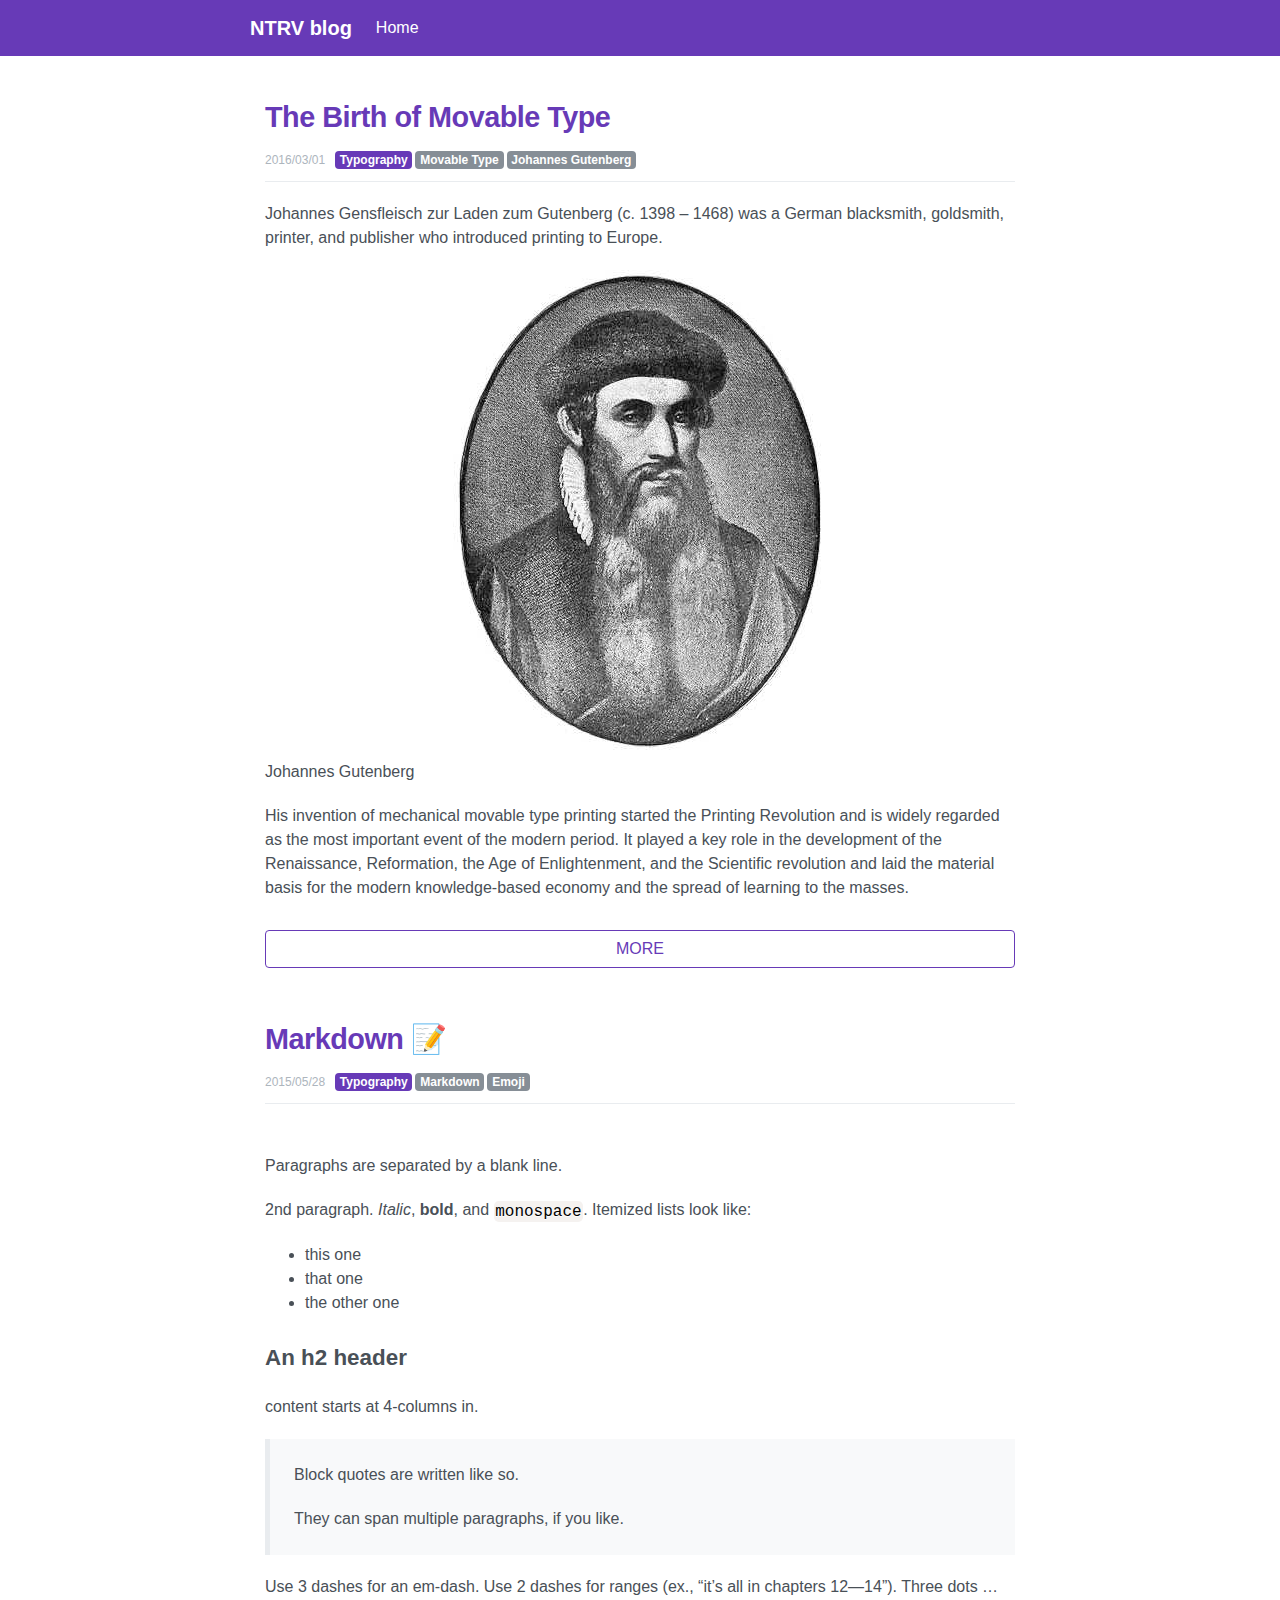
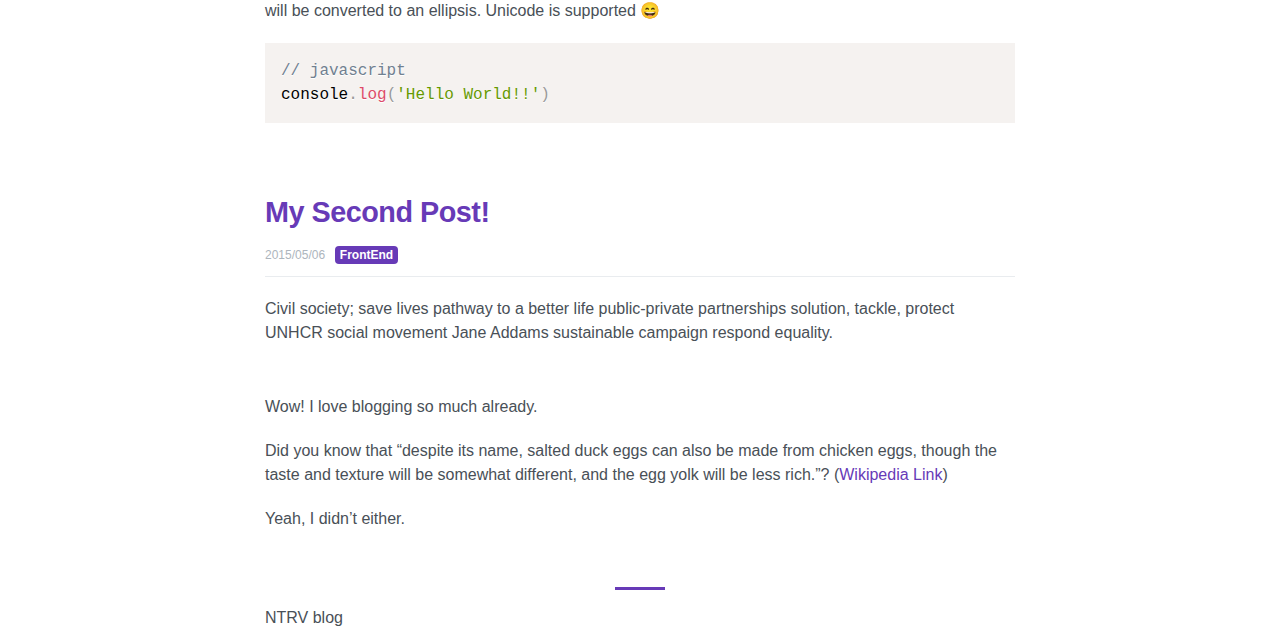
<file: index.html>
<!DOCTYPE html><html lang="en"><head><meta charSet="utf-8"/><meta http-equiv="X-UA-Compatible" content="IE=edge"/><meta name="viewport" content="width=device-width, initial-scale=1.0"/><style data-href="/1.b4185e14bb4dbb481bbd.css">.footer hr{border-color:#f44336;border-width:3px;max-width:50px}

/*!
 * Bootstrap v4.1.3 (https://getbootstrap.com/)
 * Copyright 2011-2018 The Bootstrap Authors
 * Copyright 2011-2018 Twitter, Inc.
 * Licensed under MIT (https://github.com/twbs/bootstrap/blob/master/LICENSE)
 */:root{--blue:#03a9f4;--indigo:#3f51b5;--purple:#673ab7;--pink:#e91e63;--red:#f44336;--orange:#ff5722;--yellow:#ffab00;--green:#8bc34a;--teal:#009688;--cyan:#00bcd4;--white:#fff;--gray:#868e96;--gray-dark:#343a40;--primary:#673ab7;--secondary:#868e96;--success:#8bc34a;--info:#00bcd4;--warning:#ffab00;--danger:#f44336;--light:#f8f9fa;--dark:#343a40;--breakpoint-xs:0;--breakpoint-sm:576px;--breakpoint-md:768px;--breakpoint-lg:992px;--breakpoint-xl:1200px;--font-family-sans-serif:-apple-system,BlinkMacSystemFont,"Segoe UI",Roboto,"Helvetica Neue",Arial,sans-serif,"Apple Color Emoji","Segoe UI Emoji","Segoe UI Symbol";--font-family-monospace:SFMono-Regular,Menlo,Monaco,Consolas,"Liberation Mono","Courier New",monospace}*,:after,:before{box-sizing:border-box}html{font-family:sans-serif;line-height:1.15;-webkit-text-size-adjust:100%;-ms-text-size-adjust:100%;-ms-overflow-style:scrollbar;-webkit-tap-highlight-color:rgba(0,0,0,0)}@-ms-viewport{width:device-width}article,aside,figcaption,figure,footer,header,hgroup,main,nav,section{display:block}body{margin:0;font-family:-apple-system,BlinkMacSystemFont,Segoe UI,Roboto,Helvetica Neue,Arial,sans-serif,Apple Color Emoji,Segoe UI Emoji,Segoe UI Symbol;font-size:1rem;font-weight:400;line-height:1.5;color:#495057;text-align:left;background-color:#fff}[tabindex="-1"]:focus{outline:0!important}hr{box-sizing:content-box;height:0;overflow:visible}h1,h2,h3,h4,h5,h6{margin-top:0;margin-bottom:.5rem}p{margin-top:0;margin-bottom:1rem}abbr[data-original-title],abbr[title]{text-decoration:underline;-webkit-text-decoration:underline dotted;text-decoration:underline dotted;cursor:help;border-bottom:0}address{font-style:normal;line-height:inherit}address,dl,ol,ul{margin-bottom:1rem}dl,ol,ul{margin-top:0}ol ol,ol ul,ul ol,ul ul{margin-bottom:0}dt{font-weight:700}dd{margin-bottom:.5rem;margin-left:0}blockquote{margin:0 0 1rem}dfn{font-style:italic}b,strong{font-weight:bolder}small{font-size:80%}sub,sup{position:relative;font-size:75%;line-height:0;vertical-align:baseline}sub{bottom:-.25em}sup{top:-.5em}a{color:#673ab7;text-decoration:none;background-color:transparent;-webkit-text-decoration-skip:objects}a:hover{color:#46287d;text-decoration:none}a:not([href]):not([tabindex]),a:not([href]):not([tabindex]):focus,a:not([href]):not([tabindex]):hover{color:inherit;text-decoration:none}a:not([href]):not([tabindex]):focus{outline:0}code,kbd,pre,samp{font-family:SFMono-Regular,Menlo,Monaco,Consolas,Liberation Mono,Courier New,monospace;font-size:1em}pre{margin-top:0;margin-bottom:1rem;overflow:auto;-ms-overflow-style:scrollbar}figure{margin:0 0 1rem}img{border-style:none}img,svg{vertical-align:middle}svg{overflow:hidden}table{border-collapse:collapse}caption{padding-top:.75rem;padding-bottom:.75rem;color:#868e96;text-align:left;caption-side:bottom}th{text-align:inherit}label{display:inline-block;margin-bottom:.5rem}button{border-radius:0}button:focus{outline:1px dotted;outline:5px auto -webkit-focus-ring-color}button,input,optgroup,select,textarea{margin:0;font-family:inherit;font-size:inherit;line-height:inherit}button,input{overflow:visible}button,select{text-transform:none}[type=reset],[type=submit],button,html [type=button]{-webkit-appearance:button}[type=button]::-moz-focus-inner,[type=reset]::-moz-focus-inner,[type=submit]::-moz-focus-inner,button::-moz-focus-inner{padding:0;border-style:none}input[type=checkbox],input[type=radio]{box-sizing:border-box;padding:0}input[type=date],input[type=datetime-local],input[type=month],input[type=time]{-webkit-appearance:listbox}textarea{overflow:auto;resize:vertical}fieldset{min-width:0;padding:0;margin:0;border:0}legend{display:block;width:100%;max-width:100%;padding:0;margin-bottom:.5rem;font-size:1.5rem;line-height:inherit;color:inherit;white-space:normal}progress{vertical-align:baseline}[type=number]::-webkit-inner-spin-button,[type=number]::-webkit-outer-spin-button{height:auto}[type=search]{outline-offset:-2px;-webkit-appearance:none}[type=search]::-webkit-search-cancel-button,[type=search]::-webkit-search-decoration{-webkit-appearance:none}::-webkit-file-upload-button{font:inherit;-webkit-appearance:button}output{display:inline-block}summary{display:list-item;cursor:pointer}template{display:none}[hidden]{display:none!important}.h1,.h2,.h3,.h4,.h5,.h6,h1,h2,h3,h4,h5,h6{margin-bottom:.5rem;font-family:inherit;font-weight:800;line-height:1.5;color:inherit}.h1,h1{font-size:1.8rem}.h2,h2{font-size:1.4rem}.h3,h3{font-size:1.2rem}.h4,h4{font-size:1.1rem}.h5,h5{font-size:1.05rem}.h6,h6{font-size:1rem}.lead{font-size:1.25rem;font-weight:300}.display-1{font-size:6rem}.display-1,.display-2{font-weight:300;line-height:1.5}.display-2{font-size:5.5rem}.display-3{font-size:4.5rem}.display-3,.display-4{font-weight:300;line-height:1.5}.display-4{font-size:3.5rem}hr{margin-top:1rem;margin-bottom:1rem;border:0;border-top:1px solid rgba(0,0,0,.1)}.small,small{font-size:80%;font-weight:400}.mark,mark{padding:.2em;background-color:#fcf8e3}.list-inline,.list-unstyled{padding-left:0;list-style:none}.list-inline-item{display:inline-block}.list-inline-item:not(:last-child){margin-right:.5rem}.initialism{font-size:90%;text-transform:uppercase}.blockquote{margin-bottom:1rem;font-size:1.25rem}.blockquote-footer{display:block;font-size:80%;color:#868e96}.blockquote-footer:before{content:"\2014   \A0"}.img-fluid,.img-thumbnail{max-width:100%;height:auto}.img-thumbnail{padding:.25rem;background-color:#fff;border:1px solid #dee2e6;border-radius:.25rem;box-shadow:0 1px 2px rgba(0,0,0,.075)}.figure{display:inline-block}.figure-img{margin-bottom:.5rem;line-height:1}.figure-caption{font-size:90%;color:#868e96}code{font-size:87.5%;color:#e91e63;word-break:break-word}a>code{color:inherit}kbd{padding:.2rem .4rem;font-size:87.5%;color:#fff;background-color:#212529;border-radius:.2rem;box-shadow:inset 0 -.1rem 0 rgba(0,0,0,.25)}kbd kbd{padding:0;font-size:100%;font-weight:700;box-shadow:none}pre{display:block;font-size:87.5%;color:#212529}pre code{font-size:inherit;color:inherit;word-break:normal}.pre-scrollable{max-height:340px;overflow-y:scroll}.container{width:100%;padding-right:15px;padding-left:15px;margin-right:auto;margin-left:auto}@media (min-width:576px){.container{max-width:540px}}@media (min-width:768px){.container{max-width:640px}}@media (min-width:992px){.container{max-width:710px}}@media (min-width:1200px){.container{max-width:780px}}.container-fluid{width:100%;padding-right:15px;padding-left:15px;margin-right:auto;margin-left:auto}.row{display:flex;flex-wrap:wrap;margin-right:-15px;margin-left:-15px}.no-gutters{margin-right:0;margin-left:0}.no-gutters>.col,.no-gutters>[class*=col-]{padding-right:0;padding-left:0}.col,.col-1,.col-2,.col-3,.col-4,.col-5,.col-6,.col-7,.col-8,.col-9,.col-10,.col-11,.col-12,.col-auto,.col-lg,.col-lg-1,.col-lg-2,.col-lg-3,.col-lg-4,.col-lg-5,.col-lg-6,.col-lg-7,.col-lg-8,.col-lg-9,.col-lg-10,.col-lg-11,.col-lg-12,.col-lg-auto,.col-md,.col-md-1,.col-md-2,.col-md-3,.col-md-4,.col-md-5,.col-md-6,.col-md-7,.col-md-8,.col-md-9,.col-md-10,.col-md-11,.col-md-12,.col-md-auto,.col-sm,.col-sm-1,.col-sm-2,.col-sm-3,.col-sm-4,.col-sm-5,.col-sm-6,.col-sm-7,.col-sm-8,.col-sm-9,.col-sm-10,.col-sm-11,.col-sm-12,.col-sm-auto,.col-xl,.col-xl-1,.col-xl-2,.col-xl-3,.col-xl-4,.col-xl-5,.col-xl-6,.col-xl-7,.col-xl-8,.col-xl-9,.col-xl-10,.col-xl-11,.col-xl-12,.col-xl-auto{position:relative;width:100%;min-height:1px;padding-right:15px;padding-left:15px}.col{flex-basis:0;flex-grow:1;max-width:100%}.col-auto{flex:0 0 auto;width:auto;max-width:none}.col-1{flex:0 0 8.33333%;max-width:8.33333%}.col-2{flex:0 0 16.66667%;max-width:16.66667%}.col-3{flex:0 0 25%;max-width:25%}.col-4{flex:0 0 33.33333%;max-width:33.33333%}.col-5{flex:0 0 41.66667%;max-width:41.66667%}.col-6{flex:0 0 50%;max-width:50%}.col-7{flex:0 0 58.33333%;max-width:58.33333%}.col-8{flex:0 0 66.66667%;max-width:66.66667%}.col-9{flex:0 0 75%;max-width:75%}.col-10{flex:0 0 83.33333%;max-width:83.33333%}.col-11{flex:0 0 91.66667%;max-width:91.66667%}.col-12{flex:0 0 100%;max-width:100%}.order-first{order:-1}.order-last{order:13}.order-0{order:0}.order-1{order:1}.order-2{order:2}.order-3{order:3}.order-4{order:4}.order-5{order:5}.order-6{order:6}.order-7{order:7}.order-8{order:8}.order-9{order:9}.order-10{order:10}.order-11{order:11}.order-12{order:12}.offset-1{margin-left:8.33333%}.offset-2{margin-left:16.66667%}.offset-3{margin-left:25%}.offset-4{margin-left:33.33333%}.offset-5{margin-left:41.66667%}.offset-6{margin-left:50%}.offset-7{margin-left:58.33333%}.offset-8{margin-left:66.66667%}.offset-9{margin-left:75%}.offset-10{margin-left:83.33333%}.offset-11{margin-left:91.66667%}@media (min-width:576px){.col-sm{flex-basis:0;flex-grow:1;max-width:100%}.col-sm-auto{flex:0 0 auto;width:auto;max-width:none}.col-sm-1{flex:0 0 8.33333%;max-width:8.33333%}.col-sm-2{flex:0 0 16.66667%;max-width:16.66667%}.col-sm-3{flex:0 0 25%;max-width:25%}.col-sm-4{flex:0 0 33.33333%;max-width:33.33333%}.col-sm-5{flex:0 0 41.66667%;max-width:41.66667%}.col-sm-6{flex:0 0 50%;max-width:50%}.col-sm-7{flex:0 0 58.33333%;max-width:58.33333%}.col-sm-8{flex:0 0 66.66667%;max-width:66.66667%}.col-sm-9{flex:0 0 75%;max-width:75%}.col-sm-10{flex:0 0 83.33333%;max-width:83.33333%}.col-sm-11{flex:0 0 91.66667%;max-width:91.66667%}.col-sm-12{flex:0 0 100%;max-width:100%}.order-sm-first{order:-1}.order-sm-last{order:13}.order-sm-0{order:0}.order-sm-1{order:1}.order-sm-2{order:2}.order-sm-3{order:3}.order-sm-4{order:4}.order-sm-5{order:5}.order-sm-6{order:6}.order-sm-7{order:7}.order-sm-8{order:8}.order-sm-9{order:9}.order-sm-10{order:10}.order-sm-11{order:11}.order-sm-12{order:12}.offset-sm-0{margin-left:0}.offset-sm-1{margin-left:8.33333%}.offset-sm-2{margin-left:16.66667%}.offset-sm-3{margin-left:25%}.offset-sm-4{margin-left:33.33333%}.offset-sm-5{margin-left:41.66667%}.offset-sm-6{margin-left:50%}.offset-sm-7{margin-left:58.33333%}.offset-sm-8{margin-left:66.66667%}.offset-sm-9{margin-left:75%}.offset-sm-10{margin-left:83.33333%}.offset-sm-11{margin-left:91.66667%}}@media (min-width:768px){.col-md{flex-basis:0;flex-grow:1;max-width:100%}.col-md-auto{flex:0 0 auto;width:auto;max-width:none}.col-md-1{flex:0 0 8.33333%;max-width:8.33333%}.col-md-2{flex:0 0 16.66667%;max-width:16.66667%}.col-md-3{flex:0 0 25%;max-width:25%}.col-md-4{flex:0 0 33.33333%;max-width:33.33333%}.col-md-5{flex:0 0 41.66667%;max-width:41.66667%}.col-md-6{flex:0 0 50%;max-width:50%}.col-md-7{flex:0 0 58.33333%;max-width:58.33333%}.col-md-8{flex:0 0 66.66667%;max-width:66.66667%}.col-md-9{flex:0 0 75%;max-width:75%}.col-md-10{flex:0 0 83.33333%;max-width:83.33333%}.col-md-11{flex:0 0 91.66667%;max-width:91.66667%}.col-md-12{flex:0 0 100%;max-width:100%}.order-md-first{order:-1}.order-md-last{order:13}.order-md-0{order:0}.order-md-1{order:1}.order-md-2{order:2}.order-md-3{order:3}.order-md-4{order:4}.order-md-5{order:5}.order-md-6{order:6}.order-md-7{order:7}.order-md-8{order:8}.order-md-9{order:9}.order-md-10{order:10}.order-md-11{order:11}.order-md-12{order:12}.offset-md-0{margin-left:0}.offset-md-1{margin-left:8.33333%}.offset-md-2{margin-left:16.66667%}.offset-md-3{margin-left:25%}.offset-md-4{margin-left:33.33333%}.offset-md-5{margin-left:41.66667%}.offset-md-6{margin-left:50%}.offset-md-7{margin-left:58.33333%}.offset-md-8{margin-left:66.66667%}.offset-md-9{margin-left:75%}.offset-md-10{margin-left:83.33333%}.offset-md-11{margin-left:91.66667%}}@media (min-width:992px){.col-lg{flex-basis:0;flex-grow:1;max-width:100%}.col-lg-auto{flex:0 0 auto;width:auto;max-width:none}.col-lg-1{flex:0 0 8.33333%;max-width:8.33333%}.col-lg-2{flex:0 0 16.66667%;max-width:16.66667%}.col-lg-3{flex:0 0 25%;max-width:25%}.col-lg-4{flex:0 0 33.33333%;max-width:33.33333%}.col-lg-5{flex:0 0 41.66667%;max-width:41.66667%}.col-lg-6{flex:0 0 50%;max-width:50%}.col-lg-7{flex:0 0 58.33333%;max-width:58.33333%}.col-lg-8{flex:0 0 66.66667%;max-width:66.66667%}.col-lg-9{flex:0 0 75%;max-width:75%}.col-lg-10{flex:0 0 83.33333%;max-width:83.33333%}.col-lg-11{flex:0 0 91.66667%;max-width:91.66667%}.col-lg-12{flex:0 0 100%;max-width:100%}.order-lg-first{order:-1}.order-lg-last{order:13}.order-lg-0{order:0}.order-lg-1{order:1}.order-lg-2{order:2}.order-lg-3{order:3}.order-lg-4{order:4}.order-lg-5{order:5}.order-lg-6{order:6}.order-lg-7{order:7}.order-lg-8{order:8}.order-lg-9{order:9}.order-lg-10{order:10}.order-lg-11{order:11}.order-lg-12{order:12}.offset-lg-0{margin-left:0}.offset-lg-1{margin-left:8.33333%}.offset-lg-2{margin-left:16.66667%}.offset-lg-3{margin-left:25%}.offset-lg-4{margin-left:33.33333%}.offset-lg-5{margin-left:41.66667%}.offset-lg-6{margin-left:50%}.offset-lg-7{margin-left:58.33333%}.offset-lg-8{margin-left:66.66667%}.offset-lg-9{margin-left:75%}.offset-lg-10{margin-left:83.33333%}.offset-lg-11{margin-left:91.66667%}}@media (min-width:1200px){.col-xl{flex-basis:0;flex-grow:1;max-width:100%}.col-xl-auto{flex:0 0 auto;width:auto;max-width:none}.col-xl-1{flex:0 0 8.33333%;max-width:8.33333%}.col-xl-2{flex:0 0 16.66667%;max-width:16.66667%}.col-xl-3{flex:0 0 25%;max-width:25%}.col-xl-4{flex:0 0 33.33333%;max-width:33.33333%}.col-xl-5{flex:0 0 41.66667%;max-width:41.66667%}.col-xl-6{flex:0 0 50%;max-width:50%}.col-xl-7{flex:0 0 58.33333%;max-width:58.33333%}.col-xl-8{flex:0 0 66.66667%;max-width:66.66667%}.col-xl-9{flex:0 0 75%;max-width:75%}.col-xl-10{flex:0 0 83.33333%;max-width:83.33333%}.col-xl-11{flex:0 0 91.66667%;max-width:91.66667%}.col-xl-12{flex:0 0 100%;max-width:100%}.order-xl-first{order:-1}.order-xl-last{order:13}.order-xl-0{order:0}.order-xl-1{order:1}.order-xl-2{order:2}.order-xl-3{order:3}.order-xl-4{order:4}.order-xl-5{order:5}.order-xl-6{order:6}.order-xl-7{order:7}.order-xl-8{order:8}.order-xl-9{order:9}.order-xl-10{order:10}.order-xl-11{order:11}.order-xl-12{order:12}.offset-xl-0{margin-left:0}.offset-xl-1{margin-left:8.33333%}.offset-xl-2{margin-left:16.66667%}.offset-xl-3{margin-left:25%}.offset-xl-4{margin-left:33.33333%}.offset-xl-5{margin-left:41.66667%}.offset-xl-6{margin-left:50%}.offset-xl-7{margin-left:58.33333%}.offset-xl-8{margin-left:66.66667%}.offset-xl-9{margin-left:75%}.offset-xl-10{margin-left:83.33333%}.offset-xl-11{margin-left:91.66667%}}.table{width:100%;margin-bottom:1rem;background-color:transparent}.table td,.table th{padding:.75rem;vertical-align:top;border-top:1px solid #dee2e6}.table thead th{vertical-align:bottom;border-bottom:2px solid #dee2e6}.table tbody+tbody{border-top:2px solid #dee2e6}.table .table{background-color:#fff}.table-sm td,.table-sm th{padding:.3rem}.table-bordered,.table-bordered td,.table-bordered th{border:1px solid #dee2e6}.table-bordered thead td,.table-bordered thead th{border-bottom-width:2px}.table-borderless tbody+tbody,.table-borderless td,.table-borderless th,.table-borderless thead th{border:0}.table-striped tbody tr:nth-of-type(odd){background-color:rgba(0,0,0,.05)}.table-hover tbody tr:hover{background-color:rgba(0,0,0,.075)}.table-primary,.table-primary>td,.table-primary>th{background-color:#d4c8eb}.table-hover .table-primary:hover,.table-hover .table-primary:hover>td,.table-hover .table-primary:hover>th{background-color:#c5b5e4}.table-secondary,.table-secondary>td,.table-secondary>th{background-color:#dddfe2}.table-hover .table-secondary:hover,.table-hover .table-secondary:hover>td,.table-hover .table-secondary:hover>th{background-color:#cfd2d6}.table-success,.table-success>td,.table-success>th{background-color:#dfeecc}.table-hover .table-success:hover,.table-hover .table-success:hover>td,.table-hover .table-success:hover>th{background-color:#d3e8b9}.table-info,.table-info>td,.table-info>th{background-color:#b8ecf3}.table-hover .table-info:hover,.table-hover .table-info:hover>td,.table-hover .table-info:hover>th{background-color:#a2e6ef}.table-warning,.table-warning>td,.table-warning>th{background-color:#ffe7b8}.table-hover .table-warning:hover,.table-hover .table-warning:hover>td,.table-hover .table-warning:hover>th{background-color:#ffde9f}.table-danger,.table-danger>td,.table-danger>th{background-color:#fccac7}.table-hover .table-danger:hover,.table-hover .table-danger:hover>td,.table-hover .table-danger:hover>th{background-color:#fbb3af}.table-light,.table-light>td,.table-light>th{background-color:#fdfdfe}.table-hover .table-light:hover,.table-hover .table-light:hover>td,.table-hover .table-light:hover>th{background-color:#ececf6}.table-dark,.table-dark>td,.table-dark>th{background-color:#c6c8ca}.table-hover .table-dark:hover,.table-hover .table-dark:hover>td,.table-hover .table-dark:hover>th{background-color:#b9bbbe}.table-active,.table-active>td,.table-active>th,.table-hover .table-active:hover,.table-hover .table-active:hover>td,.table-hover .table-active:hover>th{background-color:rgba(0,0,0,.075)}.table .thead-dark th{color:#fff;background-color:#212529;border-color:#32383e}.table .thead-light th{color:#495057;background-color:#e9ecef;border-color:#dee2e6}.table-dark{color:#fff;background-color:#212529}.table-dark td,.table-dark th,.table-dark thead th{border-color:#32383e}.table-dark.table-bordered{border:0}.table-dark.table-striped tbody tr:nth-of-type(odd){background-color:hsla(0,0%,100%,.05)}.table-dark.table-hover tbody tr:hover{background-color:hsla(0,0%,100%,.075)}@media (max-width:575.98px){.table-responsive-sm{display:block;width:100%;overflow-x:auto;-webkit-overflow-scrolling:touch;-ms-overflow-style:-ms-autohiding-scrollbar}.table-responsive-sm>.table-bordered{border:0}}@media (max-width:767.98px){.table-responsive-md{display:block;width:100%;overflow-x:auto;-webkit-overflow-scrolling:touch;-ms-overflow-style:-ms-autohiding-scrollbar}.table-responsive-md>.table-bordered{border:0}}@media (max-width:991.98px){.table-responsive-lg{display:block;width:100%;overflow-x:auto;-webkit-overflow-scrolling:touch;-ms-overflow-style:-ms-autohiding-scrollbar}.table-responsive-lg>.table-bordered{border:0}}@media (max-width:1199.98px){.table-responsive-xl{display:block;width:100%;overflow-x:auto;-webkit-overflow-scrolling:touch;-ms-overflow-style:-ms-autohiding-scrollbar}.table-responsive-xl>.table-bordered{border:0}}.table-responsive{display:block;width:100%;overflow-x:auto;-webkit-overflow-scrolling:touch;-ms-overflow-style:-ms-autohiding-scrollbar}.table-responsive>.table-bordered{border:0}.form-control{display:block;width:100%;height:calc(2.25rem + 2px);padding:.375rem .75rem;font-size:1rem;line-height:1.5;color:#495057;background-color:#fff;background-clip:padding-box;border:1px solid #ced4da;border-radius:.25rem;box-shadow:inset 0 1px 1px rgba(0,0,0,.075)}@media screen and (prefers-reduced-motion:reduce){.form-control{transition:none}}.form-control::-ms-expand{background-color:transparent;border:0}.form-control:focus{color:#495057;background-color:#fff;border-color:#ae94dd;outline:0;box-shadow:inset 0 1px 1px rgba(0,0,0,.075),0 0 0 .2rem rgba(103,58,183,.25)}.form-control::-webkit-input-placeholder{color:#868e96;opacity:1}.form-control::-ms-input-placeholder{color:#868e96;opacity:1}.form-control::placeholder{color:#868e96;opacity:1}.form-control:disabled,.form-control[readonly]{background-color:#e9ecef;opacity:1}select.form-control:focus::-ms-value{color:#495057;background-color:#fff}.form-control-file,.form-control-range{display:block;width:100%}.col-form-label{padding-top:calc(.375rem + 1px);padding-bottom:calc(.375rem + 1px);margin-bottom:0;font-size:inherit;line-height:1.5}.col-form-label-lg{padding-top:calc(.5rem + 1px);padding-bottom:calc(.5rem + 1px);font-size:1.25rem;line-height:1.5}.col-form-label-sm{padding-top:calc(.25rem + 1px);padding-bottom:calc(.25rem + 1px);font-size:.875rem;line-height:1.5}.form-control-plaintext{display:block;width:100%;padding-top:.375rem;padding-bottom:.375rem;margin-bottom:0;line-height:1.5;color:#495057;background-color:transparent;border:solid transparent;border-width:1px 0}.form-control-plaintext.form-control-lg,.form-control-plaintext.form-control-sm{padding-right:0;padding-left:0}.form-control-sm{height:calc(1.8125rem + 2px);padding:.25rem .5rem;font-size:.875rem;line-height:1.5;border-radius:.2rem}.form-control-lg{height:calc(2.875rem + 2px);padding:.5rem 1rem;font-size:1.25rem;line-height:1.5;border-radius:.3rem}select.form-control[multiple],select.form-control[size],textarea.form-control{height:auto}.form-group{margin-bottom:1rem}.form-text{display:block;margin-top:.25rem}.form-row{display:flex;flex-wrap:wrap;margin-right:-5px;margin-left:-5px}.form-row>.col,.form-row>[class*=col-]{padding-right:5px;padding-left:5px}.form-check{position:relative;display:block;padding-left:1.25rem}.form-check-input{position:absolute;margin-top:.3rem;margin-left:-1.25rem}.form-check-input:disabled~.form-check-label{color:#868e96}.form-check-label{margin-bottom:0}.form-check-inline{display:inline-flex;align-items:center;padding-left:0;margin-right:.75rem}.form-check-inline .form-check-input{position:static;margin-top:0;margin-right:.3125rem;margin-left:0}.valid-feedback{display:none;width:100%;margin-top:.25rem;font-size:80%;color:#8bc34a}.valid-tooltip{position:absolute;top:100%;z-index:5;display:none;max-width:100%;padding:.25rem .5rem;margin-top:.1rem;font-size:.875rem;line-height:1.5;color:#212529;background-color:rgba(139,195,74,.9);border-radius:.25rem}.custom-select.is-valid,.form-control.is-valid,.was-validated .custom-select:valid,.was-validated .form-control:valid{border-color:#8bc34a}.custom-select.is-valid:focus,.form-control.is-valid:focus,.was-validated .custom-select:valid:focus,.was-validated .form-control:valid:focus{border-color:#8bc34a;box-shadow:0 0 0 .2rem rgba(139,195,74,.25)}.custom-select.is-valid~.valid-feedback,.custom-select.is-valid~.valid-tooltip,.form-control-file.is-valid~.valid-feedback,.form-control-file.is-valid~.valid-tooltip,.form-control.is-valid~.valid-feedback,.form-control.is-valid~.valid-tooltip,.was-validated .custom-select:valid~.valid-feedback,.was-validated .custom-select:valid~.valid-tooltip,.was-validated .form-control-file:valid~.valid-feedback,.was-validated .form-control-file:valid~.valid-tooltip,.was-validated .form-control:valid~.valid-feedback,.was-validated .form-control:valid~.valid-tooltip{display:block}.form-check-input.is-valid~.form-check-label,.was-validated .form-check-input:valid~.form-check-label{color:#8bc34a}.form-check-input.is-valid~.valid-feedback,.form-check-input.is-valid~.valid-tooltip,.was-validated .form-check-input:valid~.valid-feedback,.was-validated .form-check-input:valid~.valid-tooltip{display:block}.custom-control-input.is-valid~.custom-control-label,.was-validated .custom-control-input:valid~.custom-control-label{color:#8bc34a}.custom-control-input.is-valid~.custom-control-label:before,.was-validated .custom-control-input:valid~.custom-control-label:before{background-color:#c8e3aa}.custom-control-input.is-valid~.valid-feedback,.custom-control-input.is-valid~.valid-tooltip,.was-validated .custom-control-input:valid~.valid-feedback,.was-validated .custom-control-input:valid~.valid-tooltip{display:block}.custom-control-input.is-valid:checked~.custom-control-label:before,.was-validated .custom-control-input:valid:checked~.custom-control-label:before{background-color:#a4d070}.custom-control-input.is-valid:focus~.custom-control-label:before,.was-validated .custom-control-input:valid:focus~.custom-control-label:before{box-shadow:0 0 0 1px #fff,0 0 0 .2rem rgba(139,195,74,.25)}.custom-file-input.is-valid~.custom-file-label,.was-validated .custom-file-input:valid~.custom-file-label{border-color:#8bc34a}.custom-file-input.is-valid~.custom-file-label:after,.was-validated .custom-file-input:valid~.custom-file-label:after{border-color:inherit}.custom-file-input.is-valid~.valid-feedback,.custom-file-input.is-valid~.valid-tooltip,.was-validated .custom-file-input:valid~.valid-feedback,.was-validated .custom-file-input:valid~.valid-tooltip{display:block}.custom-file-input.is-valid:focus~.custom-file-label,.was-validated .custom-file-input:valid:focus~.custom-file-label{box-shadow:0 0 0 .2rem rgba(139,195,74,.25)}.invalid-feedback{display:none;width:100%;margin-top:.25rem;font-size:80%;color:#f44336}.invalid-tooltip{position:absolute;top:100%;z-index:5;display:none;max-width:100%;padding:.25rem .5rem;margin-top:.1rem;font-size:.875rem;line-height:1.5;color:#fff;background-color:rgba(244,67,54,.9);border-radius:.25rem}.custom-select.is-invalid,.form-control.is-invalid,.was-validated .custom-select:invalid,.was-validated .form-control:invalid{border-color:#f44336}.custom-select.is-invalid:focus,.form-control.is-invalid:focus,.was-validated .custom-select:invalid:focus,.was-validated .form-control:invalid:focus{border-color:#f44336;box-shadow:0 0 0 .2rem rgba(244,67,54,.25)}.custom-select.is-invalid~.invalid-feedback,.custom-select.is-invalid~.invalid-tooltip,.form-control-file.is-invalid~.invalid-feedback,.form-control-file.is-invalid~.invalid-tooltip,.form-control.is-invalid~.invalid-feedback,.form-control.is-invalid~.invalid-tooltip,.was-validated .custom-select:invalid~.invalid-feedback,.was-validated .custom-select:invalid~.invalid-tooltip,.was-validated .form-control-file:invalid~.invalid-feedback,.was-validated .form-control-file:invalid~.invalid-tooltip,.was-validated .form-control:invalid~.invalid-feedback,.was-validated .form-control:invalid~.invalid-tooltip{display:block}.form-check-input.is-invalid~.form-check-label,.was-validated .form-check-input:invalid~.form-check-label{color:#f44336}.form-check-input.is-invalid~.invalid-feedback,.form-check-input.is-invalid~.invalid-tooltip,.was-validated .form-check-input:invalid~.invalid-feedback,.was-validated .form-check-input:invalid~.invalid-tooltip{display:block}.custom-control-input.is-invalid~.custom-control-label,.was-validated .custom-control-input:invalid~.custom-control-label{color:#f44336}.custom-control-input.is-invalid~.custom-control-label:before,.was-validated .custom-control-input:invalid~.custom-control-label:before{background-color:#fbb4af}.custom-control-input.is-invalid~.invalid-feedback,.custom-control-input.is-invalid~.invalid-tooltip,.was-validated .custom-control-input:invalid~.invalid-feedback,.was-validated .custom-control-input:invalid~.invalid-tooltip{display:block}.custom-control-input.is-invalid:checked~.custom-control-label:before,.was-validated .custom-control-input:invalid:checked~.custom-control-label:before{background-color:#f77066}.custom-control-input.is-invalid:focus~.custom-control-label:before,.was-validated .custom-control-input:invalid:focus~.custom-control-label:before{box-shadow:0 0 0 1px #fff,0 0 0 .2rem rgba(244,67,54,.25)}.custom-file-input.is-invalid~.custom-file-label,.was-validated .custom-file-input:invalid~.custom-file-label{border-color:#f44336}.custom-file-input.is-invalid~.custom-file-label:after,.was-validated .custom-file-input:invalid~.custom-file-label:after{border-color:inherit}.custom-file-input.is-invalid~.invalid-feedback,.custom-file-input.is-invalid~.invalid-tooltip,.was-validated .custom-file-input:invalid~.invalid-feedback,.was-validated .custom-file-input:invalid~.invalid-tooltip{display:block}.custom-file-input.is-invalid:focus~.custom-file-label,.was-validated .custom-file-input:invalid:focus~.custom-file-label{box-shadow:0 0 0 .2rem rgba(244,67,54,.25)}.form-inline{display:flex;flex-flow:row wrap;align-items:center}.form-inline .form-check{width:100%}@media (min-width:576px){.form-inline label{justify-content:center}.form-inline .form-group,.form-inline label{display:flex;align-items:center;margin-bottom:0}.form-inline .form-group{flex:0 0 auto;flex-flow:row wrap}.form-inline .form-control{display:inline-block;width:auto;vertical-align:middle}.form-inline .form-control-plaintext{display:inline-block}.form-inline .custom-select,.form-inline .input-group{width:auto}.form-inline .form-check{display:flex;align-items:center;justify-content:center;width:auto;padding-left:0}.form-inline .form-check-input{position:relative;margin-top:0;margin-right:.25rem;margin-left:0}.form-inline .custom-control{align-items:center;justify-content:center}.form-inline .custom-control-label{margin-bottom:0}}.btn{display:inline-block;font-weight:400;text-align:center;white-space:nowrap;vertical-align:middle;-webkit-user-select:none;-moz-user-select:none;-ms-user-select:none;user-select:none;border:1px solid transparent;padding:.375rem .75rem;font-size:1rem;line-height:1.5;border-radius:.25rem}@media screen and (prefers-reduced-motion:reduce){.btn{transition:none}}.btn:focus,.btn:hover{text-decoration:none}.btn.focus,.btn:focus{outline:0;box-shadow:0 0 0 .2rem rgba(103,58,183,.25)}.btn.disabled,.btn:disabled{opacity:.65;box-shadow:none}.btn:not(:disabled):not(.disabled){cursor:pointer}.btn:not(:disabled):not(.disabled).active,.btn:not(:disabled):not(.disabled):active{box-shadow:inset 0 3px 5px rgba(0,0,0,.125)}.btn:not(:disabled):not(.disabled).active:focus,.btn:not(:disabled):not(.disabled):active:focus{box-shadow:0 0 0 .2rem rgba(103,58,183,.25),inset 0 3px 5px rgba(0,0,0,.125)}a.btn.disabled,fieldset:disabled a.btn{pointer-events:none}.btn-primary{color:#fff;background-color:#673ab7;border-color:#673ab7;box-shadow:inset 0 1px 0 hsla(0,0%,100%,.15),0 1px 1px rgba(0,0,0,.075)}.btn-primary:hover{color:#fff;background-color:#57319a;border-color:#512e90}.btn-primary.focus,.btn-primary:focus{box-shadow:inset 0 1px 0 hsla(0,0%,100%,.15),0 1px 1px rgba(0,0,0,.075),0 0 0 .2rem rgba(103,58,183,.5)}.btn-primary.disabled,.btn-primary:disabled{color:#fff;background-color:#673ab7;border-color:#673ab7}.btn-primary:not(:disabled):not(.disabled).active,.btn-primary:not(:disabled):not(.disabled):active,.show>.btn-primary.dropdown-toggle{color:#fff;background-color:#512e90;border-color:#4c2b87}.btn-primary:not(:disabled):not(.disabled).active:focus,.btn-primary:not(:disabled):not(.disabled):active:focus,.show>.btn-primary.dropdown-toggle:focus{box-shadow:inset 0 3px 5px rgba(0,0,0,.125),0 0 0 .2rem rgba(103,58,183,.5)}.btn-secondary{color:#fff;background-color:#868e96;border-color:#868e96;box-shadow:inset 0 1px 0 hsla(0,0%,100%,.15),0 1px 1px rgba(0,0,0,.075)}.btn-secondary:hover{color:#fff;background-color:#727b84;border-color:#6c757d}.btn-secondary.focus,.btn-secondary:focus{box-shadow:inset 0 1px 0 hsla(0,0%,100%,.15),0 1px 1px rgba(0,0,0,.075),0 0 0 .2rem rgba(134,142,150,.5)}.btn-secondary.disabled,.btn-secondary:disabled{color:#fff;background-color:#868e96;border-color:#868e96}.btn-secondary:not(:disabled):not(.disabled).active,.btn-secondary:not(:disabled):not(.disabled):active,.show>.btn-secondary.dropdown-toggle{color:#fff;background-color:#6c757d;border-color:#666e76}.btn-secondary:not(:disabled):not(.disabled).active:focus,.btn-secondary:not(:disabled):not(.disabled):active:focus,.show>.btn-secondary.dropdown-toggle:focus{box-shadow:inset 0 3px 5px rgba(0,0,0,.125),0 0 0 .2rem rgba(134,142,150,.5)}.btn-success{color:#212529;background-color:#8bc34a;border-color:#8bc34a;box-shadow:inset 0 1px 0 hsla(0,0%,100%,.15),0 1px 1px rgba(0,0,0,.075)}.btn-success:hover{color:#fff;background-color:#78ad39;border-color:#71a436}.btn-success.focus,.btn-success:focus{box-shadow:inset 0 1px 0 hsla(0,0%,100%,.15),0 1px 1px rgba(0,0,0,.075),0 0 0 .2rem rgba(139,195,74,.5)}.btn-success.disabled,.btn-success:disabled{color:#212529;background-color:#8bc34a;border-color:#8bc34a}.btn-success:not(:disabled):not(.disabled).active,.btn-success:not(:disabled):not(.disabled):active,.show>.btn-success.dropdown-toggle{color:#fff;background-color:#71a436;border-color:#6a9a33}.btn-success:not(:disabled):not(.disabled).active:focus,.btn-success:not(:disabled):not(.disabled):active:focus,.show>.btn-success.dropdown-toggle:focus{box-shadow:inset 0 3px 5px rgba(0,0,0,.125),0 0 0 .2rem rgba(139,195,74,.5)}.btn-info{color:#fff;background-color:#00bcd4;border-color:#00bcd4;box-shadow:inset 0 1px 0 hsla(0,0%,100%,.15),0 1px 1px rgba(0,0,0,.075)}.btn-info:hover{color:#fff;background-color:#009aae;border-color:#008fa1}.btn-info.focus,.btn-info:focus{box-shadow:inset 0 1px 0 hsla(0,0%,100%,.15),0 1px 1px rgba(0,0,0,.075),0 0 0 .2rem rgba(0,188,212,.5)}.btn-info.disabled,.btn-info:disabled{color:#fff;background-color:#00bcd4;border-color:#00bcd4}.btn-info:not(:disabled):not(.disabled).active,.btn-info:not(:disabled):not(.disabled):active,.show>.btn-info.dropdown-toggle{color:#fff;background-color:#008fa1;border-color:#008394}.btn-info:not(:disabled):not(.disabled).active:focus,.btn-info:not(:disabled):not(.disabled):active:focus,.show>.btn-info.dropdown-toggle:focus{box-shadow:inset 0 3px 5px rgba(0,0,0,.125),0 0 0 .2rem rgba(0,188,212,.5)}.btn-warning{color:#212529;background-color:#ffab00;border-color:#ffab00;box-shadow:inset 0 1px 0 hsla(0,0%,100%,.15),0 1px 1px rgba(0,0,0,.075)}.btn-warning:hover{color:#212529;background-color:#d99100;border-color:#cc8900}.btn-warning.focus,.btn-warning:focus{box-shadow:inset 0 1px 0 hsla(0,0%,100%,.15),0 1px 1px rgba(0,0,0,.075),0 0 0 .2rem rgba(255,171,0,.5)}.btn-warning.disabled,.btn-warning:disabled{color:#212529;background-color:#ffab00;border-color:#ffab00}.btn-warning:not(:disabled):not(.disabled).active,.btn-warning:not(:disabled):not(.disabled):active,.show>.btn-warning.dropdown-toggle{color:#fff;background-color:#cc8900;border-color:#bf8000}.btn-warning:not(:disabled):not(.disabled).active:focus,.btn-warning:not(:disabled):not(.disabled):active:focus,.show>.btn-warning.dropdown-toggle:focus{box-shadow:inset 0 3px 5px rgba(0,0,0,.125),0 0 0 .2rem rgba(255,171,0,.5)}.btn-danger{color:#fff;background-color:#f44336;border-color:#f44336;box-shadow:inset 0 1px 0 hsla(0,0%,100%,.15),0 1px 1px rgba(0,0,0,.075)}.btn-danger:hover{color:#fff;background-color:#f22112;border-color:#ea1c0d}.btn-danger.focus,.btn-danger:focus{box-shadow:inset 0 1px 0 hsla(0,0%,100%,.15),0 1px 1px rgba(0,0,0,.075),0 0 0 .2rem rgba(244,67,54,.5)}.btn-danger.disabled,.btn-danger:disabled{color:#fff;background-color:#f44336;border-color:#f44336}.btn-danger:not(:disabled):not(.disabled).active,.btn-danger:not(:disabled):not(.disabled):active,.show>.btn-danger.dropdown-toggle{color:#fff;background-color:#ea1c0d;border-color:#de1b0c}.btn-danger:not(:disabled):not(.disabled).active:focus,.btn-danger:not(:disabled):not(.disabled):active:focus,.show>.btn-danger.dropdown-toggle:focus{box-shadow:inset 0 3px 5px rgba(0,0,0,.125),0 0 0 .2rem rgba(244,67,54,.5)}.btn-light{color:#212529;background-color:#f8f9fa;border-color:#f8f9fa;box-shadow:inset 0 1px 0 hsla(0,0%,100%,.15),0 1px 1px rgba(0,0,0,.075)}.btn-light:hover{color:#212529;background-color:#e2e6ea;border-color:#dae0e5}.btn-light.focus,.btn-light:focus{box-shadow:inset 0 1px 0 hsla(0,0%,100%,.15),0 1px 1px rgba(0,0,0,.075),0 0 0 .2rem rgba(248,249,250,.5)}.btn-light.disabled,.btn-light:disabled{color:#212529;background-color:#f8f9fa;border-color:#f8f9fa}.btn-light:not(:disabled):not(.disabled).active,.btn-light:not(:disabled):not(.disabled):active,.show>.btn-light.dropdown-toggle{color:#212529;background-color:#dae0e5;border-color:#d3d9df}.btn-light:not(:disabled):not(.disabled).active:focus,.btn-light:not(:disabled):not(.disabled):active:focus,.show>.btn-light.dropdown-toggle:focus{box-shadow:inset 0 3px 5px rgba(0,0,0,.125),0 0 0 .2rem rgba(248,249,250,.5)}.btn-dark{color:#fff;background-color:#343a40;border-color:#343a40;box-shadow:inset 0 1px 0 hsla(0,0%,100%,.15),0 1px 1px rgba(0,0,0,.075)}.btn-dark:hover{color:#fff;background-color:#23272b;border-color:#1d2124}.btn-dark.focus,.btn-dark:focus{box-shadow:inset 0 1px 0 hsla(0,0%,100%,.15),0 1px 1px rgba(0,0,0,.075),0 0 0 .2rem rgba(52,58,64,.5)}.btn-dark.disabled,.btn-dark:disabled{color:#fff;background-color:#343a40;border-color:#343a40}.btn-dark:not(:disabled):not(.disabled).active,.btn-dark:not(:disabled):not(.disabled):active,.show>.btn-dark.dropdown-toggle{color:#fff;background-color:#1d2124;border-color:#171a1d}.btn-dark:not(:disabled):not(.disabled).active:focus,.btn-dark:not(:disabled):not(.disabled):active:focus,.show>.btn-dark.dropdown-toggle:focus{box-shadow:inset 0 3px 5px rgba(0,0,0,.125),0 0 0 .2rem rgba(52,58,64,.5)}.btn-outline-primary{color:#673ab7;background-color:transparent;background-image:none;border-color:#673ab7}.btn-outline-primary:hover{color:#fff;background-color:#673ab7;border-color:#673ab7}.btn-outline-primary.focus,.btn-outline-primary:focus{box-shadow:0 0 0 .2rem rgba(103,58,183,.5)}.btn-outline-primary.disabled,.btn-outline-primary:disabled{color:#673ab7;background-color:transparent}.btn-outline-primary:not(:disabled):not(.disabled).active,.btn-outline-primary:not(:disabled):not(.disabled):active,.show>.btn-outline-primary.dropdown-toggle{color:#fff;background-color:#673ab7;border-color:#673ab7}.btn-outline-primary:not(:disabled):not(.disabled).active:focus,.btn-outline-primary:not(:disabled):not(.disabled):active:focus,.show>.btn-outline-primary.dropdown-toggle:focus{box-shadow:inset 0 3px 5px rgba(0,0,0,.125),0 0 0 .2rem rgba(103,58,183,.5)}.btn-outline-secondary{color:#868e96;background-color:transparent;background-image:none;border-color:#868e96}.btn-outline-secondary:hover{color:#fff;background-color:#868e96;border-color:#868e96}.btn-outline-secondary.focus,.btn-outline-secondary:focus{box-shadow:0 0 0 .2rem rgba(134,142,150,.5)}.btn-outline-secondary.disabled,.btn-outline-secondary:disabled{color:#868e96;background-color:transparent}.btn-outline-secondary:not(:disabled):not(.disabled).active,.btn-outline-secondary:not(:disabled):not(.disabled):active,.show>.btn-outline-secondary.dropdown-toggle{color:#fff;background-color:#868e96;border-color:#868e96}.btn-outline-secondary:not(:disabled):not(.disabled).active:focus,.btn-outline-secondary:not(:disabled):not(.disabled):active:focus,.show>.btn-outline-secondary.dropdown-toggle:focus{box-shadow:inset 0 3px 5px rgba(0,0,0,.125),0 0 0 .2rem rgba(134,142,150,.5)}.btn-outline-success{color:#8bc34a;background-color:transparent;background-image:none;border-color:#8bc34a}.btn-outline-success:hover{color:#212529;background-color:#8bc34a;border-color:#8bc34a}.btn-outline-success.focus,.btn-outline-success:focus{box-shadow:0 0 0 .2rem rgba(139,195,74,.5)}.btn-outline-success.disabled,.btn-outline-success:disabled{color:#8bc34a;background-color:transparent}.btn-outline-success:not(:disabled):not(.disabled).active,.btn-outline-success:not(:disabled):not(.disabled):active,.show>.btn-outline-success.dropdown-toggle{color:#212529;background-color:#8bc34a;border-color:#8bc34a}.btn-outline-success:not(:disabled):not(.disabled).active:focus,.btn-outline-success:not(:disabled):not(.disabled):active:focus,.show>.btn-outline-success.dropdown-toggle:focus{box-shadow:inset 0 3px 5px rgba(0,0,0,.125),0 0 0 .2rem rgba(139,195,74,.5)}.btn-outline-info{color:#00bcd4;background-color:transparent;background-image:none;border-color:#00bcd4}.btn-outline-info:hover{color:#fff;background-color:#00bcd4;border-color:#00bcd4}.btn-outline-info.focus,.btn-outline-info:focus{box-shadow:0 0 0 .2rem rgba(0,188,212,.5)}.btn-outline-info.disabled,.btn-outline-info:disabled{color:#00bcd4;background-color:transparent}.btn-outline-info:not(:disabled):not(.disabled).active,.btn-outline-info:not(:disabled):not(.disabled):active,.show>.btn-outline-info.dropdown-toggle{color:#fff;background-color:#00bcd4;border-color:#00bcd4}.btn-outline-info:not(:disabled):not(.disabled).active:focus,.btn-outline-info:not(:disabled):not(.disabled):active:focus,.show>.btn-outline-info.dropdown-toggle:focus{box-shadow:inset 0 3px 5px rgba(0,0,0,.125),0 0 0 .2rem rgba(0,188,212,.5)}.btn-outline-warning{color:#ffab00;background-color:transparent;background-image:none;border-color:#ffab00}.btn-outline-warning:hover{color:#212529;background-color:#ffab00;border-color:#ffab00}.btn-outline-warning.focus,.btn-outline-warning:focus{box-shadow:0 0 0 .2rem rgba(255,171,0,.5)}.btn-outline-warning.disabled,.btn-outline-warning:disabled{color:#ffab00;background-color:transparent}.btn-outline-warning:not(:disabled):not(.disabled).active,.btn-outline-warning:not(:disabled):not(.disabled):active,.show>.btn-outline-warning.dropdown-toggle{color:#212529;background-color:#ffab00;border-color:#ffab00}.btn-outline-warning:not(:disabled):not(.disabled).active:focus,.btn-outline-warning:not(:disabled):not(.disabled):active:focus,.show>.btn-outline-warning.dropdown-toggle:focus{box-shadow:inset 0 3px 5px rgba(0,0,0,.125),0 0 0 .2rem rgba(255,171,0,.5)}.btn-outline-danger{color:#f44336;background-color:transparent;background-image:none;border-color:#f44336}.btn-outline-danger:hover{color:#fff;background-color:#f44336;border-color:#f44336}.btn-outline-danger.focus,.btn-outline-danger:focus{box-shadow:0 0 0 .2rem rgba(244,67,54,.5)}.btn-outline-danger.disabled,.btn-outline-danger:disabled{color:#f44336;background-color:transparent}.btn-outline-danger:not(:disabled):not(.disabled).active,.btn-outline-danger:not(:disabled):not(.disabled):active,.show>.btn-outline-danger.dropdown-toggle{color:#fff;background-color:#f44336;border-color:#f44336}.btn-outline-danger:not(:disabled):not(.disabled).active:focus,.btn-outline-danger:not(:disabled):not(.disabled):active:focus,.show>.btn-outline-danger.dropdown-toggle:focus{box-shadow:inset 0 3px 5px rgba(0,0,0,.125),0 0 0 .2rem rgba(244,67,54,.5)}.btn-outline-light{color:#f8f9fa;background-color:transparent;background-image:none;border-color:#f8f9fa}.btn-outline-light:hover{color:#212529;background-color:#f8f9fa;border-color:#f8f9fa}.btn-outline-light.focus,.btn-outline-light:focus{box-shadow:0 0 0 .2rem rgba(248,249,250,.5)}.btn-outline-light.disabled,.btn-outline-light:disabled{color:#f8f9fa;background-color:transparent}.btn-outline-light:not(:disabled):not(.disabled).active,.btn-outline-light:not(:disabled):not(.disabled):active,.show>.btn-outline-light.dropdown-toggle{color:#212529;background-color:#f8f9fa;border-color:#f8f9fa}.btn-outline-light:not(:disabled):not(.disabled).active:focus,.btn-outline-light:not(:disabled):not(.disabled):active:focus,.show>.btn-outline-light.dropdown-toggle:focus{box-shadow:inset 0 3px 5px rgba(0,0,0,.125),0 0 0 .2rem rgba(248,249,250,.5)}.btn-outline-dark{color:#343a40;background-color:transparent;background-image:none;border-color:#343a40}.btn-outline-dark:hover{color:#fff;background-color:#343a40;border-color:#343a40}.btn-outline-dark.focus,.btn-outline-dark:focus{box-shadow:0 0 0 .2rem rgba(52,58,64,.5)}.btn-outline-dark.disabled,.btn-outline-dark:disabled{color:#343a40;background-color:transparent}.btn-outline-dark:not(:disabled):not(.disabled).active,.btn-outline-dark:not(:disabled):not(.disabled):active,.show>.btn-outline-dark.dropdown-toggle{color:#fff;background-color:#343a40;border-color:#343a40}.btn-outline-dark:not(:disabled):not(.disabled).active:focus,.btn-outline-dark:not(:disabled):not(.disabled):active:focus,.show>.btn-outline-dark.dropdown-toggle:focus{box-shadow:inset 0 3px 5px rgba(0,0,0,.125),0 0 0 .2rem rgba(52,58,64,.5)}.btn-link{font-weight:400;color:#673ab7;background-color:transparent}.btn-link:hover{color:#46287d;text-decoration:none;background-color:transparent;border-color:transparent}.btn-link.focus,.btn-link:focus{text-decoration:none;border-color:transparent;box-shadow:none}.btn-link.disabled,.btn-link:disabled{color:#868e96;pointer-events:none}.btn-group-lg>.btn,.btn-lg{padding:.5rem 1rem;font-size:1.25rem;line-height:1.5;border-radius:.3rem}.btn-group-sm>.btn,.btn-sm{padding:.25rem .5rem;font-size:.875rem;line-height:1.5;border-radius:.2rem}.btn-block{display:block;width:100%}.btn-block+.btn-block{margin-top:.5rem}input[type=button].btn-block,input[type=reset].btn-block,input[type=submit].btn-block{width:100%}@media screen and (prefers-reduced-motion:reduce){.fade{transition:none}}.fade:not(.show){opacity:0}.collapse:not(.show){display:none}.collapsing{position:relative;height:0;overflow:hidden}@media screen and (prefers-reduced-motion:reduce){.collapsing{transition:none}}.dropdown,.dropleft,.dropright,.dropup{position:relative}.dropdown-toggle:after{display:inline-block;width:0;height:0;margin-left:.255em;vertical-align:.255em;content:"";border-top:.3em solid;border-right:.3em solid transparent;border-bottom:0;border-left:.3em solid transparent}.dropdown-toggle:empty:after{margin-left:0}.dropdown-menu{position:absolute;top:100%;left:0;z-index:1000;display:none;float:left;min-width:10rem;padding:.5rem 0;margin:.125rem 0 0;font-size:1rem;color:#495057;text-align:left;list-style:none;background-color:#fff;background-clip:padding-box;border:1px solid rgba(0,0,0,.15);border-radius:.25rem;box-shadow:0 .5rem 1rem rgba(0,0,0,.175)}.dropdown-menu-right{right:0;left:auto}.dropup .dropdown-menu{top:auto;bottom:100%;margin-top:0;margin-bottom:.125rem}.dropup .dropdown-toggle:after{display:inline-block;width:0;height:0;margin-left:.255em;vertical-align:.255em;content:"";border-top:0;border-right:.3em solid transparent;border-bottom:.3em solid;border-left:.3em solid transparent}.dropup .dropdown-toggle:empty:after{margin-left:0}.dropright .dropdown-menu{top:0;right:auto;left:100%;margin-top:0;margin-left:.125rem}.dropright .dropdown-toggle:after{display:inline-block;width:0;height:0;margin-left:.255em;vertical-align:.255em;content:"";border-top:.3em solid transparent;border-right:0;border-bottom:.3em solid transparent;border-left:.3em solid}.dropright .dropdown-toggle:empty:after{margin-left:0}.dropright .dropdown-toggle:after{vertical-align:0}.dropleft .dropdown-menu{top:0;right:100%;left:auto;margin-top:0;margin-right:.125rem}.dropleft .dropdown-toggle:after{display:inline-block;width:0;height:0;margin-left:.255em;vertical-align:.255em;content:"";display:none}.dropleft .dropdown-toggle:before{display:inline-block;width:0;height:0;margin-right:.255em;vertical-align:.255em;content:"";border-top:.3em solid transparent;border-right:.3em solid;border-bottom:.3em solid transparent}.dropleft .dropdown-toggle:empty:after{margin-left:0}.dropleft .dropdown-toggle:before{vertical-align:0}.dropdown-menu[x-placement^=bottom],.dropdown-menu[x-placement^=left],.dropdown-menu[x-placement^=right],.dropdown-menu[x-placement^=top]{right:auto;bottom:auto}.dropdown-divider{height:0;margin:.5rem 0;overflow:hidden;border-top:1px solid #e9ecef}.dropdown-item{display:block;width:100%;padding:.25rem 1.5rem;clear:both;font-weight:400;color:#212529;text-align:inherit;white-space:nowrap;background-color:transparent;border:0}.dropdown-item:focus,.dropdown-item:hover{color:#16181b;text-decoration:none;background-color:#f8f9fa}.dropdown-item.active,.dropdown-item:active{color:#fff;text-decoration:none;background-color:#673ab7}.dropdown-item.disabled,.dropdown-item:disabled{color:#868e96;background-color:transparent}.dropdown-menu.show{display:block}.dropdown-header{display:block;padding:.5rem 1.5rem;margin-bottom:0;font-size:.875rem;color:#868e96;white-space:nowrap}.dropdown-item-text{display:block;padding:.25rem 1.5rem;color:#212529}.btn-group,.btn-group-vertical{position:relative;display:inline-flex;vertical-align:middle}.btn-group-vertical>.btn,.btn-group>.btn{position:relative;flex:0 1 auto}.btn-group-vertical>.btn.active,.btn-group-vertical>.btn:active,.btn-group-vertical>.btn:focus,.btn-group-vertical>.btn:hover,.btn-group>.btn.active,.btn-group>.btn:active,.btn-group>.btn:focus,.btn-group>.btn:hover{z-index:1}.btn-group-vertical .btn+.btn,.btn-group-vertical .btn+.btn-group,.btn-group-vertical .btn-group+.btn,.btn-group-vertical .btn-group+.btn-group,.btn-group .btn+.btn,.btn-group .btn+.btn-group,.btn-group .btn-group+.btn,.btn-group .btn-group+.btn-group{margin-left:-1px}.btn-toolbar{display:flex;flex-wrap:wrap;justify-content:flex-start}.btn-toolbar .input-group{width:auto}.btn-group>.btn:first-child{margin-left:0}.btn-group>.btn-group:not(:last-child)>.btn,.btn-group>.btn:not(:last-child):not(.dropdown-toggle){border-top-right-radius:0;border-bottom-right-radius:0}.btn-group>.btn-group:not(:first-child)>.btn,.btn-group>.btn:not(:first-child){border-top-left-radius:0;border-bottom-left-radius:0}.dropdown-toggle-split{padding-right:.5625rem;padding-left:.5625rem}.dropdown-toggle-split:after,.dropright .dropdown-toggle-split:after,.dropup .dropdown-toggle-split:after{margin-left:0}.dropleft .dropdown-toggle-split:before{margin-right:0}.btn-group-sm>.btn+.dropdown-toggle-split,.btn-sm+.dropdown-toggle-split{padding-right:.375rem;padding-left:.375rem}.btn-group-lg>.btn+.dropdown-toggle-split,.btn-lg+.dropdown-toggle-split{padding-right:.75rem;padding-left:.75rem}.btn-group.show .dropdown-toggle{box-shadow:inset 0 3px 5px rgba(0,0,0,.125)}.btn-group.show .dropdown-toggle.btn-link{box-shadow:none}.btn-group-vertical{flex-direction:column;align-items:flex-start;justify-content:center}.btn-group-vertical .btn,.btn-group-vertical .btn-group{width:100%}.btn-group-vertical>.btn+.btn,.btn-group-vertical>.btn+.btn-group,.btn-group-vertical>.btn-group+.btn,.btn-group-vertical>.btn-group+.btn-group{margin-top:-1px;margin-left:0}.btn-group-vertical>.btn-group:not(:last-child)>.btn,.btn-group-vertical>.btn:not(:last-child):not(.dropdown-toggle){border-bottom-right-radius:0;border-bottom-left-radius:0}.btn-group-vertical>.btn-group:not(:first-child)>.btn,.btn-group-vertical>.btn:not(:first-child){border-top-left-radius:0;border-top-right-radius:0}.btn-group-toggle>.btn,.btn-group-toggle>.btn-group>.btn{margin-bottom:0}.btn-group-toggle>.btn-group>.btn input[type=checkbox],.btn-group-toggle>.btn-group>.btn input[type=radio],.btn-group-toggle>.btn input[type=checkbox],.btn-group-toggle>.btn input[type=radio]{position:absolute;clip:rect(0,0,0,0);pointer-events:none}.input-group{position:relative;display:flex;flex-wrap:wrap;align-items:stretch;width:100%}.input-group>.custom-file,.input-group>.custom-select,.input-group>.form-control{position:relative;flex:1 1 auto;width:1%;margin-bottom:0}.input-group>.custom-file+.custom-file,.input-group>.custom-file+.custom-select,.input-group>.custom-file+.form-control,.input-group>.custom-select+.custom-file,.input-group>.custom-select+.custom-select,.input-group>.custom-select+.form-control,.input-group>.form-control+.custom-file,.input-group>.form-control+.custom-select,.input-group>.form-control+.form-control{margin-left:-1px}.input-group>.custom-file .custom-file-input:focus~.custom-file-label,.input-group>.custom-select:focus,.input-group>.form-control:focus{z-index:3}.input-group>.custom-file .custom-file-input:focus{z-index:4}.input-group>.custom-select:not(:last-child),.input-group>.form-control:not(:last-child){border-top-right-radius:0;border-bottom-right-radius:0}.input-group>.custom-select:not(:first-child),.input-group>.form-control:not(:first-child){border-top-left-radius:0;border-bottom-left-radius:0}.input-group>.custom-file{display:flex;align-items:center}.input-group>.custom-file:not(:last-child) .custom-file-label,.input-group>.custom-file:not(:last-child) .custom-file-label:after{border-top-right-radius:0;border-bottom-right-radius:0}.input-group>.custom-file:not(:first-child) .custom-file-label{border-top-left-radius:0;border-bottom-left-radius:0}.input-group-append,.input-group-prepend{display:flex}.input-group-append .btn,.input-group-prepend .btn{position:relative;z-index:2}.input-group-append .btn+.btn,.input-group-append .btn+.input-group-text,.input-group-append .input-group-text+.btn,.input-group-append .input-group-text+.input-group-text,.input-group-prepend .btn+.btn,.input-group-prepend .btn+.input-group-text,.input-group-prepend .input-group-text+.btn,.input-group-prepend .input-group-text+.input-group-text{margin-left:-1px}.input-group-prepend{margin-right:-1px}.input-group-append{margin-left:-1px}.input-group-text{display:flex;align-items:center;padding:.375rem .75rem;margin-bottom:0;font-size:1rem;font-weight:400;line-height:1.5;color:#495057;text-align:center;white-space:nowrap;background-color:#e9ecef;border:1px solid #ced4da;border-radius:.25rem}.input-group-text input[type=checkbox],.input-group-text input[type=radio]{margin-top:0}.input-group-lg>.form-control,.input-group-lg>.input-group-append>.btn,.input-group-lg>.input-group-append>.input-group-text,.input-group-lg>.input-group-prepend>.btn,.input-group-lg>.input-group-prepend>.input-group-text{height:calc(2.875rem + 2px);padding:.5rem 1rem;font-size:1.25rem;line-height:1.5;border-radius:.3rem}.input-group-sm>.form-control,.input-group-sm>.input-group-append>.btn,.input-group-sm>.input-group-append>.input-group-text,.input-group-sm>.input-group-prepend>.btn,.input-group-sm>.input-group-prepend>.input-group-text{height:calc(1.8125rem + 2px);padding:.25rem .5rem;font-size:.875rem;line-height:1.5;border-radius:.2rem}.input-group>.input-group-append:last-child>.btn:not(:last-child):not(.dropdown-toggle),.input-group>.input-group-append:last-child>.input-group-text:not(:last-child),.input-group>.input-group-append:not(:last-child)>.btn,.input-group>.input-group-append:not(:last-child)>.input-group-text,.input-group>.input-group-prepend>.btn,.input-group>.input-group-prepend>.input-group-text{border-top-right-radius:0;border-bottom-right-radius:0}.input-group>.input-group-append>.btn,.input-group>.input-group-append>.input-group-text,.input-group>.input-group-prepend:first-child>.btn:not(:first-child),.input-group>.input-group-prepend:first-child>.input-group-text:not(:first-child),.input-group>.input-group-prepend:not(:first-child)>.btn,.input-group>.input-group-prepend:not(:first-child)>.input-group-text{border-top-left-radius:0;border-bottom-left-radius:0}.custom-control{position:relative;display:block;min-height:1.5rem;padding-left:1.5rem}.custom-control-inline{display:inline-flex;margin-right:1rem}.custom-control-input{position:absolute;z-index:-1;opacity:0}.custom-control-input:checked~.custom-control-label:before{color:#fff;background-color:#673ab7;box-shadow:none}.custom-control-input:focus~.custom-control-label:before{box-shadow:0 0 0 1px #fff,0 0 0 .2rem rgba(103,58,183,.25)}.custom-control-input:active~.custom-control-label:before{color:#fff;background-color:#cbbae9;box-shadow:none}.custom-control-input:disabled~.custom-control-label{color:#868e96}.custom-control-input:disabled~.custom-control-label:before{background-color:#e9ecef}.custom-control-label{position:relative;margin-bottom:0}.custom-control-label:before{pointer-events:none;-webkit-user-select:none;-moz-user-select:none;-ms-user-select:none;user-select:none;background-color:#dee2e6;box-shadow:inset 0 .25rem .25rem rgba(0,0,0,.1)}.custom-control-label:after,.custom-control-label:before{position:absolute;top:.25rem;left:-1.5rem;display:block;width:1rem;height:1rem;content:""}.custom-control-label:after{background-repeat:no-repeat;background-position:50%;background-size:50% 50%}.custom-checkbox .custom-control-label:before{border-radius:.25rem}.custom-checkbox .custom-control-input:checked~.custom-control-label:before{background-color:#673ab7}.custom-checkbox .custom-control-input:checked~.custom-control-label:after{background-image:url("data:image/svg+xml;charset=utf8,%3Csvg xmlns='http://www.w3.org/2000/svg' viewBox='0 0 8 8'%3E%3Cpath fill='%23fff' d='M6.564.75l-3.59 3.612-1.538-1.55L0 4.26 2.974 7.25 8 2.193z'/%3E%3C/svg%3E")}.custom-checkbox .custom-control-input:indeterminate~.custom-control-label:before{background-color:#673ab7;box-shadow:none}.custom-checkbox .custom-control-input:indeterminate~.custom-control-label:after{background-image:url("data:image/svg+xml;charset=utf8,%3Csvg xmlns='http://www.w3.org/2000/svg' viewBox='0 0 4 4'%3E%3Cpath stroke='%23fff' d='M0 2h4'/%3E%3C/svg%3E")}.custom-checkbox .custom-control-input:disabled:checked~.custom-control-label:before{background-color:rgba(103,58,183,.5)}.custom-checkbox .custom-control-input:disabled:indeterminate~.custom-control-label:before{background-color:rgba(103,58,183,.5)}.custom-radio .custom-control-label:before{border-radius:50%}.custom-radio .custom-control-input:checked~.custom-control-label:before{background-color:#673ab7}.custom-radio .custom-control-input:checked~.custom-control-label:after{background-image:url("data:image/svg+xml;charset=utf8,%3Csvg xmlns='http://www.w3.org/2000/svg' viewBox='-4 -4 8 8'%3E%3Ccircle r='3' fill='%23fff'/%3E%3C/svg%3E")}.custom-radio .custom-control-input:disabled:checked~.custom-control-label:before{background-color:rgba(103,58,183,.5)}.custom-select{display:inline-block;width:100%;height:calc(2.25rem + 2px);padding:.375rem 1.75rem .375rem .75rem;line-height:1.5;color:#495057;vertical-align:middle;background:#fff url("data:image/svg+xml;charset=utf8,%3Csvg xmlns='http://www.w3.org/2000/svg' viewBox='0 0 4 5'%3E%3Cpath fill='%23343a40' d='M2 0L0 2h4zm0 5L0 3h4z'/%3E%3C/svg%3E") no-repeat right .75rem center;background-size:8px 10px;border:1px solid #ced4da;border-radius:.25rem;box-shadow:inset 0 1px 2px rgba(0,0,0,.075);-webkit-appearance:none;-moz-appearance:none;appearance:none}.custom-select:focus{border-color:#ae94dd;outline:0;box-shadow:inset 0 1px 2px rgba(0,0,0,.075),0 0 0 .2rem rgba(174,148,221,.5)}.custom-select:focus::-ms-value{color:#495057;background-color:#fff}.custom-select[multiple],.custom-select[size]:not([size="1"]){height:auto;padding-right:.75rem;background-image:none}.custom-select:disabled{color:#868e96;background-color:#e9ecef}.custom-select::-ms-expand{opacity:0}.custom-select-sm{height:calc(1.8125rem + 2px);font-size:75%}.custom-select-lg,.custom-select-sm{padding-top:.375rem;padding-bottom:.375rem}.custom-select-lg{height:calc(2.875rem + 2px);font-size:125%}.custom-file{display:inline-block;margin-bottom:0}.custom-file,.custom-file-input{position:relative;width:100%;height:calc(2.25rem + 2px)}.custom-file-input{z-index:2;margin:0;opacity:0}.custom-file-input:focus~.custom-file-label{border-color:#ae94dd;box-shadow:0 0 0 .2rem rgba(103,58,183,.25)}.custom-file-input:focus~.custom-file-label:after{border-color:#ae94dd}.custom-file-input:disabled~.custom-file-label{background-color:#e9ecef}.custom-file-input:lang(en)~.custom-file-label:after{content:"Browse"}.custom-file-label{left:0;z-index:1;height:calc(2.25rem + 2px);background-color:#fff;border:1px solid #ced4da;border-radius:.25rem;box-shadow:inset 0 1px 1px rgba(0,0,0,.075)}.custom-file-label,.custom-file-label:after{position:absolute;top:0;right:0;padding:.375rem .75rem;line-height:1.5;color:#495057}.custom-file-label:after{bottom:0;z-index:3;display:block;height:2.25rem;content:"Browse";background-color:#e9ecef;border-left:1px solid #ced4da;border-radius:0 .25rem .25rem 0}.custom-range{width:100%;padding-left:0;background-color:transparent;-webkit-appearance:none;-moz-appearance:none;appearance:none}.custom-range:focus{outline:none}.custom-range:focus::-webkit-slider-thumb{box-shadow:0 0 0 1px #fff,0 0 0 .2rem rgba(103,58,183,.25)}.custom-range:focus::-moz-range-thumb{box-shadow:0 0 0 1px #fff,0 0 0 .2rem rgba(103,58,183,.25)}.custom-range:focus::-ms-thumb{box-shadow:0 0 0 1px #fff,0 0 0 .2rem rgba(103,58,183,.25)}.custom-range::-moz-focus-outer{border:0}.custom-range::-webkit-slider-thumb{width:1rem;height:1rem;margin-top:-.25rem;background-color:#673ab7;border:0;border-radius:1rem;box-shadow:0 .1rem .25rem rgba(0,0,0,.1);-webkit-appearance:none;appearance:none}@media screen and (prefers-reduced-motion:reduce){.custom-range::-webkit-slider-thumb{transition:none}}.custom-range::-webkit-slider-thumb:active{background-color:#cbbae9}.custom-range::-webkit-slider-runnable-track{width:100%;height:.5rem;color:transparent;cursor:pointer;background-color:#dee2e6;border-color:transparent;border-radius:1rem;box-shadow:inset 0 .25rem .25rem rgba(0,0,0,.1)}.custom-range::-moz-range-thumb{width:1rem;height:1rem;background-color:#673ab7;border:0;border-radius:1rem;box-shadow:0 .1rem .25rem rgba(0,0,0,.1);-moz-appearance:none;appearance:none}@media screen and (prefers-reduced-motion:reduce){.custom-range::-moz-range-thumb{transition:none}}.custom-range::-moz-range-thumb:active{background-color:#cbbae9}.custom-range::-moz-range-track{width:100%;height:.5rem;color:transparent;cursor:pointer;background-color:#dee2e6;border-color:transparent;border-radius:1rem;box-shadow:inset 0 .25rem .25rem rgba(0,0,0,.1)}.custom-range::-ms-thumb{width:1rem;height:1rem;margin-top:0;margin-right:.2rem;margin-left:.2rem;background-color:#673ab7;border:0;border-radius:1rem;box-shadow:0 .1rem .25rem rgba(0,0,0,.1);appearance:none}@media screen and (prefers-reduced-motion:reduce){.custom-range::-ms-thumb{transition:none}}.custom-range::-ms-thumb:active{background-color:#cbbae9}.custom-range::-ms-track{width:100%;height:.5rem;color:transparent;cursor:pointer;background-color:transparent;border-color:transparent;border-width:.5rem;box-shadow:inset 0 .25rem .25rem rgba(0,0,0,.1)}.custom-range::-ms-fill-lower,.custom-range::-ms-fill-upper{background-color:#dee2e6;border-radius:1rem}.custom-range::-ms-fill-upper{margin-right:15px}@media screen and (prefers-reduced-motion:reduce){.custom-control-label:before,.custom-file-label,.custom-select{transition:none}}.nav{display:flex;flex-wrap:wrap;padding-left:0;margin-bottom:0;list-style:none}.nav-link{display:block;padding:.5rem 1rem}.nav-link:focus,.nav-link:hover{text-decoration:none}.nav-link.disabled{color:#868e96}.nav-tabs{border-bottom:1px solid #dee2e6}.nav-tabs .nav-item{margin-bottom:-1px}.nav-tabs .nav-link{border:1px solid transparent;border-top-left-radius:.25rem;border-top-right-radius:.25rem}.nav-tabs .nav-link:focus,.nav-tabs .nav-link:hover{border-color:#e9ecef #e9ecef #dee2e6}.nav-tabs .nav-link.disabled{color:#868e96;background-color:transparent;border-color:transparent}.nav-tabs .nav-item.show .nav-link,.nav-tabs .nav-link.active{color:#495057;background-color:#fff;border-color:#dee2e6 #dee2e6 #fff}.nav-tabs .dropdown-menu{margin-top:-1px;border-top-left-radius:0;border-top-right-radius:0}.nav-pills .nav-link{border-radius:.25rem}.nav-pills .nav-link.active,.nav-pills .show>.nav-link{color:#fff;background-color:#673ab7}.nav-fill .nav-item{flex:1 1 auto;text-align:center}.nav-justified .nav-item{flex-basis:0;flex-grow:1;text-align:center}.tab-content>.tab-pane{display:none}.tab-content>.active{display:block}.navbar{position:relative;padding:.5rem 1rem}.navbar,.navbar>.container,.navbar>.container-fluid{display:flex;flex-wrap:wrap;align-items:center;justify-content:space-between}.navbar-brand{display:inline-block;padding-top:.3125rem;padding-bottom:.3125rem;margin-right:1rem;font-size:1.25rem;line-height:inherit;white-space:nowrap}.navbar-brand:focus,.navbar-brand:hover{text-decoration:none}.navbar-nav{display:flex;flex-direction:column;padding-left:0;margin-bottom:0;list-style:none}.navbar-nav .nav-link{padding-right:0;padding-left:0}.navbar-nav .dropdown-menu{position:static;float:none}.navbar-text{display:inline-block;padding-top:.5rem;padding-bottom:.5rem}.navbar-collapse{flex-basis:100%;flex-grow:1;align-items:center}.navbar-toggler{padding:.25rem .75rem;font-size:1.25rem;line-height:1;background-color:transparent;border:1px solid transparent;border-radius:.25rem}.navbar-toggler:focus,.navbar-toggler:hover{text-decoration:none}.navbar-toggler:not(:disabled):not(.disabled){cursor:pointer}.navbar-toggler-icon{display:inline-block;width:1.5em;height:1.5em;vertical-align:middle;content:"";background:no-repeat 50%;background-size:100% 100%}@media (max-width:575.98px){.navbar-expand-sm>.container,.navbar-expand-sm>.container-fluid{padding-right:0;padding-left:0}}@media (min-width:576px){.navbar-expand-sm{flex-flow:row nowrap;justify-content:flex-start}.navbar-expand-sm .navbar-nav{flex-direction:row}.navbar-expand-sm .navbar-nav .dropdown-menu{position:absolute}.navbar-expand-sm .navbar-nav .nav-link{padding-right:.5rem;padding-left:.5rem}.navbar-expand-sm>.container,.navbar-expand-sm>.container-fluid{flex-wrap:nowrap}.navbar-expand-sm .navbar-collapse{display:flex!important;flex-basis:auto}.navbar-expand-sm .navbar-toggler{display:none}}@media (max-width:767.98px){.navbar-expand-md>.container,.navbar-expand-md>.container-fluid{padding-right:0;padding-left:0}}@media (min-width:768px){.navbar-expand-md{flex-flow:row nowrap;justify-content:flex-start}.navbar-expand-md .navbar-nav{flex-direction:row}.navbar-expand-md .navbar-nav .dropdown-menu{position:absolute}.navbar-expand-md .navbar-nav .nav-link{padding-right:.5rem;padding-left:.5rem}.navbar-expand-md>.container,.navbar-expand-md>.container-fluid{flex-wrap:nowrap}.navbar-expand-md .navbar-collapse{display:flex!important;flex-basis:auto}.navbar-expand-md .navbar-toggler{display:none}}@media (max-width:991.98px){.navbar-expand-lg>.container,.navbar-expand-lg>.container-fluid{padding-right:0;padding-left:0}}@media (min-width:992px){.navbar-expand-lg{flex-flow:row nowrap;justify-content:flex-start}.navbar-expand-lg .navbar-nav{flex-direction:row}.navbar-expand-lg .navbar-nav .dropdown-menu{position:absolute}.navbar-expand-lg .navbar-nav .nav-link{padding-right:.5rem;padding-left:.5rem}.navbar-expand-lg>.container,.navbar-expand-lg>.container-fluid{flex-wrap:nowrap}.navbar-expand-lg .navbar-collapse{display:flex!important;flex-basis:auto}.navbar-expand-lg .navbar-toggler{display:none}}@media (max-width:1199.98px){.navbar-expand-xl>.container,.navbar-expand-xl>.container-fluid{padding-right:0;padding-left:0}}@media (min-width:1200px){.navbar-expand-xl{flex-flow:row nowrap;justify-content:flex-start}.navbar-expand-xl .navbar-nav{flex-direction:row}.navbar-expand-xl .navbar-nav .dropdown-menu{position:absolute}.navbar-expand-xl .navbar-nav .nav-link{padding-right:.5rem;padding-left:.5rem}.navbar-expand-xl>.container,.navbar-expand-xl>.container-fluid{flex-wrap:nowrap}.navbar-expand-xl .navbar-collapse{display:flex!important;flex-basis:auto}.navbar-expand-xl .navbar-toggler{display:none}}.navbar-expand{flex-flow:row nowrap;justify-content:flex-start}.navbar-expand>.container,.navbar-expand>.container-fluid{padding-right:0;padding-left:0}.navbar-expand .navbar-nav{flex-direction:row}.navbar-expand .navbar-nav .dropdown-menu{position:absolute}.navbar-expand .navbar-nav .nav-link{padding-right:.5rem;padding-left:.5rem}.navbar-expand>.container,.navbar-expand>.container-fluid{flex-wrap:nowrap}.navbar-expand .navbar-collapse{display:flex!important;flex-basis:auto}.navbar-expand .navbar-toggler{display:none}.navbar-light .navbar-brand,.navbar-light .navbar-brand:focus,.navbar-light .navbar-brand:hover{color:rgba(0,0,0,.9)}.navbar-light .navbar-nav .nav-link{color:rgba(0,0,0,.5)}.navbar-light .navbar-nav .nav-link:focus,.navbar-light .navbar-nav .nav-link:hover{color:rgba(0,0,0,.7)}.navbar-light .navbar-nav .nav-link.disabled{color:rgba(0,0,0,.3)}.navbar-light .navbar-nav .active>.nav-link,.navbar-light .navbar-nav .nav-link.active,.navbar-light .navbar-nav .nav-link.show,.navbar-light .navbar-nav .show>.nav-link{color:rgba(0,0,0,.9)}.navbar-light .navbar-toggler{color:rgba(0,0,0,.5);border-color:rgba(0,0,0,.1)}.navbar-light .navbar-toggler-icon{background-image:url("data:image/svg+xml;charset=utf8,%3Csvg viewBox='0 0 30 30' xmlns='http://www.w3.org/2000/svg'%3E%3Cpath stroke='rgba(0, 0, 0, 0.5)' stroke-width='2' stroke-linecap='round' stroke-miterlimit='10' d='M4 7h22M4 15h22M4 23h22'/%3E%3C/svg%3E")}.navbar-light .navbar-text{color:rgba(0,0,0,.5)}.navbar-light .navbar-text a,.navbar-light .navbar-text a:focus,.navbar-light .navbar-text a:hover{color:rgba(0,0,0,.9)}.navbar-dark .navbar-brand,.navbar-dark .navbar-brand:focus,.navbar-dark .navbar-brand:hover{color:#fff}.navbar-dark .navbar-nav .nav-link{color:hsla(0,0%,100%,.5)}.navbar-dark .navbar-nav .nav-link:focus,.navbar-dark .navbar-nav .nav-link:hover{color:hsla(0,0%,100%,.75)}.navbar-dark .navbar-nav .nav-link.disabled{color:hsla(0,0%,100%,.25)}.navbar-dark .navbar-nav .active>.nav-link,.navbar-dark .navbar-nav .nav-link.active,.navbar-dark .navbar-nav .nav-link.show,.navbar-dark .navbar-nav .show>.nav-link{color:#fff}.navbar-dark .navbar-toggler{color:hsla(0,0%,100%,.5);border-color:hsla(0,0%,100%,.1)}.navbar-dark .navbar-toggler-icon{background-image:url("data:image/svg+xml;charset=utf8,%3Csvg viewBox='0 0 30 30' xmlns='http://www.w3.org/2000/svg'%3E%3Cpath stroke='rgba(255, 255, 255, 0.5)' stroke-width='2' stroke-linecap='round' stroke-miterlimit='10' d='M4 7h22M4 15h22M4 23h22'/%3E%3C/svg%3E")}.navbar-dark .navbar-text{color:hsla(0,0%,100%,.5)}.navbar-dark .navbar-text a,.navbar-dark .navbar-text a:focus,.navbar-dark .navbar-text a:hover{color:#fff}.card{position:relative;display:flex;flex-direction:column;min-width:0;word-wrap:break-word;background-color:#fff;background-clip:border-box;border:1px solid rgba(0,0,0,.125);border-radius:.25rem}.card>hr{margin-right:0;margin-left:0}.card>.list-group:first-child .list-group-item:first-child{border-top-left-radius:.25rem;border-top-right-radius:.25rem}.card>.list-group:last-child .list-group-item:last-child{border-bottom-right-radius:.25rem;border-bottom-left-radius:.25rem}.card-body{flex:1 1 auto;padding:1.25rem}.card-title{margin-bottom:.75rem}.card-subtitle{margin-top:-.375rem}.card-subtitle,.card-text:last-child{margin-bottom:0}.card-link:hover{text-decoration:none}.card-link+.card-link{margin-left:1.25rem}.card-header{padding:.75rem 1.25rem;margin-bottom:0;background-color:rgba(0,0,0,.03);border-bottom:1px solid rgba(0,0,0,.125)}.card-header:first-child{border-radius:calc(.25rem - 1px) calc(.25rem - 1px) 0 0}.card-header+.list-group .list-group-item:first-child{border-top:0}.card-footer{padding:.75rem 1.25rem;background-color:rgba(0,0,0,.03);border-top:1px solid rgba(0,0,0,.125)}.card-footer:last-child{border-radius:0 0 calc(.25rem - 1px) calc(.25rem - 1px)}.card-header-tabs{margin-bottom:-.75rem;border-bottom:0}.card-header-pills,.card-header-tabs{margin-right:-.625rem;margin-left:-.625rem}.card-img-overlay{position:absolute;top:0;right:0;bottom:0;left:0;padding:1.25rem}.card-img{width:100%;border-radius:calc(.25rem - 1px)}.card-img-top{width:100%;border-top-left-radius:calc(.25rem - 1px);border-top-right-radius:calc(.25rem - 1px)}.card-img-bottom{width:100%;border-bottom-right-radius:calc(.25rem - 1px);border-bottom-left-radius:calc(.25rem - 1px)}.card-deck{display:flex;flex-direction:column}.card-deck .card{margin-bottom:15px}@media (min-width:576px){.card-deck{flex-flow:row wrap;margin-right:-15px;margin-left:-15px}.card-deck .card{display:flex;flex:1 0;flex-direction:column;margin-right:15px;margin-bottom:0;margin-left:15px}}.card-group{display:flex;flex-direction:column}.card-group>.card{margin-bottom:15px}@media (min-width:576px){.card-group{flex-flow:row wrap}.card-group>.card{flex:1 0;margin-bottom:0}.card-group>.card+.card{margin-left:0;border-left:0}.card-group>.card:first-child{border-top-right-radius:0;border-bottom-right-radius:0}.card-group>.card:first-child .card-header,.card-group>.card:first-child .card-img-top{border-top-right-radius:0}.card-group>.card:first-child .card-footer,.card-group>.card:first-child .card-img-bottom{border-bottom-right-radius:0}.card-group>.card:last-child{border-top-left-radius:0;border-bottom-left-radius:0}.card-group>.card:last-child .card-header,.card-group>.card:last-child .card-img-top{border-top-left-radius:0}.card-group>.card:last-child .card-footer,.card-group>.card:last-child .card-img-bottom{border-bottom-left-radius:0}.card-group>.card:only-child{border-radius:.25rem}.card-group>.card:only-child .card-header,.card-group>.card:only-child .card-img-top{border-top-left-radius:.25rem;border-top-right-radius:.25rem}.card-group>.card:only-child .card-footer,.card-group>.card:only-child .card-img-bottom{border-bottom-right-radius:.25rem;border-bottom-left-radius:.25rem}.card-group>.card:not(:first-child):not(:last-child):not(:only-child),.card-group>.card:not(:first-child):not(:last-child):not(:only-child) .card-footer,.card-group>.card:not(:first-child):not(:last-child):not(:only-child) .card-header,.card-group>.card:not(:first-child):not(:last-child):not(:only-child) .card-img-bottom,.card-group>.card:not(:first-child):not(:last-child):not(:only-child) .card-img-top{border-radius:0}}.card-columns .card{margin-bottom:.75rem}@media (min-width:576px){.card-columns{-webkit-column-count:3;column-count:3;-webkit-column-gap:1.25rem;column-gap:1.25rem;orphans:1;widows:1}.card-columns .card{display:inline-block;width:100%}}.accordion .card:not(:first-of-type):not(:last-of-type){border-bottom:0;border-radius:0}.accordion .card:not(:first-of-type) .card-header:first-child{border-radius:0}.accordion .card:first-of-type{border-bottom:0;border-bottom-right-radius:0;border-bottom-left-radius:0}.accordion .card:last-of-type{border-top-left-radius:0;border-top-right-radius:0}.breadcrumb{display:flex;flex-wrap:wrap;padding:.75rem 1rem;margin-bottom:1rem;list-style:none;background-color:#e9ecef;border-radius:.25rem}.breadcrumb-item+.breadcrumb-item{padding-left:.5rem}.breadcrumb-item+.breadcrumb-item:before{display:inline-block;padding-right:.5rem;color:#868e96;content:"/"}.breadcrumb-item+.breadcrumb-item:hover:before{text-decoration:underline;text-decoration:none}.breadcrumb-item.active{color:#868e96}.pagination{display:flex;padding-left:0;list-style:none;border-radius:.25rem}.page-link{position:relative;display:block;padding:.5rem .75rem;margin-left:-1px;line-height:1.25;color:#673ab7;background-color:#fff;border:1px solid #dee2e6}.page-link:hover{z-index:2;color:#46287d;text-decoration:none;background-color:#e9ecef;border-color:#dee2e6}.page-link:focus{z-index:2;outline:0;box-shadow:0 0 0 .2rem rgba(103,58,183,.25)}.page-link:not(:disabled):not(.disabled){cursor:pointer}.page-item:first-child .page-link{margin-left:0;border-top-left-radius:.25rem;border-bottom-left-radius:.25rem}.page-item:last-child .page-link{border-top-right-radius:.25rem;border-bottom-right-radius:.25rem}.page-item.active .page-link{z-index:1;color:#fff;background-color:#673ab7;border-color:#673ab7}.page-item.disabled .page-link{color:#868e96;pointer-events:none;cursor:auto;background-color:#fff;border-color:#dee2e6}.pagination-lg .page-link{padding:.75rem 1.5rem;font-size:1.25rem;line-height:1.5}.pagination-lg .page-item:first-child .page-link{border-top-left-radius:.3rem;border-bottom-left-radius:.3rem}.pagination-lg .page-item:last-child .page-link{border-top-right-radius:.3rem;border-bottom-right-radius:.3rem}.pagination-sm .page-link{padding:.25rem .5rem;font-size:.875rem;line-height:1.5}.pagination-sm .page-item:first-child .page-link{border-top-left-radius:.2rem;border-bottom-left-radius:.2rem}.pagination-sm .page-item:last-child .page-link{border-top-right-radius:.2rem;border-bottom-right-radius:.2rem}.badge{display:inline-block;padding:.25em .4em;font-size:75%;font-weight:700;line-height:1;text-align:center;white-space:nowrap;vertical-align:baseline;border-radius:.25rem}.badge:empty{display:none}.btn .badge{position:relative;top:-1px}.badge-pill{padding-right:.6em;padding-left:.6em;border-radius:10rem}.badge-primary{color:#fff;background-color:#673ab7}.badge-primary[href]:focus,.badge-primary[href]:hover{color:#fff;text-decoration:none;background-color:#512e90}.badge-secondary{color:#fff;background-color:#868e96}.badge-secondary[href]:focus,.badge-secondary[href]:hover{color:#fff;text-decoration:none;background-color:#6c757d}.badge-success{color:#212529;background-color:#8bc34a}.badge-success[href]:focus,.badge-success[href]:hover{color:#212529;text-decoration:none;background-color:#71a436}.badge-info{color:#fff;background-color:#00bcd4}.badge-info[href]:focus,.badge-info[href]:hover{color:#fff;text-decoration:none;background-color:#008fa1}.badge-warning{color:#212529;background-color:#ffab00}.badge-warning[href]:focus,.badge-warning[href]:hover{color:#212529;text-decoration:none;background-color:#cc8900}.badge-danger{color:#fff;background-color:#f44336}.badge-danger[href]:focus,.badge-danger[href]:hover{color:#fff;text-decoration:none;background-color:#ea1c0d}.badge-light{color:#212529;background-color:#f8f9fa}.badge-light[href]:focus,.badge-light[href]:hover{color:#212529;text-decoration:none;background-color:#dae0e5}.badge-dark{color:#fff;background-color:#343a40}.badge-dark[href]:focus,.badge-dark[href]:hover{color:#fff;text-decoration:none;background-color:#1d2124}.jumbotron{padding:2rem 1rem;margin-bottom:2rem;background-color:#e9ecef;border-radius:.3rem}@media (min-width:576px){.jumbotron{padding:4rem 2rem}}.jumbotron-fluid{padding-right:0;padding-left:0;border-radius:0}.alert{position:relative;padding:.75rem 1.25rem;margin-bottom:1rem;border:1px solid transparent;border-radius:.25rem}.alert-heading{color:inherit}.alert-link{font-weight:700}.alert-dismissible{padding-right:4rem}.alert-dismissible .close{position:absolute;top:0;right:0;padding:.75rem 1.25rem;color:inherit}.alert-primary{color:#361e5f;background-color:#e1d8f1;border-color:#d4c8eb}.alert-primary hr{border-top-color:#c5b5e4}.alert-primary .alert-link{color:#201238}.alert-secondary{color:#464a4e;background-color:#e7e8ea;border-color:#dddfe2}.alert-secondary hr{border-top-color:#cfd2d6}.alert-secondary .alert-link{color:#2e3133}.alert-success{color:#486526;background-color:#e8f3db;border-color:#dfeecc}.alert-success hr{border-top-color:#d3e8b9}.alert-success .alert-link{color:#2e4018}.alert-info{color:#00626e;background-color:#ccf2f6;border-color:#b8ecf3}.alert-info hr{border-top-color:#a2e6ef}.alert-info .alert-link{color:#00353b}.alert-warning{color:#855900;background-color:#fec;border-color:#ffe7b8}.alert-warning hr{border-top-color:#ffde9f}.alert-warning .alert-link{color:#523700}.alert-danger{color:#7f231c;background-color:#fdd9d7;border-color:#fccac7}.alert-danger hr{border-top-color:#fbb3af}.alert-danger .alert-link{color:#551713}.alert-light{color:#818182;background-color:#fefefe;border-color:#fdfdfe}.alert-light hr{border-top-color:#ececf6}.alert-light .alert-link{color:#686868}.alert-dark{color:#1b1e21;background-color:#d6d8d9;border-color:#c6c8ca}.alert-dark hr{border-top-color:#b9bbbe}.alert-dark .alert-link{color:#040505}@-webkit-keyframes progress-bar-stripes{0%{background-position:1rem 0}to{background-position:0 0}}@keyframes progress-bar-stripes{0%{background-position:1rem 0}to{background-position:0 0}}.progress{display:flex;height:1rem;overflow:hidden;font-size:.75rem;background-color:#e9ecef;border-radius:.25rem;box-shadow:inset 0 .1rem .1rem rgba(0,0,0,.1)}.progress-bar{display:flex;flex-direction:column;justify-content:center;color:#fff;text-align:center;white-space:nowrap;background-color:#673ab7}@media screen and (prefers-reduced-motion:reduce){.progress-bar{transition:none}}.progress-bar-striped{background-image:linear-gradient(45deg,hsla(0,0%,100%,.15) 25%,transparent 0,transparent 50%,hsla(0,0%,100%,.15) 0,hsla(0,0%,100%,.15) 75%,transparent 0,transparent);background-size:1rem 1rem}.progress-bar-animated{-webkit-animation:progress-bar-stripes 1s linear infinite;animation:progress-bar-stripes 1s linear infinite}.media{display:flex;align-items:flex-start}.media-body{flex:1 1}.list-group{display:flex;flex-direction:column;padding-left:0;margin-bottom:0}.list-group-item-action{width:100%;color:#495057;text-align:inherit}.list-group-item-action:focus,.list-group-item-action:hover{color:#495057;text-decoration:none;background-color:#f8f9fa}.list-group-item-action:active{color:#495057;background-color:#e9ecef}.list-group-item{position:relative;display:block;padding:.75rem 1.25rem;margin-bottom:-1px;background-color:#fff;border:1px solid rgba(0,0,0,.125)}.list-group-item:first-child{border-top-left-radius:.25rem;border-top-right-radius:.25rem}.list-group-item:last-child{margin-bottom:0;border-bottom-right-radius:.25rem;border-bottom-left-radius:.25rem}.list-group-item:focus,.list-group-item:hover{z-index:1;text-decoration:none}.list-group-item.disabled,.list-group-item:disabled{color:#868e96;background-color:#fff}.list-group-item.active{z-index:2;color:#fff;background-color:#673ab7;border-color:#673ab7}.list-group-flush .list-group-item{border-right:0;border-left:0;border-radius:0}.list-group-flush:first-child .list-group-item:first-child{border-top:0}.list-group-flush:last-child .list-group-item:last-child{border-bottom:0}.list-group-item-primary{color:#361e5f;background-color:#d4c8eb}.list-group-item-primary.list-group-item-action:focus,.list-group-item-primary.list-group-item-action:hover{color:#361e5f;background-color:#c5b5e4}.list-group-item-primary.list-group-item-action.active{color:#fff;background-color:#361e5f;border-color:#361e5f}.list-group-item-secondary{color:#464a4e;background-color:#dddfe2}.list-group-item-secondary.list-group-item-action:focus,.list-group-item-secondary.list-group-item-action:hover{color:#464a4e;background-color:#cfd2d6}.list-group-item-secondary.list-group-item-action.active{color:#fff;background-color:#464a4e;border-color:#464a4e}.list-group-item-success{color:#486526;background-color:#dfeecc}.list-group-item-success.list-group-item-action:focus,.list-group-item-success.list-group-item-action:hover{color:#486526;background-color:#d3e8b9}.list-group-item-success.list-group-item-action.active{color:#fff;background-color:#486526;border-color:#486526}.list-group-item-info{color:#00626e;background-color:#b8ecf3}.list-group-item-info.list-group-item-action:focus,.list-group-item-info.list-group-item-action:hover{color:#00626e;background-color:#a2e6ef}.list-group-item-info.list-group-item-action.active{color:#fff;background-color:#00626e;border-color:#00626e}.list-group-item-warning{color:#855900;background-color:#ffe7b8}.list-group-item-warning.list-group-item-action:focus,.list-group-item-warning.list-group-item-action:hover{color:#855900;background-color:#ffde9f}.list-group-item-warning.list-group-item-action.active{color:#fff;background-color:#855900;border-color:#855900}.list-group-item-danger{color:#7f231c;background-color:#fccac7}.list-group-item-danger.list-group-item-action:focus,.list-group-item-danger.list-group-item-action:hover{color:#7f231c;background-color:#fbb3af}.list-group-item-danger.list-group-item-action.active{color:#fff;background-color:#7f231c;border-color:#7f231c}.list-group-item-light{color:#818182;background-color:#fdfdfe}.list-group-item-light.list-group-item-action:focus,.list-group-item-light.list-group-item-action:hover{color:#818182;background-color:#ececf6}.list-group-item-light.list-group-item-action.active{color:#fff;background-color:#818182;border-color:#818182}.list-group-item-dark{color:#1b1e21;background-color:#c6c8ca}.list-group-item-dark.list-group-item-action:focus,.list-group-item-dark.list-group-item-action:hover{color:#1b1e21;background-color:#b9bbbe}.list-group-item-dark.list-group-item-action.active{color:#fff;background-color:#1b1e21;border-color:#1b1e21}.close{float:right;font-size:1.5rem;font-weight:700;line-height:1;color:#000;text-shadow:0 1px 0 #fff;opacity:.5}.close:not(:disabled):not(.disabled){cursor:pointer}.close:not(:disabled):not(.disabled):focus,.close:not(:disabled):not(.disabled):hover{color:#000;text-decoration:none;opacity:.75}button.close{padding:0;background-color:transparent;border:0;-webkit-appearance:none}.modal-open{overflow:hidden}.modal-open .modal{overflow-x:hidden;overflow-y:auto}.modal{position:fixed;top:0;right:0;bottom:0;left:0;z-index:1050;display:none;overflow:hidden;outline:0}.modal-dialog{position:relative;width:auto;margin:.5rem;pointer-events:none}.modal.fade .modal-dialog{-webkit-transform:translateY(-25%);transform:translateY(-25%)}@media screen and (prefers-reduced-motion:reduce){.modal.fade .modal-dialog{transition:none}}.modal.show .modal-dialog{-webkit-transform:translate(0);transform:translate(0)}.modal-dialog-centered{display:flex;align-items:center;min-height:calc(100% - 1rem)}.modal-dialog-centered:before{display:block;height:calc(100vh - 1rem);content:""}.modal-content{position:relative;display:flex;flex-direction:column;width:100%;pointer-events:auto;background-color:#fff;background-clip:padding-box;border:1px solid rgba(0,0,0,.2);border-radius:.3rem;box-shadow:0 .25rem .5rem rgba(0,0,0,.5);outline:0}.modal-backdrop{position:fixed;top:0;right:0;bottom:0;left:0;z-index:1040;background-color:#000}.modal-backdrop.fade{opacity:0}.modal-backdrop.show{opacity:.5}.modal-header{display:flex;align-items:flex-start;justify-content:space-between;padding:1rem;border-bottom:1px solid #e9ecef;border-top-left-radius:.3rem;border-top-right-radius:.3rem}.modal-header .close{padding:1rem;margin:-1rem -1rem -1rem auto}.modal-title{margin-bottom:0;line-height:1.5}.modal-body{position:relative;flex:1 1 auto;padding:1rem}.modal-footer{display:flex;align-items:center;justify-content:flex-end;padding:1rem;border-top:1px solid #e9ecef}.modal-footer>:not(:first-child){margin-left:.25rem}.modal-footer>:not(:last-child){margin-right:.25rem}.modal-scrollbar-measure{position:absolute;top:-9999px;width:50px;height:50px;overflow:scroll}@media (min-width:576px){.modal-dialog{max-width:500px;margin:1.75rem auto}.modal-dialog-centered{min-height:calc(100% - 3.5rem)}.modal-dialog-centered:before{height:calc(100vh - 3.5rem)}.modal-content{box-shadow:0 .5rem 1rem rgba(0,0,0,.5)}.modal-sm{max-width:300px}}@media (min-width:992px){.modal-lg{max-width:800px}}.tooltip{position:absolute;z-index:1070;display:block;margin:0;font-family:-apple-system,BlinkMacSystemFont,Segoe UI,Roboto,Helvetica Neue,Arial,sans-serif,Apple Color Emoji,Segoe UI Emoji,Segoe UI Symbol;font-style:normal;font-weight:400;line-height:1.5;text-align:left;text-align:start;text-decoration:none;text-shadow:none;text-transform:none;letter-spacing:normal;word-break:normal;word-spacing:normal;white-space:normal;line-break:auto;font-size:.875rem;word-wrap:break-word;opacity:0}.tooltip.show{opacity:.9}.tooltip .arrow{position:absolute;display:block;width:.8rem;height:.4rem}.tooltip .arrow:before{position:absolute;content:"";border-color:transparent;border-style:solid}.bs-tooltip-auto[x-placement^=top],.bs-tooltip-top{padding:.4rem 0}.bs-tooltip-auto[x-placement^=top] .arrow,.bs-tooltip-top .arrow{bottom:0}.bs-tooltip-auto[x-placement^=top] .arrow:before,.bs-tooltip-top .arrow:before{top:0;border-width:.4rem .4rem 0;border-top-color:#000}.bs-tooltip-auto[x-placement^=right],.bs-tooltip-right{padding:0 .4rem}.bs-tooltip-auto[x-placement^=right] .arrow,.bs-tooltip-right .arrow{left:0;width:.4rem;height:.8rem}.bs-tooltip-auto[x-placement^=right] .arrow:before,.bs-tooltip-right .arrow:before{right:0;border-width:.4rem .4rem .4rem 0;border-right-color:#000}.bs-tooltip-auto[x-placement^=bottom],.bs-tooltip-bottom{padding:.4rem 0}.bs-tooltip-auto[x-placement^=bottom] .arrow,.bs-tooltip-bottom .arrow{top:0}.bs-tooltip-auto[x-placement^=bottom] .arrow:before,.bs-tooltip-bottom .arrow:before{bottom:0;border-width:0 .4rem .4rem;border-bottom-color:#000}.bs-tooltip-auto[x-placement^=left],.bs-tooltip-left{padding:0 .4rem}.bs-tooltip-auto[x-placement^=left] .arrow,.bs-tooltip-left .arrow{right:0;width:.4rem;height:.8rem}.bs-tooltip-auto[x-placement^=left] .arrow:before,.bs-tooltip-left .arrow:before{left:0;border-width:.4rem 0 .4rem .4rem;border-left-color:#000}.tooltip-inner{max-width:200px;padding:.25rem .5rem;color:#fff;text-align:center;background-color:#000;border-radius:.25rem}.popover{top:0;left:0;z-index:1060;max-width:276px;font-family:-apple-system,BlinkMacSystemFont,Segoe UI,Roboto,Helvetica Neue,Arial,sans-serif,Apple Color Emoji,Segoe UI Emoji,Segoe UI Symbol;font-style:normal;font-weight:400;line-height:1.5;text-align:left;text-align:start;text-decoration:none;text-shadow:none;text-transform:none;letter-spacing:normal;word-break:normal;word-spacing:normal;white-space:normal;line-break:auto;font-size:.875rem;word-wrap:break-word;background-color:#fff;background-clip:padding-box;border:1px solid rgba(0,0,0,.2);border-radius:.3rem;box-shadow:0 .25rem .5rem rgba(0,0,0,.2)}.popover,.popover .arrow{position:absolute;display:block}.popover .arrow{width:1rem;height:.5rem;margin:0 .3rem}.popover .arrow:after,.popover .arrow:before{position:absolute;display:block;content:"";border-color:transparent;border-style:solid}.bs-popover-auto[x-placement^=top],.bs-popover-top{margin-bottom:.5rem}.bs-popover-auto[x-placement^=top] .arrow,.bs-popover-top .arrow{bottom:calc(-.5rem + -1px)}.bs-popover-auto[x-placement^=top] .arrow:after,.bs-popover-auto[x-placement^=top] .arrow:before,.bs-popover-top .arrow:after,.bs-popover-top .arrow:before{border-width:.5rem .5rem 0}.bs-popover-auto[x-placement^=top] .arrow:before,.bs-popover-top .arrow:before{bottom:0;border-top-color:rgba(0,0,0,.25)}.bs-popover-auto[x-placement^=top] .arrow:after,.bs-popover-top .arrow:after{bottom:1px;border-top-color:#fff}.bs-popover-auto[x-placement^=right],.bs-popover-right{margin-left:.5rem}.bs-popover-auto[x-placement^=right] .arrow,.bs-popover-right .arrow{left:calc(-.5rem + -1px);width:.5rem;height:1rem;margin:.3rem 0}.bs-popover-auto[x-placement^=right] .arrow:after,.bs-popover-auto[x-placement^=right] .arrow:before,.bs-popover-right .arrow:after,.bs-popover-right .arrow:before{border-width:.5rem .5rem .5rem 0}.bs-popover-auto[x-placement^=right] .arrow:before,.bs-popover-right .arrow:before{left:0;border-right-color:rgba(0,0,0,.25)}.bs-popover-auto[x-placement^=right] .arrow:after,.bs-popover-right .arrow:after{left:1px;border-right-color:#fff}.bs-popover-auto[x-placement^=bottom],.bs-popover-bottom{margin-top:.5rem}.bs-popover-auto[x-placement^=bottom] .arrow,.bs-popover-bottom .arrow{top:calc(-.5rem + -1px)}.bs-popover-auto[x-placement^=bottom] .arrow:after,.bs-popover-auto[x-placement^=bottom] .arrow:before,.bs-popover-bottom .arrow:after,.bs-popover-bottom .arrow:before{border-width:0 .5rem .5rem}.bs-popover-auto[x-placement^=bottom] .arrow:before,.bs-popover-bottom .arrow:before{top:0;border-bottom-color:rgba(0,0,0,.25)}.bs-popover-auto[x-placement^=bottom] .arrow:after,.bs-popover-bottom .arrow:after{top:1px;border-bottom-color:#fff}.bs-popover-auto[x-placement^=bottom] .popover-header:before,.bs-popover-bottom .popover-header:before{position:absolute;top:0;left:50%;display:block;width:1rem;margin-left:-.5rem;content:"";border-bottom:1px solid #f7f7f7}.bs-popover-auto[x-placement^=left],.bs-popover-left{margin-right:.5rem}.bs-popover-auto[x-placement^=left] .arrow,.bs-popover-left .arrow{right:calc(-.5rem + -1px);width:.5rem;height:1rem;margin:.3rem 0}.bs-popover-auto[x-placement^=left] .arrow:after,.bs-popover-auto[x-placement^=left] .arrow:before,.bs-popover-left .arrow:after,.bs-popover-left .arrow:before{border-width:.5rem 0 .5rem .5rem}.bs-popover-auto[x-placement^=left] .arrow:before,.bs-popover-left .arrow:before{right:0;border-left-color:rgba(0,0,0,.25)}.bs-popover-auto[x-placement^=left] .arrow:after,.bs-popover-left .arrow:after{right:1px;border-left-color:#fff}.popover-header{padding:.5rem .75rem;margin-bottom:0;font-size:1rem;color:inherit;background-color:#f7f7f7;border-bottom:1px solid #ebebeb;border-top-left-radius:calc(.3rem - 1px);border-top-right-radius:calc(.3rem - 1px)}.popover-header:empty{display:none}.popover-body{padding:.5rem .75rem;color:#495057}.carousel{position:relative}.carousel-inner{position:relative;width:100%;overflow:hidden}.carousel-item{position:relative;display:none;align-items:center;width:100%;-webkit-backface-visibility:hidden;backface-visibility:hidden;-webkit-perspective:1000px;perspective:1000px}.carousel-item-next,.carousel-item-prev,.carousel-item.active{display:block}@media screen and (prefers-reduced-motion:reduce){.carousel-item-next,.carousel-item-prev,.carousel-item.active{transition:none}}.carousel-item-next,.carousel-item-prev{position:absolute;top:0}.carousel-item-next.carousel-item-left,.carousel-item-prev.carousel-item-right{-webkit-transform:translateX(0);transform:translateX(0)}@supports ((-webkit-transform-style:preserve-3d) or (transform-style:preserve-3d)){.carousel-item-next.carousel-item-left,.carousel-item-prev.carousel-item-right{-webkit-transform:translateZ(0);transform:translateZ(0)}}.active.carousel-item-right,.carousel-item-next{-webkit-transform:translateX(100%);transform:translateX(100%)}@supports ((-webkit-transform-style:preserve-3d) or (transform-style:preserve-3d)){.active.carousel-item-right,.carousel-item-next{-webkit-transform:translate3d(100%,0,0);transform:translate3d(100%,0,0)}}.active.carousel-item-left,.carousel-item-prev{-webkit-transform:translateX(-100%);transform:translateX(-100%)}@supports ((-webkit-transform-style:preserve-3d) or (transform-style:preserve-3d)){.active.carousel-item-left,.carousel-item-prev{-webkit-transform:translate3d(-100%,0,0);transform:translate3d(-100%,0,0)}}.carousel-fade .carousel-item{opacity:0;transition-duration:.6s;transition-property:opacity}.carousel-fade .carousel-item-next.carousel-item-left,.carousel-fade .carousel-item-prev.carousel-item-right,.carousel-fade .carousel-item.active{opacity:1}.carousel-fade .active.carousel-item-left,.carousel-fade .active.carousel-item-right{opacity:0}.carousel-fade .active.carousel-item-left,.carousel-fade .active.carousel-item-prev,.carousel-fade .carousel-item-next,.carousel-fade .carousel-item-prev,.carousel-fade .carousel-item.active{-webkit-transform:translateX(0);transform:translateX(0)}@supports ((-webkit-transform-style:preserve-3d) or (transform-style:preserve-3d)){.carousel-fade .active.carousel-item-left,.carousel-fade .active.carousel-item-prev,.carousel-fade .carousel-item-next,.carousel-fade .carousel-item-prev,.carousel-fade .carousel-item.active{-webkit-transform:translateZ(0);transform:translateZ(0)}}.carousel-control-next,.carousel-control-prev{position:absolute;top:0;bottom:0;display:flex;align-items:center;justify-content:center;width:15%;color:#fff;text-align:center;opacity:.5}.carousel-control-next:focus,.carousel-control-next:hover,.carousel-control-prev:focus,.carousel-control-prev:hover{color:#fff;text-decoration:none;outline:0;opacity:.9}.carousel-control-prev{left:0}.carousel-control-next{right:0}.carousel-control-next-icon,.carousel-control-prev-icon{display:inline-block;width:20px;height:20px;background:transparent no-repeat 50%;background-size:100% 100%}.carousel-control-prev-icon{background-image:url("data:image/svg+xml;charset=utf8,%3Csvg xmlns='http://www.w3.org/2000/svg' fill='%23fff' viewBox='0 0 8 8'%3E%3Cpath d='M5.25 0l-4 4 4 4 1.5-1.5-2.5-2.5 2.5-2.5-1.5-1.5z'/%3E%3C/svg%3E")}.carousel-control-next-icon{background-image:url("data:image/svg+xml;charset=utf8,%3Csvg xmlns='http://www.w3.org/2000/svg' fill='%23fff' viewBox='0 0 8 8'%3E%3Cpath d='M2.75 0l-1.5 1.5 2.5 2.5-2.5 2.5 1.5 1.5 4-4-4-4z'/%3E%3C/svg%3E")}.carousel-indicators{position:absolute;right:0;bottom:10px;left:0;z-index:15;display:flex;justify-content:center;padding-left:0;margin-right:15%;margin-left:15%;list-style:none}.carousel-indicators li{position:relative;flex:0 1 auto;width:30px;height:3px;margin-right:3px;margin-left:3px;text-indent:-999px;cursor:pointer;background-color:hsla(0,0%,100%,.5)}.carousel-indicators li:before{top:-10px}.carousel-indicators li:after,.carousel-indicators li:before{position:absolute;left:0;display:inline-block;width:100%;height:10px;content:""}.carousel-indicators li:after{bottom:-10px}.carousel-indicators .active{background-color:#fff}.carousel-caption{position:absolute;right:15%;bottom:20px;left:15%;z-index:10;padding-top:20px;padding-bottom:20px;color:#fff;text-align:center}.align-baseline{vertical-align:baseline!important}.align-top{vertical-align:top!important}.align-middle{vertical-align:middle!important}.align-bottom{vertical-align:bottom!important}.align-text-bottom{vertical-align:text-bottom!important}.align-text-top{vertical-align:text-top!important}.bg-primary{background-color:#673ab7!important}a.bg-primary:focus,a.bg-primary:hover,button.bg-primary:focus,button.bg-primary:hover{background-color:#512e90!important}.bg-secondary{background-color:#868e96!important}a.bg-secondary:focus,a.bg-secondary:hover,button.bg-secondary:focus,button.bg-secondary:hover{background-color:#6c757d!important}.bg-success{background-color:#8bc34a!important}a.bg-success:focus,a.bg-success:hover,button.bg-success:focus,button.bg-success:hover{background-color:#71a436!important}.bg-info{background-color:#00bcd4!important}a.bg-info:focus,a.bg-info:hover,button.bg-info:focus,button.bg-info:hover{background-color:#008fa1!important}.bg-warning{background-color:#ffab00!important}a.bg-warning:focus,a.bg-warning:hover,button.bg-warning:focus,button.bg-warning:hover{background-color:#cc8900!important}.bg-danger{background-color:#f44336!important}a.bg-danger:focus,a.bg-danger:hover,button.bg-danger:focus,button.bg-danger:hover{background-color:#ea1c0d!important}.bg-light{background-color:#f8f9fa!important}a.bg-light:focus,a.bg-light:hover,button.bg-light:focus,button.bg-light:hover{background-color:#dae0e5!important}.bg-dark{background-color:#343a40!important}a.bg-dark:focus,a.bg-dark:hover,button.bg-dark:focus,button.bg-dark:hover{background-color:#1d2124!important}.bg-white{background-color:#fff!important}.bg-transparent{background-color:transparent!important}.border{border:1px solid #dee2e6!important}.border-top{border-top:1px solid #dee2e6!important}.border-right{border-right:1px solid #dee2e6!important}.border-bottom{border-bottom:1px solid #dee2e6!important}.border-left{border-left:1px solid #dee2e6!important}.border-0{border:0!important}.border-top-0{border-top:0!important}.border-right-0{border-right:0!important}.border-bottom-0{border-bottom:0!important}.border-left-0{border-left:0!important}.border-primary{border-color:#673ab7!important}.border-secondary{border-color:#868e96!important}.border-success{border-color:#8bc34a!important}.border-info{border-color:#00bcd4!important}.border-warning{border-color:#ffab00!important}.border-danger{border-color:#f44336!important}.border-light{border-color:#f8f9fa!important}.border-dark{border-color:#343a40!important}.border-white{border-color:#fff!important}.rounded{border-radius:.25rem!important}.rounded-top{border-top-left-radius:.25rem!important}.rounded-right,.rounded-top{border-top-right-radius:.25rem!important}.rounded-bottom,.rounded-right{border-bottom-right-radius:.25rem!important}.rounded-bottom,.rounded-left{border-bottom-left-radius:.25rem!important}.rounded-left{border-top-left-radius:.25rem!important}.rounded-circle{border-radius:50%!important}.rounded-0{border-radius:0!important}.clearfix:after{display:block;clear:both;content:""}.d-none{display:none!important}.d-inline{display:inline!important}.d-inline-block{display:inline-block!important}.d-block{display:block!important}.d-table{display:table!important}.d-table-row{display:table-row!important}.d-table-cell{display:table-cell!important}.d-flex{display:flex!important}.d-inline-flex{display:inline-flex!important}@media (min-width:576px){.d-sm-none{display:none!important}.d-sm-inline{display:inline!important}.d-sm-inline-block{display:inline-block!important}.d-sm-block{display:block!important}.d-sm-table{display:table!important}.d-sm-table-row{display:table-row!important}.d-sm-table-cell{display:table-cell!important}.d-sm-flex{display:flex!important}.d-sm-inline-flex{display:inline-flex!important}}@media (min-width:768px){.d-md-none{display:none!important}.d-md-inline{display:inline!important}.d-md-inline-block{display:inline-block!important}.d-md-block{display:block!important}.d-md-table{display:table!important}.d-md-table-row{display:table-row!important}.d-md-table-cell{display:table-cell!important}.d-md-flex{display:flex!important}.d-md-inline-flex{display:inline-flex!important}}@media (min-width:992px){.d-lg-none{display:none!important}.d-lg-inline{display:inline!important}.d-lg-inline-block{display:inline-block!important}.d-lg-block{display:block!important}.d-lg-table{display:table!important}.d-lg-table-row{display:table-row!important}.d-lg-table-cell{display:table-cell!important}.d-lg-flex{display:flex!important}.d-lg-inline-flex{display:inline-flex!important}}@media (min-width:1200px){.d-xl-none{display:none!important}.d-xl-inline{display:inline!important}.d-xl-inline-block{display:inline-block!important}.d-xl-block{display:block!important}.d-xl-table{display:table!important}.d-xl-table-row{display:table-row!important}.d-xl-table-cell{display:table-cell!important}.d-xl-flex{display:flex!important}.d-xl-inline-flex{display:inline-flex!important}}@media print{.d-print-none{display:none!important}.d-print-inline{display:inline!important}.d-print-inline-block{display:inline-block!important}.d-print-block{display:block!important}.d-print-table{display:table!important}.d-print-table-row{display:table-row!important}.d-print-table-cell{display:table-cell!important}.d-print-flex{display:flex!important}.d-print-inline-flex{display:inline-flex!important}}.embed-responsive{position:relative;display:block;width:100%;padding:0;overflow:hidden}.embed-responsive:before{display:block;content:""}.embed-responsive .embed-responsive-item,.embed-responsive embed,.embed-responsive iframe,.embed-responsive object,.embed-responsive video{position:absolute;top:0;bottom:0;left:0;width:100%;height:100%;border:0}.embed-responsive-21by9:before{padding-top:42.85714%}.embed-responsive-16by9:before{padding-top:56.25%}.embed-responsive-4by3:before{padding-top:75%}.embed-responsive-1by1:before{padding-top:100%}.flex-row{flex-direction:row!important}.flex-column{flex-direction:column!important}.flex-row-reverse{flex-direction:row-reverse!important}.flex-column-reverse{flex-direction:column-reverse!important}.flex-wrap{flex-wrap:wrap!important}.flex-nowrap{flex-wrap:nowrap!important}.flex-wrap-reverse{flex-wrap:wrap-reverse!important}.flex-fill{flex:1 1 auto!important}.flex-grow-0{flex-grow:0!important}.flex-grow-1{flex-grow:1!important}.flex-shrink-0{flex-shrink:0!important}.flex-shrink-1{flex-shrink:1!important}.justify-content-start{justify-content:flex-start!important}.justify-content-end{justify-content:flex-end!important}.justify-content-center{justify-content:center!important}.justify-content-between{justify-content:space-between!important}.justify-content-around{justify-content:space-around!important}.align-items-start{align-items:flex-start!important}.align-items-end{align-items:flex-end!important}.align-items-center{align-items:center!important}.align-items-baseline{align-items:baseline!important}.align-items-stretch{align-items:stretch!important}.align-content-start{align-content:flex-start!important}.align-content-end{align-content:flex-end!important}.align-content-center{align-content:center!important}.align-content-between{align-content:space-between!important}.align-content-around{align-content:space-around!important}.align-content-stretch{align-content:stretch!important}.align-self-auto{align-self:auto!important}.align-self-start{align-self:flex-start!important}.align-self-end{align-self:flex-end!important}.align-self-center{align-self:center!important}.align-self-baseline{align-self:baseline!important}.align-self-stretch{align-self:stretch!important}@media (min-width:576px){.flex-sm-row{flex-direction:row!important}.flex-sm-column{flex-direction:column!important}.flex-sm-row-reverse{flex-direction:row-reverse!important}.flex-sm-column-reverse{flex-direction:column-reverse!important}.flex-sm-wrap{flex-wrap:wrap!important}.flex-sm-nowrap{flex-wrap:nowrap!important}.flex-sm-wrap-reverse{flex-wrap:wrap-reverse!important}.flex-sm-fill{flex:1 1 auto!important}.flex-sm-grow-0{flex-grow:0!important}.flex-sm-grow-1{flex-grow:1!important}.flex-sm-shrink-0{flex-shrink:0!important}.flex-sm-shrink-1{flex-shrink:1!important}.justify-content-sm-start{justify-content:flex-start!important}.justify-content-sm-end{justify-content:flex-end!important}.justify-content-sm-center{justify-content:center!important}.justify-content-sm-between{justify-content:space-between!important}.justify-content-sm-around{justify-content:space-around!important}.align-items-sm-start{align-items:flex-start!important}.align-items-sm-end{align-items:flex-end!important}.align-items-sm-center{align-items:center!important}.align-items-sm-baseline{align-items:baseline!important}.align-items-sm-stretch{align-items:stretch!important}.align-content-sm-start{align-content:flex-start!important}.align-content-sm-end{align-content:flex-end!important}.align-content-sm-center{align-content:center!important}.align-content-sm-between{align-content:space-between!important}.align-content-sm-around{align-content:space-around!important}.align-content-sm-stretch{align-content:stretch!important}.align-self-sm-auto{align-self:auto!important}.align-self-sm-start{align-self:flex-start!important}.align-self-sm-end{align-self:flex-end!important}.align-self-sm-center{align-self:center!important}.align-self-sm-baseline{align-self:baseline!important}.align-self-sm-stretch{align-self:stretch!important}}@media (min-width:768px){.flex-md-row{flex-direction:row!important}.flex-md-column{flex-direction:column!important}.flex-md-row-reverse{flex-direction:row-reverse!important}.flex-md-column-reverse{flex-direction:column-reverse!important}.flex-md-wrap{flex-wrap:wrap!important}.flex-md-nowrap{flex-wrap:nowrap!important}.flex-md-wrap-reverse{flex-wrap:wrap-reverse!important}.flex-md-fill{flex:1 1 auto!important}.flex-md-grow-0{flex-grow:0!important}.flex-md-grow-1{flex-grow:1!important}.flex-md-shrink-0{flex-shrink:0!important}.flex-md-shrink-1{flex-shrink:1!important}.justify-content-md-start{justify-content:flex-start!important}.justify-content-md-end{justify-content:flex-end!important}.justify-content-md-center{justify-content:center!important}.justify-content-md-between{justify-content:space-between!important}.justify-content-md-around{justify-content:space-around!important}.align-items-md-start{align-items:flex-start!important}.align-items-md-end{align-items:flex-end!important}.align-items-md-center{align-items:center!important}.align-items-md-baseline{align-items:baseline!important}.align-items-md-stretch{align-items:stretch!important}.align-content-md-start{align-content:flex-start!important}.align-content-md-end{align-content:flex-end!important}.align-content-md-center{align-content:center!important}.align-content-md-between{align-content:space-between!important}.align-content-md-around{align-content:space-around!important}.align-content-md-stretch{align-content:stretch!important}.align-self-md-auto{align-self:auto!important}.align-self-md-start{align-self:flex-start!important}.align-self-md-end{align-self:flex-end!important}.align-self-md-center{align-self:center!important}.align-self-md-baseline{align-self:baseline!important}.align-self-md-stretch{align-self:stretch!important}}@media (min-width:992px){.flex-lg-row{flex-direction:row!important}.flex-lg-column{flex-direction:column!important}.flex-lg-row-reverse{flex-direction:row-reverse!important}.flex-lg-column-reverse{flex-direction:column-reverse!important}.flex-lg-wrap{flex-wrap:wrap!important}.flex-lg-nowrap{flex-wrap:nowrap!important}.flex-lg-wrap-reverse{flex-wrap:wrap-reverse!important}.flex-lg-fill{flex:1 1 auto!important}.flex-lg-grow-0{flex-grow:0!important}.flex-lg-grow-1{flex-grow:1!important}.flex-lg-shrink-0{flex-shrink:0!important}.flex-lg-shrink-1{flex-shrink:1!important}.justify-content-lg-start{justify-content:flex-start!important}.justify-content-lg-end{justify-content:flex-end!important}.justify-content-lg-center{justify-content:center!important}.justify-content-lg-between{justify-content:space-between!important}.justify-content-lg-around{justify-content:space-around!important}.align-items-lg-start{align-items:flex-start!important}.align-items-lg-end{align-items:flex-end!important}.align-items-lg-center{align-items:center!important}.align-items-lg-baseline{align-items:baseline!important}.align-items-lg-stretch{align-items:stretch!important}.align-content-lg-start{align-content:flex-start!important}.align-content-lg-end{align-content:flex-end!important}.align-content-lg-center{align-content:center!important}.align-content-lg-between{align-content:space-between!important}.align-content-lg-around{align-content:space-around!important}.align-content-lg-stretch{align-content:stretch!important}.align-self-lg-auto{align-self:auto!important}.align-self-lg-start{align-self:flex-start!important}.align-self-lg-end{align-self:flex-end!important}.align-self-lg-center{align-self:center!important}.align-self-lg-baseline{align-self:baseline!important}.align-self-lg-stretch{align-self:stretch!important}}@media (min-width:1200px){.flex-xl-row{flex-direction:row!important}.flex-xl-column{flex-direction:column!important}.flex-xl-row-reverse{flex-direction:row-reverse!important}.flex-xl-column-reverse{flex-direction:column-reverse!important}.flex-xl-wrap{flex-wrap:wrap!important}.flex-xl-nowrap{flex-wrap:nowrap!important}.flex-xl-wrap-reverse{flex-wrap:wrap-reverse!important}.flex-xl-fill{flex:1 1 auto!important}.flex-xl-grow-0{flex-grow:0!important}.flex-xl-grow-1{flex-grow:1!important}.flex-xl-shrink-0{flex-shrink:0!important}.flex-xl-shrink-1{flex-shrink:1!important}.justify-content-xl-start{justify-content:flex-start!important}.justify-content-xl-end{justify-content:flex-end!important}.justify-content-xl-center{justify-content:center!important}.justify-content-xl-between{justify-content:space-between!important}.justify-content-xl-around{justify-content:space-around!important}.align-items-xl-start{align-items:flex-start!important}.align-items-xl-end{align-items:flex-end!important}.align-items-xl-center{align-items:center!important}.align-items-xl-baseline{align-items:baseline!important}.align-items-xl-stretch{align-items:stretch!important}.align-content-xl-start{align-content:flex-start!important}.align-content-xl-end{align-content:flex-end!important}.align-content-xl-center{align-content:center!important}.align-content-xl-between{align-content:space-between!important}.align-content-xl-around{align-content:space-around!important}.align-content-xl-stretch{align-content:stretch!important}.align-self-xl-auto{align-self:auto!important}.align-self-xl-start{align-self:flex-start!important}.align-self-xl-end{align-self:flex-end!important}.align-self-xl-center{align-self:center!important}.align-self-xl-baseline{align-self:baseline!important}.align-self-xl-stretch{align-self:stretch!important}}.float-left{float:left!important}.float-right{float:right!important}.float-none{float:none!important}@media (min-width:576px){.float-sm-left{float:left!important}.float-sm-right{float:right!important}.float-sm-none{float:none!important}}@media (min-width:768px){.float-md-left{float:left!important}.float-md-right{float:right!important}.float-md-none{float:none!important}}@media (min-width:992px){.float-lg-left{float:left!important}.float-lg-right{float:right!important}.float-lg-none{float:none!important}}@media (min-width:1200px){.float-xl-left{float:left!important}.float-xl-right{float:right!important}.float-xl-none{float:none!important}}.position-static{position:static!important}.position-relative{position:relative!important}.position-absolute{position:absolute!important}.position-fixed{position:fixed!important}.position-sticky{position:-webkit-sticky!important;position:sticky!important}.fixed-top{top:0}.fixed-bottom,.fixed-top{position:fixed;right:0;left:0;z-index:1030}.fixed-bottom{bottom:0}@supports ((position:-webkit-sticky) or (position:sticky)){.sticky-top{position:-webkit-sticky;position:sticky;top:0;z-index:1020}}.sr-only{position:absolute;width:1px;height:1px;padding:0;overflow:hidden;clip:rect(0,0,0,0);white-space:nowrap;border:0}.sr-only-focusable:active,.sr-only-focusable:focus{position:static;width:auto;height:auto;overflow:visible;clip:auto;white-space:normal}.shadow-sm{box-shadow:0 .125rem .25rem rgba(0,0,0,.075)!important}.shadow{box-shadow:0 .5rem 1rem rgba(0,0,0,.15)!important}.shadow-lg{box-shadow:0 1rem 3rem rgba(0,0,0,.175)!important}.shadow-none{box-shadow:none!important}.w-25{width:25%!important}.w-50{width:50%!important}.w-75{width:75%!important}.w-100{width:100%!important}.w-auto{width:auto!important}.h-25{height:25%!important}.h-50{height:50%!important}.h-75{height:75%!important}.h-100{height:100%!important}.h-auto{height:auto!important}.mw-100{max-width:100%!important}.mh-100{max-height:100%!important}.m-0{margin:0!important}.mt-0,.my-0{margin-top:0!important}.mr-0,.mx-0{margin-right:0!important}.mb-0,.my-0{margin-bottom:0!important}.ml-0,.mx-0{margin-left:0!important}.m-1{margin:.25rem!important}.mt-1,.my-1{margin-top:.25rem!important}.mr-1,.mx-1{margin-right:.25rem!important}.mb-1,.my-1{margin-bottom:.25rem!important}.ml-1,.mx-1{margin-left:.25rem!important}.m-2{margin:.5rem!important}.mt-2,.my-2{margin-top:.5rem!important}.mr-2,.mx-2{margin-right:.5rem!important}.mb-2,.my-2{margin-bottom:.5rem!important}.ml-2,.mx-2{margin-left:.5rem!important}.m-3{margin:1rem!important}.mt-3,.my-3{margin-top:1rem!important}.mr-3,.mx-3{margin-right:1rem!important}.mb-3,.my-3{margin-bottom:1rem!important}.ml-3,.mx-3{margin-left:1rem!important}.m-4{margin:1.5rem!important}.mt-4,.my-4{margin-top:1.5rem!important}.mr-4,.mx-4{margin-right:1.5rem!important}.mb-4,.my-4{margin-bottom:1.5rem!important}.ml-4,.mx-4{margin-left:1.5rem!important}.m-5{margin:3rem!important}.mt-5,.my-5{margin-top:3rem!important}.mr-5,.mx-5{margin-right:3rem!important}.mb-5,.my-5{margin-bottom:3rem!important}.ml-5,.mx-5{margin-left:3rem!important}.p-0{padding:0!important}.pt-0,.py-0{padding-top:0!important}.pr-0,.px-0{padding-right:0!important}.pb-0,.py-0{padding-bottom:0!important}.pl-0,.px-0{padding-left:0!important}.p-1{padding:.25rem!important}.pt-1,.py-1{padding-top:.25rem!important}.pr-1,.px-1{padding-right:.25rem!important}.pb-1,.py-1{padding-bottom:.25rem!important}.pl-1,.px-1{padding-left:.25rem!important}.p-2{padding:.5rem!important}.pt-2,.py-2{padding-top:.5rem!important}.pr-2,.px-2{padding-right:.5rem!important}.pb-2,.py-2{padding-bottom:.5rem!important}.pl-2,.px-2{padding-left:.5rem!important}.p-3{padding:1rem!important}.pt-3,.py-3{padding-top:1rem!important}.pr-3,.px-3{padding-right:1rem!important}.pb-3,.py-3{padding-bottom:1rem!important}.pl-3,.px-3{padding-left:1rem!important}.p-4{padding:1.5rem!important}.pt-4,.py-4{padding-top:1.5rem!important}.pr-4,.px-4{padding-right:1.5rem!important}.pb-4,.py-4{padding-bottom:1.5rem!important}.pl-4,.px-4{padding-left:1.5rem!important}.p-5{padding:3rem!important}.pt-5,.py-5{padding-top:3rem!important}.pr-5,.px-5{padding-right:3rem!important}.pb-5,.py-5{padding-bottom:3rem!important}.pl-5,.px-5{padding-left:3rem!important}.m-auto{margin:auto!important}.mt-auto,.my-auto{margin-top:auto!important}.mr-auto,.mx-auto{margin-right:auto!important}.mb-auto,.my-auto{margin-bottom:auto!important}.ml-auto,.mx-auto{margin-left:auto!important}@media (min-width:576px){.m-sm-0{margin:0!important}.mt-sm-0,.my-sm-0{margin-top:0!important}.mr-sm-0,.mx-sm-0{margin-right:0!important}.mb-sm-0,.my-sm-0{margin-bottom:0!important}.ml-sm-0,.mx-sm-0{margin-left:0!important}.m-sm-1{margin:.25rem!important}.mt-sm-1,.my-sm-1{margin-top:.25rem!important}.mr-sm-1,.mx-sm-1{margin-right:.25rem!important}.mb-sm-1,.my-sm-1{margin-bottom:.25rem!important}.ml-sm-1,.mx-sm-1{margin-left:.25rem!important}.m-sm-2{margin:.5rem!important}.mt-sm-2,.my-sm-2{margin-top:.5rem!important}.mr-sm-2,.mx-sm-2{margin-right:.5rem!important}.mb-sm-2,.my-sm-2{margin-bottom:.5rem!important}.ml-sm-2,.mx-sm-2{margin-left:.5rem!important}.m-sm-3{margin:1rem!important}.mt-sm-3,.my-sm-3{margin-top:1rem!important}.mr-sm-3,.mx-sm-3{margin-right:1rem!important}.mb-sm-3,.my-sm-3{margin-bottom:1rem!important}.ml-sm-3,.mx-sm-3{margin-left:1rem!important}.m-sm-4{margin:1.5rem!important}.mt-sm-4,.my-sm-4{margin-top:1.5rem!important}.mr-sm-4,.mx-sm-4{margin-right:1.5rem!important}.mb-sm-4,.my-sm-4{margin-bottom:1.5rem!important}.ml-sm-4,.mx-sm-4{margin-left:1.5rem!important}.m-sm-5{margin:3rem!important}.mt-sm-5,.my-sm-5{margin-top:3rem!important}.mr-sm-5,.mx-sm-5{margin-right:3rem!important}.mb-sm-5,.my-sm-5{margin-bottom:3rem!important}.ml-sm-5,.mx-sm-5{margin-left:3rem!important}.p-sm-0{padding:0!important}.pt-sm-0,.py-sm-0{padding-top:0!important}.pr-sm-0,.px-sm-0{padding-right:0!important}.pb-sm-0,.py-sm-0{padding-bottom:0!important}.pl-sm-0,.px-sm-0{padding-left:0!important}.p-sm-1{padding:.25rem!important}.pt-sm-1,.py-sm-1{padding-top:.25rem!important}.pr-sm-1,.px-sm-1{padding-right:.25rem!important}.pb-sm-1,.py-sm-1{padding-bottom:.25rem!important}.pl-sm-1,.px-sm-1{padding-left:.25rem!important}.p-sm-2{padding:.5rem!important}.pt-sm-2,.py-sm-2{padding-top:.5rem!important}.pr-sm-2,.px-sm-2{padding-right:.5rem!important}.pb-sm-2,.py-sm-2{padding-bottom:.5rem!important}.pl-sm-2,.px-sm-2{padding-left:.5rem!important}.p-sm-3{padding:1rem!important}.pt-sm-3,.py-sm-3{padding-top:1rem!important}.pr-sm-3,.px-sm-3{padding-right:1rem!important}.pb-sm-3,.py-sm-3{padding-bottom:1rem!important}.pl-sm-3,.px-sm-3{padding-left:1rem!important}.p-sm-4{padding:1.5rem!important}.pt-sm-4,.py-sm-4{padding-top:1.5rem!important}.pr-sm-4,.px-sm-4{padding-right:1.5rem!important}.pb-sm-4,.py-sm-4{padding-bottom:1.5rem!important}.pl-sm-4,.px-sm-4{padding-left:1.5rem!important}.p-sm-5{padding:3rem!important}.pt-sm-5,.py-sm-5{padding-top:3rem!important}.pr-sm-5,.px-sm-5{padding-right:3rem!important}.pb-sm-5,.py-sm-5{padding-bottom:3rem!important}.pl-sm-5,.px-sm-5{padding-left:3rem!important}.m-sm-auto{margin:auto!important}.mt-sm-auto,.my-sm-auto{margin-top:auto!important}.mr-sm-auto,.mx-sm-auto{margin-right:auto!important}.mb-sm-auto,.my-sm-auto{margin-bottom:auto!important}.ml-sm-auto,.mx-sm-auto{margin-left:auto!important}}@media (min-width:768px){.m-md-0{margin:0!important}.mt-md-0,.my-md-0{margin-top:0!important}.mr-md-0,.mx-md-0{margin-right:0!important}.mb-md-0,.my-md-0{margin-bottom:0!important}.ml-md-0,.mx-md-0{margin-left:0!important}.m-md-1{margin:.25rem!important}.mt-md-1,.my-md-1{margin-top:.25rem!important}.mr-md-1,.mx-md-1{margin-right:.25rem!important}.mb-md-1,.my-md-1{margin-bottom:.25rem!important}.ml-md-1,.mx-md-1{margin-left:.25rem!important}.m-md-2{margin:.5rem!important}.mt-md-2,.my-md-2{margin-top:.5rem!important}.mr-md-2,.mx-md-2{margin-right:.5rem!important}.mb-md-2,.my-md-2{margin-bottom:.5rem!important}.ml-md-2,.mx-md-2{margin-left:.5rem!important}.m-md-3{margin:1rem!important}.mt-md-3,.my-md-3{margin-top:1rem!important}.mr-md-3,.mx-md-3{margin-right:1rem!important}.mb-md-3,.my-md-3{margin-bottom:1rem!important}.ml-md-3,.mx-md-3{margin-left:1rem!important}.m-md-4{margin:1.5rem!important}.mt-md-4,.my-md-4{margin-top:1.5rem!important}.mr-md-4,.mx-md-4{margin-right:1.5rem!important}.mb-md-4,.my-md-4{margin-bottom:1.5rem!important}.ml-md-4,.mx-md-4{margin-left:1.5rem!important}.m-md-5{margin:3rem!important}.mt-md-5,.my-md-5{margin-top:3rem!important}.mr-md-5,.mx-md-5{margin-right:3rem!important}.mb-md-5,.my-md-5{margin-bottom:3rem!important}.ml-md-5,.mx-md-5{margin-left:3rem!important}.p-md-0{padding:0!important}.pt-md-0,.py-md-0{padding-top:0!important}.pr-md-0,.px-md-0{padding-right:0!important}.pb-md-0,.py-md-0{padding-bottom:0!important}.pl-md-0,.px-md-0{padding-left:0!important}.p-md-1{padding:.25rem!important}.pt-md-1,.py-md-1{padding-top:.25rem!important}.pr-md-1,.px-md-1{padding-right:.25rem!important}.pb-md-1,.py-md-1{padding-bottom:.25rem!important}.pl-md-1,.px-md-1{padding-left:.25rem!important}.p-md-2{padding:.5rem!important}.pt-md-2,.py-md-2{padding-top:.5rem!important}.pr-md-2,.px-md-2{padding-right:.5rem!important}.pb-md-2,.py-md-2{padding-bottom:.5rem!important}.pl-md-2,.px-md-2{padding-left:.5rem!important}.p-md-3{padding:1rem!important}.pt-md-3,.py-md-3{padding-top:1rem!important}.pr-md-3,.px-md-3{padding-right:1rem!important}.pb-md-3,.py-md-3{padding-bottom:1rem!important}.pl-md-3,.px-md-3{padding-left:1rem!important}.p-md-4{padding:1.5rem!important}.pt-md-4,.py-md-4{padding-top:1.5rem!important}.pr-md-4,.px-md-4{padding-right:1.5rem!important}.pb-md-4,.py-md-4{padding-bottom:1.5rem!important}.pl-md-4,.px-md-4{padding-left:1.5rem!important}.p-md-5{padding:3rem!important}.pt-md-5,.py-md-5{padding-top:3rem!important}.pr-md-5,.px-md-5{padding-right:3rem!important}.pb-md-5,.py-md-5{padding-bottom:3rem!important}.pl-md-5,.px-md-5{padding-left:3rem!important}.m-md-auto{margin:auto!important}.mt-md-auto,.my-md-auto{margin-top:auto!important}.mr-md-auto,.mx-md-auto{margin-right:auto!important}.mb-md-auto,.my-md-auto{margin-bottom:auto!important}.ml-md-auto,.mx-md-auto{margin-left:auto!important}}@media (min-width:992px){.m-lg-0{margin:0!important}.mt-lg-0,.my-lg-0{margin-top:0!important}.mr-lg-0,.mx-lg-0{margin-right:0!important}.mb-lg-0,.my-lg-0{margin-bottom:0!important}.ml-lg-0,.mx-lg-0{margin-left:0!important}.m-lg-1{margin:.25rem!important}.mt-lg-1,.my-lg-1{margin-top:.25rem!important}.mr-lg-1,.mx-lg-1{margin-right:.25rem!important}.mb-lg-1,.my-lg-1{margin-bottom:.25rem!important}.ml-lg-1,.mx-lg-1{margin-left:.25rem!important}.m-lg-2{margin:.5rem!important}.mt-lg-2,.my-lg-2{margin-top:.5rem!important}.mr-lg-2,.mx-lg-2{margin-right:.5rem!important}.mb-lg-2,.my-lg-2{margin-bottom:.5rem!important}.ml-lg-2,.mx-lg-2{margin-left:.5rem!important}.m-lg-3{margin:1rem!important}.mt-lg-3,.my-lg-3{margin-top:1rem!important}.mr-lg-3,.mx-lg-3{margin-right:1rem!important}.mb-lg-3,.my-lg-3{margin-bottom:1rem!important}.ml-lg-3,.mx-lg-3{margin-left:1rem!important}.m-lg-4{margin:1.5rem!important}.mt-lg-4,.my-lg-4{margin-top:1.5rem!important}.mr-lg-4,.mx-lg-4{margin-right:1.5rem!important}.mb-lg-4,.my-lg-4{margin-bottom:1.5rem!important}.ml-lg-4,.mx-lg-4{margin-left:1.5rem!important}.m-lg-5{margin:3rem!important}.mt-lg-5,.my-lg-5{margin-top:3rem!important}.mr-lg-5,.mx-lg-5{margin-right:3rem!important}.mb-lg-5,.my-lg-5{margin-bottom:3rem!important}.ml-lg-5,.mx-lg-5{margin-left:3rem!important}.p-lg-0{padding:0!important}.pt-lg-0,.py-lg-0{padding-top:0!important}.pr-lg-0,.px-lg-0{padding-right:0!important}.pb-lg-0,.py-lg-0{padding-bottom:0!important}.pl-lg-0,.px-lg-0{padding-left:0!important}.p-lg-1{padding:.25rem!important}.pt-lg-1,.py-lg-1{padding-top:.25rem!important}.pr-lg-1,.px-lg-1{padding-right:.25rem!important}.pb-lg-1,.py-lg-1{padding-bottom:.25rem!important}.pl-lg-1,.px-lg-1{padding-left:.25rem!important}.p-lg-2{padding:.5rem!important}.pt-lg-2,.py-lg-2{padding-top:.5rem!important}.pr-lg-2,.px-lg-2{padding-right:.5rem!important}.pb-lg-2,.py-lg-2{padding-bottom:.5rem!important}.pl-lg-2,.px-lg-2{padding-left:.5rem!important}.p-lg-3{padding:1rem!important}.pt-lg-3,.py-lg-3{padding-top:1rem!important}.pr-lg-3,.px-lg-3{padding-right:1rem!important}.pb-lg-3,.py-lg-3{padding-bottom:1rem!important}.pl-lg-3,.px-lg-3{padding-left:1rem!important}.p-lg-4{padding:1.5rem!important}.pt-lg-4,.py-lg-4{padding-top:1.5rem!important}.pr-lg-4,.px-lg-4{padding-right:1.5rem!important}.pb-lg-4,.py-lg-4{padding-bottom:1.5rem!important}.pl-lg-4,.px-lg-4{padding-left:1.5rem!important}.p-lg-5{padding:3rem!important}.pt-lg-5,.py-lg-5{padding-top:3rem!important}.pr-lg-5,.px-lg-5{padding-right:3rem!important}.pb-lg-5,.py-lg-5{padding-bottom:3rem!important}.pl-lg-5,.px-lg-5{padding-left:3rem!important}.m-lg-auto{margin:auto!important}.mt-lg-auto,.my-lg-auto{margin-top:auto!important}.mr-lg-auto,.mx-lg-auto{margin-right:auto!important}.mb-lg-auto,.my-lg-auto{margin-bottom:auto!important}.ml-lg-auto,.mx-lg-auto{margin-left:auto!important}}@media (min-width:1200px){.m-xl-0{margin:0!important}.mt-xl-0,.my-xl-0{margin-top:0!important}.mr-xl-0,.mx-xl-0{margin-right:0!important}.mb-xl-0,.my-xl-0{margin-bottom:0!important}.ml-xl-0,.mx-xl-0{margin-left:0!important}.m-xl-1{margin:.25rem!important}.mt-xl-1,.my-xl-1{margin-top:.25rem!important}.mr-xl-1,.mx-xl-1{margin-right:.25rem!important}.mb-xl-1,.my-xl-1{margin-bottom:.25rem!important}.ml-xl-1,.mx-xl-1{margin-left:.25rem!important}.m-xl-2{margin:.5rem!important}.mt-xl-2,.my-xl-2{margin-top:.5rem!important}.mr-xl-2,.mx-xl-2{margin-right:.5rem!important}.mb-xl-2,.my-xl-2{margin-bottom:.5rem!important}.ml-xl-2,.mx-xl-2{margin-left:.5rem!important}.m-xl-3{margin:1rem!important}.mt-xl-3,.my-xl-3{margin-top:1rem!important}.mr-xl-3,.mx-xl-3{margin-right:1rem!important}.mb-xl-3,.my-xl-3{margin-bottom:1rem!important}.ml-xl-3,.mx-xl-3{margin-left:1rem!important}.m-xl-4{margin:1.5rem!important}.mt-xl-4,.my-xl-4{margin-top:1.5rem!important}.mr-xl-4,.mx-xl-4{margin-right:1.5rem!important}.mb-xl-4,.my-xl-4{margin-bottom:1.5rem!important}.ml-xl-4,.mx-xl-4{margin-left:1.5rem!important}.m-xl-5{margin:3rem!important}.mt-xl-5,.my-xl-5{margin-top:3rem!important}.mr-xl-5,.mx-xl-5{margin-right:3rem!important}.mb-xl-5,.my-xl-5{margin-bottom:3rem!important}.ml-xl-5,.mx-xl-5{margin-left:3rem!important}.p-xl-0{padding:0!important}.pt-xl-0,.py-xl-0{padding-top:0!important}.pr-xl-0,.px-xl-0{padding-right:0!important}.pb-xl-0,.py-xl-0{padding-bottom:0!important}.pl-xl-0,.px-xl-0{padding-left:0!important}.p-xl-1{padding:.25rem!important}.pt-xl-1,.py-xl-1{padding-top:.25rem!important}.pr-xl-1,.px-xl-1{padding-right:.25rem!important}.pb-xl-1,.py-xl-1{padding-bottom:.25rem!important}.pl-xl-1,.px-xl-1{padding-left:.25rem!important}.p-xl-2{padding:.5rem!important}.pt-xl-2,.py-xl-2{padding-top:.5rem!important}.pr-xl-2,.px-xl-2{padding-right:.5rem!important}.pb-xl-2,.py-xl-2{padding-bottom:.5rem!important}.pl-xl-2,.px-xl-2{padding-left:.5rem!important}.p-xl-3{padding:1rem!important}.pt-xl-3,.py-xl-3{padding-top:1rem!important}.pr-xl-3,.px-xl-3{padding-right:1rem!important}.pb-xl-3,.py-xl-3{padding-bottom:1rem!important}.pl-xl-3,.px-xl-3{padding-left:1rem!important}.p-xl-4{padding:1.5rem!important}.pt-xl-4,.py-xl-4{padding-top:1.5rem!important}.pr-xl-4,.px-xl-4{padding-right:1.5rem!important}.pb-xl-4,.py-xl-4{padding-bottom:1.5rem!important}.pl-xl-4,.px-xl-4{padding-left:1.5rem!important}.p-xl-5{padding:3rem!important}.pt-xl-5,.py-xl-5{padding-top:3rem!important}.pr-xl-5,.px-xl-5{padding-right:3rem!important}.pb-xl-5,.py-xl-5{padding-bottom:3rem!important}.pl-xl-5,.px-xl-5{padding-left:3rem!important}.m-xl-auto{margin:auto!important}.mt-xl-auto,.my-xl-auto{margin-top:auto!important}.mr-xl-auto,.mx-xl-auto{margin-right:auto!important}.mb-xl-auto,.my-xl-auto{margin-bottom:auto!important}.ml-xl-auto,.mx-xl-auto{margin-left:auto!important}}.text-monospace{font-family:SFMono-Regular,Menlo,Monaco,Consolas,Liberation Mono,Courier New,monospace}.text-justify{text-align:justify!important}.text-nowrap{white-space:nowrap!important}.text-truncate{overflow:hidden;text-overflow:ellipsis;white-space:nowrap}.text-left{text-align:left!important}.text-right{text-align:right!important}.text-center{text-align:center!important}@media (min-width:576px){.text-sm-left{text-align:left!important}.text-sm-right{text-align:right!important}.text-sm-center{text-align:center!important}}@media (min-width:768px){.text-md-left{text-align:left!important}.text-md-right{text-align:right!important}.text-md-center{text-align:center!important}}@media (min-width:992px){.text-lg-left{text-align:left!important}.text-lg-right{text-align:right!important}.text-lg-center{text-align:center!important}}@media (min-width:1200px){.text-xl-left{text-align:left!important}.text-xl-right{text-align:right!important}.text-xl-center{text-align:center!important}}.text-lowercase{text-transform:lowercase!important}.text-uppercase{text-transform:uppercase!important}.text-capitalize{text-transform:capitalize!important}.font-weight-light{font-weight:300!important}.font-weight-normal{font-weight:400!important}.font-weight-bold{font-weight:700!important}.font-italic{font-style:italic!important}.text-white{color:#fff!important}.text-primary{color:#673ab7!important}a.text-primary:focus,a.text-primary:hover{color:#512e90!important}.text-secondary{color:#868e96!important}a.text-secondary:focus,a.text-secondary:hover{color:#6c757d!important}.text-success{color:#8bc34a!important}a.text-success:focus,a.text-success:hover{color:#71a436!important}.text-info{color:#00bcd4!important}a.text-info:focus,a.text-info:hover{color:#008fa1!important}.text-warning{color:#ffab00!important}a.text-warning:focus,a.text-warning:hover{color:#cc8900!important}.text-danger{color:#f44336!important}a.text-danger:focus,a.text-danger:hover{color:#ea1c0d!important}.text-light{color:#f8f9fa!important}a.text-light:focus,a.text-light:hover{color:#dae0e5!important}.text-dark{color:#343a40!important}a.text-dark:focus,a.text-dark:hover{color:#1d2124!important}.text-body{color:#495057!important}.text-muted{color:#868e96!important}.text-black-50{color:rgba(0,0,0,.5)!important}.text-white-50{color:hsla(0,0%,100%,.5)!important}.text-hide{font:0/0 a;color:transparent;text-shadow:none;background-color:transparent;border:0}.visible{visibility:visible!important}.invisible{visibility:hidden!important}@media print{*,:after,:before{text-shadow:none!important;box-shadow:none!important}a:not(.btn){text-decoration:underline}abbr[title]:after{content:" (" attr(title) ")"}pre{white-space:pre-wrap!important}blockquote,pre{border:1px solid #adb5bd;page-break-inside:avoid}thead{display:table-header-group}img,tr{page-break-inside:avoid}h2,h3,p{orphans:3;widows:3}h2,h3{page-break-after:avoid}@page{size:a3}.container,body{min-width:992px!important}.navbar{display:none}.badge{border:1px solid #000}.table{border-collapse:collapse!important}.table td,.table th{background-color:#fff!important}.table-bordered td,.table-bordered th{border:1px solid #dee2e6!important}.table-dark{color:inherit}.table-dark tbody+tbody,.table-dark td,.table-dark th,.table-dark thead th{border-color:#dee2e6}.table .thead-dark th{color:inherit;border-color:#dee2e6}}body,html{height:100%;width:100%}*{-webkit-font-smoothing:antialiased;-moz-osx-font-smoothing:grayscale}p{font-size:16px;line-height:1.5;margin-bottom:20px}img{margin-bottom:15px;max-width:100%}img:hover{-webkit-animation:pulse .5s;animation:pulse .5s}</style><style data-href="/component---src-pages-index-jsx.0f8909fe84e3230b0b82.css">.article{padding-top:40px;padding-bottom:10px}.article .info{padding-bottom:10px;margin-bottom:20px;border-bottom:1px solid #e9ecef;word-break:break-word}.article .info h1{letter-spacing:-.5px}.article .info .badge{margin-right:3px}.article .info time{font-size:.75rem;color:#adb5bd;display:inline;margin-right:10px}.article .content{padding-bottom:10px}.article .content h2{padding-top:10px;margin-bottom:20px}.article .content p{margin:20px 0}.article .content blockquote{background-color:#f8f9fa;border-left:5px solid #e9ecef;padding:.25em 1.5em}.article .content blockquote a{display:block;word-break:break-word}</style><style data-href="/0.3094971e0ec633215259.css">/*! modern-normalize | MIT License | https://github.com/sindresorhus/modern-normalize */html{box-sizing:border-box}*,:after,:before{box-sizing:inherit}:root{-moz-tab-size:4;-o-tab-size:4;tab-size:4}html{line-height:1.15;-webkit-text-size-adjust:100%}body{margin:0;font-family:-apple-system,BlinkMacSystemFont,Segoe UI,Roboto,Helvetica,Arial,sans-serif,Apple Color Emoji,Segoe UI Emoji,Segoe UI Symbol}hr{height:0}abbr[title]{-webkit-text-decoration:underline dotted;text-decoration:underline dotted}b,strong{font-weight:bolder}code,kbd,pre,samp{font-family:SFMono-Regular,Consolas,Liberation Mono,Menlo,Courier,monospace;font-size:1em}small{font-size:80%}sub,sup{font-size:75%;line-height:0;position:relative;vertical-align:baseline}sub{bottom:-.25em}sup{top:-.5em}button,input,optgroup,select,textarea{font-family:inherit;font-size:100%;line-height:1.15;margin:0}button,select{text-transform:none}[type=button],[type=reset],[type=submit],button{-webkit-appearance:button}[type=button]::-moz-focus-inner,[type=reset]::-moz-focus-inner,[type=submit]::-moz-focus-inner,button::-moz-focus-inner{border-style:none;padding:0}[type=button]:-moz-focusring,[type=reset]:-moz-focusring,[type=submit]:-moz-focusring,button:-moz-focusring{outline:1px dotted ButtonText}fieldset{padding:.35em .75em .625em}legend{padding:0}progress{vertical-align:baseline}[type=number]::-webkit-inner-spin-button,[type=number]::-webkit-outer-spin-button{height:auto}[type=search]{-webkit-appearance:textfield;outline-offset:-2px}[type=search]::-webkit-search-decoration{-webkit-appearance:none}::-webkit-file-upload-button{-webkit-appearance:button;font:inherit}summary{display:list-item}code[class*=language-],pre[class*=language-]{color:#000;background:none;text-shadow:0 1px #fff;font-family:Consolas,Monaco,Andale Mono,Ubuntu Mono,monospace;text-align:left;white-space:pre;word-spacing:normal;word-break:normal;word-wrap:normal;line-height:1.5;-moz-tab-size:4;-o-tab-size:4;tab-size:4;-webkit-hyphens:none;-ms-hyphens:none;hyphens:none}code[class*=language-]::-moz-selection,code[class*=language-] ::-moz-selection,pre[class*=language-]::-moz-selection,pre[class*=language-] ::-moz-selection{text-shadow:none;background:#b3d4fc}code[class*=language-]::selection,code[class*=language-] ::selection,pre[class*=language-]::selection,pre[class*=language-] ::selection{text-shadow:none;background:#b3d4fc}@media print{code[class*=language-],pre[class*=language-]{text-shadow:none}}pre[class*=language-]{padding:1em;margin:.5em 0;overflow:auto}:not(pre)>code[class*=language-],pre[class*=language-]{background:#f5f2f0}:not(pre)>code[class*=language-]{padding:.1em;border-radius:.3em;white-space:normal}.token.cdata,.token.comment,.token.doctype,.token.prolog{color:#708090}.token.punctuation{color:#999}.namespace{opacity:.7}.token.boolean,.token.constant,.token.deleted,.token.number,.token.property,.token.symbol,.token.tag{color:#905}.token.attr-name,.token.builtin,.token.char,.token.inserted,.token.selector,.token.string{color:#690}.language-css .token.string,.style .token.string,.token.entity,.token.operator,.token.url{color:#9a6e3a;background:hsla(0,0%,100%,.5)}.token.atrule,.token.attr-value,.token.keyword{color:#07a}.token.class-name,.token.function{color:#dd4a68}.token.important,.token.regex,.token.variable{color:#e90}.token.bold,.token.important{font-weight:700}.token.italic{font-style:italic}.token.entity{cursor:help}

/*!
 * animate.css -http://daneden.me/animate
 * Version - 3.7.0
 * Licensed under the MIT license - http://opensource.org/licenses/MIT
 *
 * Copyright (c) 2018 Daniel Eden
 */@-webkit-keyframes bounce{0%,20%,53%,80%,to{-webkit-animation-timing-function:cubic-bezier(.215,.61,.355,1);animation-timing-function:cubic-bezier(.215,.61,.355,1);-webkit-transform:translateZ(0);transform:translateZ(0)}40%,43%{-webkit-animation-timing-function:cubic-bezier(.755,.05,.855,.06);animation-timing-function:cubic-bezier(.755,.05,.855,.06);-webkit-transform:translate3d(0,-30px,0);transform:translate3d(0,-30px,0)}70%{-webkit-animation-timing-function:cubic-bezier(.755,.05,.855,.06);animation-timing-function:cubic-bezier(.755,.05,.855,.06);-webkit-transform:translate3d(0,-15px,0);transform:translate3d(0,-15px,0)}90%{-webkit-transform:translate3d(0,-4px,0);transform:translate3d(0,-4px,0)}}@keyframes bounce{0%,20%,53%,80%,to{-webkit-animation-timing-function:cubic-bezier(.215,.61,.355,1);animation-timing-function:cubic-bezier(.215,.61,.355,1);-webkit-transform:translateZ(0);transform:translateZ(0)}40%,43%{-webkit-animation-timing-function:cubic-bezier(.755,.05,.855,.06);animation-timing-function:cubic-bezier(.755,.05,.855,.06);-webkit-transform:translate3d(0,-30px,0);transform:translate3d(0,-30px,0)}70%{-webkit-animation-timing-function:cubic-bezier(.755,.05,.855,.06);animation-timing-function:cubic-bezier(.755,.05,.855,.06);-webkit-transform:translate3d(0,-15px,0);transform:translate3d(0,-15px,0)}90%{-webkit-transform:translate3d(0,-4px,0);transform:translate3d(0,-4px,0)}}.bounce{-webkit-animation-name:bounce;animation-name:bounce;-webkit-transform-origin:center bottom;transform-origin:center bottom}@-webkit-keyframes flash{0%,50%,to{opacity:1}25%,75%{opacity:0}}@keyframes flash{0%,50%,to{opacity:1}25%,75%{opacity:0}}.flash{-webkit-animation-name:flash;animation-name:flash}@-webkit-keyframes pulse{0%{-webkit-transform:scaleX(1);transform:scaleX(1)}50%{-webkit-transform:scale3d(1.05,1.05,1.05);transform:scale3d(1.05,1.05,1.05)}to{-webkit-transform:scaleX(1);transform:scaleX(1)}}@keyframes pulse{0%{-webkit-transform:scaleX(1);transform:scaleX(1)}50%{-webkit-transform:scale3d(1.05,1.05,1.05);transform:scale3d(1.05,1.05,1.05)}to{-webkit-transform:scaleX(1);transform:scaleX(1)}}.pulse{-webkit-animation-name:pulse;animation-name:pulse}@-webkit-keyframes rubberBand{0%{-webkit-transform:scaleX(1);transform:scaleX(1)}30%{-webkit-transform:scale3d(1.25,.75,1);transform:scale3d(1.25,.75,1)}40%{-webkit-transform:scale3d(.75,1.25,1);transform:scale3d(.75,1.25,1)}50%{-webkit-transform:scale3d(1.15,.85,1);transform:scale3d(1.15,.85,1)}65%{-webkit-transform:scale3d(.95,1.05,1);transform:scale3d(.95,1.05,1)}75%{-webkit-transform:scale3d(1.05,.95,1);transform:scale3d(1.05,.95,1)}to{-webkit-transform:scaleX(1);transform:scaleX(1)}}@keyframes rubberBand{0%{-webkit-transform:scaleX(1);transform:scaleX(1)}30%{-webkit-transform:scale3d(1.25,.75,1);transform:scale3d(1.25,.75,1)}40%{-webkit-transform:scale3d(.75,1.25,1);transform:scale3d(.75,1.25,1)}50%{-webkit-transform:scale3d(1.15,.85,1);transform:scale3d(1.15,.85,1)}65%{-webkit-transform:scale3d(.95,1.05,1);transform:scale3d(.95,1.05,1)}75%{-webkit-transform:scale3d(1.05,.95,1);transform:scale3d(1.05,.95,1)}to{-webkit-transform:scaleX(1);transform:scaleX(1)}}.rubberBand{-webkit-animation-name:rubberBand;animation-name:rubberBand}@-webkit-keyframes shake{0%,to{-webkit-transform:translateZ(0);transform:translateZ(0)}10%,30%,50%,70%,90%{-webkit-transform:translate3d(-10px,0,0);transform:translate3d(-10px,0,0)}20%,40%,60%,80%{-webkit-transform:translate3d(10px,0,0);transform:translate3d(10px,0,0)}}@keyframes shake{0%,to{-webkit-transform:translateZ(0);transform:translateZ(0)}10%,30%,50%,70%,90%{-webkit-transform:translate3d(-10px,0,0);transform:translate3d(-10px,0,0)}20%,40%,60%,80%{-webkit-transform:translate3d(10px,0,0);transform:translate3d(10px,0,0)}}.shake{-webkit-animation-name:shake;animation-name:shake}@-webkit-keyframes headShake{0%{-webkit-transform:translateX(0);transform:translateX(0)}6.5%{-webkit-transform:translateX(-6px) rotateY(-9deg);transform:translateX(-6px) rotateY(-9deg)}18.5%{-webkit-transform:translateX(5px) rotateY(7deg);transform:translateX(5px) rotateY(7deg)}31.5%{-webkit-transform:translateX(-3px) rotateY(-5deg);transform:translateX(-3px) rotateY(-5deg)}43.5%{-webkit-transform:translateX(2px) rotateY(3deg);transform:translateX(2px) rotateY(3deg)}50%{-webkit-transform:translateX(0);transform:translateX(0)}}@keyframes headShake{0%{-webkit-transform:translateX(0);transform:translateX(0)}6.5%{-webkit-transform:translateX(-6px) rotateY(-9deg);transform:translateX(-6px) rotateY(-9deg)}18.5%{-webkit-transform:translateX(5px) rotateY(7deg);transform:translateX(5px) rotateY(7deg)}31.5%{-webkit-transform:translateX(-3px) rotateY(-5deg);transform:translateX(-3px) rotateY(-5deg)}43.5%{-webkit-transform:translateX(2px) rotateY(3deg);transform:translateX(2px) rotateY(3deg)}50%{-webkit-transform:translateX(0);transform:translateX(0)}}.headShake{-webkit-animation-timing-function:ease-in-out;animation-timing-function:ease-in-out;-webkit-animation-name:headShake;animation-name:headShake}@-webkit-keyframes swing{20%{-webkit-transform:rotate(15deg);transform:rotate(15deg)}40%{-webkit-transform:rotate(-10deg);transform:rotate(-10deg)}60%{-webkit-transform:rotate(5deg);transform:rotate(5deg)}80%{-webkit-transform:rotate(-5deg);transform:rotate(-5deg)}to{-webkit-transform:rotate(0deg);transform:rotate(0deg)}}@keyframes swing{20%{-webkit-transform:rotate(15deg);transform:rotate(15deg)}40%{-webkit-transform:rotate(-10deg);transform:rotate(-10deg)}60%{-webkit-transform:rotate(5deg);transform:rotate(5deg)}80%{-webkit-transform:rotate(-5deg);transform:rotate(-5deg)}to{-webkit-transform:rotate(0deg);transform:rotate(0deg)}}.swing{-webkit-transform-origin:top center;transform-origin:top center;-webkit-animation-name:swing;animation-name:swing}@-webkit-keyframes tada{0%{-webkit-transform:scaleX(1);transform:scaleX(1)}10%,20%{-webkit-transform:scale3d(.9,.9,.9) rotate(-3deg);transform:scale3d(.9,.9,.9) rotate(-3deg)}30%,50%,70%,90%{-webkit-transform:scale3d(1.1,1.1,1.1) rotate(3deg);transform:scale3d(1.1,1.1,1.1) rotate(3deg)}40%,60%,80%{-webkit-transform:scale3d(1.1,1.1,1.1) rotate(-3deg);transform:scale3d(1.1,1.1,1.1) rotate(-3deg)}to{-webkit-transform:scaleX(1);transform:scaleX(1)}}@keyframes tada{0%{-webkit-transform:scaleX(1);transform:scaleX(1)}10%,20%{-webkit-transform:scale3d(.9,.9,.9) rotate(-3deg);transform:scale3d(.9,.9,.9) rotate(-3deg)}30%,50%,70%,90%{-webkit-transform:scale3d(1.1,1.1,1.1) rotate(3deg);transform:scale3d(1.1,1.1,1.1) rotate(3deg)}40%,60%,80%{-webkit-transform:scale3d(1.1,1.1,1.1) rotate(-3deg);transform:scale3d(1.1,1.1,1.1) rotate(-3deg)}to{-webkit-transform:scaleX(1);transform:scaleX(1)}}.tada{-webkit-animation-name:tada;animation-name:tada}@-webkit-keyframes wobble{0%{-webkit-transform:translateZ(0);transform:translateZ(0)}15%{-webkit-transform:translate3d(-25%,0,0) rotate(-5deg);transform:translate3d(-25%,0,0) rotate(-5deg)}30%{-webkit-transform:translate3d(20%,0,0) rotate(3deg);transform:translate3d(20%,0,0) rotate(3deg)}45%{-webkit-transform:translate3d(-15%,0,0) rotate(-3deg);transform:translate3d(-15%,0,0) rotate(-3deg)}60%{-webkit-transform:translate3d(10%,0,0) rotate(2deg);transform:translate3d(10%,0,0) rotate(2deg)}75%{-webkit-transform:translate3d(-5%,0,0) rotate(-1deg);transform:translate3d(-5%,0,0) rotate(-1deg)}to{-webkit-transform:translateZ(0);transform:translateZ(0)}}@keyframes wobble{0%{-webkit-transform:translateZ(0);transform:translateZ(0)}15%{-webkit-transform:translate3d(-25%,0,0) rotate(-5deg);transform:translate3d(-25%,0,0) rotate(-5deg)}30%{-webkit-transform:translate3d(20%,0,0) rotate(3deg);transform:translate3d(20%,0,0) rotate(3deg)}45%{-webkit-transform:translate3d(-15%,0,0) rotate(-3deg);transform:translate3d(-15%,0,0) rotate(-3deg)}60%{-webkit-transform:translate3d(10%,0,0) rotate(2deg);transform:translate3d(10%,0,0) rotate(2deg)}75%{-webkit-transform:translate3d(-5%,0,0) rotate(-1deg);transform:translate3d(-5%,0,0) rotate(-1deg)}to{-webkit-transform:translateZ(0);transform:translateZ(0)}}.wobble{-webkit-animation-name:wobble;animation-name:wobble}@-webkit-keyframes jello{0%,11.1%,to{-webkit-transform:translateZ(0);transform:translateZ(0)}22.2%{-webkit-transform:skewX(-12.5deg) skewY(-12.5deg);transform:skewX(-12.5deg) skewY(-12.5deg)}33.3%{-webkit-transform:skewX(6.25deg) skewY(6.25deg);transform:skewX(6.25deg) skewY(6.25deg)}44.4%{-webkit-transform:skewX(-3.125deg) skewY(-3.125deg);transform:skewX(-3.125deg) skewY(-3.125deg)}55.5%{-webkit-transform:skewX(1.5625deg) skewY(1.5625deg);transform:skewX(1.5625deg) skewY(1.5625deg)}66.6%{-webkit-transform:skewX(-.78125deg) skewY(-.78125deg);transform:skewX(-.78125deg) skewY(-.78125deg)}77.7%{-webkit-transform:skewX(.390625deg) skewY(.390625deg);transform:skewX(.390625deg) skewY(.390625deg)}88.8%{-webkit-transform:skewX(-.1953125deg) skewY(-.1953125deg);transform:skewX(-.1953125deg) skewY(-.1953125deg)}}@keyframes jello{0%,11.1%,to{-webkit-transform:translateZ(0);transform:translateZ(0)}22.2%{-webkit-transform:skewX(-12.5deg) skewY(-12.5deg);transform:skewX(-12.5deg) skewY(-12.5deg)}33.3%{-webkit-transform:skewX(6.25deg) skewY(6.25deg);transform:skewX(6.25deg) skewY(6.25deg)}44.4%{-webkit-transform:skewX(-3.125deg) skewY(-3.125deg);transform:skewX(-3.125deg) skewY(-3.125deg)}55.5%{-webkit-transform:skewX(1.5625deg) skewY(1.5625deg);transform:skewX(1.5625deg) skewY(1.5625deg)}66.6%{-webkit-transform:skewX(-.78125deg) skewY(-.78125deg);transform:skewX(-.78125deg) skewY(-.78125deg)}77.7%{-webkit-transform:skewX(.390625deg) skewY(.390625deg);transform:skewX(.390625deg) skewY(.390625deg)}88.8%{-webkit-transform:skewX(-.1953125deg) skewY(-.1953125deg);transform:skewX(-.1953125deg) skewY(-.1953125deg)}}.jello{-webkit-animation-name:jello;animation-name:jello;-webkit-transform-origin:center;transform-origin:center}@-webkit-keyframes heartBeat{0%{-webkit-transform:scale(1);transform:scale(1)}14%{-webkit-transform:scale(1.3);transform:scale(1.3)}28%{-webkit-transform:scale(1);transform:scale(1)}42%{-webkit-transform:scale(1.3);transform:scale(1.3)}70%{-webkit-transform:scale(1);transform:scale(1)}}@keyframes heartBeat{0%{-webkit-transform:scale(1);transform:scale(1)}14%{-webkit-transform:scale(1.3);transform:scale(1.3)}28%{-webkit-transform:scale(1);transform:scale(1)}42%{-webkit-transform:scale(1.3);transform:scale(1.3)}70%{-webkit-transform:scale(1);transform:scale(1)}}.heartBeat{-webkit-animation-name:heartBeat;animation-name:heartBeat;-webkit-animation-duration:1.3s;animation-duration:1.3s;-webkit-animation-timing-function:ease-in-out;animation-timing-function:ease-in-out}@-webkit-keyframes bounceIn{0%,20%,40%,60%,80%,to{-webkit-animation-timing-function:cubic-bezier(.215,.61,.355,1);animation-timing-function:cubic-bezier(.215,.61,.355,1)}0%{opacity:0;-webkit-transform:scale3d(.3,.3,.3);transform:scale3d(.3,.3,.3)}20%{-webkit-transform:scale3d(1.1,1.1,1.1);transform:scale3d(1.1,1.1,1.1)}40%{-webkit-transform:scale3d(.9,.9,.9);transform:scale3d(.9,.9,.9)}60%{opacity:1;-webkit-transform:scale3d(1.03,1.03,1.03);transform:scale3d(1.03,1.03,1.03)}80%{-webkit-transform:scale3d(.97,.97,.97);transform:scale3d(.97,.97,.97)}to{opacity:1;-webkit-transform:scaleX(1);transform:scaleX(1)}}@keyframes bounceIn{0%,20%,40%,60%,80%,to{-webkit-animation-timing-function:cubic-bezier(.215,.61,.355,1);animation-timing-function:cubic-bezier(.215,.61,.355,1)}0%{opacity:0;-webkit-transform:scale3d(.3,.3,.3);transform:scale3d(.3,.3,.3)}20%{-webkit-transform:scale3d(1.1,1.1,1.1);transform:scale3d(1.1,1.1,1.1)}40%{-webkit-transform:scale3d(.9,.9,.9);transform:scale3d(.9,.9,.9)}60%{opacity:1;-webkit-transform:scale3d(1.03,1.03,1.03);transform:scale3d(1.03,1.03,1.03)}80%{-webkit-transform:scale3d(.97,.97,.97);transform:scale3d(.97,.97,.97)}to{opacity:1;-webkit-transform:scaleX(1);transform:scaleX(1)}}.bounceIn{-webkit-animation-duration:.75s;animation-duration:.75s;-webkit-animation-name:bounceIn;animation-name:bounceIn}@-webkit-keyframes bounceInDown{0%,60%,75%,90%,to{-webkit-animation-timing-function:cubic-bezier(.215,.61,.355,1);animation-timing-function:cubic-bezier(.215,.61,.355,1)}0%{opacity:0;-webkit-transform:translate3d(0,-3000px,0);transform:translate3d(0,-3000px,0)}60%{opacity:1;-webkit-transform:translate3d(0,25px,0);transform:translate3d(0,25px,0)}75%{-webkit-transform:translate3d(0,-10px,0);transform:translate3d(0,-10px,0)}90%{-webkit-transform:translate3d(0,5px,0);transform:translate3d(0,5px,0)}to{-webkit-transform:translateZ(0);transform:translateZ(0)}}@keyframes bounceInDown{0%,60%,75%,90%,to{-webkit-animation-timing-function:cubic-bezier(.215,.61,.355,1);animation-timing-function:cubic-bezier(.215,.61,.355,1)}0%{opacity:0;-webkit-transform:translate3d(0,-3000px,0);transform:translate3d(0,-3000px,0)}60%{opacity:1;-webkit-transform:translate3d(0,25px,0);transform:translate3d(0,25px,0)}75%{-webkit-transform:translate3d(0,-10px,0);transform:translate3d(0,-10px,0)}90%{-webkit-transform:translate3d(0,5px,0);transform:translate3d(0,5px,0)}to{-webkit-transform:translateZ(0);transform:translateZ(0)}}.bounceInDown{-webkit-animation-name:bounceInDown;animation-name:bounceInDown}@-webkit-keyframes bounceInLeft{0%,60%,75%,90%,to{-webkit-animation-timing-function:cubic-bezier(.215,.61,.355,1);animation-timing-function:cubic-bezier(.215,.61,.355,1)}0%{opacity:0;-webkit-transform:translate3d(-3000px,0,0);transform:translate3d(-3000px,0,0)}60%{opacity:1;-webkit-transform:translate3d(25px,0,0);transform:translate3d(25px,0,0)}75%{-webkit-transform:translate3d(-10px,0,0);transform:translate3d(-10px,0,0)}90%{-webkit-transform:translate3d(5px,0,0);transform:translate3d(5px,0,0)}to{-webkit-transform:translateZ(0);transform:translateZ(0)}}@keyframes bounceInLeft{0%,60%,75%,90%,to{-webkit-animation-timing-function:cubic-bezier(.215,.61,.355,1);animation-timing-function:cubic-bezier(.215,.61,.355,1)}0%{opacity:0;-webkit-transform:translate3d(-3000px,0,0);transform:translate3d(-3000px,0,0)}60%{opacity:1;-webkit-transform:translate3d(25px,0,0);transform:translate3d(25px,0,0)}75%{-webkit-transform:translate3d(-10px,0,0);transform:translate3d(-10px,0,0)}90%{-webkit-transform:translate3d(5px,0,0);transform:translate3d(5px,0,0)}to{-webkit-transform:translateZ(0);transform:translateZ(0)}}.bounceInLeft{-webkit-animation-name:bounceInLeft;animation-name:bounceInLeft}@-webkit-keyframes bounceInRight{0%,60%,75%,90%,to{-webkit-animation-timing-function:cubic-bezier(.215,.61,.355,1);animation-timing-function:cubic-bezier(.215,.61,.355,1)}0%{opacity:0;-webkit-transform:translate3d(3000px,0,0);transform:translate3d(3000px,0,0)}60%{opacity:1;-webkit-transform:translate3d(-25px,0,0);transform:translate3d(-25px,0,0)}75%{-webkit-transform:translate3d(10px,0,0);transform:translate3d(10px,0,0)}90%{-webkit-transform:translate3d(-5px,0,0);transform:translate3d(-5px,0,0)}to{-webkit-transform:translateZ(0);transform:translateZ(0)}}@keyframes bounceInRight{0%,60%,75%,90%,to{-webkit-animation-timing-function:cubic-bezier(.215,.61,.355,1);animation-timing-function:cubic-bezier(.215,.61,.355,1)}0%{opacity:0;-webkit-transform:translate3d(3000px,0,0);transform:translate3d(3000px,0,0)}60%{opacity:1;-webkit-transform:translate3d(-25px,0,0);transform:translate3d(-25px,0,0)}75%{-webkit-transform:translate3d(10px,0,0);transform:translate3d(10px,0,0)}90%{-webkit-transform:translate3d(-5px,0,0);transform:translate3d(-5px,0,0)}to{-webkit-transform:translateZ(0);transform:translateZ(0)}}.bounceInRight{-webkit-animation-name:bounceInRight;animation-name:bounceInRight}@-webkit-keyframes bounceInUp{0%,60%,75%,90%,to{-webkit-animation-timing-function:cubic-bezier(.215,.61,.355,1);animation-timing-function:cubic-bezier(.215,.61,.355,1)}0%{opacity:0;-webkit-transform:translate3d(0,3000px,0);transform:translate3d(0,3000px,0)}60%{opacity:1;-webkit-transform:translate3d(0,-20px,0);transform:translate3d(0,-20px,0)}75%{-webkit-transform:translate3d(0,10px,0);transform:translate3d(0,10px,0)}90%{-webkit-transform:translate3d(0,-5px,0);transform:translate3d(0,-5px,0)}to{-webkit-transform:translateZ(0);transform:translateZ(0)}}@keyframes bounceInUp{0%,60%,75%,90%,to{-webkit-animation-timing-function:cubic-bezier(.215,.61,.355,1);animation-timing-function:cubic-bezier(.215,.61,.355,1)}0%{opacity:0;-webkit-transform:translate3d(0,3000px,0);transform:translate3d(0,3000px,0)}60%{opacity:1;-webkit-transform:translate3d(0,-20px,0);transform:translate3d(0,-20px,0)}75%{-webkit-transform:translate3d(0,10px,0);transform:translate3d(0,10px,0)}90%{-webkit-transform:translate3d(0,-5px,0);transform:translate3d(0,-5px,0)}to{-webkit-transform:translateZ(0);transform:translateZ(0)}}.bounceInUp{-webkit-animation-name:bounceInUp;animation-name:bounceInUp}@-webkit-keyframes bounceOut{20%{-webkit-transform:scale3d(.9,.9,.9);transform:scale3d(.9,.9,.9)}50%,55%{opacity:1;-webkit-transform:scale3d(1.1,1.1,1.1);transform:scale3d(1.1,1.1,1.1)}to{opacity:0;-webkit-transform:scale3d(.3,.3,.3);transform:scale3d(.3,.3,.3)}}@keyframes bounceOut{20%{-webkit-transform:scale3d(.9,.9,.9);transform:scale3d(.9,.9,.9)}50%,55%{opacity:1;-webkit-transform:scale3d(1.1,1.1,1.1);transform:scale3d(1.1,1.1,1.1)}to{opacity:0;-webkit-transform:scale3d(.3,.3,.3);transform:scale3d(.3,.3,.3)}}.bounceOut{-webkit-animation-duration:.75s;animation-duration:.75s;-webkit-animation-name:bounceOut;animation-name:bounceOut}@-webkit-keyframes bounceOutDown{20%{-webkit-transform:translate3d(0,10px,0);transform:translate3d(0,10px,0)}40%,45%{opacity:1;-webkit-transform:translate3d(0,-20px,0);transform:translate3d(0,-20px,0)}to{opacity:0;-webkit-transform:translate3d(0,2000px,0);transform:translate3d(0,2000px,0)}}@keyframes bounceOutDown{20%{-webkit-transform:translate3d(0,10px,0);transform:translate3d(0,10px,0)}40%,45%{opacity:1;-webkit-transform:translate3d(0,-20px,0);transform:translate3d(0,-20px,0)}to{opacity:0;-webkit-transform:translate3d(0,2000px,0);transform:translate3d(0,2000px,0)}}.bounceOutDown{-webkit-animation-name:bounceOutDown;animation-name:bounceOutDown}@-webkit-keyframes bounceOutLeft{20%{opacity:1;-webkit-transform:translate3d(20px,0,0);transform:translate3d(20px,0,0)}to{opacity:0;-webkit-transform:translate3d(-2000px,0,0);transform:translate3d(-2000px,0,0)}}@keyframes bounceOutLeft{20%{opacity:1;-webkit-transform:translate3d(20px,0,0);transform:translate3d(20px,0,0)}to{opacity:0;-webkit-transform:translate3d(-2000px,0,0);transform:translate3d(-2000px,0,0)}}.bounceOutLeft{-webkit-animation-name:bounceOutLeft;animation-name:bounceOutLeft}@-webkit-keyframes bounceOutRight{20%{opacity:1;-webkit-transform:translate3d(-20px,0,0);transform:translate3d(-20px,0,0)}to{opacity:0;-webkit-transform:translate3d(2000px,0,0);transform:translate3d(2000px,0,0)}}@keyframes bounceOutRight{20%{opacity:1;-webkit-transform:translate3d(-20px,0,0);transform:translate3d(-20px,0,0)}to{opacity:0;-webkit-transform:translate3d(2000px,0,0);transform:translate3d(2000px,0,0)}}.bounceOutRight{-webkit-animation-name:bounceOutRight;animation-name:bounceOutRight}@-webkit-keyframes bounceOutUp{20%{-webkit-transform:translate3d(0,-10px,0);transform:translate3d(0,-10px,0)}40%,45%{opacity:1;-webkit-transform:translate3d(0,20px,0);transform:translate3d(0,20px,0)}to{opacity:0;-webkit-transform:translate3d(0,-2000px,0);transform:translate3d(0,-2000px,0)}}@keyframes bounceOutUp{20%{-webkit-transform:translate3d(0,-10px,0);transform:translate3d(0,-10px,0)}40%,45%{opacity:1;-webkit-transform:translate3d(0,20px,0);transform:translate3d(0,20px,0)}to{opacity:0;-webkit-transform:translate3d(0,-2000px,0);transform:translate3d(0,-2000px,0)}}.bounceOutUp{-webkit-animation-name:bounceOutUp;animation-name:bounceOutUp}@-webkit-keyframes fadeIn{0%{opacity:0}to{opacity:1}}@keyframes fadeIn{0%{opacity:0}to{opacity:1}}.fadeIn{-webkit-animation-name:fadeIn;animation-name:fadeIn}@-webkit-keyframes fadeInDown{0%{opacity:0;-webkit-transform:translate3d(0,-100%,0);transform:translate3d(0,-100%,0)}to{opacity:1;-webkit-transform:translateZ(0);transform:translateZ(0)}}@keyframes fadeInDown{0%{opacity:0;-webkit-transform:translate3d(0,-100%,0);transform:translate3d(0,-100%,0)}to{opacity:1;-webkit-transform:translateZ(0);transform:translateZ(0)}}.fadeInDown{-webkit-animation-name:fadeInDown;animation-name:fadeInDown}@-webkit-keyframes fadeInDownBig{0%{opacity:0;-webkit-transform:translate3d(0,-2000px,0);transform:translate3d(0,-2000px,0)}to{opacity:1;-webkit-transform:translateZ(0);transform:translateZ(0)}}@keyframes fadeInDownBig{0%{opacity:0;-webkit-transform:translate3d(0,-2000px,0);transform:translate3d(0,-2000px,0)}to{opacity:1;-webkit-transform:translateZ(0);transform:translateZ(0)}}.fadeInDownBig{-webkit-animation-name:fadeInDownBig;animation-name:fadeInDownBig}@-webkit-keyframes fadeInLeft{0%{opacity:0;-webkit-transform:translate3d(-100%,0,0);transform:translate3d(-100%,0,0)}to{opacity:1;-webkit-transform:translateZ(0);transform:translateZ(0)}}@keyframes fadeInLeft{0%{opacity:0;-webkit-transform:translate3d(-100%,0,0);transform:translate3d(-100%,0,0)}to{opacity:1;-webkit-transform:translateZ(0);transform:translateZ(0)}}.fadeInLeft{-webkit-animation-name:fadeInLeft;animation-name:fadeInLeft}@-webkit-keyframes fadeInLeftBig{0%{opacity:0;-webkit-transform:translate3d(-2000px,0,0);transform:translate3d(-2000px,0,0)}to{opacity:1;-webkit-transform:translateZ(0);transform:translateZ(0)}}@keyframes fadeInLeftBig{0%{opacity:0;-webkit-transform:translate3d(-2000px,0,0);transform:translate3d(-2000px,0,0)}to{opacity:1;-webkit-transform:translateZ(0);transform:translateZ(0)}}.fadeInLeftBig{-webkit-animation-name:fadeInLeftBig;animation-name:fadeInLeftBig}@-webkit-keyframes fadeInRight{0%{opacity:0;-webkit-transform:translate3d(100%,0,0);transform:translate3d(100%,0,0)}to{opacity:1;-webkit-transform:translateZ(0);transform:translateZ(0)}}@keyframes fadeInRight{0%{opacity:0;-webkit-transform:translate3d(100%,0,0);transform:translate3d(100%,0,0)}to{opacity:1;-webkit-transform:translateZ(0);transform:translateZ(0)}}.fadeInRight{-webkit-animation-name:fadeInRight;animation-name:fadeInRight}@-webkit-keyframes fadeInRightBig{0%{opacity:0;-webkit-transform:translate3d(2000px,0,0);transform:translate3d(2000px,0,0)}to{opacity:1;-webkit-transform:translateZ(0);transform:translateZ(0)}}@keyframes fadeInRightBig{0%{opacity:0;-webkit-transform:translate3d(2000px,0,0);transform:translate3d(2000px,0,0)}to{opacity:1;-webkit-transform:translateZ(0);transform:translateZ(0)}}.fadeInRightBig{-webkit-animation-name:fadeInRightBig;animation-name:fadeInRightBig}@-webkit-keyframes fadeInUp{0%{opacity:0;-webkit-transform:translate3d(0,100%,0);transform:translate3d(0,100%,0)}to{opacity:1;-webkit-transform:translateZ(0);transform:translateZ(0)}}@keyframes fadeInUp{0%{opacity:0;-webkit-transform:translate3d(0,100%,0);transform:translate3d(0,100%,0)}to{opacity:1;-webkit-transform:translateZ(0);transform:translateZ(0)}}.fadeInUp{-webkit-animation-name:fadeInUp;animation-name:fadeInUp}@-webkit-keyframes fadeInUpBig{0%{opacity:0;-webkit-transform:translate3d(0,2000px,0);transform:translate3d(0,2000px,0)}to{opacity:1;-webkit-transform:translateZ(0);transform:translateZ(0)}}@keyframes fadeInUpBig{0%{opacity:0;-webkit-transform:translate3d(0,2000px,0);transform:translate3d(0,2000px,0)}to{opacity:1;-webkit-transform:translateZ(0);transform:translateZ(0)}}.fadeInUpBig{-webkit-animation-name:fadeInUpBig;animation-name:fadeInUpBig}@-webkit-keyframes fadeOut{0%{opacity:1}to{opacity:0}}@keyframes fadeOut{0%{opacity:1}to{opacity:0}}.fadeOut{-webkit-animation-name:fadeOut;animation-name:fadeOut}@-webkit-keyframes fadeOutDown{0%{opacity:1}to{opacity:0;-webkit-transform:translate3d(0,100%,0);transform:translate3d(0,100%,0)}}@keyframes fadeOutDown{0%{opacity:1}to{opacity:0;-webkit-transform:translate3d(0,100%,0);transform:translate3d(0,100%,0)}}.fadeOutDown{-webkit-animation-name:fadeOutDown;animation-name:fadeOutDown}@-webkit-keyframes fadeOutDownBig{0%{opacity:1}to{opacity:0;-webkit-transform:translate3d(0,2000px,0);transform:translate3d(0,2000px,0)}}@keyframes fadeOutDownBig{0%{opacity:1}to{opacity:0;-webkit-transform:translate3d(0,2000px,0);transform:translate3d(0,2000px,0)}}.fadeOutDownBig{-webkit-animation-name:fadeOutDownBig;animation-name:fadeOutDownBig}@-webkit-keyframes fadeOutLeft{0%{opacity:1}to{opacity:0;-webkit-transform:translate3d(-100%,0,0);transform:translate3d(-100%,0,0)}}@keyframes fadeOutLeft{0%{opacity:1}to{opacity:0;-webkit-transform:translate3d(-100%,0,0);transform:translate3d(-100%,0,0)}}.fadeOutLeft{-webkit-animation-name:fadeOutLeft;animation-name:fadeOutLeft}@-webkit-keyframes fadeOutLeftBig{0%{opacity:1}to{opacity:0;-webkit-transform:translate3d(-2000px,0,0);transform:translate3d(-2000px,0,0)}}@keyframes fadeOutLeftBig{0%{opacity:1}to{opacity:0;-webkit-transform:translate3d(-2000px,0,0);transform:translate3d(-2000px,0,0)}}.fadeOutLeftBig{-webkit-animation-name:fadeOutLeftBig;animation-name:fadeOutLeftBig}@-webkit-keyframes fadeOutRight{0%{opacity:1}to{opacity:0;-webkit-transform:translate3d(100%,0,0);transform:translate3d(100%,0,0)}}@keyframes fadeOutRight{0%{opacity:1}to{opacity:0;-webkit-transform:translate3d(100%,0,0);transform:translate3d(100%,0,0)}}.fadeOutRight{-webkit-animation-name:fadeOutRight;animation-name:fadeOutRight}@-webkit-keyframes fadeOutRightBig{0%{opacity:1}to{opacity:0;-webkit-transform:translate3d(2000px,0,0);transform:translate3d(2000px,0,0)}}@keyframes fadeOutRightBig{0%{opacity:1}to{opacity:0;-webkit-transform:translate3d(2000px,0,0);transform:translate3d(2000px,0,0)}}.fadeOutRightBig{-webkit-animation-name:fadeOutRightBig;animation-name:fadeOutRightBig}@-webkit-keyframes fadeOutUp{0%{opacity:1}to{opacity:0;-webkit-transform:translate3d(0,-100%,0);transform:translate3d(0,-100%,0)}}@keyframes fadeOutUp{0%{opacity:1}to{opacity:0;-webkit-transform:translate3d(0,-100%,0);transform:translate3d(0,-100%,0)}}.fadeOutUp{-webkit-animation-name:fadeOutUp;animation-name:fadeOutUp}@-webkit-keyframes fadeOutUpBig{0%{opacity:1}to{opacity:0;-webkit-transform:translate3d(0,-2000px,0);transform:translate3d(0,-2000px,0)}}@keyframes fadeOutUpBig{0%{opacity:1}to{opacity:0;-webkit-transform:translate3d(0,-2000px,0);transform:translate3d(0,-2000px,0)}}.fadeOutUpBig{-webkit-animation-name:fadeOutUpBig;animation-name:fadeOutUpBig}@-webkit-keyframes flip{0%{-webkit-transform:perspective(400px) scaleX(1) translateZ(0) rotateY(-1turn);transform:perspective(400px) scaleX(1) translateZ(0) rotateY(-1turn);-webkit-animation-timing-function:ease-out;animation-timing-function:ease-out}40%{-webkit-transform:perspective(400px) scaleX(1) translateZ(150px) rotateY(-190deg);transform:perspective(400px) scaleX(1) translateZ(150px) rotateY(-190deg);-webkit-animation-timing-function:ease-out;animation-timing-function:ease-out}50%{-webkit-transform:perspective(400px) scaleX(1) translateZ(150px) rotateY(-170deg);transform:perspective(400px) scaleX(1) translateZ(150px) rotateY(-170deg);-webkit-animation-timing-function:ease-in;animation-timing-function:ease-in}80%{-webkit-transform:perspective(400px) scale3d(.95,.95,.95) translateZ(0) rotateY(0deg);transform:perspective(400px) scale3d(.95,.95,.95) translateZ(0) rotateY(0deg);-webkit-animation-timing-function:ease-in;animation-timing-function:ease-in}to{-webkit-transform:perspective(400px) scaleX(1) translateZ(0) rotateY(0deg);transform:perspective(400px) scaleX(1) translateZ(0) rotateY(0deg);-webkit-animation-timing-function:ease-in;animation-timing-function:ease-in}}@keyframes flip{0%{-webkit-transform:perspective(400px) scaleX(1) translateZ(0) rotateY(-1turn);transform:perspective(400px) scaleX(1) translateZ(0) rotateY(-1turn);-webkit-animation-timing-function:ease-out;animation-timing-function:ease-out}40%{-webkit-transform:perspective(400px) scaleX(1) translateZ(150px) rotateY(-190deg);transform:perspective(400px) scaleX(1) translateZ(150px) rotateY(-190deg);-webkit-animation-timing-function:ease-out;animation-timing-function:ease-out}50%{-webkit-transform:perspective(400px) scaleX(1) translateZ(150px) rotateY(-170deg);transform:perspective(400px) scaleX(1) translateZ(150px) rotateY(-170deg);-webkit-animation-timing-function:ease-in;animation-timing-function:ease-in}80%{-webkit-transform:perspective(400px) scale3d(.95,.95,.95) translateZ(0) rotateY(0deg);transform:perspective(400px) scale3d(.95,.95,.95) translateZ(0) rotateY(0deg);-webkit-animation-timing-function:ease-in;animation-timing-function:ease-in}to{-webkit-transform:perspective(400px) scaleX(1) translateZ(0) rotateY(0deg);transform:perspective(400px) scaleX(1) translateZ(0) rotateY(0deg);-webkit-animation-timing-function:ease-in;animation-timing-function:ease-in}}.animated.flip{-webkit-backface-visibility:visible;backface-visibility:visible;-webkit-animation-name:flip;animation-name:flip}@-webkit-keyframes flipInX{0%{-webkit-transform:perspective(400px) rotateX(90deg);transform:perspective(400px) rotateX(90deg);-webkit-animation-timing-function:ease-in;animation-timing-function:ease-in;opacity:0}40%{-webkit-transform:perspective(400px) rotateX(-20deg);transform:perspective(400px) rotateX(-20deg);-webkit-animation-timing-function:ease-in;animation-timing-function:ease-in}60%{-webkit-transform:perspective(400px) rotateX(10deg);transform:perspective(400px) rotateX(10deg);opacity:1}80%{-webkit-transform:perspective(400px) rotateX(-5deg);transform:perspective(400px) rotateX(-5deg)}to{-webkit-transform:perspective(400px);transform:perspective(400px)}}@keyframes flipInX{0%{-webkit-transform:perspective(400px) rotateX(90deg);transform:perspective(400px) rotateX(90deg);-webkit-animation-timing-function:ease-in;animation-timing-function:ease-in;opacity:0}40%{-webkit-transform:perspective(400px) rotateX(-20deg);transform:perspective(400px) rotateX(-20deg);-webkit-animation-timing-function:ease-in;animation-timing-function:ease-in}60%{-webkit-transform:perspective(400px) rotateX(10deg);transform:perspective(400px) rotateX(10deg);opacity:1}80%{-webkit-transform:perspective(400px) rotateX(-5deg);transform:perspective(400px) rotateX(-5deg)}to{-webkit-transform:perspective(400px);transform:perspective(400px)}}.flipInX{-webkit-backface-visibility:visible!important;backface-visibility:visible!important;-webkit-animation-name:flipInX;animation-name:flipInX}@-webkit-keyframes flipInY{0%{-webkit-transform:perspective(400px) rotateY(90deg);transform:perspective(400px) rotateY(90deg);-webkit-animation-timing-function:ease-in;animation-timing-function:ease-in;opacity:0}40%{-webkit-transform:perspective(400px) rotateY(-20deg);transform:perspective(400px) rotateY(-20deg);-webkit-animation-timing-function:ease-in;animation-timing-function:ease-in}60%{-webkit-transform:perspective(400px) rotateY(10deg);transform:perspective(400px) rotateY(10deg);opacity:1}80%{-webkit-transform:perspective(400px) rotateY(-5deg);transform:perspective(400px) rotateY(-5deg)}to{-webkit-transform:perspective(400px);transform:perspective(400px)}}@keyframes flipInY{0%{-webkit-transform:perspective(400px) rotateY(90deg);transform:perspective(400px) rotateY(90deg);-webkit-animation-timing-function:ease-in;animation-timing-function:ease-in;opacity:0}40%{-webkit-transform:perspective(400px) rotateY(-20deg);transform:perspective(400px) rotateY(-20deg);-webkit-animation-timing-function:ease-in;animation-timing-function:ease-in}60%{-webkit-transform:perspective(400px) rotateY(10deg);transform:perspective(400px) rotateY(10deg);opacity:1}80%{-webkit-transform:perspective(400px) rotateY(-5deg);transform:perspective(400px) rotateY(-5deg)}to{-webkit-transform:perspective(400px);transform:perspective(400px)}}.flipInY{-webkit-backface-visibility:visible!important;backface-visibility:visible!important;-webkit-animation-name:flipInY;animation-name:flipInY}@-webkit-keyframes flipOutX{0%{-webkit-transform:perspective(400px);transform:perspective(400px)}30%{-webkit-transform:perspective(400px) rotateX(-20deg);transform:perspective(400px) rotateX(-20deg);opacity:1}to{-webkit-transform:perspective(400px) rotateX(90deg);transform:perspective(400px) rotateX(90deg);opacity:0}}@keyframes flipOutX{0%{-webkit-transform:perspective(400px);transform:perspective(400px)}30%{-webkit-transform:perspective(400px) rotateX(-20deg);transform:perspective(400px) rotateX(-20deg);opacity:1}to{-webkit-transform:perspective(400px) rotateX(90deg);transform:perspective(400px) rotateX(90deg);opacity:0}}.flipOutX{-webkit-animation-duration:.75s;animation-duration:.75s;-webkit-animation-name:flipOutX;animation-name:flipOutX;-webkit-backface-visibility:visible!important;backface-visibility:visible!important}@-webkit-keyframes flipOutY{0%{-webkit-transform:perspective(400px);transform:perspective(400px)}30%{-webkit-transform:perspective(400px) rotateY(-15deg);transform:perspective(400px) rotateY(-15deg);opacity:1}to{-webkit-transform:perspective(400px) rotateY(90deg);transform:perspective(400px) rotateY(90deg);opacity:0}}@keyframes flipOutY{0%{-webkit-transform:perspective(400px);transform:perspective(400px)}30%{-webkit-transform:perspective(400px) rotateY(-15deg);transform:perspective(400px) rotateY(-15deg);opacity:1}to{-webkit-transform:perspective(400px) rotateY(90deg);transform:perspective(400px) rotateY(90deg);opacity:0}}.flipOutY{-webkit-animation-duration:.75s;animation-duration:.75s;-webkit-backface-visibility:visible!important;backface-visibility:visible!important;-webkit-animation-name:flipOutY;animation-name:flipOutY}@-webkit-keyframes lightSpeedIn{0%{-webkit-transform:translate3d(100%,0,0) skewX(-30deg);transform:translate3d(100%,0,0) skewX(-30deg);opacity:0}60%{-webkit-transform:skewX(20deg);transform:skewX(20deg);opacity:1}80%{-webkit-transform:skewX(-5deg);transform:skewX(-5deg)}to{-webkit-transform:translateZ(0);transform:translateZ(0)}}@keyframes lightSpeedIn{0%{-webkit-transform:translate3d(100%,0,0) skewX(-30deg);transform:translate3d(100%,0,0) skewX(-30deg);opacity:0}60%{-webkit-transform:skewX(20deg);transform:skewX(20deg);opacity:1}80%{-webkit-transform:skewX(-5deg);transform:skewX(-5deg)}to{-webkit-transform:translateZ(0);transform:translateZ(0)}}.lightSpeedIn{-webkit-animation-name:lightSpeedIn;animation-name:lightSpeedIn;-webkit-animation-timing-function:ease-out;animation-timing-function:ease-out}@-webkit-keyframes lightSpeedOut{0%{opacity:1}to{-webkit-transform:translate3d(100%,0,0) skewX(30deg);transform:translate3d(100%,0,0) skewX(30deg);opacity:0}}@keyframes lightSpeedOut{0%{opacity:1}to{-webkit-transform:translate3d(100%,0,0) skewX(30deg);transform:translate3d(100%,0,0) skewX(30deg);opacity:0}}.lightSpeedOut{-webkit-animation-name:lightSpeedOut;animation-name:lightSpeedOut;-webkit-animation-timing-function:ease-in;animation-timing-function:ease-in}@-webkit-keyframes rotateIn{0%{-webkit-transform-origin:center;transform-origin:center;-webkit-transform:rotate(-200deg);transform:rotate(-200deg);opacity:0}to{-webkit-transform-origin:center;transform-origin:center;-webkit-transform:translateZ(0);transform:translateZ(0);opacity:1}}@keyframes rotateIn{0%{-webkit-transform-origin:center;transform-origin:center;-webkit-transform:rotate(-200deg);transform:rotate(-200deg);opacity:0}to{-webkit-transform-origin:center;transform-origin:center;-webkit-transform:translateZ(0);transform:translateZ(0);opacity:1}}.rotateIn{-webkit-animation-name:rotateIn;animation-name:rotateIn}@-webkit-keyframes rotateInDownLeft{0%{-webkit-transform-origin:left bottom;transform-origin:left bottom;-webkit-transform:rotate(-45deg);transform:rotate(-45deg);opacity:0}to{-webkit-transform-origin:left bottom;transform-origin:left bottom;-webkit-transform:translateZ(0);transform:translateZ(0);opacity:1}}@keyframes rotateInDownLeft{0%{-webkit-transform-origin:left bottom;transform-origin:left bottom;-webkit-transform:rotate(-45deg);transform:rotate(-45deg);opacity:0}to{-webkit-transform-origin:left bottom;transform-origin:left bottom;-webkit-transform:translateZ(0);transform:translateZ(0);opacity:1}}.rotateInDownLeft{-webkit-animation-name:rotateInDownLeft;animation-name:rotateInDownLeft}@-webkit-keyframes rotateInDownRight{0%{-webkit-transform-origin:right bottom;transform-origin:right bottom;-webkit-transform:rotate(45deg);transform:rotate(45deg);opacity:0}to{-webkit-transform-origin:right bottom;transform-origin:right bottom;-webkit-transform:translateZ(0);transform:translateZ(0);opacity:1}}@keyframes rotateInDownRight{0%{-webkit-transform-origin:right bottom;transform-origin:right bottom;-webkit-transform:rotate(45deg);transform:rotate(45deg);opacity:0}to{-webkit-transform-origin:right bottom;transform-origin:right bottom;-webkit-transform:translateZ(0);transform:translateZ(0);opacity:1}}.rotateInDownRight{-webkit-animation-name:rotateInDownRight;animation-name:rotateInDownRight}@-webkit-keyframes rotateInUpLeft{0%{-webkit-transform-origin:left bottom;transform-origin:left bottom;-webkit-transform:rotate(45deg);transform:rotate(45deg);opacity:0}to{-webkit-transform-origin:left bottom;transform-origin:left bottom;-webkit-transform:translateZ(0);transform:translateZ(0);opacity:1}}@keyframes rotateInUpLeft{0%{-webkit-transform-origin:left bottom;transform-origin:left bottom;-webkit-transform:rotate(45deg);transform:rotate(45deg);opacity:0}to{-webkit-transform-origin:left bottom;transform-origin:left bottom;-webkit-transform:translateZ(0);transform:translateZ(0);opacity:1}}.rotateInUpLeft{-webkit-animation-name:rotateInUpLeft;animation-name:rotateInUpLeft}@-webkit-keyframes rotateInUpRight{0%{-webkit-transform-origin:right bottom;transform-origin:right bottom;-webkit-transform:rotate(-90deg);transform:rotate(-90deg);opacity:0}to{-webkit-transform-origin:right bottom;transform-origin:right bottom;-webkit-transform:translateZ(0);transform:translateZ(0);opacity:1}}@keyframes rotateInUpRight{0%{-webkit-transform-origin:right bottom;transform-origin:right bottom;-webkit-transform:rotate(-90deg);transform:rotate(-90deg);opacity:0}to{-webkit-transform-origin:right bottom;transform-origin:right bottom;-webkit-transform:translateZ(0);transform:translateZ(0);opacity:1}}.rotateInUpRight{-webkit-animation-name:rotateInUpRight;animation-name:rotateInUpRight}@-webkit-keyframes rotateOut{0%{-webkit-transform-origin:center;transform-origin:center;opacity:1}to{-webkit-transform-origin:center;transform-origin:center;-webkit-transform:rotate(200deg);transform:rotate(200deg);opacity:0}}@keyframes rotateOut{0%{-webkit-transform-origin:center;transform-origin:center;opacity:1}to{-webkit-transform-origin:center;transform-origin:center;-webkit-transform:rotate(200deg);transform:rotate(200deg);opacity:0}}.rotateOut{-webkit-animation-name:rotateOut;animation-name:rotateOut}@-webkit-keyframes rotateOutDownLeft{0%{-webkit-transform-origin:left bottom;transform-origin:left bottom;opacity:1}to{-webkit-transform-origin:left bottom;transform-origin:left bottom;-webkit-transform:rotate(45deg);transform:rotate(45deg);opacity:0}}@keyframes rotateOutDownLeft{0%{-webkit-transform-origin:left bottom;transform-origin:left bottom;opacity:1}to{-webkit-transform-origin:left bottom;transform-origin:left bottom;-webkit-transform:rotate(45deg);transform:rotate(45deg);opacity:0}}.rotateOutDownLeft{-webkit-animation-name:rotateOutDownLeft;animation-name:rotateOutDownLeft}@-webkit-keyframes rotateOutDownRight{0%{-webkit-transform-origin:right bottom;transform-origin:right bottom;opacity:1}to{-webkit-transform-origin:right bottom;transform-origin:right bottom;-webkit-transform:rotate(-45deg);transform:rotate(-45deg);opacity:0}}@keyframes rotateOutDownRight{0%{-webkit-transform-origin:right bottom;transform-origin:right bottom;opacity:1}to{-webkit-transform-origin:right bottom;transform-origin:right bottom;-webkit-transform:rotate(-45deg);transform:rotate(-45deg);opacity:0}}.rotateOutDownRight{-webkit-animation-name:rotateOutDownRight;animation-name:rotateOutDownRight}@-webkit-keyframes rotateOutUpLeft{0%{-webkit-transform-origin:left bottom;transform-origin:left bottom;opacity:1}to{-webkit-transform-origin:left bottom;transform-origin:left bottom;-webkit-transform:rotate(-45deg);transform:rotate(-45deg);opacity:0}}@keyframes rotateOutUpLeft{0%{-webkit-transform-origin:left bottom;transform-origin:left bottom;opacity:1}to{-webkit-transform-origin:left bottom;transform-origin:left bottom;-webkit-transform:rotate(-45deg);transform:rotate(-45deg);opacity:0}}.rotateOutUpLeft{-webkit-animation-name:rotateOutUpLeft;animation-name:rotateOutUpLeft}@-webkit-keyframes rotateOutUpRight{0%{-webkit-transform-origin:right bottom;transform-origin:right bottom;opacity:1}to{-webkit-transform-origin:right bottom;transform-origin:right bottom;-webkit-transform:rotate(90deg);transform:rotate(90deg);opacity:0}}@keyframes rotateOutUpRight{0%{-webkit-transform-origin:right bottom;transform-origin:right bottom;opacity:1}to{-webkit-transform-origin:right bottom;transform-origin:right bottom;-webkit-transform:rotate(90deg);transform:rotate(90deg);opacity:0}}.rotateOutUpRight{-webkit-animation-name:rotateOutUpRight;animation-name:rotateOutUpRight}@-webkit-keyframes hinge{0%{-webkit-transform-origin:top left;transform-origin:top left;-webkit-animation-timing-function:ease-in-out;animation-timing-function:ease-in-out}20%,60%{-webkit-transform:rotate(80deg);transform:rotate(80deg);-webkit-transform-origin:top left;transform-origin:top left;-webkit-animation-timing-function:ease-in-out;animation-timing-function:ease-in-out}40%,80%{-webkit-transform:rotate(60deg);transform:rotate(60deg);-webkit-transform-origin:top left;transform-origin:top left;-webkit-animation-timing-function:ease-in-out;animation-timing-function:ease-in-out;opacity:1}to{-webkit-transform:translate3d(0,700px,0);transform:translate3d(0,700px,0);opacity:0}}@keyframes hinge{0%{-webkit-transform-origin:top left;transform-origin:top left;-webkit-animation-timing-function:ease-in-out;animation-timing-function:ease-in-out}20%,60%{-webkit-transform:rotate(80deg);transform:rotate(80deg);-webkit-transform-origin:top left;transform-origin:top left;-webkit-animation-timing-function:ease-in-out;animation-timing-function:ease-in-out}40%,80%{-webkit-transform:rotate(60deg);transform:rotate(60deg);-webkit-transform-origin:top left;transform-origin:top left;-webkit-animation-timing-function:ease-in-out;animation-timing-function:ease-in-out;opacity:1}to{-webkit-transform:translate3d(0,700px,0);transform:translate3d(0,700px,0);opacity:0}}.hinge{-webkit-animation-duration:2s;animation-duration:2s;-webkit-animation-name:hinge;animation-name:hinge}@-webkit-keyframes jackInTheBox{0%{opacity:0;-webkit-transform:scale(.1) rotate(30deg);transform:scale(.1) rotate(30deg);-webkit-transform-origin:center bottom;transform-origin:center bottom}50%{-webkit-transform:rotate(-10deg);transform:rotate(-10deg)}70%{-webkit-transform:rotate(3deg);transform:rotate(3deg)}to{opacity:1;-webkit-transform:scale(1);transform:scale(1)}}@keyframes jackInTheBox{0%{opacity:0;-webkit-transform:scale(.1) rotate(30deg);transform:scale(.1) rotate(30deg);-webkit-transform-origin:center bottom;transform-origin:center bottom}50%{-webkit-transform:rotate(-10deg);transform:rotate(-10deg)}70%{-webkit-transform:rotate(3deg);transform:rotate(3deg)}to{opacity:1;-webkit-transform:scale(1);transform:scale(1)}}.jackInTheBox{-webkit-animation-name:jackInTheBox;animation-name:jackInTheBox}@-webkit-keyframes rollIn{0%{opacity:0;-webkit-transform:translate3d(-100%,0,0) rotate(-120deg);transform:translate3d(-100%,0,0) rotate(-120deg)}to{opacity:1;-webkit-transform:translateZ(0);transform:translateZ(0)}}@keyframes rollIn{0%{opacity:0;-webkit-transform:translate3d(-100%,0,0) rotate(-120deg);transform:translate3d(-100%,0,0) rotate(-120deg)}to{opacity:1;-webkit-transform:translateZ(0);transform:translateZ(0)}}.rollIn{-webkit-animation-name:rollIn;animation-name:rollIn}@-webkit-keyframes rollOut{0%{opacity:1}to{opacity:0;-webkit-transform:translate3d(100%,0,0) rotate(120deg);transform:translate3d(100%,0,0) rotate(120deg)}}@keyframes rollOut{0%{opacity:1}to{opacity:0;-webkit-transform:translate3d(100%,0,0) rotate(120deg);transform:translate3d(100%,0,0) rotate(120deg)}}.rollOut{-webkit-animation-name:rollOut;animation-name:rollOut}@-webkit-keyframes zoomIn{0%{opacity:0;-webkit-transform:scale3d(.3,.3,.3);transform:scale3d(.3,.3,.3)}50%{opacity:1}}@keyframes zoomIn{0%{opacity:0;-webkit-transform:scale3d(.3,.3,.3);transform:scale3d(.3,.3,.3)}50%{opacity:1}}.zoomIn{-webkit-animation-name:zoomIn;animation-name:zoomIn}@-webkit-keyframes zoomInDown{0%{opacity:0;-webkit-transform:scale3d(.1,.1,.1) translate3d(0,-1000px,0);transform:scale3d(.1,.1,.1) translate3d(0,-1000px,0);-webkit-animation-timing-function:cubic-bezier(.55,.055,.675,.19);animation-timing-function:cubic-bezier(.55,.055,.675,.19)}60%{opacity:1;-webkit-transform:scale3d(.475,.475,.475) translate3d(0,60px,0);transform:scale3d(.475,.475,.475) translate3d(0,60px,0);-webkit-animation-timing-function:cubic-bezier(.175,.885,.32,1);animation-timing-function:cubic-bezier(.175,.885,.32,1)}}@keyframes zoomInDown{0%{opacity:0;-webkit-transform:scale3d(.1,.1,.1) translate3d(0,-1000px,0);transform:scale3d(.1,.1,.1) translate3d(0,-1000px,0);-webkit-animation-timing-function:cubic-bezier(.55,.055,.675,.19);animation-timing-function:cubic-bezier(.55,.055,.675,.19)}60%{opacity:1;-webkit-transform:scale3d(.475,.475,.475) translate3d(0,60px,0);transform:scale3d(.475,.475,.475) translate3d(0,60px,0);-webkit-animation-timing-function:cubic-bezier(.175,.885,.32,1);animation-timing-function:cubic-bezier(.175,.885,.32,1)}}.zoomInDown{-webkit-animation-name:zoomInDown;animation-name:zoomInDown}@-webkit-keyframes zoomInLeft{0%{opacity:0;-webkit-transform:scale3d(.1,.1,.1) translate3d(-1000px,0,0);transform:scale3d(.1,.1,.1) translate3d(-1000px,0,0);-webkit-animation-timing-function:cubic-bezier(.55,.055,.675,.19);animation-timing-function:cubic-bezier(.55,.055,.675,.19)}60%{opacity:1;-webkit-transform:scale3d(.475,.475,.475) translate3d(10px,0,0);transform:scale3d(.475,.475,.475) translate3d(10px,0,0);-webkit-animation-timing-function:cubic-bezier(.175,.885,.32,1);animation-timing-function:cubic-bezier(.175,.885,.32,1)}}@keyframes zoomInLeft{0%{opacity:0;-webkit-transform:scale3d(.1,.1,.1) translate3d(-1000px,0,0);transform:scale3d(.1,.1,.1) translate3d(-1000px,0,0);-webkit-animation-timing-function:cubic-bezier(.55,.055,.675,.19);animation-timing-function:cubic-bezier(.55,.055,.675,.19)}60%{opacity:1;-webkit-transform:scale3d(.475,.475,.475) translate3d(10px,0,0);transform:scale3d(.475,.475,.475) translate3d(10px,0,0);-webkit-animation-timing-function:cubic-bezier(.175,.885,.32,1);animation-timing-function:cubic-bezier(.175,.885,.32,1)}}.zoomInLeft{-webkit-animation-name:zoomInLeft;animation-name:zoomInLeft}@-webkit-keyframes zoomInRight{0%{opacity:0;-webkit-transform:scale3d(.1,.1,.1) translate3d(1000px,0,0);transform:scale3d(.1,.1,.1) translate3d(1000px,0,0);-webkit-animation-timing-function:cubic-bezier(.55,.055,.675,.19);animation-timing-function:cubic-bezier(.55,.055,.675,.19)}60%{opacity:1;-webkit-transform:scale3d(.475,.475,.475) translate3d(-10px,0,0);transform:scale3d(.475,.475,.475) translate3d(-10px,0,0);-webkit-animation-timing-function:cubic-bezier(.175,.885,.32,1);animation-timing-function:cubic-bezier(.175,.885,.32,1)}}@keyframes zoomInRight{0%{opacity:0;-webkit-transform:scale3d(.1,.1,.1) translate3d(1000px,0,0);transform:scale3d(.1,.1,.1) translate3d(1000px,0,0);-webkit-animation-timing-function:cubic-bezier(.55,.055,.675,.19);animation-timing-function:cubic-bezier(.55,.055,.675,.19)}60%{opacity:1;-webkit-transform:scale3d(.475,.475,.475) translate3d(-10px,0,0);transform:scale3d(.475,.475,.475) translate3d(-10px,0,0);-webkit-animation-timing-function:cubic-bezier(.175,.885,.32,1);animation-timing-function:cubic-bezier(.175,.885,.32,1)}}.zoomInRight{-webkit-animation-name:zoomInRight;animation-name:zoomInRight}@-webkit-keyframes zoomInUp{0%{opacity:0;-webkit-transform:scale3d(.1,.1,.1) translate3d(0,1000px,0);transform:scale3d(.1,.1,.1) translate3d(0,1000px,0);-webkit-animation-timing-function:cubic-bezier(.55,.055,.675,.19);animation-timing-function:cubic-bezier(.55,.055,.675,.19)}60%{opacity:1;-webkit-transform:scale3d(.475,.475,.475) translate3d(0,-60px,0);transform:scale3d(.475,.475,.475) translate3d(0,-60px,0);-webkit-animation-timing-function:cubic-bezier(.175,.885,.32,1);animation-timing-function:cubic-bezier(.175,.885,.32,1)}}@keyframes zoomInUp{0%{opacity:0;-webkit-transform:scale3d(.1,.1,.1) translate3d(0,1000px,0);transform:scale3d(.1,.1,.1) translate3d(0,1000px,0);-webkit-animation-timing-function:cubic-bezier(.55,.055,.675,.19);animation-timing-function:cubic-bezier(.55,.055,.675,.19)}60%{opacity:1;-webkit-transform:scale3d(.475,.475,.475) translate3d(0,-60px,0);transform:scale3d(.475,.475,.475) translate3d(0,-60px,0);-webkit-animation-timing-function:cubic-bezier(.175,.885,.32,1);animation-timing-function:cubic-bezier(.175,.885,.32,1)}}.zoomInUp{-webkit-animation-name:zoomInUp;animation-name:zoomInUp}@-webkit-keyframes zoomOut{0%{opacity:1}50%{opacity:0;-webkit-transform:scale3d(.3,.3,.3);transform:scale3d(.3,.3,.3)}to{opacity:0}}@keyframes zoomOut{0%{opacity:1}50%{opacity:0;-webkit-transform:scale3d(.3,.3,.3);transform:scale3d(.3,.3,.3)}to{opacity:0}}.zoomOut{-webkit-animation-name:zoomOut;animation-name:zoomOut}@-webkit-keyframes zoomOutDown{40%{opacity:1;-webkit-transform:scale3d(.475,.475,.475) translate3d(0,-60px,0);transform:scale3d(.475,.475,.475) translate3d(0,-60px,0);-webkit-animation-timing-function:cubic-bezier(.55,.055,.675,.19);animation-timing-function:cubic-bezier(.55,.055,.675,.19)}to{opacity:0;-webkit-transform:scale3d(.1,.1,.1) translate3d(0,2000px,0);transform:scale3d(.1,.1,.1) translate3d(0,2000px,0);-webkit-transform-origin:center bottom;transform-origin:center bottom;-webkit-animation-timing-function:cubic-bezier(.175,.885,.32,1);animation-timing-function:cubic-bezier(.175,.885,.32,1)}}@keyframes zoomOutDown{40%{opacity:1;-webkit-transform:scale3d(.475,.475,.475) translate3d(0,-60px,0);transform:scale3d(.475,.475,.475) translate3d(0,-60px,0);-webkit-animation-timing-function:cubic-bezier(.55,.055,.675,.19);animation-timing-function:cubic-bezier(.55,.055,.675,.19)}to{opacity:0;-webkit-transform:scale3d(.1,.1,.1) translate3d(0,2000px,0);transform:scale3d(.1,.1,.1) translate3d(0,2000px,0);-webkit-transform-origin:center bottom;transform-origin:center bottom;-webkit-animation-timing-function:cubic-bezier(.175,.885,.32,1);animation-timing-function:cubic-bezier(.175,.885,.32,1)}}.zoomOutDown{-webkit-animation-name:zoomOutDown;animation-name:zoomOutDown}@-webkit-keyframes zoomOutLeft{40%{opacity:1;-webkit-transform:scale3d(.475,.475,.475) translate3d(42px,0,0);transform:scale3d(.475,.475,.475) translate3d(42px,0,0)}to{opacity:0;-webkit-transform:scale(.1) translate3d(-2000px,0,0);transform:scale(.1) translate3d(-2000px,0,0);-webkit-transform-origin:left center;transform-origin:left center}}@keyframes zoomOutLeft{40%{opacity:1;-webkit-transform:scale3d(.475,.475,.475) translate3d(42px,0,0);transform:scale3d(.475,.475,.475) translate3d(42px,0,0)}to{opacity:0;-webkit-transform:scale(.1) translate3d(-2000px,0,0);transform:scale(.1) translate3d(-2000px,0,0);-webkit-transform-origin:left center;transform-origin:left center}}.zoomOutLeft{-webkit-animation-name:zoomOutLeft;animation-name:zoomOutLeft}@-webkit-keyframes zoomOutRight{40%{opacity:1;-webkit-transform:scale3d(.475,.475,.475) translate3d(-42px,0,0);transform:scale3d(.475,.475,.475) translate3d(-42px,0,0)}to{opacity:0;-webkit-transform:scale(.1) translate3d(2000px,0,0);transform:scale(.1) translate3d(2000px,0,0);-webkit-transform-origin:right center;transform-origin:right center}}@keyframes zoomOutRight{40%{opacity:1;-webkit-transform:scale3d(.475,.475,.475) translate3d(-42px,0,0);transform:scale3d(.475,.475,.475) translate3d(-42px,0,0)}to{opacity:0;-webkit-transform:scale(.1) translate3d(2000px,0,0);transform:scale(.1) translate3d(2000px,0,0);-webkit-transform-origin:right center;transform-origin:right center}}.zoomOutRight{-webkit-animation-name:zoomOutRight;animation-name:zoomOutRight}@-webkit-keyframes zoomOutUp{40%{opacity:1;-webkit-transform:scale3d(.475,.475,.475) translate3d(0,60px,0);transform:scale3d(.475,.475,.475) translate3d(0,60px,0);-webkit-animation-timing-function:cubic-bezier(.55,.055,.675,.19);animation-timing-function:cubic-bezier(.55,.055,.675,.19)}to{opacity:0;-webkit-transform:scale3d(.1,.1,.1) translate3d(0,-2000px,0);transform:scale3d(.1,.1,.1) translate3d(0,-2000px,0);-webkit-transform-origin:center bottom;transform-origin:center bottom;-webkit-animation-timing-function:cubic-bezier(.175,.885,.32,1);animation-timing-function:cubic-bezier(.175,.885,.32,1)}}@keyframes zoomOutUp{40%{opacity:1;-webkit-transform:scale3d(.475,.475,.475) translate3d(0,60px,0);transform:scale3d(.475,.475,.475) translate3d(0,60px,0);-webkit-animation-timing-function:cubic-bezier(.55,.055,.675,.19);animation-timing-function:cubic-bezier(.55,.055,.675,.19)}to{opacity:0;-webkit-transform:scale3d(.1,.1,.1) translate3d(0,-2000px,0);transform:scale3d(.1,.1,.1) translate3d(0,-2000px,0);-webkit-transform-origin:center bottom;transform-origin:center bottom;-webkit-animation-timing-function:cubic-bezier(.175,.885,.32,1);animation-timing-function:cubic-bezier(.175,.885,.32,1)}}.zoomOutUp{-webkit-animation-name:zoomOutUp;animation-name:zoomOutUp}@-webkit-keyframes slideInDown{0%{-webkit-transform:translate3d(0,-100%,0);transform:translate3d(0,-100%,0);visibility:visible}to{-webkit-transform:translateZ(0);transform:translateZ(0)}}@keyframes slideInDown{0%{-webkit-transform:translate3d(0,-100%,0);transform:translate3d(0,-100%,0);visibility:visible}to{-webkit-transform:translateZ(0);transform:translateZ(0)}}.slideInDown{-webkit-animation-name:slideInDown;animation-name:slideInDown}@-webkit-keyframes slideInLeft{0%{-webkit-transform:translate3d(-100%,0,0);transform:translate3d(-100%,0,0);visibility:visible}to{-webkit-transform:translateZ(0);transform:translateZ(0)}}@keyframes slideInLeft{0%{-webkit-transform:translate3d(-100%,0,0);transform:translate3d(-100%,0,0);visibility:visible}to{-webkit-transform:translateZ(0);transform:translateZ(0)}}.slideInLeft{-webkit-animation-name:slideInLeft;animation-name:slideInLeft}@-webkit-keyframes slideInRight{0%{-webkit-transform:translate3d(100%,0,0);transform:translate3d(100%,0,0);visibility:visible}to{-webkit-transform:translateZ(0);transform:translateZ(0)}}@keyframes slideInRight{0%{-webkit-transform:translate3d(100%,0,0);transform:translate3d(100%,0,0);visibility:visible}to{-webkit-transform:translateZ(0);transform:translateZ(0)}}.slideInRight{-webkit-animation-name:slideInRight;animation-name:slideInRight}@-webkit-keyframes slideInUp{0%{-webkit-transform:translate3d(0,100%,0);transform:translate3d(0,100%,0);visibility:visible}to{-webkit-transform:translateZ(0);transform:translateZ(0)}}@keyframes slideInUp{0%{-webkit-transform:translate3d(0,100%,0);transform:translate3d(0,100%,0);visibility:visible}to{-webkit-transform:translateZ(0);transform:translateZ(0)}}.slideInUp{-webkit-animation-name:slideInUp;animation-name:slideInUp}@-webkit-keyframes slideOutDown{0%{-webkit-transform:translateZ(0);transform:translateZ(0)}to{visibility:hidden;-webkit-transform:translate3d(0,100%,0);transform:translate3d(0,100%,0)}}@keyframes slideOutDown{0%{-webkit-transform:translateZ(0);transform:translateZ(0)}to{visibility:hidden;-webkit-transform:translate3d(0,100%,0);transform:translate3d(0,100%,0)}}.slideOutDown{-webkit-animation-name:slideOutDown;animation-name:slideOutDown}@-webkit-keyframes slideOutLeft{0%{-webkit-transform:translateZ(0);transform:translateZ(0)}to{visibility:hidden;-webkit-transform:translate3d(-100%,0,0);transform:translate3d(-100%,0,0)}}@keyframes slideOutLeft{0%{-webkit-transform:translateZ(0);transform:translateZ(0)}to{visibility:hidden;-webkit-transform:translate3d(-100%,0,0);transform:translate3d(-100%,0,0)}}.slideOutLeft{-webkit-animation-name:slideOutLeft;animation-name:slideOutLeft}@-webkit-keyframes slideOutRight{0%{-webkit-transform:translateZ(0);transform:translateZ(0)}to{visibility:hidden;-webkit-transform:translate3d(100%,0,0);transform:translate3d(100%,0,0)}}@keyframes slideOutRight{0%{-webkit-transform:translateZ(0);transform:translateZ(0)}to{visibility:hidden;-webkit-transform:translate3d(100%,0,0);transform:translate3d(100%,0,0)}}.slideOutRight{-webkit-animation-name:slideOutRight;animation-name:slideOutRight}@-webkit-keyframes slideOutUp{0%{-webkit-transform:translateZ(0);transform:translateZ(0)}to{visibility:hidden;-webkit-transform:translate3d(0,-100%,0);transform:translate3d(0,-100%,0)}}@keyframes slideOutUp{0%{-webkit-transform:translateZ(0);transform:translateZ(0)}to{visibility:hidden;-webkit-transform:translate3d(0,-100%,0);transform:translate3d(0,-100%,0)}}.slideOutUp{-webkit-animation-name:slideOutUp;animation-name:slideOutUp}.animated{-webkit-animation-duration:1s;animation-duration:1s;-webkit-animation-fill-mode:both;animation-fill-mode:both}.animated.infinite{-webkit-animation-iteration-count:infinite;animation-iteration-count:infinite}.animated.delay-1s{-webkit-animation-delay:1s;animation-delay:1s}.animated.delay-2s{-webkit-animation-delay:2s;animation-delay:2s}.animated.delay-3s{-webkit-animation-delay:3s;animation-delay:3s}.animated.delay-4s{-webkit-animation-delay:4s;animation-delay:4s}.animated.delay-5s{-webkit-animation-delay:5s;animation-delay:5s}.animated.fast{-webkit-animation-duration:.8s;animation-duration:.8s}.animated.faster{-webkit-animation-duration:.5s;animation-duration:.5s}.animated.slow{-webkit-animation-duration:2s;animation-duration:2s}.animated.slower{-webkit-animation-duration:3s;animation-duration:3s}@media (prefers-reduced-motion){.animated{-webkit-animation:unset!important;animation:unset!important;transition:none!important}}

/*!
 *  Font Awesome 4.7.0 by @davegandy - http://fontawesome.io - @fontawesome
 *  License - http://fontawesome.io/license (Font: SIL OFL 1.1, CSS: MIT License)
 */@font-face{font-family:FontAwesome;src:url(/static/fontawesome-webfont-674f50d287a8c48dc19ba404d20fe713.eot);src:url(/static/fontawesome-webfont-674f50d287a8c48dc19ba404d20fe713.eot?#iefix&v=4.7.0) format("embedded-opentype"),url(/static/fontawesome-webfont-af7ae505a9eed503f8b8e6982036873e.woff2) format("woff2"),url(/static/fontawesome-webfont-fee66e712a8a08eef5805a46892932ad.woff) format("woff"),url(/static/fontawesome-webfont-b06871f281fee6b241d60582ae9369b9.ttf) format("truetype"),url(/static/fontawesome-webfont-912ec66d7572ff821749319396470bde.svg#fontawesomeregular) format("svg");font-weight:400;font-style:normal}.fa{display:inline-block;font:normal normal normal 14px/1 FontAwesome;font-size:inherit;text-rendering:auto;-webkit-font-smoothing:antialiased;-moz-osx-font-smoothing:grayscale}.fa-lg{font-size:1.33333333em;line-height:.75em;vertical-align:-15%}.fa-2x{font-size:2em}.fa-3x{font-size:3em}.fa-4x{font-size:4em}.fa-5x{font-size:5em}.fa-fw{width:1.28571429em;text-align:center}.fa-ul{padding-left:0;margin-left:2.14285714em;list-style-type:none}.fa-ul>li{position:relative}.fa-li{position:absolute;left:-2.14285714em;width:2.14285714em;top:.14285714em;text-align:center}.fa-li.fa-lg{left:-1.85714286em}.fa-border{padding:.2em .25em .15em;border:.08em solid #eee;border-radius:.1em}.fa-pull-left{float:left}.fa-pull-right{float:right}.fa.fa-pull-left{margin-right:.3em}.fa.fa-pull-right{margin-left:.3em}.pull-right{float:right}.pull-left{float:left}.fa.pull-left{margin-right:.3em}.fa.pull-right{margin-left:.3em}.fa-spin{-webkit-animation:fa-spin 2s linear infinite;animation:fa-spin 2s linear infinite}.fa-pulse{-webkit-animation:fa-spin 1s steps(8) infinite;animation:fa-spin 1s steps(8) infinite}@-webkit-keyframes fa-spin{0%{-webkit-transform:rotate(0deg);transform:rotate(0deg)}to{-webkit-transform:rotate(359deg);transform:rotate(359deg)}}@keyframes fa-spin{0%{-webkit-transform:rotate(0deg);transform:rotate(0deg)}to{-webkit-transform:rotate(359deg);transform:rotate(359deg)}}.fa-rotate-90{-ms-filter:"progid:DXImageTransform.Microsoft.BasicImage(rotation=1)";-webkit-transform:rotate(90deg);transform:rotate(90deg)}.fa-rotate-180{-ms-filter:"progid:DXImageTransform.Microsoft.BasicImage(rotation=2)";-webkit-transform:rotate(180deg);transform:rotate(180deg)}.fa-rotate-270{-ms-filter:"progid:DXImageTransform.Microsoft.BasicImage(rotation=3)";-webkit-transform:rotate(270deg);transform:rotate(270deg)}.fa-flip-horizontal{-ms-filter:"progid:DXImageTransform.Microsoft.BasicImage(rotation=0, mirror=1)";-webkit-transform:scaleX(-1);transform:scaleX(-1)}.fa-flip-vertical{-ms-filter:"progid:DXImageTransform.Microsoft.BasicImage(rotation=2, mirror=1)";-webkit-transform:scaleY(-1);transform:scaleY(-1)}:root .fa-flip-horizontal,:root .fa-flip-vertical,:root .fa-rotate-90,:root .fa-rotate-180,:root .fa-rotate-270{-webkit-filter:none;filter:none}.fa-stack{position:relative;display:inline-block;width:2em;height:2em;line-height:2em;vertical-align:middle}.fa-stack-1x,.fa-stack-2x{position:absolute;left:0;width:100%;text-align:center}.fa-stack-1x{line-height:inherit}.fa-stack-2x{font-size:2em}.fa-inverse{color:#fff}.fa-glass:before{content:"\F000"}.fa-music:before{content:"\F001"}.fa-search:before{content:"\F002"}.fa-envelope-o:before{content:"\F003"}.fa-heart:before{content:"\F004"}.fa-star:before{content:"\F005"}.fa-star-o:before{content:"\F006"}.fa-user:before{content:"\F007"}.fa-film:before{content:"\F008"}.fa-th-large:before{content:"\F009"}.fa-th:before{content:"\F00A"}.fa-th-list:before{content:"\F00B"}.fa-check:before{content:"\F00C"}.fa-close:before,.fa-remove:before,.fa-times:before{content:"\F00D"}.fa-search-plus:before{content:"\F00E"}.fa-search-minus:before{content:"\F010"}.fa-power-off:before{content:"\F011"}.fa-signal:before{content:"\F012"}.fa-cog:before,.fa-gear:before{content:"\F013"}.fa-trash-o:before{content:"\F014"}.fa-home:before{content:"\F015"}.fa-file-o:before{content:"\F016"}.fa-clock-o:before{content:"\F017"}.fa-road:before{content:"\F018"}.fa-download:before{content:"\F019"}.fa-arrow-circle-o-down:before{content:"\F01A"}.fa-arrow-circle-o-up:before{content:"\F01B"}.fa-inbox:before{content:"\F01C"}.fa-play-circle-o:before{content:"\F01D"}.fa-repeat:before,.fa-rotate-right:before{content:"\F01E"}.fa-refresh:before{content:"\F021"}.fa-list-alt:before{content:"\F022"}.fa-lock:before{content:"\F023"}.fa-flag:before{content:"\F024"}.fa-headphones:before{content:"\F025"}.fa-volume-off:before{content:"\F026"}.fa-volume-down:before{content:"\F027"}.fa-volume-up:before{content:"\F028"}.fa-qrcode:before{content:"\F029"}.fa-barcode:before{content:"\F02A"}.fa-tag:before{content:"\F02B"}.fa-tags:before{content:"\F02C"}.fa-book:before{content:"\F02D"}.fa-bookmark:before{content:"\F02E"}.fa-print:before{content:"\F02F"}.fa-camera:before{content:"\F030"}.fa-font:before{content:"\F031"}.fa-bold:before{content:"\F032"}.fa-italic:before{content:"\F033"}.fa-text-height:before{content:"\F034"}.fa-text-width:before{content:"\F035"}.fa-align-left:before{content:"\F036"}.fa-align-center:before{content:"\F037"}.fa-align-right:before{content:"\F038"}.fa-align-justify:before{content:"\F039"}.fa-list:before{content:"\F03A"}.fa-dedent:before,.fa-outdent:before{content:"\F03B"}.fa-indent:before{content:"\F03C"}.fa-video-camera:before{content:"\F03D"}.fa-image:before,.fa-photo:before,.fa-picture-o:before{content:"\F03E"}.fa-pencil:before{content:"\F040"}.fa-map-marker:before{content:"\F041"}.fa-adjust:before{content:"\F042"}.fa-tint:before{content:"\F043"}.fa-edit:before,.fa-pencil-square-o:before{content:"\F044"}.fa-share-square-o:before{content:"\F045"}.fa-check-square-o:before{content:"\F046"}.fa-arrows:before{content:"\F047"}.fa-step-backward:before{content:"\F048"}.fa-fast-backward:before{content:"\F049"}.fa-backward:before{content:"\F04A"}.fa-play:before{content:"\F04B"}.fa-pause:before{content:"\F04C"}.fa-stop:before{content:"\F04D"}.fa-forward:before{content:"\F04E"}.fa-fast-forward:before{content:"\F050"}.fa-step-forward:before{content:"\F051"}.fa-eject:before{content:"\F052"}.fa-chevron-left:before{content:"\F053"}.fa-chevron-right:before{content:"\F054"}.fa-plus-circle:before{content:"\F055"}.fa-minus-circle:before{content:"\F056"}.fa-times-circle:before{content:"\F057"}.fa-check-circle:before{content:"\F058"}.fa-question-circle:before{content:"\F059"}.fa-info-circle:before{content:"\F05A"}.fa-crosshairs:before{content:"\F05B"}.fa-times-circle-o:before{content:"\F05C"}.fa-check-circle-o:before{content:"\F05D"}.fa-ban:before{content:"\F05E"}.fa-arrow-left:before{content:"\F060"}.fa-arrow-right:before{content:"\F061"}.fa-arrow-up:before{content:"\F062"}.fa-arrow-down:before{content:"\F063"}.fa-mail-forward:before,.fa-share:before{content:"\F064"}.fa-expand:before{content:"\F065"}.fa-compress:before{content:"\F066"}.fa-plus:before{content:"\F067"}.fa-minus:before{content:"\F068"}.fa-asterisk:before{content:"\F069"}.fa-exclamation-circle:before{content:"\F06A"}.fa-gift:before{content:"\F06B"}.fa-leaf:before{content:"\F06C"}.fa-fire:before{content:"\F06D"}.fa-eye:before{content:"\F06E"}.fa-eye-slash:before{content:"\F070"}.fa-exclamation-triangle:before,.fa-warning:before{content:"\F071"}.fa-plane:before{content:"\F072"}.fa-calendar:before{content:"\F073"}.fa-random:before{content:"\F074"}.fa-comment:before{content:"\F075"}.fa-magnet:before{content:"\F076"}.fa-chevron-up:before{content:"\F077"}.fa-chevron-down:before{content:"\F078"}.fa-retweet:before{content:"\F079"}.fa-shopping-cart:before{content:"\F07A"}.fa-folder:before{content:"\F07B"}.fa-folder-open:before{content:"\F07C"}.fa-arrows-v:before{content:"\F07D"}.fa-arrows-h:before{content:"\F07E"}.fa-bar-chart-o:before,.fa-bar-chart:before{content:"\F080"}.fa-twitter-square:before{content:"\F081"}.fa-facebook-square:before{content:"\F082"}.fa-camera-retro:before{content:"\F083"}.fa-key:before{content:"\F084"}.fa-cogs:before,.fa-gears:before{content:"\F085"}.fa-comments:before{content:"\F086"}.fa-thumbs-o-up:before{content:"\F087"}.fa-thumbs-o-down:before{content:"\F088"}.fa-star-half:before{content:"\F089"}.fa-heart-o:before{content:"\F08A"}.fa-sign-out:before{content:"\F08B"}.fa-linkedin-square:before{content:"\F08C"}.fa-thumb-tack:before{content:"\F08D"}.fa-external-link:before{content:"\F08E"}.fa-sign-in:before{content:"\F090"}.fa-trophy:before{content:"\F091"}.fa-github-square:before{content:"\F092"}.fa-upload:before{content:"\F093"}.fa-lemon-o:before{content:"\F094"}.fa-phone:before{content:"\F095"}.fa-square-o:before{content:"\F096"}.fa-bookmark-o:before{content:"\F097"}.fa-phone-square:before{content:"\F098"}.fa-twitter:before{content:"\F099"}.fa-facebook-f:before,.fa-facebook:before{content:"\F09A"}.fa-github:before{content:"\F09B"}.fa-unlock:before{content:"\F09C"}.fa-credit-card:before{content:"\F09D"}.fa-feed:before,.fa-rss:before{content:"\F09E"}.fa-hdd-o:before{content:"\F0A0"}.fa-bullhorn:before{content:"\F0A1"}.fa-bell:before{content:"\F0F3"}.fa-certificate:before{content:"\F0A3"}.fa-hand-o-right:before{content:"\F0A4"}.fa-hand-o-left:before{content:"\F0A5"}.fa-hand-o-up:before{content:"\F0A6"}.fa-hand-o-down:before{content:"\F0A7"}.fa-arrow-circle-left:before{content:"\F0A8"}.fa-arrow-circle-right:before{content:"\F0A9"}.fa-arrow-circle-up:before{content:"\F0AA"}.fa-arrow-circle-down:before{content:"\F0AB"}.fa-globe:before{content:"\F0AC"}.fa-wrench:before{content:"\F0AD"}.fa-tasks:before{content:"\F0AE"}.fa-filter:before{content:"\F0B0"}.fa-briefcase:before{content:"\F0B1"}.fa-arrows-alt:before{content:"\F0B2"}.fa-group:before,.fa-users:before{content:"\F0C0"}.fa-chain:before,.fa-link:before{content:"\F0C1"}.fa-cloud:before{content:"\F0C2"}.fa-flask:before{content:"\F0C3"}.fa-cut:before,.fa-scissors:before{content:"\F0C4"}.fa-copy:before,.fa-files-o:before{content:"\F0C5"}.fa-paperclip:before{content:"\F0C6"}.fa-floppy-o:before,.fa-save:before{content:"\F0C7"}.fa-square:before{content:"\F0C8"}.fa-bars:before,.fa-navicon:before,.fa-reorder:before{content:"\F0C9"}.fa-list-ul:before{content:"\F0CA"}.fa-list-ol:before{content:"\F0CB"}.fa-strikethrough:before{content:"\F0CC"}.fa-underline:before{content:"\F0CD"}.fa-table:before{content:"\F0CE"}.fa-magic:before{content:"\F0D0"}.fa-truck:before{content:"\F0D1"}.fa-pinterest:before{content:"\F0D2"}.fa-pinterest-square:before{content:"\F0D3"}.fa-google-plus-square:before{content:"\F0D4"}.fa-google-plus:before{content:"\F0D5"}.fa-money:before{content:"\F0D6"}.fa-caret-down:before{content:"\F0D7"}.fa-caret-up:before{content:"\F0D8"}.fa-caret-left:before{content:"\F0D9"}.fa-caret-right:before{content:"\F0DA"}.fa-columns:before{content:"\F0DB"}.fa-sort:before,.fa-unsorted:before{content:"\F0DC"}.fa-sort-desc:before,.fa-sort-down:before{content:"\F0DD"}.fa-sort-asc:before,.fa-sort-up:before{content:"\F0DE"}.fa-envelope:before{content:"\F0E0"}.fa-linkedin:before{content:"\F0E1"}.fa-rotate-left:before,.fa-undo:before{content:"\F0E2"}.fa-gavel:before,.fa-legal:before{content:"\F0E3"}.fa-dashboard:before,.fa-tachometer:before{content:"\F0E4"}.fa-comment-o:before{content:"\F0E5"}.fa-comments-o:before{content:"\F0E6"}.fa-bolt:before,.fa-flash:before{content:"\F0E7"}.fa-sitemap:before{content:"\F0E8"}.fa-umbrella:before{content:"\F0E9"}.fa-clipboard:before,.fa-paste:before{content:"\F0EA"}.fa-lightbulb-o:before{content:"\F0EB"}.fa-exchange:before{content:"\F0EC"}.fa-cloud-download:before{content:"\F0ED"}.fa-cloud-upload:before{content:"\F0EE"}.fa-user-md:before{content:"\F0F0"}.fa-stethoscope:before{content:"\F0F1"}.fa-suitcase:before{content:"\F0F2"}.fa-bell-o:before{content:"\F0A2"}.fa-coffee:before{content:"\F0F4"}.fa-cutlery:before{content:"\F0F5"}.fa-file-text-o:before{content:"\F0F6"}.fa-building-o:before{content:"\F0F7"}.fa-hospital-o:before{content:"\F0F8"}.fa-ambulance:before{content:"\F0F9"}.fa-medkit:before{content:"\F0FA"}.fa-fighter-jet:before{content:"\F0FB"}.fa-beer:before{content:"\F0FC"}.fa-h-square:before{content:"\F0FD"}.fa-plus-square:before{content:"\F0FE"}.fa-angle-double-left:before{content:"\F100"}.fa-angle-double-right:before{content:"\F101"}.fa-angle-double-up:before{content:"\F102"}.fa-angle-double-down:before{content:"\F103"}.fa-angle-left:before{content:"\F104"}.fa-angle-right:before{content:"\F105"}.fa-angle-up:before{content:"\F106"}.fa-angle-down:before{content:"\F107"}.fa-desktop:before{content:"\F108"}.fa-laptop:before{content:"\F109"}.fa-tablet:before{content:"\F10A"}.fa-mobile-phone:before,.fa-mobile:before{content:"\F10B"}.fa-circle-o:before{content:"\F10C"}.fa-quote-left:before{content:"\F10D"}.fa-quote-right:before{content:"\F10E"}.fa-spinner:before{content:"\F110"}.fa-circle:before{content:"\F111"}.fa-mail-reply:before,.fa-reply:before{content:"\F112"}.fa-github-alt:before{content:"\F113"}.fa-folder-o:before{content:"\F114"}.fa-folder-open-o:before{content:"\F115"}.fa-smile-o:before{content:"\F118"}.fa-frown-o:before{content:"\F119"}.fa-meh-o:before{content:"\F11A"}.fa-gamepad:before{content:"\F11B"}.fa-keyboard-o:before{content:"\F11C"}.fa-flag-o:before{content:"\F11D"}.fa-flag-checkered:before{content:"\F11E"}.fa-terminal:before{content:"\F120"}.fa-code:before{content:"\F121"}.fa-mail-reply-all:before,.fa-reply-all:before{content:"\F122"}.fa-star-half-empty:before,.fa-star-half-full:before,.fa-star-half-o:before{content:"\F123"}.fa-location-arrow:before{content:"\F124"}.fa-crop:before{content:"\F125"}.fa-code-fork:before{content:"\F126"}.fa-chain-broken:before,.fa-unlink:before{content:"\F127"}.fa-question:before{content:"\F128"}.fa-info:before{content:"\F129"}.fa-exclamation:before{content:"\F12A"}.fa-superscript:before{content:"\F12B"}.fa-subscript:before{content:"\F12C"}.fa-eraser:before{content:"\F12D"}.fa-puzzle-piece:before{content:"\F12E"}.fa-microphone:before{content:"\F130"}.fa-microphone-slash:before{content:"\F131"}.fa-shield:before{content:"\F132"}.fa-calendar-o:before{content:"\F133"}.fa-fire-extinguisher:before{content:"\F134"}.fa-rocket:before{content:"\F135"}.fa-maxcdn:before{content:"\F136"}.fa-chevron-circle-left:before{content:"\F137"}.fa-chevron-circle-right:before{content:"\F138"}.fa-chevron-circle-up:before{content:"\F139"}.fa-chevron-circle-down:before{content:"\F13A"}.fa-html5:before{content:"\F13B"}.fa-css3:before{content:"\F13C"}.fa-anchor:before{content:"\F13D"}.fa-unlock-alt:before{content:"\F13E"}.fa-bullseye:before{content:"\F140"}.fa-ellipsis-h:before{content:"\F141"}.fa-ellipsis-v:before{content:"\F142"}.fa-rss-square:before{content:"\F143"}.fa-play-circle:before{content:"\F144"}.fa-ticket:before{content:"\F145"}.fa-minus-square:before{content:"\F146"}.fa-minus-square-o:before{content:"\F147"}.fa-level-up:before{content:"\F148"}.fa-level-down:before{content:"\F149"}.fa-check-square:before{content:"\F14A"}.fa-pencil-square:before{content:"\F14B"}.fa-external-link-square:before{content:"\F14C"}.fa-share-square:before{content:"\F14D"}.fa-compass:before{content:"\F14E"}.fa-caret-square-o-down:before,.fa-toggle-down:before{content:"\F150"}.fa-caret-square-o-up:before,.fa-toggle-up:before{content:"\F151"}.fa-caret-square-o-right:before,.fa-toggle-right:before{content:"\F152"}.fa-eur:before,.fa-euro:before{content:"\F153"}.fa-gbp:before{content:"\F154"}.fa-dollar:before,.fa-usd:before{content:"\F155"}.fa-inr:before,.fa-rupee:before{content:"\F156"}.fa-cny:before,.fa-jpy:before,.fa-rmb:before,.fa-yen:before{content:"\F157"}.fa-rouble:before,.fa-rub:before,.fa-ruble:before{content:"\F158"}.fa-krw:before,.fa-won:before{content:"\F159"}.fa-bitcoin:before,.fa-btc:before{content:"\F15A"}.fa-file:before{content:"\F15B"}.fa-file-text:before{content:"\F15C"}.fa-sort-alpha-asc:before{content:"\F15D"}.fa-sort-alpha-desc:before{content:"\F15E"}.fa-sort-amount-asc:before{content:"\F160"}.fa-sort-amount-desc:before{content:"\F161"}.fa-sort-numeric-asc:before{content:"\F162"}.fa-sort-numeric-desc:before{content:"\F163"}.fa-thumbs-up:before{content:"\F164"}.fa-thumbs-down:before{content:"\F165"}.fa-youtube-square:before{content:"\F166"}.fa-youtube:before{content:"\F167"}.fa-xing:before{content:"\F168"}.fa-xing-square:before{content:"\F169"}.fa-youtube-play:before{content:"\F16A"}.fa-dropbox:before{content:"\F16B"}.fa-stack-overflow:before{content:"\F16C"}.fa-instagram:before{content:"\F16D"}.fa-flickr:before{content:"\F16E"}.fa-adn:before{content:"\F170"}.fa-bitbucket:before{content:"\F171"}.fa-bitbucket-square:before{content:"\F172"}.fa-tumblr:before{content:"\F173"}.fa-tumblr-square:before{content:"\F174"}.fa-long-arrow-down:before{content:"\F175"}.fa-long-arrow-up:before{content:"\F176"}.fa-long-arrow-left:before{content:"\F177"}.fa-long-arrow-right:before{content:"\F178"}.fa-apple:before{content:"\F179"}.fa-windows:before{content:"\F17A"}.fa-android:before{content:"\F17B"}.fa-linux:before{content:"\F17C"}.fa-dribbble:before{content:"\F17D"}.fa-skype:before{content:"\F17E"}.fa-foursquare:before{content:"\F180"}.fa-trello:before{content:"\F181"}.fa-female:before{content:"\F182"}.fa-male:before{content:"\F183"}.fa-gittip:before,.fa-gratipay:before{content:"\F184"}.fa-sun-o:before{content:"\F185"}.fa-moon-o:before{content:"\F186"}.fa-archive:before{content:"\F187"}.fa-bug:before{content:"\F188"}.fa-vk:before{content:"\F189"}.fa-weibo:before{content:"\F18A"}.fa-renren:before{content:"\F18B"}.fa-pagelines:before{content:"\F18C"}.fa-stack-exchange:before{content:"\F18D"}.fa-arrow-circle-o-right:before{content:"\F18E"}.fa-arrow-circle-o-left:before{content:"\F190"}.fa-caret-square-o-left:before,.fa-toggle-left:before{content:"\F191"}.fa-dot-circle-o:before{content:"\F192"}.fa-wheelchair:before{content:"\F193"}.fa-vimeo-square:before{content:"\F194"}.fa-try:before,.fa-turkish-lira:before{content:"\F195"}.fa-plus-square-o:before{content:"\F196"}.fa-space-shuttle:before{content:"\F197"}.fa-slack:before{content:"\F198"}.fa-envelope-square:before{content:"\F199"}.fa-wordpress:before{content:"\F19A"}.fa-openid:before{content:"\F19B"}.fa-bank:before,.fa-institution:before,.fa-university:before{content:"\F19C"}.fa-graduation-cap:before,.fa-mortar-board:before{content:"\F19D"}.fa-yahoo:before{content:"\F19E"}.fa-google:before{content:"\F1A0"}.fa-reddit:before{content:"\F1A1"}.fa-reddit-square:before{content:"\F1A2"}.fa-stumbleupon-circle:before{content:"\F1A3"}.fa-stumbleupon:before{content:"\F1A4"}.fa-delicious:before{content:"\F1A5"}.fa-digg:before{content:"\F1A6"}.fa-pied-piper-pp:before{content:"\F1A7"}.fa-pied-piper-alt:before{content:"\F1A8"}.fa-drupal:before{content:"\F1A9"}.fa-joomla:before{content:"\F1AA"}.fa-language:before{content:"\F1AB"}.fa-fax:before{content:"\F1AC"}.fa-building:before{content:"\F1AD"}.fa-child:before{content:"\F1AE"}.fa-paw:before{content:"\F1B0"}.fa-spoon:before{content:"\F1B1"}.fa-cube:before{content:"\F1B2"}.fa-cubes:before{content:"\F1B3"}.fa-behance:before{content:"\F1B4"}.fa-behance-square:before{content:"\F1B5"}.fa-steam:before{content:"\F1B6"}.fa-steam-square:before{content:"\F1B7"}.fa-recycle:before{content:"\F1B8"}.fa-automobile:before,.fa-car:before{content:"\F1B9"}.fa-cab:before,.fa-taxi:before{content:"\F1BA"}.fa-tree:before{content:"\F1BB"}.fa-spotify:before{content:"\F1BC"}.fa-deviantart:before{content:"\F1BD"}.fa-soundcloud:before{content:"\F1BE"}.fa-database:before{content:"\F1C0"}.fa-file-pdf-o:before{content:"\F1C1"}.fa-file-word-o:before{content:"\F1C2"}.fa-file-excel-o:before{content:"\F1C3"}.fa-file-powerpoint-o:before{content:"\F1C4"}.fa-file-image-o:before,.fa-file-photo-o:before,.fa-file-picture-o:before{content:"\F1C5"}.fa-file-archive-o:before,.fa-file-zip-o:before{content:"\F1C6"}.fa-file-audio-o:before,.fa-file-sound-o:before{content:"\F1C7"}.fa-file-movie-o:before,.fa-file-video-o:before{content:"\F1C8"}.fa-file-code-o:before{content:"\F1C9"}.fa-vine:before{content:"\F1CA"}.fa-codepen:before{content:"\F1CB"}.fa-jsfiddle:before{content:"\F1CC"}.fa-life-bouy:before,.fa-life-buoy:before,.fa-life-ring:before,.fa-life-saver:before,.fa-support:before{content:"\F1CD"}.fa-circle-o-notch:before{content:"\F1CE"}.fa-ra:before,.fa-rebel:before,.fa-resistance:before{content:"\F1D0"}.fa-empire:before,.fa-ge:before{content:"\F1D1"}.fa-git-square:before{content:"\F1D2"}.fa-git:before{content:"\F1D3"}.fa-hacker-news:before,.fa-y-combinator-square:before,.fa-yc-square:before{content:"\F1D4"}.fa-tencent-weibo:before{content:"\F1D5"}.fa-qq:before{content:"\F1D6"}.fa-wechat:before,.fa-weixin:before{content:"\F1D7"}.fa-paper-plane:before,.fa-send:before{content:"\F1D8"}.fa-paper-plane-o:before,.fa-send-o:before{content:"\F1D9"}.fa-history:before{content:"\F1DA"}.fa-circle-thin:before{content:"\F1DB"}.fa-header:before{content:"\F1DC"}.fa-paragraph:before{content:"\F1DD"}.fa-sliders:before{content:"\F1DE"}.fa-share-alt:before{content:"\F1E0"}.fa-share-alt-square:before{content:"\F1E1"}.fa-bomb:before{content:"\F1E2"}.fa-futbol-o:before,.fa-soccer-ball-o:before{content:"\F1E3"}.fa-tty:before{content:"\F1E4"}.fa-binoculars:before{content:"\F1E5"}.fa-plug:before{content:"\F1E6"}.fa-slideshare:before{content:"\F1E7"}.fa-twitch:before{content:"\F1E8"}.fa-yelp:before{content:"\F1E9"}.fa-newspaper-o:before{content:"\F1EA"}.fa-wifi:before{content:"\F1EB"}.fa-calculator:before{content:"\F1EC"}.fa-paypal:before{content:"\F1ED"}.fa-google-wallet:before{content:"\F1EE"}.fa-cc-visa:before{content:"\F1F0"}.fa-cc-mastercard:before{content:"\F1F1"}.fa-cc-discover:before{content:"\F1F2"}.fa-cc-amex:before{content:"\F1F3"}.fa-cc-paypal:before{content:"\F1F4"}.fa-cc-stripe:before{content:"\F1F5"}.fa-bell-slash:before{content:"\F1F6"}.fa-bell-slash-o:before{content:"\F1F7"}.fa-trash:before{content:"\F1F8"}.fa-copyright:before{content:"\F1F9"}.fa-at:before{content:"\F1FA"}.fa-eyedropper:before{content:"\F1FB"}.fa-paint-brush:before{content:"\F1FC"}.fa-birthday-cake:before{content:"\F1FD"}.fa-area-chart:before{content:"\F1FE"}.fa-pie-chart:before{content:"\F200"}.fa-line-chart:before{content:"\F201"}.fa-lastfm:before{content:"\F202"}.fa-lastfm-square:before{content:"\F203"}.fa-toggle-off:before{content:"\F204"}.fa-toggle-on:before{content:"\F205"}.fa-bicycle:before{content:"\F206"}.fa-bus:before{content:"\F207"}.fa-ioxhost:before{content:"\F208"}.fa-angellist:before{content:"\F209"}.fa-cc:before{content:"\F20A"}.fa-ils:before,.fa-shekel:before,.fa-sheqel:before{content:"\F20B"}.fa-meanpath:before{content:"\F20C"}.fa-buysellads:before{content:"\F20D"}.fa-connectdevelop:before{content:"\F20E"}.fa-dashcube:before{content:"\F210"}.fa-forumbee:before{content:"\F211"}.fa-leanpub:before{content:"\F212"}.fa-sellsy:before{content:"\F213"}.fa-shirtsinbulk:before{content:"\F214"}.fa-simplybuilt:before{content:"\F215"}.fa-skyatlas:before{content:"\F216"}.fa-cart-plus:before{content:"\F217"}.fa-cart-arrow-down:before{content:"\F218"}.fa-diamond:before{content:"\F219"}.fa-ship:before{content:"\F21A"}.fa-user-secret:before{content:"\F21B"}.fa-motorcycle:before{content:"\F21C"}.fa-street-view:before{content:"\F21D"}.fa-heartbeat:before{content:"\F21E"}.fa-venus:before{content:"\F221"}.fa-mars:before{content:"\F222"}.fa-mercury:before{content:"\F223"}.fa-intersex:before,.fa-transgender:before{content:"\F224"}.fa-transgender-alt:before{content:"\F225"}.fa-venus-double:before{content:"\F226"}.fa-mars-double:before{content:"\F227"}.fa-venus-mars:before{content:"\F228"}.fa-mars-stroke:before{content:"\F229"}.fa-mars-stroke-v:before{content:"\F22A"}.fa-mars-stroke-h:before{content:"\F22B"}.fa-neuter:before{content:"\F22C"}.fa-genderless:before{content:"\F22D"}.fa-facebook-official:before{content:"\F230"}.fa-pinterest-p:before{content:"\F231"}.fa-whatsapp:before{content:"\F232"}.fa-server:before{content:"\F233"}.fa-user-plus:before{content:"\F234"}.fa-user-times:before{content:"\F235"}.fa-bed:before,.fa-hotel:before{content:"\F236"}.fa-viacoin:before{content:"\F237"}.fa-train:before{content:"\F238"}.fa-subway:before{content:"\F239"}.fa-medium:before{content:"\F23A"}.fa-y-combinator:before,.fa-yc:before{content:"\F23B"}.fa-optin-monster:before{content:"\F23C"}.fa-opencart:before{content:"\F23D"}.fa-expeditedssl:before{content:"\F23E"}.fa-battery-4:before,.fa-battery-full:before,.fa-battery:before{content:"\F240"}.fa-battery-3:before,.fa-battery-three-quarters:before{content:"\F241"}.fa-battery-2:before,.fa-battery-half:before{content:"\F242"}.fa-battery-1:before,.fa-battery-quarter:before{content:"\F243"}.fa-battery-0:before,.fa-battery-empty:before{content:"\F244"}.fa-mouse-pointer:before{content:"\F245"}.fa-i-cursor:before{content:"\F246"}.fa-object-group:before{content:"\F247"}.fa-object-ungroup:before{content:"\F248"}.fa-sticky-note:before{content:"\F249"}.fa-sticky-note-o:before{content:"\F24A"}.fa-cc-jcb:before{content:"\F24B"}.fa-cc-diners-club:before{content:"\F24C"}.fa-clone:before{content:"\F24D"}.fa-balance-scale:before{content:"\F24E"}.fa-hourglass-o:before{content:"\F250"}.fa-hourglass-1:before,.fa-hourglass-start:before{content:"\F251"}.fa-hourglass-2:before,.fa-hourglass-half:before{content:"\F252"}.fa-hourglass-3:before,.fa-hourglass-end:before{content:"\F253"}.fa-hourglass:before{content:"\F254"}.fa-hand-grab-o:before,.fa-hand-rock-o:before{content:"\F255"}.fa-hand-paper-o:before,.fa-hand-stop-o:before{content:"\F256"}.fa-hand-scissors-o:before{content:"\F257"}.fa-hand-lizard-o:before{content:"\F258"}.fa-hand-spock-o:before{content:"\F259"}.fa-hand-pointer-o:before{content:"\F25A"}.fa-hand-peace-o:before{content:"\F25B"}.fa-trademark:before{content:"\F25C"}.fa-registered:before{content:"\F25D"}.fa-creative-commons:before{content:"\F25E"}.fa-gg:before{content:"\F260"}.fa-gg-circle:before{content:"\F261"}.fa-tripadvisor:before{content:"\F262"}.fa-odnoklassniki:before{content:"\F263"}.fa-odnoklassniki-square:before{content:"\F264"}.fa-get-pocket:before{content:"\F265"}.fa-wikipedia-w:before{content:"\F266"}.fa-safari:before{content:"\F267"}.fa-chrome:before{content:"\F268"}.fa-firefox:before{content:"\F269"}.fa-opera:before{content:"\F26A"}.fa-internet-explorer:before{content:"\F26B"}.fa-television:before,.fa-tv:before{content:"\F26C"}.fa-contao:before{content:"\F26D"}.fa-500px:before{content:"\F26E"}.fa-amazon:before{content:"\F270"}.fa-calendar-plus-o:before{content:"\F271"}.fa-calendar-minus-o:before{content:"\F272"}.fa-calendar-times-o:before{content:"\F273"}.fa-calendar-check-o:before{content:"\F274"}.fa-industry:before{content:"\F275"}.fa-map-pin:before{content:"\F276"}.fa-map-signs:before{content:"\F277"}.fa-map-o:before{content:"\F278"}.fa-map:before{content:"\F279"}.fa-commenting:before{content:"\F27A"}.fa-commenting-o:before{content:"\F27B"}.fa-houzz:before{content:"\F27C"}.fa-vimeo:before{content:"\F27D"}.fa-black-tie:before{content:"\F27E"}.fa-fonticons:before{content:"\F280"}.fa-reddit-alien:before{content:"\F281"}.fa-edge:before{content:"\F282"}.fa-credit-card-alt:before{content:"\F283"}.fa-codiepie:before{content:"\F284"}.fa-modx:before{content:"\F285"}.fa-fort-awesome:before{content:"\F286"}.fa-usb:before{content:"\F287"}.fa-product-hunt:before{content:"\F288"}.fa-mixcloud:before{content:"\F289"}.fa-scribd:before{content:"\F28A"}.fa-pause-circle:before{content:"\F28B"}.fa-pause-circle-o:before{content:"\F28C"}.fa-stop-circle:before{content:"\F28D"}.fa-stop-circle-o:before{content:"\F28E"}.fa-shopping-bag:before{content:"\F290"}.fa-shopping-basket:before{content:"\F291"}.fa-hashtag:before{content:"\F292"}.fa-bluetooth:before{content:"\F293"}.fa-bluetooth-b:before{content:"\F294"}.fa-percent:before{content:"\F295"}.fa-gitlab:before{content:"\F296"}.fa-wpbeginner:before{content:"\F297"}.fa-wpforms:before{content:"\F298"}.fa-envira:before{content:"\F299"}.fa-universal-access:before{content:"\F29A"}.fa-wheelchair-alt:before{content:"\F29B"}.fa-question-circle-o:before{content:"\F29C"}.fa-blind:before{content:"\F29D"}.fa-audio-description:before{content:"\F29E"}.fa-volume-control-phone:before{content:"\F2A0"}.fa-braille:before{content:"\F2A1"}.fa-assistive-listening-systems:before{content:"\F2A2"}.fa-american-sign-language-interpreting:before,.fa-asl-interpreting:before{content:"\F2A3"}.fa-deaf:before,.fa-deafness:before,.fa-hard-of-hearing:before{content:"\F2A4"}.fa-glide:before{content:"\F2A5"}.fa-glide-g:before{content:"\F2A6"}.fa-sign-language:before,.fa-signing:before{content:"\F2A7"}.fa-low-vision:before{content:"\F2A8"}.fa-viadeo:before{content:"\F2A9"}.fa-viadeo-square:before{content:"\F2AA"}.fa-snapchat:before{content:"\F2AB"}.fa-snapchat-ghost:before{content:"\F2AC"}.fa-snapchat-square:before{content:"\F2AD"}.fa-pied-piper:before{content:"\F2AE"}.fa-first-order:before{content:"\F2B0"}.fa-yoast:before{content:"\F2B1"}.fa-themeisle:before{content:"\F2B2"}.fa-google-plus-circle:before,.fa-google-plus-official:before{content:"\F2B3"}.fa-fa:before,.fa-font-awesome:before{content:"\F2B4"}.fa-handshake-o:before{content:"\F2B5"}.fa-envelope-open:before{content:"\F2B6"}.fa-envelope-open-o:before{content:"\F2B7"}.fa-linode:before{content:"\F2B8"}.fa-address-book:before{content:"\F2B9"}.fa-address-book-o:before{content:"\F2BA"}.fa-address-card:before,.fa-vcard:before{content:"\F2BB"}.fa-address-card-o:before,.fa-vcard-o:before{content:"\F2BC"}.fa-user-circle:before{content:"\F2BD"}.fa-user-circle-o:before{content:"\F2BE"}.fa-user-o:before{content:"\F2C0"}.fa-id-badge:before{content:"\F2C1"}.fa-drivers-license:before,.fa-id-card:before{content:"\F2C2"}.fa-drivers-license-o:before,.fa-id-card-o:before{content:"\F2C3"}.fa-quora:before{content:"\F2C4"}.fa-free-code-camp:before{content:"\F2C5"}.fa-telegram:before{content:"\F2C6"}.fa-thermometer-4:before,.fa-thermometer-full:before,.fa-thermometer:before{content:"\F2C7"}.fa-thermometer-3:before,.fa-thermometer-three-quarters:before{content:"\F2C8"}.fa-thermometer-2:before,.fa-thermometer-half:before{content:"\F2C9"}.fa-thermometer-1:before,.fa-thermometer-quarter:before{content:"\F2CA"}.fa-thermometer-0:before,.fa-thermometer-empty:before{content:"\F2CB"}.fa-shower:before{content:"\F2CC"}.fa-bath:before,.fa-bathtub:before,.fa-s15:before{content:"\F2CD"}.fa-podcast:before{content:"\F2CE"}.fa-window-maximize:before{content:"\F2D0"}.fa-window-minimize:before{content:"\F2D1"}.fa-window-restore:before{content:"\F2D2"}.fa-times-rectangle:before,.fa-window-close:before{content:"\F2D3"}.fa-times-rectangle-o:before,.fa-window-close-o:before{content:"\F2D4"}.fa-bandcamp:before{content:"\F2D5"}.fa-grav:before{content:"\F2D6"}.fa-etsy:before{content:"\F2D7"}.fa-imdb:before{content:"\F2D8"}.fa-ravelry:before{content:"\F2D9"}.fa-eercast:before{content:"\F2DA"}.fa-microchip:before{content:"\F2DB"}.fa-snowflake-o:before{content:"\F2DC"}.fa-superpowers:before{content:"\F2DD"}.fa-wpexplorer:before{content:"\F2DE"}.fa-meetup:before{content:"\F2E0"}.sr-only{position:absolute;width:1px;height:1px;padding:0;margin:-1px;overflow:hidden;clip:rect(0,0,0,0);border:0}.sr-only-focusable:active,.sr-only-focusable:focus{position:static;width:auto;height:auto;margin:0;overflow:visible;clip:auto}</style><meta name="generator" content="Gatsby 2.0.9"/><link rel="manifest" href="/manifest.webmanifest"/><meta name="theme-color" content="#673ab7"/><title data-react-helmet="true">NTRV blog</title><meta data-react-helmet="true" name="twitter:card" content="summary"/><meta data-react-helmet="true" name="twitter:site" content="@ntrv1191"/><meta data-react-helmet="true" property="og:title" content="NTRV blog"/><meta data-react-helmet="true" property="og:type" content="website"/><meta data-react-helmet="true" property="og:description" content="Gatsby starter for bootstrap a blog"/><meta data-react-helmet="true" property="og:url" content="undefined/profile"/><meta data-react-helmet="true" property="og:image" content="undefined/img/profile.jpg"/><link rel="sitemap" type="application/xml" href="/sitemap.xml"/><link as="script" rel="preload" href="/component---src-pages-index-jsx-6f2ff9b4a269152b36f7.js"/><link as="script" rel="preload" href="/app-c2125fb895f5854dbddb.js"/><link as="script" rel="preload" href="/0-3bd1af17aefa54914b5c.js"/><link as="script" rel="preload" href="/1-4200c3a9bd3d775f87d2.js"/><link as="script" rel="preload" href="/2-4007a7e5699b2cf29d03.js"/><link as="script" rel="preload" href="/webpack-runtime-94763ea702aa1bcdb8e6.js"/><link rel="preload" href="/static/d/984/path---index-6a9-PRLkNrA7ANuPylQLo8ugsGUK0.json" as="fetch" crossOrigin="use-credentials"/><link href="/img/apple-touch-icon.png" rel="apple-touch-icon" sizes="180x180"/><link href="/img/favicon.ico" rel="icon" type="image/x-icon"/></head><body><div id="___gatsby"><div style="outline:none" tabindex="-1" role="group"><div><nav class="navbar navbar-expand navbar-dark flex-column flex-md-row bg-primary"><div class="container"><a aria-current="page" class="text-center" href="/"><h1 class="navbar-brand mb-0">NTRV blog</h1></a><div class="navbar-nav-scroll"><ul class="navbar-nav bd-navbar-nav flex-row"><li class="nav-item active"><a aria-current="page" class="nav-link" href="/">Home</a></li><li class="nav-item"></li></ul></div><div class="navbar-nav flex-row ml-md-auto d-none d-md-flex"></div></div></nav><div class="article"><div class="container"><div class="info"><a style="box-shadow:none" href="/hello-world/"><h1>The Birth of Movable Type</h1><time dateTime="2016/03/01">2016/03/01</time></a><span class="badge badge-primary">Typography</span><span class="badge badge-secondary">Movable Type</span><span class="badge badge-secondary">Johannes Gutenberg</span></div><div class="content"><p>Johannes Gensfleisch zur Laden zum Gutenberg (c. 1398 – 1468) was a German blacksmith, goldsmith, printer, and publisher who introduced printing to Europe.</p><div class=" gatsby-image-wrapper" style="position:relative;overflow:hidden;display:block;width:374px;height:480px;margin:0 auto"><img alt="" src="[data-uri]" style="position:absolute;top:0;left:0;width:100%;height:100%;object-fit:cover;object-position:center;opacity:1;transition:opacity 0.5s;transition-delay:0.25s"/><noscript><picture><source type='image/webp' srcSet="/static/Gutenberg-3e20438298edd3a3fa746766d803f379-2a741.webp 1x" /><source srcSet="/static/Gutenberg-3e20438298edd3a3fa746766d803f379-0b311.jpg 1x" /><img width="374" height="480" src="/static/Gutenberg-3e20438298edd3a3fa746766d803f379-0b311.jpg" alt="" style="position:absolute;top:0;left:0;transition:opacity 0.5s;transition-delay:0.5s;opacity:1;width:100%;height:100%;object-fit:cover;object-position:center"/></picture></noscript></div></div><div class="content"><figcaption>Johannes Gutenberg</figcaption>
<p>His invention of mechanical movable type printing started the Printing Revolution and is widely regarded as the most important event of the modern period. It played a key role in the development of the Renaissance, Reformation, the Age of Enlightenment, and the Scientific revolution and laid the material basis for the modern knowledge-based economy and the spread of learning to the masses.</p>
</div><a class="readmore" href="/hello-world/"><span class="btn btn-outline-primary btn-block btn-outline-primary">MORE</span></a></div></div><div class="article"><div class="container"><div class="info"><a style="box-shadow:none" href="/markdown/"><h1>Markdown 📝</h1><time dateTime="2015/05/28">2015/05/28</time></a><span class="badge badge-primary">Typography</span><span class="badge badge-secondary">Markdown</span><span class="badge badge-secondary">Emoji</span></div><div class="content"><p></p></div><div class="content"><p>Paragraphs are separated by a blank line.</p>
<p>2nd paragraph. <em>Italic</em>, <strong>bold</strong>, and <code class="language-text">monospace</code>. Itemized lists
look like:</p>
<ul>
<li>this one</li>
<li>that one</li>
<li>the other one</li>
</ul>
<h2>An h2 header</h2>
<p>content starts at 4-columns in.</p>
<blockquote>
<p>Block quotes are
written like so.</p>
<p>They can span multiple paragraphs,
if you like.</p>
</blockquote>
<p>Use 3 dashes for an em-dash. Use 2 dashes for ranges (ex., “it’s all
in chapters 12—14”). Three dots … will be converted to an ellipsis.
Unicode is supported 😄</p>
<div class="gatsby-highlight" data-language="js"><pre class="language-js"><code class="language-js"><span class="token comment">// javascript</span>
console<span class="token punctuation">.</span><span class="token function">log</span><span class="token punctuation">(</span><span class="token string">'Hello World!!'</span><span class="token punctuation">)</span></code></pre></div></div></div></div><div class="article"><div class="container"><div class="info"><a style="box-shadow:none" href="/my-second-post/"><h1>My Second Post!</h1><time dateTime="2015/05/06">2015/05/06</time></a><span class="badge badge-primary">FrontEnd</span></div><div class="content"><p>Civil society; save lives pathway to a better life public-private partnerships solution, tackle, protect UNHCR social movement Jane Addams sustainable campaign respond equality.</p></div><div class="content"><p>Wow! I love blogging so much already.</p>
<p>Did you know that “despite its name, salted duck eggs can also be made from chicken eggs, though the taste and texture will be somewhat different, and the egg yolk will be less rich.”? (<a href="http://en.wikipedia.org/wiki/Salted_duck_egg">Wikipedia Link</a>)</p>
<p>Yeah, I didn’t either.</p></div></div></div><div class="footer"><div class="container"><hr class="border-primary"/><p>NTRV blog</p></div></div></div></div></div><script>
  
  
  if(true) {
    (function(i,s,o,g,r,a,m){i['GoogleAnalyticsObject']=r;i[r]=i[r]||function(){
    (i[r].q=i[r].q||[]).push(arguments)},i[r].l=1*new Date();a=s.createElement(o),
    m=s.getElementsByTagName(o)[0];a.async=1;a.src=g;m.parentNode.insertBefore(a,m)
    })(window,document,'script','https://www.google-analytics.com/analytics.js','ga');
  }
  if (typeof ga === "function") {
    ga('create', '', 'auto', {});
      
      }
      </script><script id="gatsby-script-loader">/*<![CDATA[*/window.page={"componentChunkName":"component---src-pages-index-jsx","jsonName":"index","path":"/"};window.dataPath="984/path---index-6a9-PRLkNrA7ANuPylQLo8ugsGUK0";/*]]>*/</script><script id="gatsby-chunk-mapping">/*<![CDATA[*/window.___chunkMapping={"app":["/app-c2125fb895f5854dbddb.js"],"component---node-modules-gatsby-plugin-offline-app-shell-js":["/component---node-modules-gatsby-plugin-offline-app-shell-js-6088e82717ab0371c148.js"],"component---src-templates-index-jsx":["/component---src-templates-index-jsx.911fb793167b5eede222.css","/component---src-templates-index-jsx-c830305e7c8e98e89fa0.js"],"component---src-pages-index-jsx":["/component---src-pages-index-jsx.0f8909fe84e3230b0b82.css","/component---src-pages-index-jsx-6f2ff9b4a269152b36f7.js"],"component---src-pages-profile-jsx":["/component---src-pages-profile-jsx.63f9775ee2699c320dfa.css","/component---src-pages-profile-jsx-f0e98c802cc08429f367.js"]};/*]]>*/</script><script src="/webpack-runtime-94763ea702aa1bcdb8e6.js" async=""></script><script src="/2-4007a7e5699b2cf29d03.js" async=""></script><script src="/1-4200c3a9bd3d775f87d2.js" async=""></script><script src="/0-3bd1af17aefa54914b5c.js" async=""></script><script src="/app-c2125fb895f5854dbddb.js" async=""></script><script src="/component---src-pages-index-jsx-6f2ff9b4a269152b36f7.js" async=""></script><script async="" src="//pagead2.googlesyndication.com/pagead/js/adsbygoogle.js"></script></body></html>
</file>
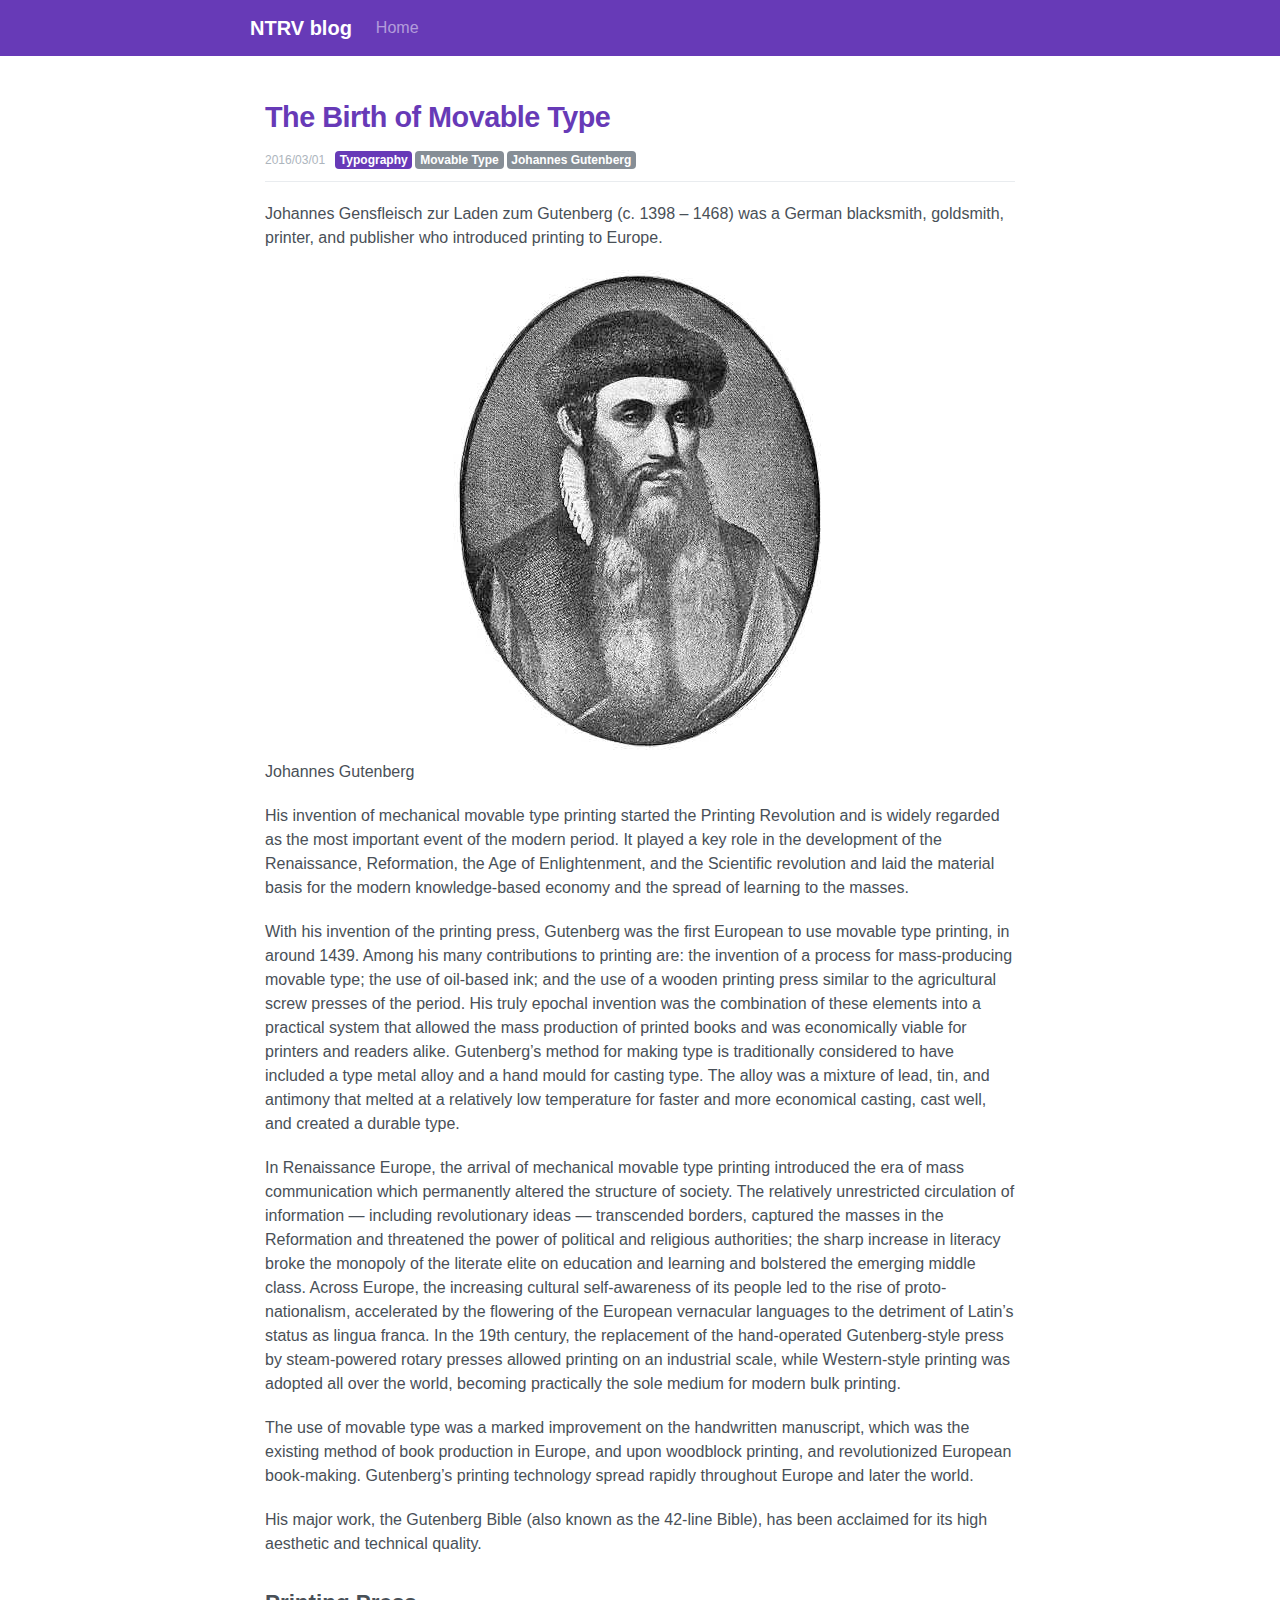
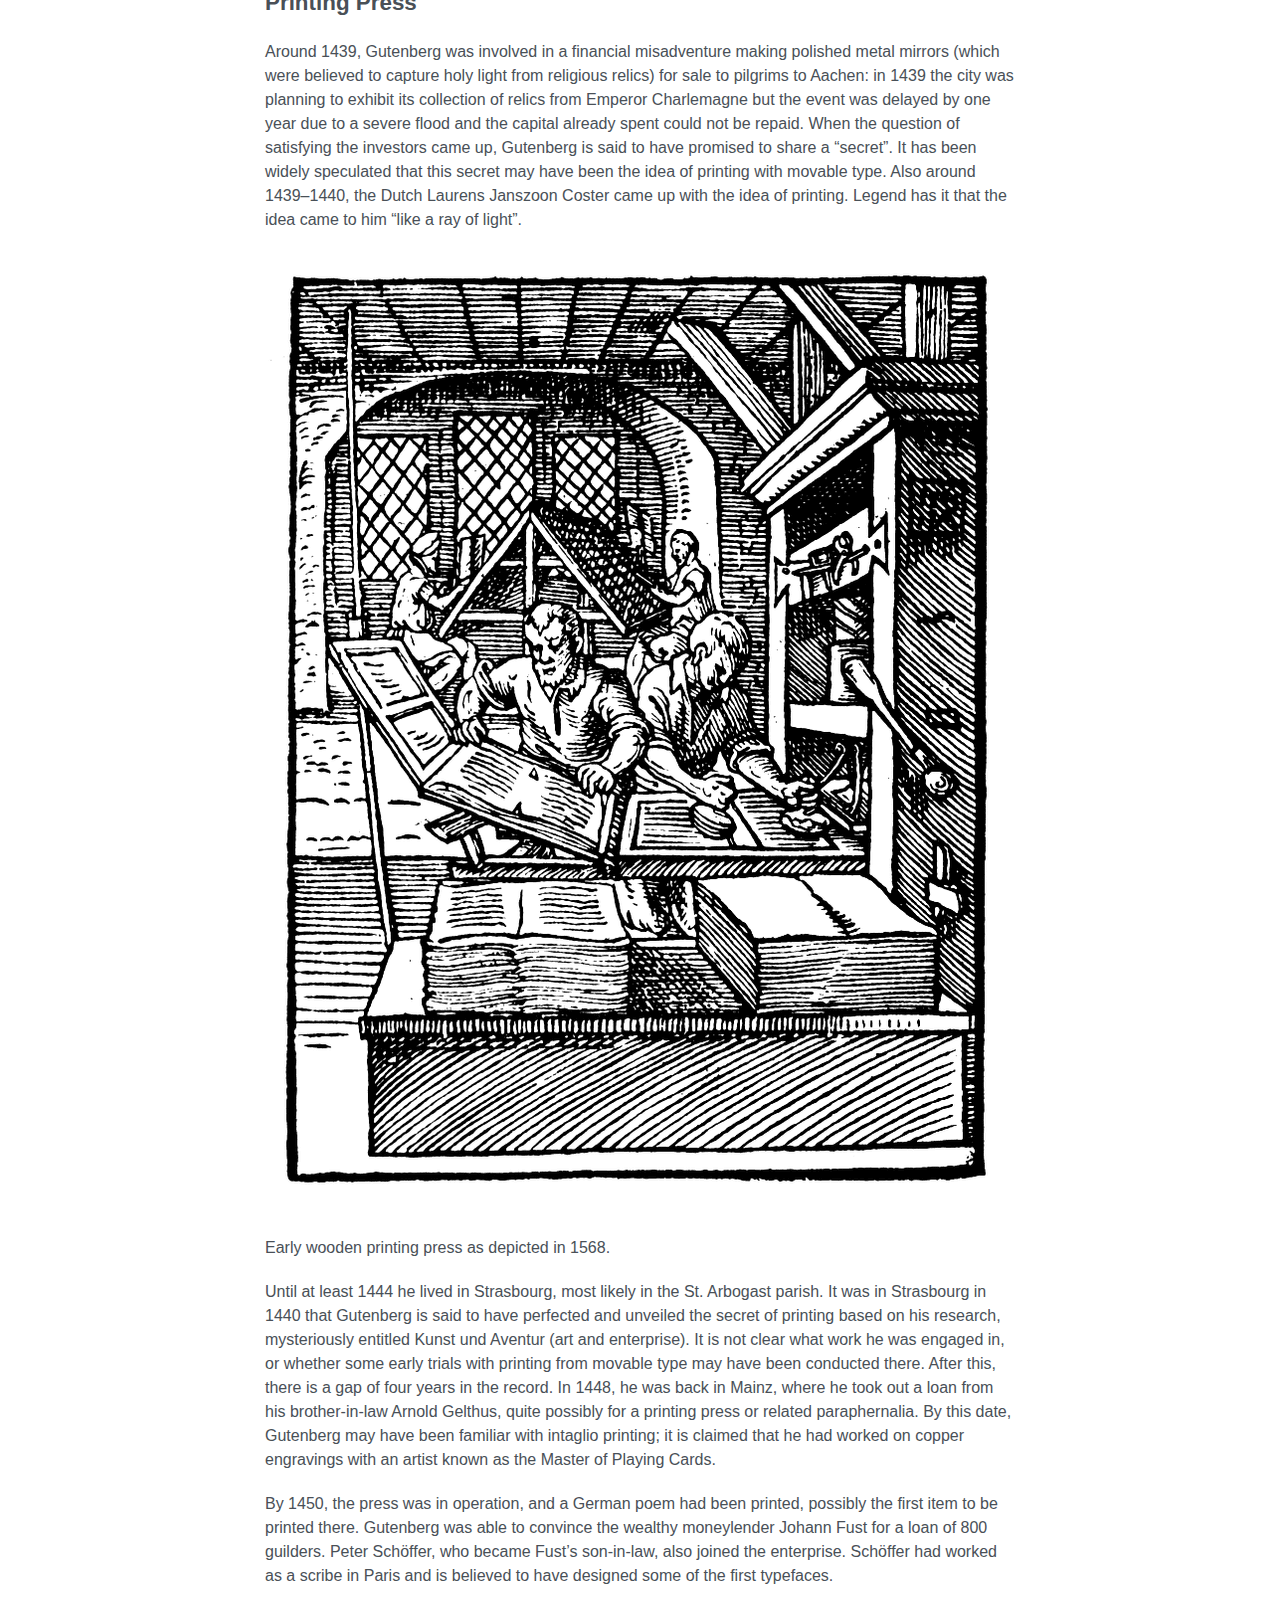
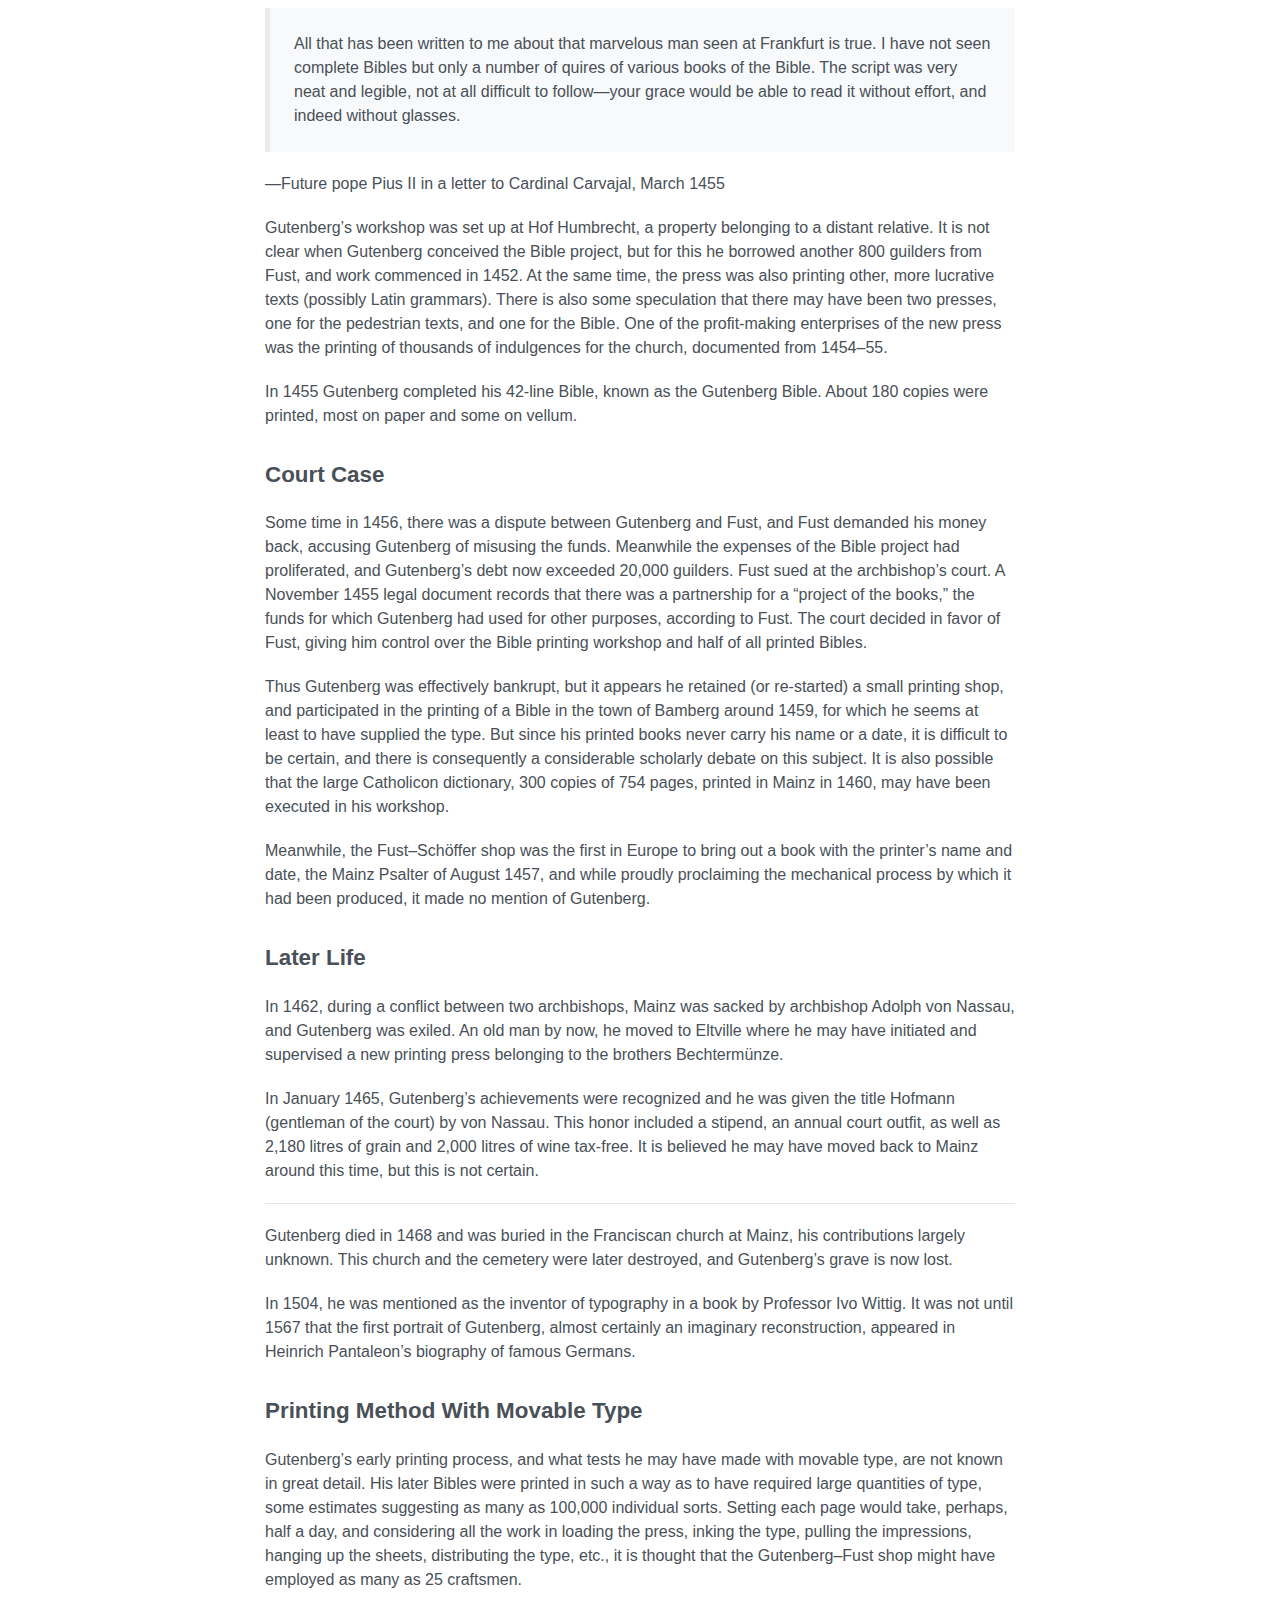
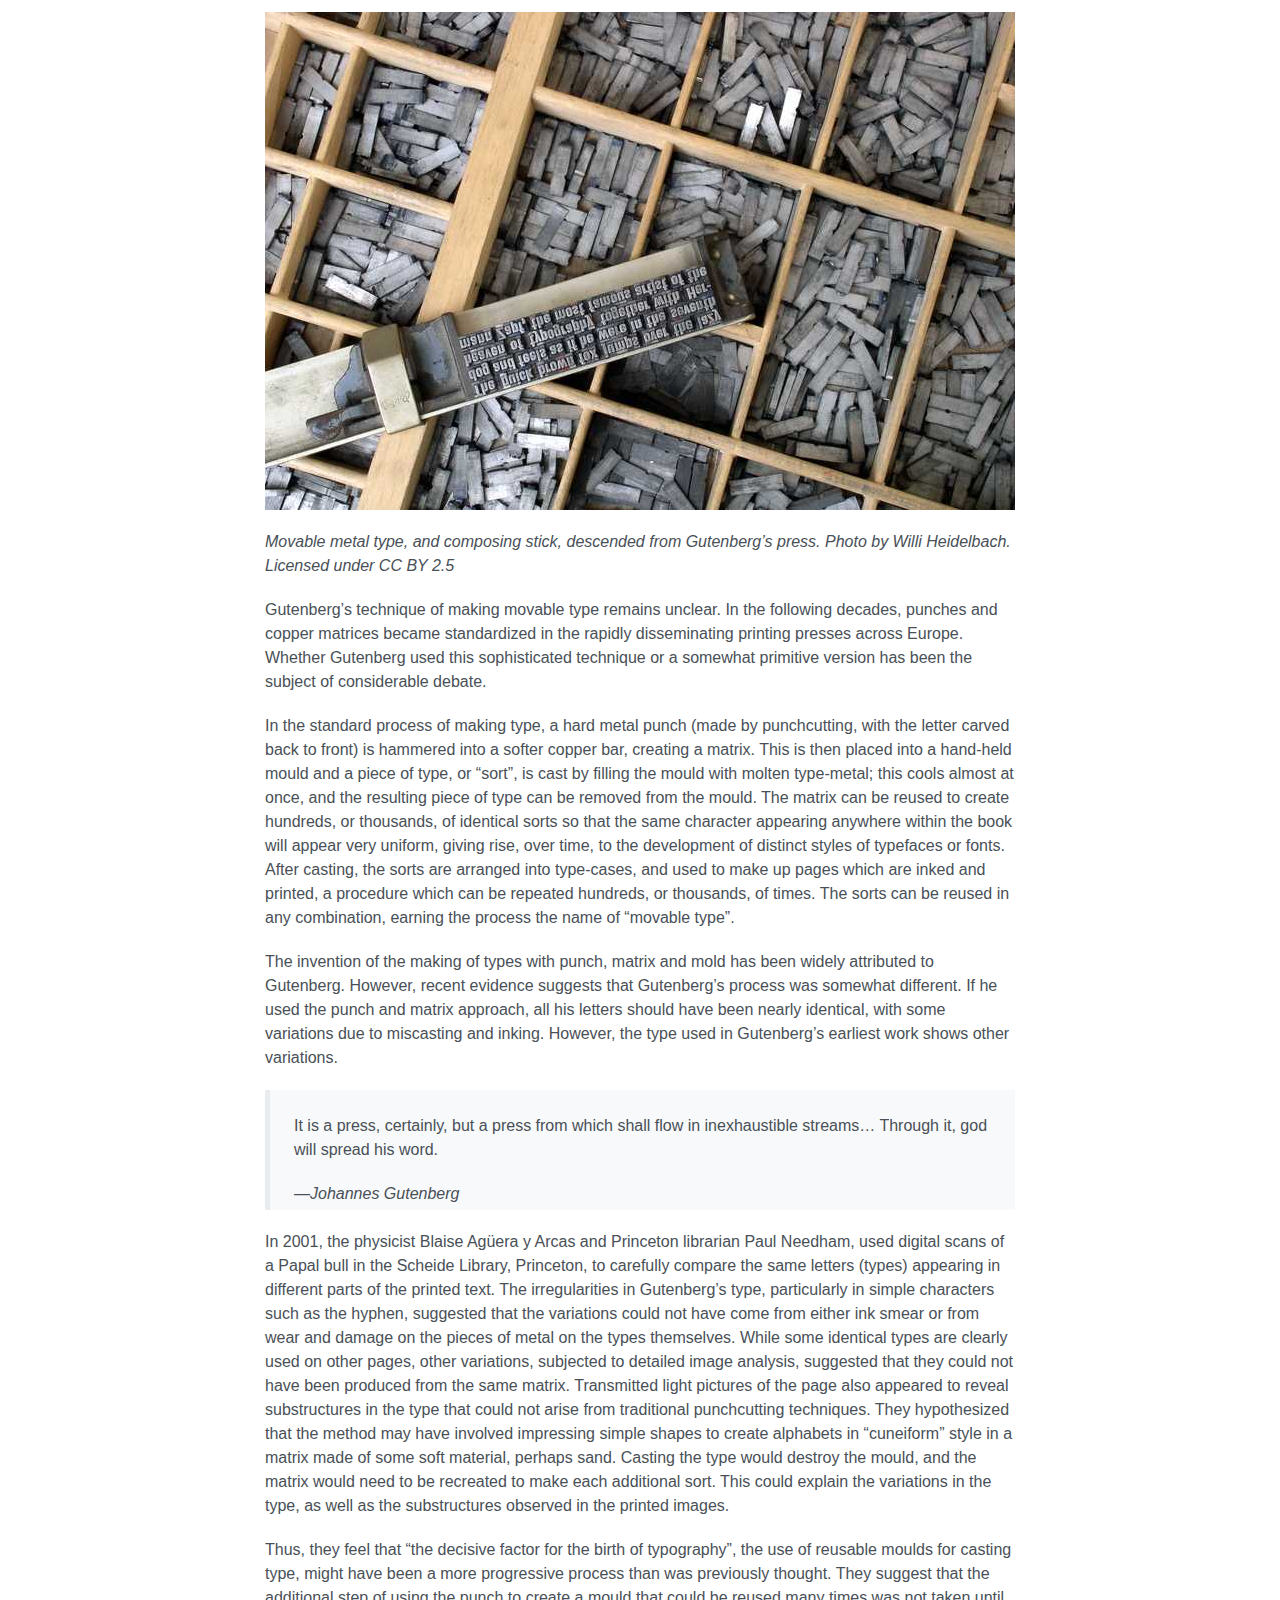
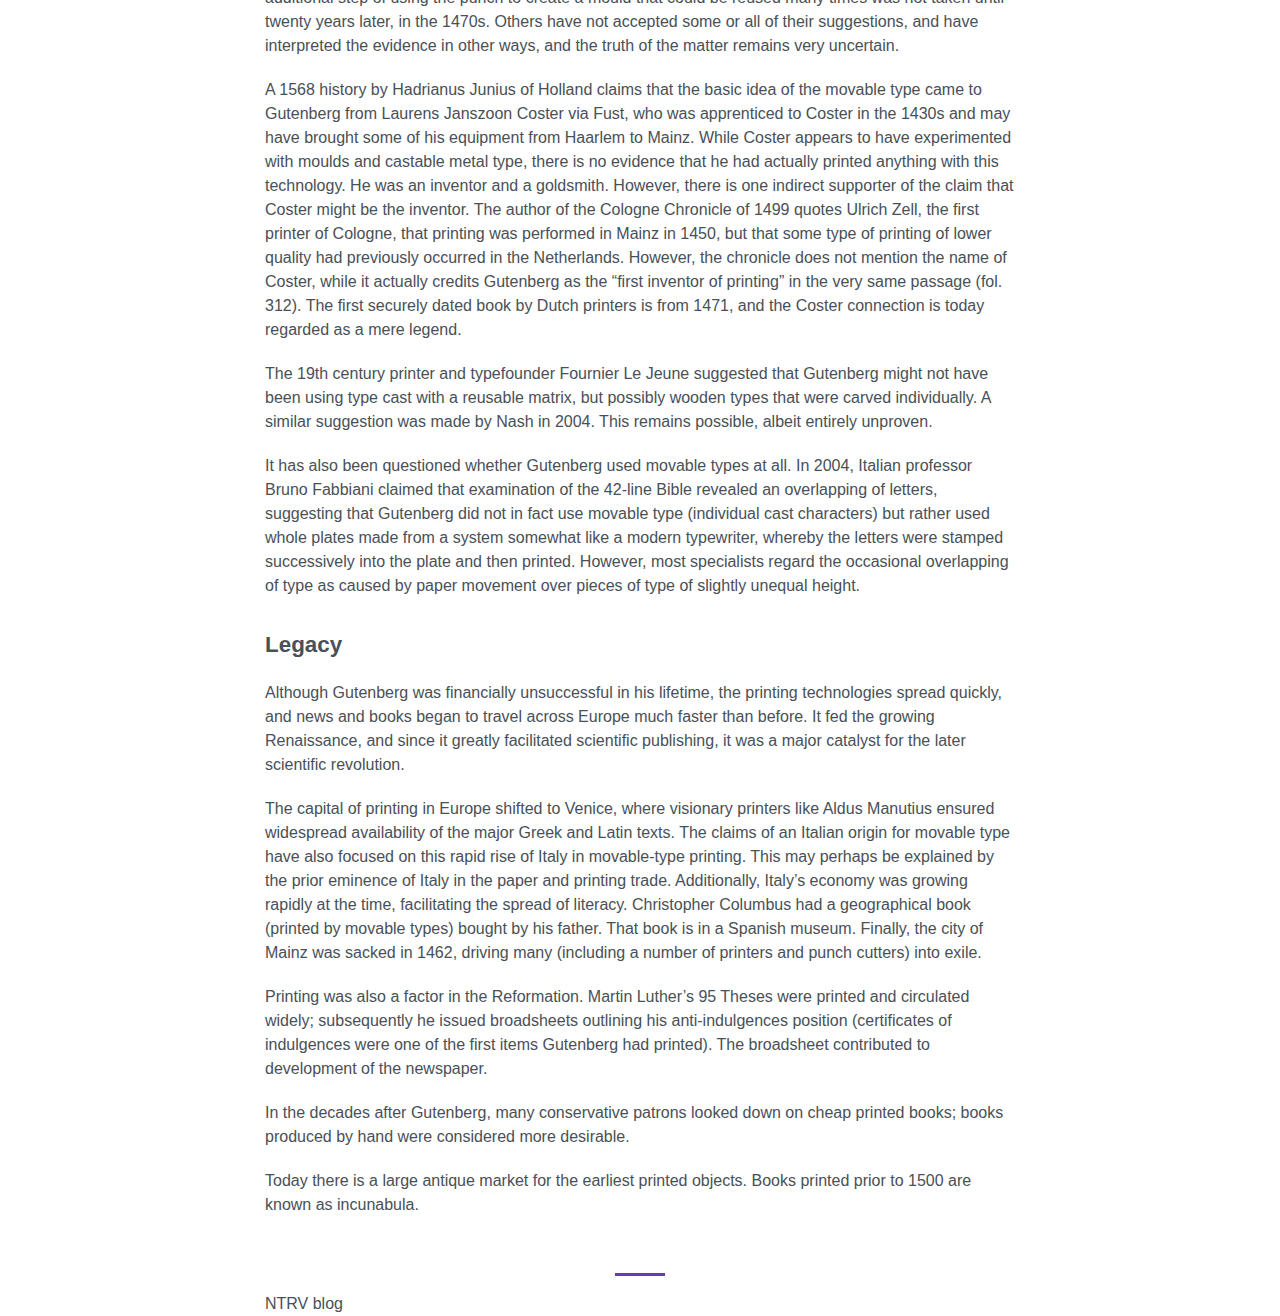
<file: hello-world/index.html>
<!DOCTYPE html><html lang="en"><head><meta charSet="utf-8"/><meta http-equiv="X-UA-Compatible" content="IE=edge"/><meta name="viewport" content="width=device-width, initial-scale=1.0"/><style data-href="/1.b4185e14bb4dbb481bbd.css">.footer hr{border-color:#f44336;border-width:3px;max-width:50px}

/*!
 * Bootstrap v4.1.3 (https://getbootstrap.com/)
 * Copyright 2011-2018 The Bootstrap Authors
 * Copyright 2011-2018 Twitter, Inc.
 * Licensed under MIT (https://github.com/twbs/bootstrap/blob/master/LICENSE)
 */:root{--blue:#03a9f4;--indigo:#3f51b5;--purple:#673ab7;--pink:#e91e63;--red:#f44336;--orange:#ff5722;--yellow:#ffab00;--green:#8bc34a;--teal:#009688;--cyan:#00bcd4;--white:#fff;--gray:#868e96;--gray-dark:#343a40;--primary:#673ab7;--secondary:#868e96;--success:#8bc34a;--info:#00bcd4;--warning:#ffab00;--danger:#f44336;--light:#f8f9fa;--dark:#343a40;--breakpoint-xs:0;--breakpoint-sm:576px;--breakpoint-md:768px;--breakpoint-lg:992px;--breakpoint-xl:1200px;--font-family-sans-serif:-apple-system,BlinkMacSystemFont,"Segoe UI",Roboto,"Helvetica Neue",Arial,sans-serif,"Apple Color Emoji","Segoe UI Emoji","Segoe UI Symbol";--font-family-monospace:SFMono-Regular,Menlo,Monaco,Consolas,"Liberation Mono","Courier New",monospace}*,:after,:before{box-sizing:border-box}html{font-family:sans-serif;line-height:1.15;-webkit-text-size-adjust:100%;-ms-text-size-adjust:100%;-ms-overflow-style:scrollbar;-webkit-tap-highlight-color:rgba(0,0,0,0)}@-ms-viewport{width:device-width}article,aside,figcaption,figure,footer,header,hgroup,main,nav,section{display:block}body{margin:0;font-family:-apple-system,BlinkMacSystemFont,Segoe UI,Roboto,Helvetica Neue,Arial,sans-serif,Apple Color Emoji,Segoe UI Emoji,Segoe UI Symbol;font-size:1rem;font-weight:400;line-height:1.5;color:#495057;text-align:left;background-color:#fff}[tabindex="-1"]:focus{outline:0!important}hr{box-sizing:content-box;height:0;overflow:visible}h1,h2,h3,h4,h5,h6{margin-top:0;margin-bottom:.5rem}p{margin-top:0;margin-bottom:1rem}abbr[data-original-title],abbr[title]{text-decoration:underline;-webkit-text-decoration:underline dotted;text-decoration:underline dotted;cursor:help;border-bottom:0}address{font-style:normal;line-height:inherit}address,dl,ol,ul{margin-bottom:1rem}dl,ol,ul{margin-top:0}ol ol,ol ul,ul ol,ul ul{margin-bottom:0}dt{font-weight:700}dd{margin-bottom:.5rem;margin-left:0}blockquote{margin:0 0 1rem}dfn{font-style:italic}b,strong{font-weight:bolder}small{font-size:80%}sub,sup{position:relative;font-size:75%;line-height:0;vertical-align:baseline}sub{bottom:-.25em}sup{top:-.5em}a{color:#673ab7;text-decoration:none;background-color:transparent;-webkit-text-decoration-skip:objects}a:hover{color:#46287d;text-decoration:none}a:not([href]):not([tabindex]),a:not([href]):not([tabindex]):focus,a:not([href]):not([tabindex]):hover{color:inherit;text-decoration:none}a:not([href]):not([tabindex]):focus{outline:0}code,kbd,pre,samp{font-family:SFMono-Regular,Menlo,Monaco,Consolas,Liberation Mono,Courier New,monospace;font-size:1em}pre{margin-top:0;margin-bottom:1rem;overflow:auto;-ms-overflow-style:scrollbar}figure{margin:0 0 1rem}img{border-style:none}img,svg{vertical-align:middle}svg{overflow:hidden}table{border-collapse:collapse}caption{padding-top:.75rem;padding-bottom:.75rem;color:#868e96;text-align:left;caption-side:bottom}th{text-align:inherit}label{display:inline-block;margin-bottom:.5rem}button{border-radius:0}button:focus{outline:1px dotted;outline:5px auto -webkit-focus-ring-color}button,input,optgroup,select,textarea{margin:0;font-family:inherit;font-size:inherit;line-height:inherit}button,input{overflow:visible}button,select{text-transform:none}[type=reset],[type=submit],button,html [type=button]{-webkit-appearance:button}[type=button]::-moz-focus-inner,[type=reset]::-moz-focus-inner,[type=submit]::-moz-focus-inner,button::-moz-focus-inner{padding:0;border-style:none}input[type=checkbox],input[type=radio]{box-sizing:border-box;padding:0}input[type=date],input[type=datetime-local],input[type=month],input[type=time]{-webkit-appearance:listbox}textarea{overflow:auto;resize:vertical}fieldset{min-width:0;padding:0;margin:0;border:0}legend{display:block;width:100%;max-width:100%;padding:0;margin-bottom:.5rem;font-size:1.5rem;line-height:inherit;color:inherit;white-space:normal}progress{vertical-align:baseline}[type=number]::-webkit-inner-spin-button,[type=number]::-webkit-outer-spin-button{height:auto}[type=search]{outline-offset:-2px;-webkit-appearance:none}[type=search]::-webkit-search-cancel-button,[type=search]::-webkit-search-decoration{-webkit-appearance:none}::-webkit-file-upload-button{font:inherit;-webkit-appearance:button}output{display:inline-block}summary{display:list-item;cursor:pointer}template{display:none}[hidden]{display:none!important}.h1,.h2,.h3,.h4,.h5,.h6,h1,h2,h3,h4,h5,h6{margin-bottom:.5rem;font-family:inherit;font-weight:800;line-height:1.5;color:inherit}.h1,h1{font-size:1.8rem}.h2,h2{font-size:1.4rem}.h3,h3{font-size:1.2rem}.h4,h4{font-size:1.1rem}.h5,h5{font-size:1.05rem}.h6,h6{font-size:1rem}.lead{font-size:1.25rem;font-weight:300}.display-1{font-size:6rem}.display-1,.display-2{font-weight:300;line-height:1.5}.display-2{font-size:5.5rem}.display-3{font-size:4.5rem}.display-3,.display-4{font-weight:300;line-height:1.5}.display-4{font-size:3.5rem}hr{margin-top:1rem;margin-bottom:1rem;border:0;border-top:1px solid rgba(0,0,0,.1)}.small,small{font-size:80%;font-weight:400}.mark,mark{padding:.2em;background-color:#fcf8e3}.list-inline,.list-unstyled{padding-left:0;list-style:none}.list-inline-item{display:inline-block}.list-inline-item:not(:last-child){margin-right:.5rem}.initialism{font-size:90%;text-transform:uppercase}.blockquote{margin-bottom:1rem;font-size:1.25rem}.blockquote-footer{display:block;font-size:80%;color:#868e96}.blockquote-footer:before{content:"\2014   \A0"}.img-fluid,.img-thumbnail{max-width:100%;height:auto}.img-thumbnail{padding:.25rem;background-color:#fff;border:1px solid #dee2e6;border-radius:.25rem;box-shadow:0 1px 2px rgba(0,0,0,.075)}.figure{display:inline-block}.figure-img{margin-bottom:.5rem;line-height:1}.figure-caption{font-size:90%;color:#868e96}code{font-size:87.5%;color:#e91e63;word-break:break-word}a>code{color:inherit}kbd{padding:.2rem .4rem;font-size:87.5%;color:#fff;background-color:#212529;border-radius:.2rem;box-shadow:inset 0 -.1rem 0 rgba(0,0,0,.25)}kbd kbd{padding:0;font-size:100%;font-weight:700;box-shadow:none}pre{display:block;font-size:87.5%;color:#212529}pre code{font-size:inherit;color:inherit;word-break:normal}.pre-scrollable{max-height:340px;overflow-y:scroll}.container{width:100%;padding-right:15px;padding-left:15px;margin-right:auto;margin-left:auto}@media (min-width:576px){.container{max-width:540px}}@media (min-width:768px){.container{max-width:640px}}@media (min-width:992px){.container{max-width:710px}}@media (min-width:1200px){.container{max-width:780px}}.container-fluid{width:100%;padding-right:15px;padding-left:15px;margin-right:auto;margin-left:auto}.row{display:flex;flex-wrap:wrap;margin-right:-15px;margin-left:-15px}.no-gutters{margin-right:0;margin-left:0}.no-gutters>.col,.no-gutters>[class*=col-]{padding-right:0;padding-left:0}.col,.col-1,.col-2,.col-3,.col-4,.col-5,.col-6,.col-7,.col-8,.col-9,.col-10,.col-11,.col-12,.col-auto,.col-lg,.col-lg-1,.col-lg-2,.col-lg-3,.col-lg-4,.col-lg-5,.col-lg-6,.col-lg-7,.col-lg-8,.col-lg-9,.col-lg-10,.col-lg-11,.col-lg-12,.col-lg-auto,.col-md,.col-md-1,.col-md-2,.col-md-3,.col-md-4,.col-md-5,.col-md-6,.col-md-7,.col-md-8,.col-md-9,.col-md-10,.col-md-11,.col-md-12,.col-md-auto,.col-sm,.col-sm-1,.col-sm-2,.col-sm-3,.col-sm-4,.col-sm-5,.col-sm-6,.col-sm-7,.col-sm-8,.col-sm-9,.col-sm-10,.col-sm-11,.col-sm-12,.col-sm-auto,.col-xl,.col-xl-1,.col-xl-2,.col-xl-3,.col-xl-4,.col-xl-5,.col-xl-6,.col-xl-7,.col-xl-8,.col-xl-9,.col-xl-10,.col-xl-11,.col-xl-12,.col-xl-auto{position:relative;width:100%;min-height:1px;padding-right:15px;padding-left:15px}.col{flex-basis:0;flex-grow:1;max-width:100%}.col-auto{flex:0 0 auto;width:auto;max-width:none}.col-1{flex:0 0 8.33333%;max-width:8.33333%}.col-2{flex:0 0 16.66667%;max-width:16.66667%}.col-3{flex:0 0 25%;max-width:25%}.col-4{flex:0 0 33.33333%;max-width:33.33333%}.col-5{flex:0 0 41.66667%;max-width:41.66667%}.col-6{flex:0 0 50%;max-width:50%}.col-7{flex:0 0 58.33333%;max-width:58.33333%}.col-8{flex:0 0 66.66667%;max-width:66.66667%}.col-9{flex:0 0 75%;max-width:75%}.col-10{flex:0 0 83.33333%;max-width:83.33333%}.col-11{flex:0 0 91.66667%;max-width:91.66667%}.col-12{flex:0 0 100%;max-width:100%}.order-first{order:-1}.order-last{order:13}.order-0{order:0}.order-1{order:1}.order-2{order:2}.order-3{order:3}.order-4{order:4}.order-5{order:5}.order-6{order:6}.order-7{order:7}.order-8{order:8}.order-9{order:9}.order-10{order:10}.order-11{order:11}.order-12{order:12}.offset-1{margin-left:8.33333%}.offset-2{margin-left:16.66667%}.offset-3{margin-left:25%}.offset-4{margin-left:33.33333%}.offset-5{margin-left:41.66667%}.offset-6{margin-left:50%}.offset-7{margin-left:58.33333%}.offset-8{margin-left:66.66667%}.offset-9{margin-left:75%}.offset-10{margin-left:83.33333%}.offset-11{margin-left:91.66667%}@media (min-width:576px){.col-sm{flex-basis:0;flex-grow:1;max-width:100%}.col-sm-auto{flex:0 0 auto;width:auto;max-width:none}.col-sm-1{flex:0 0 8.33333%;max-width:8.33333%}.col-sm-2{flex:0 0 16.66667%;max-width:16.66667%}.col-sm-3{flex:0 0 25%;max-width:25%}.col-sm-4{flex:0 0 33.33333%;max-width:33.33333%}.col-sm-5{flex:0 0 41.66667%;max-width:41.66667%}.col-sm-6{flex:0 0 50%;max-width:50%}.col-sm-7{flex:0 0 58.33333%;max-width:58.33333%}.col-sm-8{flex:0 0 66.66667%;max-width:66.66667%}.col-sm-9{flex:0 0 75%;max-width:75%}.col-sm-10{flex:0 0 83.33333%;max-width:83.33333%}.col-sm-11{flex:0 0 91.66667%;max-width:91.66667%}.col-sm-12{flex:0 0 100%;max-width:100%}.order-sm-first{order:-1}.order-sm-last{order:13}.order-sm-0{order:0}.order-sm-1{order:1}.order-sm-2{order:2}.order-sm-3{order:3}.order-sm-4{order:4}.order-sm-5{order:5}.order-sm-6{order:6}.order-sm-7{order:7}.order-sm-8{order:8}.order-sm-9{order:9}.order-sm-10{order:10}.order-sm-11{order:11}.order-sm-12{order:12}.offset-sm-0{margin-left:0}.offset-sm-1{margin-left:8.33333%}.offset-sm-2{margin-left:16.66667%}.offset-sm-3{margin-left:25%}.offset-sm-4{margin-left:33.33333%}.offset-sm-5{margin-left:41.66667%}.offset-sm-6{margin-left:50%}.offset-sm-7{margin-left:58.33333%}.offset-sm-8{margin-left:66.66667%}.offset-sm-9{margin-left:75%}.offset-sm-10{margin-left:83.33333%}.offset-sm-11{margin-left:91.66667%}}@media (min-width:768px){.col-md{flex-basis:0;flex-grow:1;max-width:100%}.col-md-auto{flex:0 0 auto;width:auto;max-width:none}.col-md-1{flex:0 0 8.33333%;max-width:8.33333%}.col-md-2{flex:0 0 16.66667%;max-width:16.66667%}.col-md-3{flex:0 0 25%;max-width:25%}.col-md-4{flex:0 0 33.33333%;max-width:33.33333%}.col-md-5{flex:0 0 41.66667%;max-width:41.66667%}.col-md-6{flex:0 0 50%;max-width:50%}.col-md-7{flex:0 0 58.33333%;max-width:58.33333%}.col-md-8{flex:0 0 66.66667%;max-width:66.66667%}.col-md-9{flex:0 0 75%;max-width:75%}.col-md-10{flex:0 0 83.33333%;max-width:83.33333%}.col-md-11{flex:0 0 91.66667%;max-width:91.66667%}.col-md-12{flex:0 0 100%;max-width:100%}.order-md-first{order:-1}.order-md-last{order:13}.order-md-0{order:0}.order-md-1{order:1}.order-md-2{order:2}.order-md-3{order:3}.order-md-4{order:4}.order-md-5{order:5}.order-md-6{order:6}.order-md-7{order:7}.order-md-8{order:8}.order-md-9{order:9}.order-md-10{order:10}.order-md-11{order:11}.order-md-12{order:12}.offset-md-0{margin-left:0}.offset-md-1{margin-left:8.33333%}.offset-md-2{margin-left:16.66667%}.offset-md-3{margin-left:25%}.offset-md-4{margin-left:33.33333%}.offset-md-5{margin-left:41.66667%}.offset-md-6{margin-left:50%}.offset-md-7{margin-left:58.33333%}.offset-md-8{margin-left:66.66667%}.offset-md-9{margin-left:75%}.offset-md-10{margin-left:83.33333%}.offset-md-11{margin-left:91.66667%}}@media (min-width:992px){.col-lg{flex-basis:0;flex-grow:1;max-width:100%}.col-lg-auto{flex:0 0 auto;width:auto;max-width:none}.col-lg-1{flex:0 0 8.33333%;max-width:8.33333%}.col-lg-2{flex:0 0 16.66667%;max-width:16.66667%}.col-lg-3{flex:0 0 25%;max-width:25%}.col-lg-4{flex:0 0 33.33333%;max-width:33.33333%}.col-lg-5{flex:0 0 41.66667%;max-width:41.66667%}.col-lg-6{flex:0 0 50%;max-width:50%}.col-lg-7{flex:0 0 58.33333%;max-width:58.33333%}.col-lg-8{flex:0 0 66.66667%;max-width:66.66667%}.col-lg-9{flex:0 0 75%;max-width:75%}.col-lg-10{flex:0 0 83.33333%;max-width:83.33333%}.col-lg-11{flex:0 0 91.66667%;max-width:91.66667%}.col-lg-12{flex:0 0 100%;max-width:100%}.order-lg-first{order:-1}.order-lg-last{order:13}.order-lg-0{order:0}.order-lg-1{order:1}.order-lg-2{order:2}.order-lg-3{order:3}.order-lg-4{order:4}.order-lg-5{order:5}.order-lg-6{order:6}.order-lg-7{order:7}.order-lg-8{order:8}.order-lg-9{order:9}.order-lg-10{order:10}.order-lg-11{order:11}.order-lg-12{order:12}.offset-lg-0{margin-left:0}.offset-lg-1{margin-left:8.33333%}.offset-lg-2{margin-left:16.66667%}.offset-lg-3{margin-left:25%}.offset-lg-4{margin-left:33.33333%}.offset-lg-5{margin-left:41.66667%}.offset-lg-6{margin-left:50%}.offset-lg-7{margin-left:58.33333%}.offset-lg-8{margin-left:66.66667%}.offset-lg-9{margin-left:75%}.offset-lg-10{margin-left:83.33333%}.offset-lg-11{margin-left:91.66667%}}@media (min-width:1200px){.col-xl{flex-basis:0;flex-grow:1;max-width:100%}.col-xl-auto{flex:0 0 auto;width:auto;max-width:none}.col-xl-1{flex:0 0 8.33333%;max-width:8.33333%}.col-xl-2{flex:0 0 16.66667%;max-width:16.66667%}.col-xl-3{flex:0 0 25%;max-width:25%}.col-xl-4{flex:0 0 33.33333%;max-width:33.33333%}.col-xl-5{flex:0 0 41.66667%;max-width:41.66667%}.col-xl-6{flex:0 0 50%;max-width:50%}.col-xl-7{flex:0 0 58.33333%;max-width:58.33333%}.col-xl-8{flex:0 0 66.66667%;max-width:66.66667%}.col-xl-9{flex:0 0 75%;max-width:75%}.col-xl-10{flex:0 0 83.33333%;max-width:83.33333%}.col-xl-11{flex:0 0 91.66667%;max-width:91.66667%}.col-xl-12{flex:0 0 100%;max-width:100%}.order-xl-first{order:-1}.order-xl-last{order:13}.order-xl-0{order:0}.order-xl-1{order:1}.order-xl-2{order:2}.order-xl-3{order:3}.order-xl-4{order:4}.order-xl-5{order:5}.order-xl-6{order:6}.order-xl-7{order:7}.order-xl-8{order:8}.order-xl-9{order:9}.order-xl-10{order:10}.order-xl-11{order:11}.order-xl-12{order:12}.offset-xl-0{margin-left:0}.offset-xl-1{margin-left:8.33333%}.offset-xl-2{margin-left:16.66667%}.offset-xl-3{margin-left:25%}.offset-xl-4{margin-left:33.33333%}.offset-xl-5{margin-left:41.66667%}.offset-xl-6{margin-left:50%}.offset-xl-7{margin-left:58.33333%}.offset-xl-8{margin-left:66.66667%}.offset-xl-9{margin-left:75%}.offset-xl-10{margin-left:83.33333%}.offset-xl-11{margin-left:91.66667%}}.table{width:100%;margin-bottom:1rem;background-color:transparent}.table td,.table th{padding:.75rem;vertical-align:top;border-top:1px solid #dee2e6}.table thead th{vertical-align:bottom;border-bottom:2px solid #dee2e6}.table tbody+tbody{border-top:2px solid #dee2e6}.table .table{background-color:#fff}.table-sm td,.table-sm th{padding:.3rem}.table-bordered,.table-bordered td,.table-bordered th{border:1px solid #dee2e6}.table-bordered thead td,.table-bordered thead th{border-bottom-width:2px}.table-borderless tbody+tbody,.table-borderless td,.table-borderless th,.table-borderless thead th{border:0}.table-striped tbody tr:nth-of-type(odd){background-color:rgba(0,0,0,.05)}.table-hover tbody tr:hover{background-color:rgba(0,0,0,.075)}.table-primary,.table-primary>td,.table-primary>th{background-color:#d4c8eb}.table-hover .table-primary:hover,.table-hover .table-primary:hover>td,.table-hover .table-primary:hover>th{background-color:#c5b5e4}.table-secondary,.table-secondary>td,.table-secondary>th{background-color:#dddfe2}.table-hover .table-secondary:hover,.table-hover .table-secondary:hover>td,.table-hover .table-secondary:hover>th{background-color:#cfd2d6}.table-success,.table-success>td,.table-success>th{background-color:#dfeecc}.table-hover .table-success:hover,.table-hover .table-success:hover>td,.table-hover .table-success:hover>th{background-color:#d3e8b9}.table-info,.table-info>td,.table-info>th{background-color:#b8ecf3}.table-hover .table-info:hover,.table-hover .table-info:hover>td,.table-hover .table-info:hover>th{background-color:#a2e6ef}.table-warning,.table-warning>td,.table-warning>th{background-color:#ffe7b8}.table-hover .table-warning:hover,.table-hover .table-warning:hover>td,.table-hover .table-warning:hover>th{background-color:#ffde9f}.table-danger,.table-danger>td,.table-danger>th{background-color:#fccac7}.table-hover .table-danger:hover,.table-hover .table-danger:hover>td,.table-hover .table-danger:hover>th{background-color:#fbb3af}.table-light,.table-light>td,.table-light>th{background-color:#fdfdfe}.table-hover .table-light:hover,.table-hover .table-light:hover>td,.table-hover .table-light:hover>th{background-color:#ececf6}.table-dark,.table-dark>td,.table-dark>th{background-color:#c6c8ca}.table-hover .table-dark:hover,.table-hover .table-dark:hover>td,.table-hover .table-dark:hover>th{background-color:#b9bbbe}.table-active,.table-active>td,.table-active>th,.table-hover .table-active:hover,.table-hover .table-active:hover>td,.table-hover .table-active:hover>th{background-color:rgba(0,0,0,.075)}.table .thead-dark th{color:#fff;background-color:#212529;border-color:#32383e}.table .thead-light th{color:#495057;background-color:#e9ecef;border-color:#dee2e6}.table-dark{color:#fff;background-color:#212529}.table-dark td,.table-dark th,.table-dark thead th{border-color:#32383e}.table-dark.table-bordered{border:0}.table-dark.table-striped tbody tr:nth-of-type(odd){background-color:hsla(0,0%,100%,.05)}.table-dark.table-hover tbody tr:hover{background-color:hsla(0,0%,100%,.075)}@media (max-width:575.98px){.table-responsive-sm{display:block;width:100%;overflow-x:auto;-webkit-overflow-scrolling:touch;-ms-overflow-style:-ms-autohiding-scrollbar}.table-responsive-sm>.table-bordered{border:0}}@media (max-width:767.98px){.table-responsive-md{display:block;width:100%;overflow-x:auto;-webkit-overflow-scrolling:touch;-ms-overflow-style:-ms-autohiding-scrollbar}.table-responsive-md>.table-bordered{border:0}}@media (max-width:991.98px){.table-responsive-lg{display:block;width:100%;overflow-x:auto;-webkit-overflow-scrolling:touch;-ms-overflow-style:-ms-autohiding-scrollbar}.table-responsive-lg>.table-bordered{border:0}}@media (max-width:1199.98px){.table-responsive-xl{display:block;width:100%;overflow-x:auto;-webkit-overflow-scrolling:touch;-ms-overflow-style:-ms-autohiding-scrollbar}.table-responsive-xl>.table-bordered{border:0}}.table-responsive{display:block;width:100%;overflow-x:auto;-webkit-overflow-scrolling:touch;-ms-overflow-style:-ms-autohiding-scrollbar}.table-responsive>.table-bordered{border:0}.form-control{display:block;width:100%;height:calc(2.25rem + 2px);padding:.375rem .75rem;font-size:1rem;line-height:1.5;color:#495057;background-color:#fff;background-clip:padding-box;border:1px solid #ced4da;border-radius:.25rem;box-shadow:inset 0 1px 1px rgba(0,0,0,.075)}@media screen and (prefers-reduced-motion:reduce){.form-control{transition:none}}.form-control::-ms-expand{background-color:transparent;border:0}.form-control:focus{color:#495057;background-color:#fff;border-color:#ae94dd;outline:0;box-shadow:inset 0 1px 1px rgba(0,0,0,.075),0 0 0 .2rem rgba(103,58,183,.25)}.form-control::-webkit-input-placeholder{color:#868e96;opacity:1}.form-control::-ms-input-placeholder{color:#868e96;opacity:1}.form-control::placeholder{color:#868e96;opacity:1}.form-control:disabled,.form-control[readonly]{background-color:#e9ecef;opacity:1}select.form-control:focus::-ms-value{color:#495057;background-color:#fff}.form-control-file,.form-control-range{display:block;width:100%}.col-form-label{padding-top:calc(.375rem + 1px);padding-bottom:calc(.375rem + 1px);margin-bottom:0;font-size:inherit;line-height:1.5}.col-form-label-lg{padding-top:calc(.5rem + 1px);padding-bottom:calc(.5rem + 1px);font-size:1.25rem;line-height:1.5}.col-form-label-sm{padding-top:calc(.25rem + 1px);padding-bottom:calc(.25rem + 1px);font-size:.875rem;line-height:1.5}.form-control-plaintext{display:block;width:100%;padding-top:.375rem;padding-bottom:.375rem;margin-bottom:0;line-height:1.5;color:#495057;background-color:transparent;border:solid transparent;border-width:1px 0}.form-control-plaintext.form-control-lg,.form-control-plaintext.form-control-sm{padding-right:0;padding-left:0}.form-control-sm{height:calc(1.8125rem + 2px);padding:.25rem .5rem;font-size:.875rem;line-height:1.5;border-radius:.2rem}.form-control-lg{height:calc(2.875rem + 2px);padding:.5rem 1rem;font-size:1.25rem;line-height:1.5;border-radius:.3rem}select.form-control[multiple],select.form-control[size],textarea.form-control{height:auto}.form-group{margin-bottom:1rem}.form-text{display:block;margin-top:.25rem}.form-row{display:flex;flex-wrap:wrap;margin-right:-5px;margin-left:-5px}.form-row>.col,.form-row>[class*=col-]{padding-right:5px;padding-left:5px}.form-check{position:relative;display:block;padding-left:1.25rem}.form-check-input{position:absolute;margin-top:.3rem;margin-left:-1.25rem}.form-check-input:disabled~.form-check-label{color:#868e96}.form-check-label{margin-bottom:0}.form-check-inline{display:inline-flex;align-items:center;padding-left:0;margin-right:.75rem}.form-check-inline .form-check-input{position:static;margin-top:0;margin-right:.3125rem;margin-left:0}.valid-feedback{display:none;width:100%;margin-top:.25rem;font-size:80%;color:#8bc34a}.valid-tooltip{position:absolute;top:100%;z-index:5;display:none;max-width:100%;padding:.25rem .5rem;margin-top:.1rem;font-size:.875rem;line-height:1.5;color:#212529;background-color:rgba(139,195,74,.9);border-radius:.25rem}.custom-select.is-valid,.form-control.is-valid,.was-validated .custom-select:valid,.was-validated .form-control:valid{border-color:#8bc34a}.custom-select.is-valid:focus,.form-control.is-valid:focus,.was-validated .custom-select:valid:focus,.was-validated .form-control:valid:focus{border-color:#8bc34a;box-shadow:0 0 0 .2rem rgba(139,195,74,.25)}.custom-select.is-valid~.valid-feedback,.custom-select.is-valid~.valid-tooltip,.form-control-file.is-valid~.valid-feedback,.form-control-file.is-valid~.valid-tooltip,.form-control.is-valid~.valid-feedback,.form-control.is-valid~.valid-tooltip,.was-validated .custom-select:valid~.valid-feedback,.was-validated .custom-select:valid~.valid-tooltip,.was-validated .form-control-file:valid~.valid-feedback,.was-validated .form-control-file:valid~.valid-tooltip,.was-validated .form-control:valid~.valid-feedback,.was-validated .form-control:valid~.valid-tooltip{display:block}.form-check-input.is-valid~.form-check-label,.was-validated .form-check-input:valid~.form-check-label{color:#8bc34a}.form-check-input.is-valid~.valid-feedback,.form-check-input.is-valid~.valid-tooltip,.was-validated .form-check-input:valid~.valid-feedback,.was-validated .form-check-input:valid~.valid-tooltip{display:block}.custom-control-input.is-valid~.custom-control-label,.was-validated .custom-control-input:valid~.custom-control-label{color:#8bc34a}.custom-control-input.is-valid~.custom-control-label:before,.was-validated .custom-control-input:valid~.custom-control-label:before{background-color:#c8e3aa}.custom-control-input.is-valid~.valid-feedback,.custom-control-input.is-valid~.valid-tooltip,.was-validated .custom-control-input:valid~.valid-feedback,.was-validated .custom-control-input:valid~.valid-tooltip{display:block}.custom-control-input.is-valid:checked~.custom-control-label:before,.was-validated .custom-control-input:valid:checked~.custom-control-label:before{background-color:#a4d070}.custom-control-input.is-valid:focus~.custom-control-label:before,.was-validated .custom-control-input:valid:focus~.custom-control-label:before{box-shadow:0 0 0 1px #fff,0 0 0 .2rem rgba(139,195,74,.25)}.custom-file-input.is-valid~.custom-file-label,.was-validated .custom-file-input:valid~.custom-file-label{border-color:#8bc34a}.custom-file-input.is-valid~.custom-file-label:after,.was-validated .custom-file-input:valid~.custom-file-label:after{border-color:inherit}.custom-file-input.is-valid~.valid-feedback,.custom-file-input.is-valid~.valid-tooltip,.was-validated .custom-file-input:valid~.valid-feedback,.was-validated .custom-file-input:valid~.valid-tooltip{display:block}.custom-file-input.is-valid:focus~.custom-file-label,.was-validated .custom-file-input:valid:focus~.custom-file-label{box-shadow:0 0 0 .2rem rgba(139,195,74,.25)}.invalid-feedback{display:none;width:100%;margin-top:.25rem;font-size:80%;color:#f44336}.invalid-tooltip{position:absolute;top:100%;z-index:5;display:none;max-width:100%;padding:.25rem .5rem;margin-top:.1rem;font-size:.875rem;line-height:1.5;color:#fff;background-color:rgba(244,67,54,.9);border-radius:.25rem}.custom-select.is-invalid,.form-control.is-invalid,.was-validated .custom-select:invalid,.was-validated .form-control:invalid{border-color:#f44336}.custom-select.is-invalid:focus,.form-control.is-invalid:focus,.was-validated .custom-select:invalid:focus,.was-validated .form-control:invalid:focus{border-color:#f44336;box-shadow:0 0 0 .2rem rgba(244,67,54,.25)}.custom-select.is-invalid~.invalid-feedback,.custom-select.is-invalid~.invalid-tooltip,.form-control-file.is-invalid~.invalid-feedback,.form-control-file.is-invalid~.invalid-tooltip,.form-control.is-invalid~.invalid-feedback,.form-control.is-invalid~.invalid-tooltip,.was-validated .custom-select:invalid~.invalid-feedback,.was-validated .custom-select:invalid~.invalid-tooltip,.was-validated .form-control-file:invalid~.invalid-feedback,.was-validated .form-control-file:invalid~.invalid-tooltip,.was-validated .form-control:invalid~.invalid-feedback,.was-validated .form-control:invalid~.invalid-tooltip{display:block}.form-check-input.is-invalid~.form-check-label,.was-validated .form-check-input:invalid~.form-check-label{color:#f44336}.form-check-input.is-invalid~.invalid-feedback,.form-check-input.is-invalid~.invalid-tooltip,.was-validated .form-check-input:invalid~.invalid-feedback,.was-validated .form-check-input:invalid~.invalid-tooltip{display:block}.custom-control-input.is-invalid~.custom-control-label,.was-validated .custom-control-input:invalid~.custom-control-label{color:#f44336}.custom-control-input.is-invalid~.custom-control-label:before,.was-validated .custom-control-input:invalid~.custom-control-label:before{background-color:#fbb4af}.custom-control-input.is-invalid~.invalid-feedback,.custom-control-input.is-invalid~.invalid-tooltip,.was-validated .custom-control-input:invalid~.invalid-feedback,.was-validated .custom-control-input:invalid~.invalid-tooltip{display:block}.custom-control-input.is-invalid:checked~.custom-control-label:before,.was-validated .custom-control-input:invalid:checked~.custom-control-label:before{background-color:#f77066}.custom-control-input.is-invalid:focus~.custom-control-label:before,.was-validated .custom-control-input:invalid:focus~.custom-control-label:before{box-shadow:0 0 0 1px #fff,0 0 0 .2rem rgba(244,67,54,.25)}.custom-file-input.is-invalid~.custom-file-label,.was-validated .custom-file-input:invalid~.custom-file-label{border-color:#f44336}.custom-file-input.is-invalid~.custom-file-label:after,.was-validated .custom-file-input:invalid~.custom-file-label:after{border-color:inherit}.custom-file-input.is-invalid~.invalid-feedback,.custom-file-input.is-invalid~.invalid-tooltip,.was-validated .custom-file-input:invalid~.invalid-feedback,.was-validated .custom-file-input:invalid~.invalid-tooltip{display:block}.custom-file-input.is-invalid:focus~.custom-file-label,.was-validated .custom-file-input:invalid:focus~.custom-file-label{box-shadow:0 0 0 .2rem rgba(244,67,54,.25)}.form-inline{display:flex;flex-flow:row wrap;align-items:center}.form-inline .form-check{width:100%}@media (min-width:576px){.form-inline label{justify-content:center}.form-inline .form-group,.form-inline label{display:flex;align-items:center;margin-bottom:0}.form-inline .form-group{flex:0 0 auto;flex-flow:row wrap}.form-inline .form-control{display:inline-block;width:auto;vertical-align:middle}.form-inline .form-control-plaintext{display:inline-block}.form-inline .custom-select,.form-inline .input-group{width:auto}.form-inline .form-check{display:flex;align-items:center;justify-content:center;width:auto;padding-left:0}.form-inline .form-check-input{position:relative;margin-top:0;margin-right:.25rem;margin-left:0}.form-inline .custom-control{align-items:center;justify-content:center}.form-inline .custom-control-label{margin-bottom:0}}.btn{display:inline-block;font-weight:400;text-align:center;white-space:nowrap;vertical-align:middle;-webkit-user-select:none;-moz-user-select:none;-ms-user-select:none;user-select:none;border:1px solid transparent;padding:.375rem .75rem;font-size:1rem;line-height:1.5;border-radius:.25rem}@media screen and (prefers-reduced-motion:reduce){.btn{transition:none}}.btn:focus,.btn:hover{text-decoration:none}.btn.focus,.btn:focus{outline:0;box-shadow:0 0 0 .2rem rgba(103,58,183,.25)}.btn.disabled,.btn:disabled{opacity:.65;box-shadow:none}.btn:not(:disabled):not(.disabled){cursor:pointer}.btn:not(:disabled):not(.disabled).active,.btn:not(:disabled):not(.disabled):active{box-shadow:inset 0 3px 5px rgba(0,0,0,.125)}.btn:not(:disabled):not(.disabled).active:focus,.btn:not(:disabled):not(.disabled):active:focus{box-shadow:0 0 0 .2rem rgba(103,58,183,.25),inset 0 3px 5px rgba(0,0,0,.125)}a.btn.disabled,fieldset:disabled a.btn{pointer-events:none}.btn-primary{color:#fff;background-color:#673ab7;border-color:#673ab7;box-shadow:inset 0 1px 0 hsla(0,0%,100%,.15),0 1px 1px rgba(0,0,0,.075)}.btn-primary:hover{color:#fff;background-color:#57319a;border-color:#512e90}.btn-primary.focus,.btn-primary:focus{box-shadow:inset 0 1px 0 hsla(0,0%,100%,.15),0 1px 1px rgba(0,0,0,.075),0 0 0 .2rem rgba(103,58,183,.5)}.btn-primary.disabled,.btn-primary:disabled{color:#fff;background-color:#673ab7;border-color:#673ab7}.btn-primary:not(:disabled):not(.disabled).active,.btn-primary:not(:disabled):not(.disabled):active,.show>.btn-primary.dropdown-toggle{color:#fff;background-color:#512e90;border-color:#4c2b87}.btn-primary:not(:disabled):not(.disabled).active:focus,.btn-primary:not(:disabled):not(.disabled):active:focus,.show>.btn-primary.dropdown-toggle:focus{box-shadow:inset 0 3px 5px rgba(0,0,0,.125),0 0 0 .2rem rgba(103,58,183,.5)}.btn-secondary{color:#fff;background-color:#868e96;border-color:#868e96;box-shadow:inset 0 1px 0 hsla(0,0%,100%,.15),0 1px 1px rgba(0,0,0,.075)}.btn-secondary:hover{color:#fff;background-color:#727b84;border-color:#6c757d}.btn-secondary.focus,.btn-secondary:focus{box-shadow:inset 0 1px 0 hsla(0,0%,100%,.15),0 1px 1px rgba(0,0,0,.075),0 0 0 .2rem rgba(134,142,150,.5)}.btn-secondary.disabled,.btn-secondary:disabled{color:#fff;background-color:#868e96;border-color:#868e96}.btn-secondary:not(:disabled):not(.disabled).active,.btn-secondary:not(:disabled):not(.disabled):active,.show>.btn-secondary.dropdown-toggle{color:#fff;background-color:#6c757d;border-color:#666e76}.btn-secondary:not(:disabled):not(.disabled).active:focus,.btn-secondary:not(:disabled):not(.disabled):active:focus,.show>.btn-secondary.dropdown-toggle:focus{box-shadow:inset 0 3px 5px rgba(0,0,0,.125),0 0 0 .2rem rgba(134,142,150,.5)}.btn-success{color:#212529;background-color:#8bc34a;border-color:#8bc34a;box-shadow:inset 0 1px 0 hsla(0,0%,100%,.15),0 1px 1px rgba(0,0,0,.075)}.btn-success:hover{color:#fff;background-color:#78ad39;border-color:#71a436}.btn-success.focus,.btn-success:focus{box-shadow:inset 0 1px 0 hsla(0,0%,100%,.15),0 1px 1px rgba(0,0,0,.075),0 0 0 .2rem rgba(139,195,74,.5)}.btn-success.disabled,.btn-success:disabled{color:#212529;background-color:#8bc34a;border-color:#8bc34a}.btn-success:not(:disabled):not(.disabled).active,.btn-success:not(:disabled):not(.disabled):active,.show>.btn-success.dropdown-toggle{color:#fff;background-color:#71a436;border-color:#6a9a33}.btn-success:not(:disabled):not(.disabled).active:focus,.btn-success:not(:disabled):not(.disabled):active:focus,.show>.btn-success.dropdown-toggle:focus{box-shadow:inset 0 3px 5px rgba(0,0,0,.125),0 0 0 .2rem rgba(139,195,74,.5)}.btn-info{color:#fff;background-color:#00bcd4;border-color:#00bcd4;box-shadow:inset 0 1px 0 hsla(0,0%,100%,.15),0 1px 1px rgba(0,0,0,.075)}.btn-info:hover{color:#fff;background-color:#009aae;border-color:#008fa1}.btn-info.focus,.btn-info:focus{box-shadow:inset 0 1px 0 hsla(0,0%,100%,.15),0 1px 1px rgba(0,0,0,.075),0 0 0 .2rem rgba(0,188,212,.5)}.btn-info.disabled,.btn-info:disabled{color:#fff;background-color:#00bcd4;border-color:#00bcd4}.btn-info:not(:disabled):not(.disabled).active,.btn-info:not(:disabled):not(.disabled):active,.show>.btn-info.dropdown-toggle{color:#fff;background-color:#008fa1;border-color:#008394}.btn-info:not(:disabled):not(.disabled).active:focus,.btn-info:not(:disabled):not(.disabled):active:focus,.show>.btn-info.dropdown-toggle:focus{box-shadow:inset 0 3px 5px rgba(0,0,0,.125),0 0 0 .2rem rgba(0,188,212,.5)}.btn-warning{color:#212529;background-color:#ffab00;border-color:#ffab00;box-shadow:inset 0 1px 0 hsla(0,0%,100%,.15),0 1px 1px rgba(0,0,0,.075)}.btn-warning:hover{color:#212529;background-color:#d99100;border-color:#cc8900}.btn-warning.focus,.btn-warning:focus{box-shadow:inset 0 1px 0 hsla(0,0%,100%,.15),0 1px 1px rgba(0,0,0,.075),0 0 0 .2rem rgba(255,171,0,.5)}.btn-warning.disabled,.btn-warning:disabled{color:#212529;background-color:#ffab00;border-color:#ffab00}.btn-warning:not(:disabled):not(.disabled).active,.btn-warning:not(:disabled):not(.disabled):active,.show>.btn-warning.dropdown-toggle{color:#fff;background-color:#cc8900;border-color:#bf8000}.btn-warning:not(:disabled):not(.disabled).active:focus,.btn-warning:not(:disabled):not(.disabled):active:focus,.show>.btn-warning.dropdown-toggle:focus{box-shadow:inset 0 3px 5px rgba(0,0,0,.125),0 0 0 .2rem rgba(255,171,0,.5)}.btn-danger{color:#fff;background-color:#f44336;border-color:#f44336;box-shadow:inset 0 1px 0 hsla(0,0%,100%,.15),0 1px 1px rgba(0,0,0,.075)}.btn-danger:hover{color:#fff;background-color:#f22112;border-color:#ea1c0d}.btn-danger.focus,.btn-danger:focus{box-shadow:inset 0 1px 0 hsla(0,0%,100%,.15),0 1px 1px rgba(0,0,0,.075),0 0 0 .2rem rgba(244,67,54,.5)}.btn-danger.disabled,.btn-danger:disabled{color:#fff;background-color:#f44336;border-color:#f44336}.btn-danger:not(:disabled):not(.disabled).active,.btn-danger:not(:disabled):not(.disabled):active,.show>.btn-danger.dropdown-toggle{color:#fff;background-color:#ea1c0d;border-color:#de1b0c}.btn-danger:not(:disabled):not(.disabled).active:focus,.btn-danger:not(:disabled):not(.disabled):active:focus,.show>.btn-danger.dropdown-toggle:focus{box-shadow:inset 0 3px 5px rgba(0,0,0,.125),0 0 0 .2rem rgba(244,67,54,.5)}.btn-light{color:#212529;background-color:#f8f9fa;border-color:#f8f9fa;box-shadow:inset 0 1px 0 hsla(0,0%,100%,.15),0 1px 1px rgba(0,0,0,.075)}.btn-light:hover{color:#212529;background-color:#e2e6ea;border-color:#dae0e5}.btn-light.focus,.btn-light:focus{box-shadow:inset 0 1px 0 hsla(0,0%,100%,.15),0 1px 1px rgba(0,0,0,.075),0 0 0 .2rem rgba(248,249,250,.5)}.btn-light.disabled,.btn-light:disabled{color:#212529;background-color:#f8f9fa;border-color:#f8f9fa}.btn-light:not(:disabled):not(.disabled).active,.btn-light:not(:disabled):not(.disabled):active,.show>.btn-light.dropdown-toggle{color:#212529;background-color:#dae0e5;border-color:#d3d9df}.btn-light:not(:disabled):not(.disabled).active:focus,.btn-light:not(:disabled):not(.disabled):active:focus,.show>.btn-light.dropdown-toggle:focus{box-shadow:inset 0 3px 5px rgba(0,0,0,.125),0 0 0 .2rem rgba(248,249,250,.5)}.btn-dark{color:#fff;background-color:#343a40;border-color:#343a40;box-shadow:inset 0 1px 0 hsla(0,0%,100%,.15),0 1px 1px rgba(0,0,0,.075)}.btn-dark:hover{color:#fff;background-color:#23272b;border-color:#1d2124}.btn-dark.focus,.btn-dark:focus{box-shadow:inset 0 1px 0 hsla(0,0%,100%,.15),0 1px 1px rgba(0,0,0,.075),0 0 0 .2rem rgba(52,58,64,.5)}.btn-dark.disabled,.btn-dark:disabled{color:#fff;background-color:#343a40;border-color:#343a40}.btn-dark:not(:disabled):not(.disabled).active,.btn-dark:not(:disabled):not(.disabled):active,.show>.btn-dark.dropdown-toggle{color:#fff;background-color:#1d2124;border-color:#171a1d}.btn-dark:not(:disabled):not(.disabled).active:focus,.btn-dark:not(:disabled):not(.disabled):active:focus,.show>.btn-dark.dropdown-toggle:focus{box-shadow:inset 0 3px 5px rgba(0,0,0,.125),0 0 0 .2rem rgba(52,58,64,.5)}.btn-outline-primary{color:#673ab7;background-color:transparent;background-image:none;border-color:#673ab7}.btn-outline-primary:hover{color:#fff;background-color:#673ab7;border-color:#673ab7}.btn-outline-primary.focus,.btn-outline-primary:focus{box-shadow:0 0 0 .2rem rgba(103,58,183,.5)}.btn-outline-primary.disabled,.btn-outline-primary:disabled{color:#673ab7;background-color:transparent}.btn-outline-primary:not(:disabled):not(.disabled).active,.btn-outline-primary:not(:disabled):not(.disabled):active,.show>.btn-outline-primary.dropdown-toggle{color:#fff;background-color:#673ab7;border-color:#673ab7}.btn-outline-primary:not(:disabled):not(.disabled).active:focus,.btn-outline-primary:not(:disabled):not(.disabled):active:focus,.show>.btn-outline-primary.dropdown-toggle:focus{box-shadow:inset 0 3px 5px rgba(0,0,0,.125),0 0 0 .2rem rgba(103,58,183,.5)}.btn-outline-secondary{color:#868e96;background-color:transparent;background-image:none;border-color:#868e96}.btn-outline-secondary:hover{color:#fff;background-color:#868e96;border-color:#868e96}.btn-outline-secondary.focus,.btn-outline-secondary:focus{box-shadow:0 0 0 .2rem rgba(134,142,150,.5)}.btn-outline-secondary.disabled,.btn-outline-secondary:disabled{color:#868e96;background-color:transparent}.btn-outline-secondary:not(:disabled):not(.disabled).active,.btn-outline-secondary:not(:disabled):not(.disabled):active,.show>.btn-outline-secondary.dropdown-toggle{color:#fff;background-color:#868e96;border-color:#868e96}.btn-outline-secondary:not(:disabled):not(.disabled).active:focus,.btn-outline-secondary:not(:disabled):not(.disabled):active:focus,.show>.btn-outline-secondary.dropdown-toggle:focus{box-shadow:inset 0 3px 5px rgba(0,0,0,.125),0 0 0 .2rem rgba(134,142,150,.5)}.btn-outline-success{color:#8bc34a;background-color:transparent;background-image:none;border-color:#8bc34a}.btn-outline-success:hover{color:#212529;background-color:#8bc34a;border-color:#8bc34a}.btn-outline-success.focus,.btn-outline-success:focus{box-shadow:0 0 0 .2rem rgba(139,195,74,.5)}.btn-outline-success.disabled,.btn-outline-success:disabled{color:#8bc34a;background-color:transparent}.btn-outline-success:not(:disabled):not(.disabled).active,.btn-outline-success:not(:disabled):not(.disabled):active,.show>.btn-outline-success.dropdown-toggle{color:#212529;background-color:#8bc34a;border-color:#8bc34a}.btn-outline-success:not(:disabled):not(.disabled).active:focus,.btn-outline-success:not(:disabled):not(.disabled):active:focus,.show>.btn-outline-success.dropdown-toggle:focus{box-shadow:inset 0 3px 5px rgba(0,0,0,.125),0 0 0 .2rem rgba(139,195,74,.5)}.btn-outline-info{color:#00bcd4;background-color:transparent;background-image:none;border-color:#00bcd4}.btn-outline-info:hover{color:#fff;background-color:#00bcd4;border-color:#00bcd4}.btn-outline-info.focus,.btn-outline-info:focus{box-shadow:0 0 0 .2rem rgba(0,188,212,.5)}.btn-outline-info.disabled,.btn-outline-info:disabled{color:#00bcd4;background-color:transparent}.btn-outline-info:not(:disabled):not(.disabled).active,.btn-outline-info:not(:disabled):not(.disabled):active,.show>.btn-outline-info.dropdown-toggle{color:#fff;background-color:#00bcd4;border-color:#00bcd4}.btn-outline-info:not(:disabled):not(.disabled).active:focus,.btn-outline-info:not(:disabled):not(.disabled):active:focus,.show>.btn-outline-info.dropdown-toggle:focus{box-shadow:inset 0 3px 5px rgba(0,0,0,.125),0 0 0 .2rem rgba(0,188,212,.5)}.btn-outline-warning{color:#ffab00;background-color:transparent;background-image:none;border-color:#ffab00}.btn-outline-warning:hover{color:#212529;background-color:#ffab00;border-color:#ffab00}.btn-outline-warning.focus,.btn-outline-warning:focus{box-shadow:0 0 0 .2rem rgba(255,171,0,.5)}.btn-outline-warning.disabled,.btn-outline-warning:disabled{color:#ffab00;background-color:transparent}.btn-outline-warning:not(:disabled):not(.disabled).active,.btn-outline-warning:not(:disabled):not(.disabled):active,.show>.btn-outline-warning.dropdown-toggle{color:#212529;background-color:#ffab00;border-color:#ffab00}.btn-outline-warning:not(:disabled):not(.disabled).active:focus,.btn-outline-warning:not(:disabled):not(.disabled):active:focus,.show>.btn-outline-warning.dropdown-toggle:focus{box-shadow:inset 0 3px 5px rgba(0,0,0,.125),0 0 0 .2rem rgba(255,171,0,.5)}.btn-outline-danger{color:#f44336;background-color:transparent;background-image:none;border-color:#f44336}.btn-outline-danger:hover{color:#fff;background-color:#f44336;border-color:#f44336}.btn-outline-danger.focus,.btn-outline-danger:focus{box-shadow:0 0 0 .2rem rgba(244,67,54,.5)}.btn-outline-danger.disabled,.btn-outline-danger:disabled{color:#f44336;background-color:transparent}.btn-outline-danger:not(:disabled):not(.disabled).active,.btn-outline-danger:not(:disabled):not(.disabled):active,.show>.btn-outline-danger.dropdown-toggle{color:#fff;background-color:#f44336;border-color:#f44336}.btn-outline-danger:not(:disabled):not(.disabled).active:focus,.btn-outline-danger:not(:disabled):not(.disabled):active:focus,.show>.btn-outline-danger.dropdown-toggle:focus{box-shadow:inset 0 3px 5px rgba(0,0,0,.125),0 0 0 .2rem rgba(244,67,54,.5)}.btn-outline-light{color:#f8f9fa;background-color:transparent;background-image:none;border-color:#f8f9fa}.btn-outline-light:hover{color:#212529;background-color:#f8f9fa;border-color:#f8f9fa}.btn-outline-light.focus,.btn-outline-light:focus{box-shadow:0 0 0 .2rem rgba(248,249,250,.5)}.btn-outline-light.disabled,.btn-outline-light:disabled{color:#f8f9fa;background-color:transparent}.btn-outline-light:not(:disabled):not(.disabled).active,.btn-outline-light:not(:disabled):not(.disabled):active,.show>.btn-outline-light.dropdown-toggle{color:#212529;background-color:#f8f9fa;border-color:#f8f9fa}.btn-outline-light:not(:disabled):not(.disabled).active:focus,.btn-outline-light:not(:disabled):not(.disabled):active:focus,.show>.btn-outline-light.dropdown-toggle:focus{box-shadow:inset 0 3px 5px rgba(0,0,0,.125),0 0 0 .2rem rgba(248,249,250,.5)}.btn-outline-dark{color:#343a40;background-color:transparent;background-image:none;border-color:#343a40}.btn-outline-dark:hover{color:#fff;background-color:#343a40;border-color:#343a40}.btn-outline-dark.focus,.btn-outline-dark:focus{box-shadow:0 0 0 .2rem rgba(52,58,64,.5)}.btn-outline-dark.disabled,.btn-outline-dark:disabled{color:#343a40;background-color:transparent}.btn-outline-dark:not(:disabled):not(.disabled).active,.btn-outline-dark:not(:disabled):not(.disabled):active,.show>.btn-outline-dark.dropdown-toggle{color:#fff;background-color:#343a40;border-color:#343a40}.btn-outline-dark:not(:disabled):not(.disabled).active:focus,.btn-outline-dark:not(:disabled):not(.disabled):active:focus,.show>.btn-outline-dark.dropdown-toggle:focus{box-shadow:inset 0 3px 5px rgba(0,0,0,.125),0 0 0 .2rem rgba(52,58,64,.5)}.btn-link{font-weight:400;color:#673ab7;background-color:transparent}.btn-link:hover{color:#46287d;text-decoration:none;background-color:transparent;border-color:transparent}.btn-link.focus,.btn-link:focus{text-decoration:none;border-color:transparent;box-shadow:none}.btn-link.disabled,.btn-link:disabled{color:#868e96;pointer-events:none}.btn-group-lg>.btn,.btn-lg{padding:.5rem 1rem;font-size:1.25rem;line-height:1.5;border-radius:.3rem}.btn-group-sm>.btn,.btn-sm{padding:.25rem .5rem;font-size:.875rem;line-height:1.5;border-radius:.2rem}.btn-block{display:block;width:100%}.btn-block+.btn-block{margin-top:.5rem}input[type=button].btn-block,input[type=reset].btn-block,input[type=submit].btn-block{width:100%}@media screen and (prefers-reduced-motion:reduce){.fade{transition:none}}.fade:not(.show){opacity:0}.collapse:not(.show){display:none}.collapsing{position:relative;height:0;overflow:hidden}@media screen and (prefers-reduced-motion:reduce){.collapsing{transition:none}}.dropdown,.dropleft,.dropright,.dropup{position:relative}.dropdown-toggle:after{display:inline-block;width:0;height:0;margin-left:.255em;vertical-align:.255em;content:"";border-top:.3em solid;border-right:.3em solid transparent;border-bottom:0;border-left:.3em solid transparent}.dropdown-toggle:empty:after{margin-left:0}.dropdown-menu{position:absolute;top:100%;left:0;z-index:1000;display:none;float:left;min-width:10rem;padding:.5rem 0;margin:.125rem 0 0;font-size:1rem;color:#495057;text-align:left;list-style:none;background-color:#fff;background-clip:padding-box;border:1px solid rgba(0,0,0,.15);border-radius:.25rem;box-shadow:0 .5rem 1rem rgba(0,0,0,.175)}.dropdown-menu-right{right:0;left:auto}.dropup .dropdown-menu{top:auto;bottom:100%;margin-top:0;margin-bottom:.125rem}.dropup .dropdown-toggle:after{display:inline-block;width:0;height:0;margin-left:.255em;vertical-align:.255em;content:"";border-top:0;border-right:.3em solid transparent;border-bottom:.3em solid;border-left:.3em solid transparent}.dropup .dropdown-toggle:empty:after{margin-left:0}.dropright .dropdown-menu{top:0;right:auto;left:100%;margin-top:0;margin-left:.125rem}.dropright .dropdown-toggle:after{display:inline-block;width:0;height:0;margin-left:.255em;vertical-align:.255em;content:"";border-top:.3em solid transparent;border-right:0;border-bottom:.3em solid transparent;border-left:.3em solid}.dropright .dropdown-toggle:empty:after{margin-left:0}.dropright .dropdown-toggle:after{vertical-align:0}.dropleft .dropdown-menu{top:0;right:100%;left:auto;margin-top:0;margin-right:.125rem}.dropleft .dropdown-toggle:after{display:inline-block;width:0;height:0;margin-left:.255em;vertical-align:.255em;content:"";display:none}.dropleft .dropdown-toggle:before{display:inline-block;width:0;height:0;margin-right:.255em;vertical-align:.255em;content:"";border-top:.3em solid transparent;border-right:.3em solid;border-bottom:.3em solid transparent}.dropleft .dropdown-toggle:empty:after{margin-left:0}.dropleft .dropdown-toggle:before{vertical-align:0}.dropdown-menu[x-placement^=bottom],.dropdown-menu[x-placement^=left],.dropdown-menu[x-placement^=right],.dropdown-menu[x-placement^=top]{right:auto;bottom:auto}.dropdown-divider{height:0;margin:.5rem 0;overflow:hidden;border-top:1px solid #e9ecef}.dropdown-item{display:block;width:100%;padding:.25rem 1.5rem;clear:both;font-weight:400;color:#212529;text-align:inherit;white-space:nowrap;background-color:transparent;border:0}.dropdown-item:focus,.dropdown-item:hover{color:#16181b;text-decoration:none;background-color:#f8f9fa}.dropdown-item.active,.dropdown-item:active{color:#fff;text-decoration:none;background-color:#673ab7}.dropdown-item.disabled,.dropdown-item:disabled{color:#868e96;background-color:transparent}.dropdown-menu.show{display:block}.dropdown-header{display:block;padding:.5rem 1.5rem;margin-bottom:0;font-size:.875rem;color:#868e96;white-space:nowrap}.dropdown-item-text{display:block;padding:.25rem 1.5rem;color:#212529}.btn-group,.btn-group-vertical{position:relative;display:inline-flex;vertical-align:middle}.btn-group-vertical>.btn,.btn-group>.btn{position:relative;flex:0 1 auto}.btn-group-vertical>.btn.active,.btn-group-vertical>.btn:active,.btn-group-vertical>.btn:focus,.btn-group-vertical>.btn:hover,.btn-group>.btn.active,.btn-group>.btn:active,.btn-group>.btn:focus,.btn-group>.btn:hover{z-index:1}.btn-group-vertical .btn+.btn,.btn-group-vertical .btn+.btn-group,.btn-group-vertical .btn-group+.btn,.btn-group-vertical .btn-group+.btn-group,.btn-group .btn+.btn,.btn-group .btn+.btn-group,.btn-group .btn-group+.btn,.btn-group .btn-group+.btn-group{margin-left:-1px}.btn-toolbar{display:flex;flex-wrap:wrap;justify-content:flex-start}.btn-toolbar .input-group{width:auto}.btn-group>.btn:first-child{margin-left:0}.btn-group>.btn-group:not(:last-child)>.btn,.btn-group>.btn:not(:last-child):not(.dropdown-toggle){border-top-right-radius:0;border-bottom-right-radius:0}.btn-group>.btn-group:not(:first-child)>.btn,.btn-group>.btn:not(:first-child){border-top-left-radius:0;border-bottom-left-radius:0}.dropdown-toggle-split{padding-right:.5625rem;padding-left:.5625rem}.dropdown-toggle-split:after,.dropright .dropdown-toggle-split:after,.dropup .dropdown-toggle-split:after{margin-left:0}.dropleft .dropdown-toggle-split:before{margin-right:0}.btn-group-sm>.btn+.dropdown-toggle-split,.btn-sm+.dropdown-toggle-split{padding-right:.375rem;padding-left:.375rem}.btn-group-lg>.btn+.dropdown-toggle-split,.btn-lg+.dropdown-toggle-split{padding-right:.75rem;padding-left:.75rem}.btn-group.show .dropdown-toggle{box-shadow:inset 0 3px 5px rgba(0,0,0,.125)}.btn-group.show .dropdown-toggle.btn-link{box-shadow:none}.btn-group-vertical{flex-direction:column;align-items:flex-start;justify-content:center}.btn-group-vertical .btn,.btn-group-vertical .btn-group{width:100%}.btn-group-vertical>.btn+.btn,.btn-group-vertical>.btn+.btn-group,.btn-group-vertical>.btn-group+.btn,.btn-group-vertical>.btn-group+.btn-group{margin-top:-1px;margin-left:0}.btn-group-vertical>.btn-group:not(:last-child)>.btn,.btn-group-vertical>.btn:not(:last-child):not(.dropdown-toggle){border-bottom-right-radius:0;border-bottom-left-radius:0}.btn-group-vertical>.btn-group:not(:first-child)>.btn,.btn-group-vertical>.btn:not(:first-child){border-top-left-radius:0;border-top-right-radius:0}.btn-group-toggle>.btn,.btn-group-toggle>.btn-group>.btn{margin-bottom:0}.btn-group-toggle>.btn-group>.btn input[type=checkbox],.btn-group-toggle>.btn-group>.btn input[type=radio],.btn-group-toggle>.btn input[type=checkbox],.btn-group-toggle>.btn input[type=radio]{position:absolute;clip:rect(0,0,0,0);pointer-events:none}.input-group{position:relative;display:flex;flex-wrap:wrap;align-items:stretch;width:100%}.input-group>.custom-file,.input-group>.custom-select,.input-group>.form-control{position:relative;flex:1 1 auto;width:1%;margin-bottom:0}.input-group>.custom-file+.custom-file,.input-group>.custom-file+.custom-select,.input-group>.custom-file+.form-control,.input-group>.custom-select+.custom-file,.input-group>.custom-select+.custom-select,.input-group>.custom-select+.form-control,.input-group>.form-control+.custom-file,.input-group>.form-control+.custom-select,.input-group>.form-control+.form-control{margin-left:-1px}.input-group>.custom-file .custom-file-input:focus~.custom-file-label,.input-group>.custom-select:focus,.input-group>.form-control:focus{z-index:3}.input-group>.custom-file .custom-file-input:focus{z-index:4}.input-group>.custom-select:not(:last-child),.input-group>.form-control:not(:last-child){border-top-right-radius:0;border-bottom-right-radius:0}.input-group>.custom-select:not(:first-child),.input-group>.form-control:not(:first-child){border-top-left-radius:0;border-bottom-left-radius:0}.input-group>.custom-file{display:flex;align-items:center}.input-group>.custom-file:not(:last-child) .custom-file-label,.input-group>.custom-file:not(:last-child) .custom-file-label:after{border-top-right-radius:0;border-bottom-right-radius:0}.input-group>.custom-file:not(:first-child) .custom-file-label{border-top-left-radius:0;border-bottom-left-radius:0}.input-group-append,.input-group-prepend{display:flex}.input-group-append .btn,.input-group-prepend .btn{position:relative;z-index:2}.input-group-append .btn+.btn,.input-group-append .btn+.input-group-text,.input-group-append .input-group-text+.btn,.input-group-append .input-group-text+.input-group-text,.input-group-prepend .btn+.btn,.input-group-prepend .btn+.input-group-text,.input-group-prepend .input-group-text+.btn,.input-group-prepend .input-group-text+.input-group-text{margin-left:-1px}.input-group-prepend{margin-right:-1px}.input-group-append{margin-left:-1px}.input-group-text{display:flex;align-items:center;padding:.375rem .75rem;margin-bottom:0;font-size:1rem;font-weight:400;line-height:1.5;color:#495057;text-align:center;white-space:nowrap;background-color:#e9ecef;border:1px solid #ced4da;border-radius:.25rem}.input-group-text input[type=checkbox],.input-group-text input[type=radio]{margin-top:0}.input-group-lg>.form-control,.input-group-lg>.input-group-append>.btn,.input-group-lg>.input-group-append>.input-group-text,.input-group-lg>.input-group-prepend>.btn,.input-group-lg>.input-group-prepend>.input-group-text{height:calc(2.875rem + 2px);padding:.5rem 1rem;font-size:1.25rem;line-height:1.5;border-radius:.3rem}.input-group-sm>.form-control,.input-group-sm>.input-group-append>.btn,.input-group-sm>.input-group-append>.input-group-text,.input-group-sm>.input-group-prepend>.btn,.input-group-sm>.input-group-prepend>.input-group-text{height:calc(1.8125rem + 2px);padding:.25rem .5rem;font-size:.875rem;line-height:1.5;border-radius:.2rem}.input-group>.input-group-append:last-child>.btn:not(:last-child):not(.dropdown-toggle),.input-group>.input-group-append:last-child>.input-group-text:not(:last-child),.input-group>.input-group-append:not(:last-child)>.btn,.input-group>.input-group-append:not(:last-child)>.input-group-text,.input-group>.input-group-prepend>.btn,.input-group>.input-group-prepend>.input-group-text{border-top-right-radius:0;border-bottom-right-radius:0}.input-group>.input-group-append>.btn,.input-group>.input-group-append>.input-group-text,.input-group>.input-group-prepend:first-child>.btn:not(:first-child),.input-group>.input-group-prepend:first-child>.input-group-text:not(:first-child),.input-group>.input-group-prepend:not(:first-child)>.btn,.input-group>.input-group-prepend:not(:first-child)>.input-group-text{border-top-left-radius:0;border-bottom-left-radius:0}.custom-control{position:relative;display:block;min-height:1.5rem;padding-left:1.5rem}.custom-control-inline{display:inline-flex;margin-right:1rem}.custom-control-input{position:absolute;z-index:-1;opacity:0}.custom-control-input:checked~.custom-control-label:before{color:#fff;background-color:#673ab7;box-shadow:none}.custom-control-input:focus~.custom-control-label:before{box-shadow:0 0 0 1px #fff,0 0 0 .2rem rgba(103,58,183,.25)}.custom-control-input:active~.custom-control-label:before{color:#fff;background-color:#cbbae9;box-shadow:none}.custom-control-input:disabled~.custom-control-label{color:#868e96}.custom-control-input:disabled~.custom-control-label:before{background-color:#e9ecef}.custom-control-label{position:relative;margin-bottom:0}.custom-control-label:before{pointer-events:none;-webkit-user-select:none;-moz-user-select:none;-ms-user-select:none;user-select:none;background-color:#dee2e6;box-shadow:inset 0 .25rem .25rem rgba(0,0,0,.1)}.custom-control-label:after,.custom-control-label:before{position:absolute;top:.25rem;left:-1.5rem;display:block;width:1rem;height:1rem;content:""}.custom-control-label:after{background-repeat:no-repeat;background-position:50%;background-size:50% 50%}.custom-checkbox .custom-control-label:before{border-radius:.25rem}.custom-checkbox .custom-control-input:checked~.custom-control-label:before{background-color:#673ab7}.custom-checkbox .custom-control-input:checked~.custom-control-label:after{background-image:url("data:image/svg+xml;charset=utf8,%3Csvg xmlns='http://www.w3.org/2000/svg' viewBox='0 0 8 8'%3E%3Cpath fill='%23fff' d='M6.564.75l-3.59 3.612-1.538-1.55L0 4.26 2.974 7.25 8 2.193z'/%3E%3C/svg%3E")}.custom-checkbox .custom-control-input:indeterminate~.custom-control-label:before{background-color:#673ab7;box-shadow:none}.custom-checkbox .custom-control-input:indeterminate~.custom-control-label:after{background-image:url("data:image/svg+xml;charset=utf8,%3Csvg xmlns='http://www.w3.org/2000/svg' viewBox='0 0 4 4'%3E%3Cpath stroke='%23fff' d='M0 2h4'/%3E%3C/svg%3E")}.custom-checkbox .custom-control-input:disabled:checked~.custom-control-label:before{background-color:rgba(103,58,183,.5)}.custom-checkbox .custom-control-input:disabled:indeterminate~.custom-control-label:before{background-color:rgba(103,58,183,.5)}.custom-radio .custom-control-label:before{border-radius:50%}.custom-radio .custom-control-input:checked~.custom-control-label:before{background-color:#673ab7}.custom-radio .custom-control-input:checked~.custom-control-label:after{background-image:url("data:image/svg+xml;charset=utf8,%3Csvg xmlns='http://www.w3.org/2000/svg' viewBox='-4 -4 8 8'%3E%3Ccircle r='3' fill='%23fff'/%3E%3C/svg%3E")}.custom-radio .custom-control-input:disabled:checked~.custom-control-label:before{background-color:rgba(103,58,183,.5)}.custom-select{display:inline-block;width:100%;height:calc(2.25rem + 2px);padding:.375rem 1.75rem .375rem .75rem;line-height:1.5;color:#495057;vertical-align:middle;background:#fff url("data:image/svg+xml;charset=utf8,%3Csvg xmlns='http://www.w3.org/2000/svg' viewBox='0 0 4 5'%3E%3Cpath fill='%23343a40' d='M2 0L0 2h4zm0 5L0 3h4z'/%3E%3C/svg%3E") no-repeat right .75rem center;background-size:8px 10px;border:1px solid #ced4da;border-radius:.25rem;box-shadow:inset 0 1px 2px rgba(0,0,0,.075);-webkit-appearance:none;-moz-appearance:none;appearance:none}.custom-select:focus{border-color:#ae94dd;outline:0;box-shadow:inset 0 1px 2px rgba(0,0,0,.075),0 0 0 .2rem rgba(174,148,221,.5)}.custom-select:focus::-ms-value{color:#495057;background-color:#fff}.custom-select[multiple],.custom-select[size]:not([size="1"]){height:auto;padding-right:.75rem;background-image:none}.custom-select:disabled{color:#868e96;background-color:#e9ecef}.custom-select::-ms-expand{opacity:0}.custom-select-sm{height:calc(1.8125rem + 2px);font-size:75%}.custom-select-lg,.custom-select-sm{padding-top:.375rem;padding-bottom:.375rem}.custom-select-lg{height:calc(2.875rem + 2px);font-size:125%}.custom-file{display:inline-block;margin-bottom:0}.custom-file,.custom-file-input{position:relative;width:100%;height:calc(2.25rem + 2px)}.custom-file-input{z-index:2;margin:0;opacity:0}.custom-file-input:focus~.custom-file-label{border-color:#ae94dd;box-shadow:0 0 0 .2rem rgba(103,58,183,.25)}.custom-file-input:focus~.custom-file-label:after{border-color:#ae94dd}.custom-file-input:disabled~.custom-file-label{background-color:#e9ecef}.custom-file-input:lang(en)~.custom-file-label:after{content:"Browse"}.custom-file-label{left:0;z-index:1;height:calc(2.25rem + 2px);background-color:#fff;border:1px solid #ced4da;border-radius:.25rem;box-shadow:inset 0 1px 1px rgba(0,0,0,.075)}.custom-file-label,.custom-file-label:after{position:absolute;top:0;right:0;padding:.375rem .75rem;line-height:1.5;color:#495057}.custom-file-label:after{bottom:0;z-index:3;display:block;height:2.25rem;content:"Browse";background-color:#e9ecef;border-left:1px solid #ced4da;border-radius:0 .25rem .25rem 0}.custom-range{width:100%;padding-left:0;background-color:transparent;-webkit-appearance:none;-moz-appearance:none;appearance:none}.custom-range:focus{outline:none}.custom-range:focus::-webkit-slider-thumb{box-shadow:0 0 0 1px #fff,0 0 0 .2rem rgba(103,58,183,.25)}.custom-range:focus::-moz-range-thumb{box-shadow:0 0 0 1px #fff,0 0 0 .2rem rgba(103,58,183,.25)}.custom-range:focus::-ms-thumb{box-shadow:0 0 0 1px #fff,0 0 0 .2rem rgba(103,58,183,.25)}.custom-range::-moz-focus-outer{border:0}.custom-range::-webkit-slider-thumb{width:1rem;height:1rem;margin-top:-.25rem;background-color:#673ab7;border:0;border-radius:1rem;box-shadow:0 .1rem .25rem rgba(0,0,0,.1);-webkit-appearance:none;appearance:none}@media screen and (prefers-reduced-motion:reduce){.custom-range::-webkit-slider-thumb{transition:none}}.custom-range::-webkit-slider-thumb:active{background-color:#cbbae9}.custom-range::-webkit-slider-runnable-track{width:100%;height:.5rem;color:transparent;cursor:pointer;background-color:#dee2e6;border-color:transparent;border-radius:1rem;box-shadow:inset 0 .25rem .25rem rgba(0,0,0,.1)}.custom-range::-moz-range-thumb{width:1rem;height:1rem;background-color:#673ab7;border:0;border-radius:1rem;box-shadow:0 .1rem .25rem rgba(0,0,0,.1);-moz-appearance:none;appearance:none}@media screen and (prefers-reduced-motion:reduce){.custom-range::-moz-range-thumb{transition:none}}.custom-range::-moz-range-thumb:active{background-color:#cbbae9}.custom-range::-moz-range-track{width:100%;height:.5rem;color:transparent;cursor:pointer;background-color:#dee2e6;border-color:transparent;border-radius:1rem;box-shadow:inset 0 .25rem .25rem rgba(0,0,0,.1)}.custom-range::-ms-thumb{width:1rem;height:1rem;margin-top:0;margin-right:.2rem;margin-left:.2rem;background-color:#673ab7;border:0;border-radius:1rem;box-shadow:0 .1rem .25rem rgba(0,0,0,.1);appearance:none}@media screen and (prefers-reduced-motion:reduce){.custom-range::-ms-thumb{transition:none}}.custom-range::-ms-thumb:active{background-color:#cbbae9}.custom-range::-ms-track{width:100%;height:.5rem;color:transparent;cursor:pointer;background-color:transparent;border-color:transparent;border-width:.5rem;box-shadow:inset 0 .25rem .25rem rgba(0,0,0,.1)}.custom-range::-ms-fill-lower,.custom-range::-ms-fill-upper{background-color:#dee2e6;border-radius:1rem}.custom-range::-ms-fill-upper{margin-right:15px}@media screen and (prefers-reduced-motion:reduce){.custom-control-label:before,.custom-file-label,.custom-select{transition:none}}.nav{display:flex;flex-wrap:wrap;padding-left:0;margin-bottom:0;list-style:none}.nav-link{display:block;padding:.5rem 1rem}.nav-link:focus,.nav-link:hover{text-decoration:none}.nav-link.disabled{color:#868e96}.nav-tabs{border-bottom:1px solid #dee2e6}.nav-tabs .nav-item{margin-bottom:-1px}.nav-tabs .nav-link{border:1px solid transparent;border-top-left-radius:.25rem;border-top-right-radius:.25rem}.nav-tabs .nav-link:focus,.nav-tabs .nav-link:hover{border-color:#e9ecef #e9ecef #dee2e6}.nav-tabs .nav-link.disabled{color:#868e96;background-color:transparent;border-color:transparent}.nav-tabs .nav-item.show .nav-link,.nav-tabs .nav-link.active{color:#495057;background-color:#fff;border-color:#dee2e6 #dee2e6 #fff}.nav-tabs .dropdown-menu{margin-top:-1px;border-top-left-radius:0;border-top-right-radius:0}.nav-pills .nav-link{border-radius:.25rem}.nav-pills .nav-link.active,.nav-pills .show>.nav-link{color:#fff;background-color:#673ab7}.nav-fill .nav-item{flex:1 1 auto;text-align:center}.nav-justified .nav-item{flex-basis:0;flex-grow:1;text-align:center}.tab-content>.tab-pane{display:none}.tab-content>.active{display:block}.navbar{position:relative;padding:.5rem 1rem}.navbar,.navbar>.container,.navbar>.container-fluid{display:flex;flex-wrap:wrap;align-items:center;justify-content:space-between}.navbar-brand{display:inline-block;padding-top:.3125rem;padding-bottom:.3125rem;margin-right:1rem;font-size:1.25rem;line-height:inherit;white-space:nowrap}.navbar-brand:focus,.navbar-brand:hover{text-decoration:none}.navbar-nav{display:flex;flex-direction:column;padding-left:0;margin-bottom:0;list-style:none}.navbar-nav .nav-link{padding-right:0;padding-left:0}.navbar-nav .dropdown-menu{position:static;float:none}.navbar-text{display:inline-block;padding-top:.5rem;padding-bottom:.5rem}.navbar-collapse{flex-basis:100%;flex-grow:1;align-items:center}.navbar-toggler{padding:.25rem .75rem;font-size:1.25rem;line-height:1;background-color:transparent;border:1px solid transparent;border-radius:.25rem}.navbar-toggler:focus,.navbar-toggler:hover{text-decoration:none}.navbar-toggler:not(:disabled):not(.disabled){cursor:pointer}.navbar-toggler-icon{display:inline-block;width:1.5em;height:1.5em;vertical-align:middle;content:"";background:no-repeat 50%;background-size:100% 100%}@media (max-width:575.98px){.navbar-expand-sm>.container,.navbar-expand-sm>.container-fluid{padding-right:0;padding-left:0}}@media (min-width:576px){.navbar-expand-sm{flex-flow:row nowrap;justify-content:flex-start}.navbar-expand-sm .navbar-nav{flex-direction:row}.navbar-expand-sm .navbar-nav .dropdown-menu{position:absolute}.navbar-expand-sm .navbar-nav .nav-link{padding-right:.5rem;padding-left:.5rem}.navbar-expand-sm>.container,.navbar-expand-sm>.container-fluid{flex-wrap:nowrap}.navbar-expand-sm .navbar-collapse{display:flex!important;flex-basis:auto}.navbar-expand-sm .navbar-toggler{display:none}}@media (max-width:767.98px){.navbar-expand-md>.container,.navbar-expand-md>.container-fluid{padding-right:0;padding-left:0}}@media (min-width:768px){.navbar-expand-md{flex-flow:row nowrap;justify-content:flex-start}.navbar-expand-md .navbar-nav{flex-direction:row}.navbar-expand-md .navbar-nav .dropdown-menu{position:absolute}.navbar-expand-md .navbar-nav .nav-link{padding-right:.5rem;padding-left:.5rem}.navbar-expand-md>.container,.navbar-expand-md>.container-fluid{flex-wrap:nowrap}.navbar-expand-md .navbar-collapse{display:flex!important;flex-basis:auto}.navbar-expand-md .navbar-toggler{display:none}}@media (max-width:991.98px){.navbar-expand-lg>.container,.navbar-expand-lg>.container-fluid{padding-right:0;padding-left:0}}@media (min-width:992px){.navbar-expand-lg{flex-flow:row nowrap;justify-content:flex-start}.navbar-expand-lg .navbar-nav{flex-direction:row}.navbar-expand-lg .navbar-nav .dropdown-menu{position:absolute}.navbar-expand-lg .navbar-nav .nav-link{padding-right:.5rem;padding-left:.5rem}.navbar-expand-lg>.container,.navbar-expand-lg>.container-fluid{flex-wrap:nowrap}.navbar-expand-lg .navbar-collapse{display:flex!important;flex-basis:auto}.navbar-expand-lg .navbar-toggler{display:none}}@media (max-width:1199.98px){.navbar-expand-xl>.container,.navbar-expand-xl>.container-fluid{padding-right:0;padding-left:0}}@media (min-width:1200px){.navbar-expand-xl{flex-flow:row nowrap;justify-content:flex-start}.navbar-expand-xl .navbar-nav{flex-direction:row}.navbar-expand-xl .navbar-nav .dropdown-menu{position:absolute}.navbar-expand-xl .navbar-nav .nav-link{padding-right:.5rem;padding-left:.5rem}.navbar-expand-xl>.container,.navbar-expand-xl>.container-fluid{flex-wrap:nowrap}.navbar-expand-xl .navbar-collapse{display:flex!important;flex-basis:auto}.navbar-expand-xl .navbar-toggler{display:none}}.navbar-expand{flex-flow:row nowrap;justify-content:flex-start}.navbar-expand>.container,.navbar-expand>.container-fluid{padding-right:0;padding-left:0}.navbar-expand .navbar-nav{flex-direction:row}.navbar-expand .navbar-nav .dropdown-menu{position:absolute}.navbar-expand .navbar-nav .nav-link{padding-right:.5rem;padding-left:.5rem}.navbar-expand>.container,.navbar-expand>.container-fluid{flex-wrap:nowrap}.navbar-expand .navbar-collapse{display:flex!important;flex-basis:auto}.navbar-expand .navbar-toggler{display:none}.navbar-light .navbar-brand,.navbar-light .navbar-brand:focus,.navbar-light .navbar-brand:hover{color:rgba(0,0,0,.9)}.navbar-light .navbar-nav .nav-link{color:rgba(0,0,0,.5)}.navbar-light .navbar-nav .nav-link:focus,.navbar-light .navbar-nav .nav-link:hover{color:rgba(0,0,0,.7)}.navbar-light .navbar-nav .nav-link.disabled{color:rgba(0,0,0,.3)}.navbar-light .navbar-nav .active>.nav-link,.navbar-light .navbar-nav .nav-link.active,.navbar-light .navbar-nav .nav-link.show,.navbar-light .navbar-nav .show>.nav-link{color:rgba(0,0,0,.9)}.navbar-light .navbar-toggler{color:rgba(0,0,0,.5);border-color:rgba(0,0,0,.1)}.navbar-light .navbar-toggler-icon{background-image:url("data:image/svg+xml;charset=utf8,%3Csvg viewBox='0 0 30 30' xmlns='http://www.w3.org/2000/svg'%3E%3Cpath stroke='rgba(0, 0, 0, 0.5)' stroke-width='2' stroke-linecap='round' stroke-miterlimit='10' d='M4 7h22M4 15h22M4 23h22'/%3E%3C/svg%3E")}.navbar-light .navbar-text{color:rgba(0,0,0,.5)}.navbar-light .navbar-text a,.navbar-light .navbar-text a:focus,.navbar-light .navbar-text a:hover{color:rgba(0,0,0,.9)}.navbar-dark .navbar-brand,.navbar-dark .navbar-brand:focus,.navbar-dark .navbar-brand:hover{color:#fff}.navbar-dark .navbar-nav .nav-link{color:hsla(0,0%,100%,.5)}.navbar-dark .navbar-nav .nav-link:focus,.navbar-dark .navbar-nav .nav-link:hover{color:hsla(0,0%,100%,.75)}.navbar-dark .navbar-nav .nav-link.disabled{color:hsla(0,0%,100%,.25)}.navbar-dark .navbar-nav .active>.nav-link,.navbar-dark .navbar-nav .nav-link.active,.navbar-dark .navbar-nav .nav-link.show,.navbar-dark .navbar-nav .show>.nav-link{color:#fff}.navbar-dark .navbar-toggler{color:hsla(0,0%,100%,.5);border-color:hsla(0,0%,100%,.1)}.navbar-dark .navbar-toggler-icon{background-image:url("data:image/svg+xml;charset=utf8,%3Csvg viewBox='0 0 30 30' xmlns='http://www.w3.org/2000/svg'%3E%3Cpath stroke='rgba(255, 255, 255, 0.5)' stroke-width='2' stroke-linecap='round' stroke-miterlimit='10' d='M4 7h22M4 15h22M4 23h22'/%3E%3C/svg%3E")}.navbar-dark .navbar-text{color:hsla(0,0%,100%,.5)}.navbar-dark .navbar-text a,.navbar-dark .navbar-text a:focus,.navbar-dark .navbar-text a:hover{color:#fff}.card{position:relative;display:flex;flex-direction:column;min-width:0;word-wrap:break-word;background-color:#fff;background-clip:border-box;border:1px solid rgba(0,0,0,.125);border-radius:.25rem}.card>hr{margin-right:0;margin-left:0}.card>.list-group:first-child .list-group-item:first-child{border-top-left-radius:.25rem;border-top-right-radius:.25rem}.card>.list-group:last-child .list-group-item:last-child{border-bottom-right-radius:.25rem;border-bottom-left-radius:.25rem}.card-body{flex:1 1 auto;padding:1.25rem}.card-title{margin-bottom:.75rem}.card-subtitle{margin-top:-.375rem}.card-subtitle,.card-text:last-child{margin-bottom:0}.card-link:hover{text-decoration:none}.card-link+.card-link{margin-left:1.25rem}.card-header{padding:.75rem 1.25rem;margin-bottom:0;background-color:rgba(0,0,0,.03);border-bottom:1px solid rgba(0,0,0,.125)}.card-header:first-child{border-radius:calc(.25rem - 1px) calc(.25rem - 1px) 0 0}.card-header+.list-group .list-group-item:first-child{border-top:0}.card-footer{padding:.75rem 1.25rem;background-color:rgba(0,0,0,.03);border-top:1px solid rgba(0,0,0,.125)}.card-footer:last-child{border-radius:0 0 calc(.25rem - 1px) calc(.25rem - 1px)}.card-header-tabs{margin-bottom:-.75rem;border-bottom:0}.card-header-pills,.card-header-tabs{margin-right:-.625rem;margin-left:-.625rem}.card-img-overlay{position:absolute;top:0;right:0;bottom:0;left:0;padding:1.25rem}.card-img{width:100%;border-radius:calc(.25rem - 1px)}.card-img-top{width:100%;border-top-left-radius:calc(.25rem - 1px);border-top-right-radius:calc(.25rem - 1px)}.card-img-bottom{width:100%;border-bottom-right-radius:calc(.25rem - 1px);border-bottom-left-radius:calc(.25rem - 1px)}.card-deck{display:flex;flex-direction:column}.card-deck .card{margin-bottom:15px}@media (min-width:576px){.card-deck{flex-flow:row wrap;margin-right:-15px;margin-left:-15px}.card-deck .card{display:flex;flex:1 0;flex-direction:column;margin-right:15px;margin-bottom:0;margin-left:15px}}.card-group{display:flex;flex-direction:column}.card-group>.card{margin-bottom:15px}@media (min-width:576px){.card-group{flex-flow:row wrap}.card-group>.card{flex:1 0;margin-bottom:0}.card-group>.card+.card{margin-left:0;border-left:0}.card-group>.card:first-child{border-top-right-radius:0;border-bottom-right-radius:0}.card-group>.card:first-child .card-header,.card-group>.card:first-child .card-img-top{border-top-right-radius:0}.card-group>.card:first-child .card-footer,.card-group>.card:first-child .card-img-bottom{border-bottom-right-radius:0}.card-group>.card:last-child{border-top-left-radius:0;border-bottom-left-radius:0}.card-group>.card:last-child .card-header,.card-group>.card:last-child .card-img-top{border-top-left-radius:0}.card-group>.card:last-child .card-footer,.card-group>.card:last-child .card-img-bottom{border-bottom-left-radius:0}.card-group>.card:only-child{border-radius:.25rem}.card-group>.card:only-child .card-header,.card-group>.card:only-child .card-img-top{border-top-left-radius:.25rem;border-top-right-radius:.25rem}.card-group>.card:only-child .card-footer,.card-group>.card:only-child .card-img-bottom{border-bottom-right-radius:.25rem;border-bottom-left-radius:.25rem}.card-group>.card:not(:first-child):not(:last-child):not(:only-child),.card-group>.card:not(:first-child):not(:last-child):not(:only-child) .card-footer,.card-group>.card:not(:first-child):not(:last-child):not(:only-child) .card-header,.card-group>.card:not(:first-child):not(:last-child):not(:only-child) .card-img-bottom,.card-group>.card:not(:first-child):not(:last-child):not(:only-child) .card-img-top{border-radius:0}}.card-columns .card{margin-bottom:.75rem}@media (min-width:576px){.card-columns{-webkit-column-count:3;column-count:3;-webkit-column-gap:1.25rem;column-gap:1.25rem;orphans:1;widows:1}.card-columns .card{display:inline-block;width:100%}}.accordion .card:not(:first-of-type):not(:last-of-type){border-bottom:0;border-radius:0}.accordion .card:not(:first-of-type) .card-header:first-child{border-radius:0}.accordion .card:first-of-type{border-bottom:0;border-bottom-right-radius:0;border-bottom-left-radius:0}.accordion .card:last-of-type{border-top-left-radius:0;border-top-right-radius:0}.breadcrumb{display:flex;flex-wrap:wrap;padding:.75rem 1rem;margin-bottom:1rem;list-style:none;background-color:#e9ecef;border-radius:.25rem}.breadcrumb-item+.breadcrumb-item{padding-left:.5rem}.breadcrumb-item+.breadcrumb-item:before{display:inline-block;padding-right:.5rem;color:#868e96;content:"/"}.breadcrumb-item+.breadcrumb-item:hover:before{text-decoration:underline;text-decoration:none}.breadcrumb-item.active{color:#868e96}.pagination{display:flex;padding-left:0;list-style:none;border-radius:.25rem}.page-link{position:relative;display:block;padding:.5rem .75rem;margin-left:-1px;line-height:1.25;color:#673ab7;background-color:#fff;border:1px solid #dee2e6}.page-link:hover{z-index:2;color:#46287d;text-decoration:none;background-color:#e9ecef;border-color:#dee2e6}.page-link:focus{z-index:2;outline:0;box-shadow:0 0 0 .2rem rgba(103,58,183,.25)}.page-link:not(:disabled):not(.disabled){cursor:pointer}.page-item:first-child .page-link{margin-left:0;border-top-left-radius:.25rem;border-bottom-left-radius:.25rem}.page-item:last-child .page-link{border-top-right-radius:.25rem;border-bottom-right-radius:.25rem}.page-item.active .page-link{z-index:1;color:#fff;background-color:#673ab7;border-color:#673ab7}.page-item.disabled .page-link{color:#868e96;pointer-events:none;cursor:auto;background-color:#fff;border-color:#dee2e6}.pagination-lg .page-link{padding:.75rem 1.5rem;font-size:1.25rem;line-height:1.5}.pagination-lg .page-item:first-child .page-link{border-top-left-radius:.3rem;border-bottom-left-radius:.3rem}.pagination-lg .page-item:last-child .page-link{border-top-right-radius:.3rem;border-bottom-right-radius:.3rem}.pagination-sm .page-link{padding:.25rem .5rem;font-size:.875rem;line-height:1.5}.pagination-sm .page-item:first-child .page-link{border-top-left-radius:.2rem;border-bottom-left-radius:.2rem}.pagination-sm .page-item:last-child .page-link{border-top-right-radius:.2rem;border-bottom-right-radius:.2rem}.badge{display:inline-block;padding:.25em .4em;font-size:75%;font-weight:700;line-height:1;text-align:center;white-space:nowrap;vertical-align:baseline;border-radius:.25rem}.badge:empty{display:none}.btn .badge{position:relative;top:-1px}.badge-pill{padding-right:.6em;padding-left:.6em;border-radius:10rem}.badge-primary{color:#fff;background-color:#673ab7}.badge-primary[href]:focus,.badge-primary[href]:hover{color:#fff;text-decoration:none;background-color:#512e90}.badge-secondary{color:#fff;background-color:#868e96}.badge-secondary[href]:focus,.badge-secondary[href]:hover{color:#fff;text-decoration:none;background-color:#6c757d}.badge-success{color:#212529;background-color:#8bc34a}.badge-success[href]:focus,.badge-success[href]:hover{color:#212529;text-decoration:none;background-color:#71a436}.badge-info{color:#fff;background-color:#00bcd4}.badge-info[href]:focus,.badge-info[href]:hover{color:#fff;text-decoration:none;background-color:#008fa1}.badge-warning{color:#212529;background-color:#ffab00}.badge-warning[href]:focus,.badge-warning[href]:hover{color:#212529;text-decoration:none;background-color:#cc8900}.badge-danger{color:#fff;background-color:#f44336}.badge-danger[href]:focus,.badge-danger[href]:hover{color:#fff;text-decoration:none;background-color:#ea1c0d}.badge-light{color:#212529;background-color:#f8f9fa}.badge-light[href]:focus,.badge-light[href]:hover{color:#212529;text-decoration:none;background-color:#dae0e5}.badge-dark{color:#fff;background-color:#343a40}.badge-dark[href]:focus,.badge-dark[href]:hover{color:#fff;text-decoration:none;background-color:#1d2124}.jumbotron{padding:2rem 1rem;margin-bottom:2rem;background-color:#e9ecef;border-radius:.3rem}@media (min-width:576px){.jumbotron{padding:4rem 2rem}}.jumbotron-fluid{padding-right:0;padding-left:0;border-radius:0}.alert{position:relative;padding:.75rem 1.25rem;margin-bottom:1rem;border:1px solid transparent;border-radius:.25rem}.alert-heading{color:inherit}.alert-link{font-weight:700}.alert-dismissible{padding-right:4rem}.alert-dismissible .close{position:absolute;top:0;right:0;padding:.75rem 1.25rem;color:inherit}.alert-primary{color:#361e5f;background-color:#e1d8f1;border-color:#d4c8eb}.alert-primary hr{border-top-color:#c5b5e4}.alert-primary .alert-link{color:#201238}.alert-secondary{color:#464a4e;background-color:#e7e8ea;border-color:#dddfe2}.alert-secondary hr{border-top-color:#cfd2d6}.alert-secondary .alert-link{color:#2e3133}.alert-success{color:#486526;background-color:#e8f3db;border-color:#dfeecc}.alert-success hr{border-top-color:#d3e8b9}.alert-success .alert-link{color:#2e4018}.alert-info{color:#00626e;background-color:#ccf2f6;border-color:#b8ecf3}.alert-info hr{border-top-color:#a2e6ef}.alert-info .alert-link{color:#00353b}.alert-warning{color:#855900;background-color:#fec;border-color:#ffe7b8}.alert-warning hr{border-top-color:#ffde9f}.alert-warning .alert-link{color:#523700}.alert-danger{color:#7f231c;background-color:#fdd9d7;border-color:#fccac7}.alert-danger hr{border-top-color:#fbb3af}.alert-danger .alert-link{color:#551713}.alert-light{color:#818182;background-color:#fefefe;border-color:#fdfdfe}.alert-light hr{border-top-color:#ececf6}.alert-light .alert-link{color:#686868}.alert-dark{color:#1b1e21;background-color:#d6d8d9;border-color:#c6c8ca}.alert-dark hr{border-top-color:#b9bbbe}.alert-dark .alert-link{color:#040505}@-webkit-keyframes progress-bar-stripes{0%{background-position:1rem 0}to{background-position:0 0}}@keyframes progress-bar-stripes{0%{background-position:1rem 0}to{background-position:0 0}}.progress{display:flex;height:1rem;overflow:hidden;font-size:.75rem;background-color:#e9ecef;border-radius:.25rem;box-shadow:inset 0 .1rem .1rem rgba(0,0,0,.1)}.progress-bar{display:flex;flex-direction:column;justify-content:center;color:#fff;text-align:center;white-space:nowrap;background-color:#673ab7}@media screen and (prefers-reduced-motion:reduce){.progress-bar{transition:none}}.progress-bar-striped{background-image:linear-gradient(45deg,hsla(0,0%,100%,.15) 25%,transparent 0,transparent 50%,hsla(0,0%,100%,.15) 0,hsla(0,0%,100%,.15) 75%,transparent 0,transparent);background-size:1rem 1rem}.progress-bar-animated{-webkit-animation:progress-bar-stripes 1s linear infinite;animation:progress-bar-stripes 1s linear infinite}.media{display:flex;align-items:flex-start}.media-body{flex:1 1}.list-group{display:flex;flex-direction:column;padding-left:0;margin-bottom:0}.list-group-item-action{width:100%;color:#495057;text-align:inherit}.list-group-item-action:focus,.list-group-item-action:hover{color:#495057;text-decoration:none;background-color:#f8f9fa}.list-group-item-action:active{color:#495057;background-color:#e9ecef}.list-group-item{position:relative;display:block;padding:.75rem 1.25rem;margin-bottom:-1px;background-color:#fff;border:1px solid rgba(0,0,0,.125)}.list-group-item:first-child{border-top-left-radius:.25rem;border-top-right-radius:.25rem}.list-group-item:last-child{margin-bottom:0;border-bottom-right-radius:.25rem;border-bottom-left-radius:.25rem}.list-group-item:focus,.list-group-item:hover{z-index:1;text-decoration:none}.list-group-item.disabled,.list-group-item:disabled{color:#868e96;background-color:#fff}.list-group-item.active{z-index:2;color:#fff;background-color:#673ab7;border-color:#673ab7}.list-group-flush .list-group-item{border-right:0;border-left:0;border-radius:0}.list-group-flush:first-child .list-group-item:first-child{border-top:0}.list-group-flush:last-child .list-group-item:last-child{border-bottom:0}.list-group-item-primary{color:#361e5f;background-color:#d4c8eb}.list-group-item-primary.list-group-item-action:focus,.list-group-item-primary.list-group-item-action:hover{color:#361e5f;background-color:#c5b5e4}.list-group-item-primary.list-group-item-action.active{color:#fff;background-color:#361e5f;border-color:#361e5f}.list-group-item-secondary{color:#464a4e;background-color:#dddfe2}.list-group-item-secondary.list-group-item-action:focus,.list-group-item-secondary.list-group-item-action:hover{color:#464a4e;background-color:#cfd2d6}.list-group-item-secondary.list-group-item-action.active{color:#fff;background-color:#464a4e;border-color:#464a4e}.list-group-item-success{color:#486526;background-color:#dfeecc}.list-group-item-success.list-group-item-action:focus,.list-group-item-success.list-group-item-action:hover{color:#486526;background-color:#d3e8b9}.list-group-item-success.list-group-item-action.active{color:#fff;background-color:#486526;border-color:#486526}.list-group-item-info{color:#00626e;background-color:#b8ecf3}.list-group-item-info.list-group-item-action:focus,.list-group-item-info.list-group-item-action:hover{color:#00626e;background-color:#a2e6ef}.list-group-item-info.list-group-item-action.active{color:#fff;background-color:#00626e;border-color:#00626e}.list-group-item-warning{color:#855900;background-color:#ffe7b8}.list-group-item-warning.list-group-item-action:focus,.list-group-item-warning.list-group-item-action:hover{color:#855900;background-color:#ffde9f}.list-group-item-warning.list-group-item-action.active{color:#fff;background-color:#855900;border-color:#855900}.list-group-item-danger{color:#7f231c;background-color:#fccac7}.list-group-item-danger.list-group-item-action:focus,.list-group-item-danger.list-group-item-action:hover{color:#7f231c;background-color:#fbb3af}.list-group-item-danger.list-group-item-action.active{color:#fff;background-color:#7f231c;border-color:#7f231c}.list-group-item-light{color:#818182;background-color:#fdfdfe}.list-group-item-light.list-group-item-action:focus,.list-group-item-light.list-group-item-action:hover{color:#818182;background-color:#ececf6}.list-group-item-light.list-group-item-action.active{color:#fff;background-color:#818182;border-color:#818182}.list-group-item-dark{color:#1b1e21;background-color:#c6c8ca}.list-group-item-dark.list-group-item-action:focus,.list-group-item-dark.list-group-item-action:hover{color:#1b1e21;background-color:#b9bbbe}.list-group-item-dark.list-group-item-action.active{color:#fff;background-color:#1b1e21;border-color:#1b1e21}.close{float:right;font-size:1.5rem;font-weight:700;line-height:1;color:#000;text-shadow:0 1px 0 #fff;opacity:.5}.close:not(:disabled):not(.disabled){cursor:pointer}.close:not(:disabled):not(.disabled):focus,.close:not(:disabled):not(.disabled):hover{color:#000;text-decoration:none;opacity:.75}button.close{padding:0;background-color:transparent;border:0;-webkit-appearance:none}.modal-open{overflow:hidden}.modal-open .modal{overflow-x:hidden;overflow-y:auto}.modal{position:fixed;top:0;right:0;bottom:0;left:0;z-index:1050;display:none;overflow:hidden;outline:0}.modal-dialog{position:relative;width:auto;margin:.5rem;pointer-events:none}.modal.fade .modal-dialog{-webkit-transform:translateY(-25%);transform:translateY(-25%)}@media screen and (prefers-reduced-motion:reduce){.modal.fade .modal-dialog{transition:none}}.modal.show .modal-dialog{-webkit-transform:translate(0);transform:translate(0)}.modal-dialog-centered{display:flex;align-items:center;min-height:calc(100% - 1rem)}.modal-dialog-centered:before{display:block;height:calc(100vh - 1rem);content:""}.modal-content{position:relative;display:flex;flex-direction:column;width:100%;pointer-events:auto;background-color:#fff;background-clip:padding-box;border:1px solid rgba(0,0,0,.2);border-radius:.3rem;box-shadow:0 .25rem .5rem rgba(0,0,0,.5);outline:0}.modal-backdrop{position:fixed;top:0;right:0;bottom:0;left:0;z-index:1040;background-color:#000}.modal-backdrop.fade{opacity:0}.modal-backdrop.show{opacity:.5}.modal-header{display:flex;align-items:flex-start;justify-content:space-between;padding:1rem;border-bottom:1px solid #e9ecef;border-top-left-radius:.3rem;border-top-right-radius:.3rem}.modal-header .close{padding:1rem;margin:-1rem -1rem -1rem auto}.modal-title{margin-bottom:0;line-height:1.5}.modal-body{position:relative;flex:1 1 auto;padding:1rem}.modal-footer{display:flex;align-items:center;justify-content:flex-end;padding:1rem;border-top:1px solid #e9ecef}.modal-footer>:not(:first-child){margin-left:.25rem}.modal-footer>:not(:last-child){margin-right:.25rem}.modal-scrollbar-measure{position:absolute;top:-9999px;width:50px;height:50px;overflow:scroll}@media (min-width:576px){.modal-dialog{max-width:500px;margin:1.75rem auto}.modal-dialog-centered{min-height:calc(100% - 3.5rem)}.modal-dialog-centered:before{height:calc(100vh - 3.5rem)}.modal-content{box-shadow:0 .5rem 1rem rgba(0,0,0,.5)}.modal-sm{max-width:300px}}@media (min-width:992px){.modal-lg{max-width:800px}}.tooltip{position:absolute;z-index:1070;display:block;margin:0;font-family:-apple-system,BlinkMacSystemFont,Segoe UI,Roboto,Helvetica Neue,Arial,sans-serif,Apple Color Emoji,Segoe UI Emoji,Segoe UI Symbol;font-style:normal;font-weight:400;line-height:1.5;text-align:left;text-align:start;text-decoration:none;text-shadow:none;text-transform:none;letter-spacing:normal;word-break:normal;word-spacing:normal;white-space:normal;line-break:auto;font-size:.875rem;word-wrap:break-word;opacity:0}.tooltip.show{opacity:.9}.tooltip .arrow{position:absolute;display:block;width:.8rem;height:.4rem}.tooltip .arrow:before{position:absolute;content:"";border-color:transparent;border-style:solid}.bs-tooltip-auto[x-placement^=top],.bs-tooltip-top{padding:.4rem 0}.bs-tooltip-auto[x-placement^=top] .arrow,.bs-tooltip-top .arrow{bottom:0}.bs-tooltip-auto[x-placement^=top] .arrow:before,.bs-tooltip-top .arrow:before{top:0;border-width:.4rem .4rem 0;border-top-color:#000}.bs-tooltip-auto[x-placement^=right],.bs-tooltip-right{padding:0 .4rem}.bs-tooltip-auto[x-placement^=right] .arrow,.bs-tooltip-right .arrow{left:0;width:.4rem;height:.8rem}.bs-tooltip-auto[x-placement^=right] .arrow:before,.bs-tooltip-right .arrow:before{right:0;border-width:.4rem .4rem .4rem 0;border-right-color:#000}.bs-tooltip-auto[x-placement^=bottom],.bs-tooltip-bottom{padding:.4rem 0}.bs-tooltip-auto[x-placement^=bottom] .arrow,.bs-tooltip-bottom .arrow{top:0}.bs-tooltip-auto[x-placement^=bottom] .arrow:before,.bs-tooltip-bottom .arrow:before{bottom:0;border-width:0 .4rem .4rem;border-bottom-color:#000}.bs-tooltip-auto[x-placement^=left],.bs-tooltip-left{padding:0 .4rem}.bs-tooltip-auto[x-placement^=left] .arrow,.bs-tooltip-left .arrow{right:0;width:.4rem;height:.8rem}.bs-tooltip-auto[x-placement^=left] .arrow:before,.bs-tooltip-left .arrow:before{left:0;border-width:.4rem 0 .4rem .4rem;border-left-color:#000}.tooltip-inner{max-width:200px;padding:.25rem .5rem;color:#fff;text-align:center;background-color:#000;border-radius:.25rem}.popover{top:0;left:0;z-index:1060;max-width:276px;font-family:-apple-system,BlinkMacSystemFont,Segoe UI,Roboto,Helvetica Neue,Arial,sans-serif,Apple Color Emoji,Segoe UI Emoji,Segoe UI Symbol;font-style:normal;font-weight:400;line-height:1.5;text-align:left;text-align:start;text-decoration:none;text-shadow:none;text-transform:none;letter-spacing:normal;word-break:normal;word-spacing:normal;white-space:normal;line-break:auto;font-size:.875rem;word-wrap:break-word;background-color:#fff;background-clip:padding-box;border:1px solid rgba(0,0,0,.2);border-radius:.3rem;box-shadow:0 .25rem .5rem rgba(0,0,0,.2)}.popover,.popover .arrow{position:absolute;display:block}.popover .arrow{width:1rem;height:.5rem;margin:0 .3rem}.popover .arrow:after,.popover .arrow:before{position:absolute;display:block;content:"";border-color:transparent;border-style:solid}.bs-popover-auto[x-placement^=top],.bs-popover-top{margin-bottom:.5rem}.bs-popover-auto[x-placement^=top] .arrow,.bs-popover-top .arrow{bottom:calc(-.5rem + -1px)}.bs-popover-auto[x-placement^=top] .arrow:after,.bs-popover-auto[x-placement^=top] .arrow:before,.bs-popover-top .arrow:after,.bs-popover-top .arrow:before{border-width:.5rem .5rem 0}.bs-popover-auto[x-placement^=top] .arrow:before,.bs-popover-top .arrow:before{bottom:0;border-top-color:rgba(0,0,0,.25)}.bs-popover-auto[x-placement^=top] .arrow:after,.bs-popover-top .arrow:after{bottom:1px;border-top-color:#fff}.bs-popover-auto[x-placement^=right],.bs-popover-right{margin-left:.5rem}.bs-popover-auto[x-placement^=right] .arrow,.bs-popover-right .arrow{left:calc(-.5rem + -1px);width:.5rem;height:1rem;margin:.3rem 0}.bs-popover-auto[x-placement^=right] .arrow:after,.bs-popover-auto[x-placement^=right] .arrow:before,.bs-popover-right .arrow:after,.bs-popover-right .arrow:before{border-width:.5rem .5rem .5rem 0}.bs-popover-auto[x-placement^=right] .arrow:before,.bs-popover-right .arrow:before{left:0;border-right-color:rgba(0,0,0,.25)}.bs-popover-auto[x-placement^=right] .arrow:after,.bs-popover-right .arrow:after{left:1px;border-right-color:#fff}.bs-popover-auto[x-placement^=bottom],.bs-popover-bottom{margin-top:.5rem}.bs-popover-auto[x-placement^=bottom] .arrow,.bs-popover-bottom .arrow{top:calc(-.5rem + -1px)}.bs-popover-auto[x-placement^=bottom] .arrow:after,.bs-popover-auto[x-placement^=bottom] .arrow:before,.bs-popover-bottom .arrow:after,.bs-popover-bottom .arrow:before{border-width:0 .5rem .5rem}.bs-popover-auto[x-placement^=bottom] .arrow:before,.bs-popover-bottom .arrow:before{top:0;border-bottom-color:rgba(0,0,0,.25)}.bs-popover-auto[x-placement^=bottom] .arrow:after,.bs-popover-bottom .arrow:after{top:1px;border-bottom-color:#fff}.bs-popover-auto[x-placement^=bottom] .popover-header:before,.bs-popover-bottom .popover-header:before{position:absolute;top:0;left:50%;display:block;width:1rem;margin-left:-.5rem;content:"";border-bottom:1px solid #f7f7f7}.bs-popover-auto[x-placement^=left],.bs-popover-left{margin-right:.5rem}.bs-popover-auto[x-placement^=left] .arrow,.bs-popover-left .arrow{right:calc(-.5rem + -1px);width:.5rem;height:1rem;margin:.3rem 0}.bs-popover-auto[x-placement^=left] .arrow:after,.bs-popover-auto[x-placement^=left] .arrow:before,.bs-popover-left .arrow:after,.bs-popover-left .arrow:before{border-width:.5rem 0 .5rem .5rem}.bs-popover-auto[x-placement^=left] .arrow:before,.bs-popover-left .arrow:before{right:0;border-left-color:rgba(0,0,0,.25)}.bs-popover-auto[x-placement^=left] .arrow:after,.bs-popover-left .arrow:after{right:1px;border-left-color:#fff}.popover-header{padding:.5rem .75rem;margin-bottom:0;font-size:1rem;color:inherit;background-color:#f7f7f7;border-bottom:1px solid #ebebeb;border-top-left-radius:calc(.3rem - 1px);border-top-right-radius:calc(.3rem - 1px)}.popover-header:empty{display:none}.popover-body{padding:.5rem .75rem;color:#495057}.carousel{position:relative}.carousel-inner{position:relative;width:100%;overflow:hidden}.carousel-item{position:relative;display:none;align-items:center;width:100%;-webkit-backface-visibility:hidden;backface-visibility:hidden;-webkit-perspective:1000px;perspective:1000px}.carousel-item-next,.carousel-item-prev,.carousel-item.active{display:block}@media screen and (prefers-reduced-motion:reduce){.carousel-item-next,.carousel-item-prev,.carousel-item.active{transition:none}}.carousel-item-next,.carousel-item-prev{position:absolute;top:0}.carousel-item-next.carousel-item-left,.carousel-item-prev.carousel-item-right{-webkit-transform:translateX(0);transform:translateX(0)}@supports ((-webkit-transform-style:preserve-3d) or (transform-style:preserve-3d)){.carousel-item-next.carousel-item-left,.carousel-item-prev.carousel-item-right{-webkit-transform:translateZ(0);transform:translateZ(0)}}.active.carousel-item-right,.carousel-item-next{-webkit-transform:translateX(100%);transform:translateX(100%)}@supports ((-webkit-transform-style:preserve-3d) or (transform-style:preserve-3d)){.active.carousel-item-right,.carousel-item-next{-webkit-transform:translate3d(100%,0,0);transform:translate3d(100%,0,0)}}.active.carousel-item-left,.carousel-item-prev{-webkit-transform:translateX(-100%);transform:translateX(-100%)}@supports ((-webkit-transform-style:preserve-3d) or (transform-style:preserve-3d)){.active.carousel-item-left,.carousel-item-prev{-webkit-transform:translate3d(-100%,0,0);transform:translate3d(-100%,0,0)}}.carousel-fade .carousel-item{opacity:0;transition-duration:.6s;transition-property:opacity}.carousel-fade .carousel-item-next.carousel-item-left,.carousel-fade .carousel-item-prev.carousel-item-right,.carousel-fade .carousel-item.active{opacity:1}.carousel-fade .active.carousel-item-left,.carousel-fade .active.carousel-item-right{opacity:0}.carousel-fade .active.carousel-item-left,.carousel-fade .active.carousel-item-prev,.carousel-fade .carousel-item-next,.carousel-fade .carousel-item-prev,.carousel-fade .carousel-item.active{-webkit-transform:translateX(0);transform:translateX(0)}@supports ((-webkit-transform-style:preserve-3d) or (transform-style:preserve-3d)){.carousel-fade .active.carousel-item-left,.carousel-fade .active.carousel-item-prev,.carousel-fade .carousel-item-next,.carousel-fade .carousel-item-prev,.carousel-fade .carousel-item.active{-webkit-transform:translateZ(0);transform:translateZ(0)}}.carousel-control-next,.carousel-control-prev{position:absolute;top:0;bottom:0;display:flex;align-items:center;justify-content:center;width:15%;color:#fff;text-align:center;opacity:.5}.carousel-control-next:focus,.carousel-control-next:hover,.carousel-control-prev:focus,.carousel-control-prev:hover{color:#fff;text-decoration:none;outline:0;opacity:.9}.carousel-control-prev{left:0}.carousel-control-next{right:0}.carousel-control-next-icon,.carousel-control-prev-icon{display:inline-block;width:20px;height:20px;background:transparent no-repeat 50%;background-size:100% 100%}.carousel-control-prev-icon{background-image:url("data:image/svg+xml;charset=utf8,%3Csvg xmlns='http://www.w3.org/2000/svg' fill='%23fff' viewBox='0 0 8 8'%3E%3Cpath d='M5.25 0l-4 4 4 4 1.5-1.5-2.5-2.5 2.5-2.5-1.5-1.5z'/%3E%3C/svg%3E")}.carousel-control-next-icon{background-image:url("data:image/svg+xml;charset=utf8,%3Csvg xmlns='http://www.w3.org/2000/svg' fill='%23fff' viewBox='0 0 8 8'%3E%3Cpath d='M2.75 0l-1.5 1.5 2.5 2.5-2.5 2.5 1.5 1.5 4-4-4-4z'/%3E%3C/svg%3E")}.carousel-indicators{position:absolute;right:0;bottom:10px;left:0;z-index:15;display:flex;justify-content:center;padding-left:0;margin-right:15%;margin-left:15%;list-style:none}.carousel-indicators li{position:relative;flex:0 1 auto;width:30px;height:3px;margin-right:3px;margin-left:3px;text-indent:-999px;cursor:pointer;background-color:hsla(0,0%,100%,.5)}.carousel-indicators li:before{top:-10px}.carousel-indicators li:after,.carousel-indicators li:before{position:absolute;left:0;display:inline-block;width:100%;height:10px;content:""}.carousel-indicators li:after{bottom:-10px}.carousel-indicators .active{background-color:#fff}.carousel-caption{position:absolute;right:15%;bottom:20px;left:15%;z-index:10;padding-top:20px;padding-bottom:20px;color:#fff;text-align:center}.align-baseline{vertical-align:baseline!important}.align-top{vertical-align:top!important}.align-middle{vertical-align:middle!important}.align-bottom{vertical-align:bottom!important}.align-text-bottom{vertical-align:text-bottom!important}.align-text-top{vertical-align:text-top!important}.bg-primary{background-color:#673ab7!important}a.bg-primary:focus,a.bg-primary:hover,button.bg-primary:focus,button.bg-primary:hover{background-color:#512e90!important}.bg-secondary{background-color:#868e96!important}a.bg-secondary:focus,a.bg-secondary:hover,button.bg-secondary:focus,button.bg-secondary:hover{background-color:#6c757d!important}.bg-success{background-color:#8bc34a!important}a.bg-success:focus,a.bg-success:hover,button.bg-success:focus,button.bg-success:hover{background-color:#71a436!important}.bg-info{background-color:#00bcd4!important}a.bg-info:focus,a.bg-info:hover,button.bg-info:focus,button.bg-info:hover{background-color:#008fa1!important}.bg-warning{background-color:#ffab00!important}a.bg-warning:focus,a.bg-warning:hover,button.bg-warning:focus,button.bg-warning:hover{background-color:#cc8900!important}.bg-danger{background-color:#f44336!important}a.bg-danger:focus,a.bg-danger:hover,button.bg-danger:focus,button.bg-danger:hover{background-color:#ea1c0d!important}.bg-light{background-color:#f8f9fa!important}a.bg-light:focus,a.bg-light:hover,button.bg-light:focus,button.bg-light:hover{background-color:#dae0e5!important}.bg-dark{background-color:#343a40!important}a.bg-dark:focus,a.bg-dark:hover,button.bg-dark:focus,button.bg-dark:hover{background-color:#1d2124!important}.bg-white{background-color:#fff!important}.bg-transparent{background-color:transparent!important}.border{border:1px solid #dee2e6!important}.border-top{border-top:1px solid #dee2e6!important}.border-right{border-right:1px solid #dee2e6!important}.border-bottom{border-bottom:1px solid #dee2e6!important}.border-left{border-left:1px solid #dee2e6!important}.border-0{border:0!important}.border-top-0{border-top:0!important}.border-right-0{border-right:0!important}.border-bottom-0{border-bottom:0!important}.border-left-0{border-left:0!important}.border-primary{border-color:#673ab7!important}.border-secondary{border-color:#868e96!important}.border-success{border-color:#8bc34a!important}.border-info{border-color:#00bcd4!important}.border-warning{border-color:#ffab00!important}.border-danger{border-color:#f44336!important}.border-light{border-color:#f8f9fa!important}.border-dark{border-color:#343a40!important}.border-white{border-color:#fff!important}.rounded{border-radius:.25rem!important}.rounded-top{border-top-left-radius:.25rem!important}.rounded-right,.rounded-top{border-top-right-radius:.25rem!important}.rounded-bottom,.rounded-right{border-bottom-right-radius:.25rem!important}.rounded-bottom,.rounded-left{border-bottom-left-radius:.25rem!important}.rounded-left{border-top-left-radius:.25rem!important}.rounded-circle{border-radius:50%!important}.rounded-0{border-radius:0!important}.clearfix:after{display:block;clear:both;content:""}.d-none{display:none!important}.d-inline{display:inline!important}.d-inline-block{display:inline-block!important}.d-block{display:block!important}.d-table{display:table!important}.d-table-row{display:table-row!important}.d-table-cell{display:table-cell!important}.d-flex{display:flex!important}.d-inline-flex{display:inline-flex!important}@media (min-width:576px){.d-sm-none{display:none!important}.d-sm-inline{display:inline!important}.d-sm-inline-block{display:inline-block!important}.d-sm-block{display:block!important}.d-sm-table{display:table!important}.d-sm-table-row{display:table-row!important}.d-sm-table-cell{display:table-cell!important}.d-sm-flex{display:flex!important}.d-sm-inline-flex{display:inline-flex!important}}@media (min-width:768px){.d-md-none{display:none!important}.d-md-inline{display:inline!important}.d-md-inline-block{display:inline-block!important}.d-md-block{display:block!important}.d-md-table{display:table!important}.d-md-table-row{display:table-row!important}.d-md-table-cell{display:table-cell!important}.d-md-flex{display:flex!important}.d-md-inline-flex{display:inline-flex!important}}@media (min-width:992px){.d-lg-none{display:none!important}.d-lg-inline{display:inline!important}.d-lg-inline-block{display:inline-block!important}.d-lg-block{display:block!important}.d-lg-table{display:table!important}.d-lg-table-row{display:table-row!important}.d-lg-table-cell{display:table-cell!important}.d-lg-flex{display:flex!important}.d-lg-inline-flex{display:inline-flex!important}}@media (min-width:1200px){.d-xl-none{display:none!important}.d-xl-inline{display:inline!important}.d-xl-inline-block{display:inline-block!important}.d-xl-block{display:block!important}.d-xl-table{display:table!important}.d-xl-table-row{display:table-row!important}.d-xl-table-cell{display:table-cell!important}.d-xl-flex{display:flex!important}.d-xl-inline-flex{display:inline-flex!important}}@media print{.d-print-none{display:none!important}.d-print-inline{display:inline!important}.d-print-inline-block{display:inline-block!important}.d-print-block{display:block!important}.d-print-table{display:table!important}.d-print-table-row{display:table-row!important}.d-print-table-cell{display:table-cell!important}.d-print-flex{display:flex!important}.d-print-inline-flex{display:inline-flex!important}}.embed-responsive{position:relative;display:block;width:100%;padding:0;overflow:hidden}.embed-responsive:before{display:block;content:""}.embed-responsive .embed-responsive-item,.embed-responsive embed,.embed-responsive iframe,.embed-responsive object,.embed-responsive video{position:absolute;top:0;bottom:0;left:0;width:100%;height:100%;border:0}.embed-responsive-21by9:before{padding-top:42.85714%}.embed-responsive-16by9:before{padding-top:56.25%}.embed-responsive-4by3:before{padding-top:75%}.embed-responsive-1by1:before{padding-top:100%}.flex-row{flex-direction:row!important}.flex-column{flex-direction:column!important}.flex-row-reverse{flex-direction:row-reverse!important}.flex-column-reverse{flex-direction:column-reverse!important}.flex-wrap{flex-wrap:wrap!important}.flex-nowrap{flex-wrap:nowrap!important}.flex-wrap-reverse{flex-wrap:wrap-reverse!important}.flex-fill{flex:1 1 auto!important}.flex-grow-0{flex-grow:0!important}.flex-grow-1{flex-grow:1!important}.flex-shrink-0{flex-shrink:0!important}.flex-shrink-1{flex-shrink:1!important}.justify-content-start{justify-content:flex-start!important}.justify-content-end{justify-content:flex-end!important}.justify-content-center{justify-content:center!important}.justify-content-between{justify-content:space-between!important}.justify-content-around{justify-content:space-around!important}.align-items-start{align-items:flex-start!important}.align-items-end{align-items:flex-end!important}.align-items-center{align-items:center!important}.align-items-baseline{align-items:baseline!important}.align-items-stretch{align-items:stretch!important}.align-content-start{align-content:flex-start!important}.align-content-end{align-content:flex-end!important}.align-content-center{align-content:center!important}.align-content-between{align-content:space-between!important}.align-content-around{align-content:space-around!important}.align-content-stretch{align-content:stretch!important}.align-self-auto{align-self:auto!important}.align-self-start{align-self:flex-start!important}.align-self-end{align-self:flex-end!important}.align-self-center{align-self:center!important}.align-self-baseline{align-self:baseline!important}.align-self-stretch{align-self:stretch!important}@media (min-width:576px){.flex-sm-row{flex-direction:row!important}.flex-sm-column{flex-direction:column!important}.flex-sm-row-reverse{flex-direction:row-reverse!important}.flex-sm-column-reverse{flex-direction:column-reverse!important}.flex-sm-wrap{flex-wrap:wrap!important}.flex-sm-nowrap{flex-wrap:nowrap!important}.flex-sm-wrap-reverse{flex-wrap:wrap-reverse!important}.flex-sm-fill{flex:1 1 auto!important}.flex-sm-grow-0{flex-grow:0!important}.flex-sm-grow-1{flex-grow:1!important}.flex-sm-shrink-0{flex-shrink:0!important}.flex-sm-shrink-1{flex-shrink:1!important}.justify-content-sm-start{justify-content:flex-start!important}.justify-content-sm-end{justify-content:flex-end!important}.justify-content-sm-center{justify-content:center!important}.justify-content-sm-between{justify-content:space-between!important}.justify-content-sm-around{justify-content:space-around!important}.align-items-sm-start{align-items:flex-start!important}.align-items-sm-end{align-items:flex-end!important}.align-items-sm-center{align-items:center!important}.align-items-sm-baseline{align-items:baseline!important}.align-items-sm-stretch{align-items:stretch!important}.align-content-sm-start{align-content:flex-start!important}.align-content-sm-end{align-content:flex-end!important}.align-content-sm-center{align-content:center!important}.align-content-sm-between{align-content:space-between!important}.align-content-sm-around{align-content:space-around!important}.align-content-sm-stretch{align-content:stretch!important}.align-self-sm-auto{align-self:auto!important}.align-self-sm-start{align-self:flex-start!important}.align-self-sm-end{align-self:flex-end!important}.align-self-sm-center{align-self:center!important}.align-self-sm-baseline{align-self:baseline!important}.align-self-sm-stretch{align-self:stretch!important}}@media (min-width:768px){.flex-md-row{flex-direction:row!important}.flex-md-column{flex-direction:column!important}.flex-md-row-reverse{flex-direction:row-reverse!important}.flex-md-column-reverse{flex-direction:column-reverse!important}.flex-md-wrap{flex-wrap:wrap!important}.flex-md-nowrap{flex-wrap:nowrap!important}.flex-md-wrap-reverse{flex-wrap:wrap-reverse!important}.flex-md-fill{flex:1 1 auto!important}.flex-md-grow-0{flex-grow:0!important}.flex-md-grow-1{flex-grow:1!important}.flex-md-shrink-0{flex-shrink:0!important}.flex-md-shrink-1{flex-shrink:1!important}.justify-content-md-start{justify-content:flex-start!important}.justify-content-md-end{justify-content:flex-end!important}.justify-content-md-center{justify-content:center!important}.justify-content-md-between{justify-content:space-between!important}.justify-content-md-around{justify-content:space-around!important}.align-items-md-start{align-items:flex-start!important}.align-items-md-end{align-items:flex-end!important}.align-items-md-center{align-items:center!important}.align-items-md-baseline{align-items:baseline!important}.align-items-md-stretch{align-items:stretch!important}.align-content-md-start{align-content:flex-start!important}.align-content-md-end{align-content:flex-end!important}.align-content-md-center{align-content:center!important}.align-content-md-between{align-content:space-between!important}.align-content-md-around{align-content:space-around!important}.align-content-md-stretch{align-content:stretch!important}.align-self-md-auto{align-self:auto!important}.align-self-md-start{align-self:flex-start!important}.align-self-md-end{align-self:flex-end!important}.align-self-md-center{align-self:center!important}.align-self-md-baseline{align-self:baseline!important}.align-self-md-stretch{align-self:stretch!important}}@media (min-width:992px){.flex-lg-row{flex-direction:row!important}.flex-lg-column{flex-direction:column!important}.flex-lg-row-reverse{flex-direction:row-reverse!important}.flex-lg-column-reverse{flex-direction:column-reverse!important}.flex-lg-wrap{flex-wrap:wrap!important}.flex-lg-nowrap{flex-wrap:nowrap!important}.flex-lg-wrap-reverse{flex-wrap:wrap-reverse!important}.flex-lg-fill{flex:1 1 auto!important}.flex-lg-grow-0{flex-grow:0!important}.flex-lg-grow-1{flex-grow:1!important}.flex-lg-shrink-0{flex-shrink:0!important}.flex-lg-shrink-1{flex-shrink:1!important}.justify-content-lg-start{justify-content:flex-start!important}.justify-content-lg-end{justify-content:flex-end!important}.justify-content-lg-center{justify-content:center!important}.justify-content-lg-between{justify-content:space-between!important}.justify-content-lg-around{justify-content:space-around!important}.align-items-lg-start{align-items:flex-start!important}.align-items-lg-end{align-items:flex-end!important}.align-items-lg-center{align-items:center!important}.align-items-lg-baseline{align-items:baseline!important}.align-items-lg-stretch{align-items:stretch!important}.align-content-lg-start{align-content:flex-start!important}.align-content-lg-end{align-content:flex-end!important}.align-content-lg-center{align-content:center!important}.align-content-lg-between{align-content:space-between!important}.align-content-lg-around{align-content:space-around!important}.align-content-lg-stretch{align-content:stretch!important}.align-self-lg-auto{align-self:auto!important}.align-self-lg-start{align-self:flex-start!important}.align-self-lg-end{align-self:flex-end!important}.align-self-lg-center{align-self:center!important}.align-self-lg-baseline{align-self:baseline!important}.align-self-lg-stretch{align-self:stretch!important}}@media (min-width:1200px){.flex-xl-row{flex-direction:row!important}.flex-xl-column{flex-direction:column!important}.flex-xl-row-reverse{flex-direction:row-reverse!important}.flex-xl-column-reverse{flex-direction:column-reverse!important}.flex-xl-wrap{flex-wrap:wrap!important}.flex-xl-nowrap{flex-wrap:nowrap!important}.flex-xl-wrap-reverse{flex-wrap:wrap-reverse!important}.flex-xl-fill{flex:1 1 auto!important}.flex-xl-grow-0{flex-grow:0!important}.flex-xl-grow-1{flex-grow:1!important}.flex-xl-shrink-0{flex-shrink:0!important}.flex-xl-shrink-1{flex-shrink:1!important}.justify-content-xl-start{justify-content:flex-start!important}.justify-content-xl-end{justify-content:flex-end!important}.justify-content-xl-center{justify-content:center!important}.justify-content-xl-between{justify-content:space-between!important}.justify-content-xl-around{justify-content:space-around!important}.align-items-xl-start{align-items:flex-start!important}.align-items-xl-end{align-items:flex-end!important}.align-items-xl-center{align-items:center!important}.align-items-xl-baseline{align-items:baseline!important}.align-items-xl-stretch{align-items:stretch!important}.align-content-xl-start{align-content:flex-start!important}.align-content-xl-end{align-content:flex-end!important}.align-content-xl-center{align-content:center!important}.align-content-xl-between{align-content:space-between!important}.align-content-xl-around{align-content:space-around!important}.align-content-xl-stretch{align-content:stretch!important}.align-self-xl-auto{align-self:auto!important}.align-self-xl-start{align-self:flex-start!important}.align-self-xl-end{align-self:flex-end!important}.align-self-xl-center{align-self:center!important}.align-self-xl-baseline{align-self:baseline!important}.align-self-xl-stretch{align-self:stretch!important}}.float-left{float:left!important}.float-right{float:right!important}.float-none{float:none!important}@media (min-width:576px){.float-sm-left{float:left!important}.float-sm-right{float:right!important}.float-sm-none{float:none!important}}@media (min-width:768px){.float-md-left{float:left!important}.float-md-right{float:right!important}.float-md-none{float:none!important}}@media (min-width:992px){.float-lg-left{float:left!important}.float-lg-right{float:right!important}.float-lg-none{float:none!important}}@media (min-width:1200px){.float-xl-left{float:left!important}.float-xl-right{float:right!important}.float-xl-none{float:none!important}}.position-static{position:static!important}.position-relative{position:relative!important}.position-absolute{position:absolute!important}.position-fixed{position:fixed!important}.position-sticky{position:-webkit-sticky!important;position:sticky!important}.fixed-top{top:0}.fixed-bottom,.fixed-top{position:fixed;right:0;left:0;z-index:1030}.fixed-bottom{bottom:0}@supports ((position:-webkit-sticky) or (position:sticky)){.sticky-top{position:-webkit-sticky;position:sticky;top:0;z-index:1020}}.sr-only{position:absolute;width:1px;height:1px;padding:0;overflow:hidden;clip:rect(0,0,0,0);white-space:nowrap;border:0}.sr-only-focusable:active,.sr-only-focusable:focus{position:static;width:auto;height:auto;overflow:visible;clip:auto;white-space:normal}.shadow-sm{box-shadow:0 .125rem .25rem rgba(0,0,0,.075)!important}.shadow{box-shadow:0 .5rem 1rem rgba(0,0,0,.15)!important}.shadow-lg{box-shadow:0 1rem 3rem rgba(0,0,0,.175)!important}.shadow-none{box-shadow:none!important}.w-25{width:25%!important}.w-50{width:50%!important}.w-75{width:75%!important}.w-100{width:100%!important}.w-auto{width:auto!important}.h-25{height:25%!important}.h-50{height:50%!important}.h-75{height:75%!important}.h-100{height:100%!important}.h-auto{height:auto!important}.mw-100{max-width:100%!important}.mh-100{max-height:100%!important}.m-0{margin:0!important}.mt-0,.my-0{margin-top:0!important}.mr-0,.mx-0{margin-right:0!important}.mb-0,.my-0{margin-bottom:0!important}.ml-0,.mx-0{margin-left:0!important}.m-1{margin:.25rem!important}.mt-1,.my-1{margin-top:.25rem!important}.mr-1,.mx-1{margin-right:.25rem!important}.mb-1,.my-1{margin-bottom:.25rem!important}.ml-1,.mx-1{margin-left:.25rem!important}.m-2{margin:.5rem!important}.mt-2,.my-2{margin-top:.5rem!important}.mr-2,.mx-2{margin-right:.5rem!important}.mb-2,.my-2{margin-bottom:.5rem!important}.ml-2,.mx-2{margin-left:.5rem!important}.m-3{margin:1rem!important}.mt-3,.my-3{margin-top:1rem!important}.mr-3,.mx-3{margin-right:1rem!important}.mb-3,.my-3{margin-bottom:1rem!important}.ml-3,.mx-3{margin-left:1rem!important}.m-4{margin:1.5rem!important}.mt-4,.my-4{margin-top:1.5rem!important}.mr-4,.mx-4{margin-right:1.5rem!important}.mb-4,.my-4{margin-bottom:1.5rem!important}.ml-4,.mx-4{margin-left:1.5rem!important}.m-5{margin:3rem!important}.mt-5,.my-5{margin-top:3rem!important}.mr-5,.mx-5{margin-right:3rem!important}.mb-5,.my-5{margin-bottom:3rem!important}.ml-5,.mx-5{margin-left:3rem!important}.p-0{padding:0!important}.pt-0,.py-0{padding-top:0!important}.pr-0,.px-0{padding-right:0!important}.pb-0,.py-0{padding-bottom:0!important}.pl-0,.px-0{padding-left:0!important}.p-1{padding:.25rem!important}.pt-1,.py-1{padding-top:.25rem!important}.pr-1,.px-1{padding-right:.25rem!important}.pb-1,.py-1{padding-bottom:.25rem!important}.pl-1,.px-1{padding-left:.25rem!important}.p-2{padding:.5rem!important}.pt-2,.py-2{padding-top:.5rem!important}.pr-2,.px-2{padding-right:.5rem!important}.pb-2,.py-2{padding-bottom:.5rem!important}.pl-2,.px-2{padding-left:.5rem!important}.p-3{padding:1rem!important}.pt-3,.py-3{padding-top:1rem!important}.pr-3,.px-3{padding-right:1rem!important}.pb-3,.py-3{padding-bottom:1rem!important}.pl-3,.px-3{padding-left:1rem!important}.p-4{padding:1.5rem!important}.pt-4,.py-4{padding-top:1.5rem!important}.pr-4,.px-4{padding-right:1.5rem!important}.pb-4,.py-4{padding-bottom:1.5rem!important}.pl-4,.px-4{padding-left:1.5rem!important}.p-5{padding:3rem!important}.pt-5,.py-5{padding-top:3rem!important}.pr-5,.px-5{padding-right:3rem!important}.pb-5,.py-5{padding-bottom:3rem!important}.pl-5,.px-5{padding-left:3rem!important}.m-auto{margin:auto!important}.mt-auto,.my-auto{margin-top:auto!important}.mr-auto,.mx-auto{margin-right:auto!important}.mb-auto,.my-auto{margin-bottom:auto!important}.ml-auto,.mx-auto{margin-left:auto!important}@media (min-width:576px){.m-sm-0{margin:0!important}.mt-sm-0,.my-sm-0{margin-top:0!important}.mr-sm-0,.mx-sm-0{margin-right:0!important}.mb-sm-0,.my-sm-0{margin-bottom:0!important}.ml-sm-0,.mx-sm-0{margin-left:0!important}.m-sm-1{margin:.25rem!important}.mt-sm-1,.my-sm-1{margin-top:.25rem!important}.mr-sm-1,.mx-sm-1{margin-right:.25rem!important}.mb-sm-1,.my-sm-1{margin-bottom:.25rem!important}.ml-sm-1,.mx-sm-1{margin-left:.25rem!important}.m-sm-2{margin:.5rem!important}.mt-sm-2,.my-sm-2{margin-top:.5rem!important}.mr-sm-2,.mx-sm-2{margin-right:.5rem!important}.mb-sm-2,.my-sm-2{margin-bottom:.5rem!important}.ml-sm-2,.mx-sm-2{margin-left:.5rem!important}.m-sm-3{margin:1rem!important}.mt-sm-3,.my-sm-3{margin-top:1rem!important}.mr-sm-3,.mx-sm-3{margin-right:1rem!important}.mb-sm-3,.my-sm-3{margin-bottom:1rem!important}.ml-sm-3,.mx-sm-3{margin-left:1rem!important}.m-sm-4{margin:1.5rem!important}.mt-sm-4,.my-sm-4{margin-top:1.5rem!important}.mr-sm-4,.mx-sm-4{margin-right:1.5rem!important}.mb-sm-4,.my-sm-4{margin-bottom:1.5rem!important}.ml-sm-4,.mx-sm-4{margin-left:1.5rem!important}.m-sm-5{margin:3rem!important}.mt-sm-5,.my-sm-5{margin-top:3rem!important}.mr-sm-5,.mx-sm-5{margin-right:3rem!important}.mb-sm-5,.my-sm-5{margin-bottom:3rem!important}.ml-sm-5,.mx-sm-5{margin-left:3rem!important}.p-sm-0{padding:0!important}.pt-sm-0,.py-sm-0{padding-top:0!important}.pr-sm-0,.px-sm-0{padding-right:0!important}.pb-sm-0,.py-sm-0{padding-bottom:0!important}.pl-sm-0,.px-sm-0{padding-left:0!important}.p-sm-1{padding:.25rem!important}.pt-sm-1,.py-sm-1{padding-top:.25rem!important}.pr-sm-1,.px-sm-1{padding-right:.25rem!important}.pb-sm-1,.py-sm-1{padding-bottom:.25rem!important}.pl-sm-1,.px-sm-1{padding-left:.25rem!important}.p-sm-2{padding:.5rem!important}.pt-sm-2,.py-sm-2{padding-top:.5rem!important}.pr-sm-2,.px-sm-2{padding-right:.5rem!important}.pb-sm-2,.py-sm-2{padding-bottom:.5rem!important}.pl-sm-2,.px-sm-2{padding-left:.5rem!important}.p-sm-3{padding:1rem!important}.pt-sm-3,.py-sm-3{padding-top:1rem!important}.pr-sm-3,.px-sm-3{padding-right:1rem!important}.pb-sm-3,.py-sm-3{padding-bottom:1rem!important}.pl-sm-3,.px-sm-3{padding-left:1rem!important}.p-sm-4{padding:1.5rem!important}.pt-sm-4,.py-sm-4{padding-top:1.5rem!important}.pr-sm-4,.px-sm-4{padding-right:1.5rem!important}.pb-sm-4,.py-sm-4{padding-bottom:1.5rem!important}.pl-sm-4,.px-sm-4{padding-left:1.5rem!important}.p-sm-5{padding:3rem!important}.pt-sm-5,.py-sm-5{padding-top:3rem!important}.pr-sm-5,.px-sm-5{padding-right:3rem!important}.pb-sm-5,.py-sm-5{padding-bottom:3rem!important}.pl-sm-5,.px-sm-5{padding-left:3rem!important}.m-sm-auto{margin:auto!important}.mt-sm-auto,.my-sm-auto{margin-top:auto!important}.mr-sm-auto,.mx-sm-auto{margin-right:auto!important}.mb-sm-auto,.my-sm-auto{margin-bottom:auto!important}.ml-sm-auto,.mx-sm-auto{margin-left:auto!important}}@media (min-width:768px){.m-md-0{margin:0!important}.mt-md-0,.my-md-0{margin-top:0!important}.mr-md-0,.mx-md-0{margin-right:0!important}.mb-md-0,.my-md-0{margin-bottom:0!important}.ml-md-0,.mx-md-0{margin-left:0!important}.m-md-1{margin:.25rem!important}.mt-md-1,.my-md-1{margin-top:.25rem!important}.mr-md-1,.mx-md-1{margin-right:.25rem!important}.mb-md-1,.my-md-1{margin-bottom:.25rem!important}.ml-md-1,.mx-md-1{margin-left:.25rem!important}.m-md-2{margin:.5rem!important}.mt-md-2,.my-md-2{margin-top:.5rem!important}.mr-md-2,.mx-md-2{margin-right:.5rem!important}.mb-md-2,.my-md-2{margin-bottom:.5rem!important}.ml-md-2,.mx-md-2{margin-left:.5rem!important}.m-md-3{margin:1rem!important}.mt-md-3,.my-md-3{margin-top:1rem!important}.mr-md-3,.mx-md-3{margin-right:1rem!important}.mb-md-3,.my-md-3{margin-bottom:1rem!important}.ml-md-3,.mx-md-3{margin-left:1rem!important}.m-md-4{margin:1.5rem!important}.mt-md-4,.my-md-4{margin-top:1.5rem!important}.mr-md-4,.mx-md-4{margin-right:1.5rem!important}.mb-md-4,.my-md-4{margin-bottom:1.5rem!important}.ml-md-4,.mx-md-4{margin-left:1.5rem!important}.m-md-5{margin:3rem!important}.mt-md-5,.my-md-5{margin-top:3rem!important}.mr-md-5,.mx-md-5{margin-right:3rem!important}.mb-md-5,.my-md-5{margin-bottom:3rem!important}.ml-md-5,.mx-md-5{margin-left:3rem!important}.p-md-0{padding:0!important}.pt-md-0,.py-md-0{padding-top:0!important}.pr-md-0,.px-md-0{padding-right:0!important}.pb-md-0,.py-md-0{padding-bottom:0!important}.pl-md-0,.px-md-0{padding-left:0!important}.p-md-1{padding:.25rem!important}.pt-md-1,.py-md-1{padding-top:.25rem!important}.pr-md-1,.px-md-1{padding-right:.25rem!important}.pb-md-1,.py-md-1{padding-bottom:.25rem!important}.pl-md-1,.px-md-1{padding-left:.25rem!important}.p-md-2{padding:.5rem!important}.pt-md-2,.py-md-2{padding-top:.5rem!important}.pr-md-2,.px-md-2{padding-right:.5rem!important}.pb-md-2,.py-md-2{padding-bottom:.5rem!important}.pl-md-2,.px-md-2{padding-left:.5rem!important}.p-md-3{padding:1rem!important}.pt-md-3,.py-md-3{padding-top:1rem!important}.pr-md-3,.px-md-3{padding-right:1rem!important}.pb-md-3,.py-md-3{padding-bottom:1rem!important}.pl-md-3,.px-md-3{padding-left:1rem!important}.p-md-4{padding:1.5rem!important}.pt-md-4,.py-md-4{padding-top:1.5rem!important}.pr-md-4,.px-md-4{padding-right:1.5rem!important}.pb-md-4,.py-md-4{padding-bottom:1.5rem!important}.pl-md-4,.px-md-4{padding-left:1.5rem!important}.p-md-5{padding:3rem!important}.pt-md-5,.py-md-5{padding-top:3rem!important}.pr-md-5,.px-md-5{padding-right:3rem!important}.pb-md-5,.py-md-5{padding-bottom:3rem!important}.pl-md-5,.px-md-5{padding-left:3rem!important}.m-md-auto{margin:auto!important}.mt-md-auto,.my-md-auto{margin-top:auto!important}.mr-md-auto,.mx-md-auto{margin-right:auto!important}.mb-md-auto,.my-md-auto{margin-bottom:auto!important}.ml-md-auto,.mx-md-auto{margin-left:auto!important}}@media (min-width:992px){.m-lg-0{margin:0!important}.mt-lg-0,.my-lg-0{margin-top:0!important}.mr-lg-0,.mx-lg-0{margin-right:0!important}.mb-lg-0,.my-lg-0{margin-bottom:0!important}.ml-lg-0,.mx-lg-0{margin-left:0!important}.m-lg-1{margin:.25rem!important}.mt-lg-1,.my-lg-1{margin-top:.25rem!important}.mr-lg-1,.mx-lg-1{margin-right:.25rem!important}.mb-lg-1,.my-lg-1{margin-bottom:.25rem!important}.ml-lg-1,.mx-lg-1{margin-left:.25rem!important}.m-lg-2{margin:.5rem!important}.mt-lg-2,.my-lg-2{margin-top:.5rem!important}.mr-lg-2,.mx-lg-2{margin-right:.5rem!important}.mb-lg-2,.my-lg-2{margin-bottom:.5rem!important}.ml-lg-2,.mx-lg-2{margin-left:.5rem!important}.m-lg-3{margin:1rem!important}.mt-lg-3,.my-lg-3{margin-top:1rem!important}.mr-lg-3,.mx-lg-3{margin-right:1rem!important}.mb-lg-3,.my-lg-3{margin-bottom:1rem!important}.ml-lg-3,.mx-lg-3{margin-left:1rem!important}.m-lg-4{margin:1.5rem!important}.mt-lg-4,.my-lg-4{margin-top:1.5rem!important}.mr-lg-4,.mx-lg-4{margin-right:1.5rem!important}.mb-lg-4,.my-lg-4{margin-bottom:1.5rem!important}.ml-lg-4,.mx-lg-4{margin-left:1.5rem!important}.m-lg-5{margin:3rem!important}.mt-lg-5,.my-lg-5{margin-top:3rem!important}.mr-lg-5,.mx-lg-5{margin-right:3rem!important}.mb-lg-5,.my-lg-5{margin-bottom:3rem!important}.ml-lg-5,.mx-lg-5{margin-left:3rem!important}.p-lg-0{padding:0!important}.pt-lg-0,.py-lg-0{padding-top:0!important}.pr-lg-0,.px-lg-0{padding-right:0!important}.pb-lg-0,.py-lg-0{padding-bottom:0!important}.pl-lg-0,.px-lg-0{padding-left:0!important}.p-lg-1{padding:.25rem!important}.pt-lg-1,.py-lg-1{padding-top:.25rem!important}.pr-lg-1,.px-lg-1{padding-right:.25rem!important}.pb-lg-1,.py-lg-1{padding-bottom:.25rem!important}.pl-lg-1,.px-lg-1{padding-left:.25rem!important}.p-lg-2{padding:.5rem!important}.pt-lg-2,.py-lg-2{padding-top:.5rem!important}.pr-lg-2,.px-lg-2{padding-right:.5rem!important}.pb-lg-2,.py-lg-2{padding-bottom:.5rem!important}.pl-lg-2,.px-lg-2{padding-left:.5rem!important}.p-lg-3{padding:1rem!important}.pt-lg-3,.py-lg-3{padding-top:1rem!important}.pr-lg-3,.px-lg-3{padding-right:1rem!important}.pb-lg-3,.py-lg-3{padding-bottom:1rem!important}.pl-lg-3,.px-lg-3{padding-left:1rem!important}.p-lg-4{padding:1.5rem!important}.pt-lg-4,.py-lg-4{padding-top:1.5rem!important}.pr-lg-4,.px-lg-4{padding-right:1.5rem!important}.pb-lg-4,.py-lg-4{padding-bottom:1.5rem!important}.pl-lg-4,.px-lg-4{padding-left:1.5rem!important}.p-lg-5{padding:3rem!important}.pt-lg-5,.py-lg-5{padding-top:3rem!important}.pr-lg-5,.px-lg-5{padding-right:3rem!important}.pb-lg-5,.py-lg-5{padding-bottom:3rem!important}.pl-lg-5,.px-lg-5{padding-left:3rem!important}.m-lg-auto{margin:auto!important}.mt-lg-auto,.my-lg-auto{margin-top:auto!important}.mr-lg-auto,.mx-lg-auto{margin-right:auto!important}.mb-lg-auto,.my-lg-auto{margin-bottom:auto!important}.ml-lg-auto,.mx-lg-auto{margin-left:auto!important}}@media (min-width:1200px){.m-xl-0{margin:0!important}.mt-xl-0,.my-xl-0{margin-top:0!important}.mr-xl-0,.mx-xl-0{margin-right:0!important}.mb-xl-0,.my-xl-0{margin-bottom:0!important}.ml-xl-0,.mx-xl-0{margin-left:0!important}.m-xl-1{margin:.25rem!important}.mt-xl-1,.my-xl-1{margin-top:.25rem!important}.mr-xl-1,.mx-xl-1{margin-right:.25rem!important}.mb-xl-1,.my-xl-1{margin-bottom:.25rem!important}.ml-xl-1,.mx-xl-1{margin-left:.25rem!important}.m-xl-2{margin:.5rem!important}.mt-xl-2,.my-xl-2{margin-top:.5rem!important}.mr-xl-2,.mx-xl-2{margin-right:.5rem!important}.mb-xl-2,.my-xl-2{margin-bottom:.5rem!important}.ml-xl-2,.mx-xl-2{margin-left:.5rem!important}.m-xl-3{margin:1rem!important}.mt-xl-3,.my-xl-3{margin-top:1rem!important}.mr-xl-3,.mx-xl-3{margin-right:1rem!important}.mb-xl-3,.my-xl-3{margin-bottom:1rem!important}.ml-xl-3,.mx-xl-3{margin-left:1rem!important}.m-xl-4{margin:1.5rem!important}.mt-xl-4,.my-xl-4{margin-top:1.5rem!important}.mr-xl-4,.mx-xl-4{margin-right:1.5rem!important}.mb-xl-4,.my-xl-4{margin-bottom:1.5rem!important}.ml-xl-4,.mx-xl-4{margin-left:1.5rem!important}.m-xl-5{margin:3rem!important}.mt-xl-5,.my-xl-5{margin-top:3rem!important}.mr-xl-5,.mx-xl-5{margin-right:3rem!important}.mb-xl-5,.my-xl-5{margin-bottom:3rem!important}.ml-xl-5,.mx-xl-5{margin-left:3rem!important}.p-xl-0{padding:0!important}.pt-xl-0,.py-xl-0{padding-top:0!important}.pr-xl-0,.px-xl-0{padding-right:0!important}.pb-xl-0,.py-xl-0{padding-bottom:0!important}.pl-xl-0,.px-xl-0{padding-left:0!important}.p-xl-1{padding:.25rem!important}.pt-xl-1,.py-xl-1{padding-top:.25rem!important}.pr-xl-1,.px-xl-1{padding-right:.25rem!important}.pb-xl-1,.py-xl-1{padding-bottom:.25rem!important}.pl-xl-1,.px-xl-1{padding-left:.25rem!important}.p-xl-2{padding:.5rem!important}.pt-xl-2,.py-xl-2{padding-top:.5rem!important}.pr-xl-2,.px-xl-2{padding-right:.5rem!important}.pb-xl-2,.py-xl-2{padding-bottom:.5rem!important}.pl-xl-2,.px-xl-2{padding-left:.5rem!important}.p-xl-3{padding:1rem!important}.pt-xl-3,.py-xl-3{padding-top:1rem!important}.pr-xl-3,.px-xl-3{padding-right:1rem!important}.pb-xl-3,.py-xl-3{padding-bottom:1rem!important}.pl-xl-3,.px-xl-3{padding-left:1rem!important}.p-xl-4{padding:1.5rem!important}.pt-xl-4,.py-xl-4{padding-top:1.5rem!important}.pr-xl-4,.px-xl-4{padding-right:1.5rem!important}.pb-xl-4,.py-xl-4{padding-bottom:1.5rem!important}.pl-xl-4,.px-xl-4{padding-left:1.5rem!important}.p-xl-5{padding:3rem!important}.pt-xl-5,.py-xl-5{padding-top:3rem!important}.pr-xl-5,.px-xl-5{padding-right:3rem!important}.pb-xl-5,.py-xl-5{padding-bottom:3rem!important}.pl-xl-5,.px-xl-5{padding-left:3rem!important}.m-xl-auto{margin:auto!important}.mt-xl-auto,.my-xl-auto{margin-top:auto!important}.mr-xl-auto,.mx-xl-auto{margin-right:auto!important}.mb-xl-auto,.my-xl-auto{margin-bottom:auto!important}.ml-xl-auto,.mx-xl-auto{margin-left:auto!important}}.text-monospace{font-family:SFMono-Regular,Menlo,Monaco,Consolas,Liberation Mono,Courier New,monospace}.text-justify{text-align:justify!important}.text-nowrap{white-space:nowrap!important}.text-truncate{overflow:hidden;text-overflow:ellipsis;white-space:nowrap}.text-left{text-align:left!important}.text-right{text-align:right!important}.text-center{text-align:center!important}@media (min-width:576px){.text-sm-left{text-align:left!important}.text-sm-right{text-align:right!important}.text-sm-center{text-align:center!important}}@media (min-width:768px){.text-md-left{text-align:left!important}.text-md-right{text-align:right!important}.text-md-center{text-align:center!important}}@media (min-width:992px){.text-lg-left{text-align:left!important}.text-lg-right{text-align:right!important}.text-lg-center{text-align:center!important}}@media (min-width:1200px){.text-xl-left{text-align:left!important}.text-xl-right{text-align:right!important}.text-xl-center{text-align:center!important}}.text-lowercase{text-transform:lowercase!important}.text-uppercase{text-transform:uppercase!important}.text-capitalize{text-transform:capitalize!important}.font-weight-light{font-weight:300!important}.font-weight-normal{font-weight:400!important}.font-weight-bold{font-weight:700!important}.font-italic{font-style:italic!important}.text-white{color:#fff!important}.text-primary{color:#673ab7!important}a.text-primary:focus,a.text-primary:hover{color:#512e90!important}.text-secondary{color:#868e96!important}a.text-secondary:focus,a.text-secondary:hover{color:#6c757d!important}.text-success{color:#8bc34a!important}a.text-success:focus,a.text-success:hover{color:#71a436!important}.text-info{color:#00bcd4!important}a.text-info:focus,a.text-info:hover{color:#008fa1!important}.text-warning{color:#ffab00!important}a.text-warning:focus,a.text-warning:hover{color:#cc8900!important}.text-danger{color:#f44336!important}a.text-danger:focus,a.text-danger:hover{color:#ea1c0d!important}.text-light{color:#f8f9fa!important}a.text-light:focus,a.text-light:hover{color:#dae0e5!important}.text-dark{color:#343a40!important}a.text-dark:focus,a.text-dark:hover{color:#1d2124!important}.text-body{color:#495057!important}.text-muted{color:#868e96!important}.text-black-50{color:rgba(0,0,0,.5)!important}.text-white-50{color:hsla(0,0%,100%,.5)!important}.text-hide{font:0/0 a;color:transparent;text-shadow:none;background-color:transparent;border:0}.visible{visibility:visible!important}.invisible{visibility:hidden!important}@media print{*,:after,:before{text-shadow:none!important;box-shadow:none!important}a:not(.btn){text-decoration:underline}abbr[title]:after{content:" (" attr(title) ")"}pre{white-space:pre-wrap!important}blockquote,pre{border:1px solid #adb5bd;page-break-inside:avoid}thead{display:table-header-group}img,tr{page-break-inside:avoid}h2,h3,p{orphans:3;widows:3}h2,h3{page-break-after:avoid}@page{size:a3}.container,body{min-width:992px!important}.navbar{display:none}.badge{border:1px solid #000}.table{border-collapse:collapse!important}.table td,.table th{background-color:#fff!important}.table-bordered td,.table-bordered th{border:1px solid #dee2e6!important}.table-dark{color:inherit}.table-dark tbody+tbody,.table-dark td,.table-dark th,.table-dark thead th{border-color:#dee2e6}.table .thead-dark th{color:inherit;border-color:#dee2e6}}body,html{height:100%;width:100%}*{-webkit-font-smoothing:antialiased;-moz-osx-font-smoothing:grayscale}p{font-size:16px;line-height:1.5;margin-bottom:20px}img{margin-bottom:15px;max-width:100%}img:hover{-webkit-animation:pulse .5s;animation:pulse .5s}</style><style data-href="/component---src-templates-index-jsx.911fb793167b5eede222.css">.article{padding-top:40px;padding-bottom:10px}.article .info{padding-bottom:10px;margin-bottom:20px;border-bottom:1px solid #e9ecef;word-break:break-word}.article .info h1{letter-spacing:-.5px}.article .info .badge{margin-right:3px}.article .info time{font-size:.75rem;color:#adb5bd;display:inline;margin-right:10px}.article .content{padding-bottom:10px}.article .content h2{padding-top:10px;margin-bottom:20px}.article .content p{margin:20px 0}.article .content blockquote{background-color:#f8f9fa;border-left:5px solid #e9ecef;padding:.25em 1.5em}.article .content blockquote a{display:block;word-break:break-word}section{padding:50px 0;min-height:300px}section.jumboimage{position:relative;text-align:left;color:#fff;padding:0;margin:0 auto;background:linear-gradient(0deg,#000,#333 50%)}section .cover-image{height:50vh;width:100%;opacity:.6;max-height:300px}section .cover-image>img{-o-object-fit:cover!important;object-fit:cover!important;-o-object-position:0 50%!important;object-position:0 50%!important}section .cover-over{position:absolute;top:2em}section hr{border-color:#f44336;border-width:3px;max-width:50px}section hr.light{border-color:#fff}section .section-heading{font-family:SFMono-Regular,Menlo,Monaco,Consolas,Liberation Mono,Courier New,monospace}section .slide-left[data-emergence=visible]{opacity:1;-webkit-animation:slideInLeft 1s;animation:slideInLeft 1s}section .slide-left[data-emergence=hidden]{opacity:0}section .slide-right[data-emergence=visible]{opacity:1;-webkit-animation:slideInRight 1s;animation:slideInRight 1s}section .slide-right[data-emergence=hidden]{opacity:0}</style><style data-href="/0.3094971e0ec633215259.css">/*! modern-normalize | MIT License | https://github.com/sindresorhus/modern-normalize */html{box-sizing:border-box}*,:after,:before{box-sizing:inherit}:root{-moz-tab-size:4;-o-tab-size:4;tab-size:4}html{line-height:1.15;-webkit-text-size-adjust:100%}body{margin:0;font-family:-apple-system,BlinkMacSystemFont,Segoe UI,Roboto,Helvetica,Arial,sans-serif,Apple Color Emoji,Segoe UI Emoji,Segoe UI Symbol}hr{height:0}abbr[title]{-webkit-text-decoration:underline dotted;text-decoration:underline dotted}b,strong{font-weight:bolder}code,kbd,pre,samp{font-family:SFMono-Regular,Consolas,Liberation Mono,Menlo,Courier,monospace;font-size:1em}small{font-size:80%}sub,sup{font-size:75%;line-height:0;position:relative;vertical-align:baseline}sub{bottom:-.25em}sup{top:-.5em}button,input,optgroup,select,textarea{font-family:inherit;font-size:100%;line-height:1.15;margin:0}button,select{text-transform:none}[type=button],[type=reset],[type=submit],button{-webkit-appearance:button}[type=button]::-moz-focus-inner,[type=reset]::-moz-focus-inner,[type=submit]::-moz-focus-inner,button::-moz-focus-inner{border-style:none;padding:0}[type=button]:-moz-focusring,[type=reset]:-moz-focusring,[type=submit]:-moz-focusring,button:-moz-focusring{outline:1px dotted ButtonText}fieldset{padding:.35em .75em .625em}legend{padding:0}progress{vertical-align:baseline}[type=number]::-webkit-inner-spin-button,[type=number]::-webkit-outer-spin-button{height:auto}[type=search]{-webkit-appearance:textfield;outline-offset:-2px}[type=search]::-webkit-search-decoration{-webkit-appearance:none}::-webkit-file-upload-button{-webkit-appearance:button;font:inherit}summary{display:list-item}code[class*=language-],pre[class*=language-]{color:#000;background:none;text-shadow:0 1px #fff;font-family:Consolas,Monaco,Andale Mono,Ubuntu Mono,monospace;text-align:left;white-space:pre;word-spacing:normal;word-break:normal;word-wrap:normal;line-height:1.5;-moz-tab-size:4;-o-tab-size:4;tab-size:4;-webkit-hyphens:none;-ms-hyphens:none;hyphens:none}code[class*=language-]::-moz-selection,code[class*=language-] ::-moz-selection,pre[class*=language-]::-moz-selection,pre[class*=language-] ::-moz-selection{text-shadow:none;background:#b3d4fc}code[class*=language-]::selection,code[class*=language-] ::selection,pre[class*=language-]::selection,pre[class*=language-] ::selection{text-shadow:none;background:#b3d4fc}@media print{code[class*=language-],pre[class*=language-]{text-shadow:none}}pre[class*=language-]{padding:1em;margin:.5em 0;overflow:auto}:not(pre)>code[class*=language-],pre[class*=language-]{background:#f5f2f0}:not(pre)>code[class*=language-]{padding:.1em;border-radius:.3em;white-space:normal}.token.cdata,.token.comment,.token.doctype,.token.prolog{color:#708090}.token.punctuation{color:#999}.namespace{opacity:.7}.token.boolean,.token.constant,.token.deleted,.token.number,.token.property,.token.symbol,.token.tag{color:#905}.token.attr-name,.token.builtin,.token.char,.token.inserted,.token.selector,.token.string{color:#690}.language-css .token.string,.style .token.string,.token.entity,.token.operator,.token.url{color:#9a6e3a;background:hsla(0,0%,100%,.5)}.token.atrule,.token.attr-value,.token.keyword{color:#07a}.token.class-name,.token.function{color:#dd4a68}.token.important,.token.regex,.token.variable{color:#e90}.token.bold,.token.important{font-weight:700}.token.italic{font-style:italic}.token.entity{cursor:help}

/*!
 * animate.css -http://daneden.me/animate
 * Version - 3.7.0
 * Licensed under the MIT license - http://opensource.org/licenses/MIT
 *
 * Copyright (c) 2018 Daniel Eden
 */@-webkit-keyframes bounce{0%,20%,53%,80%,to{-webkit-animation-timing-function:cubic-bezier(.215,.61,.355,1);animation-timing-function:cubic-bezier(.215,.61,.355,1);-webkit-transform:translateZ(0);transform:translateZ(0)}40%,43%{-webkit-animation-timing-function:cubic-bezier(.755,.05,.855,.06);animation-timing-function:cubic-bezier(.755,.05,.855,.06);-webkit-transform:translate3d(0,-30px,0);transform:translate3d(0,-30px,0)}70%{-webkit-animation-timing-function:cubic-bezier(.755,.05,.855,.06);animation-timing-function:cubic-bezier(.755,.05,.855,.06);-webkit-transform:translate3d(0,-15px,0);transform:translate3d(0,-15px,0)}90%{-webkit-transform:translate3d(0,-4px,0);transform:translate3d(0,-4px,0)}}@keyframes bounce{0%,20%,53%,80%,to{-webkit-animation-timing-function:cubic-bezier(.215,.61,.355,1);animation-timing-function:cubic-bezier(.215,.61,.355,1);-webkit-transform:translateZ(0);transform:translateZ(0)}40%,43%{-webkit-animation-timing-function:cubic-bezier(.755,.05,.855,.06);animation-timing-function:cubic-bezier(.755,.05,.855,.06);-webkit-transform:translate3d(0,-30px,0);transform:translate3d(0,-30px,0)}70%{-webkit-animation-timing-function:cubic-bezier(.755,.05,.855,.06);animation-timing-function:cubic-bezier(.755,.05,.855,.06);-webkit-transform:translate3d(0,-15px,0);transform:translate3d(0,-15px,0)}90%{-webkit-transform:translate3d(0,-4px,0);transform:translate3d(0,-4px,0)}}.bounce{-webkit-animation-name:bounce;animation-name:bounce;-webkit-transform-origin:center bottom;transform-origin:center bottom}@-webkit-keyframes flash{0%,50%,to{opacity:1}25%,75%{opacity:0}}@keyframes flash{0%,50%,to{opacity:1}25%,75%{opacity:0}}.flash{-webkit-animation-name:flash;animation-name:flash}@-webkit-keyframes pulse{0%{-webkit-transform:scaleX(1);transform:scaleX(1)}50%{-webkit-transform:scale3d(1.05,1.05,1.05);transform:scale3d(1.05,1.05,1.05)}to{-webkit-transform:scaleX(1);transform:scaleX(1)}}@keyframes pulse{0%{-webkit-transform:scaleX(1);transform:scaleX(1)}50%{-webkit-transform:scale3d(1.05,1.05,1.05);transform:scale3d(1.05,1.05,1.05)}to{-webkit-transform:scaleX(1);transform:scaleX(1)}}.pulse{-webkit-animation-name:pulse;animation-name:pulse}@-webkit-keyframes rubberBand{0%{-webkit-transform:scaleX(1);transform:scaleX(1)}30%{-webkit-transform:scale3d(1.25,.75,1);transform:scale3d(1.25,.75,1)}40%{-webkit-transform:scale3d(.75,1.25,1);transform:scale3d(.75,1.25,1)}50%{-webkit-transform:scale3d(1.15,.85,1);transform:scale3d(1.15,.85,1)}65%{-webkit-transform:scale3d(.95,1.05,1);transform:scale3d(.95,1.05,1)}75%{-webkit-transform:scale3d(1.05,.95,1);transform:scale3d(1.05,.95,1)}to{-webkit-transform:scaleX(1);transform:scaleX(1)}}@keyframes rubberBand{0%{-webkit-transform:scaleX(1);transform:scaleX(1)}30%{-webkit-transform:scale3d(1.25,.75,1);transform:scale3d(1.25,.75,1)}40%{-webkit-transform:scale3d(.75,1.25,1);transform:scale3d(.75,1.25,1)}50%{-webkit-transform:scale3d(1.15,.85,1);transform:scale3d(1.15,.85,1)}65%{-webkit-transform:scale3d(.95,1.05,1);transform:scale3d(.95,1.05,1)}75%{-webkit-transform:scale3d(1.05,.95,1);transform:scale3d(1.05,.95,1)}to{-webkit-transform:scaleX(1);transform:scaleX(1)}}.rubberBand{-webkit-animation-name:rubberBand;animation-name:rubberBand}@-webkit-keyframes shake{0%,to{-webkit-transform:translateZ(0);transform:translateZ(0)}10%,30%,50%,70%,90%{-webkit-transform:translate3d(-10px,0,0);transform:translate3d(-10px,0,0)}20%,40%,60%,80%{-webkit-transform:translate3d(10px,0,0);transform:translate3d(10px,0,0)}}@keyframes shake{0%,to{-webkit-transform:translateZ(0);transform:translateZ(0)}10%,30%,50%,70%,90%{-webkit-transform:translate3d(-10px,0,0);transform:translate3d(-10px,0,0)}20%,40%,60%,80%{-webkit-transform:translate3d(10px,0,0);transform:translate3d(10px,0,0)}}.shake{-webkit-animation-name:shake;animation-name:shake}@-webkit-keyframes headShake{0%{-webkit-transform:translateX(0);transform:translateX(0)}6.5%{-webkit-transform:translateX(-6px) rotateY(-9deg);transform:translateX(-6px) rotateY(-9deg)}18.5%{-webkit-transform:translateX(5px) rotateY(7deg);transform:translateX(5px) rotateY(7deg)}31.5%{-webkit-transform:translateX(-3px) rotateY(-5deg);transform:translateX(-3px) rotateY(-5deg)}43.5%{-webkit-transform:translateX(2px) rotateY(3deg);transform:translateX(2px) rotateY(3deg)}50%{-webkit-transform:translateX(0);transform:translateX(0)}}@keyframes headShake{0%{-webkit-transform:translateX(0);transform:translateX(0)}6.5%{-webkit-transform:translateX(-6px) rotateY(-9deg);transform:translateX(-6px) rotateY(-9deg)}18.5%{-webkit-transform:translateX(5px) rotateY(7deg);transform:translateX(5px) rotateY(7deg)}31.5%{-webkit-transform:translateX(-3px) rotateY(-5deg);transform:translateX(-3px) rotateY(-5deg)}43.5%{-webkit-transform:translateX(2px) rotateY(3deg);transform:translateX(2px) rotateY(3deg)}50%{-webkit-transform:translateX(0);transform:translateX(0)}}.headShake{-webkit-animation-timing-function:ease-in-out;animation-timing-function:ease-in-out;-webkit-animation-name:headShake;animation-name:headShake}@-webkit-keyframes swing{20%{-webkit-transform:rotate(15deg);transform:rotate(15deg)}40%{-webkit-transform:rotate(-10deg);transform:rotate(-10deg)}60%{-webkit-transform:rotate(5deg);transform:rotate(5deg)}80%{-webkit-transform:rotate(-5deg);transform:rotate(-5deg)}to{-webkit-transform:rotate(0deg);transform:rotate(0deg)}}@keyframes swing{20%{-webkit-transform:rotate(15deg);transform:rotate(15deg)}40%{-webkit-transform:rotate(-10deg);transform:rotate(-10deg)}60%{-webkit-transform:rotate(5deg);transform:rotate(5deg)}80%{-webkit-transform:rotate(-5deg);transform:rotate(-5deg)}to{-webkit-transform:rotate(0deg);transform:rotate(0deg)}}.swing{-webkit-transform-origin:top center;transform-origin:top center;-webkit-animation-name:swing;animation-name:swing}@-webkit-keyframes tada{0%{-webkit-transform:scaleX(1);transform:scaleX(1)}10%,20%{-webkit-transform:scale3d(.9,.9,.9) rotate(-3deg);transform:scale3d(.9,.9,.9) rotate(-3deg)}30%,50%,70%,90%{-webkit-transform:scale3d(1.1,1.1,1.1) rotate(3deg);transform:scale3d(1.1,1.1,1.1) rotate(3deg)}40%,60%,80%{-webkit-transform:scale3d(1.1,1.1,1.1) rotate(-3deg);transform:scale3d(1.1,1.1,1.1) rotate(-3deg)}to{-webkit-transform:scaleX(1);transform:scaleX(1)}}@keyframes tada{0%{-webkit-transform:scaleX(1);transform:scaleX(1)}10%,20%{-webkit-transform:scale3d(.9,.9,.9) rotate(-3deg);transform:scale3d(.9,.9,.9) rotate(-3deg)}30%,50%,70%,90%{-webkit-transform:scale3d(1.1,1.1,1.1) rotate(3deg);transform:scale3d(1.1,1.1,1.1) rotate(3deg)}40%,60%,80%{-webkit-transform:scale3d(1.1,1.1,1.1) rotate(-3deg);transform:scale3d(1.1,1.1,1.1) rotate(-3deg)}to{-webkit-transform:scaleX(1);transform:scaleX(1)}}.tada{-webkit-animation-name:tada;animation-name:tada}@-webkit-keyframes wobble{0%{-webkit-transform:translateZ(0);transform:translateZ(0)}15%{-webkit-transform:translate3d(-25%,0,0) rotate(-5deg);transform:translate3d(-25%,0,0) rotate(-5deg)}30%{-webkit-transform:translate3d(20%,0,0) rotate(3deg);transform:translate3d(20%,0,0) rotate(3deg)}45%{-webkit-transform:translate3d(-15%,0,0) rotate(-3deg);transform:translate3d(-15%,0,0) rotate(-3deg)}60%{-webkit-transform:translate3d(10%,0,0) rotate(2deg);transform:translate3d(10%,0,0) rotate(2deg)}75%{-webkit-transform:translate3d(-5%,0,0) rotate(-1deg);transform:translate3d(-5%,0,0) rotate(-1deg)}to{-webkit-transform:translateZ(0);transform:translateZ(0)}}@keyframes wobble{0%{-webkit-transform:translateZ(0);transform:translateZ(0)}15%{-webkit-transform:translate3d(-25%,0,0) rotate(-5deg);transform:translate3d(-25%,0,0) rotate(-5deg)}30%{-webkit-transform:translate3d(20%,0,0) rotate(3deg);transform:translate3d(20%,0,0) rotate(3deg)}45%{-webkit-transform:translate3d(-15%,0,0) rotate(-3deg);transform:translate3d(-15%,0,0) rotate(-3deg)}60%{-webkit-transform:translate3d(10%,0,0) rotate(2deg);transform:translate3d(10%,0,0) rotate(2deg)}75%{-webkit-transform:translate3d(-5%,0,0) rotate(-1deg);transform:translate3d(-5%,0,0) rotate(-1deg)}to{-webkit-transform:translateZ(0);transform:translateZ(0)}}.wobble{-webkit-animation-name:wobble;animation-name:wobble}@-webkit-keyframes jello{0%,11.1%,to{-webkit-transform:translateZ(0);transform:translateZ(0)}22.2%{-webkit-transform:skewX(-12.5deg) skewY(-12.5deg);transform:skewX(-12.5deg) skewY(-12.5deg)}33.3%{-webkit-transform:skewX(6.25deg) skewY(6.25deg);transform:skewX(6.25deg) skewY(6.25deg)}44.4%{-webkit-transform:skewX(-3.125deg) skewY(-3.125deg);transform:skewX(-3.125deg) skewY(-3.125deg)}55.5%{-webkit-transform:skewX(1.5625deg) skewY(1.5625deg);transform:skewX(1.5625deg) skewY(1.5625deg)}66.6%{-webkit-transform:skewX(-.78125deg) skewY(-.78125deg);transform:skewX(-.78125deg) skewY(-.78125deg)}77.7%{-webkit-transform:skewX(.390625deg) skewY(.390625deg);transform:skewX(.390625deg) skewY(.390625deg)}88.8%{-webkit-transform:skewX(-.1953125deg) skewY(-.1953125deg);transform:skewX(-.1953125deg) skewY(-.1953125deg)}}@keyframes jello{0%,11.1%,to{-webkit-transform:translateZ(0);transform:translateZ(0)}22.2%{-webkit-transform:skewX(-12.5deg) skewY(-12.5deg);transform:skewX(-12.5deg) skewY(-12.5deg)}33.3%{-webkit-transform:skewX(6.25deg) skewY(6.25deg);transform:skewX(6.25deg) skewY(6.25deg)}44.4%{-webkit-transform:skewX(-3.125deg) skewY(-3.125deg);transform:skewX(-3.125deg) skewY(-3.125deg)}55.5%{-webkit-transform:skewX(1.5625deg) skewY(1.5625deg);transform:skewX(1.5625deg) skewY(1.5625deg)}66.6%{-webkit-transform:skewX(-.78125deg) skewY(-.78125deg);transform:skewX(-.78125deg) skewY(-.78125deg)}77.7%{-webkit-transform:skewX(.390625deg) skewY(.390625deg);transform:skewX(.390625deg) skewY(.390625deg)}88.8%{-webkit-transform:skewX(-.1953125deg) skewY(-.1953125deg);transform:skewX(-.1953125deg) skewY(-.1953125deg)}}.jello{-webkit-animation-name:jello;animation-name:jello;-webkit-transform-origin:center;transform-origin:center}@-webkit-keyframes heartBeat{0%{-webkit-transform:scale(1);transform:scale(1)}14%{-webkit-transform:scale(1.3);transform:scale(1.3)}28%{-webkit-transform:scale(1);transform:scale(1)}42%{-webkit-transform:scale(1.3);transform:scale(1.3)}70%{-webkit-transform:scale(1);transform:scale(1)}}@keyframes heartBeat{0%{-webkit-transform:scale(1);transform:scale(1)}14%{-webkit-transform:scale(1.3);transform:scale(1.3)}28%{-webkit-transform:scale(1);transform:scale(1)}42%{-webkit-transform:scale(1.3);transform:scale(1.3)}70%{-webkit-transform:scale(1);transform:scale(1)}}.heartBeat{-webkit-animation-name:heartBeat;animation-name:heartBeat;-webkit-animation-duration:1.3s;animation-duration:1.3s;-webkit-animation-timing-function:ease-in-out;animation-timing-function:ease-in-out}@-webkit-keyframes bounceIn{0%,20%,40%,60%,80%,to{-webkit-animation-timing-function:cubic-bezier(.215,.61,.355,1);animation-timing-function:cubic-bezier(.215,.61,.355,1)}0%{opacity:0;-webkit-transform:scale3d(.3,.3,.3);transform:scale3d(.3,.3,.3)}20%{-webkit-transform:scale3d(1.1,1.1,1.1);transform:scale3d(1.1,1.1,1.1)}40%{-webkit-transform:scale3d(.9,.9,.9);transform:scale3d(.9,.9,.9)}60%{opacity:1;-webkit-transform:scale3d(1.03,1.03,1.03);transform:scale3d(1.03,1.03,1.03)}80%{-webkit-transform:scale3d(.97,.97,.97);transform:scale3d(.97,.97,.97)}to{opacity:1;-webkit-transform:scaleX(1);transform:scaleX(1)}}@keyframes bounceIn{0%,20%,40%,60%,80%,to{-webkit-animation-timing-function:cubic-bezier(.215,.61,.355,1);animation-timing-function:cubic-bezier(.215,.61,.355,1)}0%{opacity:0;-webkit-transform:scale3d(.3,.3,.3);transform:scale3d(.3,.3,.3)}20%{-webkit-transform:scale3d(1.1,1.1,1.1);transform:scale3d(1.1,1.1,1.1)}40%{-webkit-transform:scale3d(.9,.9,.9);transform:scale3d(.9,.9,.9)}60%{opacity:1;-webkit-transform:scale3d(1.03,1.03,1.03);transform:scale3d(1.03,1.03,1.03)}80%{-webkit-transform:scale3d(.97,.97,.97);transform:scale3d(.97,.97,.97)}to{opacity:1;-webkit-transform:scaleX(1);transform:scaleX(1)}}.bounceIn{-webkit-animation-duration:.75s;animation-duration:.75s;-webkit-animation-name:bounceIn;animation-name:bounceIn}@-webkit-keyframes bounceInDown{0%,60%,75%,90%,to{-webkit-animation-timing-function:cubic-bezier(.215,.61,.355,1);animation-timing-function:cubic-bezier(.215,.61,.355,1)}0%{opacity:0;-webkit-transform:translate3d(0,-3000px,0);transform:translate3d(0,-3000px,0)}60%{opacity:1;-webkit-transform:translate3d(0,25px,0);transform:translate3d(0,25px,0)}75%{-webkit-transform:translate3d(0,-10px,0);transform:translate3d(0,-10px,0)}90%{-webkit-transform:translate3d(0,5px,0);transform:translate3d(0,5px,0)}to{-webkit-transform:translateZ(0);transform:translateZ(0)}}@keyframes bounceInDown{0%,60%,75%,90%,to{-webkit-animation-timing-function:cubic-bezier(.215,.61,.355,1);animation-timing-function:cubic-bezier(.215,.61,.355,1)}0%{opacity:0;-webkit-transform:translate3d(0,-3000px,0);transform:translate3d(0,-3000px,0)}60%{opacity:1;-webkit-transform:translate3d(0,25px,0);transform:translate3d(0,25px,0)}75%{-webkit-transform:translate3d(0,-10px,0);transform:translate3d(0,-10px,0)}90%{-webkit-transform:translate3d(0,5px,0);transform:translate3d(0,5px,0)}to{-webkit-transform:translateZ(0);transform:translateZ(0)}}.bounceInDown{-webkit-animation-name:bounceInDown;animation-name:bounceInDown}@-webkit-keyframes bounceInLeft{0%,60%,75%,90%,to{-webkit-animation-timing-function:cubic-bezier(.215,.61,.355,1);animation-timing-function:cubic-bezier(.215,.61,.355,1)}0%{opacity:0;-webkit-transform:translate3d(-3000px,0,0);transform:translate3d(-3000px,0,0)}60%{opacity:1;-webkit-transform:translate3d(25px,0,0);transform:translate3d(25px,0,0)}75%{-webkit-transform:translate3d(-10px,0,0);transform:translate3d(-10px,0,0)}90%{-webkit-transform:translate3d(5px,0,0);transform:translate3d(5px,0,0)}to{-webkit-transform:translateZ(0);transform:translateZ(0)}}@keyframes bounceInLeft{0%,60%,75%,90%,to{-webkit-animation-timing-function:cubic-bezier(.215,.61,.355,1);animation-timing-function:cubic-bezier(.215,.61,.355,1)}0%{opacity:0;-webkit-transform:translate3d(-3000px,0,0);transform:translate3d(-3000px,0,0)}60%{opacity:1;-webkit-transform:translate3d(25px,0,0);transform:translate3d(25px,0,0)}75%{-webkit-transform:translate3d(-10px,0,0);transform:translate3d(-10px,0,0)}90%{-webkit-transform:translate3d(5px,0,0);transform:translate3d(5px,0,0)}to{-webkit-transform:translateZ(0);transform:translateZ(0)}}.bounceInLeft{-webkit-animation-name:bounceInLeft;animation-name:bounceInLeft}@-webkit-keyframes bounceInRight{0%,60%,75%,90%,to{-webkit-animation-timing-function:cubic-bezier(.215,.61,.355,1);animation-timing-function:cubic-bezier(.215,.61,.355,1)}0%{opacity:0;-webkit-transform:translate3d(3000px,0,0);transform:translate3d(3000px,0,0)}60%{opacity:1;-webkit-transform:translate3d(-25px,0,0);transform:translate3d(-25px,0,0)}75%{-webkit-transform:translate3d(10px,0,0);transform:translate3d(10px,0,0)}90%{-webkit-transform:translate3d(-5px,0,0);transform:translate3d(-5px,0,0)}to{-webkit-transform:translateZ(0);transform:translateZ(0)}}@keyframes bounceInRight{0%,60%,75%,90%,to{-webkit-animation-timing-function:cubic-bezier(.215,.61,.355,1);animation-timing-function:cubic-bezier(.215,.61,.355,1)}0%{opacity:0;-webkit-transform:translate3d(3000px,0,0);transform:translate3d(3000px,0,0)}60%{opacity:1;-webkit-transform:translate3d(-25px,0,0);transform:translate3d(-25px,0,0)}75%{-webkit-transform:translate3d(10px,0,0);transform:translate3d(10px,0,0)}90%{-webkit-transform:translate3d(-5px,0,0);transform:translate3d(-5px,0,0)}to{-webkit-transform:translateZ(0);transform:translateZ(0)}}.bounceInRight{-webkit-animation-name:bounceInRight;animation-name:bounceInRight}@-webkit-keyframes bounceInUp{0%,60%,75%,90%,to{-webkit-animation-timing-function:cubic-bezier(.215,.61,.355,1);animation-timing-function:cubic-bezier(.215,.61,.355,1)}0%{opacity:0;-webkit-transform:translate3d(0,3000px,0);transform:translate3d(0,3000px,0)}60%{opacity:1;-webkit-transform:translate3d(0,-20px,0);transform:translate3d(0,-20px,0)}75%{-webkit-transform:translate3d(0,10px,0);transform:translate3d(0,10px,0)}90%{-webkit-transform:translate3d(0,-5px,0);transform:translate3d(0,-5px,0)}to{-webkit-transform:translateZ(0);transform:translateZ(0)}}@keyframes bounceInUp{0%,60%,75%,90%,to{-webkit-animation-timing-function:cubic-bezier(.215,.61,.355,1);animation-timing-function:cubic-bezier(.215,.61,.355,1)}0%{opacity:0;-webkit-transform:translate3d(0,3000px,0);transform:translate3d(0,3000px,0)}60%{opacity:1;-webkit-transform:translate3d(0,-20px,0);transform:translate3d(0,-20px,0)}75%{-webkit-transform:translate3d(0,10px,0);transform:translate3d(0,10px,0)}90%{-webkit-transform:translate3d(0,-5px,0);transform:translate3d(0,-5px,0)}to{-webkit-transform:translateZ(0);transform:translateZ(0)}}.bounceInUp{-webkit-animation-name:bounceInUp;animation-name:bounceInUp}@-webkit-keyframes bounceOut{20%{-webkit-transform:scale3d(.9,.9,.9);transform:scale3d(.9,.9,.9)}50%,55%{opacity:1;-webkit-transform:scale3d(1.1,1.1,1.1);transform:scale3d(1.1,1.1,1.1)}to{opacity:0;-webkit-transform:scale3d(.3,.3,.3);transform:scale3d(.3,.3,.3)}}@keyframes bounceOut{20%{-webkit-transform:scale3d(.9,.9,.9);transform:scale3d(.9,.9,.9)}50%,55%{opacity:1;-webkit-transform:scale3d(1.1,1.1,1.1);transform:scale3d(1.1,1.1,1.1)}to{opacity:0;-webkit-transform:scale3d(.3,.3,.3);transform:scale3d(.3,.3,.3)}}.bounceOut{-webkit-animation-duration:.75s;animation-duration:.75s;-webkit-animation-name:bounceOut;animation-name:bounceOut}@-webkit-keyframes bounceOutDown{20%{-webkit-transform:translate3d(0,10px,0);transform:translate3d(0,10px,0)}40%,45%{opacity:1;-webkit-transform:translate3d(0,-20px,0);transform:translate3d(0,-20px,0)}to{opacity:0;-webkit-transform:translate3d(0,2000px,0);transform:translate3d(0,2000px,0)}}@keyframes bounceOutDown{20%{-webkit-transform:translate3d(0,10px,0);transform:translate3d(0,10px,0)}40%,45%{opacity:1;-webkit-transform:translate3d(0,-20px,0);transform:translate3d(0,-20px,0)}to{opacity:0;-webkit-transform:translate3d(0,2000px,0);transform:translate3d(0,2000px,0)}}.bounceOutDown{-webkit-animation-name:bounceOutDown;animation-name:bounceOutDown}@-webkit-keyframes bounceOutLeft{20%{opacity:1;-webkit-transform:translate3d(20px,0,0);transform:translate3d(20px,0,0)}to{opacity:0;-webkit-transform:translate3d(-2000px,0,0);transform:translate3d(-2000px,0,0)}}@keyframes bounceOutLeft{20%{opacity:1;-webkit-transform:translate3d(20px,0,0);transform:translate3d(20px,0,0)}to{opacity:0;-webkit-transform:translate3d(-2000px,0,0);transform:translate3d(-2000px,0,0)}}.bounceOutLeft{-webkit-animation-name:bounceOutLeft;animation-name:bounceOutLeft}@-webkit-keyframes bounceOutRight{20%{opacity:1;-webkit-transform:translate3d(-20px,0,0);transform:translate3d(-20px,0,0)}to{opacity:0;-webkit-transform:translate3d(2000px,0,0);transform:translate3d(2000px,0,0)}}@keyframes bounceOutRight{20%{opacity:1;-webkit-transform:translate3d(-20px,0,0);transform:translate3d(-20px,0,0)}to{opacity:0;-webkit-transform:translate3d(2000px,0,0);transform:translate3d(2000px,0,0)}}.bounceOutRight{-webkit-animation-name:bounceOutRight;animation-name:bounceOutRight}@-webkit-keyframes bounceOutUp{20%{-webkit-transform:translate3d(0,-10px,0);transform:translate3d(0,-10px,0)}40%,45%{opacity:1;-webkit-transform:translate3d(0,20px,0);transform:translate3d(0,20px,0)}to{opacity:0;-webkit-transform:translate3d(0,-2000px,0);transform:translate3d(0,-2000px,0)}}@keyframes bounceOutUp{20%{-webkit-transform:translate3d(0,-10px,0);transform:translate3d(0,-10px,0)}40%,45%{opacity:1;-webkit-transform:translate3d(0,20px,0);transform:translate3d(0,20px,0)}to{opacity:0;-webkit-transform:translate3d(0,-2000px,0);transform:translate3d(0,-2000px,0)}}.bounceOutUp{-webkit-animation-name:bounceOutUp;animation-name:bounceOutUp}@-webkit-keyframes fadeIn{0%{opacity:0}to{opacity:1}}@keyframes fadeIn{0%{opacity:0}to{opacity:1}}.fadeIn{-webkit-animation-name:fadeIn;animation-name:fadeIn}@-webkit-keyframes fadeInDown{0%{opacity:0;-webkit-transform:translate3d(0,-100%,0);transform:translate3d(0,-100%,0)}to{opacity:1;-webkit-transform:translateZ(0);transform:translateZ(0)}}@keyframes fadeInDown{0%{opacity:0;-webkit-transform:translate3d(0,-100%,0);transform:translate3d(0,-100%,0)}to{opacity:1;-webkit-transform:translateZ(0);transform:translateZ(0)}}.fadeInDown{-webkit-animation-name:fadeInDown;animation-name:fadeInDown}@-webkit-keyframes fadeInDownBig{0%{opacity:0;-webkit-transform:translate3d(0,-2000px,0);transform:translate3d(0,-2000px,0)}to{opacity:1;-webkit-transform:translateZ(0);transform:translateZ(0)}}@keyframes fadeInDownBig{0%{opacity:0;-webkit-transform:translate3d(0,-2000px,0);transform:translate3d(0,-2000px,0)}to{opacity:1;-webkit-transform:translateZ(0);transform:translateZ(0)}}.fadeInDownBig{-webkit-animation-name:fadeInDownBig;animation-name:fadeInDownBig}@-webkit-keyframes fadeInLeft{0%{opacity:0;-webkit-transform:translate3d(-100%,0,0);transform:translate3d(-100%,0,0)}to{opacity:1;-webkit-transform:translateZ(0);transform:translateZ(0)}}@keyframes fadeInLeft{0%{opacity:0;-webkit-transform:translate3d(-100%,0,0);transform:translate3d(-100%,0,0)}to{opacity:1;-webkit-transform:translateZ(0);transform:translateZ(0)}}.fadeInLeft{-webkit-animation-name:fadeInLeft;animation-name:fadeInLeft}@-webkit-keyframes fadeInLeftBig{0%{opacity:0;-webkit-transform:translate3d(-2000px,0,0);transform:translate3d(-2000px,0,0)}to{opacity:1;-webkit-transform:translateZ(0);transform:translateZ(0)}}@keyframes fadeInLeftBig{0%{opacity:0;-webkit-transform:translate3d(-2000px,0,0);transform:translate3d(-2000px,0,0)}to{opacity:1;-webkit-transform:translateZ(0);transform:translateZ(0)}}.fadeInLeftBig{-webkit-animation-name:fadeInLeftBig;animation-name:fadeInLeftBig}@-webkit-keyframes fadeInRight{0%{opacity:0;-webkit-transform:translate3d(100%,0,0);transform:translate3d(100%,0,0)}to{opacity:1;-webkit-transform:translateZ(0);transform:translateZ(0)}}@keyframes fadeInRight{0%{opacity:0;-webkit-transform:translate3d(100%,0,0);transform:translate3d(100%,0,0)}to{opacity:1;-webkit-transform:translateZ(0);transform:translateZ(0)}}.fadeInRight{-webkit-animation-name:fadeInRight;animation-name:fadeInRight}@-webkit-keyframes fadeInRightBig{0%{opacity:0;-webkit-transform:translate3d(2000px,0,0);transform:translate3d(2000px,0,0)}to{opacity:1;-webkit-transform:translateZ(0);transform:translateZ(0)}}@keyframes fadeInRightBig{0%{opacity:0;-webkit-transform:translate3d(2000px,0,0);transform:translate3d(2000px,0,0)}to{opacity:1;-webkit-transform:translateZ(0);transform:translateZ(0)}}.fadeInRightBig{-webkit-animation-name:fadeInRightBig;animation-name:fadeInRightBig}@-webkit-keyframes fadeInUp{0%{opacity:0;-webkit-transform:translate3d(0,100%,0);transform:translate3d(0,100%,0)}to{opacity:1;-webkit-transform:translateZ(0);transform:translateZ(0)}}@keyframes fadeInUp{0%{opacity:0;-webkit-transform:translate3d(0,100%,0);transform:translate3d(0,100%,0)}to{opacity:1;-webkit-transform:translateZ(0);transform:translateZ(0)}}.fadeInUp{-webkit-animation-name:fadeInUp;animation-name:fadeInUp}@-webkit-keyframes fadeInUpBig{0%{opacity:0;-webkit-transform:translate3d(0,2000px,0);transform:translate3d(0,2000px,0)}to{opacity:1;-webkit-transform:translateZ(0);transform:translateZ(0)}}@keyframes fadeInUpBig{0%{opacity:0;-webkit-transform:translate3d(0,2000px,0);transform:translate3d(0,2000px,0)}to{opacity:1;-webkit-transform:translateZ(0);transform:translateZ(0)}}.fadeInUpBig{-webkit-animation-name:fadeInUpBig;animation-name:fadeInUpBig}@-webkit-keyframes fadeOut{0%{opacity:1}to{opacity:0}}@keyframes fadeOut{0%{opacity:1}to{opacity:0}}.fadeOut{-webkit-animation-name:fadeOut;animation-name:fadeOut}@-webkit-keyframes fadeOutDown{0%{opacity:1}to{opacity:0;-webkit-transform:translate3d(0,100%,0);transform:translate3d(0,100%,0)}}@keyframes fadeOutDown{0%{opacity:1}to{opacity:0;-webkit-transform:translate3d(0,100%,0);transform:translate3d(0,100%,0)}}.fadeOutDown{-webkit-animation-name:fadeOutDown;animation-name:fadeOutDown}@-webkit-keyframes fadeOutDownBig{0%{opacity:1}to{opacity:0;-webkit-transform:translate3d(0,2000px,0);transform:translate3d(0,2000px,0)}}@keyframes fadeOutDownBig{0%{opacity:1}to{opacity:0;-webkit-transform:translate3d(0,2000px,0);transform:translate3d(0,2000px,0)}}.fadeOutDownBig{-webkit-animation-name:fadeOutDownBig;animation-name:fadeOutDownBig}@-webkit-keyframes fadeOutLeft{0%{opacity:1}to{opacity:0;-webkit-transform:translate3d(-100%,0,0);transform:translate3d(-100%,0,0)}}@keyframes fadeOutLeft{0%{opacity:1}to{opacity:0;-webkit-transform:translate3d(-100%,0,0);transform:translate3d(-100%,0,0)}}.fadeOutLeft{-webkit-animation-name:fadeOutLeft;animation-name:fadeOutLeft}@-webkit-keyframes fadeOutLeftBig{0%{opacity:1}to{opacity:0;-webkit-transform:translate3d(-2000px,0,0);transform:translate3d(-2000px,0,0)}}@keyframes fadeOutLeftBig{0%{opacity:1}to{opacity:0;-webkit-transform:translate3d(-2000px,0,0);transform:translate3d(-2000px,0,0)}}.fadeOutLeftBig{-webkit-animation-name:fadeOutLeftBig;animation-name:fadeOutLeftBig}@-webkit-keyframes fadeOutRight{0%{opacity:1}to{opacity:0;-webkit-transform:translate3d(100%,0,0);transform:translate3d(100%,0,0)}}@keyframes fadeOutRight{0%{opacity:1}to{opacity:0;-webkit-transform:translate3d(100%,0,0);transform:translate3d(100%,0,0)}}.fadeOutRight{-webkit-animation-name:fadeOutRight;animation-name:fadeOutRight}@-webkit-keyframes fadeOutRightBig{0%{opacity:1}to{opacity:0;-webkit-transform:translate3d(2000px,0,0);transform:translate3d(2000px,0,0)}}@keyframes fadeOutRightBig{0%{opacity:1}to{opacity:0;-webkit-transform:translate3d(2000px,0,0);transform:translate3d(2000px,0,0)}}.fadeOutRightBig{-webkit-animation-name:fadeOutRightBig;animation-name:fadeOutRightBig}@-webkit-keyframes fadeOutUp{0%{opacity:1}to{opacity:0;-webkit-transform:translate3d(0,-100%,0);transform:translate3d(0,-100%,0)}}@keyframes fadeOutUp{0%{opacity:1}to{opacity:0;-webkit-transform:translate3d(0,-100%,0);transform:translate3d(0,-100%,0)}}.fadeOutUp{-webkit-animation-name:fadeOutUp;animation-name:fadeOutUp}@-webkit-keyframes fadeOutUpBig{0%{opacity:1}to{opacity:0;-webkit-transform:translate3d(0,-2000px,0);transform:translate3d(0,-2000px,0)}}@keyframes fadeOutUpBig{0%{opacity:1}to{opacity:0;-webkit-transform:translate3d(0,-2000px,0);transform:translate3d(0,-2000px,0)}}.fadeOutUpBig{-webkit-animation-name:fadeOutUpBig;animation-name:fadeOutUpBig}@-webkit-keyframes flip{0%{-webkit-transform:perspective(400px) scaleX(1) translateZ(0) rotateY(-1turn);transform:perspective(400px) scaleX(1) translateZ(0) rotateY(-1turn);-webkit-animation-timing-function:ease-out;animation-timing-function:ease-out}40%{-webkit-transform:perspective(400px) scaleX(1) translateZ(150px) rotateY(-190deg);transform:perspective(400px) scaleX(1) translateZ(150px) rotateY(-190deg);-webkit-animation-timing-function:ease-out;animation-timing-function:ease-out}50%{-webkit-transform:perspective(400px) scaleX(1) translateZ(150px) rotateY(-170deg);transform:perspective(400px) scaleX(1) translateZ(150px) rotateY(-170deg);-webkit-animation-timing-function:ease-in;animation-timing-function:ease-in}80%{-webkit-transform:perspective(400px) scale3d(.95,.95,.95) translateZ(0) rotateY(0deg);transform:perspective(400px) scale3d(.95,.95,.95) translateZ(0) rotateY(0deg);-webkit-animation-timing-function:ease-in;animation-timing-function:ease-in}to{-webkit-transform:perspective(400px) scaleX(1) translateZ(0) rotateY(0deg);transform:perspective(400px) scaleX(1) translateZ(0) rotateY(0deg);-webkit-animation-timing-function:ease-in;animation-timing-function:ease-in}}@keyframes flip{0%{-webkit-transform:perspective(400px) scaleX(1) translateZ(0) rotateY(-1turn);transform:perspective(400px) scaleX(1) translateZ(0) rotateY(-1turn);-webkit-animation-timing-function:ease-out;animation-timing-function:ease-out}40%{-webkit-transform:perspective(400px) scaleX(1) translateZ(150px) rotateY(-190deg);transform:perspective(400px) scaleX(1) translateZ(150px) rotateY(-190deg);-webkit-animation-timing-function:ease-out;animation-timing-function:ease-out}50%{-webkit-transform:perspective(400px) scaleX(1) translateZ(150px) rotateY(-170deg);transform:perspective(400px) scaleX(1) translateZ(150px) rotateY(-170deg);-webkit-animation-timing-function:ease-in;animation-timing-function:ease-in}80%{-webkit-transform:perspective(400px) scale3d(.95,.95,.95) translateZ(0) rotateY(0deg);transform:perspective(400px) scale3d(.95,.95,.95) translateZ(0) rotateY(0deg);-webkit-animation-timing-function:ease-in;animation-timing-function:ease-in}to{-webkit-transform:perspective(400px) scaleX(1) translateZ(0) rotateY(0deg);transform:perspective(400px) scaleX(1) translateZ(0) rotateY(0deg);-webkit-animation-timing-function:ease-in;animation-timing-function:ease-in}}.animated.flip{-webkit-backface-visibility:visible;backface-visibility:visible;-webkit-animation-name:flip;animation-name:flip}@-webkit-keyframes flipInX{0%{-webkit-transform:perspective(400px) rotateX(90deg);transform:perspective(400px) rotateX(90deg);-webkit-animation-timing-function:ease-in;animation-timing-function:ease-in;opacity:0}40%{-webkit-transform:perspective(400px) rotateX(-20deg);transform:perspective(400px) rotateX(-20deg);-webkit-animation-timing-function:ease-in;animation-timing-function:ease-in}60%{-webkit-transform:perspective(400px) rotateX(10deg);transform:perspective(400px) rotateX(10deg);opacity:1}80%{-webkit-transform:perspective(400px) rotateX(-5deg);transform:perspective(400px) rotateX(-5deg)}to{-webkit-transform:perspective(400px);transform:perspective(400px)}}@keyframes flipInX{0%{-webkit-transform:perspective(400px) rotateX(90deg);transform:perspective(400px) rotateX(90deg);-webkit-animation-timing-function:ease-in;animation-timing-function:ease-in;opacity:0}40%{-webkit-transform:perspective(400px) rotateX(-20deg);transform:perspective(400px) rotateX(-20deg);-webkit-animation-timing-function:ease-in;animation-timing-function:ease-in}60%{-webkit-transform:perspective(400px) rotateX(10deg);transform:perspective(400px) rotateX(10deg);opacity:1}80%{-webkit-transform:perspective(400px) rotateX(-5deg);transform:perspective(400px) rotateX(-5deg)}to{-webkit-transform:perspective(400px);transform:perspective(400px)}}.flipInX{-webkit-backface-visibility:visible!important;backface-visibility:visible!important;-webkit-animation-name:flipInX;animation-name:flipInX}@-webkit-keyframes flipInY{0%{-webkit-transform:perspective(400px) rotateY(90deg);transform:perspective(400px) rotateY(90deg);-webkit-animation-timing-function:ease-in;animation-timing-function:ease-in;opacity:0}40%{-webkit-transform:perspective(400px) rotateY(-20deg);transform:perspective(400px) rotateY(-20deg);-webkit-animation-timing-function:ease-in;animation-timing-function:ease-in}60%{-webkit-transform:perspective(400px) rotateY(10deg);transform:perspective(400px) rotateY(10deg);opacity:1}80%{-webkit-transform:perspective(400px) rotateY(-5deg);transform:perspective(400px) rotateY(-5deg)}to{-webkit-transform:perspective(400px);transform:perspective(400px)}}@keyframes flipInY{0%{-webkit-transform:perspective(400px) rotateY(90deg);transform:perspective(400px) rotateY(90deg);-webkit-animation-timing-function:ease-in;animation-timing-function:ease-in;opacity:0}40%{-webkit-transform:perspective(400px) rotateY(-20deg);transform:perspective(400px) rotateY(-20deg);-webkit-animation-timing-function:ease-in;animation-timing-function:ease-in}60%{-webkit-transform:perspective(400px) rotateY(10deg);transform:perspective(400px) rotateY(10deg);opacity:1}80%{-webkit-transform:perspective(400px) rotateY(-5deg);transform:perspective(400px) rotateY(-5deg)}to{-webkit-transform:perspective(400px);transform:perspective(400px)}}.flipInY{-webkit-backface-visibility:visible!important;backface-visibility:visible!important;-webkit-animation-name:flipInY;animation-name:flipInY}@-webkit-keyframes flipOutX{0%{-webkit-transform:perspective(400px);transform:perspective(400px)}30%{-webkit-transform:perspective(400px) rotateX(-20deg);transform:perspective(400px) rotateX(-20deg);opacity:1}to{-webkit-transform:perspective(400px) rotateX(90deg);transform:perspective(400px) rotateX(90deg);opacity:0}}@keyframes flipOutX{0%{-webkit-transform:perspective(400px);transform:perspective(400px)}30%{-webkit-transform:perspective(400px) rotateX(-20deg);transform:perspective(400px) rotateX(-20deg);opacity:1}to{-webkit-transform:perspective(400px) rotateX(90deg);transform:perspective(400px) rotateX(90deg);opacity:0}}.flipOutX{-webkit-animation-duration:.75s;animation-duration:.75s;-webkit-animation-name:flipOutX;animation-name:flipOutX;-webkit-backface-visibility:visible!important;backface-visibility:visible!important}@-webkit-keyframes flipOutY{0%{-webkit-transform:perspective(400px);transform:perspective(400px)}30%{-webkit-transform:perspective(400px) rotateY(-15deg);transform:perspective(400px) rotateY(-15deg);opacity:1}to{-webkit-transform:perspective(400px) rotateY(90deg);transform:perspective(400px) rotateY(90deg);opacity:0}}@keyframes flipOutY{0%{-webkit-transform:perspective(400px);transform:perspective(400px)}30%{-webkit-transform:perspective(400px) rotateY(-15deg);transform:perspective(400px) rotateY(-15deg);opacity:1}to{-webkit-transform:perspective(400px) rotateY(90deg);transform:perspective(400px) rotateY(90deg);opacity:0}}.flipOutY{-webkit-animation-duration:.75s;animation-duration:.75s;-webkit-backface-visibility:visible!important;backface-visibility:visible!important;-webkit-animation-name:flipOutY;animation-name:flipOutY}@-webkit-keyframes lightSpeedIn{0%{-webkit-transform:translate3d(100%,0,0) skewX(-30deg);transform:translate3d(100%,0,0) skewX(-30deg);opacity:0}60%{-webkit-transform:skewX(20deg);transform:skewX(20deg);opacity:1}80%{-webkit-transform:skewX(-5deg);transform:skewX(-5deg)}to{-webkit-transform:translateZ(0);transform:translateZ(0)}}@keyframes lightSpeedIn{0%{-webkit-transform:translate3d(100%,0,0) skewX(-30deg);transform:translate3d(100%,0,0) skewX(-30deg);opacity:0}60%{-webkit-transform:skewX(20deg);transform:skewX(20deg);opacity:1}80%{-webkit-transform:skewX(-5deg);transform:skewX(-5deg)}to{-webkit-transform:translateZ(0);transform:translateZ(0)}}.lightSpeedIn{-webkit-animation-name:lightSpeedIn;animation-name:lightSpeedIn;-webkit-animation-timing-function:ease-out;animation-timing-function:ease-out}@-webkit-keyframes lightSpeedOut{0%{opacity:1}to{-webkit-transform:translate3d(100%,0,0) skewX(30deg);transform:translate3d(100%,0,0) skewX(30deg);opacity:0}}@keyframes lightSpeedOut{0%{opacity:1}to{-webkit-transform:translate3d(100%,0,0) skewX(30deg);transform:translate3d(100%,0,0) skewX(30deg);opacity:0}}.lightSpeedOut{-webkit-animation-name:lightSpeedOut;animation-name:lightSpeedOut;-webkit-animation-timing-function:ease-in;animation-timing-function:ease-in}@-webkit-keyframes rotateIn{0%{-webkit-transform-origin:center;transform-origin:center;-webkit-transform:rotate(-200deg);transform:rotate(-200deg);opacity:0}to{-webkit-transform-origin:center;transform-origin:center;-webkit-transform:translateZ(0);transform:translateZ(0);opacity:1}}@keyframes rotateIn{0%{-webkit-transform-origin:center;transform-origin:center;-webkit-transform:rotate(-200deg);transform:rotate(-200deg);opacity:0}to{-webkit-transform-origin:center;transform-origin:center;-webkit-transform:translateZ(0);transform:translateZ(0);opacity:1}}.rotateIn{-webkit-animation-name:rotateIn;animation-name:rotateIn}@-webkit-keyframes rotateInDownLeft{0%{-webkit-transform-origin:left bottom;transform-origin:left bottom;-webkit-transform:rotate(-45deg);transform:rotate(-45deg);opacity:0}to{-webkit-transform-origin:left bottom;transform-origin:left bottom;-webkit-transform:translateZ(0);transform:translateZ(0);opacity:1}}@keyframes rotateInDownLeft{0%{-webkit-transform-origin:left bottom;transform-origin:left bottom;-webkit-transform:rotate(-45deg);transform:rotate(-45deg);opacity:0}to{-webkit-transform-origin:left bottom;transform-origin:left bottom;-webkit-transform:translateZ(0);transform:translateZ(0);opacity:1}}.rotateInDownLeft{-webkit-animation-name:rotateInDownLeft;animation-name:rotateInDownLeft}@-webkit-keyframes rotateInDownRight{0%{-webkit-transform-origin:right bottom;transform-origin:right bottom;-webkit-transform:rotate(45deg);transform:rotate(45deg);opacity:0}to{-webkit-transform-origin:right bottom;transform-origin:right bottom;-webkit-transform:translateZ(0);transform:translateZ(0);opacity:1}}@keyframes rotateInDownRight{0%{-webkit-transform-origin:right bottom;transform-origin:right bottom;-webkit-transform:rotate(45deg);transform:rotate(45deg);opacity:0}to{-webkit-transform-origin:right bottom;transform-origin:right bottom;-webkit-transform:translateZ(0);transform:translateZ(0);opacity:1}}.rotateInDownRight{-webkit-animation-name:rotateInDownRight;animation-name:rotateInDownRight}@-webkit-keyframes rotateInUpLeft{0%{-webkit-transform-origin:left bottom;transform-origin:left bottom;-webkit-transform:rotate(45deg);transform:rotate(45deg);opacity:0}to{-webkit-transform-origin:left bottom;transform-origin:left bottom;-webkit-transform:translateZ(0);transform:translateZ(0);opacity:1}}@keyframes rotateInUpLeft{0%{-webkit-transform-origin:left bottom;transform-origin:left bottom;-webkit-transform:rotate(45deg);transform:rotate(45deg);opacity:0}to{-webkit-transform-origin:left bottom;transform-origin:left bottom;-webkit-transform:translateZ(0);transform:translateZ(0);opacity:1}}.rotateInUpLeft{-webkit-animation-name:rotateInUpLeft;animation-name:rotateInUpLeft}@-webkit-keyframes rotateInUpRight{0%{-webkit-transform-origin:right bottom;transform-origin:right bottom;-webkit-transform:rotate(-90deg);transform:rotate(-90deg);opacity:0}to{-webkit-transform-origin:right bottom;transform-origin:right bottom;-webkit-transform:translateZ(0);transform:translateZ(0);opacity:1}}@keyframes rotateInUpRight{0%{-webkit-transform-origin:right bottom;transform-origin:right bottom;-webkit-transform:rotate(-90deg);transform:rotate(-90deg);opacity:0}to{-webkit-transform-origin:right bottom;transform-origin:right bottom;-webkit-transform:translateZ(0);transform:translateZ(0);opacity:1}}.rotateInUpRight{-webkit-animation-name:rotateInUpRight;animation-name:rotateInUpRight}@-webkit-keyframes rotateOut{0%{-webkit-transform-origin:center;transform-origin:center;opacity:1}to{-webkit-transform-origin:center;transform-origin:center;-webkit-transform:rotate(200deg);transform:rotate(200deg);opacity:0}}@keyframes rotateOut{0%{-webkit-transform-origin:center;transform-origin:center;opacity:1}to{-webkit-transform-origin:center;transform-origin:center;-webkit-transform:rotate(200deg);transform:rotate(200deg);opacity:0}}.rotateOut{-webkit-animation-name:rotateOut;animation-name:rotateOut}@-webkit-keyframes rotateOutDownLeft{0%{-webkit-transform-origin:left bottom;transform-origin:left bottom;opacity:1}to{-webkit-transform-origin:left bottom;transform-origin:left bottom;-webkit-transform:rotate(45deg);transform:rotate(45deg);opacity:0}}@keyframes rotateOutDownLeft{0%{-webkit-transform-origin:left bottom;transform-origin:left bottom;opacity:1}to{-webkit-transform-origin:left bottom;transform-origin:left bottom;-webkit-transform:rotate(45deg);transform:rotate(45deg);opacity:0}}.rotateOutDownLeft{-webkit-animation-name:rotateOutDownLeft;animation-name:rotateOutDownLeft}@-webkit-keyframes rotateOutDownRight{0%{-webkit-transform-origin:right bottom;transform-origin:right bottom;opacity:1}to{-webkit-transform-origin:right bottom;transform-origin:right bottom;-webkit-transform:rotate(-45deg);transform:rotate(-45deg);opacity:0}}@keyframes rotateOutDownRight{0%{-webkit-transform-origin:right bottom;transform-origin:right bottom;opacity:1}to{-webkit-transform-origin:right bottom;transform-origin:right bottom;-webkit-transform:rotate(-45deg);transform:rotate(-45deg);opacity:0}}.rotateOutDownRight{-webkit-animation-name:rotateOutDownRight;animation-name:rotateOutDownRight}@-webkit-keyframes rotateOutUpLeft{0%{-webkit-transform-origin:left bottom;transform-origin:left bottom;opacity:1}to{-webkit-transform-origin:left bottom;transform-origin:left bottom;-webkit-transform:rotate(-45deg);transform:rotate(-45deg);opacity:0}}@keyframes rotateOutUpLeft{0%{-webkit-transform-origin:left bottom;transform-origin:left bottom;opacity:1}to{-webkit-transform-origin:left bottom;transform-origin:left bottom;-webkit-transform:rotate(-45deg);transform:rotate(-45deg);opacity:0}}.rotateOutUpLeft{-webkit-animation-name:rotateOutUpLeft;animation-name:rotateOutUpLeft}@-webkit-keyframes rotateOutUpRight{0%{-webkit-transform-origin:right bottom;transform-origin:right bottom;opacity:1}to{-webkit-transform-origin:right bottom;transform-origin:right bottom;-webkit-transform:rotate(90deg);transform:rotate(90deg);opacity:0}}@keyframes rotateOutUpRight{0%{-webkit-transform-origin:right bottom;transform-origin:right bottom;opacity:1}to{-webkit-transform-origin:right bottom;transform-origin:right bottom;-webkit-transform:rotate(90deg);transform:rotate(90deg);opacity:0}}.rotateOutUpRight{-webkit-animation-name:rotateOutUpRight;animation-name:rotateOutUpRight}@-webkit-keyframes hinge{0%{-webkit-transform-origin:top left;transform-origin:top left;-webkit-animation-timing-function:ease-in-out;animation-timing-function:ease-in-out}20%,60%{-webkit-transform:rotate(80deg);transform:rotate(80deg);-webkit-transform-origin:top left;transform-origin:top left;-webkit-animation-timing-function:ease-in-out;animation-timing-function:ease-in-out}40%,80%{-webkit-transform:rotate(60deg);transform:rotate(60deg);-webkit-transform-origin:top left;transform-origin:top left;-webkit-animation-timing-function:ease-in-out;animation-timing-function:ease-in-out;opacity:1}to{-webkit-transform:translate3d(0,700px,0);transform:translate3d(0,700px,0);opacity:0}}@keyframes hinge{0%{-webkit-transform-origin:top left;transform-origin:top left;-webkit-animation-timing-function:ease-in-out;animation-timing-function:ease-in-out}20%,60%{-webkit-transform:rotate(80deg);transform:rotate(80deg);-webkit-transform-origin:top left;transform-origin:top left;-webkit-animation-timing-function:ease-in-out;animation-timing-function:ease-in-out}40%,80%{-webkit-transform:rotate(60deg);transform:rotate(60deg);-webkit-transform-origin:top left;transform-origin:top left;-webkit-animation-timing-function:ease-in-out;animation-timing-function:ease-in-out;opacity:1}to{-webkit-transform:translate3d(0,700px,0);transform:translate3d(0,700px,0);opacity:0}}.hinge{-webkit-animation-duration:2s;animation-duration:2s;-webkit-animation-name:hinge;animation-name:hinge}@-webkit-keyframes jackInTheBox{0%{opacity:0;-webkit-transform:scale(.1) rotate(30deg);transform:scale(.1) rotate(30deg);-webkit-transform-origin:center bottom;transform-origin:center bottom}50%{-webkit-transform:rotate(-10deg);transform:rotate(-10deg)}70%{-webkit-transform:rotate(3deg);transform:rotate(3deg)}to{opacity:1;-webkit-transform:scale(1);transform:scale(1)}}@keyframes jackInTheBox{0%{opacity:0;-webkit-transform:scale(.1) rotate(30deg);transform:scale(.1) rotate(30deg);-webkit-transform-origin:center bottom;transform-origin:center bottom}50%{-webkit-transform:rotate(-10deg);transform:rotate(-10deg)}70%{-webkit-transform:rotate(3deg);transform:rotate(3deg)}to{opacity:1;-webkit-transform:scale(1);transform:scale(1)}}.jackInTheBox{-webkit-animation-name:jackInTheBox;animation-name:jackInTheBox}@-webkit-keyframes rollIn{0%{opacity:0;-webkit-transform:translate3d(-100%,0,0) rotate(-120deg);transform:translate3d(-100%,0,0) rotate(-120deg)}to{opacity:1;-webkit-transform:translateZ(0);transform:translateZ(0)}}@keyframes rollIn{0%{opacity:0;-webkit-transform:translate3d(-100%,0,0) rotate(-120deg);transform:translate3d(-100%,0,0) rotate(-120deg)}to{opacity:1;-webkit-transform:translateZ(0);transform:translateZ(0)}}.rollIn{-webkit-animation-name:rollIn;animation-name:rollIn}@-webkit-keyframes rollOut{0%{opacity:1}to{opacity:0;-webkit-transform:translate3d(100%,0,0) rotate(120deg);transform:translate3d(100%,0,0) rotate(120deg)}}@keyframes rollOut{0%{opacity:1}to{opacity:0;-webkit-transform:translate3d(100%,0,0) rotate(120deg);transform:translate3d(100%,0,0) rotate(120deg)}}.rollOut{-webkit-animation-name:rollOut;animation-name:rollOut}@-webkit-keyframes zoomIn{0%{opacity:0;-webkit-transform:scale3d(.3,.3,.3);transform:scale3d(.3,.3,.3)}50%{opacity:1}}@keyframes zoomIn{0%{opacity:0;-webkit-transform:scale3d(.3,.3,.3);transform:scale3d(.3,.3,.3)}50%{opacity:1}}.zoomIn{-webkit-animation-name:zoomIn;animation-name:zoomIn}@-webkit-keyframes zoomInDown{0%{opacity:0;-webkit-transform:scale3d(.1,.1,.1) translate3d(0,-1000px,0);transform:scale3d(.1,.1,.1) translate3d(0,-1000px,0);-webkit-animation-timing-function:cubic-bezier(.55,.055,.675,.19);animation-timing-function:cubic-bezier(.55,.055,.675,.19)}60%{opacity:1;-webkit-transform:scale3d(.475,.475,.475) translate3d(0,60px,0);transform:scale3d(.475,.475,.475) translate3d(0,60px,0);-webkit-animation-timing-function:cubic-bezier(.175,.885,.32,1);animation-timing-function:cubic-bezier(.175,.885,.32,1)}}@keyframes zoomInDown{0%{opacity:0;-webkit-transform:scale3d(.1,.1,.1) translate3d(0,-1000px,0);transform:scale3d(.1,.1,.1) translate3d(0,-1000px,0);-webkit-animation-timing-function:cubic-bezier(.55,.055,.675,.19);animation-timing-function:cubic-bezier(.55,.055,.675,.19)}60%{opacity:1;-webkit-transform:scale3d(.475,.475,.475) translate3d(0,60px,0);transform:scale3d(.475,.475,.475) translate3d(0,60px,0);-webkit-animation-timing-function:cubic-bezier(.175,.885,.32,1);animation-timing-function:cubic-bezier(.175,.885,.32,1)}}.zoomInDown{-webkit-animation-name:zoomInDown;animation-name:zoomInDown}@-webkit-keyframes zoomInLeft{0%{opacity:0;-webkit-transform:scale3d(.1,.1,.1) translate3d(-1000px,0,0);transform:scale3d(.1,.1,.1) translate3d(-1000px,0,0);-webkit-animation-timing-function:cubic-bezier(.55,.055,.675,.19);animation-timing-function:cubic-bezier(.55,.055,.675,.19)}60%{opacity:1;-webkit-transform:scale3d(.475,.475,.475) translate3d(10px,0,0);transform:scale3d(.475,.475,.475) translate3d(10px,0,0);-webkit-animation-timing-function:cubic-bezier(.175,.885,.32,1);animation-timing-function:cubic-bezier(.175,.885,.32,1)}}@keyframes zoomInLeft{0%{opacity:0;-webkit-transform:scale3d(.1,.1,.1) translate3d(-1000px,0,0);transform:scale3d(.1,.1,.1) translate3d(-1000px,0,0);-webkit-animation-timing-function:cubic-bezier(.55,.055,.675,.19);animation-timing-function:cubic-bezier(.55,.055,.675,.19)}60%{opacity:1;-webkit-transform:scale3d(.475,.475,.475) translate3d(10px,0,0);transform:scale3d(.475,.475,.475) translate3d(10px,0,0);-webkit-animation-timing-function:cubic-bezier(.175,.885,.32,1);animation-timing-function:cubic-bezier(.175,.885,.32,1)}}.zoomInLeft{-webkit-animation-name:zoomInLeft;animation-name:zoomInLeft}@-webkit-keyframes zoomInRight{0%{opacity:0;-webkit-transform:scale3d(.1,.1,.1) translate3d(1000px,0,0);transform:scale3d(.1,.1,.1) translate3d(1000px,0,0);-webkit-animation-timing-function:cubic-bezier(.55,.055,.675,.19);animation-timing-function:cubic-bezier(.55,.055,.675,.19)}60%{opacity:1;-webkit-transform:scale3d(.475,.475,.475) translate3d(-10px,0,0);transform:scale3d(.475,.475,.475) translate3d(-10px,0,0);-webkit-animation-timing-function:cubic-bezier(.175,.885,.32,1);animation-timing-function:cubic-bezier(.175,.885,.32,1)}}@keyframes zoomInRight{0%{opacity:0;-webkit-transform:scale3d(.1,.1,.1) translate3d(1000px,0,0);transform:scale3d(.1,.1,.1) translate3d(1000px,0,0);-webkit-animation-timing-function:cubic-bezier(.55,.055,.675,.19);animation-timing-function:cubic-bezier(.55,.055,.675,.19)}60%{opacity:1;-webkit-transform:scale3d(.475,.475,.475) translate3d(-10px,0,0);transform:scale3d(.475,.475,.475) translate3d(-10px,0,0);-webkit-animation-timing-function:cubic-bezier(.175,.885,.32,1);animation-timing-function:cubic-bezier(.175,.885,.32,1)}}.zoomInRight{-webkit-animation-name:zoomInRight;animation-name:zoomInRight}@-webkit-keyframes zoomInUp{0%{opacity:0;-webkit-transform:scale3d(.1,.1,.1) translate3d(0,1000px,0);transform:scale3d(.1,.1,.1) translate3d(0,1000px,0);-webkit-animation-timing-function:cubic-bezier(.55,.055,.675,.19);animation-timing-function:cubic-bezier(.55,.055,.675,.19)}60%{opacity:1;-webkit-transform:scale3d(.475,.475,.475) translate3d(0,-60px,0);transform:scale3d(.475,.475,.475) translate3d(0,-60px,0);-webkit-animation-timing-function:cubic-bezier(.175,.885,.32,1);animation-timing-function:cubic-bezier(.175,.885,.32,1)}}@keyframes zoomInUp{0%{opacity:0;-webkit-transform:scale3d(.1,.1,.1) translate3d(0,1000px,0);transform:scale3d(.1,.1,.1) translate3d(0,1000px,0);-webkit-animation-timing-function:cubic-bezier(.55,.055,.675,.19);animation-timing-function:cubic-bezier(.55,.055,.675,.19)}60%{opacity:1;-webkit-transform:scale3d(.475,.475,.475) translate3d(0,-60px,0);transform:scale3d(.475,.475,.475) translate3d(0,-60px,0);-webkit-animation-timing-function:cubic-bezier(.175,.885,.32,1);animation-timing-function:cubic-bezier(.175,.885,.32,1)}}.zoomInUp{-webkit-animation-name:zoomInUp;animation-name:zoomInUp}@-webkit-keyframes zoomOut{0%{opacity:1}50%{opacity:0;-webkit-transform:scale3d(.3,.3,.3);transform:scale3d(.3,.3,.3)}to{opacity:0}}@keyframes zoomOut{0%{opacity:1}50%{opacity:0;-webkit-transform:scale3d(.3,.3,.3);transform:scale3d(.3,.3,.3)}to{opacity:0}}.zoomOut{-webkit-animation-name:zoomOut;animation-name:zoomOut}@-webkit-keyframes zoomOutDown{40%{opacity:1;-webkit-transform:scale3d(.475,.475,.475) translate3d(0,-60px,0);transform:scale3d(.475,.475,.475) translate3d(0,-60px,0);-webkit-animation-timing-function:cubic-bezier(.55,.055,.675,.19);animation-timing-function:cubic-bezier(.55,.055,.675,.19)}to{opacity:0;-webkit-transform:scale3d(.1,.1,.1) translate3d(0,2000px,0);transform:scale3d(.1,.1,.1) translate3d(0,2000px,0);-webkit-transform-origin:center bottom;transform-origin:center bottom;-webkit-animation-timing-function:cubic-bezier(.175,.885,.32,1);animation-timing-function:cubic-bezier(.175,.885,.32,1)}}@keyframes zoomOutDown{40%{opacity:1;-webkit-transform:scale3d(.475,.475,.475) translate3d(0,-60px,0);transform:scale3d(.475,.475,.475) translate3d(0,-60px,0);-webkit-animation-timing-function:cubic-bezier(.55,.055,.675,.19);animation-timing-function:cubic-bezier(.55,.055,.675,.19)}to{opacity:0;-webkit-transform:scale3d(.1,.1,.1) translate3d(0,2000px,0);transform:scale3d(.1,.1,.1) translate3d(0,2000px,0);-webkit-transform-origin:center bottom;transform-origin:center bottom;-webkit-animation-timing-function:cubic-bezier(.175,.885,.32,1);animation-timing-function:cubic-bezier(.175,.885,.32,1)}}.zoomOutDown{-webkit-animation-name:zoomOutDown;animation-name:zoomOutDown}@-webkit-keyframes zoomOutLeft{40%{opacity:1;-webkit-transform:scale3d(.475,.475,.475) translate3d(42px,0,0);transform:scale3d(.475,.475,.475) translate3d(42px,0,0)}to{opacity:0;-webkit-transform:scale(.1) translate3d(-2000px,0,0);transform:scale(.1) translate3d(-2000px,0,0);-webkit-transform-origin:left center;transform-origin:left center}}@keyframes zoomOutLeft{40%{opacity:1;-webkit-transform:scale3d(.475,.475,.475) translate3d(42px,0,0);transform:scale3d(.475,.475,.475) translate3d(42px,0,0)}to{opacity:0;-webkit-transform:scale(.1) translate3d(-2000px,0,0);transform:scale(.1) translate3d(-2000px,0,0);-webkit-transform-origin:left center;transform-origin:left center}}.zoomOutLeft{-webkit-animation-name:zoomOutLeft;animation-name:zoomOutLeft}@-webkit-keyframes zoomOutRight{40%{opacity:1;-webkit-transform:scale3d(.475,.475,.475) translate3d(-42px,0,0);transform:scale3d(.475,.475,.475) translate3d(-42px,0,0)}to{opacity:0;-webkit-transform:scale(.1) translate3d(2000px,0,0);transform:scale(.1) translate3d(2000px,0,0);-webkit-transform-origin:right center;transform-origin:right center}}@keyframes zoomOutRight{40%{opacity:1;-webkit-transform:scale3d(.475,.475,.475) translate3d(-42px,0,0);transform:scale3d(.475,.475,.475) translate3d(-42px,0,0)}to{opacity:0;-webkit-transform:scale(.1) translate3d(2000px,0,0);transform:scale(.1) translate3d(2000px,0,0);-webkit-transform-origin:right center;transform-origin:right center}}.zoomOutRight{-webkit-animation-name:zoomOutRight;animation-name:zoomOutRight}@-webkit-keyframes zoomOutUp{40%{opacity:1;-webkit-transform:scale3d(.475,.475,.475) translate3d(0,60px,0);transform:scale3d(.475,.475,.475) translate3d(0,60px,0);-webkit-animation-timing-function:cubic-bezier(.55,.055,.675,.19);animation-timing-function:cubic-bezier(.55,.055,.675,.19)}to{opacity:0;-webkit-transform:scale3d(.1,.1,.1) translate3d(0,-2000px,0);transform:scale3d(.1,.1,.1) translate3d(0,-2000px,0);-webkit-transform-origin:center bottom;transform-origin:center bottom;-webkit-animation-timing-function:cubic-bezier(.175,.885,.32,1);animation-timing-function:cubic-bezier(.175,.885,.32,1)}}@keyframes zoomOutUp{40%{opacity:1;-webkit-transform:scale3d(.475,.475,.475) translate3d(0,60px,0);transform:scale3d(.475,.475,.475) translate3d(0,60px,0);-webkit-animation-timing-function:cubic-bezier(.55,.055,.675,.19);animation-timing-function:cubic-bezier(.55,.055,.675,.19)}to{opacity:0;-webkit-transform:scale3d(.1,.1,.1) translate3d(0,-2000px,0);transform:scale3d(.1,.1,.1) translate3d(0,-2000px,0);-webkit-transform-origin:center bottom;transform-origin:center bottom;-webkit-animation-timing-function:cubic-bezier(.175,.885,.32,1);animation-timing-function:cubic-bezier(.175,.885,.32,1)}}.zoomOutUp{-webkit-animation-name:zoomOutUp;animation-name:zoomOutUp}@-webkit-keyframes slideInDown{0%{-webkit-transform:translate3d(0,-100%,0);transform:translate3d(0,-100%,0);visibility:visible}to{-webkit-transform:translateZ(0);transform:translateZ(0)}}@keyframes slideInDown{0%{-webkit-transform:translate3d(0,-100%,0);transform:translate3d(0,-100%,0);visibility:visible}to{-webkit-transform:translateZ(0);transform:translateZ(0)}}.slideInDown{-webkit-animation-name:slideInDown;animation-name:slideInDown}@-webkit-keyframes slideInLeft{0%{-webkit-transform:translate3d(-100%,0,0);transform:translate3d(-100%,0,0);visibility:visible}to{-webkit-transform:translateZ(0);transform:translateZ(0)}}@keyframes slideInLeft{0%{-webkit-transform:translate3d(-100%,0,0);transform:translate3d(-100%,0,0);visibility:visible}to{-webkit-transform:translateZ(0);transform:translateZ(0)}}.slideInLeft{-webkit-animation-name:slideInLeft;animation-name:slideInLeft}@-webkit-keyframes slideInRight{0%{-webkit-transform:translate3d(100%,0,0);transform:translate3d(100%,0,0);visibility:visible}to{-webkit-transform:translateZ(0);transform:translateZ(0)}}@keyframes slideInRight{0%{-webkit-transform:translate3d(100%,0,0);transform:translate3d(100%,0,0);visibility:visible}to{-webkit-transform:translateZ(0);transform:translateZ(0)}}.slideInRight{-webkit-animation-name:slideInRight;animation-name:slideInRight}@-webkit-keyframes slideInUp{0%{-webkit-transform:translate3d(0,100%,0);transform:translate3d(0,100%,0);visibility:visible}to{-webkit-transform:translateZ(0);transform:translateZ(0)}}@keyframes slideInUp{0%{-webkit-transform:translate3d(0,100%,0);transform:translate3d(0,100%,0);visibility:visible}to{-webkit-transform:translateZ(0);transform:translateZ(0)}}.slideInUp{-webkit-animation-name:slideInUp;animation-name:slideInUp}@-webkit-keyframes slideOutDown{0%{-webkit-transform:translateZ(0);transform:translateZ(0)}to{visibility:hidden;-webkit-transform:translate3d(0,100%,0);transform:translate3d(0,100%,0)}}@keyframes slideOutDown{0%{-webkit-transform:translateZ(0);transform:translateZ(0)}to{visibility:hidden;-webkit-transform:translate3d(0,100%,0);transform:translate3d(0,100%,0)}}.slideOutDown{-webkit-animation-name:slideOutDown;animation-name:slideOutDown}@-webkit-keyframes slideOutLeft{0%{-webkit-transform:translateZ(0);transform:translateZ(0)}to{visibility:hidden;-webkit-transform:translate3d(-100%,0,0);transform:translate3d(-100%,0,0)}}@keyframes slideOutLeft{0%{-webkit-transform:translateZ(0);transform:translateZ(0)}to{visibility:hidden;-webkit-transform:translate3d(-100%,0,0);transform:translate3d(-100%,0,0)}}.slideOutLeft{-webkit-animation-name:slideOutLeft;animation-name:slideOutLeft}@-webkit-keyframes slideOutRight{0%{-webkit-transform:translateZ(0);transform:translateZ(0)}to{visibility:hidden;-webkit-transform:translate3d(100%,0,0);transform:translate3d(100%,0,0)}}@keyframes slideOutRight{0%{-webkit-transform:translateZ(0);transform:translateZ(0)}to{visibility:hidden;-webkit-transform:translate3d(100%,0,0);transform:translate3d(100%,0,0)}}.slideOutRight{-webkit-animation-name:slideOutRight;animation-name:slideOutRight}@-webkit-keyframes slideOutUp{0%{-webkit-transform:translateZ(0);transform:translateZ(0)}to{visibility:hidden;-webkit-transform:translate3d(0,-100%,0);transform:translate3d(0,-100%,0)}}@keyframes slideOutUp{0%{-webkit-transform:translateZ(0);transform:translateZ(0)}to{visibility:hidden;-webkit-transform:translate3d(0,-100%,0);transform:translate3d(0,-100%,0)}}.slideOutUp{-webkit-animation-name:slideOutUp;animation-name:slideOutUp}.animated{-webkit-animation-duration:1s;animation-duration:1s;-webkit-animation-fill-mode:both;animation-fill-mode:both}.animated.infinite{-webkit-animation-iteration-count:infinite;animation-iteration-count:infinite}.animated.delay-1s{-webkit-animation-delay:1s;animation-delay:1s}.animated.delay-2s{-webkit-animation-delay:2s;animation-delay:2s}.animated.delay-3s{-webkit-animation-delay:3s;animation-delay:3s}.animated.delay-4s{-webkit-animation-delay:4s;animation-delay:4s}.animated.delay-5s{-webkit-animation-delay:5s;animation-delay:5s}.animated.fast{-webkit-animation-duration:.8s;animation-duration:.8s}.animated.faster{-webkit-animation-duration:.5s;animation-duration:.5s}.animated.slow{-webkit-animation-duration:2s;animation-duration:2s}.animated.slower{-webkit-animation-duration:3s;animation-duration:3s}@media (prefers-reduced-motion){.animated{-webkit-animation:unset!important;animation:unset!important;transition:none!important}}

/*!
 *  Font Awesome 4.7.0 by @davegandy - http://fontawesome.io - @fontawesome
 *  License - http://fontawesome.io/license (Font: SIL OFL 1.1, CSS: MIT License)
 */@font-face{font-family:FontAwesome;src:url(/static/fontawesome-webfont-674f50d287a8c48dc19ba404d20fe713.eot);src:url(/static/fontawesome-webfont-674f50d287a8c48dc19ba404d20fe713.eot?#iefix&v=4.7.0) format("embedded-opentype"),url(/static/fontawesome-webfont-af7ae505a9eed503f8b8e6982036873e.woff2) format("woff2"),url(/static/fontawesome-webfont-fee66e712a8a08eef5805a46892932ad.woff) format("woff"),url(/static/fontawesome-webfont-b06871f281fee6b241d60582ae9369b9.ttf) format("truetype"),url(/static/fontawesome-webfont-912ec66d7572ff821749319396470bde.svg#fontawesomeregular) format("svg");font-weight:400;font-style:normal}.fa{display:inline-block;font:normal normal normal 14px/1 FontAwesome;font-size:inherit;text-rendering:auto;-webkit-font-smoothing:antialiased;-moz-osx-font-smoothing:grayscale}.fa-lg{font-size:1.33333333em;line-height:.75em;vertical-align:-15%}.fa-2x{font-size:2em}.fa-3x{font-size:3em}.fa-4x{font-size:4em}.fa-5x{font-size:5em}.fa-fw{width:1.28571429em;text-align:center}.fa-ul{padding-left:0;margin-left:2.14285714em;list-style-type:none}.fa-ul>li{position:relative}.fa-li{position:absolute;left:-2.14285714em;width:2.14285714em;top:.14285714em;text-align:center}.fa-li.fa-lg{left:-1.85714286em}.fa-border{padding:.2em .25em .15em;border:.08em solid #eee;border-radius:.1em}.fa-pull-left{float:left}.fa-pull-right{float:right}.fa.fa-pull-left{margin-right:.3em}.fa.fa-pull-right{margin-left:.3em}.pull-right{float:right}.pull-left{float:left}.fa.pull-left{margin-right:.3em}.fa.pull-right{margin-left:.3em}.fa-spin{-webkit-animation:fa-spin 2s linear infinite;animation:fa-spin 2s linear infinite}.fa-pulse{-webkit-animation:fa-spin 1s steps(8) infinite;animation:fa-spin 1s steps(8) infinite}@-webkit-keyframes fa-spin{0%{-webkit-transform:rotate(0deg);transform:rotate(0deg)}to{-webkit-transform:rotate(359deg);transform:rotate(359deg)}}@keyframes fa-spin{0%{-webkit-transform:rotate(0deg);transform:rotate(0deg)}to{-webkit-transform:rotate(359deg);transform:rotate(359deg)}}.fa-rotate-90{-ms-filter:"progid:DXImageTransform.Microsoft.BasicImage(rotation=1)";-webkit-transform:rotate(90deg);transform:rotate(90deg)}.fa-rotate-180{-ms-filter:"progid:DXImageTransform.Microsoft.BasicImage(rotation=2)";-webkit-transform:rotate(180deg);transform:rotate(180deg)}.fa-rotate-270{-ms-filter:"progid:DXImageTransform.Microsoft.BasicImage(rotation=3)";-webkit-transform:rotate(270deg);transform:rotate(270deg)}.fa-flip-horizontal{-ms-filter:"progid:DXImageTransform.Microsoft.BasicImage(rotation=0, mirror=1)";-webkit-transform:scaleX(-1);transform:scaleX(-1)}.fa-flip-vertical{-ms-filter:"progid:DXImageTransform.Microsoft.BasicImage(rotation=2, mirror=1)";-webkit-transform:scaleY(-1);transform:scaleY(-1)}:root .fa-flip-horizontal,:root .fa-flip-vertical,:root .fa-rotate-90,:root .fa-rotate-180,:root .fa-rotate-270{-webkit-filter:none;filter:none}.fa-stack{position:relative;display:inline-block;width:2em;height:2em;line-height:2em;vertical-align:middle}.fa-stack-1x,.fa-stack-2x{position:absolute;left:0;width:100%;text-align:center}.fa-stack-1x{line-height:inherit}.fa-stack-2x{font-size:2em}.fa-inverse{color:#fff}.fa-glass:before{content:"\F000"}.fa-music:before{content:"\F001"}.fa-search:before{content:"\F002"}.fa-envelope-o:before{content:"\F003"}.fa-heart:before{content:"\F004"}.fa-star:before{content:"\F005"}.fa-star-o:before{content:"\F006"}.fa-user:before{content:"\F007"}.fa-film:before{content:"\F008"}.fa-th-large:before{content:"\F009"}.fa-th:before{content:"\F00A"}.fa-th-list:before{content:"\F00B"}.fa-check:before{content:"\F00C"}.fa-close:before,.fa-remove:before,.fa-times:before{content:"\F00D"}.fa-search-plus:before{content:"\F00E"}.fa-search-minus:before{content:"\F010"}.fa-power-off:before{content:"\F011"}.fa-signal:before{content:"\F012"}.fa-cog:before,.fa-gear:before{content:"\F013"}.fa-trash-o:before{content:"\F014"}.fa-home:before{content:"\F015"}.fa-file-o:before{content:"\F016"}.fa-clock-o:before{content:"\F017"}.fa-road:before{content:"\F018"}.fa-download:before{content:"\F019"}.fa-arrow-circle-o-down:before{content:"\F01A"}.fa-arrow-circle-o-up:before{content:"\F01B"}.fa-inbox:before{content:"\F01C"}.fa-play-circle-o:before{content:"\F01D"}.fa-repeat:before,.fa-rotate-right:before{content:"\F01E"}.fa-refresh:before{content:"\F021"}.fa-list-alt:before{content:"\F022"}.fa-lock:before{content:"\F023"}.fa-flag:before{content:"\F024"}.fa-headphones:before{content:"\F025"}.fa-volume-off:before{content:"\F026"}.fa-volume-down:before{content:"\F027"}.fa-volume-up:before{content:"\F028"}.fa-qrcode:before{content:"\F029"}.fa-barcode:before{content:"\F02A"}.fa-tag:before{content:"\F02B"}.fa-tags:before{content:"\F02C"}.fa-book:before{content:"\F02D"}.fa-bookmark:before{content:"\F02E"}.fa-print:before{content:"\F02F"}.fa-camera:before{content:"\F030"}.fa-font:before{content:"\F031"}.fa-bold:before{content:"\F032"}.fa-italic:before{content:"\F033"}.fa-text-height:before{content:"\F034"}.fa-text-width:before{content:"\F035"}.fa-align-left:before{content:"\F036"}.fa-align-center:before{content:"\F037"}.fa-align-right:before{content:"\F038"}.fa-align-justify:before{content:"\F039"}.fa-list:before{content:"\F03A"}.fa-dedent:before,.fa-outdent:before{content:"\F03B"}.fa-indent:before{content:"\F03C"}.fa-video-camera:before{content:"\F03D"}.fa-image:before,.fa-photo:before,.fa-picture-o:before{content:"\F03E"}.fa-pencil:before{content:"\F040"}.fa-map-marker:before{content:"\F041"}.fa-adjust:before{content:"\F042"}.fa-tint:before{content:"\F043"}.fa-edit:before,.fa-pencil-square-o:before{content:"\F044"}.fa-share-square-o:before{content:"\F045"}.fa-check-square-o:before{content:"\F046"}.fa-arrows:before{content:"\F047"}.fa-step-backward:before{content:"\F048"}.fa-fast-backward:before{content:"\F049"}.fa-backward:before{content:"\F04A"}.fa-play:before{content:"\F04B"}.fa-pause:before{content:"\F04C"}.fa-stop:before{content:"\F04D"}.fa-forward:before{content:"\F04E"}.fa-fast-forward:before{content:"\F050"}.fa-step-forward:before{content:"\F051"}.fa-eject:before{content:"\F052"}.fa-chevron-left:before{content:"\F053"}.fa-chevron-right:before{content:"\F054"}.fa-plus-circle:before{content:"\F055"}.fa-minus-circle:before{content:"\F056"}.fa-times-circle:before{content:"\F057"}.fa-check-circle:before{content:"\F058"}.fa-question-circle:before{content:"\F059"}.fa-info-circle:before{content:"\F05A"}.fa-crosshairs:before{content:"\F05B"}.fa-times-circle-o:before{content:"\F05C"}.fa-check-circle-o:before{content:"\F05D"}.fa-ban:before{content:"\F05E"}.fa-arrow-left:before{content:"\F060"}.fa-arrow-right:before{content:"\F061"}.fa-arrow-up:before{content:"\F062"}.fa-arrow-down:before{content:"\F063"}.fa-mail-forward:before,.fa-share:before{content:"\F064"}.fa-expand:before{content:"\F065"}.fa-compress:before{content:"\F066"}.fa-plus:before{content:"\F067"}.fa-minus:before{content:"\F068"}.fa-asterisk:before{content:"\F069"}.fa-exclamation-circle:before{content:"\F06A"}.fa-gift:before{content:"\F06B"}.fa-leaf:before{content:"\F06C"}.fa-fire:before{content:"\F06D"}.fa-eye:before{content:"\F06E"}.fa-eye-slash:before{content:"\F070"}.fa-exclamation-triangle:before,.fa-warning:before{content:"\F071"}.fa-plane:before{content:"\F072"}.fa-calendar:before{content:"\F073"}.fa-random:before{content:"\F074"}.fa-comment:before{content:"\F075"}.fa-magnet:before{content:"\F076"}.fa-chevron-up:before{content:"\F077"}.fa-chevron-down:before{content:"\F078"}.fa-retweet:before{content:"\F079"}.fa-shopping-cart:before{content:"\F07A"}.fa-folder:before{content:"\F07B"}.fa-folder-open:before{content:"\F07C"}.fa-arrows-v:before{content:"\F07D"}.fa-arrows-h:before{content:"\F07E"}.fa-bar-chart-o:before,.fa-bar-chart:before{content:"\F080"}.fa-twitter-square:before{content:"\F081"}.fa-facebook-square:before{content:"\F082"}.fa-camera-retro:before{content:"\F083"}.fa-key:before{content:"\F084"}.fa-cogs:before,.fa-gears:before{content:"\F085"}.fa-comments:before{content:"\F086"}.fa-thumbs-o-up:before{content:"\F087"}.fa-thumbs-o-down:before{content:"\F088"}.fa-star-half:before{content:"\F089"}.fa-heart-o:before{content:"\F08A"}.fa-sign-out:before{content:"\F08B"}.fa-linkedin-square:before{content:"\F08C"}.fa-thumb-tack:before{content:"\F08D"}.fa-external-link:before{content:"\F08E"}.fa-sign-in:before{content:"\F090"}.fa-trophy:before{content:"\F091"}.fa-github-square:before{content:"\F092"}.fa-upload:before{content:"\F093"}.fa-lemon-o:before{content:"\F094"}.fa-phone:before{content:"\F095"}.fa-square-o:before{content:"\F096"}.fa-bookmark-o:before{content:"\F097"}.fa-phone-square:before{content:"\F098"}.fa-twitter:before{content:"\F099"}.fa-facebook-f:before,.fa-facebook:before{content:"\F09A"}.fa-github:before{content:"\F09B"}.fa-unlock:before{content:"\F09C"}.fa-credit-card:before{content:"\F09D"}.fa-feed:before,.fa-rss:before{content:"\F09E"}.fa-hdd-o:before{content:"\F0A0"}.fa-bullhorn:before{content:"\F0A1"}.fa-bell:before{content:"\F0F3"}.fa-certificate:before{content:"\F0A3"}.fa-hand-o-right:before{content:"\F0A4"}.fa-hand-o-left:before{content:"\F0A5"}.fa-hand-o-up:before{content:"\F0A6"}.fa-hand-o-down:before{content:"\F0A7"}.fa-arrow-circle-left:before{content:"\F0A8"}.fa-arrow-circle-right:before{content:"\F0A9"}.fa-arrow-circle-up:before{content:"\F0AA"}.fa-arrow-circle-down:before{content:"\F0AB"}.fa-globe:before{content:"\F0AC"}.fa-wrench:before{content:"\F0AD"}.fa-tasks:before{content:"\F0AE"}.fa-filter:before{content:"\F0B0"}.fa-briefcase:before{content:"\F0B1"}.fa-arrows-alt:before{content:"\F0B2"}.fa-group:before,.fa-users:before{content:"\F0C0"}.fa-chain:before,.fa-link:before{content:"\F0C1"}.fa-cloud:before{content:"\F0C2"}.fa-flask:before{content:"\F0C3"}.fa-cut:before,.fa-scissors:before{content:"\F0C4"}.fa-copy:before,.fa-files-o:before{content:"\F0C5"}.fa-paperclip:before{content:"\F0C6"}.fa-floppy-o:before,.fa-save:before{content:"\F0C7"}.fa-square:before{content:"\F0C8"}.fa-bars:before,.fa-navicon:before,.fa-reorder:before{content:"\F0C9"}.fa-list-ul:before{content:"\F0CA"}.fa-list-ol:before{content:"\F0CB"}.fa-strikethrough:before{content:"\F0CC"}.fa-underline:before{content:"\F0CD"}.fa-table:before{content:"\F0CE"}.fa-magic:before{content:"\F0D0"}.fa-truck:before{content:"\F0D1"}.fa-pinterest:before{content:"\F0D2"}.fa-pinterest-square:before{content:"\F0D3"}.fa-google-plus-square:before{content:"\F0D4"}.fa-google-plus:before{content:"\F0D5"}.fa-money:before{content:"\F0D6"}.fa-caret-down:before{content:"\F0D7"}.fa-caret-up:before{content:"\F0D8"}.fa-caret-left:before{content:"\F0D9"}.fa-caret-right:before{content:"\F0DA"}.fa-columns:before{content:"\F0DB"}.fa-sort:before,.fa-unsorted:before{content:"\F0DC"}.fa-sort-desc:before,.fa-sort-down:before{content:"\F0DD"}.fa-sort-asc:before,.fa-sort-up:before{content:"\F0DE"}.fa-envelope:before{content:"\F0E0"}.fa-linkedin:before{content:"\F0E1"}.fa-rotate-left:before,.fa-undo:before{content:"\F0E2"}.fa-gavel:before,.fa-legal:before{content:"\F0E3"}.fa-dashboard:before,.fa-tachometer:before{content:"\F0E4"}.fa-comment-o:before{content:"\F0E5"}.fa-comments-o:before{content:"\F0E6"}.fa-bolt:before,.fa-flash:before{content:"\F0E7"}.fa-sitemap:before{content:"\F0E8"}.fa-umbrella:before{content:"\F0E9"}.fa-clipboard:before,.fa-paste:before{content:"\F0EA"}.fa-lightbulb-o:before{content:"\F0EB"}.fa-exchange:before{content:"\F0EC"}.fa-cloud-download:before{content:"\F0ED"}.fa-cloud-upload:before{content:"\F0EE"}.fa-user-md:before{content:"\F0F0"}.fa-stethoscope:before{content:"\F0F1"}.fa-suitcase:before{content:"\F0F2"}.fa-bell-o:before{content:"\F0A2"}.fa-coffee:before{content:"\F0F4"}.fa-cutlery:before{content:"\F0F5"}.fa-file-text-o:before{content:"\F0F6"}.fa-building-o:before{content:"\F0F7"}.fa-hospital-o:before{content:"\F0F8"}.fa-ambulance:before{content:"\F0F9"}.fa-medkit:before{content:"\F0FA"}.fa-fighter-jet:before{content:"\F0FB"}.fa-beer:before{content:"\F0FC"}.fa-h-square:before{content:"\F0FD"}.fa-plus-square:before{content:"\F0FE"}.fa-angle-double-left:before{content:"\F100"}.fa-angle-double-right:before{content:"\F101"}.fa-angle-double-up:before{content:"\F102"}.fa-angle-double-down:before{content:"\F103"}.fa-angle-left:before{content:"\F104"}.fa-angle-right:before{content:"\F105"}.fa-angle-up:before{content:"\F106"}.fa-angle-down:before{content:"\F107"}.fa-desktop:before{content:"\F108"}.fa-laptop:before{content:"\F109"}.fa-tablet:before{content:"\F10A"}.fa-mobile-phone:before,.fa-mobile:before{content:"\F10B"}.fa-circle-o:before{content:"\F10C"}.fa-quote-left:before{content:"\F10D"}.fa-quote-right:before{content:"\F10E"}.fa-spinner:before{content:"\F110"}.fa-circle:before{content:"\F111"}.fa-mail-reply:before,.fa-reply:before{content:"\F112"}.fa-github-alt:before{content:"\F113"}.fa-folder-o:before{content:"\F114"}.fa-folder-open-o:before{content:"\F115"}.fa-smile-o:before{content:"\F118"}.fa-frown-o:before{content:"\F119"}.fa-meh-o:before{content:"\F11A"}.fa-gamepad:before{content:"\F11B"}.fa-keyboard-o:before{content:"\F11C"}.fa-flag-o:before{content:"\F11D"}.fa-flag-checkered:before{content:"\F11E"}.fa-terminal:before{content:"\F120"}.fa-code:before{content:"\F121"}.fa-mail-reply-all:before,.fa-reply-all:before{content:"\F122"}.fa-star-half-empty:before,.fa-star-half-full:before,.fa-star-half-o:before{content:"\F123"}.fa-location-arrow:before{content:"\F124"}.fa-crop:before{content:"\F125"}.fa-code-fork:before{content:"\F126"}.fa-chain-broken:before,.fa-unlink:before{content:"\F127"}.fa-question:before{content:"\F128"}.fa-info:before{content:"\F129"}.fa-exclamation:before{content:"\F12A"}.fa-superscript:before{content:"\F12B"}.fa-subscript:before{content:"\F12C"}.fa-eraser:before{content:"\F12D"}.fa-puzzle-piece:before{content:"\F12E"}.fa-microphone:before{content:"\F130"}.fa-microphone-slash:before{content:"\F131"}.fa-shield:before{content:"\F132"}.fa-calendar-o:before{content:"\F133"}.fa-fire-extinguisher:before{content:"\F134"}.fa-rocket:before{content:"\F135"}.fa-maxcdn:before{content:"\F136"}.fa-chevron-circle-left:before{content:"\F137"}.fa-chevron-circle-right:before{content:"\F138"}.fa-chevron-circle-up:before{content:"\F139"}.fa-chevron-circle-down:before{content:"\F13A"}.fa-html5:before{content:"\F13B"}.fa-css3:before{content:"\F13C"}.fa-anchor:before{content:"\F13D"}.fa-unlock-alt:before{content:"\F13E"}.fa-bullseye:before{content:"\F140"}.fa-ellipsis-h:before{content:"\F141"}.fa-ellipsis-v:before{content:"\F142"}.fa-rss-square:before{content:"\F143"}.fa-play-circle:before{content:"\F144"}.fa-ticket:before{content:"\F145"}.fa-minus-square:before{content:"\F146"}.fa-minus-square-o:before{content:"\F147"}.fa-level-up:before{content:"\F148"}.fa-level-down:before{content:"\F149"}.fa-check-square:before{content:"\F14A"}.fa-pencil-square:before{content:"\F14B"}.fa-external-link-square:before{content:"\F14C"}.fa-share-square:before{content:"\F14D"}.fa-compass:before{content:"\F14E"}.fa-caret-square-o-down:before,.fa-toggle-down:before{content:"\F150"}.fa-caret-square-o-up:before,.fa-toggle-up:before{content:"\F151"}.fa-caret-square-o-right:before,.fa-toggle-right:before{content:"\F152"}.fa-eur:before,.fa-euro:before{content:"\F153"}.fa-gbp:before{content:"\F154"}.fa-dollar:before,.fa-usd:before{content:"\F155"}.fa-inr:before,.fa-rupee:before{content:"\F156"}.fa-cny:before,.fa-jpy:before,.fa-rmb:before,.fa-yen:before{content:"\F157"}.fa-rouble:before,.fa-rub:before,.fa-ruble:before{content:"\F158"}.fa-krw:before,.fa-won:before{content:"\F159"}.fa-bitcoin:before,.fa-btc:before{content:"\F15A"}.fa-file:before{content:"\F15B"}.fa-file-text:before{content:"\F15C"}.fa-sort-alpha-asc:before{content:"\F15D"}.fa-sort-alpha-desc:before{content:"\F15E"}.fa-sort-amount-asc:before{content:"\F160"}.fa-sort-amount-desc:before{content:"\F161"}.fa-sort-numeric-asc:before{content:"\F162"}.fa-sort-numeric-desc:before{content:"\F163"}.fa-thumbs-up:before{content:"\F164"}.fa-thumbs-down:before{content:"\F165"}.fa-youtube-square:before{content:"\F166"}.fa-youtube:before{content:"\F167"}.fa-xing:before{content:"\F168"}.fa-xing-square:before{content:"\F169"}.fa-youtube-play:before{content:"\F16A"}.fa-dropbox:before{content:"\F16B"}.fa-stack-overflow:before{content:"\F16C"}.fa-instagram:before{content:"\F16D"}.fa-flickr:before{content:"\F16E"}.fa-adn:before{content:"\F170"}.fa-bitbucket:before{content:"\F171"}.fa-bitbucket-square:before{content:"\F172"}.fa-tumblr:before{content:"\F173"}.fa-tumblr-square:before{content:"\F174"}.fa-long-arrow-down:before{content:"\F175"}.fa-long-arrow-up:before{content:"\F176"}.fa-long-arrow-left:before{content:"\F177"}.fa-long-arrow-right:before{content:"\F178"}.fa-apple:before{content:"\F179"}.fa-windows:before{content:"\F17A"}.fa-android:before{content:"\F17B"}.fa-linux:before{content:"\F17C"}.fa-dribbble:before{content:"\F17D"}.fa-skype:before{content:"\F17E"}.fa-foursquare:before{content:"\F180"}.fa-trello:before{content:"\F181"}.fa-female:before{content:"\F182"}.fa-male:before{content:"\F183"}.fa-gittip:before,.fa-gratipay:before{content:"\F184"}.fa-sun-o:before{content:"\F185"}.fa-moon-o:before{content:"\F186"}.fa-archive:before{content:"\F187"}.fa-bug:before{content:"\F188"}.fa-vk:before{content:"\F189"}.fa-weibo:before{content:"\F18A"}.fa-renren:before{content:"\F18B"}.fa-pagelines:before{content:"\F18C"}.fa-stack-exchange:before{content:"\F18D"}.fa-arrow-circle-o-right:before{content:"\F18E"}.fa-arrow-circle-o-left:before{content:"\F190"}.fa-caret-square-o-left:before,.fa-toggle-left:before{content:"\F191"}.fa-dot-circle-o:before{content:"\F192"}.fa-wheelchair:before{content:"\F193"}.fa-vimeo-square:before{content:"\F194"}.fa-try:before,.fa-turkish-lira:before{content:"\F195"}.fa-plus-square-o:before{content:"\F196"}.fa-space-shuttle:before{content:"\F197"}.fa-slack:before{content:"\F198"}.fa-envelope-square:before{content:"\F199"}.fa-wordpress:before{content:"\F19A"}.fa-openid:before{content:"\F19B"}.fa-bank:before,.fa-institution:before,.fa-university:before{content:"\F19C"}.fa-graduation-cap:before,.fa-mortar-board:before{content:"\F19D"}.fa-yahoo:before{content:"\F19E"}.fa-google:before{content:"\F1A0"}.fa-reddit:before{content:"\F1A1"}.fa-reddit-square:before{content:"\F1A2"}.fa-stumbleupon-circle:before{content:"\F1A3"}.fa-stumbleupon:before{content:"\F1A4"}.fa-delicious:before{content:"\F1A5"}.fa-digg:before{content:"\F1A6"}.fa-pied-piper-pp:before{content:"\F1A7"}.fa-pied-piper-alt:before{content:"\F1A8"}.fa-drupal:before{content:"\F1A9"}.fa-joomla:before{content:"\F1AA"}.fa-language:before{content:"\F1AB"}.fa-fax:before{content:"\F1AC"}.fa-building:before{content:"\F1AD"}.fa-child:before{content:"\F1AE"}.fa-paw:before{content:"\F1B0"}.fa-spoon:before{content:"\F1B1"}.fa-cube:before{content:"\F1B2"}.fa-cubes:before{content:"\F1B3"}.fa-behance:before{content:"\F1B4"}.fa-behance-square:before{content:"\F1B5"}.fa-steam:before{content:"\F1B6"}.fa-steam-square:before{content:"\F1B7"}.fa-recycle:before{content:"\F1B8"}.fa-automobile:before,.fa-car:before{content:"\F1B9"}.fa-cab:before,.fa-taxi:before{content:"\F1BA"}.fa-tree:before{content:"\F1BB"}.fa-spotify:before{content:"\F1BC"}.fa-deviantart:before{content:"\F1BD"}.fa-soundcloud:before{content:"\F1BE"}.fa-database:before{content:"\F1C0"}.fa-file-pdf-o:before{content:"\F1C1"}.fa-file-word-o:before{content:"\F1C2"}.fa-file-excel-o:before{content:"\F1C3"}.fa-file-powerpoint-o:before{content:"\F1C4"}.fa-file-image-o:before,.fa-file-photo-o:before,.fa-file-picture-o:before{content:"\F1C5"}.fa-file-archive-o:before,.fa-file-zip-o:before{content:"\F1C6"}.fa-file-audio-o:before,.fa-file-sound-o:before{content:"\F1C7"}.fa-file-movie-o:before,.fa-file-video-o:before{content:"\F1C8"}.fa-file-code-o:before{content:"\F1C9"}.fa-vine:before{content:"\F1CA"}.fa-codepen:before{content:"\F1CB"}.fa-jsfiddle:before{content:"\F1CC"}.fa-life-bouy:before,.fa-life-buoy:before,.fa-life-ring:before,.fa-life-saver:before,.fa-support:before{content:"\F1CD"}.fa-circle-o-notch:before{content:"\F1CE"}.fa-ra:before,.fa-rebel:before,.fa-resistance:before{content:"\F1D0"}.fa-empire:before,.fa-ge:before{content:"\F1D1"}.fa-git-square:before{content:"\F1D2"}.fa-git:before{content:"\F1D3"}.fa-hacker-news:before,.fa-y-combinator-square:before,.fa-yc-square:before{content:"\F1D4"}.fa-tencent-weibo:before{content:"\F1D5"}.fa-qq:before{content:"\F1D6"}.fa-wechat:before,.fa-weixin:before{content:"\F1D7"}.fa-paper-plane:before,.fa-send:before{content:"\F1D8"}.fa-paper-plane-o:before,.fa-send-o:before{content:"\F1D9"}.fa-history:before{content:"\F1DA"}.fa-circle-thin:before{content:"\F1DB"}.fa-header:before{content:"\F1DC"}.fa-paragraph:before{content:"\F1DD"}.fa-sliders:before{content:"\F1DE"}.fa-share-alt:before{content:"\F1E0"}.fa-share-alt-square:before{content:"\F1E1"}.fa-bomb:before{content:"\F1E2"}.fa-futbol-o:before,.fa-soccer-ball-o:before{content:"\F1E3"}.fa-tty:before{content:"\F1E4"}.fa-binoculars:before{content:"\F1E5"}.fa-plug:before{content:"\F1E6"}.fa-slideshare:before{content:"\F1E7"}.fa-twitch:before{content:"\F1E8"}.fa-yelp:before{content:"\F1E9"}.fa-newspaper-o:before{content:"\F1EA"}.fa-wifi:before{content:"\F1EB"}.fa-calculator:before{content:"\F1EC"}.fa-paypal:before{content:"\F1ED"}.fa-google-wallet:before{content:"\F1EE"}.fa-cc-visa:before{content:"\F1F0"}.fa-cc-mastercard:before{content:"\F1F1"}.fa-cc-discover:before{content:"\F1F2"}.fa-cc-amex:before{content:"\F1F3"}.fa-cc-paypal:before{content:"\F1F4"}.fa-cc-stripe:before{content:"\F1F5"}.fa-bell-slash:before{content:"\F1F6"}.fa-bell-slash-o:before{content:"\F1F7"}.fa-trash:before{content:"\F1F8"}.fa-copyright:before{content:"\F1F9"}.fa-at:before{content:"\F1FA"}.fa-eyedropper:before{content:"\F1FB"}.fa-paint-brush:before{content:"\F1FC"}.fa-birthday-cake:before{content:"\F1FD"}.fa-area-chart:before{content:"\F1FE"}.fa-pie-chart:before{content:"\F200"}.fa-line-chart:before{content:"\F201"}.fa-lastfm:before{content:"\F202"}.fa-lastfm-square:before{content:"\F203"}.fa-toggle-off:before{content:"\F204"}.fa-toggle-on:before{content:"\F205"}.fa-bicycle:before{content:"\F206"}.fa-bus:before{content:"\F207"}.fa-ioxhost:before{content:"\F208"}.fa-angellist:before{content:"\F209"}.fa-cc:before{content:"\F20A"}.fa-ils:before,.fa-shekel:before,.fa-sheqel:before{content:"\F20B"}.fa-meanpath:before{content:"\F20C"}.fa-buysellads:before{content:"\F20D"}.fa-connectdevelop:before{content:"\F20E"}.fa-dashcube:before{content:"\F210"}.fa-forumbee:before{content:"\F211"}.fa-leanpub:before{content:"\F212"}.fa-sellsy:before{content:"\F213"}.fa-shirtsinbulk:before{content:"\F214"}.fa-simplybuilt:before{content:"\F215"}.fa-skyatlas:before{content:"\F216"}.fa-cart-plus:before{content:"\F217"}.fa-cart-arrow-down:before{content:"\F218"}.fa-diamond:before{content:"\F219"}.fa-ship:before{content:"\F21A"}.fa-user-secret:before{content:"\F21B"}.fa-motorcycle:before{content:"\F21C"}.fa-street-view:before{content:"\F21D"}.fa-heartbeat:before{content:"\F21E"}.fa-venus:before{content:"\F221"}.fa-mars:before{content:"\F222"}.fa-mercury:before{content:"\F223"}.fa-intersex:before,.fa-transgender:before{content:"\F224"}.fa-transgender-alt:before{content:"\F225"}.fa-venus-double:before{content:"\F226"}.fa-mars-double:before{content:"\F227"}.fa-venus-mars:before{content:"\F228"}.fa-mars-stroke:before{content:"\F229"}.fa-mars-stroke-v:before{content:"\F22A"}.fa-mars-stroke-h:before{content:"\F22B"}.fa-neuter:before{content:"\F22C"}.fa-genderless:before{content:"\F22D"}.fa-facebook-official:before{content:"\F230"}.fa-pinterest-p:before{content:"\F231"}.fa-whatsapp:before{content:"\F232"}.fa-server:before{content:"\F233"}.fa-user-plus:before{content:"\F234"}.fa-user-times:before{content:"\F235"}.fa-bed:before,.fa-hotel:before{content:"\F236"}.fa-viacoin:before{content:"\F237"}.fa-train:before{content:"\F238"}.fa-subway:before{content:"\F239"}.fa-medium:before{content:"\F23A"}.fa-y-combinator:before,.fa-yc:before{content:"\F23B"}.fa-optin-monster:before{content:"\F23C"}.fa-opencart:before{content:"\F23D"}.fa-expeditedssl:before{content:"\F23E"}.fa-battery-4:before,.fa-battery-full:before,.fa-battery:before{content:"\F240"}.fa-battery-3:before,.fa-battery-three-quarters:before{content:"\F241"}.fa-battery-2:before,.fa-battery-half:before{content:"\F242"}.fa-battery-1:before,.fa-battery-quarter:before{content:"\F243"}.fa-battery-0:before,.fa-battery-empty:before{content:"\F244"}.fa-mouse-pointer:before{content:"\F245"}.fa-i-cursor:before{content:"\F246"}.fa-object-group:before{content:"\F247"}.fa-object-ungroup:before{content:"\F248"}.fa-sticky-note:before{content:"\F249"}.fa-sticky-note-o:before{content:"\F24A"}.fa-cc-jcb:before{content:"\F24B"}.fa-cc-diners-club:before{content:"\F24C"}.fa-clone:before{content:"\F24D"}.fa-balance-scale:before{content:"\F24E"}.fa-hourglass-o:before{content:"\F250"}.fa-hourglass-1:before,.fa-hourglass-start:before{content:"\F251"}.fa-hourglass-2:before,.fa-hourglass-half:before{content:"\F252"}.fa-hourglass-3:before,.fa-hourglass-end:before{content:"\F253"}.fa-hourglass:before{content:"\F254"}.fa-hand-grab-o:before,.fa-hand-rock-o:before{content:"\F255"}.fa-hand-paper-o:before,.fa-hand-stop-o:before{content:"\F256"}.fa-hand-scissors-o:before{content:"\F257"}.fa-hand-lizard-o:before{content:"\F258"}.fa-hand-spock-o:before{content:"\F259"}.fa-hand-pointer-o:before{content:"\F25A"}.fa-hand-peace-o:before{content:"\F25B"}.fa-trademark:before{content:"\F25C"}.fa-registered:before{content:"\F25D"}.fa-creative-commons:before{content:"\F25E"}.fa-gg:before{content:"\F260"}.fa-gg-circle:before{content:"\F261"}.fa-tripadvisor:before{content:"\F262"}.fa-odnoklassniki:before{content:"\F263"}.fa-odnoklassniki-square:before{content:"\F264"}.fa-get-pocket:before{content:"\F265"}.fa-wikipedia-w:before{content:"\F266"}.fa-safari:before{content:"\F267"}.fa-chrome:before{content:"\F268"}.fa-firefox:before{content:"\F269"}.fa-opera:before{content:"\F26A"}.fa-internet-explorer:before{content:"\F26B"}.fa-television:before,.fa-tv:before{content:"\F26C"}.fa-contao:before{content:"\F26D"}.fa-500px:before{content:"\F26E"}.fa-amazon:before{content:"\F270"}.fa-calendar-plus-o:before{content:"\F271"}.fa-calendar-minus-o:before{content:"\F272"}.fa-calendar-times-o:before{content:"\F273"}.fa-calendar-check-o:before{content:"\F274"}.fa-industry:before{content:"\F275"}.fa-map-pin:before{content:"\F276"}.fa-map-signs:before{content:"\F277"}.fa-map-o:before{content:"\F278"}.fa-map:before{content:"\F279"}.fa-commenting:before{content:"\F27A"}.fa-commenting-o:before{content:"\F27B"}.fa-houzz:before{content:"\F27C"}.fa-vimeo:before{content:"\F27D"}.fa-black-tie:before{content:"\F27E"}.fa-fonticons:before{content:"\F280"}.fa-reddit-alien:before{content:"\F281"}.fa-edge:before{content:"\F282"}.fa-credit-card-alt:before{content:"\F283"}.fa-codiepie:before{content:"\F284"}.fa-modx:before{content:"\F285"}.fa-fort-awesome:before{content:"\F286"}.fa-usb:before{content:"\F287"}.fa-product-hunt:before{content:"\F288"}.fa-mixcloud:before{content:"\F289"}.fa-scribd:before{content:"\F28A"}.fa-pause-circle:before{content:"\F28B"}.fa-pause-circle-o:before{content:"\F28C"}.fa-stop-circle:before{content:"\F28D"}.fa-stop-circle-o:before{content:"\F28E"}.fa-shopping-bag:before{content:"\F290"}.fa-shopping-basket:before{content:"\F291"}.fa-hashtag:before{content:"\F292"}.fa-bluetooth:before{content:"\F293"}.fa-bluetooth-b:before{content:"\F294"}.fa-percent:before{content:"\F295"}.fa-gitlab:before{content:"\F296"}.fa-wpbeginner:before{content:"\F297"}.fa-wpforms:before{content:"\F298"}.fa-envira:before{content:"\F299"}.fa-universal-access:before{content:"\F29A"}.fa-wheelchair-alt:before{content:"\F29B"}.fa-question-circle-o:before{content:"\F29C"}.fa-blind:before{content:"\F29D"}.fa-audio-description:before{content:"\F29E"}.fa-volume-control-phone:before{content:"\F2A0"}.fa-braille:before{content:"\F2A1"}.fa-assistive-listening-systems:before{content:"\F2A2"}.fa-american-sign-language-interpreting:before,.fa-asl-interpreting:before{content:"\F2A3"}.fa-deaf:before,.fa-deafness:before,.fa-hard-of-hearing:before{content:"\F2A4"}.fa-glide:before{content:"\F2A5"}.fa-glide-g:before{content:"\F2A6"}.fa-sign-language:before,.fa-signing:before{content:"\F2A7"}.fa-low-vision:before{content:"\F2A8"}.fa-viadeo:before{content:"\F2A9"}.fa-viadeo-square:before{content:"\F2AA"}.fa-snapchat:before{content:"\F2AB"}.fa-snapchat-ghost:before{content:"\F2AC"}.fa-snapchat-square:before{content:"\F2AD"}.fa-pied-piper:before{content:"\F2AE"}.fa-first-order:before{content:"\F2B0"}.fa-yoast:before{content:"\F2B1"}.fa-themeisle:before{content:"\F2B2"}.fa-google-plus-circle:before,.fa-google-plus-official:before{content:"\F2B3"}.fa-fa:before,.fa-font-awesome:before{content:"\F2B4"}.fa-handshake-o:before{content:"\F2B5"}.fa-envelope-open:before{content:"\F2B6"}.fa-envelope-open-o:before{content:"\F2B7"}.fa-linode:before{content:"\F2B8"}.fa-address-book:before{content:"\F2B9"}.fa-address-book-o:before{content:"\F2BA"}.fa-address-card:before,.fa-vcard:before{content:"\F2BB"}.fa-address-card-o:before,.fa-vcard-o:before{content:"\F2BC"}.fa-user-circle:before{content:"\F2BD"}.fa-user-circle-o:before{content:"\F2BE"}.fa-user-o:before{content:"\F2C0"}.fa-id-badge:before{content:"\F2C1"}.fa-drivers-license:before,.fa-id-card:before{content:"\F2C2"}.fa-drivers-license-o:before,.fa-id-card-o:before{content:"\F2C3"}.fa-quora:before{content:"\F2C4"}.fa-free-code-camp:before{content:"\F2C5"}.fa-telegram:before{content:"\F2C6"}.fa-thermometer-4:before,.fa-thermometer-full:before,.fa-thermometer:before{content:"\F2C7"}.fa-thermometer-3:before,.fa-thermometer-three-quarters:before{content:"\F2C8"}.fa-thermometer-2:before,.fa-thermometer-half:before{content:"\F2C9"}.fa-thermometer-1:before,.fa-thermometer-quarter:before{content:"\F2CA"}.fa-thermometer-0:before,.fa-thermometer-empty:before{content:"\F2CB"}.fa-shower:before{content:"\F2CC"}.fa-bath:before,.fa-bathtub:before,.fa-s15:before{content:"\F2CD"}.fa-podcast:before{content:"\F2CE"}.fa-window-maximize:before{content:"\F2D0"}.fa-window-minimize:before{content:"\F2D1"}.fa-window-restore:before{content:"\F2D2"}.fa-times-rectangle:before,.fa-window-close:before{content:"\F2D3"}.fa-times-rectangle-o:before,.fa-window-close-o:before{content:"\F2D4"}.fa-bandcamp:before{content:"\F2D5"}.fa-grav:before{content:"\F2D6"}.fa-etsy:before{content:"\F2D7"}.fa-imdb:before{content:"\F2D8"}.fa-ravelry:before{content:"\F2D9"}.fa-eercast:before{content:"\F2DA"}.fa-microchip:before{content:"\F2DB"}.fa-snowflake-o:before{content:"\F2DC"}.fa-superpowers:before{content:"\F2DD"}.fa-wpexplorer:before{content:"\F2DE"}.fa-meetup:before{content:"\F2E0"}.sr-only{position:absolute;width:1px;height:1px;padding:0;margin:-1px;overflow:hidden;clip:rect(0,0,0,0);border:0}.sr-only-focusable:active,.sr-only-focusable:focus{position:static;width:auto;height:auto;margin:0;overflow:visible;clip:auto}</style><meta name="generator" content="Gatsby 2.0.9"/><link rel="manifest" href="/manifest.webmanifest"/><meta name="theme-color" content="#673ab7"/><title data-react-helmet="true">The Birth of Movable Type | NTRV blog</title><meta data-react-helmet="true" name="twitter:card" content="summary"/><meta data-react-helmet="true" name="twitter:site" content="@ntrv1191"/><meta data-react-helmet="true" property="og:title" content="The Birth of Movable Type | NTRV blog"/><meta data-react-helmet="true" property="og:type" content="website"/><meta data-react-helmet="true" property="og:description" content="Gatsby starter for bootstrap a blog"/><meta data-react-helmet="true" property="og:url" content="undefined/profile"/><meta data-react-helmet="true" property="og:image" content="undefined/img/profile.jpg"/><link rel="sitemap" type="application/xml" href="/sitemap.xml"/><link as="script" rel="preload" href="/component---src-templates-index-jsx-c830305e7c8e98e89fa0.js"/><link as="script" rel="preload" href="/app-c2125fb895f5854dbddb.js"/><link as="script" rel="preload" href="/0-3bd1af17aefa54914b5c.js"/><link as="script" rel="preload" href="/1-4200c3a9bd3d775f87d2.js"/><link as="script" rel="preload" href="/2-4007a7e5699b2cf29d03.js"/><link as="script" rel="preload" href="/webpack-runtime-94763ea702aa1bcdb8e6.js"/><link rel="preload" href="/static/d/263/path---hello-world-8-bc-b62-m5qWhj96gcbvgumW3zUZDwi58.json" as="fetch" crossOrigin="use-credentials"/><link href="/img/apple-touch-icon.png" rel="apple-touch-icon" sizes="180x180"/><link href="/img/favicon.ico" rel="icon" type="image/x-icon"/></head><body><div id="___gatsby"><div style="outline:none" tabindex="-1" role="group"><div><div><nav class="navbar navbar-expand navbar-dark flex-column flex-md-row bg-primary"><div class="container"><a class="text-center" href="/"><h1 class="navbar-brand mb-0">NTRV blog</h1></a><div class="navbar-nav-scroll"><ul class="navbar-nav bd-navbar-nav flex-row"><li class="nav-item"><a class="nav-link" href="/">Home</a></li><li class="nav-item"></li></ul></div><div class="navbar-nav flex-row ml-md-auto d-none d-md-flex"></div></div></nav><div class="article"><div class="container"><div class="info"><a aria-current="page" style="box-shadow:none" class="" href="/hello-world/"><h1>The Birth of Movable Type</h1><time dateTime="2016/03/01">2016/03/01</time></a><span class="badge badge-primary">Typography</span><span class="badge badge-secondary">Movable Type</span><span class="badge badge-secondary">Johannes Gutenberg</span></div><div class="content"><p>Johannes Gensfleisch zur Laden zum Gutenberg (c. 1398 – 1468) was a German blacksmith, goldsmith, printer, and publisher who introduced printing to Europe.</p><div class=" gatsby-image-wrapper" style="position:relative;overflow:hidden;display:block;width:374px;height:480px;margin:0 auto"><img alt="" src="[data-uri]" style="position:absolute;top:0;left:0;width:100%;height:100%;object-fit:cover;object-position:center;opacity:1;transition:opacity 0.5s;transition-delay:0.25s"/><noscript><picture><source type='image/webp' srcSet="/static/Gutenberg-3e20438298edd3a3fa746766d803f379-2a741.webp 1x" /><source srcSet="/static/Gutenberg-3e20438298edd3a3fa746766d803f379-0b311.jpg 1x" /><img width="374" height="480" src="/static/Gutenberg-3e20438298edd3a3fa746766d803f379-0b311.jpg" alt="" style="position:absolute;top:0;left:0;transition:opacity 0.5s;transition-delay:0.5s;opacity:1;width:100%;height:100%;object-fit:cover;object-position:center"/></picture></noscript></div></div><div class="content"><figcaption>Johannes Gutenberg</figcaption>
<p>His invention of mechanical movable type printing started the Printing Revolution and is widely regarded as the most important event of the modern period. It played a key role in the development of the Renaissance, Reformation, the Age of Enlightenment, and the Scientific revolution and laid the material basis for the modern knowledge-based economy and the spread of learning to the masses.</p>
<!--more-->
<p>With his invention of the printing press, Gutenberg was the first European to use movable type printing, in around 1439. Among his many contributions to printing are: the invention of a process for mass-producing movable type; the use of oil-based ink; and the use of a wooden printing press similar to the agricultural screw presses of the period. His truly epochal invention was the combination of these elements into a practical system that allowed the mass production of printed books and was economically viable for printers and readers alike. Gutenberg’s method for making type is traditionally considered to have included a type metal alloy and a hand mould for casting type. The alloy was a mixture of lead, tin, and antimony that melted at a relatively low temperature for faster and more economical casting, cast well, and created a durable type.</p>
<p>In Renaissance Europe, the arrival of mechanical movable type printing introduced the era of mass communication which permanently altered the structure of society. The relatively unrestricted circulation of information — including revolutionary ideas — transcended borders, captured the masses in the Reformation and threatened the power of political and religious authorities; the sharp increase in literacy broke the monopoly of the literate elite on education and learning and bolstered the emerging middle class. Across Europe, the increasing cultural self-awareness of its people led to the rise of proto-nationalism, accelerated by the flowering of the European vernacular languages to the detriment of Latin’s status as lingua franca. In the 19th century, the replacement of the hand-operated Gutenberg-style press by steam-powered rotary presses allowed printing on an industrial scale, while Western-style printing was adopted all over the world, becoming practically the sole medium for modern bulk printing.</p>
<p>The use of movable type was a marked improvement on the handwritten manuscript, which was the existing method of book production in Europe, and upon woodblock printing, and revolutionized European book-making. Gutenberg’s printing technology spread rapidly throughout Europe and later the world.</p>
<p>His major work, the Gutenberg Bible (also known as the 42-line Bible), has been acclaimed for its high aesthetic and technical quality.</p>
<h2>Printing Press</h2>
<p>Around 1439, Gutenberg was involved in a financial misadventure making polished metal mirrors (which were believed to capture holy light from religious relics) for sale to pilgrims to Aachen: in 1439 the city was planning to exhibit its collection of relics from Emperor Charlemagne but the event was delayed by one year due to a severe flood and the capital already spent could not be repaid. When the question of satisfying the investors came up, Gutenberg is said to have promised to share a “secret”. It has been widely speculated that this secret may have been the idea of printing with movable type. Also around 1439–1440, the Dutch Laurens Janszoon Coster came up with the idea of printing. Legend has it that the idea came to him “like a ray of light”.</p>

  <span class="gatsby-resp-image-wrapper" style="position: relative; display: block; margin-bottom: 1.0725rem;; max-width: 750px; margin-left: auto; margin-right: auto;">
    <span class="gatsby-resp-image-background-image" style="padding-bottom: 128.91246684350133%; position: relative; bottom: 0; left: 0; background-image: url(&apos;[data-uri]&apos;); background-size: cover; display: block;">
      <img class="gatsby-resp-image-image" style="width: 100%; height: 100%; margin: 0; vertical-align: middle; position: absolute; top: 0; left: 0; box-shadow: inset 0px 0px 0px 400px white;" alt="Early Printing Press" title="" src="/static/Printing-press-9ec265253f068855f00558a9be7f3e03-245fd.png" srcset="/static/Printing-press-9ec265253f068855f00558a9be7f3e03-7aee9.png 188w,
/static/Printing-press-9ec265253f068855f00558a9be7f3e03-2014b.png 375w,
/static/Printing-press-9ec265253f068855f00558a9be7f3e03-245fd.png 750w,
/static/Printing-press-9ec265253f068855f00558a9be7f3e03-21a9b.png 754w" sizes="(max-width: 750px) 100vw, 750px">
    </span>
  </span>
  
<figcaption>Early wooden printing press as depicted in 1568.</figcaption>
<p>Until at least 1444 he lived in Strasbourg, most likely in the St. Arbogast parish. It was in Strasbourg in 1440 that Gutenberg is said to have perfected and unveiled the secret of printing based on his research, mysteriously entitled Kunst und Aventur (art and enterprise). It is not clear what work he was engaged in, or whether some early trials with printing from movable type may have been conducted there. After this, there is a gap of four years in the record. In 1448, he was back in Mainz, where he took out a loan from his brother-in-law Arnold Gelthus, quite possibly for a printing press or related paraphernalia. By this date, Gutenberg may have been familiar with intaglio printing; it is claimed that he had worked on copper engravings with an artist known as the Master of Playing Cards.</p>
<p>By 1450, the press was in operation, and a German poem had been printed, possibly the first item to be printed there. Gutenberg was able to convince the wealthy moneylender Johann Fust for a loan of 800 guilders. Peter Schöffer, who became Fust’s son-in-law, also joined the enterprise. Schöffer had worked as a scribe in Paris and is believed to have designed some of the first typefaces.</p>
<blockquote>
<p>All that has been written to me about that marvelous man seen at Frankfurt is true. I have not seen complete Bibles but only a number of quires of various books of the Bible. The script was very neat and legible, not at all difficult to follow—your grace would be able to read it without effort, and indeed without glasses.</p>
</blockquote>
<p>—Future pope Pius II in a letter to Cardinal Carvajal, March 1455</p>
<p>Gutenberg’s workshop was set up at Hof Humbrecht, a property belonging to a distant relative. It is not clear when Gutenberg conceived the Bible project, but for this he borrowed another 800 guilders from Fust, and work commenced in 1452. At the same time, the press was also printing other, more lucrative texts (possibly Latin grammars). There is also some speculation that there may have been two presses, one for the pedestrian texts, and one for the Bible. One of the profit-making enterprises of the new press was the printing of thousands of indulgences for the church, documented from 1454–55.</p>
<p>In 1455 Gutenberg completed his 42-line Bible, known as the Gutenberg Bible. About 180 copies were printed, most on paper and some on vellum.</p>
<h2>Court Case</h2>
<p>Some time in 1456, there was a dispute between Gutenberg and Fust, and Fust demanded his money back, accusing Gutenberg of misusing the funds. Meanwhile the expenses of the Bible project had proliferated, and Gutenberg’s debt now exceeded 20,000 guilders. Fust sued at the archbishop’s court. A November 1455 legal document records that there was a partnership for a “project of the books,” the funds for which Gutenberg had used for other purposes, according to Fust. The court decided in favor of Fust, giving him control over the Bible printing workshop and half of all printed Bibles.</p>
<p>Thus Gutenberg was effectively bankrupt, but it appears he retained (or re-started) a small printing shop, and participated in the printing of a Bible in the town of Bamberg around 1459, for which he seems at least to have supplied the type. But since his printed books never carry his name or a date, it is difficult to be certain, and there is consequently a considerable scholarly debate on this subject. It is also possible that the large Catholicon dictionary, 300 copies of 754 pages, printed in Mainz in 1460, may have been executed in his workshop.</p>
<p>Meanwhile, the Fust–Schöffer shop was the first in Europe to bring out a book with the printer’s name and date, the Mainz Psalter of August 1457, and while proudly proclaiming the mechanical process by which it had been produced, it made no mention of Gutenberg.</p>
<h2>Later Life</h2>
<p>In 1462, during a conflict between two archbishops, Mainz was sacked by archbishop Adolph von Nassau, and Gutenberg was exiled. An old man by now, he moved to Eltville where he may have initiated and supervised a new printing press belonging to the brothers Bechtermünze.</p>
<p>In January 1465, Gutenberg’s achievements were recognized and he was given the title Hofmann (gentleman of the court) by von Nassau. This honor included a stipend, an annual court outfit, as well as 2,180 litres of grain and 2,000 litres of wine tax-free. It is believed he may have moved back to Mainz around this time, but this is not certain.</p>
<hr>
<p>Gutenberg died in 1468 and was buried in the Franciscan church at Mainz, his contributions largely unknown. This church and the cemetery were later destroyed, and Gutenberg’s grave is now lost.</p>
<p>In 1504, he was mentioned as the inventor of typography in a book by Professor Ivo Wittig. It was not until 1567 that the first portrait of Gutenberg, almost certainly an imaginary reconstruction, appeared in Heinrich Pantaleon’s biography of famous Germans.</p>
<h2>Printing Method With Movable Type</h2>
<p>Gutenberg’s early printing process, and what tests he may have made with movable type, are not known in great detail. His later Bibles were printed in such a way as to have required large quantities of type, some estimates suggesting as many as 100,000 individual sorts. Setting each page would take, perhaps, half a day, and considering all the work in loading the press, inking the type, pulling the impressions, hanging up the sheets, distributing the type, etc., it is thought that the Gutenberg–Fust shop might have employed as many as 25 craftsmen.</p>
<p>
  <span
    class="gatsby-resp-image-wrapper"
    style="position: relative; display: block; margin-bottom: 1.0725rem;; max-width: 750px; margin-left: auto; margin-right: auto;"
  >
    <span
      class="gatsby-resp-image-background-image"
      style="padding-bottom: 66.43356643356644%; position: relative; bottom: 0; left: 0; background-image: url('[data-uri]'); background-size: cover; display: block;"
    >
      <img
        class="gatsby-resp-image-image"
        style="width: 100%; height: 100%; margin: 0; vertical-align: middle; position: absolute; top: 0; left: 0; box-shadow: inset 0px 0px 0px 400px white;"
        alt="Movable metal type, and composing stick, descended from Gutenberg's press. Photo by Willi Heidelbach. Licensed under CC BY 2.5"
        title=""
        src="/static/movable-type-0d1540b9a8fca9db753ad10ae0a3427e-df60d.jpg"
        srcset="/static/movable-type-0d1540b9a8fca9db753ad10ae0a3427e-45144.jpg 188w,
/static/movable-type-0d1540b9a8fca9db753ad10ae0a3427e-2f941.jpg 375w,
/static/movable-type-0d1540b9a8fca9db753ad10ae0a3427e-df60d.jpg 750w,
/static/movable-type-0d1540b9a8fca9db753ad10ae0a3427e-b1889.jpg 1125w,
/static/movable-type-0d1540b9a8fca9db753ad10ae0a3427e-1d6f8.jpg 1500w,
/static/movable-type-0d1540b9a8fca9db753ad10ae0a3427e-a84b6.jpg 2250w,
/static/movable-type-0d1540b9a8fca9db753ad10ae0a3427e-85da8.jpg 2288w"
        sizes="(max-width: 750px) 100vw, 750px"
      />
    </span>
  </span>
  </p>
<p><em>Movable metal type, and composing stick, descended from Gutenberg’s press. Photo by Willi Heidelbach. Licensed under CC BY 2.5</em></p>
<p>Gutenberg’s technique of making movable type remains unclear. In the following decades, punches and copper matrices became standardized in the rapidly disseminating printing presses across Europe. Whether Gutenberg used this sophisticated technique or a somewhat primitive version has been the subject of considerable debate.</p>
<p>In the standard process of making type, a hard metal punch (made by punchcutting, with the letter carved back to front) is hammered into a softer copper bar, creating a matrix. This is then placed into a hand-held mould and a piece of type, or “sort”, is cast by filling the mould with molten type-metal; this cools almost at once, and the resulting piece of type can be removed from the mould. The matrix can be reused to create hundreds, or thousands, of identical sorts so that the same character appearing anywhere within the book will appear very uniform, giving rise, over time, to the development of distinct styles of typefaces or fonts. After casting, the sorts are arranged into type-cases, and used to make up pages which are inked and printed, a procedure which can be repeated hundreds, or thousands, of times. The sorts can be reused in any combination, earning the process the name of “movable type”.</p>
<p>The invention of the making of types with punch, matrix and mold has been widely attributed to Gutenberg. However, recent evidence suggests that Gutenberg’s process was somewhat different. If he used the punch and matrix approach, all his letters should have been nearly identical, with some variations due to miscasting and inking. However, the type used in Gutenberg’s earliest work shows other variations.</p>
<figure>
	<blockquote>
		<p>It is a press, certainly, but a press from which shall flow in inexhaustible streams… Through it, god will spread his word.</p>
		<footer>
			<cite>—Johannes Gutenberg</cite>
		</footer>
	</blockquote>
</figure>
<p>In 2001, the physicist Blaise Agüera y Arcas and Princeton librarian Paul Needham, used digital scans of a Papal bull in the Scheide Library, Princeton, to carefully compare the same letters (types) appearing in different parts of the printed text. The irregularities in Gutenberg’s type, particularly in simple characters such as the hyphen, suggested that the variations could not have come from either ink smear or from wear and damage on the pieces of metal on the types themselves. While some identical types are clearly used on other pages, other variations, subjected to detailed image analysis, suggested that they could not have been produced from the same matrix. Transmitted light pictures of the page also appeared to reveal substructures in the type that could not arise from traditional punchcutting techniques. They hypothesized that the method may have involved impressing simple shapes to create alphabets in “cuneiform” style in a matrix made of some soft material, perhaps sand. Casting the type would destroy the mould, and the matrix would need to be recreated to make each additional sort. This could explain the variations in the type, as well as the substructures observed in the printed images.</p>
<p>Thus, they feel that “the decisive factor for the birth of typography”, the use of reusable moulds for casting type, might have been a more progressive process than was previously thought. They suggest that the additional step of using the punch to create a mould that could be reused many times was not taken until twenty years later, in the 1470s. Others have not accepted some or all of their suggestions, and have interpreted the evidence in other ways, and the truth of the matter remains very uncertain.</p>
<p>A 1568 history by Hadrianus Junius of Holland claims that the basic idea of the movable type came to Gutenberg from Laurens Janszoon Coster via Fust, who was apprenticed to Coster in the 1430s and may have brought some of his equipment from Haarlem to Mainz. While Coster appears to have experimented with moulds and castable metal type, there is no evidence that he had actually printed anything with this technology. He was an inventor and a goldsmith. However, there is one indirect supporter of the claim that Coster might be the inventor. The author of the Cologne Chronicle of 1499 quotes Ulrich Zell, the first printer of Cologne, that printing was performed in Mainz in 1450, but that some type of printing of lower quality had previously occurred in the Netherlands. However, the chronicle does not mention the name of Coster, while it actually credits Gutenberg as the “first inventor of printing” in the very same passage (fol. 312). The first securely dated book by Dutch printers is from 1471, and the Coster connection is today regarded as a mere legend.</p>
<p>The 19th century printer and typefounder Fournier Le Jeune suggested that Gutenberg might not have been using type cast with a reusable matrix, but possibly wooden types that were carved individually. A similar suggestion was made by Nash in 2004. This remains possible, albeit entirely unproven.</p>
<p>It has also been questioned whether Gutenberg used movable types at all. In 2004, Italian professor Bruno Fabbiani claimed that examination of the 42-line Bible revealed an overlapping of letters, suggesting that Gutenberg did not in fact use movable type (individual cast characters) but rather used whole plates made from a system somewhat like a modern typewriter, whereby the letters were stamped successively into the plate and then printed. However, most specialists regard the occasional overlapping of type as caused by paper movement over pieces of type of slightly unequal height.</p>
<h2>Legacy</h2>
<p>Although Gutenberg was financially unsuccessful in his lifetime, the printing technologies spread quickly, and news and books began to travel across Europe much faster than before. It fed the growing Renaissance, and since it greatly facilitated scientific publishing, it was a major catalyst for the later scientific revolution.</p>
<p>The capital of printing in Europe shifted to Venice, where visionary printers like Aldus Manutius ensured widespread availability of the major Greek and Latin texts. The claims of an Italian origin for movable type have also focused on this rapid rise of Italy in movable-type printing. This may perhaps be explained by the prior eminence of Italy in the paper and printing trade. Additionally, Italy’s economy was growing rapidly at the time, facilitating the spread of literacy. Christopher Columbus had a geographical book (printed by movable types) bought by his father. That book is in a Spanish museum. Finally, the city of Mainz was sacked in 1462, driving many (including a number of printers and punch cutters) into exile.</p>
<p>Printing was also a factor in the Reformation. Martin Luther’s 95 Theses were printed and circulated widely; subsequently he issued broadsheets outlining his anti-indulgences position (certificates of indulgences were one of the first items Gutenberg had printed). The broadsheet contributed to development of the newspaper.</p>
<p>In the decades after Gutenberg, many conservative patrons looked down on cheap printed books; books produced by hand were considered more desirable.</p>
<p>Today there is a large antique market for the earliest printed objects. Books printed prior to 1500 are known as incunabula.</p></div></div></div><div class="footer"><div class="container"><hr class="border-primary"/><p>NTRV blog</p></div></div></div></div></div></div><script>
  
  
  if(true) {
    (function(i,s,o,g,r,a,m){i['GoogleAnalyticsObject']=r;i[r]=i[r]||function(){
    (i[r].q=i[r].q||[]).push(arguments)},i[r].l=1*new Date();a=s.createElement(o),
    m=s.getElementsByTagName(o)[0];a.async=1;a.src=g;m.parentNode.insertBefore(a,m)
    })(window,document,'script','https://www.google-analytics.com/analytics.js','ga');
  }
  if (typeof ga === "function") {
    ga('create', '', 'auto', {});
      
      }
      </script><script id="gatsby-script-loader">/*<![CDATA[*/window.page={"componentChunkName":"component---src-templates-index-jsx","jsonName":"hello-world-8bc","path":"/hello-world/"};window.dataPath="263/path---hello-world-8-bc-b62-m5qWhj96gcbvgumW3zUZDwi58";/*]]>*/</script><script id="gatsby-chunk-mapping">/*<![CDATA[*/window.___chunkMapping={"app":["/app-c2125fb895f5854dbddb.js"],"component---node-modules-gatsby-plugin-offline-app-shell-js":["/component---node-modules-gatsby-plugin-offline-app-shell-js-6088e82717ab0371c148.js"],"component---src-templates-index-jsx":["/component---src-templates-index-jsx.911fb793167b5eede222.css","/component---src-templates-index-jsx-c830305e7c8e98e89fa0.js"],"component---src-pages-index-jsx":["/component---src-pages-index-jsx.0f8909fe84e3230b0b82.css","/component---src-pages-index-jsx-6f2ff9b4a269152b36f7.js"],"component---src-pages-profile-jsx":["/component---src-pages-profile-jsx.63f9775ee2699c320dfa.css","/component---src-pages-profile-jsx-f0e98c802cc08429f367.js"]};/*]]>*/</script><script src="/webpack-runtime-94763ea702aa1bcdb8e6.js" async=""></script><script src="/2-4007a7e5699b2cf29d03.js" async=""></script><script src="/1-4200c3a9bd3d775f87d2.js" async=""></script><script src="/0-3bd1af17aefa54914b5c.js" async=""></script><script src="/app-c2125fb895f5854dbddb.js" async=""></script><script src="/component---src-templates-index-jsx-c830305e7c8e98e89fa0.js" async=""></script><script async="" src="//pagead2.googlesyndication.com/pagead/js/adsbygoogle.js"></script></body></html>
</file>
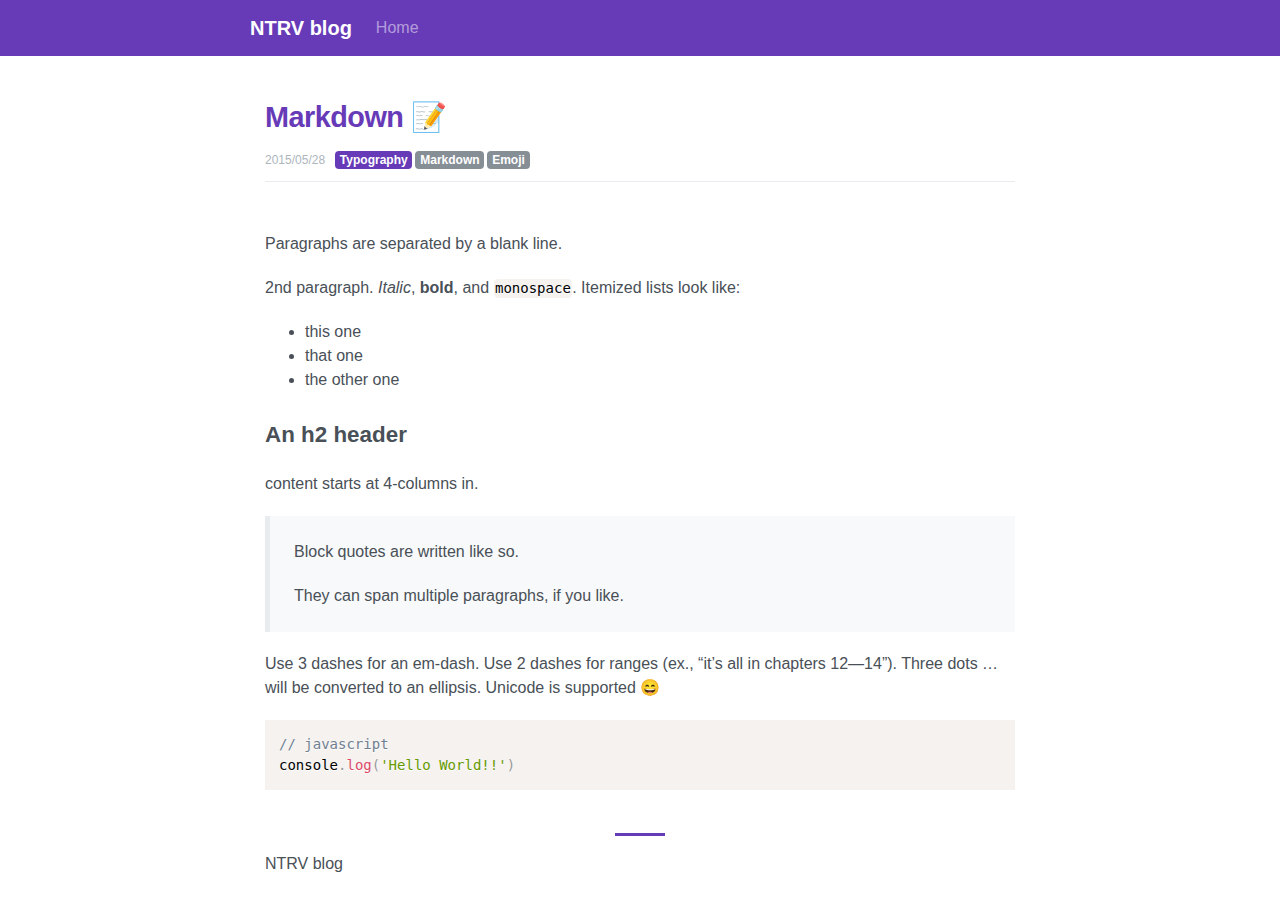
<file: markdown/index.html>
<!DOCTYPE html><html lang="en"><head><meta charSet="utf-8"/><meta http-equiv="X-UA-Compatible" content="IE=edge"/><meta name="viewport" content="width=device-width, initial-scale=1.0"/><style data-href="/1.b4185e14bb4dbb481bbd.css">.footer hr{border-color:#f44336;border-width:3px;max-width:50px}

/*!
 * Bootstrap v4.1.3 (https://getbootstrap.com/)
 * Copyright 2011-2018 The Bootstrap Authors
 * Copyright 2011-2018 Twitter, Inc.
 * Licensed under MIT (https://github.com/twbs/bootstrap/blob/master/LICENSE)
 */:root{--blue:#03a9f4;--indigo:#3f51b5;--purple:#673ab7;--pink:#e91e63;--red:#f44336;--orange:#ff5722;--yellow:#ffab00;--green:#8bc34a;--teal:#009688;--cyan:#00bcd4;--white:#fff;--gray:#868e96;--gray-dark:#343a40;--primary:#673ab7;--secondary:#868e96;--success:#8bc34a;--info:#00bcd4;--warning:#ffab00;--danger:#f44336;--light:#f8f9fa;--dark:#343a40;--breakpoint-xs:0;--breakpoint-sm:576px;--breakpoint-md:768px;--breakpoint-lg:992px;--breakpoint-xl:1200px;--font-family-sans-serif:-apple-system,BlinkMacSystemFont,"Segoe UI",Roboto,"Helvetica Neue",Arial,sans-serif,"Apple Color Emoji","Segoe UI Emoji","Segoe UI Symbol";--font-family-monospace:SFMono-Regular,Menlo,Monaco,Consolas,"Liberation Mono","Courier New",monospace}*,:after,:before{box-sizing:border-box}html{font-family:sans-serif;line-height:1.15;-webkit-text-size-adjust:100%;-ms-text-size-adjust:100%;-ms-overflow-style:scrollbar;-webkit-tap-highlight-color:rgba(0,0,0,0)}@-ms-viewport{width:device-width}article,aside,figcaption,figure,footer,header,hgroup,main,nav,section{display:block}body{margin:0;font-family:-apple-system,BlinkMacSystemFont,Segoe UI,Roboto,Helvetica Neue,Arial,sans-serif,Apple Color Emoji,Segoe UI Emoji,Segoe UI Symbol;font-size:1rem;font-weight:400;line-height:1.5;color:#495057;text-align:left;background-color:#fff}[tabindex="-1"]:focus{outline:0!important}hr{box-sizing:content-box;height:0;overflow:visible}h1,h2,h3,h4,h5,h6{margin-top:0;margin-bottom:.5rem}p{margin-top:0;margin-bottom:1rem}abbr[data-original-title],abbr[title]{text-decoration:underline;-webkit-text-decoration:underline dotted;text-decoration:underline dotted;cursor:help;border-bottom:0}address{font-style:normal;line-height:inherit}address,dl,ol,ul{margin-bottom:1rem}dl,ol,ul{margin-top:0}ol ol,ol ul,ul ol,ul ul{margin-bottom:0}dt{font-weight:700}dd{margin-bottom:.5rem;margin-left:0}blockquote{margin:0 0 1rem}dfn{font-style:italic}b,strong{font-weight:bolder}small{font-size:80%}sub,sup{position:relative;font-size:75%;line-height:0;vertical-align:baseline}sub{bottom:-.25em}sup{top:-.5em}a{color:#673ab7;text-decoration:none;background-color:transparent;-webkit-text-decoration-skip:objects}a:hover{color:#46287d;text-decoration:none}a:not([href]):not([tabindex]),a:not([href]):not([tabindex]):focus,a:not([href]):not([tabindex]):hover{color:inherit;text-decoration:none}a:not([href]):not([tabindex]):focus{outline:0}code,kbd,pre,samp{font-family:SFMono-Regular,Menlo,Monaco,Consolas,Liberation Mono,Courier New,monospace;font-size:1em}pre{margin-top:0;margin-bottom:1rem;overflow:auto;-ms-overflow-style:scrollbar}figure{margin:0 0 1rem}img{border-style:none}img,svg{vertical-align:middle}svg{overflow:hidden}table{border-collapse:collapse}caption{padding-top:.75rem;padding-bottom:.75rem;color:#868e96;text-align:left;caption-side:bottom}th{text-align:inherit}label{display:inline-block;margin-bottom:.5rem}button{border-radius:0}button:focus{outline:1px dotted;outline:5px auto -webkit-focus-ring-color}button,input,optgroup,select,textarea{margin:0;font-family:inherit;font-size:inherit;line-height:inherit}button,input{overflow:visible}button,select{text-transform:none}[type=reset],[type=submit],button,html [type=button]{-webkit-appearance:button}[type=button]::-moz-focus-inner,[type=reset]::-moz-focus-inner,[type=submit]::-moz-focus-inner,button::-moz-focus-inner{padding:0;border-style:none}input[type=checkbox],input[type=radio]{box-sizing:border-box;padding:0}input[type=date],input[type=datetime-local],input[type=month],input[type=time]{-webkit-appearance:listbox}textarea{overflow:auto;resize:vertical}fieldset{min-width:0;padding:0;margin:0;border:0}legend{display:block;width:100%;max-width:100%;padding:0;margin-bottom:.5rem;font-size:1.5rem;line-height:inherit;color:inherit;white-space:normal}progress{vertical-align:baseline}[type=number]::-webkit-inner-spin-button,[type=number]::-webkit-outer-spin-button{height:auto}[type=search]{outline-offset:-2px;-webkit-appearance:none}[type=search]::-webkit-search-cancel-button,[type=search]::-webkit-search-decoration{-webkit-appearance:none}::-webkit-file-upload-button{font:inherit;-webkit-appearance:button}output{display:inline-block}summary{display:list-item;cursor:pointer}template{display:none}[hidden]{display:none!important}.h1,.h2,.h3,.h4,.h5,.h6,h1,h2,h3,h4,h5,h6{margin-bottom:.5rem;font-family:inherit;font-weight:800;line-height:1.5;color:inherit}.h1,h1{font-size:1.8rem}.h2,h2{font-size:1.4rem}.h3,h3{font-size:1.2rem}.h4,h4{font-size:1.1rem}.h5,h5{font-size:1.05rem}.h6,h6{font-size:1rem}.lead{font-size:1.25rem;font-weight:300}.display-1{font-size:6rem}.display-1,.display-2{font-weight:300;line-height:1.5}.display-2{font-size:5.5rem}.display-3{font-size:4.5rem}.display-3,.display-4{font-weight:300;line-height:1.5}.display-4{font-size:3.5rem}hr{margin-top:1rem;margin-bottom:1rem;border:0;border-top:1px solid rgba(0,0,0,.1)}.small,small{font-size:80%;font-weight:400}.mark,mark{padding:.2em;background-color:#fcf8e3}.list-inline,.list-unstyled{padding-left:0;list-style:none}.list-inline-item{display:inline-block}.list-inline-item:not(:last-child){margin-right:.5rem}.initialism{font-size:90%;text-transform:uppercase}.blockquote{margin-bottom:1rem;font-size:1.25rem}.blockquote-footer{display:block;font-size:80%;color:#868e96}.blockquote-footer:before{content:"\2014   \A0"}.img-fluid,.img-thumbnail{max-width:100%;height:auto}.img-thumbnail{padding:.25rem;background-color:#fff;border:1px solid #dee2e6;border-radius:.25rem;box-shadow:0 1px 2px rgba(0,0,0,.075)}.figure{display:inline-block}.figure-img{margin-bottom:.5rem;line-height:1}.figure-caption{font-size:90%;color:#868e96}code{font-size:87.5%;color:#e91e63;word-break:break-word}a>code{color:inherit}kbd{padding:.2rem .4rem;font-size:87.5%;color:#fff;background-color:#212529;border-radius:.2rem;box-shadow:inset 0 -.1rem 0 rgba(0,0,0,.25)}kbd kbd{padding:0;font-size:100%;font-weight:700;box-shadow:none}pre{display:block;font-size:87.5%;color:#212529}pre code{font-size:inherit;color:inherit;word-break:normal}.pre-scrollable{max-height:340px;overflow-y:scroll}.container{width:100%;padding-right:15px;padding-left:15px;margin-right:auto;margin-left:auto}@media (min-width:576px){.container{max-width:540px}}@media (min-width:768px){.container{max-width:640px}}@media (min-width:992px){.container{max-width:710px}}@media (min-width:1200px){.container{max-width:780px}}.container-fluid{width:100%;padding-right:15px;padding-left:15px;margin-right:auto;margin-left:auto}.row{display:flex;flex-wrap:wrap;margin-right:-15px;margin-left:-15px}.no-gutters{margin-right:0;margin-left:0}.no-gutters>.col,.no-gutters>[class*=col-]{padding-right:0;padding-left:0}.col,.col-1,.col-2,.col-3,.col-4,.col-5,.col-6,.col-7,.col-8,.col-9,.col-10,.col-11,.col-12,.col-auto,.col-lg,.col-lg-1,.col-lg-2,.col-lg-3,.col-lg-4,.col-lg-5,.col-lg-6,.col-lg-7,.col-lg-8,.col-lg-9,.col-lg-10,.col-lg-11,.col-lg-12,.col-lg-auto,.col-md,.col-md-1,.col-md-2,.col-md-3,.col-md-4,.col-md-5,.col-md-6,.col-md-7,.col-md-8,.col-md-9,.col-md-10,.col-md-11,.col-md-12,.col-md-auto,.col-sm,.col-sm-1,.col-sm-2,.col-sm-3,.col-sm-4,.col-sm-5,.col-sm-6,.col-sm-7,.col-sm-8,.col-sm-9,.col-sm-10,.col-sm-11,.col-sm-12,.col-sm-auto,.col-xl,.col-xl-1,.col-xl-2,.col-xl-3,.col-xl-4,.col-xl-5,.col-xl-6,.col-xl-7,.col-xl-8,.col-xl-9,.col-xl-10,.col-xl-11,.col-xl-12,.col-xl-auto{position:relative;width:100%;min-height:1px;padding-right:15px;padding-left:15px}.col{flex-basis:0;flex-grow:1;max-width:100%}.col-auto{flex:0 0 auto;width:auto;max-width:none}.col-1{flex:0 0 8.33333%;max-width:8.33333%}.col-2{flex:0 0 16.66667%;max-width:16.66667%}.col-3{flex:0 0 25%;max-width:25%}.col-4{flex:0 0 33.33333%;max-width:33.33333%}.col-5{flex:0 0 41.66667%;max-width:41.66667%}.col-6{flex:0 0 50%;max-width:50%}.col-7{flex:0 0 58.33333%;max-width:58.33333%}.col-8{flex:0 0 66.66667%;max-width:66.66667%}.col-9{flex:0 0 75%;max-width:75%}.col-10{flex:0 0 83.33333%;max-width:83.33333%}.col-11{flex:0 0 91.66667%;max-width:91.66667%}.col-12{flex:0 0 100%;max-width:100%}.order-first{order:-1}.order-last{order:13}.order-0{order:0}.order-1{order:1}.order-2{order:2}.order-3{order:3}.order-4{order:4}.order-5{order:5}.order-6{order:6}.order-7{order:7}.order-8{order:8}.order-9{order:9}.order-10{order:10}.order-11{order:11}.order-12{order:12}.offset-1{margin-left:8.33333%}.offset-2{margin-left:16.66667%}.offset-3{margin-left:25%}.offset-4{margin-left:33.33333%}.offset-5{margin-left:41.66667%}.offset-6{margin-left:50%}.offset-7{margin-left:58.33333%}.offset-8{margin-left:66.66667%}.offset-9{margin-left:75%}.offset-10{margin-left:83.33333%}.offset-11{margin-left:91.66667%}@media (min-width:576px){.col-sm{flex-basis:0;flex-grow:1;max-width:100%}.col-sm-auto{flex:0 0 auto;width:auto;max-width:none}.col-sm-1{flex:0 0 8.33333%;max-width:8.33333%}.col-sm-2{flex:0 0 16.66667%;max-width:16.66667%}.col-sm-3{flex:0 0 25%;max-width:25%}.col-sm-4{flex:0 0 33.33333%;max-width:33.33333%}.col-sm-5{flex:0 0 41.66667%;max-width:41.66667%}.col-sm-6{flex:0 0 50%;max-width:50%}.col-sm-7{flex:0 0 58.33333%;max-width:58.33333%}.col-sm-8{flex:0 0 66.66667%;max-width:66.66667%}.col-sm-9{flex:0 0 75%;max-width:75%}.col-sm-10{flex:0 0 83.33333%;max-width:83.33333%}.col-sm-11{flex:0 0 91.66667%;max-width:91.66667%}.col-sm-12{flex:0 0 100%;max-width:100%}.order-sm-first{order:-1}.order-sm-last{order:13}.order-sm-0{order:0}.order-sm-1{order:1}.order-sm-2{order:2}.order-sm-3{order:3}.order-sm-4{order:4}.order-sm-5{order:5}.order-sm-6{order:6}.order-sm-7{order:7}.order-sm-8{order:8}.order-sm-9{order:9}.order-sm-10{order:10}.order-sm-11{order:11}.order-sm-12{order:12}.offset-sm-0{margin-left:0}.offset-sm-1{margin-left:8.33333%}.offset-sm-2{margin-left:16.66667%}.offset-sm-3{margin-left:25%}.offset-sm-4{margin-left:33.33333%}.offset-sm-5{margin-left:41.66667%}.offset-sm-6{margin-left:50%}.offset-sm-7{margin-left:58.33333%}.offset-sm-8{margin-left:66.66667%}.offset-sm-9{margin-left:75%}.offset-sm-10{margin-left:83.33333%}.offset-sm-11{margin-left:91.66667%}}@media (min-width:768px){.col-md{flex-basis:0;flex-grow:1;max-width:100%}.col-md-auto{flex:0 0 auto;width:auto;max-width:none}.col-md-1{flex:0 0 8.33333%;max-width:8.33333%}.col-md-2{flex:0 0 16.66667%;max-width:16.66667%}.col-md-3{flex:0 0 25%;max-width:25%}.col-md-4{flex:0 0 33.33333%;max-width:33.33333%}.col-md-5{flex:0 0 41.66667%;max-width:41.66667%}.col-md-6{flex:0 0 50%;max-width:50%}.col-md-7{flex:0 0 58.33333%;max-width:58.33333%}.col-md-8{flex:0 0 66.66667%;max-width:66.66667%}.col-md-9{flex:0 0 75%;max-width:75%}.col-md-10{flex:0 0 83.33333%;max-width:83.33333%}.col-md-11{flex:0 0 91.66667%;max-width:91.66667%}.col-md-12{flex:0 0 100%;max-width:100%}.order-md-first{order:-1}.order-md-last{order:13}.order-md-0{order:0}.order-md-1{order:1}.order-md-2{order:2}.order-md-3{order:3}.order-md-4{order:4}.order-md-5{order:5}.order-md-6{order:6}.order-md-7{order:7}.order-md-8{order:8}.order-md-9{order:9}.order-md-10{order:10}.order-md-11{order:11}.order-md-12{order:12}.offset-md-0{margin-left:0}.offset-md-1{margin-left:8.33333%}.offset-md-2{margin-left:16.66667%}.offset-md-3{margin-left:25%}.offset-md-4{margin-left:33.33333%}.offset-md-5{margin-left:41.66667%}.offset-md-6{margin-left:50%}.offset-md-7{margin-left:58.33333%}.offset-md-8{margin-left:66.66667%}.offset-md-9{margin-left:75%}.offset-md-10{margin-left:83.33333%}.offset-md-11{margin-left:91.66667%}}@media (min-width:992px){.col-lg{flex-basis:0;flex-grow:1;max-width:100%}.col-lg-auto{flex:0 0 auto;width:auto;max-width:none}.col-lg-1{flex:0 0 8.33333%;max-width:8.33333%}.col-lg-2{flex:0 0 16.66667%;max-width:16.66667%}.col-lg-3{flex:0 0 25%;max-width:25%}.col-lg-4{flex:0 0 33.33333%;max-width:33.33333%}.col-lg-5{flex:0 0 41.66667%;max-width:41.66667%}.col-lg-6{flex:0 0 50%;max-width:50%}.col-lg-7{flex:0 0 58.33333%;max-width:58.33333%}.col-lg-8{flex:0 0 66.66667%;max-width:66.66667%}.col-lg-9{flex:0 0 75%;max-width:75%}.col-lg-10{flex:0 0 83.33333%;max-width:83.33333%}.col-lg-11{flex:0 0 91.66667%;max-width:91.66667%}.col-lg-12{flex:0 0 100%;max-width:100%}.order-lg-first{order:-1}.order-lg-last{order:13}.order-lg-0{order:0}.order-lg-1{order:1}.order-lg-2{order:2}.order-lg-3{order:3}.order-lg-4{order:4}.order-lg-5{order:5}.order-lg-6{order:6}.order-lg-7{order:7}.order-lg-8{order:8}.order-lg-9{order:9}.order-lg-10{order:10}.order-lg-11{order:11}.order-lg-12{order:12}.offset-lg-0{margin-left:0}.offset-lg-1{margin-left:8.33333%}.offset-lg-2{margin-left:16.66667%}.offset-lg-3{margin-left:25%}.offset-lg-4{margin-left:33.33333%}.offset-lg-5{margin-left:41.66667%}.offset-lg-6{margin-left:50%}.offset-lg-7{margin-left:58.33333%}.offset-lg-8{margin-left:66.66667%}.offset-lg-9{margin-left:75%}.offset-lg-10{margin-left:83.33333%}.offset-lg-11{margin-left:91.66667%}}@media (min-width:1200px){.col-xl{flex-basis:0;flex-grow:1;max-width:100%}.col-xl-auto{flex:0 0 auto;width:auto;max-width:none}.col-xl-1{flex:0 0 8.33333%;max-width:8.33333%}.col-xl-2{flex:0 0 16.66667%;max-width:16.66667%}.col-xl-3{flex:0 0 25%;max-width:25%}.col-xl-4{flex:0 0 33.33333%;max-width:33.33333%}.col-xl-5{flex:0 0 41.66667%;max-width:41.66667%}.col-xl-6{flex:0 0 50%;max-width:50%}.col-xl-7{flex:0 0 58.33333%;max-width:58.33333%}.col-xl-8{flex:0 0 66.66667%;max-width:66.66667%}.col-xl-9{flex:0 0 75%;max-width:75%}.col-xl-10{flex:0 0 83.33333%;max-width:83.33333%}.col-xl-11{flex:0 0 91.66667%;max-width:91.66667%}.col-xl-12{flex:0 0 100%;max-width:100%}.order-xl-first{order:-1}.order-xl-last{order:13}.order-xl-0{order:0}.order-xl-1{order:1}.order-xl-2{order:2}.order-xl-3{order:3}.order-xl-4{order:4}.order-xl-5{order:5}.order-xl-6{order:6}.order-xl-7{order:7}.order-xl-8{order:8}.order-xl-9{order:9}.order-xl-10{order:10}.order-xl-11{order:11}.order-xl-12{order:12}.offset-xl-0{margin-left:0}.offset-xl-1{margin-left:8.33333%}.offset-xl-2{margin-left:16.66667%}.offset-xl-3{margin-left:25%}.offset-xl-4{margin-left:33.33333%}.offset-xl-5{margin-left:41.66667%}.offset-xl-6{margin-left:50%}.offset-xl-7{margin-left:58.33333%}.offset-xl-8{margin-left:66.66667%}.offset-xl-9{margin-left:75%}.offset-xl-10{margin-left:83.33333%}.offset-xl-11{margin-left:91.66667%}}.table{width:100%;margin-bottom:1rem;background-color:transparent}.table td,.table th{padding:.75rem;vertical-align:top;border-top:1px solid #dee2e6}.table thead th{vertical-align:bottom;border-bottom:2px solid #dee2e6}.table tbody+tbody{border-top:2px solid #dee2e6}.table .table{background-color:#fff}.table-sm td,.table-sm th{padding:.3rem}.table-bordered,.table-bordered td,.table-bordered th{border:1px solid #dee2e6}.table-bordered thead td,.table-bordered thead th{border-bottom-width:2px}.table-borderless tbody+tbody,.table-borderless td,.table-borderless th,.table-borderless thead th{border:0}.table-striped tbody tr:nth-of-type(odd){background-color:rgba(0,0,0,.05)}.table-hover tbody tr:hover{background-color:rgba(0,0,0,.075)}.table-primary,.table-primary>td,.table-primary>th{background-color:#d4c8eb}.table-hover .table-primary:hover,.table-hover .table-primary:hover>td,.table-hover .table-primary:hover>th{background-color:#c5b5e4}.table-secondary,.table-secondary>td,.table-secondary>th{background-color:#dddfe2}.table-hover .table-secondary:hover,.table-hover .table-secondary:hover>td,.table-hover .table-secondary:hover>th{background-color:#cfd2d6}.table-success,.table-success>td,.table-success>th{background-color:#dfeecc}.table-hover .table-success:hover,.table-hover .table-success:hover>td,.table-hover .table-success:hover>th{background-color:#d3e8b9}.table-info,.table-info>td,.table-info>th{background-color:#b8ecf3}.table-hover .table-info:hover,.table-hover .table-info:hover>td,.table-hover .table-info:hover>th{background-color:#a2e6ef}.table-warning,.table-warning>td,.table-warning>th{background-color:#ffe7b8}.table-hover .table-warning:hover,.table-hover .table-warning:hover>td,.table-hover .table-warning:hover>th{background-color:#ffde9f}.table-danger,.table-danger>td,.table-danger>th{background-color:#fccac7}.table-hover .table-danger:hover,.table-hover .table-danger:hover>td,.table-hover .table-danger:hover>th{background-color:#fbb3af}.table-light,.table-light>td,.table-light>th{background-color:#fdfdfe}.table-hover .table-light:hover,.table-hover .table-light:hover>td,.table-hover .table-light:hover>th{background-color:#ececf6}.table-dark,.table-dark>td,.table-dark>th{background-color:#c6c8ca}.table-hover .table-dark:hover,.table-hover .table-dark:hover>td,.table-hover .table-dark:hover>th{background-color:#b9bbbe}.table-active,.table-active>td,.table-active>th,.table-hover .table-active:hover,.table-hover .table-active:hover>td,.table-hover .table-active:hover>th{background-color:rgba(0,0,0,.075)}.table .thead-dark th{color:#fff;background-color:#212529;border-color:#32383e}.table .thead-light th{color:#495057;background-color:#e9ecef;border-color:#dee2e6}.table-dark{color:#fff;background-color:#212529}.table-dark td,.table-dark th,.table-dark thead th{border-color:#32383e}.table-dark.table-bordered{border:0}.table-dark.table-striped tbody tr:nth-of-type(odd){background-color:hsla(0,0%,100%,.05)}.table-dark.table-hover tbody tr:hover{background-color:hsla(0,0%,100%,.075)}@media (max-width:575.98px){.table-responsive-sm{display:block;width:100%;overflow-x:auto;-webkit-overflow-scrolling:touch;-ms-overflow-style:-ms-autohiding-scrollbar}.table-responsive-sm>.table-bordered{border:0}}@media (max-width:767.98px){.table-responsive-md{display:block;width:100%;overflow-x:auto;-webkit-overflow-scrolling:touch;-ms-overflow-style:-ms-autohiding-scrollbar}.table-responsive-md>.table-bordered{border:0}}@media (max-width:991.98px){.table-responsive-lg{display:block;width:100%;overflow-x:auto;-webkit-overflow-scrolling:touch;-ms-overflow-style:-ms-autohiding-scrollbar}.table-responsive-lg>.table-bordered{border:0}}@media (max-width:1199.98px){.table-responsive-xl{display:block;width:100%;overflow-x:auto;-webkit-overflow-scrolling:touch;-ms-overflow-style:-ms-autohiding-scrollbar}.table-responsive-xl>.table-bordered{border:0}}.table-responsive{display:block;width:100%;overflow-x:auto;-webkit-overflow-scrolling:touch;-ms-overflow-style:-ms-autohiding-scrollbar}.table-responsive>.table-bordered{border:0}.form-control{display:block;width:100%;height:calc(2.25rem + 2px);padding:.375rem .75rem;font-size:1rem;line-height:1.5;color:#495057;background-color:#fff;background-clip:padding-box;border:1px solid #ced4da;border-radius:.25rem;box-shadow:inset 0 1px 1px rgba(0,0,0,.075)}@media screen and (prefers-reduced-motion:reduce){.form-control{transition:none}}.form-control::-ms-expand{background-color:transparent;border:0}.form-control:focus{color:#495057;background-color:#fff;border-color:#ae94dd;outline:0;box-shadow:inset 0 1px 1px rgba(0,0,0,.075),0 0 0 .2rem rgba(103,58,183,.25)}.form-control::-webkit-input-placeholder{color:#868e96;opacity:1}.form-control::-ms-input-placeholder{color:#868e96;opacity:1}.form-control::placeholder{color:#868e96;opacity:1}.form-control:disabled,.form-control[readonly]{background-color:#e9ecef;opacity:1}select.form-control:focus::-ms-value{color:#495057;background-color:#fff}.form-control-file,.form-control-range{display:block;width:100%}.col-form-label{padding-top:calc(.375rem + 1px);padding-bottom:calc(.375rem + 1px);margin-bottom:0;font-size:inherit;line-height:1.5}.col-form-label-lg{padding-top:calc(.5rem + 1px);padding-bottom:calc(.5rem + 1px);font-size:1.25rem;line-height:1.5}.col-form-label-sm{padding-top:calc(.25rem + 1px);padding-bottom:calc(.25rem + 1px);font-size:.875rem;line-height:1.5}.form-control-plaintext{display:block;width:100%;padding-top:.375rem;padding-bottom:.375rem;margin-bottom:0;line-height:1.5;color:#495057;background-color:transparent;border:solid transparent;border-width:1px 0}.form-control-plaintext.form-control-lg,.form-control-plaintext.form-control-sm{padding-right:0;padding-left:0}.form-control-sm{height:calc(1.8125rem + 2px);padding:.25rem .5rem;font-size:.875rem;line-height:1.5;border-radius:.2rem}.form-control-lg{height:calc(2.875rem + 2px);padding:.5rem 1rem;font-size:1.25rem;line-height:1.5;border-radius:.3rem}select.form-control[multiple],select.form-control[size],textarea.form-control{height:auto}.form-group{margin-bottom:1rem}.form-text{display:block;margin-top:.25rem}.form-row{display:flex;flex-wrap:wrap;margin-right:-5px;margin-left:-5px}.form-row>.col,.form-row>[class*=col-]{padding-right:5px;padding-left:5px}.form-check{position:relative;display:block;padding-left:1.25rem}.form-check-input{position:absolute;margin-top:.3rem;margin-left:-1.25rem}.form-check-input:disabled~.form-check-label{color:#868e96}.form-check-label{margin-bottom:0}.form-check-inline{display:inline-flex;align-items:center;padding-left:0;margin-right:.75rem}.form-check-inline .form-check-input{position:static;margin-top:0;margin-right:.3125rem;margin-left:0}.valid-feedback{display:none;width:100%;margin-top:.25rem;font-size:80%;color:#8bc34a}.valid-tooltip{position:absolute;top:100%;z-index:5;display:none;max-width:100%;padding:.25rem .5rem;margin-top:.1rem;font-size:.875rem;line-height:1.5;color:#212529;background-color:rgba(139,195,74,.9);border-radius:.25rem}.custom-select.is-valid,.form-control.is-valid,.was-validated .custom-select:valid,.was-validated .form-control:valid{border-color:#8bc34a}.custom-select.is-valid:focus,.form-control.is-valid:focus,.was-validated .custom-select:valid:focus,.was-validated .form-control:valid:focus{border-color:#8bc34a;box-shadow:0 0 0 .2rem rgba(139,195,74,.25)}.custom-select.is-valid~.valid-feedback,.custom-select.is-valid~.valid-tooltip,.form-control-file.is-valid~.valid-feedback,.form-control-file.is-valid~.valid-tooltip,.form-control.is-valid~.valid-feedback,.form-control.is-valid~.valid-tooltip,.was-validated .custom-select:valid~.valid-feedback,.was-validated .custom-select:valid~.valid-tooltip,.was-validated .form-control-file:valid~.valid-feedback,.was-validated .form-control-file:valid~.valid-tooltip,.was-validated .form-control:valid~.valid-feedback,.was-validated .form-control:valid~.valid-tooltip{display:block}.form-check-input.is-valid~.form-check-label,.was-validated .form-check-input:valid~.form-check-label{color:#8bc34a}.form-check-input.is-valid~.valid-feedback,.form-check-input.is-valid~.valid-tooltip,.was-validated .form-check-input:valid~.valid-feedback,.was-validated .form-check-input:valid~.valid-tooltip{display:block}.custom-control-input.is-valid~.custom-control-label,.was-validated .custom-control-input:valid~.custom-control-label{color:#8bc34a}.custom-control-input.is-valid~.custom-control-label:before,.was-validated .custom-control-input:valid~.custom-control-label:before{background-color:#c8e3aa}.custom-control-input.is-valid~.valid-feedback,.custom-control-input.is-valid~.valid-tooltip,.was-validated .custom-control-input:valid~.valid-feedback,.was-validated .custom-control-input:valid~.valid-tooltip{display:block}.custom-control-input.is-valid:checked~.custom-control-label:before,.was-validated .custom-control-input:valid:checked~.custom-control-label:before{background-color:#a4d070}.custom-control-input.is-valid:focus~.custom-control-label:before,.was-validated .custom-control-input:valid:focus~.custom-control-label:before{box-shadow:0 0 0 1px #fff,0 0 0 .2rem rgba(139,195,74,.25)}.custom-file-input.is-valid~.custom-file-label,.was-validated .custom-file-input:valid~.custom-file-label{border-color:#8bc34a}.custom-file-input.is-valid~.custom-file-label:after,.was-validated .custom-file-input:valid~.custom-file-label:after{border-color:inherit}.custom-file-input.is-valid~.valid-feedback,.custom-file-input.is-valid~.valid-tooltip,.was-validated .custom-file-input:valid~.valid-feedback,.was-validated .custom-file-input:valid~.valid-tooltip{display:block}.custom-file-input.is-valid:focus~.custom-file-label,.was-validated .custom-file-input:valid:focus~.custom-file-label{box-shadow:0 0 0 .2rem rgba(139,195,74,.25)}.invalid-feedback{display:none;width:100%;margin-top:.25rem;font-size:80%;color:#f44336}.invalid-tooltip{position:absolute;top:100%;z-index:5;display:none;max-width:100%;padding:.25rem .5rem;margin-top:.1rem;font-size:.875rem;line-height:1.5;color:#fff;background-color:rgba(244,67,54,.9);border-radius:.25rem}.custom-select.is-invalid,.form-control.is-invalid,.was-validated .custom-select:invalid,.was-validated .form-control:invalid{border-color:#f44336}.custom-select.is-invalid:focus,.form-control.is-invalid:focus,.was-validated .custom-select:invalid:focus,.was-validated .form-control:invalid:focus{border-color:#f44336;box-shadow:0 0 0 .2rem rgba(244,67,54,.25)}.custom-select.is-invalid~.invalid-feedback,.custom-select.is-invalid~.invalid-tooltip,.form-control-file.is-invalid~.invalid-feedback,.form-control-file.is-invalid~.invalid-tooltip,.form-control.is-invalid~.invalid-feedback,.form-control.is-invalid~.invalid-tooltip,.was-validated .custom-select:invalid~.invalid-feedback,.was-validated .custom-select:invalid~.invalid-tooltip,.was-validated .form-control-file:invalid~.invalid-feedback,.was-validated .form-control-file:invalid~.invalid-tooltip,.was-validated .form-control:invalid~.invalid-feedback,.was-validated .form-control:invalid~.invalid-tooltip{display:block}.form-check-input.is-invalid~.form-check-label,.was-validated .form-check-input:invalid~.form-check-label{color:#f44336}.form-check-input.is-invalid~.invalid-feedback,.form-check-input.is-invalid~.invalid-tooltip,.was-validated .form-check-input:invalid~.invalid-feedback,.was-validated .form-check-input:invalid~.invalid-tooltip{display:block}.custom-control-input.is-invalid~.custom-control-label,.was-validated .custom-control-input:invalid~.custom-control-label{color:#f44336}.custom-control-input.is-invalid~.custom-control-label:before,.was-validated .custom-control-input:invalid~.custom-control-label:before{background-color:#fbb4af}.custom-control-input.is-invalid~.invalid-feedback,.custom-control-input.is-invalid~.invalid-tooltip,.was-validated .custom-control-input:invalid~.invalid-feedback,.was-validated .custom-control-input:invalid~.invalid-tooltip{display:block}.custom-control-input.is-invalid:checked~.custom-control-label:before,.was-validated .custom-control-input:invalid:checked~.custom-control-label:before{background-color:#f77066}.custom-control-input.is-invalid:focus~.custom-control-label:before,.was-validated .custom-control-input:invalid:focus~.custom-control-label:before{box-shadow:0 0 0 1px #fff,0 0 0 .2rem rgba(244,67,54,.25)}.custom-file-input.is-invalid~.custom-file-label,.was-validated .custom-file-input:invalid~.custom-file-label{border-color:#f44336}.custom-file-input.is-invalid~.custom-file-label:after,.was-validated .custom-file-input:invalid~.custom-file-label:after{border-color:inherit}.custom-file-input.is-invalid~.invalid-feedback,.custom-file-input.is-invalid~.invalid-tooltip,.was-validated .custom-file-input:invalid~.invalid-feedback,.was-validated .custom-file-input:invalid~.invalid-tooltip{display:block}.custom-file-input.is-invalid:focus~.custom-file-label,.was-validated .custom-file-input:invalid:focus~.custom-file-label{box-shadow:0 0 0 .2rem rgba(244,67,54,.25)}.form-inline{display:flex;flex-flow:row wrap;align-items:center}.form-inline .form-check{width:100%}@media (min-width:576px){.form-inline label{justify-content:center}.form-inline .form-group,.form-inline label{display:flex;align-items:center;margin-bottom:0}.form-inline .form-group{flex:0 0 auto;flex-flow:row wrap}.form-inline .form-control{display:inline-block;width:auto;vertical-align:middle}.form-inline .form-control-plaintext{display:inline-block}.form-inline .custom-select,.form-inline .input-group{width:auto}.form-inline .form-check{display:flex;align-items:center;justify-content:center;width:auto;padding-left:0}.form-inline .form-check-input{position:relative;margin-top:0;margin-right:.25rem;margin-left:0}.form-inline .custom-control{align-items:center;justify-content:center}.form-inline .custom-control-label{margin-bottom:0}}.btn{display:inline-block;font-weight:400;text-align:center;white-space:nowrap;vertical-align:middle;-webkit-user-select:none;-moz-user-select:none;-ms-user-select:none;user-select:none;border:1px solid transparent;padding:.375rem .75rem;font-size:1rem;line-height:1.5;border-radius:.25rem}@media screen and (prefers-reduced-motion:reduce){.btn{transition:none}}.btn:focus,.btn:hover{text-decoration:none}.btn.focus,.btn:focus{outline:0;box-shadow:0 0 0 .2rem rgba(103,58,183,.25)}.btn.disabled,.btn:disabled{opacity:.65;box-shadow:none}.btn:not(:disabled):not(.disabled){cursor:pointer}.btn:not(:disabled):not(.disabled).active,.btn:not(:disabled):not(.disabled):active{box-shadow:inset 0 3px 5px rgba(0,0,0,.125)}.btn:not(:disabled):not(.disabled).active:focus,.btn:not(:disabled):not(.disabled):active:focus{box-shadow:0 0 0 .2rem rgba(103,58,183,.25),inset 0 3px 5px rgba(0,0,0,.125)}a.btn.disabled,fieldset:disabled a.btn{pointer-events:none}.btn-primary{color:#fff;background-color:#673ab7;border-color:#673ab7;box-shadow:inset 0 1px 0 hsla(0,0%,100%,.15),0 1px 1px rgba(0,0,0,.075)}.btn-primary:hover{color:#fff;background-color:#57319a;border-color:#512e90}.btn-primary.focus,.btn-primary:focus{box-shadow:inset 0 1px 0 hsla(0,0%,100%,.15),0 1px 1px rgba(0,0,0,.075),0 0 0 .2rem rgba(103,58,183,.5)}.btn-primary.disabled,.btn-primary:disabled{color:#fff;background-color:#673ab7;border-color:#673ab7}.btn-primary:not(:disabled):not(.disabled).active,.btn-primary:not(:disabled):not(.disabled):active,.show>.btn-primary.dropdown-toggle{color:#fff;background-color:#512e90;border-color:#4c2b87}.btn-primary:not(:disabled):not(.disabled).active:focus,.btn-primary:not(:disabled):not(.disabled):active:focus,.show>.btn-primary.dropdown-toggle:focus{box-shadow:inset 0 3px 5px rgba(0,0,0,.125),0 0 0 .2rem rgba(103,58,183,.5)}.btn-secondary{color:#fff;background-color:#868e96;border-color:#868e96;box-shadow:inset 0 1px 0 hsla(0,0%,100%,.15),0 1px 1px rgba(0,0,0,.075)}.btn-secondary:hover{color:#fff;background-color:#727b84;border-color:#6c757d}.btn-secondary.focus,.btn-secondary:focus{box-shadow:inset 0 1px 0 hsla(0,0%,100%,.15),0 1px 1px rgba(0,0,0,.075),0 0 0 .2rem rgba(134,142,150,.5)}.btn-secondary.disabled,.btn-secondary:disabled{color:#fff;background-color:#868e96;border-color:#868e96}.btn-secondary:not(:disabled):not(.disabled).active,.btn-secondary:not(:disabled):not(.disabled):active,.show>.btn-secondary.dropdown-toggle{color:#fff;background-color:#6c757d;border-color:#666e76}.btn-secondary:not(:disabled):not(.disabled).active:focus,.btn-secondary:not(:disabled):not(.disabled):active:focus,.show>.btn-secondary.dropdown-toggle:focus{box-shadow:inset 0 3px 5px rgba(0,0,0,.125),0 0 0 .2rem rgba(134,142,150,.5)}.btn-success{color:#212529;background-color:#8bc34a;border-color:#8bc34a;box-shadow:inset 0 1px 0 hsla(0,0%,100%,.15),0 1px 1px rgba(0,0,0,.075)}.btn-success:hover{color:#fff;background-color:#78ad39;border-color:#71a436}.btn-success.focus,.btn-success:focus{box-shadow:inset 0 1px 0 hsla(0,0%,100%,.15),0 1px 1px rgba(0,0,0,.075),0 0 0 .2rem rgba(139,195,74,.5)}.btn-success.disabled,.btn-success:disabled{color:#212529;background-color:#8bc34a;border-color:#8bc34a}.btn-success:not(:disabled):not(.disabled).active,.btn-success:not(:disabled):not(.disabled):active,.show>.btn-success.dropdown-toggle{color:#fff;background-color:#71a436;border-color:#6a9a33}.btn-success:not(:disabled):not(.disabled).active:focus,.btn-success:not(:disabled):not(.disabled):active:focus,.show>.btn-success.dropdown-toggle:focus{box-shadow:inset 0 3px 5px rgba(0,0,0,.125),0 0 0 .2rem rgba(139,195,74,.5)}.btn-info{color:#fff;background-color:#00bcd4;border-color:#00bcd4;box-shadow:inset 0 1px 0 hsla(0,0%,100%,.15),0 1px 1px rgba(0,0,0,.075)}.btn-info:hover{color:#fff;background-color:#009aae;border-color:#008fa1}.btn-info.focus,.btn-info:focus{box-shadow:inset 0 1px 0 hsla(0,0%,100%,.15),0 1px 1px rgba(0,0,0,.075),0 0 0 .2rem rgba(0,188,212,.5)}.btn-info.disabled,.btn-info:disabled{color:#fff;background-color:#00bcd4;border-color:#00bcd4}.btn-info:not(:disabled):not(.disabled).active,.btn-info:not(:disabled):not(.disabled):active,.show>.btn-info.dropdown-toggle{color:#fff;background-color:#008fa1;border-color:#008394}.btn-info:not(:disabled):not(.disabled).active:focus,.btn-info:not(:disabled):not(.disabled):active:focus,.show>.btn-info.dropdown-toggle:focus{box-shadow:inset 0 3px 5px rgba(0,0,0,.125),0 0 0 .2rem rgba(0,188,212,.5)}.btn-warning{color:#212529;background-color:#ffab00;border-color:#ffab00;box-shadow:inset 0 1px 0 hsla(0,0%,100%,.15),0 1px 1px rgba(0,0,0,.075)}.btn-warning:hover{color:#212529;background-color:#d99100;border-color:#cc8900}.btn-warning.focus,.btn-warning:focus{box-shadow:inset 0 1px 0 hsla(0,0%,100%,.15),0 1px 1px rgba(0,0,0,.075),0 0 0 .2rem rgba(255,171,0,.5)}.btn-warning.disabled,.btn-warning:disabled{color:#212529;background-color:#ffab00;border-color:#ffab00}.btn-warning:not(:disabled):not(.disabled).active,.btn-warning:not(:disabled):not(.disabled):active,.show>.btn-warning.dropdown-toggle{color:#fff;background-color:#cc8900;border-color:#bf8000}.btn-warning:not(:disabled):not(.disabled).active:focus,.btn-warning:not(:disabled):not(.disabled):active:focus,.show>.btn-warning.dropdown-toggle:focus{box-shadow:inset 0 3px 5px rgba(0,0,0,.125),0 0 0 .2rem rgba(255,171,0,.5)}.btn-danger{color:#fff;background-color:#f44336;border-color:#f44336;box-shadow:inset 0 1px 0 hsla(0,0%,100%,.15),0 1px 1px rgba(0,0,0,.075)}.btn-danger:hover{color:#fff;background-color:#f22112;border-color:#ea1c0d}.btn-danger.focus,.btn-danger:focus{box-shadow:inset 0 1px 0 hsla(0,0%,100%,.15),0 1px 1px rgba(0,0,0,.075),0 0 0 .2rem rgba(244,67,54,.5)}.btn-danger.disabled,.btn-danger:disabled{color:#fff;background-color:#f44336;border-color:#f44336}.btn-danger:not(:disabled):not(.disabled).active,.btn-danger:not(:disabled):not(.disabled):active,.show>.btn-danger.dropdown-toggle{color:#fff;background-color:#ea1c0d;border-color:#de1b0c}.btn-danger:not(:disabled):not(.disabled).active:focus,.btn-danger:not(:disabled):not(.disabled):active:focus,.show>.btn-danger.dropdown-toggle:focus{box-shadow:inset 0 3px 5px rgba(0,0,0,.125),0 0 0 .2rem rgba(244,67,54,.5)}.btn-light{color:#212529;background-color:#f8f9fa;border-color:#f8f9fa;box-shadow:inset 0 1px 0 hsla(0,0%,100%,.15),0 1px 1px rgba(0,0,0,.075)}.btn-light:hover{color:#212529;background-color:#e2e6ea;border-color:#dae0e5}.btn-light.focus,.btn-light:focus{box-shadow:inset 0 1px 0 hsla(0,0%,100%,.15),0 1px 1px rgba(0,0,0,.075),0 0 0 .2rem rgba(248,249,250,.5)}.btn-light.disabled,.btn-light:disabled{color:#212529;background-color:#f8f9fa;border-color:#f8f9fa}.btn-light:not(:disabled):not(.disabled).active,.btn-light:not(:disabled):not(.disabled):active,.show>.btn-light.dropdown-toggle{color:#212529;background-color:#dae0e5;border-color:#d3d9df}.btn-light:not(:disabled):not(.disabled).active:focus,.btn-light:not(:disabled):not(.disabled):active:focus,.show>.btn-light.dropdown-toggle:focus{box-shadow:inset 0 3px 5px rgba(0,0,0,.125),0 0 0 .2rem rgba(248,249,250,.5)}.btn-dark{color:#fff;background-color:#343a40;border-color:#343a40;box-shadow:inset 0 1px 0 hsla(0,0%,100%,.15),0 1px 1px rgba(0,0,0,.075)}.btn-dark:hover{color:#fff;background-color:#23272b;border-color:#1d2124}.btn-dark.focus,.btn-dark:focus{box-shadow:inset 0 1px 0 hsla(0,0%,100%,.15),0 1px 1px rgba(0,0,0,.075),0 0 0 .2rem rgba(52,58,64,.5)}.btn-dark.disabled,.btn-dark:disabled{color:#fff;background-color:#343a40;border-color:#343a40}.btn-dark:not(:disabled):not(.disabled).active,.btn-dark:not(:disabled):not(.disabled):active,.show>.btn-dark.dropdown-toggle{color:#fff;background-color:#1d2124;border-color:#171a1d}.btn-dark:not(:disabled):not(.disabled).active:focus,.btn-dark:not(:disabled):not(.disabled):active:focus,.show>.btn-dark.dropdown-toggle:focus{box-shadow:inset 0 3px 5px rgba(0,0,0,.125),0 0 0 .2rem rgba(52,58,64,.5)}.btn-outline-primary{color:#673ab7;background-color:transparent;background-image:none;border-color:#673ab7}.btn-outline-primary:hover{color:#fff;background-color:#673ab7;border-color:#673ab7}.btn-outline-primary.focus,.btn-outline-primary:focus{box-shadow:0 0 0 .2rem rgba(103,58,183,.5)}.btn-outline-primary.disabled,.btn-outline-primary:disabled{color:#673ab7;background-color:transparent}.btn-outline-primary:not(:disabled):not(.disabled).active,.btn-outline-primary:not(:disabled):not(.disabled):active,.show>.btn-outline-primary.dropdown-toggle{color:#fff;background-color:#673ab7;border-color:#673ab7}.btn-outline-primary:not(:disabled):not(.disabled).active:focus,.btn-outline-primary:not(:disabled):not(.disabled):active:focus,.show>.btn-outline-primary.dropdown-toggle:focus{box-shadow:inset 0 3px 5px rgba(0,0,0,.125),0 0 0 .2rem rgba(103,58,183,.5)}.btn-outline-secondary{color:#868e96;background-color:transparent;background-image:none;border-color:#868e96}.btn-outline-secondary:hover{color:#fff;background-color:#868e96;border-color:#868e96}.btn-outline-secondary.focus,.btn-outline-secondary:focus{box-shadow:0 0 0 .2rem rgba(134,142,150,.5)}.btn-outline-secondary.disabled,.btn-outline-secondary:disabled{color:#868e96;background-color:transparent}.btn-outline-secondary:not(:disabled):not(.disabled).active,.btn-outline-secondary:not(:disabled):not(.disabled):active,.show>.btn-outline-secondary.dropdown-toggle{color:#fff;background-color:#868e96;border-color:#868e96}.btn-outline-secondary:not(:disabled):not(.disabled).active:focus,.btn-outline-secondary:not(:disabled):not(.disabled):active:focus,.show>.btn-outline-secondary.dropdown-toggle:focus{box-shadow:inset 0 3px 5px rgba(0,0,0,.125),0 0 0 .2rem rgba(134,142,150,.5)}.btn-outline-success{color:#8bc34a;background-color:transparent;background-image:none;border-color:#8bc34a}.btn-outline-success:hover{color:#212529;background-color:#8bc34a;border-color:#8bc34a}.btn-outline-success.focus,.btn-outline-success:focus{box-shadow:0 0 0 .2rem rgba(139,195,74,.5)}.btn-outline-success.disabled,.btn-outline-success:disabled{color:#8bc34a;background-color:transparent}.btn-outline-success:not(:disabled):not(.disabled).active,.btn-outline-success:not(:disabled):not(.disabled):active,.show>.btn-outline-success.dropdown-toggle{color:#212529;background-color:#8bc34a;border-color:#8bc34a}.btn-outline-success:not(:disabled):not(.disabled).active:focus,.btn-outline-success:not(:disabled):not(.disabled):active:focus,.show>.btn-outline-success.dropdown-toggle:focus{box-shadow:inset 0 3px 5px rgba(0,0,0,.125),0 0 0 .2rem rgba(139,195,74,.5)}.btn-outline-info{color:#00bcd4;background-color:transparent;background-image:none;border-color:#00bcd4}.btn-outline-info:hover{color:#fff;background-color:#00bcd4;border-color:#00bcd4}.btn-outline-info.focus,.btn-outline-info:focus{box-shadow:0 0 0 .2rem rgba(0,188,212,.5)}.btn-outline-info.disabled,.btn-outline-info:disabled{color:#00bcd4;background-color:transparent}.btn-outline-info:not(:disabled):not(.disabled).active,.btn-outline-info:not(:disabled):not(.disabled):active,.show>.btn-outline-info.dropdown-toggle{color:#fff;background-color:#00bcd4;border-color:#00bcd4}.btn-outline-info:not(:disabled):not(.disabled).active:focus,.btn-outline-info:not(:disabled):not(.disabled):active:focus,.show>.btn-outline-info.dropdown-toggle:focus{box-shadow:inset 0 3px 5px rgba(0,0,0,.125),0 0 0 .2rem rgba(0,188,212,.5)}.btn-outline-warning{color:#ffab00;background-color:transparent;background-image:none;border-color:#ffab00}.btn-outline-warning:hover{color:#212529;background-color:#ffab00;border-color:#ffab00}.btn-outline-warning.focus,.btn-outline-warning:focus{box-shadow:0 0 0 .2rem rgba(255,171,0,.5)}.btn-outline-warning.disabled,.btn-outline-warning:disabled{color:#ffab00;background-color:transparent}.btn-outline-warning:not(:disabled):not(.disabled).active,.btn-outline-warning:not(:disabled):not(.disabled):active,.show>.btn-outline-warning.dropdown-toggle{color:#212529;background-color:#ffab00;border-color:#ffab00}.btn-outline-warning:not(:disabled):not(.disabled).active:focus,.btn-outline-warning:not(:disabled):not(.disabled):active:focus,.show>.btn-outline-warning.dropdown-toggle:focus{box-shadow:inset 0 3px 5px rgba(0,0,0,.125),0 0 0 .2rem rgba(255,171,0,.5)}.btn-outline-danger{color:#f44336;background-color:transparent;background-image:none;border-color:#f44336}.btn-outline-danger:hover{color:#fff;background-color:#f44336;border-color:#f44336}.btn-outline-danger.focus,.btn-outline-danger:focus{box-shadow:0 0 0 .2rem rgba(244,67,54,.5)}.btn-outline-danger.disabled,.btn-outline-danger:disabled{color:#f44336;background-color:transparent}.btn-outline-danger:not(:disabled):not(.disabled).active,.btn-outline-danger:not(:disabled):not(.disabled):active,.show>.btn-outline-danger.dropdown-toggle{color:#fff;background-color:#f44336;border-color:#f44336}.btn-outline-danger:not(:disabled):not(.disabled).active:focus,.btn-outline-danger:not(:disabled):not(.disabled):active:focus,.show>.btn-outline-danger.dropdown-toggle:focus{box-shadow:inset 0 3px 5px rgba(0,0,0,.125),0 0 0 .2rem rgba(244,67,54,.5)}.btn-outline-light{color:#f8f9fa;background-color:transparent;background-image:none;border-color:#f8f9fa}.btn-outline-light:hover{color:#212529;background-color:#f8f9fa;border-color:#f8f9fa}.btn-outline-light.focus,.btn-outline-light:focus{box-shadow:0 0 0 .2rem rgba(248,249,250,.5)}.btn-outline-light.disabled,.btn-outline-light:disabled{color:#f8f9fa;background-color:transparent}.btn-outline-light:not(:disabled):not(.disabled).active,.btn-outline-light:not(:disabled):not(.disabled):active,.show>.btn-outline-light.dropdown-toggle{color:#212529;background-color:#f8f9fa;border-color:#f8f9fa}.btn-outline-light:not(:disabled):not(.disabled).active:focus,.btn-outline-light:not(:disabled):not(.disabled):active:focus,.show>.btn-outline-light.dropdown-toggle:focus{box-shadow:inset 0 3px 5px rgba(0,0,0,.125),0 0 0 .2rem rgba(248,249,250,.5)}.btn-outline-dark{color:#343a40;background-color:transparent;background-image:none;border-color:#343a40}.btn-outline-dark:hover{color:#fff;background-color:#343a40;border-color:#343a40}.btn-outline-dark.focus,.btn-outline-dark:focus{box-shadow:0 0 0 .2rem rgba(52,58,64,.5)}.btn-outline-dark.disabled,.btn-outline-dark:disabled{color:#343a40;background-color:transparent}.btn-outline-dark:not(:disabled):not(.disabled).active,.btn-outline-dark:not(:disabled):not(.disabled):active,.show>.btn-outline-dark.dropdown-toggle{color:#fff;background-color:#343a40;border-color:#343a40}.btn-outline-dark:not(:disabled):not(.disabled).active:focus,.btn-outline-dark:not(:disabled):not(.disabled):active:focus,.show>.btn-outline-dark.dropdown-toggle:focus{box-shadow:inset 0 3px 5px rgba(0,0,0,.125),0 0 0 .2rem rgba(52,58,64,.5)}.btn-link{font-weight:400;color:#673ab7;background-color:transparent}.btn-link:hover{color:#46287d;text-decoration:none;background-color:transparent;border-color:transparent}.btn-link.focus,.btn-link:focus{text-decoration:none;border-color:transparent;box-shadow:none}.btn-link.disabled,.btn-link:disabled{color:#868e96;pointer-events:none}.btn-group-lg>.btn,.btn-lg{padding:.5rem 1rem;font-size:1.25rem;line-height:1.5;border-radius:.3rem}.btn-group-sm>.btn,.btn-sm{padding:.25rem .5rem;font-size:.875rem;line-height:1.5;border-radius:.2rem}.btn-block{display:block;width:100%}.btn-block+.btn-block{margin-top:.5rem}input[type=button].btn-block,input[type=reset].btn-block,input[type=submit].btn-block{width:100%}@media screen and (prefers-reduced-motion:reduce){.fade{transition:none}}.fade:not(.show){opacity:0}.collapse:not(.show){display:none}.collapsing{position:relative;height:0;overflow:hidden}@media screen and (prefers-reduced-motion:reduce){.collapsing{transition:none}}.dropdown,.dropleft,.dropright,.dropup{position:relative}.dropdown-toggle:after{display:inline-block;width:0;height:0;margin-left:.255em;vertical-align:.255em;content:"";border-top:.3em solid;border-right:.3em solid transparent;border-bottom:0;border-left:.3em solid transparent}.dropdown-toggle:empty:after{margin-left:0}.dropdown-menu{position:absolute;top:100%;left:0;z-index:1000;display:none;float:left;min-width:10rem;padding:.5rem 0;margin:.125rem 0 0;font-size:1rem;color:#495057;text-align:left;list-style:none;background-color:#fff;background-clip:padding-box;border:1px solid rgba(0,0,0,.15);border-radius:.25rem;box-shadow:0 .5rem 1rem rgba(0,0,0,.175)}.dropdown-menu-right{right:0;left:auto}.dropup .dropdown-menu{top:auto;bottom:100%;margin-top:0;margin-bottom:.125rem}.dropup .dropdown-toggle:after{display:inline-block;width:0;height:0;margin-left:.255em;vertical-align:.255em;content:"";border-top:0;border-right:.3em solid transparent;border-bottom:.3em solid;border-left:.3em solid transparent}.dropup .dropdown-toggle:empty:after{margin-left:0}.dropright .dropdown-menu{top:0;right:auto;left:100%;margin-top:0;margin-left:.125rem}.dropright .dropdown-toggle:after{display:inline-block;width:0;height:0;margin-left:.255em;vertical-align:.255em;content:"";border-top:.3em solid transparent;border-right:0;border-bottom:.3em solid transparent;border-left:.3em solid}.dropright .dropdown-toggle:empty:after{margin-left:0}.dropright .dropdown-toggle:after{vertical-align:0}.dropleft .dropdown-menu{top:0;right:100%;left:auto;margin-top:0;margin-right:.125rem}.dropleft .dropdown-toggle:after{display:inline-block;width:0;height:0;margin-left:.255em;vertical-align:.255em;content:"";display:none}.dropleft .dropdown-toggle:before{display:inline-block;width:0;height:0;margin-right:.255em;vertical-align:.255em;content:"";border-top:.3em solid transparent;border-right:.3em solid;border-bottom:.3em solid transparent}.dropleft .dropdown-toggle:empty:after{margin-left:0}.dropleft .dropdown-toggle:before{vertical-align:0}.dropdown-menu[x-placement^=bottom],.dropdown-menu[x-placement^=left],.dropdown-menu[x-placement^=right],.dropdown-menu[x-placement^=top]{right:auto;bottom:auto}.dropdown-divider{height:0;margin:.5rem 0;overflow:hidden;border-top:1px solid #e9ecef}.dropdown-item{display:block;width:100%;padding:.25rem 1.5rem;clear:both;font-weight:400;color:#212529;text-align:inherit;white-space:nowrap;background-color:transparent;border:0}.dropdown-item:focus,.dropdown-item:hover{color:#16181b;text-decoration:none;background-color:#f8f9fa}.dropdown-item.active,.dropdown-item:active{color:#fff;text-decoration:none;background-color:#673ab7}.dropdown-item.disabled,.dropdown-item:disabled{color:#868e96;background-color:transparent}.dropdown-menu.show{display:block}.dropdown-header{display:block;padding:.5rem 1.5rem;margin-bottom:0;font-size:.875rem;color:#868e96;white-space:nowrap}.dropdown-item-text{display:block;padding:.25rem 1.5rem;color:#212529}.btn-group,.btn-group-vertical{position:relative;display:inline-flex;vertical-align:middle}.btn-group-vertical>.btn,.btn-group>.btn{position:relative;flex:0 1 auto}.btn-group-vertical>.btn.active,.btn-group-vertical>.btn:active,.btn-group-vertical>.btn:focus,.btn-group-vertical>.btn:hover,.btn-group>.btn.active,.btn-group>.btn:active,.btn-group>.btn:focus,.btn-group>.btn:hover{z-index:1}.btn-group-vertical .btn+.btn,.btn-group-vertical .btn+.btn-group,.btn-group-vertical .btn-group+.btn,.btn-group-vertical .btn-group+.btn-group,.btn-group .btn+.btn,.btn-group .btn+.btn-group,.btn-group .btn-group+.btn,.btn-group .btn-group+.btn-group{margin-left:-1px}.btn-toolbar{display:flex;flex-wrap:wrap;justify-content:flex-start}.btn-toolbar .input-group{width:auto}.btn-group>.btn:first-child{margin-left:0}.btn-group>.btn-group:not(:last-child)>.btn,.btn-group>.btn:not(:last-child):not(.dropdown-toggle){border-top-right-radius:0;border-bottom-right-radius:0}.btn-group>.btn-group:not(:first-child)>.btn,.btn-group>.btn:not(:first-child){border-top-left-radius:0;border-bottom-left-radius:0}.dropdown-toggle-split{padding-right:.5625rem;padding-left:.5625rem}.dropdown-toggle-split:after,.dropright .dropdown-toggle-split:after,.dropup .dropdown-toggle-split:after{margin-left:0}.dropleft .dropdown-toggle-split:before{margin-right:0}.btn-group-sm>.btn+.dropdown-toggle-split,.btn-sm+.dropdown-toggle-split{padding-right:.375rem;padding-left:.375rem}.btn-group-lg>.btn+.dropdown-toggle-split,.btn-lg+.dropdown-toggle-split{padding-right:.75rem;padding-left:.75rem}.btn-group.show .dropdown-toggle{box-shadow:inset 0 3px 5px rgba(0,0,0,.125)}.btn-group.show .dropdown-toggle.btn-link{box-shadow:none}.btn-group-vertical{flex-direction:column;align-items:flex-start;justify-content:center}.btn-group-vertical .btn,.btn-group-vertical .btn-group{width:100%}.btn-group-vertical>.btn+.btn,.btn-group-vertical>.btn+.btn-group,.btn-group-vertical>.btn-group+.btn,.btn-group-vertical>.btn-group+.btn-group{margin-top:-1px;margin-left:0}.btn-group-vertical>.btn-group:not(:last-child)>.btn,.btn-group-vertical>.btn:not(:last-child):not(.dropdown-toggle){border-bottom-right-radius:0;border-bottom-left-radius:0}.btn-group-vertical>.btn-group:not(:first-child)>.btn,.btn-group-vertical>.btn:not(:first-child){border-top-left-radius:0;border-top-right-radius:0}.btn-group-toggle>.btn,.btn-group-toggle>.btn-group>.btn{margin-bottom:0}.btn-group-toggle>.btn-group>.btn input[type=checkbox],.btn-group-toggle>.btn-group>.btn input[type=radio],.btn-group-toggle>.btn input[type=checkbox],.btn-group-toggle>.btn input[type=radio]{position:absolute;clip:rect(0,0,0,0);pointer-events:none}.input-group{position:relative;display:flex;flex-wrap:wrap;align-items:stretch;width:100%}.input-group>.custom-file,.input-group>.custom-select,.input-group>.form-control{position:relative;flex:1 1 auto;width:1%;margin-bottom:0}.input-group>.custom-file+.custom-file,.input-group>.custom-file+.custom-select,.input-group>.custom-file+.form-control,.input-group>.custom-select+.custom-file,.input-group>.custom-select+.custom-select,.input-group>.custom-select+.form-control,.input-group>.form-control+.custom-file,.input-group>.form-control+.custom-select,.input-group>.form-control+.form-control{margin-left:-1px}.input-group>.custom-file .custom-file-input:focus~.custom-file-label,.input-group>.custom-select:focus,.input-group>.form-control:focus{z-index:3}.input-group>.custom-file .custom-file-input:focus{z-index:4}.input-group>.custom-select:not(:last-child),.input-group>.form-control:not(:last-child){border-top-right-radius:0;border-bottom-right-radius:0}.input-group>.custom-select:not(:first-child),.input-group>.form-control:not(:first-child){border-top-left-radius:0;border-bottom-left-radius:0}.input-group>.custom-file{display:flex;align-items:center}.input-group>.custom-file:not(:last-child) .custom-file-label,.input-group>.custom-file:not(:last-child) .custom-file-label:after{border-top-right-radius:0;border-bottom-right-radius:0}.input-group>.custom-file:not(:first-child) .custom-file-label{border-top-left-radius:0;border-bottom-left-radius:0}.input-group-append,.input-group-prepend{display:flex}.input-group-append .btn,.input-group-prepend .btn{position:relative;z-index:2}.input-group-append .btn+.btn,.input-group-append .btn+.input-group-text,.input-group-append .input-group-text+.btn,.input-group-append .input-group-text+.input-group-text,.input-group-prepend .btn+.btn,.input-group-prepend .btn+.input-group-text,.input-group-prepend .input-group-text+.btn,.input-group-prepend .input-group-text+.input-group-text{margin-left:-1px}.input-group-prepend{margin-right:-1px}.input-group-append{margin-left:-1px}.input-group-text{display:flex;align-items:center;padding:.375rem .75rem;margin-bottom:0;font-size:1rem;font-weight:400;line-height:1.5;color:#495057;text-align:center;white-space:nowrap;background-color:#e9ecef;border:1px solid #ced4da;border-radius:.25rem}.input-group-text input[type=checkbox],.input-group-text input[type=radio]{margin-top:0}.input-group-lg>.form-control,.input-group-lg>.input-group-append>.btn,.input-group-lg>.input-group-append>.input-group-text,.input-group-lg>.input-group-prepend>.btn,.input-group-lg>.input-group-prepend>.input-group-text{height:calc(2.875rem + 2px);padding:.5rem 1rem;font-size:1.25rem;line-height:1.5;border-radius:.3rem}.input-group-sm>.form-control,.input-group-sm>.input-group-append>.btn,.input-group-sm>.input-group-append>.input-group-text,.input-group-sm>.input-group-prepend>.btn,.input-group-sm>.input-group-prepend>.input-group-text{height:calc(1.8125rem + 2px);padding:.25rem .5rem;font-size:.875rem;line-height:1.5;border-radius:.2rem}.input-group>.input-group-append:last-child>.btn:not(:last-child):not(.dropdown-toggle),.input-group>.input-group-append:last-child>.input-group-text:not(:last-child),.input-group>.input-group-append:not(:last-child)>.btn,.input-group>.input-group-append:not(:last-child)>.input-group-text,.input-group>.input-group-prepend>.btn,.input-group>.input-group-prepend>.input-group-text{border-top-right-radius:0;border-bottom-right-radius:0}.input-group>.input-group-append>.btn,.input-group>.input-group-append>.input-group-text,.input-group>.input-group-prepend:first-child>.btn:not(:first-child),.input-group>.input-group-prepend:first-child>.input-group-text:not(:first-child),.input-group>.input-group-prepend:not(:first-child)>.btn,.input-group>.input-group-prepend:not(:first-child)>.input-group-text{border-top-left-radius:0;border-bottom-left-radius:0}.custom-control{position:relative;display:block;min-height:1.5rem;padding-left:1.5rem}.custom-control-inline{display:inline-flex;margin-right:1rem}.custom-control-input{position:absolute;z-index:-1;opacity:0}.custom-control-input:checked~.custom-control-label:before{color:#fff;background-color:#673ab7;box-shadow:none}.custom-control-input:focus~.custom-control-label:before{box-shadow:0 0 0 1px #fff,0 0 0 .2rem rgba(103,58,183,.25)}.custom-control-input:active~.custom-control-label:before{color:#fff;background-color:#cbbae9;box-shadow:none}.custom-control-input:disabled~.custom-control-label{color:#868e96}.custom-control-input:disabled~.custom-control-label:before{background-color:#e9ecef}.custom-control-label{position:relative;margin-bottom:0}.custom-control-label:before{pointer-events:none;-webkit-user-select:none;-moz-user-select:none;-ms-user-select:none;user-select:none;background-color:#dee2e6;box-shadow:inset 0 .25rem .25rem rgba(0,0,0,.1)}.custom-control-label:after,.custom-control-label:before{position:absolute;top:.25rem;left:-1.5rem;display:block;width:1rem;height:1rem;content:""}.custom-control-label:after{background-repeat:no-repeat;background-position:50%;background-size:50% 50%}.custom-checkbox .custom-control-label:before{border-radius:.25rem}.custom-checkbox .custom-control-input:checked~.custom-control-label:before{background-color:#673ab7}.custom-checkbox .custom-control-input:checked~.custom-control-label:after{background-image:url("data:image/svg+xml;charset=utf8,%3Csvg xmlns='http://www.w3.org/2000/svg' viewBox='0 0 8 8'%3E%3Cpath fill='%23fff' d='M6.564.75l-3.59 3.612-1.538-1.55L0 4.26 2.974 7.25 8 2.193z'/%3E%3C/svg%3E")}.custom-checkbox .custom-control-input:indeterminate~.custom-control-label:before{background-color:#673ab7;box-shadow:none}.custom-checkbox .custom-control-input:indeterminate~.custom-control-label:after{background-image:url("data:image/svg+xml;charset=utf8,%3Csvg xmlns='http://www.w3.org/2000/svg' viewBox='0 0 4 4'%3E%3Cpath stroke='%23fff' d='M0 2h4'/%3E%3C/svg%3E")}.custom-checkbox .custom-control-input:disabled:checked~.custom-control-label:before{background-color:rgba(103,58,183,.5)}.custom-checkbox .custom-control-input:disabled:indeterminate~.custom-control-label:before{background-color:rgba(103,58,183,.5)}.custom-radio .custom-control-label:before{border-radius:50%}.custom-radio .custom-control-input:checked~.custom-control-label:before{background-color:#673ab7}.custom-radio .custom-control-input:checked~.custom-control-label:after{background-image:url("data:image/svg+xml;charset=utf8,%3Csvg xmlns='http://www.w3.org/2000/svg' viewBox='-4 -4 8 8'%3E%3Ccircle r='3' fill='%23fff'/%3E%3C/svg%3E")}.custom-radio .custom-control-input:disabled:checked~.custom-control-label:before{background-color:rgba(103,58,183,.5)}.custom-select{display:inline-block;width:100%;height:calc(2.25rem + 2px);padding:.375rem 1.75rem .375rem .75rem;line-height:1.5;color:#495057;vertical-align:middle;background:#fff url("data:image/svg+xml;charset=utf8,%3Csvg xmlns='http://www.w3.org/2000/svg' viewBox='0 0 4 5'%3E%3Cpath fill='%23343a40' d='M2 0L0 2h4zm0 5L0 3h4z'/%3E%3C/svg%3E") no-repeat right .75rem center;background-size:8px 10px;border:1px solid #ced4da;border-radius:.25rem;box-shadow:inset 0 1px 2px rgba(0,0,0,.075);-webkit-appearance:none;-moz-appearance:none;appearance:none}.custom-select:focus{border-color:#ae94dd;outline:0;box-shadow:inset 0 1px 2px rgba(0,0,0,.075),0 0 0 .2rem rgba(174,148,221,.5)}.custom-select:focus::-ms-value{color:#495057;background-color:#fff}.custom-select[multiple],.custom-select[size]:not([size="1"]){height:auto;padding-right:.75rem;background-image:none}.custom-select:disabled{color:#868e96;background-color:#e9ecef}.custom-select::-ms-expand{opacity:0}.custom-select-sm{height:calc(1.8125rem + 2px);font-size:75%}.custom-select-lg,.custom-select-sm{padding-top:.375rem;padding-bottom:.375rem}.custom-select-lg{height:calc(2.875rem + 2px);font-size:125%}.custom-file{display:inline-block;margin-bottom:0}.custom-file,.custom-file-input{position:relative;width:100%;height:calc(2.25rem + 2px)}.custom-file-input{z-index:2;margin:0;opacity:0}.custom-file-input:focus~.custom-file-label{border-color:#ae94dd;box-shadow:0 0 0 .2rem rgba(103,58,183,.25)}.custom-file-input:focus~.custom-file-label:after{border-color:#ae94dd}.custom-file-input:disabled~.custom-file-label{background-color:#e9ecef}.custom-file-input:lang(en)~.custom-file-label:after{content:"Browse"}.custom-file-label{left:0;z-index:1;height:calc(2.25rem + 2px);background-color:#fff;border:1px solid #ced4da;border-radius:.25rem;box-shadow:inset 0 1px 1px rgba(0,0,0,.075)}.custom-file-label,.custom-file-label:after{position:absolute;top:0;right:0;padding:.375rem .75rem;line-height:1.5;color:#495057}.custom-file-label:after{bottom:0;z-index:3;display:block;height:2.25rem;content:"Browse";background-color:#e9ecef;border-left:1px solid #ced4da;border-radius:0 .25rem .25rem 0}.custom-range{width:100%;padding-left:0;background-color:transparent;-webkit-appearance:none;-moz-appearance:none;appearance:none}.custom-range:focus{outline:none}.custom-range:focus::-webkit-slider-thumb{box-shadow:0 0 0 1px #fff,0 0 0 .2rem rgba(103,58,183,.25)}.custom-range:focus::-moz-range-thumb{box-shadow:0 0 0 1px #fff,0 0 0 .2rem rgba(103,58,183,.25)}.custom-range:focus::-ms-thumb{box-shadow:0 0 0 1px #fff,0 0 0 .2rem rgba(103,58,183,.25)}.custom-range::-moz-focus-outer{border:0}.custom-range::-webkit-slider-thumb{width:1rem;height:1rem;margin-top:-.25rem;background-color:#673ab7;border:0;border-radius:1rem;box-shadow:0 .1rem .25rem rgba(0,0,0,.1);-webkit-appearance:none;appearance:none}@media screen and (prefers-reduced-motion:reduce){.custom-range::-webkit-slider-thumb{transition:none}}.custom-range::-webkit-slider-thumb:active{background-color:#cbbae9}.custom-range::-webkit-slider-runnable-track{width:100%;height:.5rem;color:transparent;cursor:pointer;background-color:#dee2e6;border-color:transparent;border-radius:1rem;box-shadow:inset 0 .25rem .25rem rgba(0,0,0,.1)}.custom-range::-moz-range-thumb{width:1rem;height:1rem;background-color:#673ab7;border:0;border-radius:1rem;box-shadow:0 .1rem .25rem rgba(0,0,0,.1);-moz-appearance:none;appearance:none}@media screen and (prefers-reduced-motion:reduce){.custom-range::-moz-range-thumb{transition:none}}.custom-range::-moz-range-thumb:active{background-color:#cbbae9}.custom-range::-moz-range-track{width:100%;height:.5rem;color:transparent;cursor:pointer;background-color:#dee2e6;border-color:transparent;border-radius:1rem;box-shadow:inset 0 .25rem .25rem rgba(0,0,0,.1)}.custom-range::-ms-thumb{width:1rem;height:1rem;margin-top:0;margin-right:.2rem;margin-left:.2rem;background-color:#673ab7;border:0;border-radius:1rem;box-shadow:0 .1rem .25rem rgba(0,0,0,.1);appearance:none}@media screen and (prefers-reduced-motion:reduce){.custom-range::-ms-thumb{transition:none}}.custom-range::-ms-thumb:active{background-color:#cbbae9}.custom-range::-ms-track{width:100%;height:.5rem;color:transparent;cursor:pointer;background-color:transparent;border-color:transparent;border-width:.5rem;box-shadow:inset 0 .25rem .25rem rgba(0,0,0,.1)}.custom-range::-ms-fill-lower,.custom-range::-ms-fill-upper{background-color:#dee2e6;border-radius:1rem}.custom-range::-ms-fill-upper{margin-right:15px}@media screen and (prefers-reduced-motion:reduce){.custom-control-label:before,.custom-file-label,.custom-select{transition:none}}.nav{display:flex;flex-wrap:wrap;padding-left:0;margin-bottom:0;list-style:none}.nav-link{display:block;padding:.5rem 1rem}.nav-link:focus,.nav-link:hover{text-decoration:none}.nav-link.disabled{color:#868e96}.nav-tabs{border-bottom:1px solid #dee2e6}.nav-tabs .nav-item{margin-bottom:-1px}.nav-tabs .nav-link{border:1px solid transparent;border-top-left-radius:.25rem;border-top-right-radius:.25rem}.nav-tabs .nav-link:focus,.nav-tabs .nav-link:hover{border-color:#e9ecef #e9ecef #dee2e6}.nav-tabs .nav-link.disabled{color:#868e96;background-color:transparent;border-color:transparent}.nav-tabs .nav-item.show .nav-link,.nav-tabs .nav-link.active{color:#495057;background-color:#fff;border-color:#dee2e6 #dee2e6 #fff}.nav-tabs .dropdown-menu{margin-top:-1px;border-top-left-radius:0;border-top-right-radius:0}.nav-pills .nav-link{border-radius:.25rem}.nav-pills .nav-link.active,.nav-pills .show>.nav-link{color:#fff;background-color:#673ab7}.nav-fill .nav-item{flex:1 1 auto;text-align:center}.nav-justified .nav-item{flex-basis:0;flex-grow:1;text-align:center}.tab-content>.tab-pane{display:none}.tab-content>.active{display:block}.navbar{position:relative;padding:.5rem 1rem}.navbar,.navbar>.container,.navbar>.container-fluid{display:flex;flex-wrap:wrap;align-items:center;justify-content:space-between}.navbar-brand{display:inline-block;padding-top:.3125rem;padding-bottom:.3125rem;margin-right:1rem;font-size:1.25rem;line-height:inherit;white-space:nowrap}.navbar-brand:focus,.navbar-brand:hover{text-decoration:none}.navbar-nav{display:flex;flex-direction:column;padding-left:0;margin-bottom:0;list-style:none}.navbar-nav .nav-link{padding-right:0;padding-left:0}.navbar-nav .dropdown-menu{position:static;float:none}.navbar-text{display:inline-block;padding-top:.5rem;padding-bottom:.5rem}.navbar-collapse{flex-basis:100%;flex-grow:1;align-items:center}.navbar-toggler{padding:.25rem .75rem;font-size:1.25rem;line-height:1;background-color:transparent;border:1px solid transparent;border-radius:.25rem}.navbar-toggler:focus,.navbar-toggler:hover{text-decoration:none}.navbar-toggler:not(:disabled):not(.disabled){cursor:pointer}.navbar-toggler-icon{display:inline-block;width:1.5em;height:1.5em;vertical-align:middle;content:"";background:no-repeat 50%;background-size:100% 100%}@media (max-width:575.98px){.navbar-expand-sm>.container,.navbar-expand-sm>.container-fluid{padding-right:0;padding-left:0}}@media (min-width:576px){.navbar-expand-sm{flex-flow:row nowrap;justify-content:flex-start}.navbar-expand-sm .navbar-nav{flex-direction:row}.navbar-expand-sm .navbar-nav .dropdown-menu{position:absolute}.navbar-expand-sm .navbar-nav .nav-link{padding-right:.5rem;padding-left:.5rem}.navbar-expand-sm>.container,.navbar-expand-sm>.container-fluid{flex-wrap:nowrap}.navbar-expand-sm .navbar-collapse{display:flex!important;flex-basis:auto}.navbar-expand-sm .navbar-toggler{display:none}}@media (max-width:767.98px){.navbar-expand-md>.container,.navbar-expand-md>.container-fluid{padding-right:0;padding-left:0}}@media (min-width:768px){.navbar-expand-md{flex-flow:row nowrap;justify-content:flex-start}.navbar-expand-md .navbar-nav{flex-direction:row}.navbar-expand-md .navbar-nav .dropdown-menu{position:absolute}.navbar-expand-md .navbar-nav .nav-link{padding-right:.5rem;padding-left:.5rem}.navbar-expand-md>.container,.navbar-expand-md>.container-fluid{flex-wrap:nowrap}.navbar-expand-md .navbar-collapse{display:flex!important;flex-basis:auto}.navbar-expand-md .navbar-toggler{display:none}}@media (max-width:991.98px){.navbar-expand-lg>.container,.navbar-expand-lg>.container-fluid{padding-right:0;padding-left:0}}@media (min-width:992px){.navbar-expand-lg{flex-flow:row nowrap;justify-content:flex-start}.navbar-expand-lg .navbar-nav{flex-direction:row}.navbar-expand-lg .navbar-nav .dropdown-menu{position:absolute}.navbar-expand-lg .navbar-nav .nav-link{padding-right:.5rem;padding-left:.5rem}.navbar-expand-lg>.container,.navbar-expand-lg>.container-fluid{flex-wrap:nowrap}.navbar-expand-lg .navbar-collapse{display:flex!important;flex-basis:auto}.navbar-expand-lg .navbar-toggler{display:none}}@media (max-width:1199.98px){.navbar-expand-xl>.container,.navbar-expand-xl>.container-fluid{padding-right:0;padding-left:0}}@media (min-width:1200px){.navbar-expand-xl{flex-flow:row nowrap;justify-content:flex-start}.navbar-expand-xl .navbar-nav{flex-direction:row}.navbar-expand-xl .navbar-nav .dropdown-menu{position:absolute}.navbar-expand-xl .navbar-nav .nav-link{padding-right:.5rem;padding-left:.5rem}.navbar-expand-xl>.container,.navbar-expand-xl>.container-fluid{flex-wrap:nowrap}.navbar-expand-xl .navbar-collapse{display:flex!important;flex-basis:auto}.navbar-expand-xl .navbar-toggler{display:none}}.navbar-expand{flex-flow:row nowrap;justify-content:flex-start}.navbar-expand>.container,.navbar-expand>.container-fluid{padding-right:0;padding-left:0}.navbar-expand .navbar-nav{flex-direction:row}.navbar-expand .navbar-nav .dropdown-menu{position:absolute}.navbar-expand .navbar-nav .nav-link{padding-right:.5rem;padding-left:.5rem}.navbar-expand>.container,.navbar-expand>.container-fluid{flex-wrap:nowrap}.navbar-expand .navbar-collapse{display:flex!important;flex-basis:auto}.navbar-expand .navbar-toggler{display:none}.navbar-light .navbar-brand,.navbar-light .navbar-brand:focus,.navbar-light .navbar-brand:hover{color:rgba(0,0,0,.9)}.navbar-light .navbar-nav .nav-link{color:rgba(0,0,0,.5)}.navbar-light .navbar-nav .nav-link:focus,.navbar-light .navbar-nav .nav-link:hover{color:rgba(0,0,0,.7)}.navbar-light .navbar-nav .nav-link.disabled{color:rgba(0,0,0,.3)}.navbar-light .navbar-nav .active>.nav-link,.navbar-light .navbar-nav .nav-link.active,.navbar-light .navbar-nav .nav-link.show,.navbar-light .navbar-nav .show>.nav-link{color:rgba(0,0,0,.9)}.navbar-light .navbar-toggler{color:rgba(0,0,0,.5);border-color:rgba(0,0,0,.1)}.navbar-light .navbar-toggler-icon{background-image:url("data:image/svg+xml;charset=utf8,%3Csvg viewBox='0 0 30 30' xmlns='http://www.w3.org/2000/svg'%3E%3Cpath stroke='rgba(0, 0, 0, 0.5)' stroke-width='2' stroke-linecap='round' stroke-miterlimit='10' d='M4 7h22M4 15h22M4 23h22'/%3E%3C/svg%3E")}.navbar-light .navbar-text{color:rgba(0,0,0,.5)}.navbar-light .navbar-text a,.navbar-light .navbar-text a:focus,.navbar-light .navbar-text a:hover{color:rgba(0,0,0,.9)}.navbar-dark .navbar-brand,.navbar-dark .navbar-brand:focus,.navbar-dark .navbar-brand:hover{color:#fff}.navbar-dark .navbar-nav .nav-link{color:hsla(0,0%,100%,.5)}.navbar-dark .navbar-nav .nav-link:focus,.navbar-dark .navbar-nav .nav-link:hover{color:hsla(0,0%,100%,.75)}.navbar-dark .navbar-nav .nav-link.disabled{color:hsla(0,0%,100%,.25)}.navbar-dark .navbar-nav .active>.nav-link,.navbar-dark .navbar-nav .nav-link.active,.navbar-dark .navbar-nav .nav-link.show,.navbar-dark .navbar-nav .show>.nav-link{color:#fff}.navbar-dark .navbar-toggler{color:hsla(0,0%,100%,.5);border-color:hsla(0,0%,100%,.1)}.navbar-dark .navbar-toggler-icon{background-image:url("data:image/svg+xml;charset=utf8,%3Csvg viewBox='0 0 30 30' xmlns='http://www.w3.org/2000/svg'%3E%3Cpath stroke='rgba(255, 255, 255, 0.5)' stroke-width='2' stroke-linecap='round' stroke-miterlimit='10' d='M4 7h22M4 15h22M4 23h22'/%3E%3C/svg%3E")}.navbar-dark .navbar-text{color:hsla(0,0%,100%,.5)}.navbar-dark .navbar-text a,.navbar-dark .navbar-text a:focus,.navbar-dark .navbar-text a:hover{color:#fff}.card{position:relative;display:flex;flex-direction:column;min-width:0;word-wrap:break-word;background-color:#fff;background-clip:border-box;border:1px solid rgba(0,0,0,.125);border-radius:.25rem}.card>hr{margin-right:0;margin-left:0}.card>.list-group:first-child .list-group-item:first-child{border-top-left-radius:.25rem;border-top-right-radius:.25rem}.card>.list-group:last-child .list-group-item:last-child{border-bottom-right-radius:.25rem;border-bottom-left-radius:.25rem}.card-body{flex:1 1 auto;padding:1.25rem}.card-title{margin-bottom:.75rem}.card-subtitle{margin-top:-.375rem}.card-subtitle,.card-text:last-child{margin-bottom:0}.card-link:hover{text-decoration:none}.card-link+.card-link{margin-left:1.25rem}.card-header{padding:.75rem 1.25rem;margin-bottom:0;background-color:rgba(0,0,0,.03);border-bottom:1px solid rgba(0,0,0,.125)}.card-header:first-child{border-radius:calc(.25rem - 1px) calc(.25rem - 1px) 0 0}.card-header+.list-group .list-group-item:first-child{border-top:0}.card-footer{padding:.75rem 1.25rem;background-color:rgba(0,0,0,.03);border-top:1px solid rgba(0,0,0,.125)}.card-footer:last-child{border-radius:0 0 calc(.25rem - 1px) calc(.25rem - 1px)}.card-header-tabs{margin-bottom:-.75rem;border-bottom:0}.card-header-pills,.card-header-tabs{margin-right:-.625rem;margin-left:-.625rem}.card-img-overlay{position:absolute;top:0;right:0;bottom:0;left:0;padding:1.25rem}.card-img{width:100%;border-radius:calc(.25rem - 1px)}.card-img-top{width:100%;border-top-left-radius:calc(.25rem - 1px);border-top-right-radius:calc(.25rem - 1px)}.card-img-bottom{width:100%;border-bottom-right-radius:calc(.25rem - 1px);border-bottom-left-radius:calc(.25rem - 1px)}.card-deck{display:flex;flex-direction:column}.card-deck .card{margin-bottom:15px}@media (min-width:576px){.card-deck{flex-flow:row wrap;margin-right:-15px;margin-left:-15px}.card-deck .card{display:flex;flex:1 0;flex-direction:column;margin-right:15px;margin-bottom:0;margin-left:15px}}.card-group{display:flex;flex-direction:column}.card-group>.card{margin-bottom:15px}@media (min-width:576px){.card-group{flex-flow:row wrap}.card-group>.card{flex:1 0;margin-bottom:0}.card-group>.card+.card{margin-left:0;border-left:0}.card-group>.card:first-child{border-top-right-radius:0;border-bottom-right-radius:0}.card-group>.card:first-child .card-header,.card-group>.card:first-child .card-img-top{border-top-right-radius:0}.card-group>.card:first-child .card-footer,.card-group>.card:first-child .card-img-bottom{border-bottom-right-radius:0}.card-group>.card:last-child{border-top-left-radius:0;border-bottom-left-radius:0}.card-group>.card:last-child .card-header,.card-group>.card:last-child .card-img-top{border-top-left-radius:0}.card-group>.card:last-child .card-footer,.card-group>.card:last-child .card-img-bottom{border-bottom-left-radius:0}.card-group>.card:only-child{border-radius:.25rem}.card-group>.card:only-child .card-header,.card-group>.card:only-child .card-img-top{border-top-left-radius:.25rem;border-top-right-radius:.25rem}.card-group>.card:only-child .card-footer,.card-group>.card:only-child .card-img-bottom{border-bottom-right-radius:.25rem;border-bottom-left-radius:.25rem}.card-group>.card:not(:first-child):not(:last-child):not(:only-child),.card-group>.card:not(:first-child):not(:last-child):not(:only-child) .card-footer,.card-group>.card:not(:first-child):not(:last-child):not(:only-child) .card-header,.card-group>.card:not(:first-child):not(:last-child):not(:only-child) .card-img-bottom,.card-group>.card:not(:first-child):not(:last-child):not(:only-child) .card-img-top{border-radius:0}}.card-columns .card{margin-bottom:.75rem}@media (min-width:576px){.card-columns{-webkit-column-count:3;column-count:3;-webkit-column-gap:1.25rem;column-gap:1.25rem;orphans:1;widows:1}.card-columns .card{display:inline-block;width:100%}}.accordion .card:not(:first-of-type):not(:last-of-type){border-bottom:0;border-radius:0}.accordion .card:not(:first-of-type) .card-header:first-child{border-radius:0}.accordion .card:first-of-type{border-bottom:0;border-bottom-right-radius:0;border-bottom-left-radius:0}.accordion .card:last-of-type{border-top-left-radius:0;border-top-right-radius:0}.breadcrumb{display:flex;flex-wrap:wrap;padding:.75rem 1rem;margin-bottom:1rem;list-style:none;background-color:#e9ecef;border-radius:.25rem}.breadcrumb-item+.breadcrumb-item{padding-left:.5rem}.breadcrumb-item+.breadcrumb-item:before{display:inline-block;padding-right:.5rem;color:#868e96;content:"/"}.breadcrumb-item+.breadcrumb-item:hover:before{text-decoration:underline;text-decoration:none}.breadcrumb-item.active{color:#868e96}.pagination{display:flex;padding-left:0;list-style:none;border-radius:.25rem}.page-link{position:relative;display:block;padding:.5rem .75rem;margin-left:-1px;line-height:1.25;color:#673ab7;background-color:#fff;border:1px solid #dee2e6}.page-link:hover{z-index:2;color:#46287d;text-decoration:none;background-color:#e9ecef;border-color:#dee2e6}.page-link:focus{z-index:2;outline:0;box-shadow:0 0 0 .2rem rgba(103,58,183,.25)}.page-link:not(:disabled):not(.disabled){cursor:pointer}.page-item:first-child .page-link{margin-left:0;border-top-left-radius:.25rem;border-bottom-left-radius:.25rem}.page-item:last-child .page-link{border-top-right-radius:.25rem;border-bottom-right-radius:.25rem}.page-item.active .page-link{z-index:1;color:#fff;background-color:#673ab7;border-color:#673ab7}.page-item.disabled .page-link{color:#868e96;pointer-events:none;cursor:auto;background-color:#fff;border-color:#dee2e6}.pagination-lg .page-link{padding:.75rem 1.5rem;font-size:1.25rem;line-height:1.5}.pagination-lg .page-item:first-child .page-link{border-top-left-radius:.3rem;border-bottom-left-radius:.3rem}.pagination-lg .page-item:last-child .page-link{border-top-right-radius:.3rem;border-bottom-right-radius:.3rem}.pagination-sm .page-link{padding:.25rem .5rem;font-size:.875rem;line-height:1.5}.pagination-sm .page-item:first-child .page-link{border-top-left-radius:.2rem;border-bottom-left-radius:.2rem}.pagination-sm .page-item:last-child .page-link{border-top-right-radius:.2rem;border-bottom-right-radius:.2rem}.badge{display:inline-block;padding:.25em .4em;font-size:75%;font-weight:700;line-height:1;text-align:center;white-space:nowrap;vertical-align:baseline;border-radius:.25rem}.badge:empty{display:none}.btn .badge{position:relative;top:-1px}.badge-pill{padding-right:.6em;padding-left:.6em;border-radius:10rem}.badge-primary{color:#fff;background-color:#673ab7}.badge-primary[href]:focus,.badge-primary[href]:hover{color:#fff;text-decoration:none;background-color:#512e90}.badge-secondary{color:#fff;background-color:#868e96}.badge-secondary[href]:focus,.badge-secondary[href]:hover{color:#fff;text-decoration:none;background-color:#6c757d}.badge-success{color:#212529;background-color:#8bc34a}.badge-success[href]:focus,.badge-success[href]:hover{color:#212529;text-decoration:none;background-color:#71a436}.badge-info{color:#fff;background-color:#00bcd4}.badge-info[href]:focus,.badge-info[href]:hover{color:#fff;text-decoration:none;background-color:#008fa1}.badge-warning{color:#212529;background-color:#ffab00}.badge-warning[href]:focus,.badge-warning[href]:hover{color:#212529;text-decoration:none;background-color:#cc8900}.badge-danger{color:#fff;background-color:#f44336}.badge-danger[href]:focus,.badge-danger[href]:hover{color:#fff;text-decoration:none;background-color:#ea1c0d}.badge-light{color:#212529;background-color:#f8f9fa}.badge-light[href]:focus,.badge-light[href]:hover{color:#212529;text-decoration:none;background-color:#dae0e5}.badge-dark{color:#fff;background-color:#343a40}.badge-dark[href]:focus,.badge-dark[href]:hover{color:#fff;text-decoration:none;background-color:#1d2124}.jumbotron{padding:2rem 1rem;margin-bottom:2rem;background-color:#e9ecef;border-radius:.3rem}@media (min-width:576px){.jumbotron{padding:4rem 2rem}}.jumbotron-fluid{padding-right:0;padding-left:0;border-radius:0}.alert{position:relative;padding:.75rem 1.25rem;margin-bottom:1rem;border:1px solid transparent;border-radius:.25rem}.alert-heading{color:inherit}.alert-link{font-weight:700}.alert-dismissible{padding-right:4rem}.alert-dismissible .close{position:absolute;top:0;right:0;padding:.75rem 1.25rem;color:inherit}.alert-primary{color:#361e5f;background-color:#e1d8f1;border-color:#d4c8eb}.alert-primary hr{border-top-color:#c5b5e4}.alert-primary .alert-link{color:#201238}.alert-secondary{color:#464a4e;background-color:#e7e8ea;border-color:#dddfe2}.alert-secondary hr{border-top-color:#cfd2d6}.alert-secondary .alert-link{color:#2e3133}.alert-success{color:#486526;background-color:#e8f3db;border-color:#dfeecc}.alert-success hr{border-top-color:#d3e8b9}.alert-success .alert-link{color:#2e4018}.alert-info{color:#00626e;background-color:#ccf2f6;border-color:#b8ecf3}.alert-info hr{border-top-color:#a2e6ef}.alert-info .alert-link{color:#00353b}.alert-warning{color:#855900;background-color:#fec;border-color:#ffe7b8}.alert-warning hr{border-top-color:#ffde9f}.alert-warning .alert-link{color:#523700}.alert-danger{color:#7f231c;background-color:#fdd9d7;border-color:#fccac7}.alert-danger hr{border-top-color:#fbb3af}.alert-danger .alert-link{color:#551713}.alert-light{color:#818182;background-color:#fefefe;border-color:#fdfdfe}.alert-light hr{border-top-color:#ececf6}.alert-light .alert-link{color:#686868}.alert-dark{color:#1b1e21;background-color:#d6d8d9;border-color:#c6c8ca}.alert-dark hr{border-top-color:#b9bbbe}.alert-dark .alert-link{color:#040505}@-webkit-keyframes progress-bar-stripes{0%{background-position:1rem 0}to{background-position:0 0}}@keyframes progress-bar-stripes{0%{background-position:1rem 0}to{background-position:0 0}}.progress{display:flex;height:1rem;overflow:hidden;font-size:.75rem;background-color:#e9ecef;border-radius:.25rem;box-shadow:inset 0 .1rem .1rem rgba(0,0,0,.1)}.progress-bar{display:flex;flex-direction:column;justify-content:center;color:#fff;text-align:center;white-space:nowrap;background-color:#673ab7}@media screen and (prefers-reduced-motion:reduce){.progress-bar{transition:none}}.progress-bar-striped{background-image:linear-gradient(45deg,hsla(0,0%,100%,.15) 25%,transparent 0,transparent 50%,hsla(0,0%,100%,.15) 0,hsla(0,0%,100%,.15) 75%,transparent 0,transparent);background-size:1rem 1rem}.progress-bar-animated{-webkit-animation:progress-bar-stripes 1s linear infinite;animation:progress-bar-stripes 1s linear infinite}.media{display:flex;align-items:flex-start}.media-body{flex:1 1}.list-group{display:flex;flex-direction:column;padding-left:0;margin-bottom:0}.list-group-item-action{width:100%;color:#495057;text-align:inherit}.list-group-item-action:focus,.list-group-item-action:hover{color:#495057;text-decoration:none;background-color:#f8f9fa}.list-group-item-action:active{color:#495057;background-color:#e9ecef}.list-group-item{position:relative;display:block;padding:.75rem 1.25rem;margin-bottom:-1px;background-color:#fff;border:1px solid rgba(0,0,0,.125)}.list-group-item:first-child{border-top-left-radius:.25rem;border-top-right-radius:.25rem}.list-group-item:last-child{margin-bottom:0;border-bottom-right-radius:.25rem;border-bottom-left-radius:.25rem}.list-group-item:focus,.list-group-item:hover{z-index:1;text-decoration:none}.list-group-item.disabled,.list-group-item:disabled{color:#868e96;background-color:#fff}.list-group-item.active{z-index:2;color:#fff;background-color:#673ab7;border-color:#673ab7}.list-group-flush .list-group-item{border-right:0;border-left:0;border-radius:0}.list-group-flush:first-child .list-group-item:first-child{border-top:0}.list-group-flush:last-child .list-group-item:last-child{border-bottom:0}.list-group-item-primary{color:#361e5f;background-color:#d4c8eb}.list-group-item-primary.list-group-item-action:focus,.list-group-item-primary.list-group-item-action:hover{color:#361e5f;background-color:#c5b5e4}.list-group-item-primary.list-group-item-action.active{color:#fff;background-color:#361e5f;border-color:#361e5f}.list-group-item-secondary{color:#464a4e;background-color:#dddfe2}.list-group-item-secondary.list-group-item-action:focus,.list-group-item-secondary.list-group-item-action:hover{color:#464a4e;background-color:#cfd2d6}.list-group-item-secondary.list-group-item-action.active{color:#fff;background-color:#464a4e;border-color:#464a4e}.list-group-item-success{color:#486526;background-color:#dfeecc}.list-group-item-success.list-group-item-action:focus,.list-group-item-success.list-group-item-action:hover{color:#486526;background-color:#d3e8b9}.list-group-item-success.list-group-item-action.active{color:#fff;background-color:#486526;border-color:#486526}.list-group-item-info{color:#00626e;background-color:#b8ecf3}.list-group-item-info.list-group-item-action:focus,.list-group-item-info.list-group-item-action:hover{color:#00626e;background-color:#a2e6ef}.list-group-item-info.list-group-item-action.active{color:#fff;background-color:#00626e;border-color:#00626e}.list-group-item-warning{color:#855900;background-color:#ffe7b8}.list-group-item-warning.list-group-item-action:focus,.list-group-item-warning.list-group-item-action:hover{color:#855900;background-color:#ffde9f}.list-group-item-warning.list-group-item-action.active{color:#fff;background-color:#855900;border-color:#855900}.list-group-item-danger{color:#7f231c;background-color:#fccac7}.list-group-item-danger.list-group-item-action:focus,.list-group-item-danger.list-group-item-action:hover{color:#7f231c;background-color:#fbb3af}.list-group-item-danger.list-group-item-action.active{color:#fff;background-color:#7f231c;border-color:#7f231c}.list-group-item-light{color:#818182;background-color:#fdfdfe}.list-group-item-light.list-group-item-action:focus,.list-group-item-light.list-group-item-action:hover{color:#818182;background-color:#ececf6}.list-group-item-light.list-group-item-action.active{color:#fff;background-color:#818182;border-color:#818182}.list-group-item-dark{color:#1b1e21;background-color:#c6c8ca}.list-group-item-dark.list-group-item-action:focus,.list-group-item-dark.list-group-item-action:hover{color:#1b1e21;background-color:#b9bbbe}.list-group-item-dark.list-group-item-action.active{color:#fff;background-color:#1b1e21;border-color:#1b1e21}.close{float:right;font-size:1.5rem;font-weight:700;line-height:1;color:#000;text-shadow:0 1px 0 #fff;opacity:.5}.close:not(:disabled):not(.disabled){cursor:pointer}.close:not(:disabled):not(.disabled):focus,.close:not(:disabled):not(.disabled):hover{color:#000;text-decoration:none;opacity:.75}button.close{padding:0;background-color:transparent;border:0;-webkit-appearance:none}.modal-open{overflow:hidden}.modal-open .modal{overflow-x:hidden;overflow-y:auto}.modal{position:fixed;top:0;right:0;bottom:0;left:0;z-index:1050;display:none;overflow:hidden;outline:0}.modal-dialog{position:relative;width:auto;margin:.5rem;pointer-events:none}.modal.fade .modal-dialog{-webkit-transform:translateY(-25%);transform:translateY(-25%)}@media screen and (prefers-reduced-motion:reduce){.modal.fade .modal-dialog{transition:none}}.modal.show .modal-dialog{-webkit-transform:translate(0);transform:translate(0)}.modal-dialog-centered{display:flex;align-items:center;min-height:calc(100% - 1rem)}.modal-dialog-centered:before{display:block;height:calc(100vh - 1rem);content:""}.modal-content{position:relative;display:flex;flex-direction:column;width:100%;pointer-events:auto;background-color:#fff;background-clip:padding-box;border:1px solid rgba(0,0,0,.2);border-radius:.3rem;box-shadow:0 .25rem .5rem rgba(0,0,0,.5);outline:0}.modal-backdrop{position:fixed;top:0;right:0;bottom:0;left:0;z-index:1040;background-color:#000}.modal-backdrop.fade{opacity:0}.modal-backdrop.show{opacity:.5}.modal-header{display:flex;align-items:flex-start;justify-content:space-between;padding:1rem;border-bottom:1px solid #e9ecef;border-top-left-radius:.3rem;border-top-right-radius:.3rem}.modal-header .close{padding:1rem;margin:-1rem -1rem -1rem auto}.modal-title{margin-bottom:0;line-height:1.5}.modal-body{position:relative;flex:1 1 auto;padding:1rem}.modal-footer{display:flex;align-items:center;justify-content:flex-end;padding:1rem;border-top:1px solid #e9ecef}.modal-footer>:not(:first-child){margin-left:.25rem}.modal-footer>:not(:last-child){margin-right:.25rem}.modal-scrollbar-measure{position:absolute;top:-9999px;width:50px;height:50px;overflow:scroll}@media (min-width:576px){.modal-dialog{max-width:500px;margin:1.75rem auto}.modal-dialog-centered{min-height:calc(100% - 3.5rem)}.modal-dialog-centered:before{height:calc(100vh - 3.5rem)}.modal-content{box-shadow:0 .5rem 1rem rgba(0,0,0,.5)}.modal-sm{max-width:300px}}@media (min-width:992px){.modal-lg{max-width:800px}}.tooltip{position:absolute;z-index:1070;display:block;margin:0;font-family:-apple-system,BlinkMacSystemFont,Segoe UI,Roboto,Helvetica Neue,Arial,sans-serif,Apple Color Emoji,Segoe UI Emoji,Segoe UI Symbol;font-style:normal;font-weight:400;line-height:1.5;text-align:left;text-align:start;text-decoration:none;text-shadow:none;text-transform:none;letter-spacing:normal;word-break:normal;word-spacing:normal;white-space:normal;line-break:auto;font-size:.875rem;word-wrap:break-word;opacity:0}.tooltip.show{opacity:.9}.tooltip .arrow{position:absolute;display:block;width:.8rem;height:.4rem}.tooltip .arrow:before{position:absolute;content:"";border-color:transparent;border-style:solid}.bs-tooltip-auto[x-placement^=top],.bs-tooltip-top{padding:.4rem 0}.bs-tooltip-auto[x-placement^=top] .arrow,.bs-tooltip-top .arrow{bottom:0}.bs-tooltip-auto[x-placement^=top] .arrow:before,.bs-tooltip-top .arrow:before{top:0;border-width:.4rem .4rem 0;border-top-color:#000}.bs-tooltip-auto[x-placement^=right],.bs-tooltip-right{padding:0 .4rem}.bs-tooltip-auto[x-placement^=right] .arrow,.bs-tooltip-right .arrow{left:0;width:.4rem;height:.8rem}.bs-tooltip-auto[x-placement^=right] .arrow:before,.bs-tooltip-right .arrow:before{right:0;border-width:.4rem .4rem .4rem 0;border-right-color:#000}.bs-tooltip-auto[x-placement^=bottom],.bs-tooltip-bottom{padding:.4rem 0}.bs-tooltip-auto[x-placement^=bottom] .arrow,.bs-tooltip-bottom .arrow{top:0}.bs-tooltip-auto[x-placement^=bottom] .arrow:before,.bs-tooltip-bottom .arrow:before{bottom:0;border-width:0 .4rem .4rem;border-bottom-color:#000}.bs-tooltip-auto[x-placement^=left],.bs-tooltip-left{padding:0 .4rem}.bs-tooltip-auto[x-placement^=left] .arrow,.bs-tooltip-left .arrow{right:0;width:.4rem;height:.8rem}.bs-tooltip-auto[x-placement^=left] .arrow:before,.bs-tooltip-left .arrow:before{left:0;border-width:.4rem 0 .4rem .4rem;border-left-color:#000}.tooltip-inner{max-width:200px;padding:.25rem .5rem;color:#fff;text-align:center;background-color:#000;border-radius:.25rem}.popover{top:0;left:0;z-index:1060;max-width:276px;font-family:-apple-system,BlinkMacSystemFont,Segoe UI,Roboto,Helvetica Neue,Arial,sans-serif,Apple Color Emoji,Segoe UI Emoji,Segoe UI Symbol;font-style:normal;font-weight:400;line-height:1.5;text-align:left;text-align:start;text-decoration:none;text-shadow:none;text-transform:none;letter-spacing:normal;word-break:normal;word-spacing:normal;white-space:normal;line-break:auto;font-size:.875rem;word-wrap:break-word;background-color:#fff;background-clip:padding-box;border:1px solid rgba(0,0,0,.2);border-radius:.3rem;box-shadow:0 .25rem .5rem rgba(0,0,0,.2)}.popover,.popover .arrow{position:absolute;display:block}.popover .arrow{width:1rem;height:.5rem;margin:0 .3rem}.popover .arrow:after,.popover .arrow:before{position:absolute;display:block;content:"";border-color:transparent;border-style:solid}.bs-popover-auto[x-placement^=top],.bs-popover-top{margin-bottom:.5rem}.bs-popover-auto[x-placement^=top] .arrow,.bs-popover-top .arrow{bottom:calc(-.5rem + -1px)}.bs-popover-auto[x-placement^=top] .arrow:after,.bs-popover-auto[x-placement^=top] .arrow:before,.bs-popover-top .arrow:after,.bs-popover-top .arrow:before{border-width:.5rem .5rem 0}.bs-popover-auto[x-placement^=top] .arrow:before,.bs-popover-top .arrow:before{bottom:0;border-top-color:rgba(0,0,0,.25)}.bs-popover-auto[x-placement^=top] .arrow:after,.bs-popover-top .arrow:after{bottom:1px;border-top-color:#fff}.bs-popover-auto[x-placement^=right],.bs-popover-right{margin-left:.5rem}.bs-popover-auto[x-placement^=right] .arrow,.bs-popover-right .arrow{left:calc(-.5rem + -1px);width:.5rem;height:1rem;margin:.3rem 0}.bs-popover-auto[x-placement^=right] .arrow:after,.bs-popover-auto[x-placement^=right] .arrow:before,.bs-popover-right .arrow:after,.bs-popover-right .arrow:before{border-width:.5rem .5rem .5rem 0}.bs-popover-auto[x-placement^=right] .arrow:before,.bs-popover-right .arrow:before{left:0;border-right-color:rgba(0,0,0,.25)}.bs-popover-auto[x-placement^=right] .arrow:after,.bs-popover-right .arrow:after{left:1px;border-right-color:#fff}.bs-popover-auto[x-placement^=bottom],.bs-popover-bottom{margin-top:.5rem}.bs-popover-auto[x-placement^=bottom] .arrow,.bs-popover-bottom .arrow{top:calc(-.5rem + -1px)}.bs-popover-auto[x-placement^=bottom] .arrow:after,.bs-popover-auto[x-placement^=bottom] .arrow:before,.bs-popover-bottom .arrow:after,.bs-popover-bottom .arrow:before{border-width:0 .5rem .5rem}.bs-popover-auto[x-placement^=bottom] .arrow:before,.bs-popover-bottom .arrow:before{top:0;border-bottom-color:rgba(0,0,0,.25)}.bs-popover-auto[x-placement^=bottom] .arrow:after,.bs-popover-bottom .arrow:after{top:1px;border-bottom-color:#fff}.bs-popover-auto[x-placement^=bottom] .popover-header:before,.bs-popover-bottom .popover-header:before{position:absolute;top:0;left:50%;display:block;width:1rem;margin-left:-.5rem;content:"";border-bottom:1px solid #f7f7f7}.bs-popover-auto[x-placement^=left],.bs-popover-left{margin-right:.5rem}.bs-popover-auto[x-placement^=left] .arrow,.bs-popover-left .arrow{right:calc(-.5rem + -1px);width:.5rem;height:1rem;margin:.3rem 0}.bs-popover-auto[x-placement^=left] .arrow:after,.bs-popover-auto[x-placement^=left] .arrow:before,.bs-popover-left .arrow:after,.bs-popover-left .arrow:before{border-width:.5rem 0 .5rem .5rem}.bs-popover-auto[x-placement^=left] .arrow:before,.bs-popover-left .arrow:before{right:0;border-left-color:rgba(0,0,0,.25)}.bs-popover-auto[x-placement^=left] .arrow:after,.bs-popover-left .arrow:after{right:1px;border-left-color:#fff}.popover-header{padding:.5rem .75rem;margin-bottom:0;font-size:1rem;color:inherit;background-color:#f7f7f7;border-bottom:1px solid #ebebeb;border-top-left-radius:calc(.3rem - 1px);border-top-right-radius:calc(.3rem - 1px)}.popover-header:empty{display:none}.popover-body{padding:.5rem .75rem;color:#495057}.carousel{position:relative}.carousel-inner{position:relative;width:100%;overflow:hidden}.carousel-item{position:relative;display:none;align-items:center;width:100%;-webkit-backface-visibility:hidden;backface-visibility:hidden;-webkit-perspective:1000px;perspective:1000px}.carousel-item-next,.carousel-item-prev,.carousel-item.active{display:block}@media screen and (prefers-reduced-motion:reduce){.carousel-item-next,.carousel-item-prev,.carousel-item.active{transition:none}}.carousel-item-next,.carousel-item-prev{position:absolute;top:0}.carousel-item-next.carousel-item-left,.carousel-item-prev.carousel-item-right{-webkit-transform:translateX(0);transform:translateX(0)}@supports ((-webkit-transform-style:preserve-3d) or (transform-style:preserve-3d)){.carousel-item-next.carousel-item-left,.carousel-item-prev.carousel-item-right{-webkit-transform:translateZ(0);transform:translateZ(0)}}.active.carousel-item-right,.carousel-item-next{-webkit-transform:translateX(100%);transform:translateX(100%)}@supports ((-webkit-transform-style:preserve-3d) or (transform-style:preserve-3d)){.active.carousel-item-right,.carousel-item-next{-webkit-transform:translate3d(100%,0,0);transform:translate3d(100%,0,0)}}.active.carousel-item-left,.carousel-item-prev{-webkit-transform:translateX(-100%);transform:translateX(-100%)}@supports ((-webkit-transform-style:preserve-3d) or (transform-style:preserve-3d)){.active.carousel-item-left,.carousel-item-prev{-webkit-transform:translate3d(-100%,0,0);transform:translate3d(-100%,0,0)}}.carousel-fade .carousel-item{opacity:0;transition-duration:.6s;transition-property:opacity}.carousel-fade .carousel-item-next.carousel-item-left,.carousel-fade .carousel-item-prev.carousel-item-right,.carousel-fade .carousel-item.active{opacity:1}.carousel-fade .active.carousel-item-left,.carousel-fade .active.carousel-item-right{opacity:0}.carousel-fade .active.carousel-item-left,.carousel-fade .active.carousel-item-prev,.carousel-fade .carousel-item-next,.carousel-fade .carousel-item-prev,.carousel-fade .carousel-item.active{-webkit-transform:translateX(0);transform:translateX(0)}@supports ((-webkit-transform-style:preserve-3d) or (transform-style:preserve-3d)){.carousel-fade .active.carousel-item-left,.carousel-fade .active.carousel-item-prev,.carousel-fade .carousel-item-next,.carousel-fade .carousel-item-prev,.carousel-fade .carousel-item.active{-webkit-transform:translateZ(0);transform:translateZ(0)}}.carousel-control-next,.carousel-control-prev{position:absolute;top:0;bottom:0;display:flex;align-items:center;justify-content:center;width:15%;color:#fff;text-align:center;opacity:.5}.carousel-control-next:focus,.carousel-control-next:hover,.carousel-control-prev:focus,.carousel-control-prev:hover{color:#fff;text-decoration:none;outline:0;opacity:.9}.carousel-control-prev{left:0}.carousel-control-next{right:0}.carousel-control-next-icon,.carousel-control-prev-icon{display:inline-block;width:20px;height:20px;background:transparent no-repeat 50%;background-size:100% 100%}.carousel-control-prev-icon{background-image:url("data:image/svg+xml;charset=utf8,%3Csvg xmlns='http://www.w3.org/2000/svg' fill='%23fff' viewBox='0 0 8 8'%3E%3Cpath d='M5.25 0l-4 4 4 4 1.5-1.5-2.5-2.5 2.5-2.5-1.5-1.5z'/%3E%3C/svg%3E")}.carousel-control-next-icon{background-image:url("data:image/svg+xml;charset=utf8,%3Csvg xmlns='http://www.w3.org/2000/svg' fill='%23fff' viewBox='0 0 8 8'%3E%3Cpath d='M2.75 0l-1.5 1.5 2.5 2.5-2.5 2.5 1.5 1.5 4-4-4-4z'/%3E%3C/svg%3E")}.carousel-indicators{position:absolute;right:0;bottom:10px;left:0;z-index:15;display:flex;justify-content:center;padding-left:0;margin-right:15%;margin-left:15%;list-style:none}.carousel-indicators li{position:relative;flex:0 1 auto;width:30px;height:3px;margin-right:3px;margin-left:3px;text-indent:-999px;cursor:pointer;background-color:hsla(0,0%,100%,.5)}.carousel-indicators li:before{top:-10px}.carousel-indicators li:after,.carousel-indicators li:before{position:absolute;left:0;display:inline-block;width:100%;height:10px;content:""}.carousel-indicators li:after{bottom:-10px}.carousel-indicators .active{background-color:#fff}.carousel-caption{position:absolute;right:15%;bottom:20px;left:15%;z-index:10;padding-top:20px;padding-bottom:20px;color:#fff;text-align:center}.align-baseline{vertical-align:baseline!important}.align-top{vertical-align:top!important}.align-middle{vertical-align:middle!important}.align-bottom{vertical-align:bottom!important}.align-text-bottom{vertical-align:text-bottom!important}.align-text-top{vertical-align:text-top!important}.bg-primary{background-color:#673ab7!important}a.bg-primary:focus,a.bg-primary:hover,button.bg-primary:focus,button.bg-primary:hover{background-color:#512e90!important}.bg-secondary{background-color:#868e96!important}a.bg-secondary:focus,a.bg-secondary:hover,button.bg-secondary:focus,button.bg-secondary:hover{background-color:#6c757d!important}.bg-success{background-color:#8bc34a!important}a.bg-success:focus,a.bg-success:hover,button.bg-success:focus,button.bg-success:hover{background-color:#71a436!important}.bg-info{background-color:#00bcd4!important}a.bg-info:focus,a.bg-info:hover,button.bg-info:focus,button.bg-info:hover{background-color:#008fa1!important}.bg-warning{background-color:#ffab00!important}a.bg-warning:focus,a.bg-warning:hover,button.bg-warning:focus,button.bg-warning:hover{background-color:#cc8900!important}.bg-danger{background-color:#f44336!important}a.bg-danger:focus,a.bg-danger:hover,button.bg-danger:focus,button.bg-danger:hover{background-color:#ea1c0d!important}.bg-light{background-color:#f8f9fa!important}a.bg-light:focus,a.bg-light:hover,button.bg-light:focus,button.bg-light:hover{background-color:#dae0e5!important}.bg-dark{background-color:#343a40!important}a.bg-dark:focus,a.bg-dark:hover,button.bg-dark:focus,button.bg-dark:hover{background-color:#1d2124!important}.bg-white{background-color:#fff!important}.bg-transparent{background-color:transparent!important}.border{border:1px solid #dee2e6!important}.border-top{border-top:1px solid #dee2e6!important}.border-right{border-right:1px solid #dee2e6!important}.border-bottom{border-bottom:1px solid #dee2e6!important}.border-left{border-left:1px solid #dee2e6!important}.border-0{border:0!important}.border-top-0{border-top:0!important}.border-right-0{border-right:0!important}.border-bottom-0{border-bottom:0!important}.border-left-0{border-left:0!important}.border-primary{border-color:#673ab7!important}.border-secondary{border-color:#868e96!important}.border-success{border-color:#8bc34a!important}.border-info{border-color:#00bcd4!important}.border-warning{border-color:#ffab00!important}.border-danger{border-color:#f44336!important}.border-light{border-color:#f8f9fa!important}.border-dark{border-color:#343a40!important}.border-white{border-color:#fff!important}.rounded{border-radius:.25rem!important}.rounded-top{border-top-left-radius:.25rem!important}.rounded-right,.rounded-top{border-top-right-radius:.25rem!important}.rounded-bottom,.rounded-right{border-bottom-right-radius:.25rem!important}.rounded-bottom,.rounded-left{border-bottom-left-radius:.25rem!important}.rounded-left{border-top-left-radius:.25rem!important}.rounded-circle{border-radius:50%!important}.rounded-0{border-radius:0!important}.clearfix:after{display:block;clear:both;content:""}.d-none{display:none!important}.d-inline{display:inline!important}.d-inline-block{display:inline-block!important}.d-block{display:block!important}.d-table{display:table!important}.d-table-row{display:table-row!important}.d-table-cell{display:table-cell!important}.d-flex{display:flex!important}.d-inline-flex{display:inline-flex!important}@media (min-width:576px){.d-sm-none{display:none!important}.d-sm-inline{display:inline!important}.d-sm-inline-block{display:inline-block!important}.d-sm-block{display:block!important}.d-sm-table{display:table!important}.d-sm-table-row{display:table-row!important}.d-sm-table-cell{display:table-cell!important}.d-sm-flex{display:flex!important}.d-sm-inline-flex{display:inline-flex!important}}@media (min-width:768px){.d-md-none{display:none!important}.d-md-inline{display:inline!important}.d-md-inline-block{display:inline-block!important}.d-md-block{display:block!important}.d-md-table{display:table!important}.d-md-table-row{display:table-row!important}.d-md-table-cell{display:table-cell!important}.d-md-flex{display:flex!important}.d-md-inline-flex{display:inline-flex!important}}@media (min-width:992px){.d-lg-none{display:none!important}.d-lg-inline{display:inline!important}.d-lg-inline-block{display:inline-block!important}.d-lg-block{display:block!important}.d-lg-table{display:table!important}.d-lg-table-row{display:table-row!important}.d-lg-table-cell{display:table-cell!important}.d-lg-flex{display:flex!important}.d-lg-inline-flex{display:inline-flex!important}}@media (min-width:1200px){.d-xl-none{display:none!important}.d-xl-inline{display:inline!important}.d-xl-inline-block{display:inline-block!important}.d-xl-block{display:block!important}.d-xl-table{display:table!important}.d-xl-table-row{display:table-row!important}.d-xl-table-cell{display:table-cell!important}.d-xl-flex{display:flex!important}.d-xl-inline-flex{display:inline-flex!important}}@media print{.d-print-none{display:none!important}.d-print-inline{display:inline!important}.d-print-inline-block{display:inline-block!important}.d-print-block{display:block!important}.d-print-table{display:table!important}.d-print-table-row{display:table-row!important}.d-print-table-cell{display:table-cell!important}.d-print-flex{display:flex!important}.d-print-inline-flex{display:inline-flex!important}}.embed-responsive{position:relative;display:block;width:100%;padding:0;overflow:hidden}.embed-responsive:before{display:block;content:""}.embed-responsive .embed-responsive-item,.embed-responsive embed,.embed-responsive iframe,.embed-responsive object,.embed-responsive video{position:absolute;top:0;bottom:0;left:0;width:100%;height:100%;border:0}.embed-responsive-21by9:before{padding-top:42.85714%}.embed-responsive-16by9:before{padding-top:56.25%}.embed-responsive-4by3:before{padding-top:75%}.embed-responsive-1by1:before{padding-top:100%}.flex-row{flex-direction:row!important}.flex-column{flex-direction:column!important}.flex-row-reverse{flex-direction:row-reverse!important}.flex-column-reverse{flex-direction:column-reverse!important}.flex-wrap{flex-wrap:wrap!important}.flex-nowrap{flex-wrap:nowrap!important}.flex-wrap-reverse{flex-wrap:wrap-reverse!important}.flex-fill{flex:1 1 auto!important}.flex-grow-0{flex-grow:0!important}.flex-grow-1{flex-grow:1!important}.flex-shrink-0{flex-shrink:0!important}.flex-shrink-1{flex-shrink:1!important}.justify-content-start{justify-content:flex-start!important}.justify-content-end{justify-content:flex-end!important}.justify-content-center{justify-content:center!important}.justify-content-between{justify-content:space-between!important}.justify-content-around{justify-content:space-around!important}.align-items-start{align-items:flex-start!important}.align-items-end{align-items:flex-end!important}.align-items-center{align-items:center!important}.align-items-baseline{align-items:baseline!important}.align-items-stretch{align-items:stretch!important}.align-content-start{align-content:flex-start!important}.align-content-end{align-content:flex-end!important}.align-content-center{align-content:center!important}.align-content-between{align-content:space-between!important}.align-content-around{align-content:space-around!important}.align-content-stretch{align-content:stretch!important}.align-self-auto{align-self:auto!important}.align-self-start{align-self:flex-start!important}.align-self-end{align-self:flex-end!important}.align-self-center{align-self:center!important}.align-self-baseline{align-self:baseline!important}.align-self-stretch{align-self:stretch!important}@media (min-width:576px){.flex-sm-row{flex-direction:row!important}.flex-sm-column{flex-direction:column!important}.flex-sm-row-reverse{flex-direction:row-reverse!important}.flex-sm-column-reverse{flex-direction:column-reverse!important}.flex-sm-wrap{flex-wrap:wrap!important}.flex-sm-nowrap{flex-wrap:nowrap!important}.flex-sm-wrap-reverse{flex-wrap:wrap-reverse!important}.flex-sm-fill{flex:1 1 auto!important}.flex-sm-grow-0{flex-grow:0!important}.flex-sm-grow-1{flex-grow:1!important}.flex-sm-shrink-0{flex-shrink:0!important}.flex-sm-shrink-1{flex-shrink:1!important}.justify-content-sm-start{justify-content:flex-start!important}.justify-content-sm-end{justify-content:flex-end!important}.justify-content-sm-center{justify-content:center!important}.justify-content-sm-between{justify-content:space-between!important}.justify-content-sm-around{justify-content:space-around!important}.align-items-sm-start{align-items:flex-start!important}.align-items-sm-end{align-items:flex-end!important}.align-items-sm-center{align-items:center!important}.align-items-sm-baseline{align-items:baseline!important}.align-items-sm-stretch{align-items:stretch!important}.align-content-sm-start{align-content:flex-start!important}.align-content-sm-end{align-content:flex-end!important}.align-content-sm-center{align-content:center!important}.align-content-sm-between{align-content:space-between!important}.align-content-sm-around{align-content:space-around!important}.align-content-sm-stretch{align-content:stretch!important}.align-self-sm-auto{align-self:auto!important}.align-self-sm-start{align-self:flex-start!important}.align-self-sm-end{align-self:flex-end!important}.align-self-sm-center{align-self:center!important}.align-self-sm-baseline{align-self:baseline!important}.align-self-sm-stretch{align-self:stretch!important}}@media (min-width:768px){.flex-md-row{flex-direction:row!important}.flex-md-column{flex-direction:column!important}.flex-md-row-reverse{flex-direction:row-reverse!important}.flex-md-column-reverse{flex-direction:column-reverse!important}.flex-md-wrap{flex-wrap:wrap!important}.flex-md-nowrap{flex-wrap:nowrap!important}.flex-md-wrap-reverse{flex-wrap:wrap-reverse!important}.flex-md-fill{flex:1 1 auto!important}.flex-md-grow-0{flex-grow:0!important}.flex-md-grow-1{flex-grow:1!important}.flex-md-shrink-0{flex-shrink:0!important}.flex-md-shrink-1{flex-shrink:1!important}.justify-content-md-start{justify-content:flex-start!important}.justify-content-md-end{justify-content:flex-end!important}.justify-content-md-center{justify-content:center!important}.justify-content-md-between{justify-content:space-between!important}.justify-content-md-around{justify-content:space-around!important}.align-items-md-start{align-items:flex-start!important}.align-items-md-end{align-items:flex-end!important}.align-items-md-center{align-items:center!important}.align-items-md-baseline{align-items:baseline!important}.align-items-md-stretch{align-items:stretch!important}.align-content-md-start{align-content:flex-start!important}.align-content-md-end{align-content:flex-end!important}.align-content-md-center{align-content:center!important}.align-content-md-between{align-content:space-between!important}.align-content-md-around{align-content:space-around!important}.align-content-md-stretch{align-content:stretch!important}.align-self-md-auto{align-self:auto!important}.align-self-md-start{align-self:flex-start!important}.align-self-md-end{align-self:flex-end!important}.align-self-md-center{align-self:center!important}.align-self-md-baseline{align-self:baseline!important}.align-self-md-stretch{align-self:stretch!important}}@media (min-width:992px){.flex-lg-row{flex-direction:row!important}.flex-lg-column{flex-direction:column!important}.flex-lg-row-reverse{flex-direction:row-reverse!important}.flex-lg-column-reverse{flex-direction:column-reverse!important}.flex-lg-wrap{flex-wrap:wrap!important}.flex-lg-nowrap{flex-wrap:nowrap!important}.flex-lg-wrap-reverse{flex-wrap:wrap-reverse!important}.flex-lg-fill{flex:1 1 auto!important}.flex-lg-grow-0{flex-grow:0!important}.flex-lg-grow-1{flex-grow:1!important}.flex-lg-shrink-0{flex-shrink:0!important}.flex-lg-shrink-1{flex-shrink:1!important}.justify-content-lg-start{justify-content:flex-start!important}.justify-content-lg-end{justify-content:flex-end!important}.justify-content-lg-center{justify-content:center!important}.justify-content-lg-between{justify-content:space-between!important}.justify-content-lg-around{justify-content:space-around!important}.align-items-lg-start{align-items:flex-start!important}.align-items-lg-end{align-items:flex-end!important}.align-items-lg-center{align-items:center!important}.align-items-lg-baseline{align-items:baseline!important}.align-items-lg-stretch{align-items:stretch!important}.align-content-lg-start{align-content:flex-start!important}.align-content-lg-end{align-content:flex-end!important}.align-content-lg-center{align-content:center!important}.align-content-lg-between{align-content:space-between!important}.align-content-lg-around{align-content:space-around!important}.align-content-lg-stretch{align-content:stretch!important}.align-self-lg-auto{align-self:auto!important}.align-self-lg-start{align-self:flex-start!important}.align-self-lg-end{align-self:flex-end!important}.align-self-lg-center{align-self:center!important}.align-self-lg-baseline{align-self:baseline!important}.align-self-lg-stretch{align-self:stretch!important}}@media (min-width:1200px){.flex-xl-row{flex-direction:row!important}.flex-xl-column{flex-direction:column!important}.flex-xl-row-reverse{flex-direction:row-reverse!important}.flex-xl-column-reverse{flex-direction:column-reverse!important}.flex-xl-wrap{flex-wrap:wrap!important}.flex-xl-nowrap{flex-wrap:nowrap!important}.flex-xl-wrap-reverse{flex-wrap:wrap-reverse!important}.flex-xl-fill{flex:1 1 auto!important}.flex-xl-grow-0{flex-grow:0!important}.flex-xl-grow-1{flex-grow:1!important}.flex-xl-shrink-0{flex-shrink:0!important}.flex-xl-shrink-1{flex-shrink:1!important}.justify-content-xl-start{justify-content:flex-start!important}.justify-content-xl-end{justify-content:flex-end!important}.justify-content-xl-center{justify-content:center!important}.justify-content-xl-between{justify-content:space-between!important}.justify-content-xl-around{justify-content:space-around!important}.align-items-xl-start{align-items:flex-start!important}.align-items-xl-end{align-items:flex-end!important}.align-items-xl-center{align-items:center!important}.align-items-xl-baseline{align-items:baseline!important}.align-items-xl-stretch{align-items:stretch!important}.align-content-xl-start{align-content:flex-start!important}.align-content-xl-end{align-content:flex-end!important}.align-content-xl-center{align-content:center!important}.align-content-xl-between{align-content:space-between!important}.align-content-xl-around{align-content:space-around!important}.align-content-xl-stretch{align-content:stretch!important}.align-self-xl-auto{align-self:auto!important}.align-self-xl-start{align-self:flex-start!important}.align-self-xl-end{align-self:flex-end!important}.align-self-xl-center{align-self:center!important}.align-self-xl-baseline{align-self:baseline!important}.align-self-xl-stretch{align-self:stretch!important}}.float-left{float:left!important}.float-right{float:right!important}.float-none{float:none!important}@media (min-width:576px){.float-sm-left{float:left!important}.float-sm-right{float:right!important}.float-sm-none{float:none!important}}@media (min-width:768px){.float-md-left{float:left!important}.float-md-right{float:right!important}.float-md-none{float:none!important}}@media (min-width:992px){.float-lg-left{float:left!important}.float-lg-right{float:right!important}.float-lg-none{float:none!important}}@media (min-width:1200px){.float-xl-left{float:left!important}.float-xl-right{float:right!important}.float-xl-none{float:none!important}}.position-static{position:static!important}.position-relative{position:relative!important}.position-absolute{position:absolute!important}.position-fixed{position:fixed!important}.position-sticky{position:-webkit-sticky!important;position:sticky!important}.fixed-top{top:0}.fixed-bottom,.fixed-top{position:fixed;right:0;left:0;z-index:1030}.fixed-bottom{bottom:0}@supports ((position:-webkit-sticky) or (position:sticky)){.sticky-top{position:-webkit-sticky;position:sticky;top:0;z-index:1020}}.sr-only{position:absolute;width:1px;height:1px;padding:0;overflow:hidden;clip:rect(0,0,0,0);white-space:nowrap;border:0}.sr-only-focusable:active,.sr-only-focusable:focus{position:static;width:auto;height:auto;overflow:visible;clip:auto;white-space:normal}.shadow-sm{box-shadow:0 .125rem .25rem rgba(0,0,0,.075)!important}.shadow{box-shadow:0 .5rem 1rem rgba(0,0,0,.15)!important}.shadow-lg{box-shadow:0 1rem 3rem rgba(0,0,0,.175)!important}.shadow-none{box-shadow:none!important}.w-25{width:25%!important}.w-50{width:50%!important}.w-75{width:75%!important}.w-100{width:100%!important}.w-auto{width:auto!important}.h-25{height:25%!important}.h-50{height:50%!important}.h-75{height:75%!important}.h-100{height:100%!important}.h-auto{height:auto!important}.mw-100{max-width:100%!important}.mh-100{max-height:100%!important}.m-0{margin:0!important}.mt-0,.my-0{margin-top:0!important}.mr-0,.mx-0{margin-right:0!important}.mb-0,.my-0{margin-bottom:0!important}.ml-0,.mx-0{margin-left:0!important}.m-1{margin:.25rem!important}.mt-1,.my-1{margin-top:.25rem!important}.mr-1,.mx-1{margin-right:.25rem!important}.mb-1,.my-1{margin-bottom:.25rem!important}.ml-1,.mx-1{margin-left:.25rem!important}.m-2{margin:.5rem!important}.mt-2,.my-2{margin-top:.5rem!important}.mr-2,.mx-2{margin-right:.5rem!important}.mb-2,.my-2{margin-bottom:.5rem!important}.ml-2,.mx-2{margin-left:.5rem!important}.m-3{margin:1rem!important}.mt-3,.my-3{margin-top:1rem!important}.mr-3,.mx-3{margin-right:1rem!important}.mb-3,.my-3{margin-bottom:1rem!important}.ml-3,.mx-3{margin-left:1rem!important}.m-4{margin:1.5rem!important}.mt-4,.my-4{margin-top:1.5rem!important}.mr-4,.mx-4{margin-right:1.5rem!important}.mb-4,.my-4{margin-bottom:1.5rem!important}.ml-4,.mx-4{margin-left:1.5rem!important}.m-5{margin:3rem!important}.mt-5,.my-5{margin-top:3rem!important}.mr-5,.mx-5{margin-right:3rem!important}.mb-5,.my-5{margin-bottom:3rem!important}.ml-5,.mx-5{margin-left:3rem!important}.p-0{padding:0!important}.pt-0,.py-0{padding-top:0!important}.pr-0,.px-0{padding-right:0!important}.pb-0,.py-0{padding-bottom:0!important}.pl-0,.px-0{padding-left:0!important}.p-1{padding:.25rem!important}.pt-1,.py-1{padding-top:.25rem!important}.pr-1,.px-1{padding-right:.25rem!important}.pb-1,.py-1{padding-bottom:.25rem!important}.pl-1,.px-1{padding-left:.25rem!important}.p-2{padding:.5rem!important}.pt-2,.py-2{padding-top:.5rem!important}.pr-2,.px-2{padding-right:.5rem!important}.pb-2,.py-2{padding-bottom:.5rem!important}.pl-2,.px-2{padding-left:.5rem!important}.p-3{padding:1rem!important}.pt-3,.py-3{padding-top:1rem!important}.pr-3,.px-3{padding-right:1rem!important}.pb-3,.py-3{padding-bottom:1rem!important}.pl-3,.px-3{padding-left:1rem!important}.p-4{padding:1.5rem!important}.pt-4,.py-4{padding-top:1.5rem!important}.pr-4,.px-4{padding-right:1.5rem!important}.pb-4,.py-4{padding-bottom:1.5rem!important}.pl-4,.px-4{padding-left:1.5rem!important}.p-5{padding:3rem!important}.pt-5,.py-5{padding-top:3rem!important}.pr-5,.px-5{padding-right:3rem!important}.pb-5,.py-5{padding-bottom:3rem!important}.pl-5,.px-5{padding-left:3rem!important}.m-auto{margin:auto!important}.mt-auto,.my-auto{margin-top:auto!important}.mr-auto,.mx-auto{margin-right:auto!important}.mb-auto,.my-auto{margin-bottom:auto!important}.ml-auto,.mx-auto{margin-left:auto!important}@media (min-width:576px){.m-sm-0{margin:0!important}.mt-sm-0,.my-sm-0{margin-top:0!important}.mr-sm-0,.mx-sm-0{margin-right:0!important}.mb-sm-0,.my-sm-0{margin-bottom:0!important}.ml-sm-0,.mx-sm-0{margin-left:0!important}.m-sm-1{margin:.25rem!important}.mt-sm-1,.my-sm-1{margin-top:.25rem!important}.mr-sm-1,.mx-sm-1{margin-right:.25rem!important}.mb-sm-1,.my-sm-1{margin-bottom:.25rem!important}.ml-sm-1,.mx-sm-1{margin-left:.25rem!important}.m-sm-2{margin:.5rem!important}.mt-sm-2,.my-sm-2{margin-top:.5rem!important}.mr-sm-2,.mx-sm-2{margin-right:.5rem!important}.mb-sm-2,.my-sm-2{margin-bottom:.5rem!important}.ml-sm-2,.mx-sm-2{margin-left:.5rem!important}.m-sm-3{margin:1rem!important}.mt-sm-3,.my-sm-3{margin-top:1rem!important}.mr-sm-3,.mx-sm-3{margin-right:1rem!important}.mb-sm-3,.my-sm-3{margin-bottom:1rem!important}.ml-sm-3,.mx-sm-3{margin-left:1rem!important}.m-sm-4{margin:1.5rem!important}.mt-sm-4,.my-sm-4{margin-top:1.5rem!important}.mr-sm-4,.mx-sm-4{margin-right:1.5rem!important}.mb-sm-4,.my-sm-4{margin-bottom:1.5rem!important}.ml-sm-4,.mx-sm-4{margin-left:1.5rem!important}.m-sm-5{margin:3rem!important}.mt-sm-5,.my-sm-5{margin-top:3rem!important}.mr-sm-5,.mx-sm-5{margin-right:3rem!important}.mb-sm-5,.my-sm-5{margin-bottom:3rem!important}.ml-sm-5,.mx-sm-5{margin-left:3rem!important}.p-sm-0{padding:0!important}.pt-sm-0,.py-sm-0{padding-top:0!important}.pr-sm-0,.px-sm-0{padding-right:0!important}.pb-sm-0,.py-sm-0{padding-bottom:0!important}.pl-sm-0,.px-sm-0{padding-left:0!important}.p-sm-1{padding:.25rem!important}.pt-sm-1,.py-sm-1{padding-top:.25rem!important}.pr-sm-1,.px-sm-1{padding-right:.25rem!important}.pb-sm-1,.py-sm-1{padding-bottom:.25rem!important}.pl-sm-1,.px-sm-1{padding-left:.25rem!important}.p-sm-2{padding:.5rem!important}.pt-sm-2,.py-sm-2{padding-top:.5rem!important}.pr-sm-2,.px-sm-2{padding-right:.5rem!important}.pb-sm-2,.py-sm-2{padding-bottom:.5rem!important}.pl-sm-2,.px-sm-2{padding-left:.5rem!important}.p-sm-3{padding:1rem!important}.pt-sm-3,.py-sm-3{padding-top:1rem!important}.pr-sm-3,.px-sm-3{padding-right:1rem!important}.pb-sm-3,.py-sm-3{padding-bottom:1rem!important}.pl-sm-3,.px-sm-3{padding-left:1rem!important}.p-sm-4{padding:1.5rem!important}.pt-sm-4,.py-sm-4{padding-top:1.5rem!important}.pr-sm-4,.px-sm-4{padding-right:1.5rem!important}.pb-sm-4,.py-sm-4{padding-bottom:1.5rem!important}.pl-sm-4,.px-sm-4{padding-left:1.5rem!important}.p-sm-5{padding:3rem!important}.pt-sm-5,.py-sm-5{padding-top:3rem!important}.pr-sm-5,.px-sm-5{padding-right:3rem!important}.pb-sm-5,.py-sm-5{padding-bottom:3rem!important}.pl-sm-5,.px-sm-5{padding-left:3rem!important}.m-sm-auto{margin:auto!important}.mt-sm-auto,.my-sm-auto{margin-top:auto!important}.mr-sm-auto,.mx-sm-auto{margin-right:auto!important}.mb-sm-auto,.my-sm-auto{margin-bottom:auto!important}.ml-sm-auto,.mx-sm-auto{margin-left:auto!important}}@media (min-width:768px){.m-md-0{margin:0!important}.mt-md-0,.my-md-0{margin-top:0!important}.mr-md-0,.mx-md-0{margin-right:0!important}.mb-md-0,.my-md-0{margin-bottom:0!important}.ml-md-0,.mx-md-0{margin-left:0!important}.m-md-1{margin:.25rem!important}.mt-md-1,.my-md-1{margin-top:.25rem!important}.mr-md-1,.mx-md-1{margin-right:.25rem!important}.mb-md-1,.my-md-1{margin-bottom:.25rem!important}.ml-md-1,.mx-md-1{margin-left:.25rem!important}.m-md-2{margin:.5rem!important}.mt-md-2,.my-md-2{margin-top:.5rem!important}.mr-md-2,.mx-md-2{margin-right:.5rem!important}.mb-md-2,.my-md-2{margin-bottom:.5rem!important}.ml-md-2,.mx-md-2{margin-left:.5rem!important}.m-md-3{margin:1rem!important}.mt-md-3,.my-md-3{margin-top:1rem!important}.mr-md-3,.mx-md-3{margin-right:1rem!important}.mb-md-3,.my-md-3{margin-bottom:1rem!important}.ml-md-3,.mx-md-3{margin-left:1rem!important}.m-md-4{margin:1.5rem!important}.mt-md-4,.my-md-4{margin-top:1.5rem!important}.mr-md-4,.mx-md-4{margin-right:1.5rem!important}.mb-md-4,.my-md-4{margin-bottom:1.5rem!important}.ml-md-4,.mx-md-4{margin-left:1.5rem!important}.m-md-5{margin:3rem!important}.mt-md-5,.my-md-5{margin-top:3rem!important}.mr-md-5,.mx-md-5{margin-right:3rem!important}.mb-md-5,.my-md-5{margin-bottom:3rem!important}.ml-md-5,.mx-md-5{margin-left:3rem!important}.p-md-0{padding:0!important}.pt-md-0,.py-md-0{padding-top:0!important}.pr-md-0,.px-md-0{padding-right:0!important}.pb-md-0,.py-md-0{padding-bottom:0!important}.pl-md-0,.px-md-0{padding-left:0!important}.p-md-1{padding:.25rem!important}.pt-md-1,.py-md-1{padding-top:.25rem!important}.pr-md-1,.px-md-1{padding-right:.25rem!important}.pb-md-1,.py-md-1{padding-bottom:.25rem!important}.pl-md-1,.px-md-1{padding-left:.25rem!important}.p-md-2{padding:.5rem!important}.pt-md-2,.py-md-2{padding-top:.5rem!important}.pr-md-2,.px-md-2{padding-right:.5rem!important}.pb-md-2,.py-md-2{padding-bottom:.5rem!important}.pl-md-2,.px-md-2{padding-left:.5rem!important}.p-md-3{padding:1rem!important}.pt-md-3,.py-md-3{padding-top:1rem!important}.pr-md-3,.px-md-3{padding-right:1rem!important}.pb-md-3,.py-md-3{padding-bottom:1rem!important}.pl-md-3,.px-md-3{padding-left:1rem!important}.p-md-4{padding:1.5rem!important}.pt-md-4,.py-md-4{padding-top:1.5rem!important}.pr-md-4,.px-md-4{padding-right:1.5rem!important}.pb-md-4,.py-md-4{padding-bottom:1.5rem!important}.pl-md-4,.px-md-4{padding-left:1.5rem!important}.p-md-5{padding:3rem!important}.pt-md-5,.py-md-5{padding-top:3rem!important}.pr-md-5,.px-md-5{padding-right:3rem!important}.pb-md-5,.py-md-5{padding-bottom:3rem!important}.pl-md-5,.px-md-5{padding-left:3rem!important}.m-md-auto{margin:auto!important}.mt-md-auto,.my-md-auto{margin-top:auto!important}.mr-md-auto,.mx-md-auto{margin-right:auto!important}.mb-md-auto,.my-md-auto{margin-bottom:auto!important}.ml-md-auto,.mx-md-auto{margin-left:auto!important}}@media (min-width:992px){.m-lg-0{margin:0!important}.mt-lg-0,.my-lg-0{margin-top:0!important}.mr-lg-0,.mx-lg-0{margin-right:0!important}.mb-lg-0,.my-lg-0{margin-bottom:0!important}.ml-lg-0,.mx-lg-0{margin-left:0!important}.m-lg-1{margin:.25rem!important}.mt-lg-1,.my-lg-1{margin-top:.25rem!important}.mr-lg-1,.mx-lg-1{margin-right:.25rem!important}.mb-lg-1,.my-lg-1{margin-bottom:.25rem!important}.ml-lg-1,.mx-lg-1{margin-left:.25rem!important}.m-lg-2{margin:.5rem!important}.mt-lg-2,.my-lg-2{margin-top:.5rem!important}.mr-lg-2,.mx-lg-2{margin-right:.5rem!important}.mb-lg-2,.my-lg-2{margin-bottom:.5rem!important}.ml-lg-2,.mx-lg-2{margin-left:.5rem!important}.m-lg-3{margin:1rem!important}.mt-lg-3,.my-lg-3{margin-top:1rem!important}.mr-lg-3,.mx-lg-3{margin-right:1rem!important}.mb-lg-3,.my-lg-3{margin-bottom:1rem!important}.ml-lg-3,.mx-lg-3{margin-left:1rem!important}.m-lg-4{margin:1.5rem!important}.mt-lg-4,.my-lg-4{margin-top:1.5rem!important}.mr-lg-4,.mx-lg-4{margin-right:1.5rem!important}.mb-lg-4,.my-lg-4{margin-bottom:1.5rem!important}.ml-lg-4,.mx-lg-4{margin-left:1.5rem!important}.m-lg-5{margin:3rem!important}.mt-lg-5,.my-lg-5{margin-top:3rem!important}.mr-lg-5,.mx-lg-5{margin-right:3rem!important}.mb-lg-5,.my-lg-5{margin-bottom:3rem!important}.ml-lg-5,.mx-lg-5{margin-left:3rem!important}.p-lg-0{padding:0!important}.pt-lg-0,.py-lg-0{padding-top:0!important}.pr-lg-0,.px-lg-0{padding-right:0!important}.pb-lg-0,.py-lg-0{padding-bottom:0!important}.pl-lg-0,.px-lg-0{padding-left:0!important}.p-lg-1{padding:.25rem!important}.pt-lg-1,.py-lg-1{padding-top:.25rem!important}.pr-lg-1,.px-lg-1{padding-right:.25rem!important}.pb-lg-1,.py-lg-1{padding-bottom:.25rem!important}.pl-lg-1,.px-lg-1{padding-left:.25rem!important}.p-lg-2{padding:.5rem!important}.pt-lg-2,.py-lg-2{padding-top:.5rem!important}.pr-lg-2,.px-lg-2{padding-right:.5rem!important}.pb-lg-2,.py-lg-2{padding-bottom:.5rem!important}.pl-lg-2,.px-lg-2{padding-left:.5rem!important}.p-lg-3{padding:1rem!important}.pt-lg-3,.py-lg-3{padding-top:1rem!important}.pr-lg-3,.px-lg-3{padding-right:1rem!important}.pb-lg-3,.py-lg-3{padding-bottom:1rem!important}.pl-lg-3,.px-lg-3{padding-left:1rem!important}.p-lg-4{padding:1.5rem!important}.pt-lg-4,.py-lg-4{padding-top:1.5rem!important}.pr-lg-4,.px-lg-4{padding-right:1.5rem!important}.pb-lg-4,.py-lg-4{padding-bottom:1.5rem!important}.pl-lg-4,.px-lg-4{padding-left:1.5rem!important}.p-lg-5{padding:3rem!important}.pt-lg-5,.py-lg-5{padding-top:3rem!important}.pr-lg-5,.px-lg-5{padding-right:3rem!important}.pb-lg-5,.py-lg-5{padding-bottom:3rem!important}.pl-lg-5,.px-lg-5{padding-left:3rem!important}.m-lg-auto{margin:auto!important}.mt-lg-auto,.my-lg-auto{margin-top:auto!important}.mr-lg-auto,.mx-lg-auto{margin-right:auto!important}.mb-lg-auto,.my-lg-auto{margin-bottom:auto!important}.ml-lg-auto,.mx-lg-auto{margin-left:auto!important}}@media (min-width:1200px){.m-xl-0{margin:0!important}.mt-xl-0,.my-xl-0{margin-top:0!important}.mr-xl-0,.mx-xl-0{margin-right:0!important}.mb-xl-0,.my-xl-0{margin-bottom:0!important}.ml-xl-0,.mx-xl-0{margin-left:0!important}.m-xl-1{margin:.25rem!important}.mt-xl-1,.my-xl-1{margin-top:.25rem!important}.mr-xl-1,.mx-xl-1{margin-right:.25rem!important}.mb-xl-1,.my-xl-1{margin-bottom:.25rem!important}.ml-xl-1,.mx-xl-1{margin-left:.25rem!important}.m-xl-2{margin:.5rem!important}.mt-xl-2,.my-xl-2{margin-top:.5rem!important}.mr-xl-2,.mx-xl-2{margin-right:.5rem!important}.mb-xl-2,.my-xl-2{margin-bottom:.5rem!important}.ml-xl-2,.mx-xl-2{margin-left:.5rem!important}.m-xl-3{margin:1rem!important}.mt-xl-3,.my-xl-3{margin-top:1rem!important}.mr-xl-3,.mx-xl-3{margin-right:1rem!important}.mb-xl-3,.my-xl-3{margin-bottom:1rem!important}.ml-xl-3,.mx-xl-3{margin-left:1rem!important}.m-xl-4{margin:1.5rem!important}.mt-xl-4,.my-xl-4{margin-top:1.5rem!important}.mr-xl-4,.mx-xl-4{margin-right:1.5rem!important}.mb-xl-4,.my-xl-4{margin-bottom:1.5rem!important}.ml-xl-4,.mx-xl-4{margin-left:1.5rem!important}.m-xl-5{margin:3rem!important}.mt-xl-5,.my-xl-5{margin-top:3rem!important}.mr-xl-5,.mx-xl-5{margin-right:3rem!important}.mb-xl-5,.my-xl-5{margin-bottom:3rem!important}.ml-xl-5,.mx-xl-5{margin-left:3rem!important}.p-xl-0{padding:0!important}.pt-xl-0,.py-xl-0{padding-top:0!important}.pr-xl-0,.px-xl-0{padding-right:0!important}.pb-xl-0,.py-xl-0{padding-bottom:0!important}.pl-xl-0,.px-xl-0{padding-left:0!important}.p-xl-1{padding:.25rem!important}.pt-xl-1,.py-xl-1{padding-top:.25rem!important}.pr-xl-1,.px-xl-1{padding-right:.25rem!important}.pb-xl-1,.py-xl-1{padding-bottom:.25rem!important}.pl-xl-1,.px-xl-1{padding-left:.25rem!important}.p-xl-2{padding:.5rem!important}.pt-xl-2,.py-xl-2{padding-top:.5rem!important}.pr-xl-2,.px-xl-2{padding-right:.5rem!important}.pb-xl-2,.py-xl-2{padding-bottom:.5rem!important}.pl-xl-2,.px-xl-2{padding-left:.5rem!important}.p-xl-3{padding:1rem!important}.pt-xl-3,.py-xl-3{padding-top:1rem!important}.pr-xl-3,.px-xl-3{padding-right:1rem!important}.pb-xl-3,.py-xl-3{padding-bottom:1rem!important}.pl-xl-3,.px-xl-3{padding-left:1rem!important}.p-xl-4{padding:1.5rem!important}.pt-xl-4,.py-xl-4{padding-top:1.5rem!important}.pr-xl-4,.px-xl-4{padding-right:1.5rem!important}.pb-xl-4,.py-xl-4{padding-bottom:1.5rem!important}.pl-xl-4,.px-xl-4{padding-left:1.5rem!important}.p-xl-5{padding:3rem!important}.pt-xl-5,.py-xl-5{padding-top:3rem!important}.pr-xl-5,.px-xl-5{padding-right:3rem!important}.pb-xl-5,.py-xl-5{padding-bottom:3rem!important}.pl-xl-5,.px-xl-5{padding-left:3rem!important}.m-xl-auto{margin:auto!important}.mt-xl-auto,.my-xl-auto{margin-top:auto!important}.mr-xl-auto,.mx-xl-auto{margin-right:auto!important}.mb-xl-auto,.my-xl-auto{margin-bottom:auto!important}.ml-xl-auto,.mx-xl-auto{margin-left:auto!important}}.text-monospace{font-family:SFMono-Regular,Menlo,Monaco,Consolas,Liberation Mono,Courier New,monospace}.text-justify{text-align:justify!important}.text-nowrap{white-space:nowrap!important}.text-truncate{overflow:hidden;text-overflow:ellipsis;white-space:nowrap}.text-left{text-align:left!important}.text-right{text-align:right!important}.text-center{text-align:center!important}@media (min-width:576px){.text-sm-left{text-align:left!important}.text-sm-right{text-align:right!important}.text-sm-center{text-align:center!important}}@media (min-width:768px){.text-md-left{text-align:left!important}.text-md-right{text-align:right!important}.text-md-center{text-align:center!important}}@media (min-width:992px){.text-lg-left{text-align:left!important}.text-lg-right{text-align:right!important}.text-lg-center{text-align:center!important}}@media (min-width:1200px){.text-xl-left{text-align:left!important}.text-xl-right{text-align:right!important}.text-xl-center{text-align:center!important}}.text-lowercase{text-transform:lowercase!important}.text-uppercase{text-transform:uppercase!important}.text-capitalize{text-transform:capitalize!important}.font-weight-light{font-weight:300!important}.font-weight-normal{font-weight:400!important}.font-weight-bold{font-weight:700!important}.font-italic{font-style:italic!important}.text-white{color:#fff!important}.text-primary{color:#673ab7!important}a.text-primary:focus,a.text-primary:hover{color:#512e90!important}.text-secondary{color:#868e96!important}a.text-secondary:focus,a.text-secondary:hover{color:#6c757d!important}.text-success{color:#8bc34a!important}a.text-success:focus,a.text-success:hover{color:#71a436!important}.text-info{color:#00bcd4!important}a.text-info:focus,a.text-info:hover{color:#008fa1!important}.text-warning{color:#ffab00!important}a.text-warning:focus,a.text-warning:hover{color:#cc8900!important}.text-danger{color:#f44336!important}a.text-danger:focus,a.text-danger:hover{color:#ea1c0d!important}.text-light{color:#f8f9fa!important}a.text-light:focus,a.text-light:hover{color:#dae0e5!important}.text-dark{color:#343a40!important}a.text-dark:focus,a.text-dark:hover{color:#1d2124!important}.text-body{color:#495057!important}.text-muted{color:#868e96!important}.text-black-50{color:rgba(0,0,0,.5)!important}.text-white-50{color:hsla(0,0%,100%,.5)!important}.text-hide{font:0/0 a;color:transparent;text-shadow:none;background-color:transparent;border:0}.visible{visibility:visible!important}.invisible{visibility:hidden!important}@media print{*,:after,:before{text-shadow:none!important;box-shadow:none!important}a:not(.btn){text-decoration:underline}abbr[title]:after{content:" (" attr(title) ")"}pre{white-space:pre-wrap!important}blockquote,pre{border:1px solid #adb5bd;page-break-inside:avoid}thead{display:table-header-group}img,tr{page-break-inside:avoid}h2,h3,p{orphans:3;widows:3}h2,h3{page-break-after:avoid}@page{size:a3}.container,body{min-width:992px!important}.navbar{display:none}.badge{border:1px solid #000}.table{border-collapse:collapse!important}.table td,.table th{background-color:#fff!important}.table-bordered td,.table-bordered th{border:1px solid #dee2e6!important}.table-dark{color:inherit}.table-dark tbody+tbody,.table-dark td,.table-dark th,.table-dark thead th{border-color:#dee2e6}.table .thead-dark th{color:inherit;border-color:#dee2e6}}body,html{height:100%;width:100%}*{-webkit-font-smoothing:antialiased;-moz-osx-font-smoothing:grayscale}p{font-size:16px;line-height:1.5;margin-bottom:20px}img{margin-bottom:15px;max-width:100%}img:hover{-webkit-animation:pulse .5s;animation:pulse .5s}</style><style data-href="/component---src-templates-index-jsx.911fb793167b5eede222.css">.article{padding-top:40px;padding-bottom:10px}.article .info{padding-bottom:10px;margin-bottom:20px;border-bottom:1px solid #e9ecef;word-break:break-word}.article .info h1{letter-spacing:-.5px}.article .info .badge{margin-right:3px}.article .info time{font-size:.75rem;color:#adb5bd;display:inline;margin-right:10px}.article .content{padding-bottom:10px}.article .content h2{padding-top:10px;margin-bottom:20px}.article .content p{margin:20px 0}.article .content blockquote{background-color:#f8f9fa;border-left:5px solid #e9ecef;padding:.25em 1.5em}.article .content blockquote a{display:block;word-break:break-word}section{padding:50px 0;min-height:300px}section.jumboimage{position:relative;text-align:left;color:#fff;padding:0;margin:0 auto;background:linear-gradient(0deg,#000,#333 50%)}section .cover-image{height:50vh;width:100%;opacity:.6;max-height:300px}section .cover-image>img{-o-object-fit:cover!important;object-fit:cover!important;-o-object-position:0 50%!important;object-position:0 50%!important}section .cover-over{position:absolute;top:2em}section hr{border-color:#f44336;border-width:3px;max-width:50px}section hr.light{border-color:#fff}section .section-heading{font-family:SFMono-Regular,Menlo,Monaco,Consolas,Liberation Mono,Courier New,monospace}section .slide-left[data-emergence=visible]{opacity:1;-webkit-animation:slideInLeft 1s;animation:slideInLeft 1s}section .slide-left[data-emergence=hidden]{opacity:0}section .slide-right[data-emergence=visible]{opacity:1;-webkit-animation:slideInRight 1s;animation:slideInRight 1s}section .slide-right[data-emergence=hidden]{opacity:0}</style><style data-href="/0.3094971e0ec633215259.css">/*! modern-normalize | MIT License | https://github.com/sindresorhus/modern-normalize */html{box-sizing:border-box}*,:after,:before{box-sizing:inherit}:root{-moz-tab-size:4;-o-tab-size:4;tab-size:4}html{line-height:1.15;-webkit-text-size-adjust:100%}body{margin:0;font-family:-apple-system,BlinkMacSystemFont,Segoe UI,Roboto,Helvetica,Arial,sans-serif,Apple Color Emoji,Segoe UI Emoji,Segoe UI Symbol}hr{height:0}abbr[title]{-webkit-text-decoration:underline dotted;text-decoration:underline dotted}b,strong{font-weight:bolder}code,kbd,pre,samp{font-family:SFMono-Regular,Consolas,Liberation Mono,Menlo,Courier,monospace;font-size:1em}small{font-size:80%}sub,sup{font-size:75%;line-height:0;position:relative;vertical-align:baseline}sub{bottom:-.25em}sup{top:-.5em}button,input,optgroup,select,textarea{font-family:inherit;font-size:100%;line-height:1.15;margin:0}button,select{text-transform:none}[type=button],[type=reset],[type=submit],button{-webkit-appearance:button}[type=button]::-moz-focus-inner,[type=reset]::-moz-focus-inner,[type=submit]::-moz-focus-inner,button::-moz-focus-inner{border-style:none;padding:0}[type=button]:-moz-focusring,[type=reset]:-moz-focusring,[type=submit]:-moz-focusring,button:-moz-focusring{outline:1px dotted ButtonText}fieldset{padding:.35em .75em .625em}legend{padding:0}progress{vertical-align:baseline}[type=number]::-webkit-inner-spin-button,[type=number]::-webkit-outer-spin-button{height:auto}[type=search]{-webkit-appearance:textfield;outline-offset:-2px}[type=search]::-webkit-search-decoration{-webkit-appearance:none}::-webkit-file-upload-button{-webkit-appearance:button;font:inherit}summary{display:list-item}code[class*=language-],pre[class*=language-]{color:#000;background:none;text-shadow:0 1px #fff;font-family:Consolas,Monaco,Andale Mono,Ubuntu Mono,monospace;text-align:left;white-space:pre;word-spacing:normal;word-break:normal;word-wrap:normal;line-height:1.5;-moz-tab-size:4;-o-tab-size:4;tab-size:4;-webkit-hyphens:none;-ms-hyphens:none;hyphens:none}code[class*=language-]::-moz-selection,code[class*=language-] ::-moz-selection,pre[class*=language-]::-moz-selection,pre[class*=language-] ::-moz-selection{text-shadow:none;background:#b3d4fc}code[class*=language-]::selection,code[class*=language-] ::selection,pre[class*=language-]::selection,pre[class*=language-] ::selection{text-shadow:none;background:#b3d4fc}@media print{code[class*=language-],pre[class*=language-]{text-shadow:none}}pre[class*=language-]{padding:1em;margin:.5em 0;overflow:auto}:not(pre)>code[class*=language-],pre[class*=language-]{background:#f5f2f0}:not(pre)>code[class*=language-]{padding:.1em;border-radius:.3em;white-space:normal}.token.cdata,.token.comment,.token.doctype,.token.prolog{color:#708090}.token.punctuation{color:#999}.namespace{opacity:.7}.token.boolean,.token.constant,.token.deleted,.token.number,.token.property,.token.symbol,.token.tag{color:#905}.token.attr-name,.token.builtin,.token.char,.token.inserted,.token.selector,.token.string{color:#690}.language-css .token.string,.style .token.string,.token.entity,.token.operator,.token.url{color:#9a6e3a;background:hsla(0,0%,100%,.5)}.token.atrule,.token.attr-value,.token.keyword{color:#07a}.token.class-name,.token.function{color:#dd4a68}.token.important,.token.regex,.token.variable{color:#e90}.token.bold,.token.important{font-weight:700}.token.italic{font-style:italic}.token.entity{cursor:help}

/*!
 * animate.css -http://daneden.me/animate
 * Version - 3.7.0
 * Licensed under the MIT license - http://opensource.org/licenses/MIT
 *
 * Copyright (c) 2018 Daniel Eden
 */@-webkit-keyframes bounce{0%,20%,53%,80%,to{-webkit-animation-timing-function:cubic-bezier(.215,.61,.355,1);animation-timing-function:cubic-bezier(.215,.61,.355,1);-webkit-transform:translateZ(0);transform:translateZ(0)}40%,43%{-webkit-animation-timing-function:cubic-bezier(.755,.05,.855,.06);animation-timing-function:cubic-bezier(.755,.05,.855,.06);-webkit-transform:translate3d(0,-30px,0);transform:translate3d(0,-30px,0)}70%{-webkit-animation-timing-function:cubic-bezier(.755,.05,.855,.06);animation-timing-function:cubic-bezier(.755,.05,.855,.06);-webkit-transform:translate3d(0,-15px,0);transform:translate3d(0,-15px,0)}90%{-webkit-transform:translate3d(0,-4px,0);transform:translate3d(0,-4px,0)}}@keyframes bounce{0%,20%,53%,80%,to{-webkit-animation-timing-function:cubic-bezier(.215,.61,.355,1);animation-timing-function:cubic-bezier(.215,.61,.355,1);-webkit-transform:translateZ(0);transform:translateZ(0)}40%,43%{-webkit-animation-timing-function:cubic-bezier(.755,.05,.855,.06);animation-timing-function:cubic-bezier(.755,.05,.855,.06);-webkit-transform:translate3d(0,-30px,0);transform:translate3d(0,-30px,0)}70%{-webkit-animation-timing-function:cubic-bezier(.755,.05,.855,.06);animation-timing-function:cubic-bezier(.755,.05,.855,.06);-webkit-transform:translate3d(0,-15px,0);transform:translate3d(0,-15px,0)}90%{-webkit-transform:translate3d(0,-4px,0);transform:translate3d(0,-4px,0)}}.bounce{-webkit-animation-name:bounce;animation-name:bounce;-webkit-transform-origin:center bottom;transform-origin:center bottom}@-webkit-keyframes flash{0%,50%,to{opacity:1}25%,75%{opacity:0}}@keyframes flash{0%,50%,to{opacity:1}25%,75%{opacity:0}}.flash{-webkit-animation-name:flash;animation-name:flash}@-webkit-keyframes pulse{0%{-webkit-transform:scaleX(1);transform:scaleX(1)}50%{-webkit-transform:scale3d(1.05,1.05,1.05);transform:scale3d(1.05,1.05,1.05)}to{-webkit-transform:scaleX(1);transform:scaleX(1)}}@keyframes pulse{0%{-webkit-transform:scaleX(1);transform:scaleX(1)}50%{-webkit-transform:scale3d(1.05,1.05,1.05);transform:scale3d(1.05,1.05,1.05)}to{-webkit-transform:scaleX(1);transform:scaleX(1)}}.pulse{-webkit-animation-name:pulse;animation-name:pulse}@-webkit-keyframes rubberBand{0%{-webkit-transform:scaleX(1);transform:scaleX(1)}30%{-webkit-transform:scale3d(1.25,.75,1);transform:scale3d(1.25,.75,1)}40%{-webkit-transform:scale3d(.75,1.25,1);transform:scale3d(.75,1.25,1)}50%{-webkit-transform:scale3d(1.15,.85,1);transform:scale3d(1.15,.85,1)}65%{-webkit-transform:scale3d(.95,1.05,1);transform:scale3d(.95,1.05,1)}75%{-webkit-transform:scale3d(1.05,.95,1);transform:scale3d(1.05,.95,1)}to{-webkit-transform:scaleX(1);transform:scaleX(1)}}@keyframes rubberBand{0%{-webkit-transform:scaleX(1);transform:scaleX(1)}30%{-webkit-transform:scale3d(1.25,.75,1);transform:scale3d(1.25,.75,1)}40%{-webkit-transform:scale3d(.75,1.25,1);transform:scale3d(.75,1.25,1)}50%{-webkit-transform:scale3d(1.15,.85,1);transform:scale3d(1.15,.85,1)}65%{-webkit-transform:scale3d(.95,1.05,1);transform:scale3d(.95,1.05,1)}75%{-webkit-transform:scale3d(1.05,.95,1);transform:scale3d(1.05,.95,1)}to{-webkit-transform:scaleX(1);transform:scaleX(1)}}.rubberBand{-webkit-animation-name:rubberBand;animation-name:rubberBand}@-webkit-keyframes shake{0%,to{-webkit-transform:translateZ(0);transform:translateZ(0)}10%,30%,50%,70%,90%{-webkit-transform:translate3d(-10px,0,0);transform:translate3d(-10px,0,0)}20%,40%,60%,80%{-webkit-transform:translate3d(10px,0,0);transform:translate3d(10px,0,0)}}@keyframes shake{0%,to{-webkit-transform:translateZ(0);transform:translateZ(0)}10%,30%,50%,70%,90%{-webkit-transform:translate3d(-10px,0,0);transform:translate3d(-10px,0,0)}20%,40%,60%,80%{-webkit-transform:translate3d(10px,0,0);transform:translate3d(10px,0,0)}}.shake{-webkit-animation-name:shake;animation-name:shake}@-webkit-keyframes headShake{0%{-webkit-transform:translateX(0);transform:translateX(0)}6.5%{-webkit-transform:translateX(-6px) rotateY(-9deg);transform:translateX(-6px) rotateY(-9deg)}18.5%{-webkit-transform:translateX(5px) rotateY(7deg);transform:translateX(5px) rotateY(7deg)}31.5%{-webkit-transform:translateX(-3px) rotateY(-5deg);transform:translateX(-3px) rotateY(-5deg)}43.5%{-webkit-transform:translateX(2px) rotateY(3deg);transform:translateX(2px) rotateY(3deg)}50%{-webkit-transform:translateX(0);transform:translateX(0)}}@keyframes headShake{0%{-webkit-transform:translateX(0);transform:translateX(0)}6.5%{-webkit-transform:translateX(-6px) rotateY(-9deg);transform:translateX(-6px) rotateY(-9deg)}18.5%{-webkit-transform:translateX(5px) rotateY(7deg);transform:translateX(5px) rotateY(7deg)}31.5%{-webkit-transform:translateX(-3px) rotateY(-5deg);transform:translateX(-3px) rotateY(-5deg)}43.5%{-webkit-transform:translateX(2px) rotateY(3deg);transform:translateX(2px) rotateY(3deg)}50%{-webkit-transform:translateX(0);transform:translateX(0)}}.headShake{-webkit-animation-timing-function:ease-in-out;animation-timing-function:ease-in-out;-webkit-animation-name:headShake;animation-name:headShake}@-webkit-keyframes swing{20%{-webkit-transform:rotate(15deg);transform:rotate(15deg)}40%{-webkit-transform:rotate(-10deg);transform:rotate(-10deg)}60%{-webkit-transform:rotate(5deg);transform:rotate(5deg)}80%{-webkit-transform:rotate(-5deg);transform:rotate(-5deg)}to{-webkit-transform:rotate(0deg);transform:rotate(0deg)}}@keyframes swing{20%{-webkit-transform:rotate(15deg);transform:rotate(15deg)}40%{-webkit-transform:rotate(-10deg);transform:rotate(-10deg)}60%{-webkit-transform:rotate(5deg);transform:rotate(5deg)}80%{-webkit-transform:rotate(-5deg);transform:rotate(-5deg)}to{-webkit-transform:rotate(0deg);transform:rotate(0deg)}}.swing{-webkit-transform-origin:top center;transform-origin:top center;-webkit-animation-name:swing;animation-name:swing}@-webkit-keyframes tada{0%{-webkit-transform:scaleX(1);transform:scaleX(1)}10%,20%{-webkit-transform:scale3d(.9,.9,.9) rotate(-3deg);transform:scale3d(.9,.9,.9) rotate(-3deg)}30%,50%,70%,90%{-webkit-transform:scale3d(1.1,1.1,1.1) rotate(3deg);transform:scale3d(1.1,1.1,1.1) rotate(3deg)}40%,60%,80%{-webkit-transform:scale3d(1.1,1.1,1.1) rotate(-3deg);transform:scale3d(1.1,1.1,1.1) rotate(-3deg)}to{-webkit-transform:scaleX(1);transform:scaleX(1)}}@keyframes tada{0%{-webkit-transform:scaleX(1);transform:scaleX(1)}10%,20%{-webkit-transform:scale3d(.9,.9,.9) rotate(-3deg);transform:scale3d(.9,.9,.9) rotate(-3deg)}30%,50%,70%,90%{-webkit-transform:scale3d(1.1,1.1,1.1) rotate(3deg);transform:scale3d(1.1,1.1,1.1) rotate(3deg)}40%,60%,80%{-webkit-transform:scale3d(1.1,1.1,1.1) rotate(-3deg);transform:scale3d(1.1,1.1,1.1) rotate(-3deg)}to{-webkit-transform:scaleX(1);transform:scaleX(1)}}.tada{-webkit-animation-name:tada;animation-name:tada}@-webkit-keyframes wobble{0%{-webkit-transform:translateZ(0);transform:translateZ(0)}15%{-webkit-transform:translate3d(-25%,0,0) rotate(-5deg);transform:translate3d(-25%,0,0) rotate(-5deg)}30%{-webkit-transform:translate3d(20%,0,0) rotate(3deg);transform:translate3d(20%,0,0) rotate(3deg)}45%{-webkit-transform:translate3d(-15%,0,0) rotate(-3deg);transform:translate3d(-15%,0,0) rotate(-3deg)}60%{-webkit-transform:translate3d(10%,0,0) rotate(2deg);transform:translate3d(10%,0,0) rotate(2deg)}75%{-webkit-transform:translate3d(-5%,0,0) rotate(-1deg);transform:translate3d(-5%,0,0) rotate(-1deg)}to{-webkit-transform:translateZ(0);transform:translateZ(0)}}@keyframes wobble{0%{-webkit-transform:translateZ(0);transform:translateZ(0)}15%{-webkit-transform:translate3d(-25%,0,0) rotate(-5deg);transform:translate3d(-25%,0,0) rotate(-5deg)}30%{-webkit-transform:translate3d(20%,0,0) rotate(3deg);transform:translate3d(20%,0,0) rotate(3deg)}45%{-webkit-transform:translate3d(-15%,0,0) rotate(-3deg);transform:translate3d(-15%,0,0) rotate(-3deg)}60%{-webkit-transform:translate3d(10%,0,0) rotate(2deg);transform:translate3d(10%,0,0) rotate(2deg)}75%{-webkit-transform:translate3d(-5%,0,0) rotate(-1deg);transform:translate3d(-5%,0,0) rotate(-1deg)}to{-webkit-transform:translateZ(0);transform:translateZ(0)}}.wobble{-webkit-animation-name:wobble;animation-name:wobble}@-webkit-keyframes jello{0%,11.1%,to{-webkit-transform:translateZ(0);transform:translateZ(0)}22.2%{-webkit-transform:skewX(-12.5deg) skewY(-12.5deg);transform:skewX(-12.5deg) skewY(-12.5deg)}33.3%{-webkit-transform:skewX(6.25deg) skewY(6.25deg);transform:skewX(6.25deg) skewY(6.25deg)}44.4%{-webkit-transform:skewX(-3.125deg) skewY(-3.125deg);transform:skewX(-3.125deg) skewY(-3.125deg)}55.5%{-webkit-transform:skewX(1.5625deg) skewY(1.5625deg);transform:skewX(1.5625deg) skewY(1.5625deg)}66.6%{-webkit-transform:skewX(-.78125deg) skewY(-.78125deg);transform:skewX(-.78125deg) skewY(-.78125deg)}77.7%{-webkit-transform:skewX(.390625deg) skewY(.390625deg);transform:skewX(.390625deg) skewY(.390625deg)}88.8%{-webkit-transform:skewX(-.1953125deg) skewY(-.1953125deg);transform:skewX(-.1953125deg) skewY(-.1953125deg)}}@keyframes jello{0%,11.1%,to{-webkit-transform:translateZ(0);transform:translateZ(0)}22.2%{-webkit-transform:skewX(-12.5deg) skewY(-12.5deg);transform:skewX(-12.5deg) skewY(-12.5deg)}33.3%{-webkit-transform:skewX(6.25deg) skewY(6.25deg);transform:skewX(6.25deg) skewY(6.25deg)}44.4%{-webkit-transform:skewX(-3.125deg) skewY(-3.125deg);transform:skewX(-3.125deg) skewY(-3.125deg)}55.5%{-webkit-transform:skewX(1.5625deg) skewY(1.5625deg);transform:skewX(1.5625deg) skewY(1.5625deg)}66.6%{-webkit-transform:skewX(-.78125deg) skewY(-.78125deg);transform:skewX(-.78125deg) skewY(-.78125deg)}77.7%{-webkit-transform:skewX(.390625deg) skewY(.390625deg);transform:skewX(.390625deg) skewY(.390625deg)}88.8%{-webkit-transform:skewX(-.1953125deg) skewY(-.1953125deg);transform:skewX(-.1953125deg) skewY(-.1953125deg)}}.jello{-webkit-animation-name:jello;animation-name:jello;-webkit-transform-origin:center;transform-origin:center}@-webkit-keyframes heartBeat{0%{-webkit-transform:scale(1);transform:scale(1)}14%{-webkit-transform:scale(1.3);transform:scale(1.3)}28%{-webkit-transform:scale(1);transform:scale(1)}42%{-webkit-transform:scale(1.3);transform:scale(1.3)}70%{-webkit-transform:scale(1);transform:scale(1)}}@keyframes heartBeat{0%{-webkit-transform:scale(1);transform:scale(1)}14%{-webkit-transform:scale(1.3);transform:scale(1.3)}28%{-webkit-transform:scale(1);transform:scale(1)}42%{-webkit-transform:scale(1.3);transform:scale(1.3)}70%{-webkit-transform:scale(1);transform:scale(1)}}.heartBeat{-webkit-animation-name:heartBeat;animation-name:heartBeat;-webkit-animation-duration:1.3s;animation-duration:1.3s;-webkit-animation-timing-function:ease-in-out;animation-timing-function:ease-in-out}@-webkit-keyframes bounceIn{0%,20%,40%,60%,80%,to{-webkit-animation-timing-function:cubic-bezier(.215,.61,.355,1);animation-timing-function:cubic-bezier(.215,.61,.355,1)}0%{opacity:0;-webkit-transform:scale3d(.3,.3,.3);transform:scale3d(.3,.3,.3)}20%{-webkit-transform:scale3d(1.1,1.1,1.1);transform:scale3d(1.1,1.1,1.1)}40%{-webkit-transform:scale3d(.9,.9,.9);transform:scale3d(.9,.9,.9)}60%{opacity:1;-webkit-transform:scale3d(1.03,1.03,1.03);transform:scale3d(1.03,1.03,1.03)}80%{-webkit-transform:scale3d(.97,.97,.97);transform:scale3d(.97,.97,.97)}to{opacity:1;-webkit-transform:scaleX(1);transform:scaleX(1)}}@keyframes bounceIn{0%,20%,40%,60%,80%,to{-webkit-animation-timing-function:cubic-bezier(.215,.61,.355,1);animation-timing-function:cubic-bezier(.215,.61,.355,1)}0%{opacity:0;-webkit-transform:scale3d(.3,.3,.3);transform:scale3d(.3,.3,.3)}20%{-webkit-transform:scale3d(1.1,1.1,1.1);transform:scale3d(1.1,1.1,1.1)}40%{-webkit-transform:scale3d(.9,.9,.9);transform:scale3d(.9,.9,.9)}60%{opacity:1;-webkit-transform:scale3d(1.03,1.03,1.03);transform:scale3d(1.03,1.03,1.03)}80%{-webkit-transform:scale3d(.97,.97,.97);transform:scale3d(.97,.97,.97)}to{opacity:1;-webkit-transform:scaleX(1);transform:scaleX(1)}}.bounceIn{-webkit-animation-duration:.75s;animation-duration:.75s;-webkit-animation-name:bounceIn;animation-name:bounceIn}@-webkit-keyframes bounceInDown{0%,60%,75%,90%,to{-webkit-animation-timing-function:cubic-bezier(.215,.61,.355,1);animation-timing-function:cubic-bezier(.215,.61,.355,1)}0%{opacity:0;-webkit-transform:translate3d(0,-3000px,0);transform:translate3d(0,-3000px,0)}60%{opacity:1;-webkit-transform:translate3d(0,25px,0);transform:translate3d(0,25px,0)}75%{-webkit-transform:translate3d(0,-10px,0);transform:translate3d(0,-10px,0)}90%{-webkit-transform:translate3d(0,5px,0);transform:translate3d(0,5px,0)}to{-webkit-transform:translateZ(0);transform:translateZ(0)}}@keyframes bounceInDown{0%,60%,75%,90%,to{-webkit-animation-timing-function:cubic-bezier(.215,.61,.355,1);animation-timing-function:cubic-bezier(.215,.61,.355,1)}0%{opacity:0;-webkit-transform:translate3d(0,-3000px,0);transform:translate3d(0,-3000px,0)}60%{opacity:1;-webkit-transform:translate3d(0,25px,0);transform:translate3d(0,25px,0)}75%{-webkit-transform:translate3d(0,-10px,0);transform:translate3d(0,-10px,0)}90%{-webkit-transform:translate3d(0,5px,0);transform:translate3d(0,5px,0)}to{-webkit-transform:translateZ(0);transform:translateZ(0)}}.bounceInDown{-webkit-animation-name:bounceInDown;animation-name:bounceInDown}@-webkit-keyframes bounceInLeft{0%,60%,75%,90%,to{-webkit-animation-timing-function:cubic-bezier(.215,.61,.355,1);animation-timing-function:cubic-bezier(.215,.61,.355,1)}0%{opacity:0;-webkit-transform:translate3d(-3000px,0,0);transform:translate3d(-3000px,0,0)}60%{opacity:1;-webkit-transform:translate3d(25px,0,0);transform:translate3d(25px,0,0)}75%{-webkit-transform:translate3d(-10px,0,0);transform:translate3d(-10px,0,0)}90%{-webkit-transform:translate3d(5px,0,0);transform:translate3d(5px,0,0)}to{-webkit-transform:translateZ(0);transform:translateZ(0)}}@keyframes bounceInLeft{0%,60%,75%,90%,to{-webkit-animation-timing-function:cubic-bezier(.215,.61,.355,1);animation-timing-function:cubic-bezier(.215,.61,.355,1)}0%{opacity:0;-webkit-transform:translate3d(-3000px,0,0);transform:translate3d(-3000px,0,0)}60%{opacity:1;-webkit-transform:translate3d(25px,0,0);transform:translate3d(25px,0,0)}75%{-webkit-transform:translate3d(-10px,0,0);transform:translate3d(-10px,0,0)}90%{-webkit-transform:translate3d(5px,0,0);transform:translate3d(5px,0,0)}to{-webkit-transform:translateZ(0);transform:translateZ(0)}}.bounceInLeft{-webkit-animation-name:bounceInLeft;animation-name:bounceInLeft}@-webkit-keyframes bounceInRight{0%,60%,75%,90%,to{-webkit-animation-timing-function:cubic-bezier(.215,.61,.355,1);animation-timing-function:cubic-bezier(.215,.61,.355,1)}0%{opacity:0;-webkit-transform:translate3d(3000px,0,0);transform:translate3d(3000px,0,0)}60%{opacity:1;-webkit-transform:translate3d(-25px,0,0);transform:translate3d(-25px,0,0)}75%{-webkit-transform:translate3d(10px,0,0);transform:translate3d(10px,0,0)}90%{-webkit-transform:translate3d(-5px,0,0);transform:translate3d(-5px,0,0)}to{-webkit-transform:translateZ(0);transform:translateZ(0)}}@keyframes bounceInRight{0%,60%,75%,90%,to{-webkit-animation-timing-function:cubic-bezier(.215,.61,.355,1);animation-timing-function:cubic-bezier(.215,.61,.355,1)}0%{opacity:0;-webkit-transform:translate3d(3000px,0,0);transform:translate3d(3000px,0,0)}60%{opacity:1;-webkit-transform:translate3d(-25px,0,0);transform:translate3d(-25px,0,0)}75%{-webkit-transform:translate3d(10px,0,0);transform:translate3d(10px,0,0)}90%{-webkit-transform:translate3d(-5px,0,0);transform:translate3d(-5px,0,0)}to{-webkit-transform:translateZ(0);transform:translateZ(0)}}.bounceInRight{-webkit-animation-name:bounceInRight;animation-name:bounceInRight}@-webkit-keyframes bounceInUp{0%,60%,75%,90%,to{-webkit-animation-timing-function:cubic-bezier(.215,.61,.355,1);animation-timing-function:cubic-bezier(.215,.61,.355,1)}0%{opacity:0;-webkit-transform:translate3d(0,3000px,0);transform:translate3d(0,3000px,0)}60%{opacity:1;-webkit-transform:translate3d(0,-20px,0);transform:translate3d(0,-20px,0)}75%{-webkit-transform:translate3d(0,10px,0);transform:translate3d(0,10px,0)}90%{-webkit-transform:translate3d(0,-5px,0);transform:translate3d(0,-5px,0)}to{-webkit-transform:translateZ(0);transform:translateZ(0)}}@keyframes bounceInUp{0%,60%,75%,90%,to{-webkit-animation-timing-function:cubic-bezier(.215,.61,.355,1);animation-timing-function:cubic-bezier(.215,.61,.355,1)}0%{opacity:0;-webkit-transform:translate3d(0,3000px,0);transform:translate3d(0,3000px,0)}60%{opacity:1;-webkit-transform:translate3d(0,-20px,0);transform:translate3d(0,-20px,0)}75%{-webkit-transform:translate3d(0,10px,0);transform:translate3d(0,10px,0)}90%{-webkit-transform:translate3d(0,-5px,0);transform:translate3d(0,-5px,0)}to{-webkit-transform:translateZ(0);transform:translateZ(0)}}.bounceInUp{-webkit-animation-name:bounceInUp;animation-name:bounceInUp}@-webkit-keyframes bounceOut{20%{-webkit-transform:scale3d(.9,.9,.9);transform:scale3d(.9,.9,.9)}50%,55%{opacity:1;-webkit-transform:scale3d(1.1,1.1,1.1);transform:scale3d(1.1,1.1,1.1)}to{opacity:0;-webkit-transform:scale3d(.3,.3,.3);transform:scale3d(.3,.3,.3)}}@keyframes bounceOut{20%{-webkit-transform:scale3d(.9,.9,.9);transform:scale3d(.9,.9,.9)}50%,55%{opacity:1;-webkit-transform:scale3d(1.1,1.1,1.1);transform:scale3d(1.1,1.1,1.1)}to{opacity:0;-webkit-transform:scale3d(.3,.3,.3);transform:scale3d(.3,.3,.3)}}.bounceOut{-webkit-animation-duration:.75s;animation-duration:.75s;-webkit-animation-name:bounceOut;animation-name:bounceOut}@-webkit-keyframes bounceOutDown{20%{-webkit-transform:translate3d(0,10px,0);transform:translate3d(0,10px,0)}40%,45%{opacity:1;-webkit-transform:translate3d(0,-20px,0);transform:translate3d(0,-20px,0)}to{opacity:0;-webkit-transform:translate3d(0,2000px,0);transform:translate3d(0,2000px,0)}}@keyframes bounceOutDown{20%{-webkit-transform:translate3d(0,10px,0);transform:translate3d(0,10px,0)}40%,45%{opacity:1;-webkit-transform:translate3d(0,-20px,0);transform:translate3d(0,-20px,0)}to{opacity:0;-webkit-transform:translate3d(0,2000px,0);transform:translate3d(0,2000px,0)}}.bounceOutDown{-webkit-animation-name:bounceOutDown;animation-name:bounceOutDown}@-webkit-keyframes bounceOutLeft{20%{opacity:1;-webkit-transform:translate3d(20px,0,0);transform:translate3d(20px,0,0)}to{opacity:0;-webkit-transform:translate3d(-2000px,0,0);transform:translate3d(-2000px,0,0)}}@keyframes bounceOutLeft{20%{opacity:1;-webkit-transform:translate3d(20px,0,0);transform:translate3d(20px,0,0)}to{opacity:0;-webkit-transform:translate3d(-2000px,0,0);transform:translate3d(-2000px,0,0)}}.bounceOutLeft{-webkit-animation-name:bounceOutLeft;animation-name:bounceOutLeft}@-webkit-keyframes bounceOutRight{20%{opacity:1;-webkit-transform:translate3d(-20px,0,0);transform:translate3d(-20px,0,0)}to{opacity:0;-webkit-transform:translate3d(2000px,0,0);transform:translate3d(2000px,0,0)}}@keyframes bounceOutRight{20%{opacity:1;-webkit-transform:translate3d(-20px,0,0);transform:translate3d(-20px,0,0)}to{opacity:0;-webkit-transform:translate3d(2000px,0,0);transform:translate3d(2000px,0,0)}}.bounceOutRight{-webkit-animation-name:bounceOutRight;animation-name:bounceOutRight}@-webkit-keyframes bounceOutUp{20%{-webkit-transform:translate3d(0,-10px,0);transform:translate3d(0,-10px,0)}40%,45%{opacity:1;-webkit-transform:translate3d(0,20px,0);transform:translate3d(0,20px,0)}to{opacity:0;-webkit-transform:translate3d(0,-2000px,0);transform:translate3d(0,-2000px,0)}}@keyframes bounceOutUp{20%{-webkit-transform:translate3d(0,-10px,0);transform:translate3d(0,-10px,0)}40%,45%{opacity:1;-webkit-transform:translate3d(0,20px,0);transform:translate3d(0,20px,0)}to{opacity:0;-webkit-transform:translate3d(0,-2000px,0);transform:translate3d(0,-2000px,0)}}.bounceOutUp{-webkit-animation-name:bounceOutUp;animation-name:bounceOutUp}@-webkit-keyframes fadeIn{0%{opacity:0}to{opacity:1}}@keyframes fadeIn{0%{opacity:0}to{opacity:1}}.fadeIn{-webkit-animation-name:fadeIn;animation-name:fadeIn}@-webkit-keyframes fadeInDown{0%{opacity:0;-webkit-transform:translate3d(0,-100%,0);transform:translate3d(0,-100%,0)}to{opacity:1;-webkit-transform:translateZ(0);transform:translateZ(0)}}@keyframes fadeInDown{0%{opacity:0;-webkit-transform:translate3d(0,-100%,0);transform:translate3d(0,-100%,0)}to{opacity:1;-webkit-transform:translateZ(0);transform:translateZ(0)}}.fadeInDown{-webkit-animation-name:fadeInDown;animation-name:fadeInDown}@-webkit-keyframes fadeInDownBig{0%{opacity:0;-webkit-transform:translate3d(0,-2000px,0);transform:translate3d(0,-2000px,0)}to{opacity:1;-webkit-transform:translateZ(0);transform:translateZ(0)}}@keyframes fadeInDownBig{0%{opacity:0;-webkit-transform:translate3d(0,-2000px,0);transform:translate3d(0,-2000px,0)}to{opacity:1;-webkit-transform:translateZ(0);transform:translateZ(0)}}.fadeInDownBig{-webkit-animation-name:fadeInDownBig;animation-name:fadeInDownBig}@-webkit-keyframes fadeInLeft{0%{opacity:0;-webkit-transform:translate3d(-100%,0,0);transform:translate3d(-100%,0,0)}to{opacity:1;-webkit-transform:translateZ(0);transform:translateZ(0)}}@keyframes fadeInLeft{0%{opacity:0;-webkit-transform:translate3d(-100%,0,0);transform:translate3d(-100%,0,0)}to{opacity:1;-webkit-transform:translateZ(0);transform:translateZ(0)}}.fadeInLeft{-webkit-animation-name:fadeInLeft;animation-name:fadeInLeft}@-webkit-keyframes fadeInLeftBig{0%{opacity:0;-webkit-transform:translate3d(-2000px,0,0);transform:translate3d(-2000px,0,0)}to{opacity:1;-webkit-transform:translateZ(0);transform:translateZ(0)}}@keyframes fadeInLeftBig{0%{opacity:0;-webkit-transform:translate3d(-2000px,0,0);transform:translate3d(-2000px,0,0)}to{opacity:1;-webkit-transform:translateZ(0);transform:translateZ(0)}}.fadeInLeftBig{-webkit-animation-name:fadeInLeftBig;animation-name:fadeInLeftBig}@-webkit-keyframes fadeInRight{0%{opacity:0;-webkit-transform:translate3d(100%,0,0);transform:translate3d(100%,0,0)}to{opacity:1;-webkit-transform:translateZ(0);transform:translateZ(0)}}@keyframes fadeInRight{0%{opacity:0;-webkit-transform:translate3d(100%,0,0);transform:translate3d(100%,0,0)}to{opacity:1;-webkit-transform:translateZ(0);transform:translateZ(0)}}.fadeInRight{-webkit-animation-name:fadeInRight;animation-name:fadeInRight}@-webkit-keyframes fadeInRightBig{0%{opacity:0;-webkit-transform:translate3d(2000px,0,0);transform:translate3d(2000px,0,0)}to{opacity:1;-webkit-transform:translateZ(0);transform:translateZ(0)}}@keyframes fadeInRightBig{0%{opacity:0;-webkit-transform:translate3d(2000px,0,0);transform:translate3d(2000px,0,0)}to{opacity:1;-webkit-transform:translateZ(0);transform:translateZ(0)}}.fadeInRightBig{-webkit-animation-name:fadeInRightBig;animation-name:fadeInRightBig}@-webkit-keyframes fadeInUp{0%{opacity:0;-webkit-transform:translate3d(0,100%,0);transform:translate3d(0,100%,0)}to{opacity:1;-webkit-transform:translateZ(0);transform:translateZ(0)}}@keyframes fadeInUp{0%{opacity:0;-webkit-transform:translate3d(0,100%,0);transform:translate3d(0,100%,0)}to{opacity:1;-webkit-transform:translateZ(0);transform:translateZ(0)}}.fadeInUp{-webkit-animation-name:fadeInUp;animation-name:fadeInUp}@-webkit-keyframes fadeInUpBig{0%{opacity:0;-webkit-transform:translate3d(0,2000px,0);transform:translate3d(0,2000px,0)}to{opacity:1;-webkit-transform:translateZ(0);transform:translateZ(0)}}@keyframes fadeInUpBig{0%{opacity:0;-webkit-transform:translate3d(0,2000px,0);transform:translate3d(0,2000px,0)}to{opacity:1;-webkit-transform:translateZ(0);transform:translateZ(0)}}.fadeInUpBig{-webkit-animation-name:fadeInUpBig;animation-name:fadeInUpBig}@-webkit-keyframes fadeOut{0%{opacity:1}to{opacity:0}}@keyframes fadeOut{0%{opacity:1}to{opacity:0}}.fadeOut{-webkit-animation-name:fadeOut;animation-name:fadeOut}@-webkit-keyframes fadeOutDown{0%{opacity:1}to{opacity:0;-webkit-transform:translate3d(0,100%,0);transform:translate3d(0,100%,0)}}@keyframes fadeOutDown{0%{opacity:1}to{opacity:0;-webkit-transform:translate3d(0,100%,0);transform:translate3d(0,100%,0)}}.fadeOutDown{-webkit-animation-name:fadeOutDown;animation-name:fadeOutDown}@-webkit-keyframes fadeOutDownBig{0%{opacity:1}to{opacity:0;-webkit-transform:translate3d(0,2000px,0);transform:translate3d(0,2000px,0)}}@keyframes fadeOutDownBig{0%{opacity:1}to{opacity:0;-webkit-transform:translate3d(0,2000px,0);transform:translate3d(0,2000px,0)}}.fadeOutDownBig{-webkit-animation-name:fadeOutDownBig;animation-name:fadeOutDownBig}@-webkit-keyframes fadeOutLeft{0%{opacity:1}to{opacity:0;-webkit-transform:translate3d(-100%,0,0);transform:translate3d(-100%,0,0)}}@keyframes fadeOutLeft{0%{opacity:1}to{opacity:0;-webkit-transform:translate3d(-100%,0,0);transform:translate3d(-100%,0,0)}}.fadeOutLeft{-webkit-animation-name:fadeOutLeft;animation-name:fadeOutLeft}@-webkit-keyframes fadeOutLeftBig{0%{opacity:1}to{opacity:0;-webkit-transform:translate3d(-2000px,0,0);transform:translate3d(-2000px,0,0)}}@keyframes fadeOutLeftBig{0%{opacity:1}to{opacity:0;-webkit-transform:translate3d(-2000px,0,0);transform:translate3d(-2000px,0,0)}}.fadeOutLeftBig{-webkit-animation-name:fadeOutLeftBig;animation-name:fadeOutLeftBig}@-webkit-keyframes fadeOutRight{0%{opacity:1}to{opacity:0;-webkit-transform:translate3d(100%,0,0);transform:translate3d(100%,0,0)}}@keyframes fadeOutRight{0%{opacity:1}to{opacity:0;-webkit-transform:translate3d(100%,0,0);transform:translate3d(100%,0,0)}}.fadeOutRight{-webkit-animation-name:fadeOutRight;animation-name:fadeOutRight}@-webkit-keyframes fadeOutRightBig{0%{opacity:1}to{opacity:0;-webkit-transform:translate3d(2000px,0,0);transform:translate3d(2000px,0,0)}}@keyframes fadeOutRightBig{0%{opacity:1}to{opacity:0;-webkit-transform:translate3d(2000px,0,0);transform:translate3d(2000px,0,0)}}.fadeOutRightBig{-webkit-animation-name:fadeOutRightBig;animation-name:fadeOutRightBig}@-webkit-keyframes fadeOutUp{0%{opacity:1}to{opacity:0;-webkit-transform:translate3d(0,-100%,0);transform:translate3d(0,-100%,0)}}@keyframes fadeOutUp{0%{opacity:1}to{opacity:0;-webkit-transform:translate3d(0,-100%,0);transform:translate3d(0,-100%,0)}}.fadeOutUp{-webkit-animation-name:fadeOutUp;animation-name:fadeOutUp}@-webkit-keyframes fadeOutUpBig{0%{opacity:1}to{opacity:0;-webkit-transform:translate3d(0,-2000px,0);transform:translate3d(0,-2000px,0)}}@keyframes fadeOutUpBig{0%{opacity:1}to{opacity:0;-webkit-transform:translate3d(0,-2000px,0);transform:translate3d(0,-2000px,0)}}.fadeOutUpBig{-webkit-animation-name:fadeOutUpBig;animation-name:fadeOutUpBig}@-webkit-keyframes flip{0%{-webkit-transform:perspective(400px) scaleX(1) translateZ(0) rotateY(-1turn);transform:perspective(400px) scaleX(1) translateZ(0) rotateY(-1turn);-webkit-animation-timing-function:ease-out;animation-timing-function:ease-out}40%{-webkit-transform:perspective(400px) scaleX(1) translateZ(150px) rotateY(-190deg);transform:perspective(400px) scaleX(1) translateZ(150px) rotateY(-190deg);-webkit-animation-timing-function:ease-out;animation-timing-function:ease-out}50%{-webkit-transform:perspective(400px) scaleX(1) translateZ(150px) rotateY(-170deg);transform:perspective(400px) scaleX(1) translateZ(150px) rotateY(-170deg);-webkit-animation-timing-function:ease-in;animation-timing-function:ease-in}80%{-webkit-transform:perspective(400px) scale3d(.95,.95,.95) translateZ(0) rotateY(0deg);transform:perspective(400px) scale3d(.95,.95,.95) translateZ(0) rotateY(0deg);-webkit-animation-timing-function:ease-in;animation-timing-function:ease-in}to{-webkit-transform:perspective(400px) scaleX(1) translateZ(0) rotateY(0deg);transform:perspective(400px) scaleX(1) translateZ(0) rotateY(0deg);-webkit-animation-timing-function:ease-in;animation-timing-function:ease-in}}@keyframes flip{0%{-webkit-transform:perspective(400px) scaleX(1) translateZ(0) rotateY(-1turn);transform:perspective(400px) scaleX(1) translateZ(0) rotateY(-1turn);-webkit-animation-timing-function:ease-out;animation-timing-function:ease-out}40%{-webkit-transform:perspective(400px) scaleX(1) translateZ(150px) rotateY(-190deg);transform:perspective(400px) scaleX(1) translateZ(150px) rotateY(-190deg);-webkit-animation-timing-function:ease-out;animation-timing-function:ease-out}50%{-webkit-transform:perspective(400px) scaleX(1) translateZ(150px) rotateY(-170deg);transform:perspective(400px) scaleX(1) translateZ(150px) rotateY(-170deg);-webkit-animation-timing-function:ease-in;animation-timing-function:ease-in}80%{-webkit-transform:perspective(400px) scale3d(.95,.95,.95) translateZ(0) rotateY(0deg);transform:perspective(400px) scale3d(.95,.95,.95) translateZ(0) rotateY(0deg);-webkit-animation-timing-function:ease-in;animation-timing-function:ease-in}to{-webkit-transform:perspective(400px) scaleX(1) translateZ(0) rotateY(0deg);transform:perspective(400px) scaleX(1) translateZ(0) rotateY(0deg);-webkit-animation-timing-function:ease-in;animation-timing-function:ease-in}}.animated.flip{-webkit-backface-visibility:visible;backface-visibility:visible;-webkit-animation-name:flip;animation-name:flip}@-webkit-keyframes flipInX{0%{-webkit-transform:perspective(400px) rotateX(90deg);transform:perspective(400px) rotateX(90deg);-webkit-animation-timing-function:ease-in;animation-timing-function:ease-in;opacity:0}40%{-webkit-transform:perspective(400px) rotateX(-20deg);transform:perspective(400px) rotateX(-20deg);-webkit-animation-timing-function:ease-in;animation-timing-function:ease-in}60%{-webkit-transform:perspective(400px) rotateX(10deg);transform:perspective(400px) rotateX(10deg);opacity:1}80%{-webkit-transform:perspective(400px) rotateX(-5deg);transform:perspective(400px) rotateX(-5deg)}to{-webkit-transform:perspective(400px);transform:perspective(400px)}}@keyframes flipInX{0%{-webkit-transform:perspective(400px) rotateX(90deg);transform:perspective(400px) rotateX(90deg);-webkit-animation-timing-function:ease-in;animation-timing-function:ease-in;opacity:0}40%{-webkit-transform:perspective(400px) rotateX(-20deg);transform:perspective(400px) rotateX(-20deg);-webkit-animation-timing-function:ease-in;animation-timing-function:ease-in}60%{-webkit-transform:perspective(400px) rotateX(10deg);transform:perspective(400px) rotateX(10deg);opacity:1}80%{-webkit-transform:perspective(400px) rotateX(-5deg);transform:perspective(400px) rotateX(-5deg)}to{-webkit-transform:perspective(400px);transform:perspective(400px)}}.flipInX{-webkit-backface-visibility:visible!important;backface-visibility:visible!important;-webkit-animation-name:flipInX;animation-name:flipInX}@-webkit-keyframes flipInY{0%{-webkit-transform:perspective(400px) rotateY(90deg);transform:perspective(400px) rotateY(90deg);-webkit-animation-timing-function:ease-in;animation-timing-function:ease-in;opacity:0}40%{-webkit-transform:perspective(400px) rotateY(-20deg);transform:perspective(400px) rotateY(-20deg);-webkit-animation-timing-function:ease-in;animation-timing-function:ease-in}60%{-webkit-transform:perspective(400px) rotateY(10deg);transform:perspective(400px) rotateY(10deg);opacity:1}80%{-webkit-transform:perspective(400px) rotateY(-5deg);transform:perspective(400px) rotateY(-5deg)}to{-webkit-transform:perspective(400px);transform:perspective(400px)}}@keyframes flipInY{0%{-webkit-transform:perspective(400px) rotateY(90deg);transform:perspective(400px) rotateY(90deg);-webkit-animation-timing-function:ease-in;animation-timing-function:ease-in;opacity:0}40%{-webkit-transform:perspective(400px) rotateY(-20deg);transform:perspective(400px) rotateY(-20deg);-webkit-animation-timing-function:ease-in;animation-timing-function:ease-in}60%{-webkit-transform:perspective(400px) rotateY(10deg);transform:perspective(400px) rotateY(10deg);opacity:1}80%{-webkit-transform:perspective(400px) rotateY(-5deg);transform:perspective(400px) rotateY(-5deg)}to{-webkit-transform:perspective(400px);transform:perspective(400px)}}.flipInY{-webkit-backface-visibility:visible!important;backface-visibility:visible!important;-webkit-animation-name:flipInY;animation-name:flipInY}@-webkit-keyframes flipOutX{0%{-webkit-transform:perspective(400px);transform:perspective(400px)}30%{-webkit-transform:perspective(400px) rotateX(-20deg);transform:perspective(400px) rotateX(-20deg);opacity:1}to{-webkit-transform:perspective(400px) rotateX(90deg);transform:perspective(400px) rotateX(90deg);opacity:0}}@keyframes flipOutX{0%{-webkit-transform:perspective(400px);transform:perspective(400px)}30%{-webkit-transform:perspective(400px) rotateX(-20deg);transform:perspective(400px) rotateX(-20deg);opacity:1}to{-webkit-transform:perspective(400px) rotateX(90deg);transform:perspective(400px) rotateX(90deg);opacity:0}}.flipOutX{-webkit-animation-duration:.75s;animation-duration:.75s;-webkit-animation-name:flipOutX;animation-name:flipOutX;-webkit-backface-visibility:visible!important;backface-visibility:visible!important}@-webkit-keyframes flipOutY{0%{-webkit-transform:perspective(400px);transform:perspective(400px)}30%{-webkit-transform:perspective(400px) rotateY(-15deg);transform:perspective(400px) rotateY(-15deg);opacity:1}to{-webkit-transform:perspective(400px) rotateY(90deg);transform:perspective(400px) rotateY(90deg);opacity:0}}@keyframes flipOutY{0%{-webkit-transform:perspective(400px);transform:perspective(400px)}30%{-webkit-transform:perspective(400px) rotateY(-15deg);transform:perspective(400px) rotateY(-15deg);opacity:1}to{-webkit-transform:perspective(400px) rotateY(90deg);transform:perspective(400px) rotateY(90deg);opacity:0}}.flipOutY{-webkit-animation-duration:.75s;animation-duration:.75s;-webkit-backface-visibility:visible!important;backface-visibility:visible!important;-webkit-animation-name:flipOutY;animation-name:flipOutY}@-webkit-keyframes lightSpeedIn{0%{-webkit-transform:translate3d(100%,0,0) skewX(-30deg);transform:translate3d(100%,0,0) skewX(-30deg);opacity:0}60%{-webkit-transform:skewX(20deg);transform:skewX(20deg);opacity:1}80%{-webkit-transform:skewX(-5deg);transform:skewX(-5deg)}to{-webkit-transform:translateZ(0);transform:translateZ(0)}}@keyframes lightSpeedIn{0%{-webkit-transform:translate3d(100%,0,0) skewX(-30deg);transform:translate3d(100%,0,0) skewX(-30deg);opacity:0}60%{-webkit-transform:skewX(20deg);transform:skewX(20deg);opacity:1}80%{-webkit-transform:skewX(-5deg);transform:skewX(-5deg)}to{-webkit-transform:translateZ(0);transform:translateZ(0)}}.lightSpeedIn{-webkit-animation-name:lightSpeedIn;animation-name:lightSpeedIn;-webkit-animation-timing-function:ease-out;animation-timing-function:ease-out}@-webkit-keyframes lightSpeedOut{0%{opacity:1}to{-webkit-transform:translate3d(100%,0,0) skewX(30deg);transform:translate3d(100%,0,0) skewX(30deg);opacity:0}}@keyframes lightSpeedOut{0%{opacity:1}to{-webkit-transform:translate3d(100%,0,0) skewX(30deg);transform:translate3d(100%,0,0) skewX(30deg);opacity:0}}.lightSpeedOut{-webkit-animation-name:lightSpeedOut;animation-name:lightSpeedOut;-webkit-animation-timing-function:ease-in;animation-timing-function:ease-in}@-webkit-keyframes rotateIn{0%{-webkit-transform-origin:center;transform-origin:center;-webkit-transform:rotate(-200deg);transform:rotate(-200deg);opacity:0}to{-webkit-transform-origin:center;transform-origin:center;-webkit-transform:translateZ(0);transform:translateZ(0);opacity:1}}@keyframes rotateIn{0%{-webkit-transform-origin:center;transform-origin:center;-webkit-transform:rotate(-200deg);transform:rotate(-200deg);opacity:0}to{-webkit-transform-origin:center;transform-origin:center;-webkit-transform:translateZ(0);transform:translateZ(0);opacity:1}}.rotateIn{-webkit-animation-name:rotateIn;animation-name:rotateIn}@-webkit-keyframes rotateInDownLeft{0%{-webkit-transform-origin:left bottom;transform-origin:left bottom;-webkit-transform:rotate(-45deg);transform:rotate(-45deg);opacity:0}to{-webkit-transform-origin:left bottom;transform-origin:left bottom;-webkit-transform:translateZ(0);transform:translateZ(0);opacity:1}}@keyframes rotateInDownLeft{0%{-webkit-transform-origin:left bottom;transform-origin:left bottom;-webkit-transform:rotate(-45deg);transform:rotate(-45deg);opacity:0}to{-webkit-transform-origin:left bottom;transform-origin:left bottom;-webkit-transform:translateZ(0);transform:translateZ(0);opacity:1}}.rotateInDownLeft{-webkit-animation-name:rotateInDownLeft;animation-name:rotateInDownLeft}@-webkit-keyframes rotateInDownRight{0%{-webkit-transform-origin:right bottom;transform-origin:right bottom;-webkit-transform:rotate(45deg);transform:rotate(45deg);opacity:0}to{-webkit-transform-origin:right bottom;transform-origin:right bottom;-webkit-transform:translateZ(0);transform:translateZ(0);opacity:1}}@keyframes rotateInDownRight{0%{-webkit-transform-origin:right bottom;transform-origin:right bottom;-webkit-transform:rotate(45deg);transform:rotate(45deg);opacity:0}to{-webkit-transform-origin:right bottom;transform-origin:right bottom;-webkit-transform:translateZ(0);transform:translateZ(0);opacity:1}}.rotateInDownRight{-webkit-animation-name:rotateInDownRight;animation-name:rotateInDownRight}@-webkit-keyframes rotateInUpLeft{0%{-webkit-transform-origin:left bottom;transform-origin:left bottom;-webkit-transform:rotate(45deg);transform:rotate(45deg);opacity:0}to{-webkit-transform-origin:left bottom;transform-origin:left bottom;-webkit-transform:translateZ(0);transform:translateZ(0);opacity:1}}@keyframes rotateInUpLeft{0%{-webkit-transform-origin:left bottom;transform-origin:left bottom;-webkit-transform:rotate(45deg);transform:rotate(45deg);opacity:0}to{-webkit-transform-origin:left bottom;transform-origin:left bottom;-webkit-transform:translateZ(0);transform:translateZ(0);opacity:1}}.rotateInUpLeft{-webkit-animation-name:rotateInUpLeft;animation-name:rotateInUpLeft}@-webkit-keyframes rotateInUpRight{0%{-webkit-transform-origin:right bottom;transform-origin:right bottom;-webkit-transform:rotate(-90deg);transform:rotate(-90deg);opacity:0}to{-webkit-transform-origin:right bottom;transform-origin:right bottom;-webkit-transform:translateZ(0);transform:translateZ(0);opacity:1}}@keyframes rotateInUpRight{0%{-webkit-transform-origin:right bottom;transform-origin:right bottom;-webkit-transform:rotate(-90deg);transform:rotate(-90deg);opacity:0}to{-webkit-transform-origin:right bottom;transform-origin:right bottom;-webkit-transform:translateZ(0);transform:translateZ(0);opacity:1}}.rotateInUpRight{-webkit-animation-name:rotateInUpRight;animation-name:rotateInUpRight}@-webkit-keyframes rotateOut{0%{-webkit-transform-origin:center;transform-origin:center;opacity:1}to{-webkit-transform-origin:center;transform-origin:center;-webkit-transform:rotate(200deg);transform:rotate(200deg);opacity:0}}@keyframes rotateOut{0%{-webkit-transform-origin:center;transform-origin:center;opacity:1}to{-webkit-transform-origin:center;transform-origin:center;-webkit-transform:rotate(200deg);transform:rotate(200deg);opacity:0}}.rotateOut{-webkit-animation-name:rotateOut;animation-name:rotateOut}@-webkit-keyframes rotateOutDownLeft{0%{-webkit-transform-origin:left bottom;transform-origin:left bottom;opacity:1}to{-webkit-transform-origin:left bottom;transform-origin:left bottom;-webkit-transform:rotate(45deg);transform:rotate(45deg);opacity:0}}@keyframes rotateOutDownLeft{0%{-webkit-transform-origin:left bottom;transform-origin:left bottom;opacity:1}to{-webkit-transform-origin:left bottom;transform-origin:left bottom;-webkit-transform:rotate(45deg);transform:rotate(45deg);opacity:0}}.rotateOutDownLeft{-webkit-animation-name:rotateOutDownLeft;animation-name:rotateOutDownLeft}@-webkit-keyframes rotateOutDownRight{0%{-webkit-transform-origin:right bottom;transform-origin:right bottom;opacity:1}to{-webkit-transform-origin:right bottom;transform-origin:right bottom;-webkit-transform:rotate(-45deg);transform:rotate(-45deg);opacity:0}}@keyframes rotateOutDownRight{0%{-webkit-transform-origin:right bottom;transform-origin:right bottom;opacity:1}to{-webkit-transform-origin:right bottom;transform-origin:right bottom;-webkit-transform:rotate(-45deg);transform:rotate(-45deg);opacity:0}}.rotateOutDownRight{-webkit-animation-name:rotateOutDownRight;animation-name:rotateOutDownRight}@-webkit-keyframes rotateOutUpLeft{0%{-webkit-transform-origin:left bottom;transform-origin:left bottom;opacity:1}to{-webkit-transform-origin:left bottom;transform-origin:left bottom;-webkit-transform:rotate(-45deg);transform:rotate(-45deg);opacity:0}}@keyframes rotateOutUpLeft{0%{-webkit-transform-origin:left bottom;transform-origin:left bottom;opacity:1}to{-webkit-transform-origin:left bottom;transform-origin:left bottom;-webkit-transform:rotate(-45deg);transform:rotate(-45deg);opacity:0}}.rotateOutUpLeft{-webkit-animation-name:rotateOutUpLeft;animation-name:rotateOutUpLeft}@-webkit-keyframes rotateOutUpRight{0%{-webkit-transform-origin:right bottom;transform-origin:right bottom;opacity:1}to{-webkit-transform-origin:right bottom;transform-origin:right bottom;-webkit-transform:rotate(90deg);transform:rotate(90deg);opacity:0}}@keyframes rotateOutUpRight{0%{-webkit-transform-origin:right bottom;transform-origin:right bottom;opacity:1}to{-webkit-transform-origin:right bottom;transform-origin:right bottom;-webkit-transform:rotate(90deg);transform:rotate(90deg);opacity:0}}.rotateOutUpRight{-webkit-animation-name:rotateOutUpRight;animation-name:rotateOutUpRight}@-webkit-keyframes hinge{0%{-webkit-transform-origin:top left;transform-origin:top left;-webkit-animation-timing-function:ease-in-out;animation-timing-function:ease-in-out}20%,60%{-webkit-transform:rotate(80deg);transform:rotate(80deg);-webkit-transform-origin:top left;transform-origin:top left;-webkit-animation-timing-function:ease-in-out;animation-timing-function:ease-in-out}40%,80%{-webkit-transform:rotate(60deg);transform:rotate(60deg);-webkit-transform-origin:top left;transform-origin:top left;-webkit-animation-timing-function:ease-in-out;animation-timing-function:ease-in-out;opacity:1}to{-webkit-transform:translate3d(0,700px,0);transform:translate3d(0,700px,0);opacity:0}}@keyframes hinge{0%{-webkit-transform-origin:top left;transform-origin:top left;-webkit-animation-timing-function:ease-in-out;animation-timing-function:ease-in-out}20%,60%{-webkit-transform:rotate(80deg);transform:rotate(80deg);-webkit-transform-origin:top left;transform-origin:top left;-webkit-animation-timing-function:ease-in-out;animation-timing-function:ease-in-out}40%,80%{-webkit-transform:rotate(60deg);transform:rotate(60deg);-webkit-transform-origin:top left;transform-origin:top left;-webkit-animation-timing-function:ease-in-out;animation-timing-function:ease-in-out;opacity:1}to{-webkit-transform:translate3d(0,700px,0);transform:translate3d(0,700px,0);opacity:0}}.hinge{-webkit-animation-duration:2s;animation-duration:2s;-webkit-animation-name:hinge;animation-name:hinge}@-webkit-keyframes jackInTheBox{0%{opacity:0;-webkit-transform:scale(.1) rotate(30deg);transform:scale(.1) rotate(30deg);-webkit-transform-origin:center bottom;transform-origin:center bottom}50%{-webkit-transform:rotate(-10deg);transform:rotate(-10deg)}70%{-webkit-transform:rotate(3deg);transform:rotate(3deg)}to{opacity:1;-webkit-transform:scale(1);transform:scale(1)}}@keyframes jackInTheBox{0%{opacity:0;-webkit-transform:scale(.1) rotate(30deg);transform:scale(.1) rotate(30deg);-webkit-transform-origin:center bottom;transform-origin:center bottom}50%{-webkit-transform:rotate(-10deg);transform:rotate(-10deg)}70%{-webkit-transform:rotate(3deg);transform:rotate(3deg)}to{opacity:1;-webkit-transform:scale(1);transform:scale(1)}}.jackInTheBox{-webkit-animation-name:jackInTheBox;animation-name:jackInTheBox}@-webkit-keyframes rollIn{0%{opacity:0;-webkit-transform:translate3d(-100%,0,0) rotate(-120deg);transform:translate3d(-100%,0,0) rotate(-120deg)}to{opacity:1;-webkit-transform:translateZ(0);transform:translateZ(0)}}@keyframes rollIn{0%{opacity:0;-webkit-transform:translate3d(-100%,0,0) rotate(-120deg);transform:translate3d(-100%,0,0) rotate(-120deg)}to{opacity:1;-webkit-transform:translateZ(0);transform:translateZ(0)}}.rollIn{-webkit-animation-name:rollIn;animation-name:rollIn}@-webkit-keyframes rollOut{0%{opacity:1}to{opacity:0;-webkit-transform:translate3d(100%,0,0) rotate(120deg);transform:translate3d(100%,0,0) rotate(120deg)}}@keyframes rollOut{0%{opacity:1}to{opacity:0;-webkit-transform:translate3d(100%,0,0) rotate(120deg);transform:translate3d(100%,0,0) rotate(120deg)}}.rollOut{-webkit-animation-name:rollOut;animation-name:rollOut}@-webkit-keyframes zoomIn{0%{opacity:0;-webkit-transform:scale3d(.3,.3,.3);transform:scale3d(.3,.3,.3)}50%{opacity:1}}@keyframes zoomIn{0%{opacity:0;-webkit-transform:scale3d(.3,.3,.3);transform:scale3d(.3,.3,.3)}50%{opacity:1}}.zoomIn{-webkit-animation-name:zoomIn;animation-name:zoomIn}@-webkit-keyframes zoomInDown{0%{opacity:0;-webkit-transform:scale3d(.1,.1,.1) translate3d(0,-1000px,0);transform:scale3d(.1,.1,.1) translate3d(0,-1000px,0);-webkit-animation-timing-function:cubic-bezier(.55,.055,.675,.19);animation-timing-function:cubic-bezier(.55,.055,.675,.19)}60%{opacity:1;-webkit-transform:scale3d(.475,.475,.475) translate3d(0,60px,0);transform:scale3d(.475,.475,.475) translate3d(0,60px,0);-webkit-animation-timing-function:cubic-bezier(.175,.885,.32,1);animation-timing-function:cubic-bezier(.175,.885,.32,1)}}@keyframes zoomInDown{0%{opacity:0;-webkit-transform:scale3d(.1,.1,.1) translate3d(0,-1000px,0);transform:scale3d(.1,.1,.1) translate3d(0,-1000px,0);-webkit-animation-timing-function:cubic-bezier(.55,.055,.675,.19);animation-timing-function:cubic-bezier(.55,.055,.675,.19)}60%{opacity:1;-webkit-transform:scale3d(.475,.475,.475) translate3d(0,60px,0);transform:scale3d(.475,.475,.475) translate3d(0,60px,0);-webkit-animation-timing-function:cubic-bezier(.175,.885,.32,1);animation-timing-function:cubic-bezier(.175,.885,.32,1)}}.zoomInDown{-webkit-animation-name:zoomInDown;animation-name:zoomInDown}@-webkit-keyframes zoomInLeft{0%{opacity:0;-webkit-transform:scale3d(.1,.1,.1) translate3d(-1000px,0,0);transform:scale3d(.1,.1,.1) translate3d(-1000px,0,0);-webkit-animation-timing-function:cubic-bezier(.55,.055,.675,.19);animation-timing-function:cubic-bezier(.55,.055,.675,.19)}60%{opacity:1;-webkit-transform:scale3d(.475,.475,.475) translate3d(10px,0,0);transform:scale3d(.475,.475,.475) translate3d(10px,0,0);-webkit-animation-timing-function:cubic-bezier(.175,.885,.32,1);animation-timing-function:cubic-bezier(.175,.885,.32,1)}}@keyframes zoomInLeft{0%{opacity:0;-webkit-transform:scale3d(.1,.1,.1) translate3d(-1000px,0,0);transform:scale3d(.1,.1,.1) translate3d(-1000px,0,0);-webkit-animation-timing-function:cubic-bezier(.55,.055,.675,.19);animation-timing-function:cubic-bezier(.55,.055,.675,.19)}60%{opacity:1;-webkit-transform:scale3d(.475,.475,.475) translate3d(10px,0,0);transform:scale3d(.475,.475,.475) translate3d(10px,0,0);-webkit-animation-timing-function:cubic-bezier(.175,.885,.32,1);animation-timing-function:cubic-bezier(.175,.885,.32,1)}}.zoomInLeft{-webkit-animation-name:zoomInLeft;animation-name:zoomInLeft}@-webkit-keyframes zoomInRight{0%{opacity:0;-webkit-transform:scale3d(.1,.1,.1) translate3d(1000px,0,0);transform:scale3d(.1,.1,.1) translate3d(1000px,0,0);-webkit-animation-timing-function:cubic-bezier(.55,.055,.675,.19);animation-timing-function:cubic-bezier(.55,.055,.675,.19)}60%{opacity:1;-webkit-transform:scale3d(.475,.475,.475) translate3d(-10px,0,0);transform:scale3d(.475,.475,.475) translate3d(-10px,0,0);-webkit-animation-timing-function:cubic-bezier(.175,.885,.32,1);animation-timing-function:cubic-bezier(.175,.885,.32,1)}}@keyframes zoomInRight{0%{opacity:0;-webkit-transform:scale3d(.1,.1,.1) translate3d(1000px,0,0);transform:scale3d(.1,.1,.1) translate3d(1000px,0,0);-webkit-animation-timing-function:cubic-bezier(.55,.055,.675,.19);animation-timing-function:cubic-bezier(.55,.055,.675,.19)}60%{opacity:1;-webkit-transform:scale3d(.475,.475,.475) translate3d(-10px,0,0);transform:scale3d(.475,.475,.475) translate3d(-10px,0,0);-webkit-animation-timing-function:cubic-bezier(.175,.885,.32,1);animation-timing-function:cubic-bezier(.175,.885,.32,1)}}.zoomInRight{-webkit-animation-name:zoomInRight;animation-name:zoomInRight}@-webkit-keyframes zoomInUp{0%{opacity:0;-webkit-transform:scale3d(.1,.1,.1) translate3d(0,1000px,0);transform:scale3d(.1,.1,.1) translate3d(0,1000px,0);-webkit-animation-timing-function:cubic-bezier(.55,.055,.675,.19);animation-timing-function:cubic-bezier(.55,.055,.675,.19)}60%{opacity:1;-webkit-transform:scale3d(.475,.475,.475) translate3d(0,-60px,0);transform:scale3d(.475,.475,.475) translate3d(0,-60px,0);-webkit-animation-timing-function:cubic-bezier(.175,.885,.32,1);animation-timing-function:cubic-bezier(.175,.885,.32,1)}}@keyframes zoomInUp{0%{opacity:0;-webkit-transform:scale3d(.1,.1,.1) translate3d(0,1000px,0);transform:scale3d(.1,.1,.1) translate3d(0,1000px,0);-webkit-animation-timing-function:cubic-bezier(.55,.055,.675,.19);animation-timing-function:cubic-bezier(.55,.055,.675,.19)}60%{opacity:1;-webkit-transform:scale3d(.475,.475,.475) translate3d(0,-60px,0);transform:scale3d(.475,.475,.475) translate3d(0,-60px,0);-webkit-animation-timing-function:cubic-bezier(.175,.885,.32,1);animation-timing-function:cubic-bezier(.175,.885,.32,1)}}.zoomInUp{-webkit-animation-name:zoomInUp;animation-name:zoomInUp}@-webkit-keyframes zoomOut{0%{opacity:1}50%{opacity:0;-webkit-transform:scale3d(.3,.3,.3);transform:scale3d(.3,.3,.3)}to{opacity:0}}@keyframes zoomOut{0%{opacity:1}50%{opacity:0;-webkit-transform:scale3d(.3,.3,.3);transform:scale3d(.3,.3,.3)}to{opacity:0}}.zoomOut{-webkit-animation-name:zoomOut;animation-name:zoomOut}@-webkit-keyframes zoomOutDown{40%{opacity:1;-webkit-transform:scale3d(.475,.475,.475) translate3d(0,-60px,0);transform:scale3d(.475,.475,.475) translate3d(0,-60px,0);-webkit-animation-timing-function:cubic-bezier(.55,.055,.675,.19);animation-timing-function:cubic-bezier(.55,.055,.675,.19)}to{opacity:0;-webkit-transform:scale3d(.1,.1,.1) translate3d(0,2000px,0);transform:scale3d(.1,.1,.1) translate3d(0,2000px,0);-webkit-transform-origin:center bottom;transform-origin:center bottom;-webkit-animation-timing-function:cubic-bezier(.175,.885,.32,1);animation-timing-function:cubic-bezier(.175,.885,.32,1)}}@keyframes zoomOutDown{40%{opacity:1;-webkit-transform:scale3d(.475,.475,.475) translate3d(0,-60px,0);transform:scale3d(.475,.475,.475) translate3d(0,-60px,0);-webkit-animation-timing-function:cubic-bezier(.55,.055,.675,.19);animation-timing-function:cubic-bezier(.55,.055,.675,.19)}to{opacity:0;-webkit-transform:scale3d(.1,.1,.1) translate3d(0,2000px,0);transform:scale3d(.1,.1,.1) translate3d(0,2000px,0);-webkit-transform-origin:center bottom;transform-origin:center bottom;-webkit-animation-timing-function:cubic-bezier(.175,.885,.32,1);animation-timing-function:cubic-bezier(.175,.885,.32,1)}}.zoomOutDown{-webkit-animation-name:zoomOutDown;animation-name:zoomOutDown}@-webkit-keyframes zoomOutLeft{40%{opacity:1;-webkit-transform:scale3d(.475,.475,.475) translate3d(42px,0,0);transform:scale3d(.475,.475,.475) translate3d(42px,0,0)}to{opacity:0;-webkit-transform:scale(.1) translate3d(-2000px,0,0);transform:scale(.1) translate3d(-2000px,0,0);-webkit-transform-origin:left center;transform-origin:left center}}@keyframes zoomOutLeft{40%{opacity:1;-webkit-transform:scale3d(.475,.475,.475) translate3d(42px,0,0);transform:scale3d(.475,.475,.475) translate3d(42px,0,0)}to{opacity:0;-webkit-transform:scale(.1) translate3d(-2000px,0,0);transform:scale(.1) translate3d(-2000px,0,0);-webkit-transform-origin:left center;transform-origin:left center}}.zoomOutLeft{-webkit-animation-name:zoomOutLeft;animation-name:zoomOutLeft}@-webkit-keyframes zoomOutRight{40%{opacity:1;-webkit-transform:scale3d(.475,.475,.475) translate3d(-42px,0,0);transform:scale3d(.475,.475,.475) translate3d(-42px,0,0)}to{opacity:0;-webkit-transform:scale(.1) translate3d(2000px,0,0);transform:scale(.1) translate3d(2000px,0,0);-webkit-transform-origin:right center;transform-origin:right center}}@keyframes zoomOutRight{40%{opacity:1;-webkit-transform:scale3d(.475,.475,.475) translate3d(-42px,0,0);transform:scale3d(.475,.475,.475) translate3d(-42px,0,0)}to{opacity:0;-webkit-transform:scale(.1) translate3d(2000px,0,0);transform:scale(.1) translate3d(2000px,0,0);-webkit-transform-origin:right center;transform-origin:right center}}.zoomOutRight{-webkit-animation-name:zoomOutRight;animation-name:zoomOutRight}@-webkit-keyframes zoomOutUp{40%{opacity:1;-webkit-transform:scale3d(.475,.475,.475) translate3d(0,60px,0);transform:scale3d(.475,.475,.475) translate3d(0,60px,0);-webkit-animation-timing-function:cubic-bezier(.55,.055,.675,.19);animation-timing-function:cubic-bezier(.55,.055,.675,.19)}to{opacity:0;-webkit-transform:scale3d(.1,.1,.1) translate3d(0,-2000px,0);transform:scale3d(.1,.1,.1) translate3d(0,-2000px,0);-webkit-transform-origin:center bottom;transform-origin:center bottom;-webkit-animation-timing-function:cubic-bezier(.175,.885,.32,1);animation-timing-function:cubic-bezier(.175,.885,.32,1)}}@keyframes zoomOutUp{40%{opacity:1;-webkit-transform:scale3d(.475,.475,.475) translate3d(0,60px,0);transform:scale3d(.475,.475,.475) translate3d(0,60px,0);-webkit-animation-timing-function:cubic-bezier(.55,.055,.675,.19);animation-timing-function:cubic-bezier(.55,.055,.675,.19)}to{opacity:0;-webkit-transform:scale3d(.1,.1,.1) translate3d(0,-2000px,0);transform:scale3d(.1,.1,.1) translate3d(0,-2000px,0);-webkit-transform-origin:center bottom;transform-origin:center bottom;-webkit-animation-timing-function:cubic-bezier(.175,.885,.32,1);animation-timing-function:cubic-bezier(.175,.885,.32,1)}}.zoomOutUp{-webkit-animation-name:zoomOutUp;animation-name:zoomOutUp}@-webkit-keyframes slideInDown{0%{-webkit-transform:translate3d(0,-100%,0);transform:translate3d(0,-100%,0);visibility:visible}to{-webkit-transform:translateZ(0);transform:translateZ(0)}}@keyframes slideInDown{0%{-webkit-transform:translate3d(0,-100%,0);transform:translate3d(0,-100%,0);visibility:visible}to{-webkit-transform:translateZ(0);transform:translateZ(0)}}.slideInDown{-webkit-animation-name:slideInDown;animation-name:slideInDown}@-webkit-keyframes slideInLeft{0%{-webkit-transform:translate3d(-100%,0,0);transform:translate3d(-100%,0,0);visibility:visible}to{-webkit-transform:translateZ(0);transform:translateZ(0)}}@keyframes slideInLeft{0%{-webkit-transform:translate3d(-100%,0,0);transform:translate3d(-100%,0,0);visibility:visible}to{-webkit-transform:translateZ(0);transform:translateZ(0)}}.slideInLeft{-webkit-animation-name:slideInLeft;animation-name:slideInLeft}@-webkit-keyframes slideInRight{0%{-webkit-transform:translate3d(100%,0,0);transform:translate3d(100%,0,0);visibility:visible}to{-webkit-transform:translateZ(0);transform:translateZ(0)}}@keyframes slideInRight{0%{-webkit-transform:translate3d(100%,0,0);transform:translate3d(100%,0,0);visibility:visible}to{-webkit-transform:translateZ(0);transform:translateZ(0)}}.slideInRight{-webkit-animation-name:slideInRight;animation-name:slideInRight}@-webkit-keyframes slideInUp{0%{-webkit-transform:translate3d(0,100%,0);transform:translate3d(0,100%,0);visibility:visible}to{-webkit-transform:translateZ(0);transform:translateZ(0)}}@keyframes slideInUp{0%{-webkit-transform:translate3d(0,100%,0);transform:translate3d(0,100%,0);visibility:visible}to{-webkit-transform:translateZ(0);transform:translateZ(0)}}.slideInUp{-webkit-animation-name:slideInUp;animation-name:slideInUp}@-webkit-keyframes slideOutDown{0%{-webkit-transform:translateZ(0);transform:translateZ(0)}to{visibility:hidden;-webkit-transform:translate3d(0,100%,0);transform:translate3d(0,100%,0)}}@keyframes slideOutDown{0%{-webkit-transform:translateZ(0);transform:translateZ(0)}to{visibility:hidden;-webkit-transform:translate3d(0,100%,0);transform:translate3d(0,100%,0)}}.slideOutDown{-webkit-animation-name:slideOutDown;animation-name:slideOutDown}@-webkit-keyframes slideOutLeft{0%{-webkit-transform:translateZ(0);transform:translateZ(0)}to{visibility:hidden;-webkit-transform:translate3d(-100%,0,0);transform:translate3d(-100%,0,0)}}@keyframes slideOutLeft{0%{-webkit-transform:translateZ(0);transform:translateZ(0)}to{visibility:hidden;-webkit-transform:translate3d(-100%,0,0);transform:translate3d(-100%,0,0)}}.slideOutLeft{-webkit-animation-name:slideOutLeft;animation-name:slideOutLeft}@-webkit-keyframes slideOutRight{0%{-webkit-transform:translateZ(0);transform:translateZ(0)}to{visibility:hidden;-webkit-transform:translate3d(100%,0,0);transform:translate3d(100%,0,0)}}@keyframes slideOutRight{0%{-webkit-transform:translateZ(0);transform:translateZ(0)}to{visibility:hidden;-webkit-transform:translate3d(100%,0,0);transform:translate3d(100%,0,0)}}.slideOutRight{-webkit-animation-name:slideOutRight;animation-name:slideOutRight}@-webkit-keyframes slideOutUp{0%{-webkit-transform:translateZ(0);transform:translateZ(0)}to{visibility:hidden;-webkit-transform:translate3d(0,-100%,0);transform:translate3d(0,-100%,0)}}@keyframes slideOutUp{0%{-webkit-transform:translateZ(0);transform:translateZ(0)}to{visibility:hidden;-webkit-transform:translate3d(0,-100%,0);transform:translate3d(0,-100%,0)}}.slideOutUp{-webkit-animation-name:slideOutUp;animation-name:slideOutUp}.animated{-webkit-animation-duration:1s;animation-duration:1s;-webkit-animation-fill-mode:both;animation-fill-mode:both}.animated.infinite{-webkit-animation-iteration-count:infinite;animation-iteration-count:infinite}.animated.delay-1s{-webkit-animation-delay:1s;animation-delay:1s}.animated.delay-2s{-webkit-animation-delay:2s;animation-delay:2s}.animated.delay-3s{-webkit-animation-delay:3s;animation-delay:3s}.animated.delay-4s{-webkit-animation-delay:4s;animation-delay:4s}.animated.delay-5s{-webkit-animation-delay:5s;animation-delay:5s}.animated.fast{-webkit-animation-duration:.8s;animation-duration:.8s}.animated.faster{-webkit-animation-duration:.5s;animation-duration:.5s}.animated.slow{-webkit-animation-duration:2s;animation-duration:2s}.animated.slower{-webkit-animation-duration:3s;animation-duration:3s}@media (prefers-reduced-motion){.animated{-webkit-animation:unset!important;animation:unset!important;transition:none!important}}

/*!
 *  Font Awesome 4.7.0 by @davegandy - http://fontawesome.io - @fontawesome
 *  License - http://fontawesome.io/license (Font: SIL OFL 1.1, CSS: MIT License)
 */@font-face{font-family:FontAwesome;src:url(/static/fontawesome-webfont-674f50d287a8c48dc19ba404d20fe713.eot);src:url(/static/fontawesome-webfont-674f50d287a8c48dc19ba404d20fe713.eot?#iefix&v=4.7.0) format("embedded-opentype"),url(/static/fontawesome-webfont-af7ae505a9eed503f8b8e6982036873e.woff2) format("woff2"),url(/static/fontawesome-webfont-fee66e712a8a08eef5805a46892932ad.woff) format("woff"),url(/static/fontawesome-webfont-b06871f281fee6b241d60582ae9369b9.ttf) format("truetype"),url(/static/fontawesome-webfont-912ec66d7572ff821749319396470bde.svg#fontawesomeregular) format("svg");font-weight:400;font-style:normal}.fa{display:inline-block;font:normal normal normal 14px/1 FontAwesome;font-size:inherit;text-rendering:auto;-webkit-font-smoothing:antialiased;-moz-osx-font-smoothing:grayscale}.fa-lg{font-size:1.33333333em;line-height:.75em;vertical-align:-15%}.fa-2x{font-size:2em}.fa-3x{font-size:3em}.fa-4x{font-size:4em}.fa-5x{font-size:5em}.fa-fw{width:1.28571429em;text-align:center}.fa-ul{padding-left:0;margin-left:2.14285714em;list-style-type:none}.fa-ul>li{position:relative}.fa-li{position:absolute;left:-2.14285714em;width:2.14285714em;top:.14285714em;text-align:center}.fa-li.fa-lg{left:-1.85714286em}.fa-border{padding:.2em .25em .15em;border:.08em solid #eee;border-radius:.1em}.fa-pull-left{float:left}.fa-pull-right{float:right}.fa.fa-pull-left{margin-right:.3em}.fa.fa-pull-right{margin-left:.3em}.pull-right{float:right}.pull-left{float:left}.fa.pull-left{margin-right:.3em}.fa.pull-right{margin-left:.3em}.fa-spin{-webkit-animation:fa-spin 2s linear infinite;animation:fa-spin 2s linear infinite}.fa-pulse{-webkit-animation:fa-spin 1s steps(8) infinite;animation:fa-spin 1s steps(8) infinite}@-webkit-keyframes fa-spin{0%{-webkit-transform:rotate(0deg);transform:rotate(0deg)}to{-webkit-transform:rotate(359deg);transform:rotate(359deg)}}@keyframes fa-spin{0%{-webkit-transform:rotate(0deg);transform:rotate(0deg)}to{-webkit-transform:rotate(359deg);transform:rotate(359deg)}}.fa-rotate-90{-ms-filter:"progid:DXImageTransform.Microsoft.BasicImage(rotation=1)";-webkit-transform:rotate(90deg);transform:rotate(90deg)}.fa-rotate-180{-ms-filter:"progid:DXImageTransform.Microsoft.BasicImage(rotation=2)";-webkit-transform:rotate(180deg);transform:rotate(180deg)}.fa-rotate-270{-ms-filter:"progid:DXImageTransform.Microsoft.BasicImage(rotation=3)";-webkit-transform:rotate(270deg);transform:rotate(270deg)}.fa-flip-horizontal{-ms-filter:"progid:DXImageTransform.Microsoft.BasicImage(rotation=0, mirror=1)";-webkit-transform:scaleX(-1);transform:scaleX(-1)}.fa-flip-vertical{-ms-filter:"progid:DXImageTransform.Microsoft.BasicImage(rotation=2, mirror=1)";-webkit-transform:scaleY(-1);transform:scaleY(-1)}:root .fa-flip-horizontal,:root .fa-flip-vertical,:root .fa-rotate-90,:root .fa-rotate-180,:root .fa-rotate-270{-webkit-filter:none;filter:none}.fa-stack{position:relative;display:inline-block;width:2em;height:2em;line-height:2em;vertical-align:middle}.fa-stack-1x,.fa-stack-2x{position:absolute;left:0;width:100%;text-align:center}.fa-stack-1x{line-height:inherit}.fa-stack-2x{font-size:2em}.fa-inverse{color:#fff}.fa-glass:before{content:"\F000"}.fa-music:before{content:"\F001"}.fa-search:before{content:"\F002"}.fa-envelope-o:before{content:"\F003"}.fa-heart:before{content:"\F004"}.fa-star:before{content:"\F005"}.fa-star-o:before{content:"\F006"}.fa-user:before{content:"\F007"}.fa-film:before{content:"\F008"}.fa-th-large:before{content:"\F009"}.fa-th:before{content:"\F00A"}.fa-th-list:before{content:"\F00B"}.fa-check:before{content:"\F00C"}.fa-close:before,.fa-remove:before,.fa-times:before{content:"\F00D"}.fa-search-plus:before{content:"\F00E"}.fa-search-minus:before{content:"\F010"}.fa-power-off:before{content:"\F011"}.fa-signal:before{content:"\F012"}.fa-cog:before,.fa-gear:before{content:"\F013"}.fa-trash-o:before{content:"\F014"}.fa-home:before{content:"\F015"}.fa-file-o:before{content:"\F016"}.fa-clock-o:before{content:"\F017"}.fa-road:before{content:"\F018"}.fa-download:before{content:"\F019"}.fa-arrow-circle-o-down:before{content:"\F01A"}.fa-arrow-circle-o-up:before{content:"\F01B"}.fa-inbox:before{content:"\F01C"}.fa-play-circle-o:before{content:"\F01D"}.fa-repeat:before,.fa-rotate-right:before{content:"\F01E"}.fa-refresh:before{content:"\F021"}.fa-list-alt:before{content:"\F022"}.fa-lock:before{content:"\F023"}.fa-flag:before{content:"\F024"}.fa-headphones:before{content:"\F025"}.fa-volume-off:before{content:"\F026"}.fa-volume-down:before{content:"\F027"}.fa-volume-up:before{content:"\F028"}.fa-qrcode:before{content:"\F029"}.fa-barcode:before{content:"\F02A"}.fa-tag:before{content:"\F02B"}.fa-tags:before{content:"\F02C"}.fa-book:before{content:"\F02D"}.fa-bookmark:before{content:"\F02E"}.fa-print:before{content:"\F02F"}.fa-camera:before{content:"\F030"}.fa-font:before{content:"\F031"}.fa-bold:before{content:"\F032"}.fa-italic:before{content:"\F033"}.fa-text-height:before{content:"\F034"}.fa-text-width:before{content:"\F035"}.fa-align-left:before{content:"\F036"}.fa-align-center:before{content:"\F037"}.fa-align-right:before{content:"\F038"}.fa-align-justify:before{content:"\F039"}.fa-list:before{content:"\F03A"}.fa-dedent:before,.fa-outdent:before{content:"\F03B"}.fa-indent:before{content:"\F03C"}.fa-video-camera:before{content:"\F03D"}.fa-image:before,.fa-photo:before,.fa-picture-o:before{content:"\F03E"}.fa-pencil:before{content:"\F040"}.fa-map-marker:before{content:"\F041"}.fa-adjust:before{content:"\F042"}.fa-tint:before{content:"\F043"}.fa-edit:before,.fa-pencil-square-o:before{content:"\F044"}.fa-share-square-o:before{content:"\F045"}.fa-check-square-o:before{content:"\F046"}.fa-arrows:before{content:"\F047"}.fa-step-backward:before{content:"\F048"}.fa-fast-backward:before{content:"\F049"}.fa-backward:before{content:"\F04A"}.fa-play:before{content:"\F04B"}.fa-pause:before{content:"\F04C"}.fa-stop:before{content:"\F04D"}.fa-forward:before{content:"\F04E"}.fa-fast-forward:before{content:"\F050"}.fa-step-forward:before{content:"\F051"}.fa-eject:before{content:"\F052"}.fa-chevron-left:before{content:"\F053"}.fa-chevron-right:before{content:"\F054"}.fa-plus-circle:before{content:"\F055"}.fa-minus-circle:before{content:"\F056"}.fa-times-circle:before{content:"\F057"}.fa-check-circle:before{content:"\F058"}.fa-question-circle:before{content:"\F059"}.fa-info-circle:before{content:"\F05A"}.fa-crosshairs:before{content:"\F05B"}.fa-times-circle-o:before{content:"\F05C"}.fa-check-circle-o:before{content:"\F05D"}.fa-ban:before{content:"\F05E"}.fa-arrow-left:before{content:"\F060"}.fa-arrow-right:before{content:"\F061"}.fa-arrow-up:before{content:"\F062"}.fa-arrow-down:before{content:"\F063"}.fa-mail-forward:before,.fa-share:before{content:"\F064"}.fa-expand:before{content:"\F065"}.fa-compress:before{content:"\F066"}.fa-plus:before{content:"\F067"}.fa-minus:before{content:"\F068"}.fa-asterisk:before{content:"\F069"}.fa-exclamation-circle:before{content:"\F06A"}.fa-gift:before{content:"\F06B"}.fa-leaf:before{content:"\F06C"}.fa-fire:before{content:"\F06D"}.fa-eye:before{content:"\F06E"}.fa-eye-slash:before{content:"\F070"}.fa-exclamation-triangle:before,.fa-warning:before{content:"\F071"}.fa-plane:before{content:"\F072"}.fa-calendar:before{content:"\F073"}.fa-random:before{content:"\F074"}.fa-comment:before{content:"\F075"}.fa-magnet:before{content:"\F076"}.fa-chevron-up:before{content:"\F077"}.fa-chevron-down:before{content:"\F078"}.fa-retweet:before{content:"\F079"}.fa-shopping-cart:before{content:"\F07A"}.fa-folder:before{content:"\F07B"}.fa-folder-open:before{content:"\F07C"}.fa-arrows-v:before{content:"\F07D"}.fa-arrows-h:before{content:"\F07E"}.fa-bar-chart-o:before,.fa-bar-chart:before{content:"\F080"}.fa-twitter-square:before{content:"\F081"}.fa-facebook-square:before{content:"\F082"}.fa-camera-retro:before{content:"\F083"}.fa-key:before{content:"\F084"}.fa-cogs:before,.fa-gears:before{content:"\F085"}.fa-comments:before{content:"\F086"}.fa-thumbs-o-up:before{content:"\F087"}.fa-thumbs-o-down:before{content:"\F088"}.fa-star-half:before{content:"\F089"}.fa-heart-o:before{content:"\F08A"}.fa-sign-out:before{content:"\F08B"}.fa-linkedin-square:before{content:"\F08C"}.fa-thumb-tack:before{content:"\F08D"}.fa-external-link:before{content:"\F08E"}.fa-sign-in:before{content:"\F090"}.fa-trophy:before{content:"\F091"}.fa-github-square:before{content:"\F092"}.fa-upload:before{content:"\F093"}.fa-lemon-o:before{content:"\F094"}.fa-phone:before{content:"\F095"}.fa-square-o:before{content:"\F096"}.fa-bookmark-o:before{content:"\F097"}.fa-phone-square:before{content:"\F098"}.fa-twitter:before{content:"\F099"}.fa-facebook-f:before,.fa-facebook:before{content:"\F09A"}.fa-github:before{content:"\F09B"}.fa-unlock:before{content:"\F09C"}.fa-credit-card:before{content:"\F09D"}.fa-feed:before,.fa-rss:before{content:"\F09E"}.fa-hdd-o:before{content:"\F0A0"}.fa-bullhorn:before{content:"\F0A1"}.fa-bell:before{content:"\F0F3"}.fa-certificate:before{content:"\F0A3"}.fa-hand-o-right:before{content:"\F0A4"}.fa-hand-o-left:before{content:"\F0A5"}.fa-hand-o-up:before{content:"\F0A6"}.fa-hand-o-down:before{content:"\F0A7"}.fa-arrow-circle-left:before{content:"\F0A8"}.fa-arrow-circle-right:before{content:"\F0A9"}.fa-arrow-circle-up:before{content:"\F0AA"}.fa-arrow-circle-down:before{content:"\F0AB"}.fa-globe:before{content:"\F0AC"}.fa-wrench:before{content:"\F0AD"}.fa-tasks:before{content:"\F0AE"}.fa-filter:before{content:"\F0B0"}.fa-briefcase:before{content:"\F0B1"}.fa-arrows-alt:before{content:"\F0B2"}.fa-group:before,.fa-users:before{content:"\F0C0"}.fa-chain:before,.fa-link:before{content:"\F0C1"}.fa-cloud:before{content:"\F0C2"}.fa-flask:before{content:"\F0C3"}.fa-cut:before,.fa-scissors:before{content:"\F0C4"}.fa-copy:before,.fa-files-o:before{content:"\F0C5"}.fa-paperclip:before{content:"\F0C6"}.fa-floppy-o:before,.fa-save:before{content:"\F0C7"}.fa-square:before{content:"\F0C8"}.fa-bars:before,.fa-navicon:before,.fa-reorder:before{content:"\F0C9"}.fa-list-ul:before{content:"\F0CA"}.fa-list-ol:before{content:"\F0CB"}.fa-strikethrough:before{content:"\F0CC"}.fa-underline:before{content:"\F0CD"}.fa-table:before{content:"\F0CE"}.fa-magic:before{content:"\F0D0"}.fa-truck:before{content:"\F0D1"}.fa-pinterest:before{content:"\F0D2"}.fa-pinterest-square:before{content:"\F0D3"}.fa-google-plus-square:before{content:"\F0D4"}.fa-google-plus:before{content:"\F0D5"}.fa-money:before{content:"\F0D6"}.fa-caret-down:before{content:"\F0D7"}.fa-caret-up:before{content:"\F0D8"}.fa-caret-left:before{content:"\F0D9"}.fa-caret-right:before{content:"\F0DA"}.fa-columns:before{content:"\F0DB"}.fa-sort:before,.fa-unsorted:before{content:"\F0DC"}.fa-sort-desc:before,.fa-sort-down:before{content:"\F0DD"}.fa-sort-asc:before,.fa-sort-up:before{content:"\F0DE"}.fa-envelope:before{content:"\F0E0"}.fa-linkedin:before{content:"\F0E1"}.fa-rotate-left:before,.fa-undo:before{content:"\F0E2"}.fa-gavel:before,.fa-legal:before{content:"\F0E3"}.fa-dashboard:before,.fa-tachometer:before{content:"\F0E4"}.fa-comment-o:before{content:"\F0E5"}.fa-comments-o:before{content:"\F0E6"}.fa-bolt:before,.fa-flash:before{content:"\F0E7"}.fa-sitemap:before{content:"\F0E8"}.fa-umbrella:before{content:"\F0E9"}.fa-clipboard:before,.fa-paste:before{content:"\F0EA"}.fa-lightbulb-o:before{content:"\F0EB"}.fa-exchange:before{content:"\F0EC"}.fa-cloud-download:before{content:"\F0ED"}.fa-cloud-upload:before{content:"\F0EE"}.fa-user-md:before{content:"\F0F0"}.fa-stethoscope:before{content:"\F0F1"}.fa-suitcase:before{content:"\F0F2"}.fa-bell-o:before{content:"\F0A2"}.fa-coffee:before{content:"\F0F4"}.fa-cutlery:before{content:"\F0F5"}.fa-file-text-o:before{content:"\F0F6"}.fa-building-o:before{content:"\F0F7"}.fa-hospital-o:before{content:"\F0F8"}.fa-ambulance:before{content:"\F0F9"}.fa-medkit:before{content:"\F0FA"}.fa-fighter-jet:before{content:"\F0FB"}.fa-beer:before{content:"\F0FC"}.fa-h-square:before{content:"\F0FD"}.fa-plus-square:before{content:"\F0FE"}.fa-angle-double-left:before{content:"\F100"}.fa-angle-double-right:before{content:"\F101"}.fa-angle-double-up:before{content:"\F102"}.fa-angle-double-down:before{content:"\F103"}.fa-angle-left:before{content:"\F104"}.fa-angle-right:before{content:"\F105"}.fa-angle-up:before{content:"\F106"}.fa-angle-down:before{content:"\F107"}.fa-desktop:before{content:"\F108"}.fa-laptop:before{content:"\F109"}.fa-tablet:before{content:"\F10A"}.fa-mobile-phone:before,.fa-mobile:before{content:"\F10B"}.fa-circle-o:before{content:"\F10C"}.fa-quote-left:before{content:"\F10D"}.fa-quote-right:before{content:"\F10E"}.fa-spinner:before{content:"\F110"}.fa-circle:before{content:"\F111"}.fa-mail-reply:before,.fa-reply:before{content:"\F112"}.fa-github-alt:before{content:"\F113"}.fa-folder-o:before{content:"\F114"}.fa-folder-open-o:before{content:"\F115"}.fa-smile-o:before{content:"\F118"}.fa-frown-o:before{content:"\F119"}.fa-meh-o:before{content:"\F11A"}.fa-gamepad:before{content:"\F11B"}.fa-keyboard-o:before{content:"\F11C"}.fa-flag-o:before{content:"\F11D"}.fa-flag-checkered:before{content:"\F11E"}.fa-terminal:before{content:"\F120"}.fa-code:before{content:"\F121"}.fa-mail-reply-all:before,.fa-reply-all:before{content:"\F122"}.fa-star-half-empty:before,.fa-star-half-full:before,.fa-star-half-o:before{content:"\F123"}.fa-location-arrow:before{content:"\F124"}.fa-crop:before{content:"\F125"}.fa-code-fork:before{content:"\F126"}.fa-chain-broken:before,.fa-unlink:before{content:"\F127"}.fa-question:before{content:"\F128"}.fa-info:before{content:"\F129"}.fa-exclamation:before{content:"\F12A"}.fa-superscript:before{content:"\F12B"}.fa-subscript:before{content:"\F12C"}.fa-eraser:before{content:"\F12D"}.fa-puzzle-piece:before{content:"\F12E"}.fa-microphone:before{content:"\F130"}.fa-microphone-slash:before{content:"\F131"}.fa-shield:before{content:"\F132"}.fa-calendar-o:before{content:"\F133"}.fa-fire-extinguisher:before{content:"\F134"}.fa-rocket:before{content:"\F135"}.fa-maxcdn:before{content:"\F136"}.fa-chevron-circle-left:before{content:"\F137"}.fa-chevron-circle-right:before{content:"\F138"}.fa-chevron-circle-up:before{content:"\F139"}.fa-chevron-circle-down:before{content:"\F13A"}.fa-html5:before{content:"\F13B"}.fa-css3:before{content:"\F13C"}.fa-anchor:before{content:"\F13D"}.fa-unlock-alt:before{content:"\F13E"}.fa-bullseye:before{content:"\F140"}.fa-ellipsis-h:before{content:"\F141"}.fa-ellipsis-v:before{content:"\F142"}.fa-rss-square:before{content:"\F143"}.fa-play-circle:before{content:"\F144"}.fa-ticket:before{content:"\F145"}.fa-minus-square:before{content:"\F146"}.fa-minus-square-o:before{content:"\F147"}.fa-level-up:before{content:"\F148"}.fa-level-down:before{content:"\F149"}.fa-check-square:before{content:"\F14A"}.fa-pencil-square:before{content:"\F14B"}.fa-external-link-square:before{content:"\F14C"}.fa-share-square:before{content:"\F14D"}.fa-compass:before{content:"\F14E"}.fa-caret-square-o-down:before,.fa-toggle-down:before{content:"\F150"}.fa-caret-square-o-up:before,.fa-toggle-up:before{content:"\F151"}.fa-caret-square-o-right:before,.fa-toggle-right:before{content:"\F152"}.fa-eur:before,.fa-euro:before{content:"\F153"}.fa-gbp:before{content:"\F154"}.fa-dollar:before,.fa-usd:before{content:"\F155"}.fa-inr:before,.fa-rupee:before{content:"\F156"}.fa-cny:before,.fa-jpy:before,.fa-rmb:before,.fa-yen:before{content:"\F157"}.fa-rouble:before,.fa-rub:before,.fa-ruble:before{content:"\F158"}.fa-krw:before,.fa-won:before{content:"\F159"}.fa-bitcoin:before,.fa-btc:before{content:"\F15A"}.fa-file:before{content:"\F15B"}.fa-file-text:before{content:"\F15C"}.fa-sort-alpha-asc:before{content:"\F15D"}.fa-sort-alpha-desc:before{content:"\F15E"}.fa-sort-amount-asc:before{content:"\F160"}.fa-sort-amount-desc:before{content:"\F161"}.fa-sort-numeric-asc:before{content:"\F162"}.fa-sort-numeric-desc:before{content:"\F163"}.fa-thumbs-up:before{content:"\F164"}.fa-thumbs-down:before{content:"\F165"}.fa-youtube-square:before{content:"\F166"}.fa-youtube:before{content:"\F167"}.fa-xing:before{content:"\F168"}.fa-xing-square:before{content:"\F169"}.fa-youtube-play:before{content:"\F16A"}.fa-dropbox:before{content:"\F16B"}.fa-stack-overflow:before{content:"\F16C"}.fa-instagram:before{content:"\F16D"}.fa-flickr:before{content:"\F16E"}.fa-adn:before{content:"\F170"}.fa-bitbucket:before{content:"\F171"}.fa-bitbucket-square:before{content:"\F172"}.fa-tumblr:before{content:"\F173"}.fa-tumblr-square:before{content:"\F174"}.fa-long-arrow-down:before{content:"\F175"}.fa-long-arrow-up:before{content:"\F176"}.fa-long-arrow-left:before{content:"\F177"}.fa-long-arrow-right:before{content:"\F178"}.fa-apple:before{content:"\F179"}.fa-windows:before{content:"\F17A"}.fa-android:before{content:"\F17B"}.fa-linux:before{content:"\F17C"}.fa-dribbble:before{content:"\F17D"}.fa-skype:before{content:"\F17E"}.fa-foursquare:before{content:"\F180"}.fa-trello:before{content:"\F181"}.fa-female:before{content:"\F182"}.fa-male:before{content:"\F183"}.fa-gittip:before,.fa-gratipay:before{content:"\F184"}.fa-sun-o:before{content:"\F185"}.fa-moon-o:before{content:"\F186"}.fa-archive:before{content:"\F187"}.fa-bug:before{content:"\F188"}.fa-vk:before{content:"\F189"}.fa-weibo:before{content:"\F18A"}.fa-renren:before{content:"\F18B"}.fa-pagelines:before{content:"\F18C"}.fa-stack-exchange:before{content:"\F18D"}.fa-arrow-circle-o-right:before{content:"\F18E"}.fa-arrow-circle-o-left:before{content:"\F190"}.fa-caret-square-o-left:before,.fa-toggle-left:before{content:"\F191"}.fa-dot-circle-o:before{content:"\F192"}.fa-wheelchair:before{content:"\F193"}.fa-vimeo-square:before{content:"\F194"}.fa-try:before,.fa-turkish-lira:before{content:"\F195"}.fa-plus-square-o:before{content:"\F196"}.fa-space-shuttle:before{content:"\F197"}.fa-slack:before{content:"\F198"}.fa-envelope-square:before{content:"\F199"}.fa-wordpress:before{content:"\F19A"}.fa-openid:before{content:"\F19B"}.fa-bank:before,.fa-institution:before,.fa-university:before{content:"\F19C"}.fa-graduation-cap:before,.fa-mortar-board:before{content:"\F19D"}.fa-yahoo:before{content:"\F19E"}.fa-google:before{content:"\F1A0"}.fa-reddit:before{content:"\F1A1"}.fa-reddit-square:before{content:"\F1A2"}.fa-stumbleupon-circle:before{content:"\F1A3"}.fa-stumbleupon:before{content:"\F1A4"}.fa-delicious:before{content:"\F1A5"}.fa-digg:before{content:"\F1A6"}.fa-pied-piper-pp:before{content:"\F1A7"}.fa-pied-piper-alt:before{content:"\F1A8"}.fa-drupal:before{content:"\F1A9"}.fa-joomla:before{content:"\F1AA"}.fa-language:before{content:"\F1AB"}.fa-fax:before{content:"\F1AC"}.fa-building:before{content:"\F1AD"}.fa-child:before{content:"\F1AE"}.fa-paw:before{content:"\F1B0"}.fa-spoon:before{content:"\F1B1"}.fa-cube:before{content:"\F1B2"}.fa-cubes:before{content:"\F1B3"}.fa-behance:before{content:"\F1B4"}.fa-behance-square:before{content:"\F1B5"}.fa-steam:before{content:"\F1B6"}.fa-steam-square:before{content:"\F1B7"}.fa-recycle:before{content:"\F1B8"}.fa-automobile:before,.fa-car:before{content:"\F1B9"}.fa-cab:before,.fa-taxi:before{content:"\F1BA"}.fa-tree:before{content:"\F1BB"}.fa-spotify:before{content:"\F1BC"}.fa-deviantart:before{content:"\F1BD"}.fa-soundcloud:before{content:"\F1BE"}.fa-database:before{content:"\F1C0"}.fa-file-pdf-o:before{content:"\F1C1"}.fa-file-word-o:before{content:"\F1C2"}.fa-file-excel-o:before{content:"\F1C3"}.fa-file-powerpoint-o:before{content:"\F1C4"}.fa-file-image-o:before,.fa-file-photo-o:before,.fa-file-picture-o:before{content:"\F1C5"}.fa-file-archive-o:before,.fa-file-zip-o:before{content:"\F1C6"}.fa-file-audio-o:before,.fa-file-sound-o:before{content:"\F1C7"}.fa-file-movie-o:before,.fa-file-video-o:before{content:"\F1C8"}.fa-file-code-o:before{content:"\F1C9"}.fa-vine:before{content:"\F1CA"}.fa-codepen:before{content:"\F1CB"}.fa-jsfiddle:before{content:"\F1CC"}.fa-life-bouy:before,.fa-life-buoy:before,.fa-life-ring:before,.fa-life-saver:before,.fa-support:before{content:"\F1CD"}.fa-circle-o-notch:before{content:"\F1CE"}.fa-ra:before,.fa-rebel:before,.fa-resistance:before{content:"\F1D0"}.fa-empire:before,.fa-ge:before{content:"\F1D1"}.fa-git-square:before{content:"\F1D2"}.fa-git:before{content:"\F1D3"}.fa-hacker-news:before,.fa-y-combinator-square:before,.fa-yc-square:before{content:"\F1D4"}.fa-tencent-weibo:before{content:"\F1D5"}.fa-qq:before{content:"\F1D6"}.fa-wechat:before,.fa-weixin:before{content:"\F1D7"}.fa-paper-plane:before,.fa-send:before{content:"\F1D8"}.fa-paper-plane-o:before,.fa-send-o:before{content:"\F1D9"}.fa-history:before{content:"\F1DA"}.fa-circle-thin:before{content:"\F1DB"}.fa-header:before{content:"\F1DC"}.fa-paragraph:before{content:"\F1DD"}.fa-sliders:before{content:"\F1DE"}.fa-share-alt:before{content:"\F1E0"}.fa-share-alt-square:before{content:"\F1E1"}.fa-bomb:before{content:"\F1E2"}.fa-futbol-o:before,.fa-soccer-ball-o:before{content:"\F1E3"}.fa-tty:before{content:"\F1E4"}.fa-binoculars:before{content:"\F1E5"}.fa-plug:before{content:"\F1E6"}.fa-slideshare:before{content:"\F1E7"}.fa-twitch:before{content:"\F1E8"}.fa-yelp:before{content:"\F1E9"}.fa-newspaper-o:before{content:"\F1EA"}.fa-wifi:before{content:"\F1EB"}.fa-calculator:before{content:"\F1EC"}.fa-paypal:before{content:"\F1ED"}.fa-google-wallet:before{content:"\F1EE"}.fa-cc-visa:before{content:"\F1F0"}.fa-cc-mastercard:before{content:"\F1F1"}.fa-cc-discover:before{content:"\F1F2"}.fa-cc-amex:before{content:"\F1F3"}.fa-cc-paypal:before{content:"\F1F4"}.fa-cc-stripe:before{content:"\F1F5"}.fa-bell-slash:before{content:"\F1F6"}.fa-bell-slash-o:before{content:"\F1F7"}.fa-trash:before{content:"\F1F8"}.fa-copyright:before{content:"\F1F9"}.fa-at:before{content:"\F1FA"}.fa-eyedropper:before{content:"\F1FB"}.fa-paint-brush:before{content:"\F1FC"}.fa-birthday-cake:before{content:"\F1FD"}.fa-area-chart:before{content:"\F1FE"}.fa-pie-chart:before{content:"\F200"}.fa-line-chart:before{content:"\F201"}.fa-lastfm:before{content:"\F202"}.fa-lastfm-square:before{content:"\F203"}.fa-toggle-off:before{content:"\F204"}.fa-toggle-on:before{content:"\F205"}.fa-bicycle:before{content:"\F206"}.fa-bus:before{content:"\F207"}.fa-ioxhost:before{content:"\F208"}.fa-angellist:before{content:"\F209"}.fa-cc:before{content:"\F20A"}.fa-ils:before,.fa-shekel:before,.fa-sheqel:before{content:"\F20B"}.fa-meanpath:before{content:"\F20C"}.fa-buysellads:before{content:"\F20D"}.fa-connectdevelop:before{content:"\F20E"}.fa-dashcube:before{content:"\F210"}.fa-forumbee:before{content:"\F211"}.fa-leanpub:before{content:"\F212"}.fa-sellsy:before{content:"\F213"}.fa-shirtsinbulk:before{content:"\F214"}.fa-simplybuilt:before{content:"\F215"}.fa-skyatlas:before{content:"\F216"}.fa-cart-plus:before{content:"\F217"}.fa-cart-arrow-down:before{content:"\F218"}.fa-diamond:before{content:"\F219"}.fa-ship:before{content:"\F21A"}.fa-user-secret:before{content:"\F21B"}.fa-motorcycle:before{content:"\F21C"}.fa-street-view:before{content:"\F21D"}.fa-heartbeat:before{content:"\F21E"}.fa-venus:before{content:"\F221"}.fa-mars:before{content:"\F222"}.fa-mercury:before{content:"\F223"}.fa-intersex:before,.fa-transgender:before{content:"\F224"}.fa-transgender-alt:before{content:"\F225"}.fa-venus-double:before{content:"\F226"}.fa-mars-double:before{content:"\F227"}.fa-venus-mars:before{content:"\F228"}.fa-mars-stroke:before{content:"\F229"}.fa-mars-stroke-v:before{content:"\F22A"}.fa-mars-stroke-h:before{content:"\F22B"}.fa-neuter:before{content:"\F22C"}.fa-genderless:before{content:"\F22D"}.fa-facebook-official:before{content:"\F230"}.fa-pinterest-p:before{content:"\F231"}.fa-whatsapp:before{content:"\F232"}.fa-server:before{content:"\F233"}.fa-user-plus:before{content:"\F234"}.fa-user-times:before{content:"\F235"}.fa-bed:before,.fa-hotel:before{content:"\F236"}.fa-viacoin:before{content:"\F237"}.fa-train:before{content:"\F238"}.fa-subway:before{content:"\F239"}.fa-medium:before{content:"\F23A"}.fa-y-combinator:before,.fa-yc:before{content:"\F23B"}.fa-optin-monster:before{content:"\F23C"}.fa-opencart:before{content:"\F23D"}.fa-expeditedssl:before{content:"\F23E"}.fa-battery-4:before,.fa-battery-full:before,.fa-battery:before{content:"\F240"}.fa-battery-3:before,.fa-battery-three-quarters:before{content:"\F241"}.fa-battery-2:before,.fa-battery-half:before{content:"\F242"}.fa-battery-1:before,.fa-battery-quarter:before{content:"\F243"}.fa-battery-0:before,.fa-battery-empty:before{content:"\F244"}.fa-mouse-pointer:before{content:"\F245"}.fa-i-cursor:before{content:"\F246"}.fa-object-group:before{content:"\F247"}.fa-object-ungroup:before{content:"\F248"}.fa-sticky-note:before{content:"\F249"}.fa-sticky-note-o:before{content:"\F24A"}.fa-cc-jcb:before{content:"\F24B"}.fa-cc-diners-club:before{content:"\F24C"}.fa-clone:before{content:"\F24D"}.fa-balance-scale:before{content:"\F24E"}.fa-hourglass-o:before{content:"\F250"}.fa-hourglass-1:before,.fa-hourglass-start:before{content:"\F251"}.fa-hourglass-2:before,.fa-hourglass-half:before{content:"\F252"}.fa-hourglass-3:before,.fa-hourglass-end:before{content:"\F253"}.fa-hourglass:before{content:"\F254"}.fa-hand-grab-o:before,.fa-hand-rock-o:before{content:"\F255"}.fa-hand-paper-o:before,.fa-hand-stop-o:before{content:"\F256"}.fa-hand-scissors-o:before{content:"\F257"}.fa-hand-lizard-o:before{content:"\F258"}.fa-hand-spock-o:before{content:"\F259"}.fa-hand-pointer-o:before{content:"\F25A"}.fa-hand-peace-o:before{content:"\F25B"}.fa-trademark:before{content:"\F25C"}.fa-registered:before{content:"\F25D"}.fa-creative-commons:before{content:"\F25E"}.fa-gg:before{content:"\F260"}.fa-gg-circle:before{content:"\F261"}.fa-tripadvisor:before{content:"\F262"}.fa-odnoklassniki:before{content:"\F263"}.fa-odnoklassniki-square:before{content:"\F264"}.fa-get-pocket:before{content:"\F265"}.fa-wikipedia-w:before{content:"\F266"}.fa-safari:before{content:"\F267"}.fa-chrome:before{content:"\F268"}.fa-firefox:before{content:"\F269"}.fa-opera:before{content:"\F26A"}.fa-internet-explorer:before{content:"\F26B"}.fa-television:before,.fa-tv:before{content:"\F26C"}.fa-contao:before{content:"\F26D"}.fa-500px:before{content:"\F26E"}.fa-amazon:before{content:"\F270"}.fa-calendar-plus-o:before{content:"\F271"}.fa-calendar-minus-o:before{content:"\F272"}.fa-calendar-times-o:before{content:"\F273"}.fa-calendar-check-o:before{content:"\F274"}.fa-industry:before{content:"\F275"}.fa-map-pin:before{content:"\F276"}.fa-map-signs:before{content:"\F277"}.fa-map-o:before{content:"\F278"}.fa-map:before{content:"\F279"}.fa-commenting:before{content:"\F27A"}.fa-commenting-o:before{content:"\F27B"}.fa-houzz:before{content:"\F27C"}.fa-vimeo:before{content:"\F27D"}.fa-black-tie:before{content:"\F27E"}.fa-fonticons:before{content:"\F280"}.fa-reddit-alien:before{content:"\F281"}.fa-edge:before{content:"\F282"}.fa-credit-card-alt:before{content:"\F283"}.fa-codiepie:before{content:"\F284"}.fa-modx:before{content:"\F285"}.fa-fort-awesome:before{content:"\F286"}.fa-usb:before{content:"\F287"}.fa-product-hunt:before{content:"\F288"}.fa-mixcloud:before{content:"\F289"}.fa-scribd:before{content:"\F28A"}.fa-pause-circle:before{content:"\F28B"}.fa-pause-circle-o:before{content:"\F28C"}.fa-stop-circle:before{content:"\F28D"}.fa-stop-circle-o:before{content:"\F28E"}.fa-shopping-bag:before{content:"\F290"}.fa-shopping-basket:before{content:"\F291"}.fa-hashtag:before{content:"\F292"}.fa-bluetooth:before{content:"\F293"}.fa-bluetooth-b:before{content:"\F294"}.fa-percent:before{content:"\F295"}.fa-gitlab:before{content:"\F296"}.fa-wpbeginner:before{content:"\F297"}.fa-wpforms:before{content:"\F298"}.fa-envira:before{content:"\F299"}.fa-universal-access:before{content:"\F29A"}.fa-wheelchair-alt:before{content:"\F29B"}.fa-question-circle-o:before{content:"\F29C"}.fa-blind:before{content:"\F29D"}.fa-audio-description:before{content:"\F29E"}.fa-volume-control-phone:before{content:"\F2A0"}.fa-braille:before{content:"\F2A1"}.fa-assistive-listening-systems:before{content:"\F2A2"}.fa-american-sign-language-interpreting:before,.fa-asl-interpreting:before{content:"\F2A3"}.fa-deaf:before,.fa-deafness:before,.fa-hard-of-hearing:before{content:"\F2A4"}.fa-glide:before{content:"\F2A5"}.fa-glide-g:before{content:"\F2A6"}.fa-sign-language:before,.fa-signing:before{content:"\F2A7"}.fa-low-vision:before{content:"\F2A8"}.fa-viadeo:before{content:"\F2A9"}.fa-viadeo-square:before{content:"\F2AA"}.fa-snapchat:before{content:"\F2AB"}.fa-snapchat-ghost:before{content:"\F2AC"}.fa-snapchat-square:before{content:"\F2AD"}.fa-pied-piper:before{content:"\F2AE"}.fa-first-order:before{content:"\F2B0"}.fa-yoast:before{content:"\F2B1"}.fa-themeisle:before{content:"\F2B2"}.fa-google-plus-circle:before,.fa-google-plus-official:before{content:"\F2B3"}.fa-fa:before,.fa-font-awesome:before{content:"\F2B4"}.fa-handshake-o:before{content:"\F2B5"}.fa-envelope-open:before{content:"\F2B6"}.fa-envelope-open-o:before{content:"\F2B7"}.fa-linode:before{content:"\F2B8"}.fa-address-book:before{content:"\F2B9"}.fa-address-book-o:before{content:"\F2BA"}.fa-address-card:before,.fa-vcard:before{content:"\F2BB"}.fa-address-card-o:before,.fa-vcard-o:before{content:"\F2BC"}.fa-user-circle:before{content:"\F2BD"}.fa-user-circle-o:before{content:"\F2BE"}.fa-user-o:before{content:"\F2C0"}.fa-id-badge:before{content:"\F2C1"}.fa-drivers-license:before,.fa-id-card:before{content:"\F2C2"}.fa-drivers-license-o:before,.fa-id-card-o:before{content:"\F2C3"}.fa-quora:before{content:"\F2C4"}.fa-free-code-camp:before{content:"\F2C5"}.fa-telegram:before{content:"\F2C6"}.fa-thermometer-4:before,.fa-thermometer-full:before,.fa-thermometer:before{content:"\F2C7"}.fa-thermometer-3:before,.fa-thermometer-three-quarters:before{content:"\F2C8"}.fa-thermometer-2:before,.fa-thermometer-half:before{content:"\F2C9"}.fa-thermometer-1:before,.fa-thermometer-quarter:before{content:"\F2CA"}.fa-thermometer-0:before,.fa-thermometer-empty:before{content:"\F2CB"}.fa-shower:before{content:"\F2CC"}.fa-bath:before,.fa-bathtub:before,.fa-s15:before{content:"\F2CD"}.fa-podcast:before{content:"\F2CE"}.fa-window-maximize:before{content:"\F2D0"}.fa-window-minimize:before{content:"\F2D1"}.fa-window-restore:before{content:"\F2D2"}.fa-times-rectangle:before,.fa-window-close:before{content:"\F2D3"}.fa-times-rectangle-o:before,.fa-window-close-o:before{content:"\F2D4"}.fa-bandcamp:before{content:"\F2D5"}.fa-grav:before{content:"\F2D6"}.fa-etsy:before{content:"\F2D7"}.fa-imdb:before{content:"\F2D8"}.fa-ravelry:before{content:"\F2D9"}.fa-eercast:before{content:"\F2DA"}.fa-microchip:before{content:"\F2DB"}.fa-snowflake-o:before{content:"\F2DC"}.fa-superpowers:before{content:"\F2DD"}.fa-wpexplorer:before{content:"\F2DE"}.fa-meetup:before{content:"\F2E0"}.sr-only{position:absolute;width:1px;height:1px;padding:0;margin:-1px;overflow:hidden;clip:rect(0,0,0,0);border:0}.sr-only-focusable:active,.sr-only-focusable:focus{position:static;width:auto;height:auto;margin:0;overflow:visible;clip:auto}</style><meta name="generator" content="Gatsby 2.0.9"/><link rel="manifest" href="/manifest.webmanifest"/><meta name="theme-color" content="#673ab7"/><title data-react-helmet="true">Markdown 📝 | NTRV blog</title><meta data-react-helmet="true" name="twitter:card" content="summary"/><meta data-react-helmet="true" name="twitter:site" content="@ntrv1191"/><meta data-react-helmet="true" property="og:title" content="Markdown 📝 | NTRV blog"/><meta data-react-helmet="true" property="og:type" content="website"/><meta data-react-helmet="true" property="og:description" content="Gatsby starter for bootstrap a blog"/><meta data-react-helmet="true" property="og:url" content="undefined/profile"/><meta data-react-helmet="true" property="og:image" content="undefined/img/profile.jpg"/><link rel="sitemap" type="application/xml" href="/sitemap.xml"/><link as="script" rel="preload" href="/component---src-templates-index-jsx-c830305e7c8e98e89fa0.js"/><link as="script" rel="preload" href="/app-c2125fb895f5854dbddb.js"/><link as="script" rel="preload" href="/0-3bd1af17aefa54914b5c.js"/><link as="script" rel="preload" href="/1-4200c3a9bd3d775f87d2.js"/><link as="script" rel="preload" href="/2-4007a7e5699b2cf29d03.js"/><link as="script" rel="preload" href="/webpack-runtime-94763ea702aa1bcdb8e6.js"/><link rel="preload" href="/static/d/871/path---markdown-c-33-239-b4rvGfLhHZZlQh2eszVlgbkT8Jg.json" as="fetch" crossOrigin="use-credentials"/><link href="/img/apple-touch-icon.png" rel="apple-touch-icon" sizes="180x180"/><link href="/img/favicon.ico" rel="icon" type="image/x-icon"/></head><body><div id="___gatsby"><div style="outline:none" tabindex="-1" role="group"><div><div><nav class="navbar navbar-expand navbar-dark flex-column flex-md-row bg-primary"><div class="container"><a class="text-center" href="/"><h1 class="navbar-brand mb-0">NTRV blog</h1></a><div class="navbar-nav-scroll"><ul class="navbar-nav bd-navbar-nav flex-row"><li class="nav-item"><a class="nav-link" href="/">Home</a></li><li class="nav-item"></li></ul></div><div class="navbar-nav flex-row ml-md-auto d-none d-md-flex"></div></div></nav><div class="article"><div class="container"><div class="info"><a aria-current="page" style="box-shadow:none" class="" href="/markdown/"><h1>Markdown 📝</h1><time dateTime="2015/05/28">2015/05/28</time></a><span class="badge badge-primary">Typography</span><span class="badge badge-secondary">Markdown</span><span class="badge badge-secondary">Emoji</span></div><div class="content"><p></p></div><div class="content"><p>Paragraphs are separated by a blank line.</p>
<p>2nd paragraph. <em>Italic</em>, <strong>bold</strong>, and <code class="language-text">monospace</code>. Itemized lists
look like:</p>
<ul>
<li>this one</li>
<li>that one</li>
<li>the other one</li>
</ul>
<h2>An h2 header</h2>
<p>content starts at 4-columns in.</p>
<blockquote>
<p>Block quotes are
written like so.</p>
<p>They can span multiple paragraphs,
if you like.</p>
</blockquote>
<p>Use 3 dashes for an em-dash. Use 2 dashes for ranges (ex., “it’s all
in chapters 12—14”). Three dots … will be converted to an ellipsis.
Unicode is supported 😄</p>
<div class="gatsby-highlight" data-language="js"><pre class="language-js"><code class="language-js"><span class="token comment">// javascript</span>
console<span class="token punctuation">.</span><span class="token function">log</span><span class="token punctuation">(</span><span class="token string">'Hello World!!'</span><span class="token punctuation">)</span></code></pre></div></div></div></div><div class="footer"><div class="container"><hr class="border-primary"/><p>NTRV blog</p></div></div></div></div></div></div><script>
  
  
  if(true) {
    (function(i,s,o,g,r,a,m){i['GoogleAnalyticsObject']=r;i[r]=i[r]||function(){
    (i[r].q=i[r].q||[]).push(arguments)},i[r].l=1*new Date();a=s.createElement(o),
    m=s.getElementsByTagName(o)[0];a.async=1;a.src=g;m.parentNode.insertBefore(a,m)
    })(window,document,'script','https://www.google-analytics.com/analytics.js','ga');
  }
  if (typeof ga === "function") {
    ga('create', '', 'auto', {});
      
      }
      </script><script id="gatsby-script-loader">/*<![CDATA[*/window.page={"componentChunkName":"component---src-templates-index-jsx","jsonName":"markdown-c33","path":"/markdown/"};window.dataPath="871/path---markdown-c-33-239-b4rvGfLhHZZlQh2eszVlgbkT8Jg";/*]]>*/</script><script id="gatsby-chunk-mapping">/*<![CDATA[*/window.___chunkMapping={"app":["/app-c2125fb895f5854dbddb.js"],"component---node-modules-gatsby-plugin-offline-app-shell-js":["/component---node-modules-gatsby-plugin-offline-app-shell-js-6088e82717ab0371c148.js"],"component---src-templates-index-jsx":["/component---src-templates-index-jsx.911fb793167b5eede222.css","/component---src-templates-index-jsx-c830305e7c8e98e89fa0.js"],"component---src-pages-index-jsx":["/component---src-pages-index-jsx.0f8909fe84e3230b0b82.css","/component---src-pages-index-jsx-6f2ff9b4a269152b36f7.js"],"component---src-pages-profile-jsx":["/component---src-pages-profile-jsx.63f9775ee2699c320dfa.css","/component---src-pages-profile-jsx-f0e98c802cc08429f367.js"]};/*]]>*/</script><script src="/webpack-runtime-94763ea702aa1bcdb8e6.js" async=""></script><script src="/2-4007a7e5699b2cf29d03.js" async=""></script><script src="/1-4200c3a9bd3d775f87d2.js" async=""></script><script src="/0-3bd1af17aefa54914b5c.js" async=""></script><script src="/app-c2125fb895f5854dbddb.js" async=""></script><script src="/component---src-templates-index-jsx-c830305e7c8e98e89fa0.js" async=""></script><script async="" src="//pagead2.googlesyndication.com/pagead/js/adsbygoogle.js"></script></body></html>
</file>
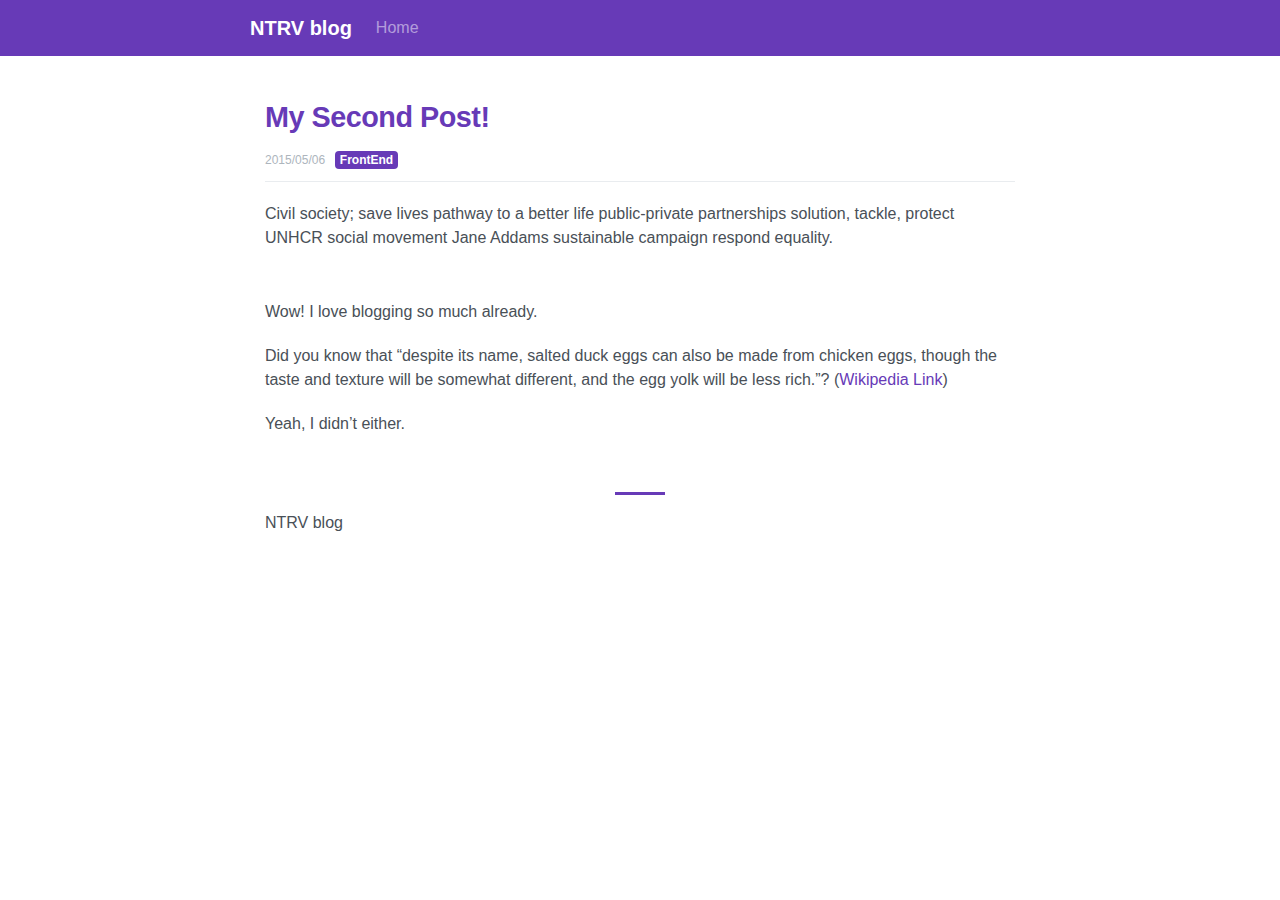
<file: my-second-post/index.html>
<!DOCTYPE html><html lang="en"><head><meta charSet="utf-8"/><meta http-equiv="X-UA-Compatible" content="IE=edge"/><meta name="viewport" content="width=device-width, initial-scale=1.0"/><style data-href="/1.b4185e14bb4dbb481bbd.css">.footer hr{border-color:#f44336;border-width:3px;max-width:50px}

/*!
 * Bootstrap v4.1.3 (https://getbootstrap.com/)
 * Copyright 2011-2018 The Bootstrap Authors
 * Copyright 2011-2018 Twitter, Inc.
 * Licensed under MIT (https://github.com/twbs/bootstrap/blob/master/LICENSE)
 */:root{--blue:#03a9f4;--indigo:#3f51b5;--purple:#673ab7;--pink:#e91e63;--red:#f44336;--orange:#ff5722;--yellow:#ffab00;--green:#8bc34a;--teal:#009688;--cyan:#00bcd4;--white:#fff;--gray:#868e96;--gray-dark:#343a40;--primary:#673ab7;--secondary:#868e96;--success:#8bc34a;--info:#00bcd4;--warning:#ffab00;--danger:#f44336;--light:#f8f9fa;--dark:#343a40;--breakpoint-xs:0;--breakpoint-sm:576px;--breakpoint-md:768px;--breakpoint-lg:992px;--breakpoint-xl:1200px;--font-family-sans-serif:-apple-system,BlinkMacSystemFont,"Segoe UI",Roboto,"Helvetica Neue",Arial,sans-serif,"Apple Color Emoji","Segoe UI Emoji","Segoe UI Symbol";--font-family-monospace:SFMono-Regular,Menlo,Monaco,Consolas,"Liberation Mono","Courier New",monospace}*,:after,:before{box-sizing:border-box}html{font-family:sans-serif;line-height:1.15;-webkit-text-size-adjust:100%;-ms-text-size-adjust:100%;-ms-overflow-style:scrollbar;-webkit-tap-highlight-color:rgba(0,0,0,0)}@-ms-viewport{width:device-width}article,aside,figcaption,figure,footer,header,hgroup,main,nav,section{display:block}body{margin:0;font-family:-apple-system,BlinkMacSystemFont,Segoe UI,Roboto,Helvetica Neue,Arial,sans-serif,Apple Color Emoji,Segoe UI Emoji,Segoe UI Symbol;font-size:1rem;font-weight:400;line-height:1.5;color:#495057;text-align:left;background-color:#fff}[tabindex="-1"]:focus{outline:0!important}hr{box-sizing:content-box;height:0;overflow:visible}h1,h2,h3,h4,h5,h6{margin-top:0;margin-bottom:.5rem}p{margin-top:0;margin-bottom:1rem}abbr[data-original-title],abbr[title]{text-decoration:underline;-webkit-text-decoration:underline dotted;text-decoration:underline dotted;cursor:help;border-bottom:0}address{font-style:normal;line-height:inherit}address,dl,ol,ul{margin-bottom:1rem}dl,ol,ul{margin-top:0}ol ol,ol ul,ul ol,ul ul{margin-bottom:0}dt{font-weight:700}dd{margin-bottom:.5rem;margin-left:0}blockquote{margin:0 0 1rem}dfn{font-style:italic}b,strong{font-weight:bolder}small{font-size:80%}sub,sup{position:relative;font-size:75%;line-height:0;vertical-align:baseline}sub{bottom:-.25em}sup{top:-.5em}a{color:#673ab7;text-decoration:none;background-color:transparent;-webkit-text-decoration-skip:objects}a:hover{color:#46287d;text-decoration:none}a:not([href]):not([tabindex]),a:not([href]):not([tabindex]):focus,a:not([href]):not([tabindex]):hover{color:inherit;text-decoration:none}a:not([href]):not([tabindex]):focus{outline:0}code,kbd,pre,samp{font-family:SFMono-Regular,Menlo,Monaco,Consolas,Liberation Mono,Courier New,monospace;font-size:1em}pre{margin-top:0;margin-bottom:1rem;overflow:auto;-ms-overflow-style:scrollbar}figure{margin:0 0 1rem}img{border-style:none}img,svg{vertical-align:middle}svg{overflow:hidden}table{border-collapse:collapse}caption{padding-top:.75rem;padding-bottom:.75rem;color:#868e96;text-align:left;caption-side:bottom}th{text-align:inherit}label{display:inline-block;margin-bottom:.5rem}button{border-radius:0}button:focus{outline:1px dotted;outline:5px auto -webkit-focus-ring-color}button,input,optgroup,select,textarea{margin:0;font-family:inherit;font-size:inherit;line-height:inherit}button,input{overflow:visible}button,select{text-transform:none}[type=reset],[type=submit],button,html [type=button]{-webkit-appearance:button}[type=button]::-moz-focus-inner,[type=reset]::-moz-focus-inner,[type=submit]::-moz-focus-inner,button::-moz-focus-inner{padding:0;border-style:none}input[type=checkbox],input[type=radio]{box-sizing:border-box;padding:0}input[type=date],input[type=datetime-local],input[type=month],input[type=time]{-webkit-appearance:listbox}textarea{overflow:auto;resize:vertical}fieldset{min-width:0;padding:0;margin:0;border:0}legend{display:block;width:100%;max-width:100%;padding:0;margin-bottom:.5rem;font-size:1.5rem;line-height:inherit;color:inherit;white-space:normal}progress{vertical-align:baseline}[type=number]::-webkit-inner-spin-button,[type=number]::-webkit-outer-spin-button{height:auto}[type=search]{outline-offset:-2px;-webkit-appearance:none}[type=search]::-webkit-search-cancel-button,[type=search]::-webkit-search-decoration{-webkit-appearance:none}::-webkit-file-upload-button{font:inherit;-webkit-appearance:button}output{display:inline-block}summary{display:list-item;cursor:pointer}template{display:none}[hidden]{display:none!important}.h1,.h2,.h3,.h4,.h5,.h6,h1,h2,h3,h4,h5,h6{margin-bottom:.5rem;font-family:inherit;font-weight:800;line-height:1.5;color:inherit}.h1,h1{font-size:1.8rem}.h2,h2{font-size:1.4rem}.h3,h3{font-size:1.2rem}.h4,h4{font-size:1.1rem}.h5,h5{font-size:1.05rem}.h6,h6{font-size:1rem}.lead{font-size:1.25rem;font-weight:300}.display-1{font-size:6rem}.display-1,.display-2{font-weight:300;line-height:1.5}.display-2{font-size:5.5rem}.display-3{font-size:4.5rem}.display-3,.display-4{font-weight:300;line-height:1.5}.display-4{font-size:3.5rem}hr{margin-top:1rem;margin-bottom:1rem;border:0;border-top:1px solid rgba(0,0,0,.1)}.small,small{font-size:80%;font-weight:400}.mark,mark{padding:.2em;background-color:#fcf8e3}.list-inline,.list-unstyled{padding-left:0;list-style:none}.list-inline-item{display:inline-block}.list-inline-item:not(:last-child){margin-right:.5rem}.initialism{font-size:90%;text-transform:uppercase}.blockquote{margin-bottom:1rem;font-size:1.25rem}.blockquote-footer{display:block;font-size:80%;color:#868e96}.blockquote-footer:before{content:"\2014   \A0"}.img-fluid,.img-thumbnail{max-width:100%;height:auto}.img-thumbnail{padding:.25rem;background-color:#fff;border:1px solid #dee2e6;border-radius:.25rem;box-shadow:0 1px 2px rgba(0,0,0,.075)}.figure{display:inline-block}.figure-img{margin-bottom:.5rem;line-height:1}.figure-caption{font-size:90%;color:#868e96}code{font-size:87.5%;color:#e91e63;word-break:break-word}a>code{color:inherit}kbd{padding:.2rem .4rem;font-size:87.5%;color:#fff;background-color:#212529;border-radius:.2rem;box-shadow:inset 0 -.1rem 0 rgba(0,0,0,.25)}kbd kbd{padding:0;font-size:100%;font-weight:700;box-shadow:none}pre{display:block;font-size:87.5%;color:#212529}pre code{font-size:inherit;color:inherit;word-break:normal}.pre-scrollable{max-height:340px;overflow-y:scroll}.container{width:100%;padding-right:15px;padding-left:15px;margin-right:auto;margin-left:auto}@media (min-width:576px){.container{max-width:540px}}@media (min-width:768px){.container{max-width:640px}}@media (min-width:992px){.container{max-width:710px}}@media (min-width:1200px){.container{max-width:780px}}.container-fluid{width:100%;padding-right:15px;padding-left:15px;margin-right:auto;margin-left:auto}.row{display:flex;flex-wrap:wrap;margin-right:-15px;margin-left:-15px}.no-gutters{margin-right:0;margin-left:0}.no-gutters>.col,.no-gutters>[class*=col-]{padding-right:0;padding-left:0}.col,.col-1,.col-2,.col-3,.col-4,.col-5,.col-6,.col-7,.col-8,.col-9,.col-10,.col-11,.col-12,.col-auto,.col-lg,.col-lg-1,.col-lg-2,.col-lg-3,.col-lg-4,.col-lg-5,.col-lg-6,.col-lg-7,.col-lg-8,.col-lg-9,.col-lg-10,.col-lg-11,.col-lg-12,.col-lg-auto,.col-md,.col-md-1,.col-md-2,.col-md-3,.col-md-4,.col-md-5,.col-md-6,.col-md-7,.col-md-8,.col-md-9,.col-md-10,.col-md-11,.col-md-12,.col-md-auto,.col-sm,.col-sm-1,.col-sm-2,.col-sm-3,.col-sm-4,.col-sm-5,.col-sm-6,.col-sm-7,.col-sm-8,.col-sm-9,.col-sm-10,.col-sm-11,.col-sm-12,.col-sm-auto,.col-xl,.col-xl-1,.col-xl-2,.col-xl-3,.col-xl-4,.col-xl-5,.col-xl-6,.col-xl-7,.col-xl-8,.col-xl-9,.col-xl-10,.col-xl-11,.col-xl-12,.col-xl-auto{position:relative;width:100%;min-height:1px;padding-right:15px;padding-left:15px}.col{flex-basis:0;flex-grow:1;max-width:100%}.col-auto{flex:0 0 auto;width:auto;max-width:none}.col-1{flex:0 0 8.33333%;max-width:8.33333%}.col-2{flex:0 0 16.66667%;max-width:16.66667%}.col-3{flex:0 0 25%;max-width:25%}.col-4{flex:0 0 33.33333%;max-width:33.33333%}.col-5{flex:0 0 41.66667%;max-width:41.66667%}.col-6{flex:0 0 50%;max-width:50%}.col-7{flex:0 0 58.33333%;max-width:58.33333%}.col-8{flex:0 0 66.66667%;max-width:66.66667%}.col-9{flex:0 0 75%;max-width:75%}.col-10{flex:0 0 83.33333%;max-width:83.33333%}.col-11{flex:0 0 91.66667%;max-width:91.66667%}.col-12{flex:0 0 100%;max-width:100%}.order-first{order:-1}.order-last{order:13}.order-0{order:0}.order-1{order:1}.order-2{order:2}.order-3{order:3}.order-4{order:4}.order-5{order:5}.order-6{order:6}.order-7{order:7}.order-8{order:8}.order-9{order:9}.order-10{order:10}.order-11{order:11}.order-12{order:12}.offset-1{margin-left:8.33333%}.offset-2{margin-left:16.66667%}.offset-3{margin-left:25%}.offset-4{margin-left:33.33333%}.offset-5{margin-left:41.66667%}.offset-6{margin-left:50%}.offset-7{margin-left:58.33333%}.offset-8{margin-left:66.66667%}.offset-9{margin-left:75%}.offset-10{margin-left:83.33333%}.offset-11{margin-left:91.66667%}@media (min-width:576px){.col-sm{flex-basis:0;flex-grow:1;max-width:100%}.col-sm-auto{flex:0 0 auto;width:auto;max-width:none}.col-sm-1{flex:0 0 8.33333%;max-width:8.33333%}.col-sm-2{flex:0 0 16.66667%;max-width:16.66667%}.col-sm-3{flex:0 0 25%;max-width:25%}.col-sm-4{flex:0 0 33.33333%;max-width:33.33333%}.col-sm-5{flex:0 0 41.66667%;max-width:41.66667%}.col-sm-6{flex:0 0 50%;max-width:50%}.col-sm-7{flex:0 0 58.33333%;max-width:58.33333%}.col-sm-8{flex:0 0 66.66667%;max-width:66.66667%}.col-sm-9{flex:0 0 75%;max-width:75%}.col-sm-10{flex:0 0 83.33333%;max-width:83.33333%}.col-sm-11{flex:0 0 91.66667%;max-width:91.66667%}.col-sm-12{flex:0 0 100%;max-width:100%}.order-sm-first{order:-1}.order-sm-last{order:13}.order-sm-0{order:0}.order-sm-1{order:1}.order-sm-2{order:2}.order-sm-3{order:3}.order-sm-4{order:4}.order-sm-5{order:5}.order-sm-6{order:6}.order-sm-7{order:7}.order-sm-8{order:8}.order-sm-9{order:9}.order-sm-10{order:10}.order-sm-11{order:11}.order-sm-12{order:12}.offset-sm-0{margin-left:0}.offset-sm-1{margin-left:8.33333%}.offset-sm-2{margin-left:16.66667%}.offset-sm-3{margin-left:25%}.offset-sm-4{margin-left:33.33333%}.offset-sm-5{margin-left:41.66667%}.offset-sm-6{margin-left:50%}.offset-sm-7{margin-left:58.33333%}.offset-sm-8{margin-left:66.66667%}.offset-sm-9{margin-left:75%}.offset-sm-10{margin-left:83.33333%}.offset-sm-11{margin-left:91.66667%}}@media (min-width:768px){.col-md{flex-basis:0;flex-grow:1;max-width:100%}.col-md-auto{flex:0 0 auto;width:auto;max-width:none}.col-md-1{flex:0 0 8.33333%;max-width:8.33333%}.col-md-2{flex:0 0 16.66667%;max-width:16.66667%}.col-md-3{flex:0 0 25%;max-width:25%}.col-md-4{flex:0 0 33.33333%;max-width:33.33333%}.col-md-5{flex:0 0 41.66667%;max-width:41.66667%}.col-md-6{flex:0 0 50%;max-width:50%}.col-md-7{flex:0 0 58.33333%;max-width:58.33333%}.col-md-8{flex:0 0 66.66667%;max-width:66.66667%}.col-md-9{flex:0 0 75%;max-width:75%}.col-md-10{flex:0 0 83.33333%;max-width:83.33333%}.col-md-11{flex:0 0 91.66667%;max-width:91.66667%}.col-md-12{flex:0 0 100%;max-width:100%}.order-md-first{order:-1}.order-md-last{order:13}.order-md-0{order:0}.order-md-1{order:1}.order-md-2{order:2}.order-md-3{order:3}.order-md-4{order:4}.order-md-5{order:5}.order-md-6{order:6}.order-md-7{order:7}.order-md-8{order:8}.order-md-9{order:9}.order-md-10{order:10}.order-md-11{order:11}.order-md-12{order:12}.offset-md-0{margin-left:0}.offset-md-1{margin-left:8.33333%}.offset-md-2{margin-left:16.66667%}.offset-md-3{margin-left:25%}.offset-md-4{margin-left:33.33333%}.offset-md-5{margin-left:41.66667%}.offset-md-6{margin-left:50%}.offset-md-7{margin-left:58.33333%}.offset-md-8{margin-left:66.66667%}.offset-md-9{margin-left:75%}.offset-md-10{margin-left:83.33333%}.offset-md-11{margin-left:91.66667%}}@media (min-width:992px){.col-lg{flex-basis:0;flex-grow:1;max-width:100%}.col-lg-auto{flex:0 0 auto;width:auto;max-width:none}.col-lg-1{flex:0 0 8.33333%;max-width:8.33333%}.col-lg-2{flex:0 0 16.66667%;max-width:16.66667%}.col-lg-3{flex:0 0 25%;max-width:25%}.col-lg-4{flex:0 0 33.33333%;max-width:33.33333%}.col-lg-5{flex:0 0 41.66667%;max-width:41.66667%}.col-lg-6{flex:0 0 50%;max-width:50%}.col-lg-7{flex:0 0 58.33333%;max-width:58.33333%}.col-lg-8{flex:0 0 66.66667%;max-width:66.66667%}.col-lg-9{flex:0 0 75%;max-width:75%}.col-lg-10{flex:0 0 83.33333%;max-width:83.33333%}.col-lg-11{flex:0 0 91.66667%;max-width:91.66667%}.col-lg-12{flex:0 0 100%;max-width:100%}.order-lg-first{order:-1}.order-lg-last{order:13}.order-lg-0{order:0}.order-lg-1{order:1}.order-lg-2{order:2}.order-lg-3{order:3}.order-lg-4{order:4}.order-lg-5{order:5}.order-lg-6{order:6}.order-lg-7{order:7}.order-lg-8{order:8}.order-lg-9{order:9}.order-lg-10{order:10}.order-lg-11{order:11}.order-lg-12{order:12}.offset-lg-0{margin-left:0}.offset-lg-1{margin-left:8.33333%}.offset-lg-2{margin-left:16.66667%}.offset-lg-3{margin-left:25%}.offset-lg-4{margin-left:33.33333%}.offset-lg-5{margin-left:41.66667%}.offset-lg-6{margin-left:50%}.offset-lg-7{margin-left:58.33333%}.offset-lg-8{margin-left:66.66667%}.offset-lg-9{margin-left:75%}.offset-lg-10{margin-left:83.33333%}.offset-lg-11{margin-left:91.66667%}}@media (min-width:1200px){.col-xl{flex-basis:0;flex-grow:1;max-width:100%}.col-xl-auto{flex:0 0 auto;width:auto;max-width:none}.col-xl-1{flex:0 0 8.33333%;max-width:8.33333%}.col-xl-2{flex:0 0 16.66667%;max-width:16.66667%}.col-xl-3{flex:0 0 25%;max-width:25%}.col-xl-4{flex:0 0 33.33333%;max-width:33.33333%}.col-xl-5{flex:0 0 41.66667%;max-width:41.66667%}.col-xl-6{flex:0 0 50%;max-width:50%}.col-xl-7{flex:0 0 58.33333%;max-width:58.33333%}.col-xl-8{flex:0 0 66.66667%;max-width:66.66667%}.col-xl-9{flex:0 0 75%;max-width:75%}.col-xl-10{flex:0 0 83.33333%;max-width:83.33333%}.col-xl-11{flex:0 0 91.66667%;max-width:91.66667%}.col-xl-12{flex:0 0 100%;max-width:100%}.order-xl-first{order:-1}.order-xl-last{order:13}.order-xl-0{order:0}.order-xl-1{order:1}.order-xl-2{order:2}.order-xl-3{order:3}.order-xl-4{order:4}.order-xl-5{order:5}.order-xl-6{order:6}.order-xl-7{order:7}.order-xl-8{order:8}.order-xl-9{order:9}.order-xl-10{order:10}.order-xl-11{order:11}.order-xl-12{order:12}.offset-xl-0{margin-left:0}.offset-xl-1{margin-left:8.33333%}.offset-xl-2{margin-left:16.66667%}.offset-xl-3{margin-left:25%}.offset-xl-4{margin-left:33.33333%}.offset-xl-5{margin-left:41.66667%}.offset-xl-6{margin-left:50%}.offset-xl-7{margin-left:58.33333%}.offset-xl-8{margin-left:66.66667%}.offset-xl-9{margin-left:75%}.offset-xl-10{margin-left:83.33333%}.offset-xl-11{margin-left:91.66667%}}.table{width:100%;margin-bottom:1rem;background-color:transparent}.table td,.table th{padding:.75rem;vertical-align:top;border-top:1px solid #dee2e6}.table thead th{vertical-align:bottom;border-bottom:2px solid #dee2e6}.table tbody+tbody{border-top:2px solid #dee2e6}.table .table{background-color:#fff}.table-sm td,.table-sm th{padding:.3rem}.table-bordered,.table-bordered td,.table-bordered th{border:1px solid #dee2e6}.table-bordered thead td,.table-bordered thead th{border-bottom-width:2px}.table-borderless tbody+tbody,.table-borderless td,.table-borderless th,.table-borderless thead th{border:0}.table-striped tbody tr:nth-of-type(odd){background-color:rgba(0,0,0,.05)}.table-hover tbody tr:hover{background-color:rgba(0,0,0,.075)}.table-primary,.table-primary>td,.table-primary>th{background-color:#d4c8eb}.table-hover .table-primary:hover,.table-hover .table-primary:hover>td,.table-hover .table-primary:hover>th{background-color:#c5b5e4}.table-secondary,.table-secondary>td,.table-secondary>th{background-color:#dddfe2}.table-hover .table-secondary:hover,.table-hover .table-secondary:hover>td,.table-hover .table-secondary:hover>th{background-color:#cfd2d6}.table-success,.table-success>td,.table-success>th{background-color:#dfeecc}.table-hover .table-success:hover,.table-hover .table-success:hover>td,.table-hover .table-success:hover>th{background-color:#d3e8b9}.table-info,.table-info>td,.table-info>th{background-color:#b8ecf3}.table-hover .table-info:hover,.table-hover .table-info:hover>td,.table-hover .table-info:hover>th{background-color:#a2e6ef}.table-warning,.table-warning>td,.table-warning>th{background-color:#ffe7b8}.table-hover .table-warning:hover,.table-hover .table-warning:hover>td,.table-hover .table-warning:hover>th{background-color:#ffde9f}.table-danger,.table-danger>td,.table-danger>th{background-color:#fccac7}.table-hover .table-danger:hover,.table-hover .table-danger:hover>td,.table-hover .table-danger:hover>th{background-color:#fbb3af}.table-light,.table-light>td,.table-light>th{background-color:#fdfdfe}.table-hover .table-light:hover,.table-hover .table-light:hover>td,.table-hover .table-light:hover>th{background-color:#ececf6}.table-dark,.table-dark>td,.table-dark>th{background-color:#c6c8ca}.table-hover .table-dark:hover,.table-hover .table-dark:hover>td,.table-hover .table-dark:hover>th{background-color:#b9bbbe}.table-active,.table-active>td,.table-active>th,.table-hover .table-active:hover,.table-hover .table-active:hover>td,.table-hover .table-active:hover>th{background-color:rgba(0,0,0,.075)}.table .thead-dark th{color:#fff;background-color:#212529;border-color:#32383e}.table .thead-light th{color:#495057;background-color:#e9ecef;border-color:#dee2e6}.table-dark{color:#fff;background-color:#212529}.table-dark td,.table-dark th,.table-dark thead th{border-color:#32383e}.table-dark.table-bordered{border:0}.table-dark.table-striped tbody tr:nth-of-type(odd){background-color:hsla(0,0%,100%,.05)}.table-dark.table-hover tbody tr:hover{background-color:hsla(0,0%,100%,.075)}@media (max-width:575.98px){.table-responsive-sm{display:block;width:100%;overflow-x:auto;-webkit-overflow-scrolling:touch;-ms-overflow-style:-ms-autohiding-scrollbar}.table-responsive-sm>.table-bordered{border:0}}@media (max-width:767.98px){.table-responsive-md{display:block;width:100%;overflow-x:auto;-webkit-overflow-scrolling:touch;-ms-overflow-style:-ms-autohiding-scrollbar}.table-responsive-md>.table-bordered{border:0}}@media (max-width:991.98px){.table-responsive-lg{display:block;width:100%;overflow-x:auto;-webkit-overflow-scrolling:touch;-ms-overflow-style:-ms-autohiding-scrollbar}.table-responsive-lg>.table-bordered{border:0}}@media (max-width:1199.98px){.table-responsive-xl{display:block;width:100%;overflow-x:auto;-webkit-overflow-scrolling:touch;-ms-overflow-style:-ms-autohiding-scrollbar}.table-responsive-xl>.table-bordered{border:0}}.table-responsive{display:block;width:100%;overflow-x:auto;-webkit-overflow-scrolling:touch;-ms-overflow-style:-ms-autohiding-scrollbar}.table-responsive>.table-bordered{border:0}.form-control{display:block;width:100%;height:calc(2.25rem + 2px);padding:.375rem .75rem;font-size:1rem;line-height:1.5;color:#495057;background-color:#fff;background-clip:padding-box;border:1px solid #ced4da;border-radius:.25rem;box-shadow:inset 0 1px 1px rgba(0,0,0,.075)}@media screen and (prefers-reduced-motion:reduce){.form-control{transition:none}}.form-control::-ms-expand{background-color:transparent;border:0}.form-control:focus{color:#495057;background-color:#fff;border-color:#ae94dd;outline:0;box-shadow:inset 0 1px 1px rgba(0,0,0,.075),0 0 0 .2rem rgba(103,58,183,.25)}.form-control::-webkit-input-placeholder{color:#868e96;opacity:1}.form-control::-ms-input-placeholder{color:#868e96;opacity:1}.form-control::placeholder{color:#868e96;opacity:1}.form-control:disabled,.form-control[readonly]{background-color:#e9ecef;opacity:1}select.form-control:focus::-ms-value{color:#495057;background-color:#fff}.form-control-file,.form-control-range{display:block;width:100%}.col-form-label{padding-top:calc(.375rem + 1px);padding-bottom:calc(.375rem + 1px);margin-bottom:0;font-size:inherit;line-height:1.5}.col-form-label-lg{padding-top:calc(.5rem + 1px);padding-bottom:calc(.5rem + 1px);font-size:1.25rem;line-height:1.5}.col-form-label-sm{padding-top:calc(.25rem + 1px);padding-bottom:calc(.25rem + 1px);font-size:.875rem;line-height:1.5}.form-control-plaintext{display:block;width:100%;padding-top:.375rem;padding-bottom:.375rem;margin-bottom:0;line-height:1.5;color:#495057;background-color:transparent;border:solid transparent;border-width:1px 0}.form-control-plaintext.form-control-lg,.form-control-plaintext.form-control-sm{padding-right:0;padding-left:0}.form-control-sm{height:calc(1.8125rem + 2px);padding:.25rem .5rem;font-size:.875rem;line-height:1.5;border-radius:.2rem}.form-control-lg{height:calc(2.875rem + 2px);padding:.5rem 1rem;font-size:1.25rem;line-height:1.5;border-radius:.3rem}select.form-control[multiple],select.form-control[size],textarea.form-control{height:auto}.form-group{margin-bottom:1rem}.form-text{display:block;margin-top:.25rem}.form-row{display:flex;flex-wrap:wrap;margin-right:-5px;margin-left:-5px}.form-row>.col,.form-row>[class*=col-]{padding-right:5px;padding-left:5px}.form-check{position:relative;display:block;padding-left:1.25rem}.form-check-input{position:absolute;margin-top:.3rem;margin-left:-1.25rem}.form-check-input:disabled~.form-check-label{color:#868e96}.form-check-label{margin-bottom:0}.form-check-inline{display:inline-flex;align-items:center;padding-left:0;margin-right:.75rem}.form-check-inline .form-check-input{position:static;margin-top:0;margin-right:.3125rem;margin-left:0}.valid-feedback{display:none;width:100%;margin-top:.25rem;font-size:80%;color:#8bc34a}.valid-tooltip{position:absolute;top:100%;z-index:5;display:none;max-width:100%;padding:.25rem .5rem;margin-top:.1rem;font-size:.875rem;line-height:1.5;color:#212529;background-color:rgba(139,195,74,.9);border-radius:.25rem}.custom-select.is-valid,.form-control.is-valid,.was-validated .custom-select:valid,.was-validated .form-control:valid{border-color:#8bc34a}.custom-select.is-valid:focus,.form-control.is-valid:focus,.was-validated .custom-select:valid:focus,.was-validated .form-control:valid:focus{border-color:#8bc34a;box-shadow:0 0 0 .2rem rgba(139,195,74,.25)}.custom-select.is-valid~.valid-feedback,.custom-select.is-valid~.valid-tooltip,.form-control-file.is-valid~.valid-feedback,.form-control-file.is-valid~.valid-tooltip,.form-control.is-valid~.valid-feedback,.form-control.is-valid~.valid-tooltip,.was-validated .custom-select:valid~.valid-feedback,.was-validated .custom-select:valid~.valid-tooltip,.was-validated .form-control-file:valid~.valid-feedback,.was-validated .form-control-file:valid~.valid-tooltip,.was-validated .form-control:valid~.valid-feedback,.was-validated .form-control:valid~.valid-tooltip{display:block}.form-check-input.is-valid~.form-check-label,.was-validated .form-check-input:valid~.form-check-label{color:#8bc34a}.form-check-input.is-valid~.valid-feedback,.form-check-input.is-valid~.valid-tooltip,.was-validated .form-check-input:valid~.valid-feedback,.was-validated .form-check-input:valid~.valid-tooltip{display:block}.custom-control-input.is-valid~.custom-control-label,.was-validated .custom-control-input:valid~.custom-control-label{color:#8bc34a}.custom-control-input.is-valid~.custom-control-label:before,.was-validated .custom-control-input:valid~.custom-control-label:before{background-color:#c8e3aa}.custom-control-input.is-valid~.valid-feedback,.custom-control-input.is-valid~.valid-tooltip,.was-validated .custom-control-input:valid~.valid-feedback,.was-validated .custom-control-input:valid~.valid-tooltip{display:block}.custom-control-input.is-valid:checked~.custom-control-label:before,.was-validated .custom-control-input:valid:checked~.custom-control-label:before{background-color:#a4d070}.custom-control-input.is-valid:focus~.custom-control-label:before,.was-validated .custom-control-input:valid:focus~.custom-control-label:before{box-shadow:0 0 0 1px #fff,0 0 0 .2rem rgba(139,195,74,.25)}.custom-file-input.is-valid~.custom-file-label,.was-validated .custom-file-input:valid~.custom-file-label{border-color:#8bc34a}.custom-file-input.is-valid~.custom-file-label:after,.was-validated .custom-file-input:valid~.custom-file-label:after{border-color:inherit}.custom-file-input.is-valid~.valid-feedback,.custom-file-input.is-valid~.valid-tooltip,.was-validated .custom-file-input:valid~.valid-feedback,.was-validated .custom-file-input:valid~.valid-tooltip{display:block}.custom-file-input.is-valid:focus~.custom-file-label,.was-validated .custom-file-input:valid:focus~.custom-file-label{box-shadow:0 0 0 .2rem rgba(139,195,74,.25)}.invalid-feedback{display:none;width:100%;margin-top:.25rem;font-size:80%;color:#f44336}.invalid-tooltip{position:absolute;top:100%;z-index:5;display:none;max-width:100%;padding:.25rem .5rem;margin-top:.1rem;font-size:.875rem;line-height:1.5;color:#fff;background-color:rgba(244,67,54,.9);border-radius:.25rem}.custom-select.is-invalid,.form-control.is-invalid,.was-validated .custom-select:invalid,.was-validated .form-control:invalid{border-color:#f44336}.custom-select.is-invalid:focus,.form-control.is-invalid:focus,.was-validated .custom-select:invalid:focus,.was-validated .form-control:invalid:focus{border-color:#f44336;box-shadow:0 0 0 .2rem rgba(244,67,54,.25)}.custom-select.is-invalid~.invalid-feedback,.custom-select.is-invalid~.invalid-tooltip,.form-control-file.is-invalid~.invalid-feedback,.form-control-file.is-invalid~.invalid-tooltip,.form-control.is-invalid~.invalid-feedback,.form-control.is-invalid~.invalid-tooltip,.was-validated .custom-select:invalid~.invalid-feedback,.was-validated .custom-select:invalid~.invalid-tooltip,.was-validated .form-control-file:invalid~.invalid-feedback,.was-validated .form-control-file:invalid~.invalid-tooltip,.was-validated .form-control:invalid~.invalid-feedback,.was-validated .form-control:invalid~.invalid-tooltip{display:block}.form-check-input.is-invalid~.form-check-label,.was-validated .form-check-input:invalid~.form-check-label{color:#f44336}.form-check-input.is-invalid~.invalid-feedback,.form-check-input.is-invalid~.invalid-tooltip,.was-validated .form-check-input:invalid~.invalid-feedback,.was-validated .form-check-input:invalid~.invalid-tooltip{display:block}.custom-control-input.is-invalid~.custom-control-label,.was-validated .custom-control-input:invalid~.custom-control-label{color:#f44336}.custom-control-input.is-invalid~.custom-control-label:before,.was-validated .custom-control-input:invalid~.custom-control-label:before{background-color:#fbb4af}.custom-control-input.is-invalid~.invalid-feedback,.custom-control-input.is-invalid~.invalid-tooltip,.was-validated .custom-control-input:invalid~.invalid-feedback,.was-validated .custom-control-input:invalid~.invalid-tooltip{display:block}.custom-control-input.is-invalid:checked~.custom-control-label:before,.was-validated .custom-control-input:invalid:checked~.custom-control-label:before{background-color:#f77066}.custom-control-input.is-invalid:focus~.custom-control-label:before,.was-validated .custom-control-input:invalid:focus~.custom-control-label:before{box-shadow:0 0 0 1px #fff,0 0 0 .2rem rgba(244,67,54,.25)}.custom-file-input.is-invalid~.custom-file-label,.was-validated .custom-file-input:invalid~.custom-file-label{border-color:#f44336}.custom-file-input.is-invalid~.custom-file-label:after,.was-validated .custom-file-input:invalid~.custom-file-label:after{border-color:inherit}.custom-file-input.is-invalid~.invalid-feedback,.custom-file-input.is-invalid~.invalid-tooltip,.was-validated .custom-file-input:invalid~.invalid-feedback,.was-validated .custom-file-input:invalid~.invalid-tooltip{display:block}.custom-file-input.is-invalid:focus~.custom-file-label,.was-validated .custom-file-input:invalid:focus~.custom-file-label{box-shadow:0 0 0 .2rem rgba(244,67,54,.25)}.form-inline{display:flex;flex-flow:row wrap;align-items:center}.form-inline .form-check{width:100%}@media (min-width:576px){.form-inline label{justify-content:center}.form-inline .form-group,.form-inline label{display:flex;align-items:center;margin-bottom:0}.form-inline .form-group{flex:0 0 auto;flex-flow:row wrap}.form-inline .form-control{display:inline-block;width:auto;vertical-align:middle}.form-inline .form-control-plaintext{display:inline-block}.form-inline .custom-select,.form-inline .input-group{width:auto}.form-inline .form-check{display:flex;align-items:center;justify-content:center;width:auto;padding-left:0}.form-inline .form-check-input{position:relative;margin-top:0;margin-right:.25rem;margin-left:0}.form-inline .custom-control{align-items:center;justify-content:center}.form-inline .custom-control-label{margin-bottom:0}}.btn{display:inline-block;font-weight:400;text-align:center;white-space:nowrap;vertical-align:middle;-webkit-user-select:none;-moz-user-select:none;-ms-user-select:none;user-select:none;border:1px solid transparent;padding:.375rem .75rem;font-size:1rem;line-height:1.5;border-radius:.25rem}@media screen and (prefers-reduced-motion:reduce){.btn{transition:none}}.btn:focus,.btn:hover{text-decoration:none}.btn.focus,.btn:focus{outline:0;box-shadow:0 0 0 .2rem rgba(103,58,183,.25)}.btn.disabled,.btn:disabled{opacity:.65;box-shadow:none}.btn:not(:disabled):not(.disabled){cursor:pointer}.btn:not(:disabled):not(.disabled).active,.btn:not(:disabled):not(.disabled):active{box-shadow:inset 0 3px 5px rgba(0,0,0,.125)}.btn:not(:disabled):not(.disabled).active:focus,.btn:not(:disabled):not(.disabled):active:focus{box-shadow:0 0 0 .2rem rgba(103,58,183,.25),inset 0 3px 5px rgba(0,0,0,.125)}a.btn.disabled,fieldset:disabled a.btn{pointer-events:none}.btn-primary{color:#fff;background-color:#673ab7;border-color:#673ab7;box-shadow:inset 0 1px 0 hsla(0,0%,100%,.15),0 1px 1px rgba(0,0,0,.075)}.btn-primary:hover{color:#fff;background-color:#57319a;border-color:#512e90}.btn-primary.focus,.btn-primary:focus{box-shadow:inset 0 1px 0 hsla(0,0%,100%,.15),0 1px 1px rgba(0,0,0,.075),0 0 0 .2rem rgba(103,58,183,.5)}.btn-primary.disabled,.btn-primary:disabled{color:#fff;background-color:#673ab7;border-color:#673ab7}.btn-primary:not(:disabled):not(.disabled).active,.btn-primary:not(:disabled):not(.disabled):active,.show>.btn-primary.dropdown-toggle{color:#fff;background-color:#512e90;border-color:#4c2b87}.btn-primary:not(:disabled):not(.disabled).active:focus,.btn-primary:not(:disabled):not(.disabled):active:focus,.show>.btn-primary.dropdown-toggle:focus{box-shadow:inset 0 3px 5px rgba(0,0,0,.125),0 0 0 .2rem rgba(103,58,183,.5)}.btn-secondary{color:#fff;background-color:#868e96;border-color:#868e96;box-shadow:inset 0 1px 0 hsla(0,0%,100%,.15),0 1px 1px rgba(0,0,0,.075)}.btn-secondary:hover{color:#fff;background-color:#727b84;border-color:#6c757d}.btn-secondary.focus,.btn-secondary:focus{box-shadow:inset 0 1px 0 hsla(0,0%,100%,.15),0 1px 1px rgba(0,0,0,.075),0 0 0 .2rem rgba(134,142,150,.5)}.btn-secondary.disabled,.btn-secondary:disabled{color:#fff;background-color:#868e96;border-color:#868e96}.btn-secondary:not(:disabled):not(.disabled).active,.btn-secondary:not(:disabled):not(.disabled):active,.show>.btn-secondary.dropdown-toggle{color:#fff;background-color:#6c757d;border-color:#666e76}.btn-secondary:not(:disabled):not(.disabled).active:focus,.btn-secondary:not(:disabled):not(.disabled):active:focus,.show>.btn-secondary.dropdown-toggle:focus{box-shadow:inset 0 3px 5px rgba(0,0,0,.125),0 0 0 .2rem rgba(134,142,150,.5)}.btn-success{color:#212529;background-color:#8bc34a;border-color:#8bc34a;box-shadow:inset 0 1px 0 hsla(0,0%,100%,.15),0 1px 1px rgba(0,0,0,.075)}.btn-success:hover{color:#fff;background-color:#78ad39;border-color:#71a436}.btn-success.focus,.btn-success:focus{box-shadow:inset 0 1px 0 hsla(0,0%,100%,.15),0 1px 1px rgba(0,0,0,.075),0 0 0 .2rem rgba(139,195,74,.5)}.btn-success.disabled,.btn-success:disabled{color:#212529;background-color:#8bc34a;border-color:#8bc34a}.btn-success:not(:disabled):not(.disabled).active,.btn-success:not(:disabled):not(.disabled):active,.show>.btn-success.dropdown-toggle{color:#fff;background-color:#71a436;border-color:#6a9a33}.btn-success:not(:disabled):not(.disabled).active:focus,.btn-success:not(:disabled):not(.disabled):active:focus,.show>.btn-success.dropdown-toggle:focus{box-shadow:inset 0 3px 5px rgba(0,0,0,.125),0 0 0 .2rem rgba(139,195,74,.5)}.btn-info{color:#fff;background-color:#00bcd4;border-color:#00bcd4;box-shadow:inset 0 1px 0 hsla(0,0%,100%,.15),0 1px 1px rgba(0,0,0,.075)}.btn-info:hover{color:#fff;background-color:#009aae;border-color:#008fa1}.btn-info.focus,.btn-info:focus{box-shadow:inset 0 1px 0 hsla(0,0%,100%,.15),0 1px 1px rgba(0,0,0,.075),0 0 0 .2rem rgba(0,188,212,.5)}.btn-info.disabled,.btn-info:disabled{color:#fff;background-color:#00bcd4;border-color:#00bcd4}.btn-info:not(:disabled):not(.disabled).active,.btn-info:not(:disabled):not(.disabled):active,.show>.btn-info.dropdown-toggle{color:#fff;background-color:#008fa1;border-color:#008394}.btn-info:not(:disabled):not(.disabled).active:focus,.btn-info:not(:disabled):not(.disabled):active:focus,.show>.btn-info.dropdown-toggle:focus{box-shadow:inset 0 3px 5px rgba(0,0,0,.125),0 0 0 .2rem rgba(0,188,212,.5)}.btn-warning{color:#212529;background-color:#ffab00;border-color:#ffab00;box-shadow:inset 0 1px 0 hsla(0,0%,100%,.15),0 1px 1px rgba(0,0,0,.075)}.btn-warning:hover{color:#212529;background-color:#d99100;border-color:#cc8900}.btn-warning.focus,.btn-warning:focus{box-shadow:inset 0 1px 0 hsla(0,0%,100%,.15),0 1px 1px rgba(0,0,0,.075),0 0 0 .2rem rgba(255,171,0,.5)}.btn-warning.disabled,.btn-warning:disabled{color:#212529;background-color:#ffab00;border-color:#ffab00}.btn-warning:not(:disabled):not(.disabled).active,.btn-warning:not(:disabled):not(.disabled):active,.show>.btn-warning.dropdown-toggle{color:#fff;background-color:#cc8900;border-color:#bf8000}.btn-warning:not(:disabled):not(.disabled).active:focus,.btn-warning:not(:disabled):not(.disabled):active:focus,.show>.btn-warning.dropdown-toggle:focus{box-shadow:inset 0 3px 5px rgba(0,0,0,.125),0 0 0 .2rem rgba(255,171,0,.5)}.btn-danger{color:#fff;background-color:#f44336;border-color:#f44336;box-shadow:inset 0 1px 0 hsla(0,0%,100%,.15),0 1px 1px rgba(0,0,0,.075)}.btn-danger:hover{color:#fff;background-color:#f22112;border-color:#ea1c0d}.btn-danger.focus,.btn-danger:focus{box-shadow:inset 0 1px 0 hsla(0,0%,100%,.15),0 1px 1px rgba(0,0,0,.075),0 0 0 .2rem rgba(244,67,54,.5)}.btn-danger.disabled,.btn-danger:disabled{color:#fff;background-color:#f44336;border-color:#f44336}.btn-danger:not(:disabled):not(.disabled).active,.btn-danger:not(:disabled):not(.disabled):active,.show>.btn-danger.dropdown-toggle{color:#fff;background-color:#ea1c0d;border-color:#de1b0c}.btn-danger:not(:disabled):not(.disabled).active:focus,.btn-danger:not(:disabled):not(.disabled):active:focus,.show>.btn-danger.dropdown-toggle:focus{box-shadow:inset 0 3px 5px rgba(0,0,0,.125),0 0 0 .2rem rgba(244,67,54,.5)}.btn-light{color:#212529;background-color:#f8f9fa;border-color:#f8f9fa;box-shadow:inset 0 1px 0 hsla(0,0%,100%,.15),0 1px 1px rgba(0,0,0,.075)}.btn-light:hover{color:#212529;background-color:#e2e6ea;border-color:#dae0e5}.btn-light.focus,.btn-light:focus{box-shadow:inset 0 1px 0 hsla(0,0%,100%,.15),0 1px 1px rgba(0,0,0,.075),0 0 0 .2rem rgba(248,249,250,.5)}.btn-light.disabled,.btn-light:disabled{color:#212529;background-color:#f8f9fa;border-color:#f8f9fa}.btn-light:not(:disabled):not(.disabled).active,.btn-light:not(:disabled):not(.disabled):active,.show>.btn-light.dropdown-toggle{color:#212529;background-color:#dae0e5;border-color:#d3d9df}.btn-light:not(:disabled):not(.disabled).active:focus,.btn-light:not(:disabled):not(.disabled):active:focus,.show>.btn-light.dropdown-toggle:focus{box-shadow:inset 0 3px 5px rgba(0,0,0,.125),0 0 0 .2rem rgba(248,249,250,.5)}.btn-dark{color:#fff;background-color:#343a40;border-color:#343a40;box-shadow:inset 0 1px 0 hsla(0,0%,100%,.15),0 1px 1px rgba(0,0,0,.075)}.btn-dark:hover{color:#fff;background-color:#23272b;border-color:#1d2124}.btn-dark.focus,.btn-dark:focus{box-shadow:inset 0 1px 0 hsla(0,0%,100%,.15),0 1px 1px rgba(0,0,0,.075),0 0 0 .2rem rgba(52,58,64,.5)}.btn-dark.disabled,.btn-dark:disabled{color:#fff;background-color:#343a40;border-color:#343a40}.btn-dark:not(:disabled):not(.disabled).active,.btn-dark:not(:disabled):not(.disabled):active,.show>.btn-dark.dropdown-toggle{color:#fff;background-color:#1d2124;border-color:#171a1d}.btn-dark:not(:disabled):not(.disabled).active:focus,.btn-dark:not(:disabled):not(.disabled):active:focus,.show>.btn-dark.dropdown-toggle:focus{box-shadow:inset 0 3px 5px rgba(0,0,0,.125),0 0 0 .2rem rgba(52,58,64,.5)}.btn-outline-primary{color:#673ab7;background-color:transparent;background-image:none;border-color:#673ab7}.btn-outline-primary:hover{color:#fff;background-color:#673ab7;border-color:#673ab7}.btn-outline-primary.focus,.btn-outline-primary:focus{box-shadow:0 0 0 .2rem rgba(103,58,183,.5)}.btn-outline-primary.disabled,.btn-outline-primary:disabled{color:#673ab7;background-color:transparent}.btn-outline-primary:not(:disabled):not(.disabled).active,.btn-outline-primary:not(:disabled):not(.disabled):active,.show>.btn-outline-primary.dropdown-toggle{color:#fff;background-color:#673ab7;border-color:#673ab7}.btn-outline-primary:not(:disabled):not(.disabled).active:focus,.btn-outline-primary:not(:disabled):not(.disabled):active:focus,.show>.btn-outline-primary.dropdown-toggle:focus{box-shadow:inset 0 3px 5px rgba(0,0,0,.125),0 0 0 .2rem rgba(103,58,183,.5)}.btn-outline-secondary{color:#868e96;background-color:transparent;background-image:none;border-color:#868e96}.btn-outline-secondary:hover{color:#fff;background-color:#868e96;border-color:#868e96}.btn-outline-secondary.focus,.btn-outline-secondary:focus{box-shadow:0 0 0 .2rem rgba(134,142,150,.5)}.btn-outline-secondary.disabled,.btn-outline-secondary:disabled{color:#868e96;background-color:transparent}.btn-outline-secondary:not(:disabled):not(.disabled).active,.btn-outline-secondary:not(:disabled):not(.disabled):active,.show>.btn-outline-secondary.dropdown-toggle{color:#fff;background-color:#868e96;border-color:#868e96}.btn-outline-secondary:not(:disabled):not(.disabled).active:focus,.btn-outline-secondary:not(:disabled):not(.disabled):active:focus,.show>.btn-outline-secondary.dropdown-toggle:focus{box-shadow:inset 0 3px 5px rgba(0,0,0,.125),0 0 0 .2rem rgba(134,142,150,.5)}.btn-outline-success{color:#8bc34a;background-color:transparent;background-image:none;border-color:#8bc34a}.btn-outline-success:hover{color:#212529;background-color:#8bc34a;border-color:#8bc34a}.btn-outline-success.focus,.btn-outline-success:focus{box-shadow:0 0 0 .2rem rgba(139,195,74,.5)}.btn-outline-success.disabled,.btn-outline-success:disabled{color:#8bc34a;background-color:transparent}.btn-outline-success:not(:disabled):not(.disabled).active,.btn-outline-success:not(:disabled):not(.disabled):active,.show>.btn-outline-success.dropdown-toggle{color:#212529;background-color:#8bc34a;border-color:#8bc34a}.btn-outline-success:not(:disabled):not(.disabled).active:focus,.btn-outline-success:not(:disabled):not(.disabled):active:focus,.show>.btn-outline-success.dropdown-toggle:focus{box-shadow:inset 0 3px 5px rgba(0,0,0,.125),0 0 0 .2rem rgba(139,195,74,.5)}.btn-outline-info{color:#00bcd4;background-color:transparent;background-image:none;border-color:#00bcd4}.btn-outline-info:hover{color:#fff;background-color:#00bcd4;border-color:#00bcd4}.btn-outline-info.focus,.btn-outline-info:focus{box-shadow:0 0 0 .2rem rgba(0,188,212,.5)}.btn-outline-info.disabled,.btn-outline-info:disabled{color:#00bcd4;background-color:transparent}.btn-outline-info:not(:disabled):not(.disabled).active,.btn-outline-info:not(:disabled):not(.disabled):active,.show>.btn-outline-info.dropdown-toggle{color:#fff;background-color:#00bcd4;border-color:#00bcd4}.btn-outline-info:not(:disabled):not(.disabled).active:focus,.btn-outline-info:not(:disabled):not(.disabled):active:focus,.show>.btn-outline-info.dropdown-toggle:focus{box-shadow:inset 0 3px 5px rgba(0,0,0,.125),0 0 0 .2rem rgba(0,188,212,.5)}.btn-outline-warning{color:#ffab00;background-color:transparent;background-image:none;border-color:#ffab00}.btn-outline-warning:hover{color:#212529;background-color:#ffab00;border-color:#ffab00}.btn-outline-warning.focus,.btn-outline-warning:focus{box-shadow:0 0 0 .2rem rgba(255,171,0,.5)}.btn-outline-warning.disabled,.btn-outline-warning:disabled{color:#ffab00;background-color:transparent}.btn-outline-warning:not(:disabled):not(.disabled).active,.btn-outline-warning:not(:disabled):not(.disabled):active,.show>.btn-outline-warning.dropdown-toggle{color:#212529;background-color:#ffab00;border-color:#ffab00}.btn-outline-warning:not(:disabled):not(.disabled).active:focus,.btn-outline-warning:not(:disabled):not(.disabled):active:focus,.show>.btn-outline-warning.dropdown-toggle:focus{box-shadow:inset 0 3px 5px rgba(0,0,0,.125),0 0 0 .2rem rgba(255,171,0,.5)}.btn-outline-danger{color:#f44336;background-color:transparent;background-image:none;border-color:#f44336}.btn-outline-danger:hover{color:#fff;background-color:#f44336;border-color:#f44336}.btn-outline-danger.focus,.btn-outline-danger:focus{box-shadow:0 0 0 .2rem rgba(244,67,54,.5)}.btn-outline-danger.disabled,.btn-outline-danger:disabled{color:#f44336;background-color:transparent}.btn-outline-danger:not(:disabled):not(.disabled).active,.btn-outline-danger:not(:disabled):not(.disabled):active,.show>.btn-outline-danger.dropdown-toggle{color:#fff;background-color:#f44336;border-color:#f44336}.btn-outline-danger:not(:disabled):not(.disabled).active:focus,.btn-outline-danger:not(:disabled):not(.disabled):active:focus,.show>.btn-outline-danger.dropdown-toggle:focus{box-shadow:inset 0 3px 5px rgba(0,0,0,.125),0 0 0 .2rem rgba(244,67,54,.5)}.btn-outline-light{color:#f8f9fa;background-color:transparent;background-image:none;border-color:#f8f9fa}.btn-outline-light:hover{color:#212529;background-color:#f8f9fa;border-color:#f8f9fa}.btn-outline-light.focus,.btn-outline-light:focus{box-shadow:0 0 0 .2rem rgba(248,249,250,.5)}.btn-outline-light.disabled,.btn-outline-light:disabled{color:#f8f9fa;background-color:transparent}.btn-outline-light:not(:disabled):not(.disabled).active,.btn-outline-light:not(:disabled):not(.disabled):active,.show>.btn-outline-light.dropdown-toggle{color:#212529;background-color:#f8f9fa;border-color:#f8f9fa}.btn-outline-light:not(:disabled):not(.disabled).active:focus,.btn-outline-light:not(:disabled):not(.disabled):active:focus,.show>.btn-outline-light.dropdown-toggle:focus{box-shadow:inset 0 3px 5px rgba(0,0,0,.125),0 0 0 .2rem rgba(248,249,250,.5)}.btn-outline-dark{color:#343a40;background-color:transparent;background-image:none;border-color:#343a40}.btn-outline-dark:hover{color:#fff;background-color:#343a40;border-color:#343a40}.btn-outline-dark.focus,.btn-outline-dark:focus{box-shadow:0 0 0 .2rem rgba(52,58,64,.5)}.btn-outline-dark.disabled,.btn-outline-dark:disabled{color:#343a40;background-color:transparent}.btn-outline-dark:not(:disabled):not(.disabled).active,.btn-outline-dark:not(:disabled):not(.disabled):active,.show>.btn-outline-dark.dropdown-toggle{color:#fff;background-color:#343a40;border-color:#343a40}.btn-outline-dark:not(:disabled):not(.disabled).active:focus,.btn-outline-dark:not(:disabled):not(.disabled):active:focus,.show>.btn-outline-dark.dropdown-toggle:focus{box-shadow:inset 0 3px 5px rgba(0,0,0,.125),0 0 0 .2rem rgba(52,58,64,.5)}.btn-link{font-weight:400;color:#673ab7;background-color:transparent}.btn-link:hover{color:#46287d;text-decoration:none;background-color:transparent;border-color:transparent}.btn-link.focus,.btn-link:focus{text-decoration:none;border-color:transparent;box-shadow:none}.btn-link.disabled,.btn-link:disabled{color:#868e96;pointer-events:none}.btn-group-lg>.btn,.btn-lg{padding:.5rem 1rem;font-size:1.25rem;line-height:1.5;border-radius:.3rem}.btn-group-sm>.btn,.btn-sm{padding:.25rem .5rem;font-size:.875rem;line-height:1.5;border-radius:.2rem}.btn-block{display:block;width:100%}.btn-block+.btn-block{margin-top:.5rem}input[type=button].btn-block,input[type=reset].btn-block,input[type=submit].btn-block{width:100%}@media screen and (prefers-reduced-motion:reduce){.fade{transition:none}}.fade:not(.show){opacity:0}.collapse:not(.show){display:none}.collapsing{position:relative;height:0;overflow:hidden}@media screen and (prefers-reduced-motion:reduce){.collapsing{transition:none}}.dropdown,.dropleft,.dropright,.dropup{position:relative}.dropdown-toggle:after{display:inline-block;width:0;height:0;margin-left:.255em;vertical-align:.255em;content:"";border-top:.3em solid;border-right:.3em solid transparent;border-bottom:0;border-left:.3em solid transparent}.dropdown-toggle:empty:after{margin-left:0}.dropdown-menu{position:absolute;top:100%;left:0;z-index:1000;display:none;float:left;min-width:10rem;padding:.5rem 0;margin:.125rem 0 0;font-size:1rem;color:#495057;text-align:left;list-style:none;background-color:#fff;background-clip:padding-box;border:1px solid rgba(0,0,0,.15);border-radius:.25rem;box-shadow:0 .5rem 1rem rgba(0,0,0,.175)}.dropdown-menu-right{right:0;left:auto}.dropup .dropdown-menu{top:auto;bottom:100%;margin-top:0;margin-bottom:.125rem}.dropup .dropdown-toggle:after{display:inline-block;width:0;height:0;margin-left:.255em;vertical-align:.255em;content:"";border-top:0;border-right:.3em solid transparent;border-bottom:.3em solid;border-left:.3em solid transparent}.dropup .dropdown-toggle:empty:after{margin-left:0}.dropright .dropdown-menu{top:0;right:auto;left:100%;margin-top:0;margin-left:.125rem}.dropright .dropdown-toggle:after{display:inline-block;width:0;height:0;margin-left:.255em;vertical-align:.255em;content:"";border-top:.3em solid transparent;border-right:0;border-bottom:.3em solid transparent;border-left:.3em solid}.dropright .dropdown-toggle:empty:after{margin-left:0}.dropright .dropdown-toggle:after{vertical-align:0}.dropleft .dropdown-menu{top:0;right:100%;left:auto;margin-top:0;margin-right:.125rem}.dropleft .dropdown-toggle:after{display:inline-block;width:0;height:0;margin-left:.255em;vertical-align:.255em;content:"";display:none}.dropleft .dropdown-toggle:before{display:inline-block;width:0;height:0;margin-right:.255em;vertical-align:.255em;content:"";border-top:.3em solid transparent;border-right:.3em solid;border-bottom:.3em solid transparent}.dropleft .dropdown-toggle:empty:after{margin-left:0}.dropleft .dropdown-toggle:before{vertical-align:0}.dropdown-menu[x-placement^=bottom],.dropdown-menu[x-placement^=left],.dropdown-menu[x-placement^=right],.dropdown-menu[x-placement^=top]{right:auto;bottom:auto}.dropdown-divider{height:0;margin:.5rem 0;overflow:hidden;border-top:1px solid #e9ecef}.dropdown-item{display:block;width:100%;padding:.25rem 1.5rem;clear:both;font-weight:400;color:#212529;text-align:inherit;white-space:nowrap;background-color:transparent;border:0}.dropdown-item:focus,.dropdown-item:hover{color:#16181b;text-decoration:none;background-color:#f8f9fa}.dropdown-item.active,.dropdown-item:active{color:#fff;text-decoration:none;background-color:#673ab7}.dropdown-item.disabled,.dropdown-item:disabled{color:#868e96;background-color:transparent}.dropdown-menu.show{display:block}.dropdown-header{display:block;padding:.5rem 1.5rem;margin-bottom:0;font-size:.875rem;color:#868e96;white-space:nowrap}.dropdown-item-text{display:block;padding:.25rem 1.5rem;color:#212529}.btn-group,.btn-group-vertical{position:relative;display:inline-flex;vertical-align:middle}.btn-group-vertical>.btn,.btn-group>.btn{position:relative;flex:0 1 auto}.btn-group-vertical>.btn.active,.btn-group-vertical>.btn:active,.btn-group-vertical>.btn:focus,.btn-group-vertical>.btn:hover,.btn-group>.btn.active,.btn-group>.btn:active,.btn-group>.btn:focus,.btn-group>.btn:hover{z-index:1}.btn-group-vertical .btn+.btn,.btn-group-vertical .btn+.btn-group,.btn-group-vertical .btn-group+.btn,.btn-group-vertical .btn-group+.btn-group,.btn-group .btn+.btn,.btn-group .btn+.btn-group,.btn-group .btn-group+.btn,.btn-group .btn-group+.btn-group{margin-left:-1px}.btn-toolbar{display:flex;flex-wrap:wrap;justify-content:flex-start}.btn-toolbar .input-group{width:auto}.btn-group>.btn:first-child{margin-left:0}.btn-group>.btn-group:not(:last-child)>.btn,.btn-group>.btn:not(:last-child):not(.dropdown-toggle){border-top-right-radius:0;border-bottom-right-radius:0}.btn-group>.btn-group:not(:first-child)>.btn,.btn-group>.btn:not(:first-child){border-top-left-radius:0;border-bottom-left-radius:0}.dropdown-toggle-split{padding-right:.5625rem;padding-left:.5625rem}.dropdown-toggle-split:after,.dropright .dropdown-toggle-split:after,.dropup .dropdown-toggle-split:after{margin-left:0}.dropleft .dropdown-toggle-split:before{margin-right:0}.btn-group-sm>.btn+.dropdown-toggle-split,.btn-sm+.dropdown-toggle-split{padding-right:.375rem;padding-left:.375rem}.btn-group-lg>.btn+.dropdown-toggle-split,.btn-lg+.dropdown-toggle-split{padding-right:.75rem;padding-left:.75rem}.btn-group.show .dropdown-toggle{box-shadow:inset 0 3px 5px rgba(0,0,0,.125)}.btn-group.show .dropdown-toggle.btn-link{box-shadow:none}.btn-group-vertical{flex-direction:column;align-items:flex-start;justify-content:center}.btn-group-vertical .btn,.btn-group-vertical .btn-group{width:100%}.btn-group-vertical>.btn+.btn,.btn-group-vertical>.btn+.btn-group,.btn-group-vertical>.btn-group+.btn,.btn-group-vertical>.btn-group+.btn-group{margin-top:-1px;margin-left:0}.btn-group-vertical>.btn-group:not(:last-child)>.btn,.btn-group-vertical>.btn:not(:last-child):not(.dropdown-toggle){border-bottom-right-radius:0;border-bottom-left-radius:0}.btn-group-vertical>.btn-group:not(:first-child)>.btn,.btn-group-vertical>.btn:not(:first-child){border-top-left-radius:0;border-top-right-radius:0}.btn-group-toggle>.btn,.btn-group-toggle>.btn-group>.btn{margin-bottom:0}.btn-group-toggle>.btn-group>.btn input[type=checkbox],.btn-group-toggle>.btn-group>.btn input[type=radio],.btn-group-toggle>.btn input[type=checkbox],.btn-group-toggle>.btn input[type=radio]{position:absolute;clip:rect(0,0,0,0);pointer-events:none}.input-group{position:relative;display:flex;flex-wrap:wrap;align-items:stretch;width:100%}.input-group>.custom-file,.input-group>.custom-select,.input-group>.form-control{position:relative;flex:1 1 auto;width:1%;margin-bottom:0}.input-group>.custom-file+.custom-file,.input-group>.custom-file+.custom-select,.input-group>.custom-file+.form-control,.input-group>.custom-select+.custom-file,.input-group>.custom-select+.custom-select,.input-group>.custom-select+.form-control,.input-group>.form-control+.custom-file,.input-group>.form-control+.custom-select,.input-group>.form-control+.form-control{margin-left:-1px}.input-group>.custom-file .custom-file-input:focus~.custom-file-label,.input-group>.custom-select:focus,.input-group>.form-control:focus{z-index:3}.input-group>.custom-file .custom-file-input:focus{z-index:4}.input-group>.custom-select:not(:last-child),.input-group>.form-control:not(:last-child){border-top-right-radius:0;border-bottom-right-radius:0}.input-group>.custom-select:not(:first-child),.input-group>.form-control:not(:first-child){border-top-left-radius:0;border-bottom-left-radius:0}.input-group>.custom-file{display:flex;align-items:center}.input-group>.custom-file:not(:last-child) .custom-file-label,.input-group>.custom-file:not(:last-child) .custom-file-label:after{border-top-right-radius:0;border-bottom-right-radius:0}.input-group>.custom-file:not(:first-child) .custom-file-label{border-top-left-radius:0;border-bottom-left-radius:0}.input-group-append,.input-group-prepend{display:flex}.input-group-append .btn,.input-group-prepend .btn{position:relative;z-index:2}.input-group-append .btn+.btn,.input-group-append .btn+.input-group-text,.input-group-append .input-group-text+.btn,.input-group-append .input-group-text+.input-group-text,.input-group-prepend .btn+.btn,.input-group-prepend .btn+.input-group-text,.input-group-prepend .input-group-text+.btn,.input-group-prepend .input-group-text+.input-group-text{margin-left:-1px}.input-group-prepend{margin-right:-1px}.input-group-append{margin-left:-1px}.input-group-text{display:flex;align-items:center;padding:.375rem .75rem;margin-bottom:0;font-size:1rem;font-weight:400;line-height:1.5;color:#495057;text-align:center;white-space:nowrap;background-color:#e9ecef;border:1px solid #ced4da;border-radius:.25rem}.input-group-text input[type=checkbox],.input-group-text input[type=radio]{margin-top:0}.input-group-lg>.form-control,.input-group-lg>.input-group-append>.btn,.input-group-lg>.input-group-append>.input-group-text,.input-group-lg>.input-group-prepend>.btn,.input-group-lg>.input-group-prepend>.input-group-text{height:calc(2.875rem + 2px);padding:.5rem 1rem;font-size:1.25rem;line-height:1.5;border-radius:.3rem}.input-group-sm>.form-control,.input-group-sm>.input-group-append>.btn,.input-group-sm>.input-group-append>.input-group-text,.input-group-sm>.input-group-prepend>.btn,.input-group-sm>.input-group-prepend>.input-group-text{height:calc(1.8125rem + 2px);padding:.25rem .5rem;font-size:.875rem;line-height:1.5;border-radius:.2rem}.input-group>.input-group-append:last-child>.btn:not(:last-child):not(.dropdown-toggle),.input-group>.input-group-append:last-child>.input-group-text:not(:last-child),.input-group>.input-group-append:not(:last-child)>.btn,.input-group>.input-group-append:not(:last-child)>.input-group-text,.input-group>.input-group-prepend>.btn,.input-group>.input-group-prepend>.input-group-text{border-top-right-radius:0;border-bottom-right-radius:0}.input-group>.input-group-append>.btn,.input-group>.input-group-append>.input-group-text,.input-group>.input-group-prepend:first-child>.btn:not(:first-child),.input-group>.input-group-prepend:first-child>.input-group-text:not(:first-child),.input-group>.input-group-prepend:not(:first-child)>.btn,.input-group>.input-group-prepend:not(:first-child)>.input-group-text{border-top-left-radius:0;border-bottom-left-radius:0}.custom-control{position:relative;display:block;min-height:1.5rem;padding-left:1.5rem}.custom-control-inline{display:inline-flex;margin-right:1rem}.custom-control-input{position:absolute;z-index:-1;opacity:0}.custom-control-input:checked~.custom-control-label:before{color:#fff;background-color:#673ab7;box-shadow:none}.custom-control-input:focus~.custom-control-label:before{box-shadow:0 0 0 1px #fff,0 0 0 .2rem rgba(103,58,183,.25)}.custom-control-input:active~.custom-control-label:before{color:#fff;background-color:#cbbae9;box-shadow:none}.custom-control-input:disabled~.custom-control-label{color:#868e96}.custom-control-input:disabled~.custom-control-label:before{background-color:#e9ecef}.custom-control-label{position:relative;margin-bottom:0}.custom-control-label:before{pointer-events:none;-webkit-user-select:none;-moz-user-select:none;-ms-user-select:none;user-select:none;background-color:#dee2e6;box-shadow:inset 0 .25rem .25rem rgba(0,0,0,.1)}.custom-control-label:after,.custom-control-label:before{position:absolute;top:.25rem;left:-1.5rem;display:block;width:1rem;height:1rem;content:""}.custom-control-label:after{background-repeat:no-repeat;background-position:50%;background-size:50% 50%}.custom-checkbox .custom-control-label:before{border-radius:.25rem}.custom-checkbox .custom-control-input:checked~.custom-control-label:before{background-color:#673ab7}.custom-checkbox .custom-control-input:checked~.custom-control-label:after{background-image:url("data:image/svg+xml;charset=utf8,%3Csvg xmlns='http://www.w3.org/2000/svg' viewBox='0 0 8 8'%3E%3Cpath fill='%23fff' d='M6.564.75l-3.59 3.612-1.538-1.55L0 4.26 2.974 7.25 8 2.193z'/%3E%3C/svg%3E")}.custom-checkbox .custom-control-input:indeterminate~.custom-control-label:before{background-color:#673ab7;box-shadow:none}.custom-checkbox .custom-control-input:indeterminate~.custom-control-label:after{background-image:url("data:image/svg+xml;charset=utf8,%3Csvg xmlns='http://www.w3.org/2000/svg' viewBox='0 0 4 4'%3E%3Cpath stroke='%23fff' d='M0 2h4'/%3E%3C/svg%3E")}.custom-checkbox .custom-control-input:disabled:checked~.custom-control-label:before{background-color:rgba(103,58,183,.5)}.custom-checkbox .custom-control-input:disabled:indeterminate~.custom-control-label:before{background-color:rgba(103,58,183,.5)}.custom-radio .custom-control-label:before{border-radius:50%}.custom-radio .custom-control-input:checked~.custom-control-label:before{background-color:#673ab7}.custom-radio .custom-control-input:checked~.custom-control-label:after{background-image:url("data:image/svg+xml;charset=utf8,%3Csvg xmlns='http://www.w3.org/2000/svg' viewBox='-4 -4 8 8'%3E%3Ccircle r='3' fill='%23fff'/%3E%3C/svg%3E")}.custom-radio .custom-control-input:disabled:checked~.custom-control-label:before{background-color:rgba(103,58,183,.5)}.custom-select{display:inline-block;width:100%;height:calc(2.25rem + 2px);padding:.375rem 1.75rem .375rem .75rem;line-height:1.5;color:#495057;vertical-align:middle;background:#fff url("data:image/svg+xml;charset=utf8,%3Csvg xmlns='http://www.w3.org/2000/svg' viewBox='0 0 4 5'%3E%3Cpath fill='%23343a40' d='M2 0L0 2h4zm0 5L0 3h4z'/%3E%3C/svg%3E") no-repeat right .75rem center;background-size:8px 10px;border:1px solid #ced4da;border-radius:.25rem;box-shadow:inset 0 1px 2px rgba(0,0,0,.075);-webkit-appearance:none;-moz-appearance:none;appearance:none}.custom-select:focus{border-color:#ae94dd;outline:0;box-shadow:inset 0 1px 2px rgba(0,0,0,.075),0 0 0 .2rem rgba(174,148,221,.5)}.custom-select:focus::-ms-value{color:#495057;background-color:#fff}.custom-select[multiple],.custom-select[size]:not([size="1"]){height:auto;padding-right:.75rem;background-image:none}.custom-select:disabled{color:#868e96;background-color:#e9ecef}.custom-select::-ms-expand{opacity:0}.custom-select-sm{height:calc(1.8125rem + 2px);font-size:75%}.custom-select-lg,.custom-select-sm{padding-top:.375rem;padding-bottom:.375rem}.custom-select-lg{height:calc(2.875rem + 2px);font-size:125%}.custom-file{display:inline-block;margin-bottom:0}.custom-file,.custom-file-input{position:relative;width:100%;height:calc(2.25rem + 2px)}.custom-file-input{z-index:2;margin:0;opacity:0}.custom-file-input:focus~.custom-file-label{border-color:#ae94dd;box-shadow:0 0 0 .2rem rgba(103,58,183,.25)}.custom-file-input:focus~.custom-file-label:after{border-color:#ae94dd}.custom-file-input:disabled~.custom-file-label{background-color:#e9ecef}.custom-file-input:lang(en)~.custom-file-label:after{content:"Browse"}.custom-file-label{left:0;z-index:1;height:calc(2.25rem + 2px);background-color:#fff;border:1px solid #ced4da;border-radius:.25rem;box-shadow:inset 0 1px 1px rgba(0,0,0,.075)}.custom-file-label,.custom-file-label:after{position:absolute;top:0;right:0;padding:.375rem .75rem;line-height:1.5;color:#495057}.custom-file-label:after{bottom:0;z-index:3;display:block;height:2.25rem;content:"Browse";background-color:#e9ecef;border-left:1px solid #ced4da;border-radius:0 .25rem .25rem 0}.custom-range{width:100%;padding-left:0;background-color:transparent;-webkit-appearance:none;-moz-appearance:none;appearance:none}.custom-range:focus{outline:none}.custom-range:focus::-webkit-slider-thumb{box-shadow:0 0 0 1px #fff,0 0 0 .2rem rgba(103,58,183,.25)}.custom-range:focus::-moz-range-thumb{box-shadow:0 0 0 1px #fff,0 0 0 .2rem rgba(103,58,183,.25)}.custom-range:focus::-ms-thumb{box-shadow:0 0 0 1px #fff,0 0 0 .2rem rgba(103,58,183,.25)}.custom-range::-moz-focus-outer{border:0}.custom-range::-webkit-slider-thumb{width:1rem;height:1rem;margin-top:-.25rem;background-color:#673ab7;border:0;border-radius:1rem;box-shadow:0 .1rem .25rem rgba(0,0,0,.1);-webkit-appearance:none;appearance:none}@media screen and (prefers-reduced-motion:reduce){.custom-range::-webkit-slider-thumb{transition:none}}.custom-range::-webkit-slider-thumb:active{background-color:#cbbae9}.custom-range::-webkit-slider-runnable-track{width:100%;height:.5rem;color:transparent;cursor:pointer;background-color:#dee2e6;border-color:transparent;border-radius:1rem;box-shadow:inset 0 .25rem .25rem rgba(0,0,0,.1)}.custom-range::-moz-range-thumb{width:1rem;height:1rem;background-color:#673ab7;border:0;border-radius:1rem;box-shadow:0 .1rem .25rem rgba(0,0,0,.1);-moz-appearance:none;appearance:none}@media screen and (prefers-reduced-motion:reduce){.custom-range::-moz-range-thumb{transition:none}}.custom-range::-moz-range-thumb:active{background-color:#cbbae9}.custom-range::-moz-range-track{width:100%;height:.5rem;color:transparent;cursor:pointer;background-color:#dee2e6;border-color:transparent;border-radius:1rem;box-shadow:inset 0 .25rem .25rem rgba(0,0,0,.1)}.custom-range::-ms-thumb{width:1rem;height:1rem;margin-top:0;margin-right:.2rem;margin-left:.2rem;background-color:#673ab7;border:0;border-radius:1rem;box-shadow:0 .1rem .25rem rgba(0,0,0,.1);appearance:none}@media screen and (prefers-reduced-motion:reduce){.custom-range::-ms-thumb{transition:none}}.custom-range::-ms-thumb:active{background-color:#cbbae9}.custom-range::-ms-track{width:100%;height:.5rem;color:transparent;cursor:pointer;background-color:transparent;border-color:transparent;border-width:.5rem;box-shadow:inset 0 .25rem .25rem rgba(0,0,0,.1)}.custom-range::-ms-fill-lower,.custom-range::-ms-fill-upper{background-color:#dee2e6;border-radius:1rem}.custom-range::-ms-fill-upper{margin-right:15px}@media screen and (prefers-reduced-motion:reduce){.custom-control-label:before,.custom-file-label,.custom-select{transition:none}}.nav{display:flex;flex-wrap:wrap;padding-left:0;margin-bottom:0;list-style:none}.nav-link{display:block;padding:.5rem 1rem}.nav-link:focus,.nav-link:hover{text-decoration:none}.nav-link.disabled{color:#868e96}.nav-tabs{border-bottom:1px solid #dee2e6}.nav-tabs .nav-item{margin-bottom:-1px}.nav-tabs .nav-link{border:1px solid transparent;border-top-left-radius:.25rem;border-top-right-radius:.25rem}.nav-tabs .nav-link:focus,.nav-tabs .nav-link:hover{border-color:#e9ecef #e9ecef #dee2e6}.nav-tabs .nav-link.disabled{color:#868e96;background-color:transparent;border-color:transparent}.nav-tabs .nav-item.show .nav-link,.nav-tabs .nav-link.active{color:#495057;background-color:#fff;border-color:#dee2e6 #dee2e6 #fff}.nav-tabs .dropdown-menu{margin-top:-1px;border-top-left-radius:0;border-top-right-radius:0}.nav-pills .nav-link{border-radius:.25rem}.nav-pills .nav-link.active,.nav-pills .show>.nav-link{color:#fff;background-color:#673ab7}.nav-fill .nav-item{flex:1 1 auto;text-align:center}.nav-justified .nav-item{flex-basis:0;flex-grow:1;text-align:center}.tab-content>.tab-pane{display:none}.tab-content>.active{display:block}.navbar{position:relative;padding:.5rem 1rem}.navbar,.navbar>.container,.navbar>.container-fluid{display:flex;flex-wrap:wrap;align-items:center;justify-content:space-between}.navbar-brand{display:inline-block;padding-top:.3125rem;padding-bottom:.3125rem;margin-right:1rem;font-size:1.25rem;line-height:inherit;white-space:nowrap}.navbar-brand:focus,.navbar-brand:hover{text-decoration:none}.navbar-nav{display:flex;flex-direction:column;padding-left:0;margin-bottom:0;list-style:none}.navbar-nav .nav-link{padding-right:0;padding-left:0}.navbar-nav .dropdown-menu{position:static;float:none}.navbar-text{display:inline-block;padding-top:.5rem;padding-bottom:.5rem}.navbar-collapse{flex-basis:100%;flex-grow:1;align-items:center}.navbar-toggler{padding:.25rem .75rem;font-size:1.25rem;line-height:1;background-color:transparent;border:1px solid transparent;border-radius:.25rem}.navbar-toggler:focus,.navbar-toggler:hover{text-decoration:none}.navbar-toggler:not(:disabled):not(.disabled){cursor:pointer}.navbar-toggler-icon{display:inline-block;width:1.5em;height:1.5em;vertical-align:middle;content:"";background:no-repeat 50%;background-size:100% 100%}@media (max-width:575.98px){.navbar-expand-sm>.container,.navbar-expand-sm>.container-fluid{padding-right:0;padding-left:0}}@media (min-width:576px){.navbar-expand-sm{flex-flow:row nowrap;justify-content:flex-start}.navbar-expand-sm .navbar-nav{flex-direction:row}.navbar-expand-sm .navbar-nav .dropdown-menu{position:absolute}.navbar-expand-sm .navbar-nav .nav-link{padding-right:.5rem;padding-left:.5rem}.navbar-expand-sm>.container,.navbar-expand-sm>.container-fluid{flex-wrap:nowrap}.navbar-expand-sm .navbar-collapse{display:flex!important;flex-basis:auto}.navbar-expand-sm .navbar-toggler{display:none}}@media (max-width:767.98px){.navbar-expand-md>.container,.navbar-expand-md>.container-fluid{padding-right:0;padding-left:0}}@media (min-width:768px){.navbar-expand-md{flex-flow:row nowrap;justify-content:flex-start}.navbar-expand-md .navbar-nav{flex-direction:row}.navbar-expand-md .navbar-nav .dropdown-menu{position:absolute}.navbar-expand-md .navbar-nav .nav-link{padding-right:.5rem;padding-left:.5rem}.navbar-expand-md>.container,.navbar-expand-md>.container-fluid{flex-wrap:nowrap}.navbar-expand-md .navbar-collapse{display:flex!important;flex-basis:auto}.navbar-expand-md .navbar-toggler{display:none}}@media (max-width:991.98px){.navbar-expand-lg>.container,.navbar-expand-lg>.container-fluid{padding-right:0;padding-left:0}}@media (min-width:992px){.navbar-expand-lg{flex-flow:row nowrap;justify-content:flex-start}.navbar-expand-lg .navbar-nav{flex-direction:row}.navbar-expand-lg .navbar-nav .dropdown-menu{position:absolute}.navbar-expand-lg .navbar-nav .nav-link{padding-right:.5rem;padding-left:.5rem}.navbar-expand-lg>.container,.navbar-expand-lg>.container-fluid{flex-wrap:nowrap}.navbar-expand-lg .navbar-collapse{display:flex!important;flex-basis:auto}.navbar-expand-lg .navbar-toggler{display:none}}@media (max-width:1199.98px){.navbar-expand-xl>.container,.navbar-expand-xl>.container-fluid{padding-right:0;padding-left:0}}@media (min-width:1200px){.navbar-expand-xl{flex-flow:row nowrap;justify-content:flex-start}.navbar-expand-xl .navbar-nav{flex-direction:row}.navbar-expand-xl .navbar-nav .dropdown-menu{position:absolute}.navbar-expand-xl .navbar-nav .nav-link{padding-right:.5rem;padding-left:.5rem}.navbar-expand-xl>.container,.navbar-expand-xl>.container-fluid{flex-wrap:nowrap}.navbar-expand-xl .navbar-collapse{display:flex!important;flex-basis:auto}.navbar-expand-xl .navbar-toggler{display:none}}.navbar-expand{flex-flow:row nowrap;justify-content:flex-start}.navbar-expand>.container,.navbar-expand>.container-fluid{padding-right:0;padding-left:0}.navbar-expand .navbar-nav{flex-direction:row}.navbar-expand .navbar-nav .dropdown-menu{position:absolute}.navbar-expand .navbar-nav .nav-link{padding-right:.5rem;padding-left:.5rem}.navbar-expand>.container,.navbar-expand>.container-fluid{flex-wrap:nowrap}.navbar-expand .navbar-collapse{display:flex!important;flex-basis:auto}.navbar-expand .navbar-toggler{display:none}.navbar-light .navbar-brand,.navbar-light .navbar-brand:focus,.navbar-light .navbar-brand:hover{color:rgba(0,0,0,.9)}.navbar-light .navbar-nav .nav-link{color:rgba(0,0,0,.5)}.navbar-light .navbar-nav .nav-link:focus,.navbar-light .navbar-nav .nav-link:hover{color:rgba(0,0,0,.7)}.navbar-light .navbar-nav .nav-link.disabled{color:rgba(0,0,0,.3)}.navbar-light .navbar-nav .active>.nav-link,.navbar-light .navbar-nav .nav-link.active,.navbar-light .navbar-nav .nav-link.show,.navbar-light .navbar-nav .show>.nav-link{color:rgba(0,0,0,.9)}.navbar-light .navbar-toggler{color:rgba(0,0,0,.5);border-color:rgba(0,0,0,.1)}.navbar-light .navbar-toggler-icon{background-image:url("data:image/svg+xml;charset=utf8,%3Csvg viewBox='0 0 30 30' xmlns='http://www.w3.org/2000/svg'%3E%3Cpath stroke='rgba(0, 0, 0, 0.5)' stroke-width='2' stroke-linecap='round' stroke-miterlimit='10' d='M4 7h22M4 15h22M4 23h22'/%3E%3C/svg%3E")}.navbar-light .navbar-text{color:rgba(0,0,0,.5)}.navbar-light .navbar-text a,.navbar-light .navbar-text a:focus,.navbar-light .navbar-text a:hover{color:rgba(0,0,0,.9)}.navbar-dark .navbar-brand,.navbar-dark .navbar-brand:focus,.navbar-dark .navbar-brand:hover{color:#fff}.navbar-dark .navbar-nav .nav-link{color:hsla(0,0%,100%,.5)}.navbar-dark .navbar-nav .nav-link:focus,.navbar-dark .navbar-nav .nav-link:hover{color:hsla(0,0%,100%,.75)}.navbar-dark .navbar-nav .nav-link.disabled{color:hsla(0,0%,100%,.25)}.navbar-dark .navbar-nav .active>.nav-link,.navbar-dark .navbar-nav .nav-link.active,.navbar-dark .navbar-nav .nav-link.show,.navbar-dark .navbar-nav .show>.nav-link{color:#fff}.navbar-dark .navbar-toggler{color:hsla(0,0%,100%,.5);border-color:hsla(0,0%,100%,.1)}.navbar-dark .navbar-toggler-icon{background-image:url("data:image/svg+xml;charset=utf8,%3Csvg viewBox='0 0 30 30' xmlns='http://www.w3.org/2000/svg'%3E%3Cpath stroke='rgba(255, 255, 255, 0.5)' stroke-width='2' stroke-linecap='round' stroke-miterlimit='10' d='M4 7h22M4 15h22M4 23h22'/%3E%3C/svg%3E")}.navbar-dark .navbar-text{color:hsla(0,0%,100%,.5)}.navbar-dark .navbar-text a,.navbar-dark .navbar-text a:focus,.navbar-dark .navbar-text a:hover{color:#fff}.card{position:relative;display:flex;flex-direction:column;min-width:0;word-wrap:break-word;background-color:#fff;background-clip:border-box;border:1px solid rgba(0,0,0,.125);border-radius:.25rem}.card>hr{margin-right:0;margin-left:0}.card>.list-group:first-child .list-group-item:first-child{border-top-left-radius:.25rem;border-top-right-radius:.25rem}.card>.list-group:last-child .list-group-item:last-child{border-bottom-right-radius:.25rem;border-bottom-left-radius:.25rem}.card-body{flex:1 1 auto;padding:1.25rem}.card-title{margin-bottom:.75rem}.card-subtitle{margin-top:-.375rem}.card-subtitle,.card-text:last-child{margin-bottom:0}.card-link:hover{text-decoration:none}.card-link+.card-link{margin-left:1.25rem}.card-header{padding:.75rem 1.25rem;margin-bottom:0;background-color:rgba(0,0,0,.03);border-bottom:1px solid rgba(0,0,0,.125)}.card-header:first-child{border-radius:calc(.25rem - 1px) calc(.25rem - 1px) 0 0}.card-header+.list-group .list-group-item:first-child{border-top:0}.card-footer{padding:.75rem 1.25rem;background-color:rgba(0,0,0,.03);border-top:1px solid rgba(0,0,0,.125)}.card-footer:last-child{border-radius:0 0 calc(.25rem - 1px) calc(.25rem - 1px)}.card-header-tabs{margin-bottom:-.75rem;border-bottom:0}.card-header-pills,.card-header-tabs{margin-right:-.625rem;margin-left:-.625rem}.card-img-overlay{position:absolute;top:0;right:0;bottom:0;left:0;padding:1.25rem}.card-img{width:100%;border-radius:calc(.25rem - 1px)}.card-img-top{width:100%;border-top-left-radius:calc(.25rem - 1px);border-top-right-radius:calc(.25rem - 1px)}.card-img-bottom{width:100%;border-bottom-right-radius:calc(.25rem - 1px);border-bottom-left-radius:calc(.25rem - 1px)}.card-deck{display:flex;flex-direction:column}.card-deck .card{margin-bottom:15px}@media (min-width:576px){.card-deck{flex-flow:row wrap;margin-right:-15px;margin-left:-15px}.card-deck .card{display:flex;flex:1 0;flex-direction:column;margin-right:15px;margin-bottom:0;margin-left:15px}}.card-group{display:flex;flex-direction:column}.card-group>.card{margin-bottom:15px}@media (min-width:576px){.card-group{flex-flow:row wrap}.card-group>.card{flex:1 0;margin-bottom:0}.card-group>.card+.card{margin-left:0;border-left:0}.card-group>.card:first-child{border-top-right-radius:0;border-bottom-right-radius:0}.card-group>.card:first-child .card-header,.card-group>.card:first-child .card-img-top{border-top-right-radius:0}.card-group>.card:first-child .card-footer,.card-group>.card:first-child .card-img-bottom{border-bottom-right-radius:0}.card-group>.card:last-child{border-top-left-radius:0;border-bottom-left-radius:0}.card-group>.card:last-child .card-header,.card-group>.card:last-child .card-img-top{border-top-left-radius:0}.card-group>.card:last-child .card-footer,.card-group>.card:last-child .card-img-bottom{border-bottom-left-radius:0}.card-group>.card:only-child{border-radius:.25rem}.card-group>.card:only-child .card-header,.card-group>.card:only-child .card-img-top{border-top-left-radius:.25rem;border-top-right-radius:.25rem}.card-group>.card:only-child .card-footer,.card-group>.card:only-child .card-img-bottom{border-bottom-right-radius:.25rem;border-bottom-left-radius:.25rem}.card-group>.card:not(:first-child):not(:last-child):not(:only-child),.card-group>.card:not(:first-child):not(:last-child):not(:only-child) .card-footer,.card-group>.card:not(:first-child):not(:last-child):not(:only-child) .card-header,.card-group>.card:not(:first-child):not(:last-child):not(:only-child) .card-img-bottom,.card-group>.card:not(:first-child):not(:last-child):not(:only-child) .card-img-top{border-radius:0}}.card-columns .card{margin-bottom:.75rem}@media (min-width:576px){.card-columns{-webkit-column-count:3;column-count:3;-webkit-column-gap:1.25rem;column-gap:1.25rem;orphans:1;widows:1}.card-columns .card{display:inline-block;width:100%}}.accordion .card:not(:first-of-type):not(:last-of-type){border-bottom:0;border-radius:0}.accordion .card:not(:first-of-type) .card-header:first-child{border-radius:0}.accordion .card:first-of-type{border-bottom:0;border-bottom-right-radius:0;border-bottom-left-radius:0}.accordion .card:last-of-type{border-top-left-radius:0;border-top-right-radius:0}.breadcrumb{display:flex;flex-wrap:wrap;padding:.75rem 1rem;margin-bottom:1rem;list-style:none;background-color:#e9ecef;border-radius:.25rem}.breadcrumb-item+.breadcrumb-item{padding-left:.5rem}.breadcrumb-item+.breadcrumb-item:before{display:inline-block;padding-right:.5rem;color:#868e96;content:"/"}.breadcrumb-item+.breadcrumb-item:hover:before{text-decoration:underline;text-decoration:none}.breadcrumb-item.active{color:#868e96}.pagination{display:flex;padding-left:0;list-style:none;border-radius:.25rem}.page-link{position:relative;display:block;padding:.5rem .75rem;margin-left:-1px;line-height:1.25;color:#673ab7;background-color:#fff;border:1px solid #dee2e6}.page-link:hover{z-index:2;color:#46287d;text-decoration:none;background-color:#e9ecef;border-color:#dee2e6}.page-link:focus{z-index:2;outline:0;box-shadow:0 0 0 .2rem rgba(103,58,183,.25)}.page-link:not(:disabled):not(.disabled){cursor:pointer}.page-item:first-child .page-link{margin-left:0;border-top-left-radius:.25rem;border-bottom-left-radius:.25rem}.page-item:last-child .page-link{border-top-right-radius:.25rem;border-bottom-right-radius:.25rem}.page-item.active .page-link{z-index:1;color:#fff;background-color:#673ab7;border-color:#673ab7}.page-item.disabled .page-link{color:#868e96;pointer-events:none;cursor:auto;background-color:#fff;border-color:#dee2e6}.pagination-lg .page-link{padding:.75rem 1.5rem;font-size:1.25rem;line-height:1.5}.pagination-lg .page-item:first-child .page-link{border-top-left-radius:.3rem;border-bottom-left-radius:.3rem}.pagination-lg .page-item:last-child .page-link{border-top-right-radius:.3rem;border-bottom-right-radius:.3rem}.pagination-sm .page-link{padding:.25rem .5rem;font-size:.875rem;line-height:1.5}.pagination-sm .page-item:first-child .page-link{border-top-left-radius:.2rem;border-bottom-left-radius:.2rem}.pagination-sm .page-item:last-child .page-link{border-top-right-radius:.2rem;border-bottom-right-radius:.2rem}.badge{display:inline-block;padding:.25em .4em;font-size:75%;font-weight:700;line-height:1;text-align:center;white-space:nowrap;vertical-align:baseline;border-radius:.25rem}.badge:empty{display:none}.btn .badge{position:relative;top:-1px}.badge-pill{padding-right:.6em;padding-left:.6em;border-radius:10rem}.badge-primary{color:#fff;background-color:#673ab7}.badge-primary[href]:focus,.badge-primary[href]:hover{color:#fff;text-decoration:none;background-color:#512e90}.badge-secondary{color:#fff;background-color:#868e96}.badge-secondary[href]:focus,.badge-secondary[href]:hover{color:#fff;text-decoration:none;background-color:#6c757d}.badge-success{color:#212529;background-color:#8bc34a}.badge-success[href]:focus,.badge-success[href]:hover{color:#212529;text-decoration:none;background-color:#71a436}.badge-info{color:#fff;background-color:#00bcd4}.badge-info[href]:focus,.badge-info[href]:hover{color:#fff;text-decoration:none;background-color:#008fa1}.badge-warning{color:#212529;background-color:#ffab00}.badge-warning[href]:focus,.badge-warning[href]:hover{color:#212529;text-decoration:none;background-color:#cc8900}.badge-danger{color:#fff;background-color:#f44336}.badge-danger[href]:focus,.badge-danger[href]:hover{color:#fff;text-decoration:none;background-color:#ea1c0d}.badge-light{color:#212529;background-color:#f8f9fa}.badge-light[href]:focus,.badge-light[href]:hover{color:#212529;text-decoration:none;background-color:#dae0e5}.badge-dark{color:#fff;background-color:#343a40}.badge-dark[href]:focus,.badge-dark[href]:hover{color:#fff;text-decoration:none;background-color:#1d2124}.jumbotron{padding:2rem 1rem;margin-bottom:2rem;background-color:#e9ecef;border-radius:.3rem}@media (min-width:576px){.jumbotron{padding:4rem 2rem}}.jumbotron-fluid{padding-right:0;padding-left:0;border-radius:0}.alert{position:relative;padding:.75rem 1.25rem;margin-bottom:1rem;border:1px solid transparent;border-radius:.25rem}.alert-heading{color:inherit}.alert-link{font-weight:700}.alert-dismissible{padding-right:4rem}.alert-dismissible .close{position:absolute;top:0;right:0;padding:.75rem 1.25rem;color:inherit}.alert-primary{color:#361e5f;background-color:#e1d8f1;border-color:#d4c8eb}.alert-primary hr{border-top-color:#c5b5e4}.alert-primary .alert-link{color:#201238}.alert-secondary{color:#464a4e;background-color:#e7e8ea;border-color:#dddfe2}.alert-secondary hr{border-top-color:#cfd2d6}.alert-secondary .alert-link{color:#2e3133}.alert-success{color:#486526;background-color:#e8f3db;border-color:#dfeecc}.alert-success hr{border-top-color:#d3e8b9}.alert-success .alert-link{color:#2e4018}.alert-info{color:#00626e;background-color:#ccf2f6;border-color:#b8ecf3}.alert-info hr{border-top-color:#a2e6ef}.alert-info .alert-link{color:#00353b}.alert-warning{color:#855900;background-color:#fec;border-color:#ffe7b8}.alert-warning hr{border-top-color:#ffde9f}.alert-warning .alert-link{color:#523700}.alert-danger{color:#7f231c;background-color:#fdd9d7;border-color:#fccac7}.alert-danger hr{border-top-color:#fbb3af}.alert-danger .alert-link{color:#551713}.alert-light{color:#818182;background-color:#fefefe;border-color:#fdfdfe}.alert-light hr{border-top-color:#ececf6}.alert-light .alert-link{color:#686868}.alert-dark{color:#1b1e21;background-color:#d6d8d9;border-color:#c6c8ca}.alert-dark hr{border-top-color:#b9bbbe}.alert-dark .alert-link{color:#040505}@-webkit-keyframes progress-bar-stripes{0%{background-position:1rem 0}to{background-position:0 0}}@keyframes progress-bar-stripes{0%{background-position:1rem 0}to{background-position:0 0}}.progress{display:flex;height:1rem;overflow:hidden;font-size:.75rem;background-color:#e9ecef;border-radius:.25rem;box-shadow:inset 0 .1rem .1rem rgba(0,0,0,.1)}.progress-bar{display:flex;flex-direction:column;justify-content:center;color:#fff;text-align:center;white-space:nowrap;background-color:#673ab7}@media screen and (prefers-reduced-motion:reduce){.progress-bar{transition:none}}.progress-bar-striped{background-image:linear-gradient(45deg,hsla(0,0%,100%,.15) 25%,transparent 0,transparent 50%,hsla(0,0%,100%,.15) 0,hsla(0,0%,100%,.15) 75%,transparent 0,transparent);background-size:1rem 1rem}.progress-bar-animated{-webkit-animation:progress-bar-stripes 1s linear infinite;animation:progress-bar-stripes 1s linear infinite}.media{display:flex;align-items:flex-start}.media-body{flex:1 1}.list-group{display:flex;flex-direction:column;padding-left:0;margin-bottom:0}.list-group-item-action{width:100%;color:#495057;text-align:inherit}.list-group-item-action:focus,.list-group-item-action:hover{color:#495057;text-decoration:none;background-color:#f8f9fa}.list-group-item-action:active{color:#495057;background-color:#e9ecef}.list-group-item{position:relative;display:block;padding:.75rem 1.25rem;margin-bottom:-1px;background-color:#fff;border:1px solid rgba(0,0,0,.125)}.list-group-item:first-child{border-top-left-radius:.25rem;border-top-right-radius:.25rem}.list-group-item:last-child{margin-bottom:0;border-bottom-right-radius:.25rem;border-bottom-left-radius:.25rem}.list-group-item:focus,.list-group-item:hover{z-index:1;text-decoration:none}.list-group-item.disabled,.list-group-item:disabled{color:#868e96;background-color:#fff}.list-group-item.active{z-index:2;color:#fff;background-color:#673ab7;border-color:#673ab7}.list-group-flush .list-group-item{border-right:0;border-left:0;border-radius:0}.list-group-flush:first-child .list-group-item:first-child{border-top:0}.list-group-flush:last-child .list-group-item:last-child{border-bottom:0}.list-group-item-primary{color:#361e5f;background-color:#d4c8eb}.list-group-item-primary.list-group-item-action:focus,.list-group-item-primary.list-group-item-action:hover{color:#361e5f;background-color:#c5b5e4}.list-group-item-primary.list-group-item-action.active{color:#fff;background-color:#361e5f;border-color:#361e5f}.list-group-item-secondary{color:#464a4e;background-color:#dddfe2}.list-group-item-secondary.list-group-item-action:focus,.list-group-item-secondary.list-group-item-action:hover{color:#464a4e;background-color:#cfd2d6}.list-group-item-secondary.list-group-item-action.active{color:#fff;background-color:#464a4e;border-color:#464a4e}.list-group-item-success{color:#486526;background-color:#dfeecc}.list-group-item-success.list-group-item-action:focus,.list-group-item-success.list-group-item-action:hover{color:#486526;background-color:#d3e8b9}.list-group-item-success.list-group-item-action.active{color:#fff;background-color:#486526;border-color:#486526}.list-group-item-info{color:#00626e;background-color:#b8ecf3}.list-group-item-info.list-group-item-action:focus,.list-group-item-info.list-group-item-action:hover{color:#00626e;background-color:#a2e6ef}.list-group-item-info.list-group-item-action.active{color:#fff;background-color:#00626e;border-color:#00626e}.list-group-item-warning{color:#855900;background-color:#ffe7b8}.list-group-item-warning.list-group-item-action:focus,.list-group-item-warning.list-group-item-action:hover{color:#855900;background-color:#ffde9f}.list-group-item-warning.list-group-item-action.active{color:#fff;background-color:#855900;border-color:#855900}.list-group-item-danger{color:#7f231c;background-color:#fccac7}.list-group-item-danger.list-group-item-action:focus,.list-group-item-danger.list-group-item-action:hover{color:#7f231c;background-color:#fbb3af}.list-group-item-danger.list-group-item-action.active{color:#fff;background-color:#7f231c;border-color:#7f231c}.list-group-item-light{color:#818182;background-color:#fdfdfe}.list-group-item-light.list-group-item-action:focus,.list-group-item-light.list-group-item-action:hover{color:#818182;background-color:#ececf6}.list-group-item-light.list-group-item-action.active{color:#fff;background-color:#818182;border-color:#818182}.list-group-item-dark{color:#1b1e21;background-color:#c6c8ca}.list-group-item-dark.list-group-item-action:focus,.list-group-item-dark.list-group-item-action:hover{color:#1b1e21;background-color:#b9bbbe}.list-group-item-dark.list-group-item-action.active{color:#fff;background-color:#1b1e21;border-color:#1b1e21}.close{float:right;font-size:1.5rem;font-weight:700;line-height:1;color:#000;text-shadow:0 1px 0 #fff;opacity:.5}.close:not(:disabled):not(.disabled){cursor:pointer}.close:not(:disabled):not(.disabled):focus,.close:not(:disabled):not(.disabled):hover{color:#000;text-decoration:none;opacity:.75}button.close{padding:0;background-color:transparent;border:0;-webkit-appearance:none}.modal-open{overflow:hidden}.modal-open .modal{overflow-x:hidden;overflow-y:auto}.modal{position:fixed;top:0;right:0;bottom:0;left:0;z-index:1050;display:none;overflow:hidden;outline:0}.modal-dialog{position:relative;width:auto;margin:.5rem;pointer-events:none}.modal.fade .modal-dialog{-webkit-transform:translateY(-25%);transform:translateY(-25%)}@media screen and (prefers-reduced-motion:reduce){.modal.fade .modal-dialog{transition:none}}.modal.show .modal-dialog{-webkit-transform:translate(0);transform:translate(0)}.modal-dialog-centered{display:flex;align-items:center;min-height:calc(100% - 1rem)}.modal-dialog-centered:before{display:block;height:calc(100vh - 1rem);content:""}.modal-content{position:relative;display:flex;flex-direction:column;width:100%;pointer-events:auto;background-color:#fff;background-clip:padding-box;border:1px solid rgba(0,0,0,.2);border-radius:.3rem;box-shadow:0 .25rem .5rem rgba(0,0,0,.5);outline:0}.modal-backdrop{position:fixed;top:0;right:0;bottom:0;left:0;z-index:1040;background-color:#000}.modal-backdrop.fade{opacity:0}.modal-backdrop.show{opacity:.5}.modal-header{display:flex;align-items:flex-start;justify-content:space-between;padding:1rem;border-bottom:1px solid #e9ecef;border-top-left-radius:.3rem;border-top-right-radius:.3rem}.modal-header .close{padding:1rem;margin:-1rem -1rem -1rem auto}.modal-title{margin-bottom:0;line-height:1.5}.modal-body{position:relative;flex:1 1 auto;padding:1rem}.modal-footer{display:flex;align-items:center;justify-content:flex-end;padding:1rem;border-top:1px solid #e9ecef}.modal-footer>:not(:first-child){margin-left:.25rem}.modal-footer>:not(:last-child){margin-right:.25rem}.modal-scrollbar-measure{position:absolute;top:-9999px;width:50px;height:50px;overflow:scroll}@media (min-width:576px){.modal-dialog{max-width:500px;margin:1.75rem auto}.modal-dialog-centered{min-height:calc(100% - 3.5rem)}.modal-dialog-centered:before{height:calc(100vh - 3.5rem)}.modal-content{box-shadow:0 .5rem 1rem rgba(0,0,0,.5)}.modal-sm{max-width:300px}}@media (min-width:992px){.modal-lg{max-width:800px}}.tooltip{position:absolute;z-index:1070;display:block;margin:0;font-family:-apple-system,BlinkMacSystemFont,Segoe UI,Roboto,Helvetica Neue,Arial,sans-serif,Apple Color Emoji,Segoe UI Emoji,Segoe UI Symbol;font-style:normal;font-weight:400;line-height:1.5;text-align:left;text-align:start;text-decoration:none;text-shadow:none;text-transform:none;letter-spacing:normal;word-break:normal;word-spacing:normal;white-space:normal;line-break:auto;font-size:.875rem;word-wrap:break-word;opacity:0}.tooltip.show{opacity:.9}.tooltip .arrow{position:absolute;display:block;width:.8rem;height:.4rem}.tooltip .arrow:before{position:absolute;content:"";border-color:transparent;border-style:solid}.bs-tooltip-auto[x-placement^=top],.bs-tooltip-top{padding:.4rem 0}.bs-tooltip-auto[x-placement^=top] .arrow,.bs-tooltip-top .arrow{bottom:0}.bs-tooltip-auto[x-placement^=top] .arrow:before,.bs-tooltip-top .arrow:before{top:0;border-width:.4rem .4rem 0;border-top-color:#000}.bs-tooltip-auto[x-placement^=right],.bs-tooltip-right{padding:0 .4rem}.bs-tooltip-auto[x-placement^=right] .arrow,.bs-tooltip-right .arrow{left:0;width:.4rem;height:.8rem}.bs-tooltip-auto[x-placement^=right] .arrow:before,.bs-tooltip-right .arrow:before{right:0;border-width:.4rem .4rem .4rem 0;border-right-color:#000}.bs-tooltip-auto[x-placement^=bottom],.bs-tooltip-bottom{padding:.4rem 0}.bs-tooltip-auto[x-placement^=bottom] .arrow,.bs-tooltip-bottom .arrow{top:0}.bs-tooltip-auto[x-placement^=bottom] .arrow:before,.bs-tooltip-bottom .arrow:before{bottom:0;border-width:0 .4rem .4rem;border-bottom-color:#000}.bs-tooltip-auto[x-placement^=left],.bs-tooltip-left{padding:0 .4rem}.bs-tooltip-auto[x-placement^=left] .arrow,.bs-tooltip-left .arrow{right:0;width:.4rem;height:.8rem}.bs-tooltip-auto[x-placement^=left] .arrow:before,.bs-tooltip-left .arrow:before{left:0;border-width:.4rem 0 .4rem .4rem;border-left-color:#000}.tooltip-inner{max-width:200px;padding:.25rem .5rem;color:#fff;text-align:center;background-color:#000;border-radius:.25rem}.popover{top:0;left:0;z-index:1060;max-width:276px;font-family:-apple-system,BlinkMacSystemFont,Segoe UI,Roboto,Helvetica Neue,Arial,sans-serif,Apple Color Emoji,Segoe UI Emoji,Segoe UI Symbol;font-style:normal;font-weight:400;line-height:1.5;text-align:left;text-align:start;text-decoration:none;text-shadow:none;text-transform:none;letter-spacing:normal;word-break:normal;word-spacing:normal;white-space:normal;line-break:auto;font-size:.875rem;word-wrap:break-word;background-color:#fff;background-clip:padding-box;border:1px solid rgba(0,0,0,.2);border-radius:.3rem;box-shadow:0 .25rem .5rem rgba(0,0,0,.2)}.popover,.popover .arrow{position:absolute;display:block}.popover .arrow{width:1rem;height:.5rem;margin:0 .3rem}.popover .arrow:after,.popover .arrow:before{position:absolute;display:block;content:"";border-color:transparent;border-style:solid}.bs-popover-auto[x-placement^=top],.bs-popover-top{margin-bottom:.5rem}.bs-popover-auto[x-placement^=top] .arrow,.bs-popover-top .arrow{bottom:calc(-.5rem + -1px)}.bs-popover-auto[x-placement^=top] .arrow:after,.bs-popover-auto[x-placement^=top] .arrow:before,.bs-popover-top .arrow:after,.bs-popover-top .arrow:before{border-width:.5rem .5rem 0}.bs-popover-auto[x-placement^=top] .arrow:before,.bs-popover-top .arrow:before{bottom:0;border-top-color:rgba(0,0,0,.25)}.bs-popover-auto[x-placement^=top] .arrow:after,.bs-popover-top .arrow:after{bottom:1px;border-top-color:#fff}.bs-popover-auto[x-placement^=right],.bs-popover-right{margin-left:.5rem}.bs-popover-auto[x-placement^=right] .arrow,.bs-popover-right .arrow{left:calc(-.5rem + -1px);width:.5rem;height:1rem;margin:.3rem 0}.bs-popover-auto[x-placement^=right] .arrow:after,.bs-popover-auto[x-placement^=right] .arrow:before,.bs-popover-right .arrow:after,.bs-popover-right .arrow:before{border-width:.5rem .5rem .5rem 0}.bs-popover-auto[x-placement^=right] .arrow:before,.bs-popover-right .arrow:before{left:0;border-right-color:rgba(0,0,0,.25)}.bs-popover-auto[x-placement^=right] .arrow:after,.bs-popover-right .arrow:after{left:1px;border-right-color:#fff}.bs-popover-auto[x-placement^=bottom],.bs-popover-bottom{margin-top:.5rem}.bs-popover-auto[x-placement^=bottom] .arrow,.bs-popover-bottom .arrow{top:calc(-.5rem + -1px)}.bs-popover-auto[x-placement^=bottom] .arrow:after,.bs-popover-auto[x-placement^=bottom] .arrow:before,.bs-popover-bottom .arrow:after,.bs-popover-bottom .arrow:before{border-width:0 .5rem .5rem}.bs-popover-auto[x-placement^=bottom] .arrow:before,.bs-popover-bottom .arrow:before{top:0;border-bottom-color:rgba(0,0,0,.25)}.bs-popover-auto[x-placement^=bottom] .arrow:after,.bs-popover-bottom .arrow:after{top:1px;border-bottom-color:#fff}.bs-popover-auto[x-placement^=bottom] .popover-header:before,.bs-popover-bottom .popover-header:before{position:absolute;top:0;left:50%;display:block;width:1rem;margin-left:-.5rem;content:"";border-bottom:1px solid #f7f7f7}.bs-popover-auto[x-placement^=left],.bs-popover-left{margin-right:.5rem}.bs-popover-auto[x-placement^=left] .arrow,.bs-popover-left .arrow{right:calc(-.5rem + -1px);width:.5rem;height:1rem;margin:.3rem 0}.bs-popover-auto[x-placement^=left] .arrow:after,.bs-popover-auto[x-placement^=left] .arrow:before,.bs-popover-left .arrow:after,.bs-popover-left .arrow:before{border-width:.5rem 0 .5rem .5rem}.bs-popover-auto[x-placement^=left] .arrow:before,.bs-popover-left .arrow:before{right:0;border-left-color:rgba(0,0,0,.25)}.bs-popover-auto[x-placement^=left] .arrow:after,.bs-popover-left .arrow:after{right:1px;border-left-color:#fff}.popover-header{padding:.5rem .75rem;margin-bottom:0;font-size:1rem;color:inherit;background-color:#f7f7f7;border-bottom:1px solid #ebebeb;border-top-left-radius:calc(.3rem - 1px);border-top-right-radius:calc(.3rem - 1px)}.popover-header:empty{display:none}.popover-body{padding:.5rem .75rem;color:#495057}.carousel{position:relative}.carousel-inner{position:relative;width:100%;overflow:hidden}.carousel-item{position:relative;display:none;align-items:center;width:100%;-webkit-backface-visibility:hidden;backface-visibility:hidden;-webkit-perspective:1000px;perspective:1000px}.carousel-item-next,.carousel-item-prev,.carousel-item.active{display:block}@media screen and (prefers-reduced-motion:reduce){.carousel-item-next,.carousel-item-prev,.carousel-item.active{transition:none}}.carousel-item-next,.carousel-item-prev{position:absolute;top:0}.carousel-item-next.carousel-item-left,.carousel-item-prev.carousel-item-right{-webkit-transform:translateX(0);transform:translateX(0)}@supports ((-webkit-transform-style:preserve-3d) or (transform-style:preserve-3d)){.carousel-item-next.carousel-item-left,.carousel-item-prev.carousel-item-right{-webkit-transform:translateZ(0);transform:translateZ(0)}}.active.carousel-item-right,.carousel-item-next{-webkit-transform:translateX(100%);transform:translateX(100%)}@supports ((-webkit-transform-style:preserve-3d) or (transform-style:preserve-3d)){.active.carousel-item-right,.carousel-item-next{-webkit-transform:translate3d(100%,0,0);transform:translate3d(100%,0,0)}}.active.carousel-item-left,.carousel-item-prev{-webkit-transform:translateX(-100%);transform:translateX(-100%)}@supports ((-webkit-transform-style:preserve-3d) or (transform-style:preserve-3d)){.active.carousel-item-left,.carousel-item-prev{-webkit-transform:translate3d(-100%,0,0);transform:translate3d(-100%,0,0)}}.carousel-fade .carousel-item{opacity:0;transition-duration:.6s;transition-property:opacity}.carousel-fade .carousel-item-next.carousel-item-left,.carousel-fade .carousel-item-prev.carousel-item-right,.carousel-fade .carousel-item.active{opacity:1}.carousel-fade .active.carousel-item-left,.carousel-fade .active.carousel-item-right{opacity:0}.carousel-fade .active.carousel-item-left,.carousel-fade .active.carousel-item-prev,.carousel-fade .carousel-item-next,.carousel-fade .carousel-item-prev,.carousel-fade .carousel-item.active{-webkit-transform:translateX(0);transform:translateX(0)}@supports ((-webkit-transform-style:preserve-3d) or (transform-style:preserve-3d)){.carousel-fade .active.carousel-item-left,.carousel-fade .active.carousel-item-prev,.carousel-fade .carousel-item-next,.carousel-fade .carousel-item-prev,.carousel-fade .carousel-item.active{-webkit-transform:translateZ(0);transform:translateZ(0)}}.carousel-control-next,.carousel-control-prev{position:absolute;top:0;bottom:0;display:flex;align-items:center;justify-content:center;width:15%;color:#fff;text-align:center;opacity:.5}.carousel-control-next:focus,.carousel-control-next:hover,.carousel-control-prev:focus,.carousel-control-prev:hover{color:#fff;text-decoration:none;outline:0;opacity:.9}.carousel-control-prev{left:0}.carousel-control-next{right:0}.carousel-control-next-icon,.carousel-control-prev-icon{display:inline-block;width:20px;height:20px;background:transparent no-repeat 50%;background-size:100% 100%}.carousel-control-prev-icon{background-image:url("data:image/svg+xml;charset=utf8,%3Csvg xmlns='http://www.w3.org/2000/svg' fill='%23fff' viewBox='0 0 8 8'%3E%3Cpath d='M5.25 0l-4 4 4 4 1.5-1.5-2.5-2.5 2.5-2.5-1.5-1.5z'/%3E%3C/svg%3E")}.carousel-control-next-icon{background-image:url("data:image/svg+xml;charset=utf8,%3Csvg xmlns='http://www.w3.org/2000/svg' fill='%23fff' viewBox='0 0 8 8'%3E%3Cpath d='M2.75 0l-1.5 1.5 2.5 2.5-2.5 2.5 1.5 1.5 4-4-4-4z'/%3E%3C/svg%3E")}.carousel-indicators{position:absolute;right:0;bottom:10px;left:0;z-index:15;display:flex;justify-content:center;padding-left:0;margin-right:15%;margin-left:15%;list-style:none}.carousel-indicators li{position:relative;flex:0 1 auto;width:30px;height:3px;margin-right:3px;margin-left:3px;text-indent:-999px;cursor:pointer;background-color:hsla(0,0%,100%,.5)}.carousel-indicators li:before{top:-10px}.carousel-indicators li:after,.carousel-indicators li:before{position:absolute;left:0;display:inline-block;width:100%;height:10px;content:""}.carousel-indicators li:after{bottom:-10px}.carousel-indicators .active{background-color:#fff}.carousel-caption{position:absolute;right:15%;bottom:20px;left:15%;z-index:10;padding-top:20px;padding-bottom:20px;color:#fff;text-align:center}.align-baseline{vertical-align:baseline!important}.align-top{vertical-align:top!important}.align-middle{vertical-align:middle!important}.align-bottom{vertical-align:bottom!important}.align-text-bottom{vertical-align:text-bottom!important}.align-text-top{vertical-align:text-top!important}.bg-primary{background-color:#673ab7!important}a.bg-primary:focus,a.bg-primary:hover,button.bg-primary:focus,button.bg-primary:hover{background-color:#512e90!important}.bg-secondary{background-color:#868e96!important}a.bg-secondary:focus,a.bg-secondary:hover,button.bg-secondary:focus,button.bg-secondary:hover{background-color:#6c757d!important}.bg-success{background-color:#8bc34a!important}a.bg-success:focus,a.bg-success:hover,button.bg-success:focus,button.bg-success:hover{background-color:#71a436!important}.bg-info{background-color:#00bcd4!important}a.bg-info:focus,a.bg-info:hover,button.bg-info:focus,button.bg-info:hover{background-color:#008fa1!important}.bg-warning{background-color:#ffab00!important}a.bg-warning:focus,a.bg-warning:hover,button.bg-warning:focus,button.bg-warning:hover{background-color:#cc8900!important}.bg-danger{background-color:#f44336!important}a.bg-danger:focus,a.bg-danger:hover,button.bg-danger:focus,button.bg-danger:hover{background-color:#ea1c0d!important}.bg-light{background-color:#f8f9fa!important}a.bg-light:focus,a.bg-light:hover,button.bg-light:focus,button.bg-light:hover{background-color:#dae0e5!important}.bg-dark{background-color:#343a40!important}a.bg-dark:focus,a.bg-dark:hover,button.bg-dark:focus,button.bg-dark:hover{background-color:#1d2124!important}.bg-white{background-color:#fff!important}.bg-transparent{background-color:transparent!important}.border{border:1px solid #dee2e6!important}.border-top{border-top:1px solid #dee2e6!important}.border-right{border-right:1px solid #dee2e6!important}.border-bottom{border-bottom:1px solid #dee2e6!important}.border-left{border-left:1px solid #dee2e6!important}.border-0{border:0!important}.border-top-0{border-top:0!important}.border-right-0{border-right:0!important}.border-bottom-0{border-bottom:0!important}.border-left-0{border-left:0!important}.border-primary{border-color:#673ab7!important}.border-secondary{border-color:#868e96!important}.border-success{border-color:#8bc34a!important}.border-info{border-color:#00bcd4!important}.border-warning{border-color:#ffab00!important}.border-danger{border-color:#f44336!important}.border-light{border-color:#f8f9fa!important}.border-dark{border-color:#343a40!important}.border-white{border-color:#fff!important}.rounded{border-radius:.25rem!important}.rounded-top{border-top-left-radius:.25rem!important}.rounded-right,.rounded-top{border-top-right-radius:.25rem!important}.rounded-bottom,.rounded-right{border-bottom-right-radius:.25rem!important}.rounded-bottom,.rounded-left{border-bottom-left-radius:.25rem!important}.rounded-left{border-top-left-radius:.25rem!important}.rounded-circle{border-radius:50%!important}.rounded-0{border-radius:0!important}.clearfix:after{display:block;clear:both;content:""}.d-none{display:none!important}.d-inline{display:inline!important}.d-inline-block{display:inline-block!important}.d-block{display:block!important}.d-table{display:table!important}.d-table-row{display:table-row!important}.d-table-cell{display:table-cell!important}.d-flex{display:flex!important}.d-inline-flex{display:inline-flex!important}@media (min-width:576px){.d-sm-none{display:none!important}.d-sm-inline{display:inline!important}.d-sm-inline-block{display:inline-block!important}.d-sm-block{display:block!important}.d-sm-table{display:table!important}.d-sm-table-row{display:table-row!important}.d-sm-table-cell{display:table-cell!important}.d-sm-flex{display:flex!important}.d-sm-inline-flex{display:inline-flex!important}}@media (min-width:768px){.d-md-none{display:none!important}.d-md-inline{display:inline!important}.d-md-inline-block{display:inline-block!important}.d-md-block{display:block!important}.d-md-table{display:table!important}.d-md-table-row{display:table-row!important}.d-md-table-cell{display:table-cell!important}.d-md-flex{display:flex!important}.d-md-inline-flex{display:inline-flex!important}}@media (min-width:992px){.d-lg-none{display:none!important}.d-lg-inline{display:inline!important}.d-lg-inline-block{display:inline-block!important}.d-lg-block{display:block!important}.d-lg-table{display:table!important}.d-lg-table-row{display:table-row!important}.d-lg-table-cell{display:table-cell!important}.d-lg-flex{display:flex!important}.d-lg-inline-flex{display:inline-flex!important}}@media (min-width:1200px){.d-xl-none{display:none!important}.d-xl-inline{display:inline!important}.d-xl-inline-block{display:inline-block!important}.d-xl-block{display:block!important}.d-xl-table{display:table!important}.d-xl-table-row{display:table-row!important}.d-xl-table-cell{display:table-cell!important}.d-xl-flex{display:flex!important}.d-xl-inline-flex{display:inline-flex!important}}@media print{.d-print-none{display:none!important}.d-print-inline{display:inline!important}.d-print-inline-block{display:inline-block!important}.d-print-block{display:block!important}.d-print-table{display:table!important}.d-print-table-row{display:table-row!important}.d-print-table-cell{display:table-cell!important}.d-print-flex{display:flex!important}.d-print-inline-flex{display:inline-flex!important}}.embed-responsive{position:relative;display:block;width:100%;padding:0;overflow:hidden}.embed-responsive:before{display:block;content:""}.embed-responsive .embed-responsive-item,.embed-responsive embed,.embed-responsive iframe,.embed-responsive object,.embed-responsive video{position:absolute;top:0;bottom:0;left:0;width:100%;height:100%;border:0}.embed-responsive-21by9:before{padding-top:42.85714%}.embed-responsive-16by9:before{padding-top:56.25%}.embed-responsive-4by3:before{padding-top:75%}.embed-responsive-1by1:before{padding-top:100%}.flex-row{flex-direction:row!important}.flex-column{flex-direction:column!important}.flex-row-reverse{flex-direction:row-reverse!important}.flex-column-reverse{flex-direction:column-reverse!important}.flex-wrap{flex-wrap:wrap!important}.flex-nowrap{flex-wrap:nowrap!important}.flex-wrap-reverse{flex-wrap:wrap-reverse!important}.flex-fill{flex:1 1 auto!important}.flex-grow-0{flex-grow:0!important}.flex-grow-1{flex-grow:1!important}.flex-shrink-0{flex-shrink:0!important}.flex-shrink-1{flex-shrink:1!important}.justify-content-start{justify-content:flex-start!important}.justify-content-end{justify-content:flex-end!important}.justify-content-center{justify-content:center!important}.justify-content-between{justify-content:space-between!important}.justify-content-around{justify-content:space-around!important}.align-items-start{align-items:flex-start!important}.align-items-end{align-items:flex-end!important}.align-items-center{align-items:center!important}.align-items-baseline{align-items:baseline!important}.align-items-stretch{align-items:stretch!important}.align-content-start{align-content:flex-start!important}.align-content-end{align-content:flex-end!important}.align-content-center{align-content:center!important}.align-content-between{align-content:space-between!important}.align-content-around{align-content:space-around!important}.align-content-stretch{align-content:stretch!important}.align-self-auto{align-self:auto!important}.align-self-start{align-self:flex-start!important}.align-self-end{align-self:flex-end!important}.align-self-center{align-self:center!important}.align-self-baseline{align-self:baseline!important}.align-self-stretch{align-self:stretch!important}@media (min-width:576px){.flex-sm-row{flex-direction:row!important}.flex-sm-column{flex-direction:column!important}.flex-sm-row-reverse{flex-direction:row-reverse!important}.flex-sm-column-reverse{flex-direction:column-reverse!important}.flex-sm-wrap{flex-wrap:wrap!important}.flex-sm-nowrap{flex-wrap:nowrap!important}.flex-sm-wrap-reverse{flex-wrap:wrap-reverse!important}.flex-sm-fill{flex:1 1 auto!important}.flex-sm-grow-0{flex-grow:0!important}.flex-sm-grow-1{flex-grow:1!important}.flex-sm-shrink-0{flex-shrink:0!important}.flex-sm-shrink-1{flex-shrink:1!important}.justify-content-sm-start{justify-content:flex-start!important}.justify-content-sm-end{justify-content:flex-end!important}.justify-content-sm-center{justify-content:center!important}.justify-content-sm-between{justify-content:space-between!important}.justify-content-sm-around{justify-content:space-around!important}.align-items-sm-start{align-items:flex-start!important}.align-items-sm-end{align-items:flex-end!important}.align-items-sm-center{align-items:center!important}.align-items-sm-baseline{align-items:baseline!important}.align-items-sm-stretch{align-items:stretch!important}.align-content-sm-start{align-content:flex-start!important}.align-content-sm-end{align-content:flex-end!important}.align-content-sm-center{align-content:center!important}.align-content-sm-between{align-content:space-between!important}.align-content-sm-around{align-content:space-around!important}.align-content-sm-stretch{align-content:stretch!important}.align-self-sm-auto{align-self:auto!important}.align-self-sm-start{align-self:flex-start!important}.align-self-sm-end{align-self:flex-end!important}.align-self-sm-center{align-self:center!important}.align-self-sm-baseline{align-self:baseline!important}.align-self-sm-stretch{align-self:stretch!important}}@media (min-width:768px){.flex-md-row{flex-direction:row!important}.flex-md-column{flex-direction:column!important}.flex-md-row-reverse{flex-direction:row-reverse!important}.flex-md-column-reverse{flex-direction:column-reverse!important}.flex-md-wrap{flex-wrap:wrap!important}.flex-md-nowrap{flex-wrap:nowrap!important}.flex-md-wrap-reverse{flex-wrap:wrap-reverse!important}.flex-md-fill{flex:1 1 auto!important}.flex-md-grow-0{flex-grow:0!important}.flex-md-grow-1{flex-grow:1!important}.flex-md-shrink-0{flex-shrink:0!important}.flex-md-shrink-1{flex-shrink:1!important}.justify-content-md-start{justify-content:flex-start!important}.justify-content-md-end{justify-content:flex-end!important}.justify-content-md-center{justify-content:center!important}.justify-content-md-between{justify-content:space-between!important}.justify-content-md-around{justify-content:space-around!important}.align-items-md-start{align-items:flex-start!important}.align-items-md-end{align-items:flex-end!important}.align-items-md-center{align-items:center!important}.align-items-md-baseline{align-items:baseline!important}.align-items-md-stretch{align-items:stretch!important}.align-content-md-start{align-content:flex-start!important}.align-content-md-end{align-content:flex-end!important}.align-content-md-center{align-content:center!important}.align-content-md-between{align-content:space-between!important}.align-content-md-around{align-content:space-around!important}.align-content-md-stretch{align-content:stretch!important}.align-self-md-auto{align-self:auto!important}.align-self-md-start{align-self:flex-start!important}.align-self-md-end{align-self:flex-end!important}.align-self-md-center{align-self:center!important}.align-self-md-baseline{align-self:baseline!important}.align-self-md-stretch{align-self:stretch!important}}@media (min-width:992px){.flex-lg-row{flex-direction:row!important}.flex-lg-column{flex-direction:column!important}.flex-lg-row-reverse{flex-direction:row-reverse!important}.flex-lg-column-reverse{flex-direction:column-reverse!important}.flex-lg-wrap{flex-wrap:wrap!important}.flex-lg-nowrap{flex-wrap:nowrap!important}.flex-lg-wrap-reverse{flex-wrap:wrap-reverse!important}.flex-lg-fill{flex:1 1 auto!important}.flex-lg-grow-0{flex-grow:0!important}.flex-lg-grow-1{flex-grow:1!important}.flex-lg-shrink-0{flex-shrink:0!important}.flex-lg-shrink-1{flex-shrink:1!important}.justify-content-lg-start{justify-content:flex-start!important}.justify-content-lg-end{justify-content:flex-end!important}.justify-content-lg-center{justify-content:center!important}.justify-content-lg-between{justify-content:space-between!important}.justify-content-lg-around{justify-content:space-around!important}.align-items-lg-start{align-items:flex-start!important}.align-items-lg-end{align-items:flex-end!important}.align-items-lg-center{align-items:center!important}.align-items-lg-baseline{align-items:baseline!important}.align-items-lg-stretch{align-items:stretch!important}.align-content-lg-start{align-content:flex-start!important}.align-content-lg-end{align-content:flex-end!important}.align-content-lg-center{align-content:center!important}.align-content-lg-between{align-content:space-between!important}.align-content-lg-around{align-content:space-around!important}.align-content-lg-stretch{align-content:stretch!important}.align-self-lg-auto{align-self:auto!important}.align-self-lg-start{align-self:flex-start!important}.align-self-lg-end{align-self:flex-end!important}.align-self-lg-center{align-self:center!important}.align-self-lg-baseline{align-self:baseline!important}.align-self-lg-stretch{align-self:stretch!important}}@media (min-width:1200px){.flex-xl-row{flex-direction:row!important}.flex-xl-column{flex-direction:column!important}.flex-xl-row-reverse{flex-direction:row-reverse!important}.flex-xl-column-reverse{flex-direction:column-reverse!important}.flex-xl-wrap{flex-wrap:wrap!important}.flex-xl-nowrap{flex-wrap:nowrap!important}.flex-xl-wrap-reverse{flex-wrap:wrap-reverse!important}.flex-xl-fill{flex:1 1 auto!important}.flex-xl-grow-0{flex-grow:0!important}.flex-xl-grow-1{flex-grow:1!important}.flex-xl-shrink-0{flex-shrink:0!important}.flex-xl-shrink-1{flex-shrink:1!important}.justify-content-xl-start{justify-content:flex-start!important}.justify-content-xl-end{justify-content:flex-end!important}.justify-content-xl-center{justify-content:center!important}.justify-content-xl-between{justify-content:space-between!important}.justify-content-xl-around{justify-content:space-around!important}.align-items-xl-start{align-items:flex-start!important}.align-items-xl-end{align-items:flex-end!important}.align-items-xl-center{align-items:center!important}.align-items-xl-baseline{align-items:baseline!important}.align-items-xl-stretch{align-items:stretch!important}.align-content-xl-start{align-content:flex-start!important}.align-content-xl-end{align-content:flex-end!important}.align-content-xl-center{align-content:center!important}.align-content-xl-between{align-content:space-between!important}.align-content-xl-around{align-content:space-around!important}.align-content-xl-stretch{align-content:stretch!important}.align-self-xl-auto{align-self:auto!important}.align-self-xl-start{align-self:flex-start!important}.align-self-xl-end{align-self:flex-end!important}.align-self-xl-center{align-self:center!important}.align-self-xl-baseline{align-self:baseline!important}.align-self-xl-stretch{align-self:stretch!important}}.float-left{float:left!important}.float-right{float:right!important}.float-none{float:none!important}@media (min-width:576px){.float-sm-left{float:left!important}.float-sm-right{float:right!important}.float-sm-none{float:none!important}}@media (min-width:768px){.float-md-left{float:left!important}.float-md-right{float:right!important}.float-md-none{float:none!important}}@media (min-width:992px){.float-lg-left{float:left!important}.float-lg-right{float:right!important}.float-lg-none{float:none!important}}@media (min-width:1200px){.float-xl-left{float:left!important}.float-xl-right{float:right!important}.float-xl-none{float:none!important}}.position-static{position:static!important}.position-relative{position:relative!important}.position-absolute{position:absolute!important}.position-fixed{position:fixed!important}.position-sticky{position:-webkit-sticky!important;position:sticky!important}.fixed-top{top:0}.fixed-bottom,.fixed-top{position:fixed;right:0;left:0;z-index:1030}.fixed-bottom{bottom:0}@supports ((position:-webkit-sticky) or (position:sticky)){.sticky-top{position:-webkit-sticky;position:sticky;top:0;z-index:1020}}.sr-only{position:absolute;width:1px;height:1px;padding:0;overflow:hidden;clip:rect(0,0,0,0);white-space:nowrap;border:0}.sr-only-focusable:active,.sr-only-focusable:focus{position:static;width:auto;height:auto;overflow:visible;clip:auto;white-space:normal}.shadow-sm{box-shadow:0 .125rem .25rem rgba(0,0,0,.075)!important}.shadow{box-shadow:0 .5rem 1rem rgba(0,0,0,.15)!important}.shadow-lg{box-shadow:0 1rem 3rem rgba(0,0,0,.175)!important}.shadow-none{box-shadow:none!important}.w-25{width:25%!important}.w-50{width:50%!important}.w-75{width:75%!important}.w-100{width:100%!important}.w-auto{width:auto!important}.h-25{height:25%!important}.h-50{height:50%!important}.h-75{height:75%!important}.h-100{height:100%!important}.h-auto{height:auto!important}.mw-100{max-width:100%!important}.mh-100{max-height:100%!important}.m-0{margin:0!important}.mt-0,.my-0{margin-top:0!important}.mr-0,.mx-0{margin-right:0!important}.mb-0,.my-0{margin-bottom:0!important}.ml-0,.mx-0{margin-left:0!important}.m-1{margin:.25rem!important}.mt-1,.my-1{margin-top:.25rem!important}.mr-1,.mx-1{margin-right:.25rem!important}.mb-1,.my-1{margin-bottom:.25rem!important}.ml-1,.mx-1{margin-left:.25rem!important}.m-2{margin:.5rem!important}.mt-2,.my-2{margin-top:.5rem!important}.mr-2,.mx-2{margin-right:.5rem!important}.mb-2,.my-2{margin-bottom:.5rem!important}.ml-2,.mx-2{margin-left:.5rem!important}.m-3{margin:1rem!important}.mt-3,.my-3{margin-top:1rem!important}.mr-3,.mx-3{margin-right:1rem!important}.mb-3,.my-3{margin-bottom:1rem!important}.ml-3,.mx-3{margin-left:1rem!important}.m-4{margin:1.5rem!important}.mt-4,.my-4{margin-top:1.5rem!important}.mr-4,.mx-4{margin-right:1.5rem!important}.mb-4,.my-4{margin-bottom:1.5rem!important}.ml-4,.mx-4{margin-left:1.5rem!important}.m-5{margin:3rem!important}.mt-5,.my-5{margin-top:3rem!important}.mr-5,.mx-5{margin-right:3rem!important}.mb-5,.my-5{margin-bottom:3rem!important}.ml-5,.mx-5{margin-left:3rem!important}.p-0{padding:0!important}.pt-0,.py-0{padding-top:0!important}.pr-0,.px-0{padding-right:0!important}.pb-0,.py-0{padding-bottom:0!important}.pl-0,.px-0{padding-left:0!important}.p-1{padding:.25rem!important}.pt-1,.py-1{padding-top:.25rem!important}.pr-1,.px-1{padding-right:.25rem!important}.pb-1,.py-1{padding-bottom:.25rem!important}.pl-1,.px-1{padding-left:.25rem!important}.p-2{padding:.5rem!important}.pt-2,.py-2{padding-top:.5rem!important}.pr-2,.px-2{padding-right:.5rem!important}.pb-2,.py-2{padding-bottom:.5rem!important}.pl-2,.px-2{padding-left:.5rem!important}.p-3{padding:1rem!important}.pt-3,.py-3{padding-top:1rem!important}.pr-3,.px-3{padding-right:1rem!important}.pb-3,.py-3{padding-bottom:1rem!important}.pl-3,.px-3{padding-left:1rem!important}.p-4{padding:1.5rem!important}.pt-4,.py-4{padding-top:1.5rem!important}.pr-4,.px-4{padding-right:1.5rem!important}.pb-4,.py-4{padding-bottom:1.5rem!important}.pl-4,.px-4{padding-left:1.5rem!important}.p-5{padding:3rem!important}.pt-5,.py-5{padding-top:3rem!important}.pr-5,.px-5{padding-right:3rem!important}.pb-5,.py-5{padding-bottom:3rem!important}.pl-5,.px-5{padding-left:3rem!important}.m-auto{margin:auto!important}.mt-auto,.my-auto{margin-top:auto!important}.mr-auto,.mx-auto{margin-right:auto!important}.mb-auto,.my-auto{margin-bottom:auto!important}.ml-auto,.mx-auto{margin-left:auto!important}@media (min-width:576px){.m-sm-0{margin:0!important}.mt-sm-0,.my-sm-0{margin-top:0!important}.mr-sm-0,.mx-sm-0{margin-right:0!important}.mb-sm-0,.my-sm-0{margin-bottom:0!important}.ml-sm-0,.mx-sm-0{margin-left:0!important}.m-sm-1{margin:.25rem!important}.mt-sm-1,.my-sm-1{margin-top:.25rem!important}.mr-sm-1,.mx-sm-1{margin-right:.25rem!important}.mb-sm-1,.my-sm-1{margin-bottom:.25rem!important}.ml-sm-1,.mx-sm-1{margin-left:.25rem!important}.m-sm-2{margin:.5rem!important}.mt-sm-2,.my-sm-2{margin-top:.5rem!important}.mr-sm-2,.mx-sm-2{margin-right:.5rem!important}.mb-sm-2,.my-sm-2{margin-bottom:.5rem!important}.ml-sm-2,.mx-sm-2{margin-left:.5rem!important}.m-sm-3{margin:1rem!important}.mt-sm-3,.my-sm-3{margin-top:1rem!important}.mr-sm-3,.mx-sm-3{margin-right:1rem!important}.mb-sm-3,.my-sm-3{margin-bottom:1rem!important}.ml-sm-3,.mx-sm-3{margin-left:1rem!important}.m-sm-4{margin:1.5rem!important}.mt-sm-4,.my-sm-4{margin-top:1.5rem!important}.mr-sm-4,.mx-sm-4{margin-right:1.5rem!important}.mb-sm-4,.my-sm-4{margin-bottom:1.5rem!important}.ml-sm-4,.mx-sm-4{margin-left:1.5rem!important}.m-sm-5{margin:3rem!important}.mt-sm-5,.my-sm-5{margin-top:3rem!important}.mr-sm-5,.mx-sm-5{margin-right:3rem!important}.mb-sm-5,.my-sm-5{margin-bottom:3rem!important}.ml-sm-5,.mx-sm-5{margin-left:3rem!important}.p-sm-0{padding:0!important}.pt-sm-0,.py-sm-0{padding-top:0!important}.pr-sm-0,.px-sm-0{padding-right:0!important}.pb-sm-0,.py-sm-0{padding-bottom:0!important}.pl-sm-0,.px-sm-0{padding-left:0!important}.p-sm-1{padding:.25rem!important}.pt-sm-1,.py-sm-1{padding-top:.25rem!important}.pr-sm-1,.px-sm-1{padding-right:.25rem!important}.pb-sm-1,.py-sm-1{padding-bottom:.25rem!important}.pl-sm-1,.px-sm-1{padding-left:.25rem!important}.p-sm-2{padding:.5rem!important}.pt-sm-2,.py-sm-2{padding-top:.5rem!important}.pr-sm-2,.px-sm-2{padding-right:.5rem!important}.pb-sm-2,.py-sm-2{padding-bottom:.5rem!important}.pl-sm-2,.px-sm-2{padding-left:.5rem!important}.p-sm-3{padding:1rem!important}.pt-sm-3,.py-sm-3{padding-top:1rem!important}.pr-sm-3,.px-sm-3{padding-right:1rem!important}.pb-sm-3,.py-sm-3{padding-bottom:1rem!important}.pl-sm-3,.px-sm-3{padding-left:1rem!important}.p-sm-4{padding:1.5rem!important}.pt-sm-4,.py-sm-4{padding-top:1.5rem!important}.pr-sm-4,.px-sm-4{padding-right:1.5rem!important}.pb-sm-4,.py-sm-4{padding-bottom:1.5rem!important}.pl-sm-4,.px-sm-4{padding-left:1.5rem!important}.p-sm-5{padding:3rem!important}.pt-sm-5,.py-sm-5{padding-top:3rem!important}.pr-sm-5,.px-sm-5{padding-right:3rem!important}.pb-sm-5,.py-sm-5{padding-bottom:3rem!important}.pl-sm-5,.px-sm-5{padding-left:3rem!important}.m-sm-auto{margin:auto!important}.mt-sm-auto,.my-sm-auto{margin-top:auto!important}.mr-sm-auto,.mx-sm-auto{margin-right:auto!important}.mb-sm-auto,.my-sm-auto{margin-bottom:auto!important}.ml-sm-auto,.mx-sm-auto{margin-left:auto!important}}@media (min-width:768px){.m-md-0{margin:0!important}.mt-md-0,.my-md-0{margin-top:0!important}.mr-md-0,.mx-md-0{margin-right:0!important}.mb-md-0,.my-md-0{margin-bottom:0!important}.ml-md-0,.mx-md-0{margin-left:0!important}.m-md-1{margin:.25rem!important}.mt-md-1,.my-md-1{margin-top:.25rem!important}.mr-md-1,.mx-md-1{margin-right:.25rem!important}.mb-md-1,.my-md-1{margin-bottom:.25rem!important}.ml-md-1,.mx-md-1{margin-left:.25rem!important}.m-md-2{margin:.5rem!important}.mt-md-2,.my-md-2{margin-top:.5rem!important}.mr-md-2,.mx-md-2{margin-right:.5rem!important}.mb-md-2,.my-md-2{margin-bottom:.5rem!important}.ml-md-2,.mx-md-2{margin-left:.5rem!important}.m-md-3{margin:1rem!important}.mt-md-3,.my-md-3{margin-top:1rem!important}.mr-md-3,.mx-md-3{margin-right:1rem!important}.mb-md-3,.my-md-3{margin-bottom:1rem!important}.ml-md-3,.mx-md-3{margin-left:1rem!important}.m-md-4{margin:1.5rem!important}.mt-md-4,.my-md-4{margin-top:1.5rem!important}.mr-md-4,.mx-md-4{margin-right:1.5rem!important}.mb-md-4,.my-md-4{margin-bottom:1.5rem!important}.ml-md-4,.mx-md-4{margin-left:1.5rem!important}.m-md-5{margin:3rem!important}.mt-md-5,.my-md-5{margin-top:3rem!important}.mr-md-5,.mx-md-5{margin-right:3rem!important}.mb-md-5,.my-md-5{margin-bottom:3rem!important}.ml-md-5,.mx-md-5{margin-left:3rem!important}.p-md-0{padding:0!important}.pt-md-0,.py-md-0{padding-top:0!important}.pr-md-0,.px-md-0{padding-right:0!important}.pb-md-0,.py-md-0{padding-bottom:0!important}.pl-md-0,.px-md-0{padding-left:0!important}.p-md-1{padding:.25rem!important}.pt-md-1,.py-md-1{padding-top:.25rem!important}.pr-md-1,.px-md-1{padding-right:.25rem!important}.pb-md-1,.py-md-1{padding-bottom:.25rem!important}.pl-md-1,.px-md-1{padding-left:.25rem!important}.p-md-2{padding:.5rem!important}.pt-md-2,.py-md-2{padding-top:.5rem!important}.pr-md-2,.px-md-2{padding-right:.5rem!important}.pb-md-2,.py-md-2{padding-bottom:.5rem!important}.pl-md-2,.px-md-2{padding-left:.5rem!important}.p-md-3{padding:1rem!important}.pt-md-3,.py-md-3{padding-top:1rem!important}.pr-md-3,.px-md-3{padding-right:1rem!important}.pb-md-3,.py-md-3{padding-bottom:1rem!important}.pl-md-3,.px-md-3{padding-left:1rem!important}.p-md-4{padding:1.5rem!important}.pt-md-4,.py-md-4{padding-top:1.5rem!important}.pr-md-4,.px-md-4{padding-right:1.5rem!important}.pb-md-4,.py-md-4{padding-bottom:1.5rem!important}.pl-md-4,.px-md-4{padding-left:1.5rem!important}.p-md-5{padding:3rem!important}.pt-md-5,.py-md-5{padding-top:3rem!important}.pr-md-5,.px-md-5{padding-right:3rem!important}.pb-md-5,.py-md-5{padding-bottom:3rem!important}.pl-md-5,.px-md-5{padding-left:3rem!important}.m-md-auto{margin:auto!important}.mt-md-auto,.my-md-auto{margin-top:auto!important}.mr-md-auto,.mx-md-auto{margin-right:auto!important}.mb-md-auto,.my-md-auto{margin-bottom:auto!important}.ml-md-auto,.mx-md-auto{margin-left:auto!important}}@media (min-width:992px){.m-lg-0{margin:0!important}.mt-lg-0,.my-lg-0{margin-top:0!important}.mr-lg-0,.mx-lg-0{margin-right:0!important}.mb-lg-0,.my-lg-0{margin-bottom:0!important}.ml-lg-0,.mx-lg-0{margin-left:0!important}.m-lg-1{margin:.25rem!important}.mt-lg-1,.my-lg-1{margin-top:.25rem!important}.mr-lg-1,.mx-lg-1{margin-right:.25rem!important}.mb-lg-1,.my-lg-1{margin-bottom:.25rem!important}.ml-lg-1,.mx-lg-1{margin-left:.25rem!important}.m-lg-2{margin:.5rem!important}.mt-lg-2,.my-lg-2{margin-top:.5rem!important}.mr-lg-2,.mx-lg-2{margin-right:.5rem!important}.mb-lg-2,.my-lg-2{margin-bottom:.5rem!important}.ml-lg-2,.mx-lg-2{margin-left:.5rem!important}.m-lg-3{margin:1rem!important}.mt-lg-3,.my-lg-3{margin-top:1rem!important}.mr-lg-3,.mx-lg-3{margin-right:1rem!important}.mb-lg-3,.my-lg-3{margin-bottom:1rem!important}.ml-lg-3,.mx-lg-3{margin-left:1rem!important}.m-lg-4{margin:1.5rem!important}.mt-lg-4,.my-lg-4{margin-top:1.5rem!important}.mr-lg-4,.mx-lg-4{margin-right:1.5rem!important}.mb-lg-4,.my-lg-4{margin-bottom:1.5rem!important}.ml-lg-4,.mx-lg-4{margin-left:1.5rem!important}.m-lg-5{margin:3rem!important}.mt-lg-5,.my-lg-5{margin-top:3rem!important}.mr-lg-5,.mx-lg-5{margin-right:3rem!important}.mb-lg-5,.my-lg-5{margin-bottom:3rem!important}.ml-lg-5,.mx-lg-5{margin-left:3rem!important}.p-lg-0{padding:0!important}.pt-lg-0,.py-lg-0{padding-top:0!important}.pr-lg-0,.px-lg-0{padding-right:0!important}.pb-lg-0,.py-lg-0{padding-bottom:0!important}.pl-lg-0,.px-lg-0{padding-left:0!important}.p-lg-1{padding:.25rem!important}.pt-lg-1,.py-lg-1{padding-top:.25rem!important}.pr-lg-1,.px-lg-1{padding-right:.25rem!important}.pb-lg-1,.py-lg-1{padding-bottom:.25rem!important}.pl-lg-1,.px-lg-1{padding-left:.25rem!important}.p-lg-2{padding:.5rem!important}.pt-lg-2,.py-lg-2{padding-top:.5rem!important}.pr-lg-2,.px-lg-2{padding-right:.5rem!important}.pb-lg-2,.py-lg-2{padding-bottom:.5rem!important}.pl-lg-2,.px-lg-2{padding-left:.5rem!important}.p-lg-3{padding:1rem!important}.pt-lg-3,.py-lg-3{padding-top:1rem!important}.pr-lg-3,.px-lg-3{padding-right:1rem!important}.pb-lg-3,.py-lg-3{padding-bottom:1rem!important}.pl-lg-3,.px-lg-3{padding-left:1rem!important}.p-lg-4{padding:1.5rem!important}.pt-lg-4,.py-lg-4{padding-top:1.5rem!important}.pr-lg-4,.px-lg-4{padding-right:1.5rem!important}.pb-lg-4,.py-lg-4{padding-bottom:1.5rem!important}.pl-lg-4,.px-lg-4{padding-left:1.5rem!important}.p-lg-5{padding:3rem!important}.pt-lg-5,.py-lg-5{padding-top:3rem!important}.pr-lg-5,.px-lg-5{padding-right:3rem!important}.pb-lg-5,.py-lg-5{padding-bottom:3rem!important}.pl-lg-5,.px-lg-5{padding-left:3rem!important}.m-lg-auto{margin:auto!important}.mt-lg-auto,.my-lg-auto{margin-top:auto!important}.mr-lg-auto,.mx-lg-auto{margin-right:auto!important}.mb-lg-auto,.my-lg-auto{margin-bottom:auto!important}.ml-lg-auto,.mx-lg-auto{margin-left:auto!important}}@media (min-width:1200px){.m-xl-0{margin:0!important}.mt-xl-0,.my-xl-0{margin-top:0!important}.mr-xl-0,.mx-xl-0{margin-right:0!important}.mb-xl-0,.my-xl-0{margin-bottom:0!important}.ml-xl-0,.mx-xl-0{margin-left:0!important}.m-xl-1{margin:.25rem!important}.mt-xl-1,.my-xl-1{margin-top:.25rem!important}.mr-xl-1,.mx-xl-1{margin-right:.25rem!important}.mb-xl-1,.my-xl-1{margin-bottom:.25rem!important}.ml-xl-1,.mx-xl-1{margin-left:.25rem!important}.m-xl-2{margin:.5rem!important}.mt-xl-2,.my-xl-2{margin-top:.5rem!important}.mr-xl-2,.mx-xl-2{margin-right:.5rem!important}.mb-xl-2,.my-xl-2{margin-bottom:.5rem!important}.ml-xl-2,.mx-xl-2{margin-left:.5rem!important}.m-xl-3{margin:1rem!important}.mt-xl-3,.my-xl-3{margin-top:1rem!important}.mr-xl-3,.mx-xl-3{margin-right:1rem!important}.mb-xl-3,.my-xl-3{margin-bottom:1rem!important}.ml-xl-3,.mx-xl-3{margin-left:1rem!important}.m-xl-4{margin:1.5rem!important}.mt-xl-4,.my-xl-4{margin-top:1.5rem!important}.mr-xl-4,.mx-xl-4{margin-right:1.5rem!important}.mb-xl-4,.my-xl-4{margin-bottom:1.5rem!important}.ml-xl-4,.mx-xl-4{margin-left:1.5rem!important}.m-xl-5{margin:3rem!important}.mt-xl-5,.my-xl-5{margin-top:3rem!important}.mr-xl-5,.mx-xl-5{margin-right:3rem!important}.mb-xl-5,.my-xl-5{margin-bottom:3rem!important}.ml-xl-5,.mx-xl-5{margin-left:3rem!important}.p-xl-0{padding:0!important}.pt-xl-0,.py-xl-0{padding-top:0!important}.pr-xl-0,.px-xl-0{padding-right:0!important}.pb-xl-0,.py-xl-0{padding-bottom:0!important}.pl-xl-0,.px-xl-0{padding-left:0!important}.p-xl-1{padding:.25rem!important}.pt-xl-1,.py-xl-1{padding-top:.25rem!important}.pr-xl-1,.px-xl-1{padding-right:.25rem!important}.pb-xl-1,.py-xl-1{padding-bottom:.25rem!important}.pl-xl-1,.px-xl-1{padding-left:.25rem!important}.p-xl-2{padding:.5rem!important}.pt-xl-2,.py-xl-2{padding-top:.5rem!important}.pr-xl-2,.px-xl-2{padding-right:.5rem!important}.pb-xl-2,.py-xl-2{padding-bottom:.5rem!important}.pl-xl-2,.px-xl-2{padding-left:.5rem!important}.p-xl-3{padding:1rem!important}.pt-xl-3,.py-xl-3{padding-top:1rem!important}.pr-xl-3,.px-xl-3{padding-right:1rem!important}.pb-xl-3,.py-xl-3{padding-bottom:1rem!important}.pl-xl-3,.px-xl-3{padding-left:1rem!important}.p-xl-4{padding:1.5rem!important}.pt-xl-4,.py-xl-4{padding-top:1.5rem!important}.pr-xl-4,.px-xl-4{padding-right:1.5rem!important}.pb-xl-4,.py-xl-4{padding-bottom:1.5rem!important}.pl-xl-4,.px-xl-4{padding-left:1.5rem!important}.p-xl-5{padding:3rem!important}.pt-xl-5,.py-xl-5{padding-top:3rem!important}.pr-xl-5,.px-xl-5{padding-right:3rem!important}.pb-xl-5,.py-xl-5{padding-bottom:3rem!important}.pl-xl-5,.px-xl-5{padding-left:3rem!important}.m-xl-auto{margin:auto!important}.mt-xl-auto,.my-xl-auto{margin-top:auto!important}.mr-xl-auto,.mx-xl-auto{margin-right:auto!important}.mb-xl-auto,.my-xl-auto{margin-bottom:auto!important}.ml-xl-auto,.mx-xl-auto{margin-left:auto!important}}.text-monospace{font-family:SFMono-Regular,Menlo,Monaco,Consolas,Liberation Mono,Courier New,monospace}.text-justify{text-align:justify!important}.text-nowrap{white-space:nowrap!important}.text-truncate{overflow:hidden;text-overflow:ellipsis;white-space:nowrap}.text-left{text-align:left!important}.text-right{text-align:right!important}.text-center{text-align:center!important}@media (min-width:576px){.text-sm-left{text-align:left!important}.text-sm-right{text-align:right!important}.text-sm-center{text-align:center!important}}@media (min-width:768px){.text-md-left{text-align:left!important}.text-md-right{text-align:right!important}.text-md-center{text-align:center!important}}@media (min-width:992px){.text-lg-left{text-align:left!important}.text-lg-right{text-align:right!important}.text-lg-center{text-align:center!important}}@media (min-width:1200px){.text-xl-left{text-align:left!important}.text-xl-right{text-align:right!important}.text-xl-center{text-align:center!important}}.text-lowercase{text-transform:lowercase!important}.text-uppercase{text-transform:uppercase!important}.text-capitalize{text-transform:capitalize!important}.font-weight-light{font-weight:300!important}.font-weight-normal{font-weight:400!important}.font-weight-bold{font-weight:700!important}.font-italic{font-style:italic!important}.text-white{color:#fff!important}.text-primary{color:#673ab7!important}a.text-primary:focus,a.text-primary:hover{color:#512e90!important}.text-secondary{color:#868e96!important}a.text-secondary:focus,a.text-secondary:hover{color:#6c757d!important}.text-success{color:#8bc34a!important}a.text-success:focus,a.text-success:hover{color:#71a436!important}.text-info{color:#00bcd4!important}a.text-info:focus,a.text-info:hover{color:#008fa1!important}.text-warning{color:#ffab00!important}a.text-warning:focus,a.text-warning:hover{color:#cc8900!important}.text-danger{color:#f44336!important}a.text-danger:focus,a.text-danger:hover{color:#ea1c0d!important}.text-light{color:#f8f9fa!important}a.text-light:focus,a.text-light:hover{color:#dae0e5!important}.text-dark{color:#343a40!important}a.text-dark:focus,a.text-dark:hover{color:#1d2124!important}.text-body{color:#495057!important}.text-muted{color:#868e96!important}.text-black-50{color:rgba(0,0,0,.5)!important}.text-white-50{color:hsla(0,0%,100%,.5)!important}.text-hide{font:0/0 a;color:transparent;text-shadow:none;background-color:transparent;border:0}.visible{visibility:visible!important}.invisible{visibility:hidden!important}@media print{*,:after,:before{text-shadow:none!important;box-shadow:none!important}a:not(.btn){text-decoration:underline}abbr[title]:after{content:" (" attr(title) ")"}pre{white-space:pre-wrap!important}blockquote,pre{border:1px solid #adb5bd;page-break-inside:avoid}thead{display:table-header-group}img,tr{page-break-inside:avoid}h2,h3,p{orphans:3;widows:3}h2,h3{page-break-after:avoid}@page{size:a3}.container,body{min-width:992px!important}.navbar{display:none}.badge{border:1px solid #000}.table{border-collapse:collapse!important}.table td,.table th{background-color:#fff!important}.table-bordered td,.table-bordered th{border:1px solid #dee2e6!important}.table-dark{color:inherit}.table-dark tbody+tbody,.table-dark td,.table-dark th,.table-dark thead th{border-color:#dee2e6}.table .thead-dark th{color:inherit;border-color:#dee2e6}}body,html{height:100%;width:100%}*{-webkit-font-smoothing:antialiased;-moz-osx-font-smoothing:grayscale}p{font-size:16px;line-height:1.5;margin-bottom:20px}img{margin-bottom:15px;max-width:100%}img:hover{-webkit-animation:pulse .5s;animation:pulse .5s}</style><style data-href="/component---src-templates-index-jsx.911fb793167b5eede222.css">.article{padding-top:40px;padding-bottom:10px}.article .info{padding-bottom:10px;margin-bottom:20px;border-bottom:1px solid #e9ecef;word-break:break-word}.article .info h1{letter-spacing:-.5px}.article .info .badge{margin-right:3px}.article .info time{font-size:.75rem;color:#adb5bd;display:inline;margin-right:10px}.article .content{padding-bottom:10px}.article .content h2{padding-top:10px;margin-bottom:20px}.article .content p{margin:20px 0}.article .content blockquote{background-color:#f8f9fa;border-left:5px solid #e9ecef;padding:.25em 1.5em}.article .content blockquote a{display:block;word-break:break-word}section{padding:50px 0;min-height:300px}section.jumboimage{position:relative;text-align:left;color:#fff;padding:0;margin:0 auto;background:linear-gradient(0deg,#000,#333 50%)}section .cover-image{height:50vh;width:100%;opacity:.6;max-height:300px}section .cover-image>img{-o-object-fit:cover!important;object-fit:cover!important;-o-object-position:0 50%!important;object-position:0 50%!important}section .cover-over{position:absolute;top:2em}section hr{border-color:#f44336;border-width:3px;max-width:50px}section hr.light{border-color:#fff}section .section-heading{font-family:SFMono-Regular,Menlo,Monaco,Consolas,Liberation Mono,Courier New,monospace}section .slide-left[data-emergence=visible]{opacity:1;-webkit-animation:slideInLeft 1s;animation:slideInLeft 1s}section .slide-left[data-emergence=hidden]{opacity:0}section .slide-right[data-emergence=visible]{opacity:1;-webkit-animation:slideInRight 1s;animation:slideInRight 1s}section .slide-right[data-emergence=hidden]{opacity:0}</style><style data-href="/0.3094971e0ec633215259.css">/*! modern-normalize | MIT License | https://github.com/sindresorhus/modern-normalize */html{box-sizing:border-box}*,:after,:before{box-sizing:inherit}:root{-moz-tab-size:4;-o-tab-size:4;tab-size:4}html{line-height:1.15;-webkit-text-size-adjust:100%}body{margin:0;font-family:-apple-system,BlinkMacSystemFont,Segoe UI,Roboto,Helvetica,Arial,sans-serif,Apple Color Emoji,Segoe UI Emoji,Segoe UI Symbol}hr{height:0}abbr[title]{-webkit-text-decoration:underline dotted;text-decoration:underline dotted}b,strong{font-weight:bolder}code,kbd,pre,samp{font-family:SFMono-Regular,Consolas,Liberation Mono,Menlo,Courier,monospace;font-size:1em}small{font-size:80%}sub,sup{font-size:75%;line-height:0;position:relative;vertical-align:baseline}sub{bottom:-.25em}sup{top:-.5em}button,input,optgroup,select,textarea{font-family:inherit;font-size:100%;line-height:1.15;margin:0}button,select{text-transform:none}[type=button],[type=reset],[type=submit],button{-webkit-appearance:button}[type=button]::-moz-focus-inner,[type=reset]::-moz-focus-inner,[type=submit]::-moz-focus-inner,button::-moz-focus-inner{border-style:none;padding:0}[type=button]:-moz-focusring,[type=reset]:-moz-focusring,[type=submit]:-moz-focusring,button:-moz-focusring{outline:1px dotted ButtonText}fieldset{padding:.35em .75em .625em}legend{padding:0}progress{vertical-align:baseline}[type=number]::-webkit-inner-spin-button,[type=number]::-webkit-outer-spin-button{height:auto}[type=search]{-webkit-appearance:textfield;outline-offset:-2px}[type=search]::-webkit-search-decoration{-webkit-appearance:none}::-webkit-file-upload-button{-webkit-appearance:button;font:inherit}summary{display:list-item}code[class*=language-],pre[class*=language-]{color:#000;background:none;text-shadow:0 1px #fff;font-family:Consolas,Monaco,Andale Mono,Ubuntu Mono,monospace;text-align:left;white-space:pre;word-spacing:normal;word-break:normal;word-wrap:normal;line-height:1.5;-moz-tab-size:4;-o-tab-size:4;tab-size:4;-webkit-hyphens:none;-ms-hyphens:none;hyphens:none}code[class*=language-]::-moz-selection,code[class*=language-] ::-moz-selection,pre[class*=language-]::-moz-selection,pre[class*=language-] ::-moz-selection{text-shadow:none;background:#b3d4fc}code[class*=language-]::selection,code[class*=language-] ::selection,pre[class*=language-]::selection,pre[class*=language-] ::selection{text-shadow:none;background:#b3d4fc}@media print{code[class*=language-],pre[class*=language-]{text-shadow:none}}pre[class*=language-]{padding:1em;margin:.5em 0;overflow:auto}:not(pre)>code[class*=language-],pre[class*=language-]{background:#f5f2f0}:not(pre)>code[class*=language-]{padding:.1em;border-radius:.3em;white-space:normal}.token.cdata,.token.comment,.token.doctype,.token.prolog{color:#708090}.token.punctuation{color:#999}.namespace{opacity:.7}.token.boolean,.token.constant,.token.deleted,.token.number,.token.property,.token.symbol,.token.tag{color:#905}.token.attr-name,.token.builtin,.token.char,.token.inserted,.token.selector,.token.string{color:#690}.language-css .token.string,.style .token.string,.token.entity,.token.operator,.token.url{color:#9a6e3a;background:hsla(0,0%,100%,.5)}.token.atrule,.token.attr-value,.token.keyword{color:#07a}.token.class-name,.token.function{color:#dd4a68}.token.important,.token.regex,.token.variable{color:#e90}.token.bold,.token.important{font-weight:700}.token.italic{font-style:italic}.token.entity{cursor:help}

/*!
 * animate.css -http://daneden.me/animate
 * Version - 3.7.0
 * Licensed under the MIT license - http://opensource.org/licenses/MIT
 *
 * Copyright (c) 2018 Daniel Eden
 */@-webkit-keyframes bounce{0%,20%,53%,80%,to{-webkit-animation-timing-function:cubic-bezier(.215,.61,.355,1);animation-timing-function:cubic-bezier(.215,.61,.355,1);-webkit-transform:translateZ(0);transform:translateZ(0)}40%,43%{-webkit-animation-timing-function:cubic-bezier(.755,.05,.855,.06);animation-timing-function:cubic-bezier(.755,.05,.855,.06);-webkit-transform:translate3d(0,-30px,0);transform:translate3d(0,-30px,0)}70%{-webkit-animation-timing-function:cubic-bezier(.755,.05,.855,.06);animation-timing-function:cubic-bezier(.755,.05,.855,.06);-webkit-transform:translate3d(0,-15px,0);transform:translate3d(0,-15px,0)}90%{-webkit-transform:translate3d(0,-4px,0);transform:translate3d(0,-4px,0)}}@keyframes bounce{0%,20%,53%,80%,to{-webkit-animation-timing-function:cubic-bezier(.215,.61,.355,1);animation-timing-function:cubic-bezier(.215,.61,.355,1);-webkit-transform:translateZ(0);transform:translateZ(0)}40%,43%{-webkit-animation-timing-function:cubic-bezier(.755,.05,.855,.06);animation-timing-function:cubic-bezier(.755,.05,.855,.06);-webkit-transform:translate3d(0,-30px,0);transform:translate3d(0,-30px,0)}70%{-webkit-animation-timing-function:cubic-bezier(.755,.05,.855,.06);animation-timing-function:cubic-bezier(.755,.05,.855,.06);-webkit-transform:translate3d(0,-15px,0);transform:translate3d(0,-15px,0)}90%{-webkit-transform:translate3d(0,-4px,0);transform:translate3d(0,-4px,0)}}.bounce{-webkit-animation-name:bounce;animation-name:bounce;-webkit-transform-origin:center bottom;transform-origin:center bottom}@-webkit-keyframes flash{0%,50%,to{opacity:1}25%,75%{opacity:0}}@keyframes flash{0%,50%,to{opacity:1}25%,75%{opacity:0}}.flash{-webkit-animation-name:flash;animation-name:flash}@-webkit-keyframes pulse{0%{-webkit-transform:scaleX(1);transform:scaleX(1)}50%{-webkit-transform:scale3d(1.05,1.05,1.05);transform:scale3d(1.05,1.05,1.05)}to{-webkit-transform:scaleX(1);transform:scaleX(1)}}@keyframes pulse{0%{-webkit-transform:scaleX(1);transform:scaleX(1)}50%{-webkit-transform:scale3d(1.05,1.05,1.05);transform:scale3d(1.05,1.05,1.05)}to{-webkit-transform:scaleX(1);transform:scaleX(1)}}.pulse{-webkit-animation-name:pulse;animation-name:pulse}@-webkit-keyframes rubberBand{0%{-webkit-transform:scaleX(1);transform:scaleX(1)}30%{-webkit-transform:scale3d(1.25,.75,1);transform:scale3d(1.25,.75,1)}40%{-webkit-transform:scale3d(.75,1.25,1);transform:scale3d(.75,1.25,1)}50%{-webkit-transform:scale3d(1.15,.85,1);transform:scale3d(1.15,.85,1)}65%{-webkit-transform:scale3d(.95,1.05,1);transform:scale3d(.95,1.05,1)}75%{-webkit-transform:scale3d(1.05,.95,1);transform:scale3d(1.05,.95,1)}to{-webkit-transform:scaleX(1);transform:scaleX(1)}}@keyframes rubberBand{0%{-webkit-transform:scaleX(1);transform:scaleX(1)}30%{-webkit-transform:scale3d(1.25,.75,1);transform:scale3d(1.25,.75,1)}40%{-webkit-transform:scale3d(.75,1.25,1);transform:scale3d(.75,1.25,1)}50%{-webkit-transform:scale3d(1.15,.85,1);transform:scale3d(1.15,.85,1)}65%{-webkit-transform:scale3d(.95,1.05,1);transform:scale3d(.95,1.05,1)}75%{-webkit-transform:scale3d(1.05,.95,1);transform:scale3d(1.05,.95,1)}to{-webkit-transform:scaleX(1);transform:scaleX(1)}}.rubberBand{-webkit-animation-name:rubberBand;animation-name:rubberBand}@-webkit-keyframes shake{0%,to{-webkit-transform:translateZ(0);transform:translateZ(0)}10%,30%,50%,70%,90%{-webkit-transform:translate3d(-10px,0,0);transform:translate3d(-10px,0,0)}20%,40%,60%,80%{-webkit-transform:translate3d(10px,0,0);transform:translate3d(10px,0,0)}}@keyframes shake{0%,to{-webkit-transform:translateZ(0);transform:translateZ(0)}10%,30%,50%,70%,90%{-webkit-transform:translate3d(-10px,0,0);transform:translate3d(-10px,0,0)}20%,40%,60%,80%{-webkit-transform:translate3d(10px,0,0);transform:translate3d(10px,0,0)}}.shake{-webkit-animation-name:shake;animation-name:shake}@-webkit-keyframes headShake{0%{-webkit-transform:translateX(0);transform:translateX(0)}6.5%{-webkit-transform:translateX(-6px) rotateY(-9deg);transform:translateX(-6px) rotateY(-9deg)}18.5%{-webkit-transform:translateX(5px) rotateY(7deg);transform:translateX(5px) rotateY(7deg)}31.5%{-webkit-transform:translateX(-3px) rotateY(-5deg);transform:translateX(-3px) rotateY(-5deg)}43.5%{-webkit-transform:translateX(2px) rotateY(3deg);transform:translateX(2px) rotateY(3deg)}50%{-webkit-transform:translateX(0);transform:translateX(0)}}@keyframes headShake{0%{-webkit-transform:translateX(0);transform:translateX(0)}6.5%{-webkit-transform:translateX(-6px) rotateY(-9deg);transform:translateX(-6px) rotateY(-9deg)}18.5%{-webkit-transform:translateX(5px) rotateY(7deg);transform:translateX(5px) rotateY(7deg)}31.5%{-webkit-transform:translateX(-3px) rotateY(-5deg);transform:translateX(-3px) rotateY(-5deg)}43.5%{-webkit-transform:translateX(2px) rotateY(3deg);transform:translateX(2px) rotateY(3deg)}50%{-webkit-transform:translateX(0);transform:translateX(0)}}.headShake{-webkit-animation-timing-function:ease-in-out;animation-timing-function:ease-in-out;-webkit-animation-name:headShake;animation-name:headShake}@-webkit-keyframes swing{20%{-webkit-transform:rotate(15deg);transform:rotate(15deg)}40%{-webkit-transform:rotate(-10deg);transform:rotate(-10deg)}60%{-webkit-transform:rotate(5deg);transform:rotate(5deg)}80%{-webkit-transform:rotate(-5deg);transform:rotate(-5deg)}to{-webkit-transform:rotate(0deg);transform:rotate(0deg)}}@keyframes swing{20%{-webkit-transform:rotate(15deg);transform:rotate(15deg)}40%{-webkit-transform:rotate(-10deg);transform:rotate(-10deg)}60%{-webkit-transform:rotate(5deg);transform:rotate(5deg)}80%{-webkit-transform:rotate(-5deg);transform:rotate(-5deg)}to{-webkit-transform:rotate(0deg);transform:rotate(0deg)}}.swing{-webkit-transform-origin:top center;transform-origin:top center;-webkit-animation-name:swing;animation-name:swing}@-webkit-keyframes tada{0%{-webkit-transform:scaleX(1);transform:scaleX(1)}10%,20%{-webkit-transform:scale3d(.9,.9,.9) rotate(-3deg);transform:scale3d(.9,.9,.9) rotate(-3deg)}30%,50%,70%,90%{-webkit-transform:scale3d(1.1,1.1,1.1) rotate(3deg);transform:scale3d(1.1,1.1,1.1) rotate(3deg)}40%,60%,80%{-webkit-transform:scale3d(1.1,1.1,1.1) rotate(-3deg);transform:scale3d(1.1,1.1,1.1) rotate(-3deg)}to{-webkit-transform:scaleX(1);transform:scaleX(1)}}@keyframes tada{0%{-webkit-transform:scaleX(1);transform:scaleX(1)}10%,20%{-webkit-transform:scale3d(.9,.9,.9) rotate(-3deg);transform:scale3d(.9,.9,.9) rotate(-3deg)}30%,50%,70%,90%{-webkit-transform:scale3d(1.1,1.1,1.1) rotate(3deg);transform:scale3d(1.1,1.1,1.1) rotate(3deg)}40%,60%,80%{-webkit-transform:scale3d(1.1,1.1,1.1) rotate(-3deg);transform:scale3d(1.1,1.1,1.1) rotate(-3deg)}to{-webkit-transform:scaleX(1);transform:scaleX(1)}}.tada{-webkit-animation-name:tada;animation-name:tada}@-webkit-keyframes wobble{0%{-webkit-transform:translateZ(0);transform:translateZ(0)}15%{-webkit-transform:translate3d(-25%,0,0) rotate(-5deg);transform:translate3d(-25%,0,0) rotate(-5deg)}30%{-webkit-transform:translate3d(20%,0,0) rotate(3deg);transform:translate3d(20%,0,0) rotate(3deg)}45%{-webkit-transform:translate3d(-15%,0,0) rotate(-3deg);transform:translate3d(-15%,0,0) rotate(-3deg)}60%{-webkit-transform:translate3d(10%,0,0) rotate(2deg);transform:translate3d(10%,0,0) rotate(2deg)}75%{-webkit-transform:translate3d(-5%,0,0) rotate(-1deg);transform:translate3d(-5%,0,0) rotate(-1deg)}to{-webkit-transform:translateZ(0);transform:translateZ(0)}}@keyframes wobble{0%{-webkit-transform:translateZ(0);transform:translateZ(0)}15%{-webkit-transform:translate3d(-25%,0,0) rotate(-5deg);transform:translate3d(-25%,0,0) rotate(-5deg)}30%{-webkit-transform:translate3d(20%,0,0) rotate(3deg);transform:translate3d(20%,0,0) rotate(3deg)}45%{-webkit-transform:translate3d(-15%,0,0) rotate(-3deg);transform:translate3d(-15%,0,0) rotate(-3deg)}60%{-webkit-transform:translate3d(10%,0,0) rotate(2deg);transform:translate3d(10%,0,0) rotate(2deg)}75%{-webkit-transform:translate3d(-5%,0,0) rotate(-1deg);transform:translate3d(-5%,0,0) rotate(-1deg)}to{-webkit-transform:translateZ(0);transform:translateZ(0)}}.wobble{-webkit-animation-name:wobble;animation-name:wobble}@-webkit-keyframes jello{0%,11.1%,to{-webkit-transform:translateZ(0);transform:translateZ(0)}22.2%{-webkit-transform:skewX(-12.5deg) skewY(-12.5deg);transform:skewX(-12.5deg) skewY(-12.5deg)}33.3%{-webkit-transform:skewX(6.25deg) skewY(6.25deg);transform:skewX(6.25deg) skewY(6.25deg)}44.4%{-webkit-transform:skewX(-3.125deg) skewY(-3.125deg);transform:skewX(-3.125deg) skewY(-3.125deg)}55.5%{-webkit-transform:skewX(1.5625deg) skewY(1.5625deg);transform:skewX(1.5625deg) skewY(1.5625deg)}66.6%{-webkit-transform:skewX(-.78125deg) skewY(-.78125deg);transform:skewX(-.78125deg) skewY(-.78125deg)}77.7%{-webkit-transform:skewX(.390625deg) skewY(.390625deg);transform:skewX(.390625deg) skewY(.390625deg)}88.8%{-webkit-transform:skewX(-.1953125deg) skewY(-.1953125deg);transform:skewX(-.1953125deg) skewY(-.1953125deg)}}@keyframes jello{0%,11.1%,to{-webkit-transform:translateZ(0);transform:translateZ(0)}22.2%{-webkit-transform:skewX(-12.5deg) skewY(-12.5deg);transform:skewX(-12.5deg) skewY(-12.5deg)}33.3%{-webkit-transform:skewX(6.25deg) skewY(6.25deg);transform:skewX(6.25deg) skewY(6.25deg)}44.4%{-webkit-transform:skewX(-3.125deg) skewY(-3.125deg);transform:skewX(-3.125deg) skewY(-3.125deg)}55.5%{-webkit-transform:skewX(1.5625deg) skewY(1.5625deg);transform:skewX(1.5625deg) skewY(1.5625deg)}66.6%{-webkit-transform:skewX(-.78125deg) skewY(-.78125deg);transform:skewX(-.78125deg) skewY(-.78125deg)}77.7%{-webkit-transform:skewX(.390625deg) skewY(.390625deg);transform:skewX(.390625deg) skewY(.390625deg)}88.8%{-webkit-transform:skewX(-.1953125deg) skewY(-.1953125deg);transform:skewX(-.1953125deg) skewY(-.1953125deg)}}.jello{-webkit-animation-name:jello;animation-name:jello;-webkit-transform-origin:center;transform-origin:center}@-webkit-keyframes heartBeat{0%{-webkit-transform:scale(1);transform:scale(1)}14%{-webkit-transform:scale(1.3);transform:scale(1.3)}28%{-webkit-transform:scale(1);transform:scale(1)}42%{-webkit-transform:scale(1.3);transform:scale(1.3)}70%{-webkit-transform:scale(1);transform:scale(1)}}@keyframes heartBeat{0%{-webkit-transform:scale(1);transform:scale(1)}14%{-webkit-transform:scale(1.3);transform:scale(1.3)}28%{-webkit-transform:scale(1);transform:scale(1)}42%{-webkit-transform:scale(1.3);transform:scale(1.3)}70%{-webkit-transform:scale(1);transform:scale(1)}}.heartBeat{-webkit-animation-name:heartBeat;animation-name:heartBeat;-webkit-animation-duration:1.3s;animation-duration:1.3s;-webkit-animation-timing-function:ease-in-out;animation-timing-function:ease-in-out}@-webkit-keyframes bounceIn{0%,20%,40%,60%,80%,to{-webkit-animation-timing-function:cubic-bezier(.215,.61,.355,1);animation-timing-function:cubic-bezier(.215,.61,.355,1)}0%{opacity:0;-webkit-transform:scale3d(.3,.3,.3);transform:scale3d(.3,.3,.3)}20%{-webkit-transform:scale3d(1.1,1.1,1.1);transform:scale3d(1.1,1.1,1.1)}40%{-webkit-transform:scale3d(.9,.9,.9);transform:scale3d(.9,.9,.9)}60%{opacity:1;-webkit-transform:scale3d(1.03,1.03,1.03);transform:scale3d(1.03,1.03,1.03)}80%{-webkit-transform:scale3d(.97,.97,.97);transform:scale3d(.97,.97,.97)}to{opacity:1;-webkit-transform:scaleX(1);transform:scaleX(1)}}@keyframes bounceIn{0%,20%,40%,60%,80%,to{-webkit-animation-timing-function:cubic-bezier(.215,.61,.355,1);animation-timing-function:cubic-bezier(.215,.61,.355,1)}0%{opacity:0;-webkit-transform:scale3d(.3,.3,.3);transform:scale3d(.3,.3,.3)}20%{-webkit-transform:scale3d(1.1,1.1,1.1);transform:scale3d(1.1,1.1,1.1)}40%{-webkit-transform:scale3d(.9,.9,.9);transform:scale3d(.9,.9,.9)}60%{opacity:1;-webkit-transform:scale3d(1.03,1.03,1.03);transform:scale3d(1.03,1.03,1.03)}80%{-webkit-transform:scale3d(.97,.97,.97);transform:scale3d(.97,.97,.97)}to{opacity:1;-webkit-transform:scaleX(1);transform:scaleX(1)}}.bounceIn{-webkit-animation-duration:.75s;animation-duration:.75s;-webkit-animation-name:bounceIn;animation-name:bounceIn}@-webkit-keyframes bounceInDown{0%,60%,75%,90%,to{-webkit-animation-timing-function:cubic-bezier(.215,.61,.355,1);animation-timing-function:cubic-bezier(.215,.61,.355,1)}0%{opacity:0;-webkit-transform:translate3d(0,-3000px,0);transform:translate3d(0,-3000px,0)}60%{opacity:1;-webkit-transform:translate3d(0,25px,0);transform:translate3d(0,25px,0)}75%{-webkit-transform:translate3d(0,-10px,0);transform:translate3d(0,-10px,0)}90%{-webkit-transform:translate3d(0,5px,0);transform:translate3d(0,5px,0)}to{-webkit-transform:translateZ(0);transform:translateZ(0)}}@keyframes bounceInDown{0%,60%,75%,90%,to{-webkit-animation-timing-function:cubic-bezier(.215,.61,.355,1);animation-timing-function:cubic-bezier(.215,.61,.355,1)}0%{opacity:0;-webkit-transform:translate3d(0,-3000px,0);transform:translate3d(0,-3000px,0)}60%{opacity:1;-webkit-transform:translate3d(0,25px,0);transform:translate3d(0,25px,0)}75%{-webkit-transform:translate3d(0,-10px,0);transform:translate3d(0,-10px,0)}90%{-webkit-transform:translate3d(0,5px,0);transform:translate3d(0,5px,0)}to{-webkit-transform:translateZ(0);transform:translateZ(0)}}.bounceInDown{-webkit-animation-name:bounceInDown;animation-name:bounceInDown}@-webkit-keyframes bounceInLeft{0%,60%,75%,90%,to{-webkit-animation-timing-function:cubic-bezier(.215,.61,.355,1);animation-timing-function:cubic-bezier(.215,.61,.355,1)}0%{opacity:0;-webkit-transform:translate3d(-3000px,0,0);transform:translate3d(-3000px,0,0)}60%{opacity:1;-webkit-transform:translate3d(25px,0,0);transform:translate3d(25px,0,0)}75%{-webkit-transform:translate3d(-10px,0,0);transform:translate3d(-10px,0,0)}90%{-webkit-transform:translate3d(5px,0,0);transform:translate3d(5px,0,0)}to{-webkit-transform:translateZ(0);transform:translateZ(0)}}@keyframes bounceInLeft{0%,60%,75%,90%,to{-webkit-animation-timing-function:cubic-bezier(.215,.61,.355,1);animation-timing-function:cubic-bezier(.215,.61,.355,1)}0%{opacity:0;-webkit-transform:translate3d(-3000px,0,0);transform:translate3d(-3000px,0,0)}60%{opacity:1;-webkit-transform:translate3d(25px,0,0);transform:translate3d(25px,0,0)}75%{-webkit-transform:translate3d(-10px,0,0);transform:translate3d(-10px,0,0)}90%{-webkit-transform:translate3d(5px,0,0);transform:translate3d(5px,0,0)}to{-webkit-transform:translateZ(0);transform:translateZ(0)}}.bounceInLeft{-webkit-animation-name:bounceInLeft;animation-name:bounceInLeft}@-webkit-keyframes bounceInRight{0%,60%,75%,90%,to{-webkit-animation-timing-function:cubic-bezier(.215,.61,.355,1);animation-timing-function:cubic-bezier(.215,.61,.355,1)}0%{opacity:0;-webkit-transform:translate3d(3000px,0,0);transform:translate3d(3000px,0,0)}60%{opacity:1;-webkit-transform:translate3d(-25px,0,0);transform:translate3d(-25px,0,0)}75%{-webkit-transform:translate3d(10px,0,0);transform:translate3d(10px,0,0)}90%{-webkit-transform:translate3d(-5px,0,0);transform:translate3d(-5px,0,0)}to{-webkit-transform:translateZ(0);transform:translateZ(0)}}@keyframes bounceInRight{0%,60%,75%,90%,to{-webkit-animation-timing-function:cubic-bezier(.215,.61,.355,1);animation-timing-function:cubic-bezier(.215,.61,.355,1)}0%{opacity:0;-webkit-transform:translate3d(3000px,0,0);transform:translate3d(3000px,0,0)}60%{opacity:1;-webkit-transform:translate3d(-25px,0,0);transform:translate3d(-25px,0,0)}75%{-webkit-transform:translate3d(10px,0,0);transform:translate3d(10px,0,0)}90%{-webkit-transform:translate3d(-5px,0,0);transform:translate3d(-5px,0,0)}to{-webkit-transform:translateZ(0);transform:translateZ(0)}}.bounceInRight{-webkit-animation-name:bounceInRight;animation-name:bounceInRight}@-webkit-keyframes bounceInUp{0%,60%,75%,90%,to{-webkit-animation-timing-function:cubic-bezier(.215,.61,.355,1);animation-timing-function:cubic-bezier(.215,.61,.355,1)}0%{opacity:0;-webkit-transform:translate3d(0,3000px,0);transform:translate3d(0,3000px,0)}60%{opacity:1;-webkit-transform:translate3d(0,-20px,0);transform:translate3d(0,-20px,0)}75%{-webkit-transform:translate3d(0,10px,0);transform:translate3d(0,10px,0)}90%{-webkit-transform:translate3d(0,-5px,0);transform:translate3d(0,-5px,0)}to{-webkit-transform:translateZ(0);transform:translateZ(0)}}@keyframes bounceInUp{0%,60%,75%,90%,to{-webkit-animation-timing-function:cubic-bezier(.215,.61,.355,1);animation-timing-function:cubic-bezier(.215,.61,.355,1)}0%{opacity:0;-webkit-transform:translate3d(0,3000px,0);transform:translate3d(0,3000px,0)}60%{opacity:1;-webkit-transform:translate3d(0,-20px,0);transform:translate3d(0,-20px,0)}75%{-webkit-transform:translate3d(0,10px,0);transform:translate3d(0,10px,0)}90%{-webkit-transform:translate3d(0,-5px,0);transform:translate3d(0,-5px,0)}to{-webkit-transform:translateZ(0);transform:translateZ(0)}}.bounceInUp{-webkit-animation-name:bounceInUp;animation-name:bounceInUp}@-webkit-keyframes bounceOut{20%{-webkit-transform:scale3d(.9,.9,.9);transform:scale3d(.9,.9,.9)}50%,55%{opacity:1;-webkit-transform:scale3d(1.1,1.1,1.1);transform:scale3d(1.1,1.1,1.1)}to{opacity:0;-webkit-transform:scale3d(.3,.3,.3);transform:scale3d(.3,.3,.3)}}@keyframes bounceOut{20%{-webkit-transform:scale3d(.9,.9,.9);transform:scale3d(.9,.9,.9)}50%,55%{opacity:1;-webkit-transform:scale3d(1.1,1.1,1.1);transform:scale3d(1.1,1.1,1.1)}to{opacity:0;-webkit-transform:scale3d(.3,.3,.3);transform:scale3d(.3,.3,.3)}}.bounceOut{-webkit-animation-duration:.75s;animation-duration:.75s;-webkit-animation-name:bounceOut;animation-name:bounceOut}@-webkit-keyframes bounceOutDown{20%{-webkit-transform:translate3d(0,10px,0);transform:translate3d(0,10px,0)}40%,45%{opacity:1;-webkit-transform:translate3d(0,-20px,0);transform:translate3d(0,-20px,0)}to{opacity:0;-webkit-transform:translate3d(0,2000px,0);transform:translate3d(0,2000px,0)}}@keyframes bounceOutDown{20%{-webkit-transform:translate3d(0,10px,0);transform:translate3d(0,10px,0)}40%,45%{opacity:1;-webkit-transform:translate3d(0,-20px,0);transform:translate3d(0,-20px,0)}to{opacity:0;-webkit-transform:translate3d(0,2000px,0);transform:translate3d(0,2000px,0)}}.bounceOutDown{-webkit-animation-name:bounceOutDown;animation-name:bounceOutDown}@-webkit-keyframes bounceOutLeft{20%{opacity:1;-webkit-transform:translate3d(20px,0,0);transform:translate3d(20px,0,0)}to{opacity:0;-webkit-transform:translate3d(-2000px,0,0);transform:translate3d(-2000px,0,0)}}@keyframes bounceOutLeft{20%{opacity:1;-webkit-transform:translate3d(20px,0,0);transform:translate3d(20px,0,0)}to{opacity:0;-webkit-transform:translate3d(-2000px,0,0);transform:translate3d(-2000px,0,0)}}.bounceOutLeft{-webkit-animation-name:bounceOutLeft;animation-name:bounceOutLeft}@-webkit-keyframes bounceOutRight{20%{opacity:1;-webkit-transform:translate3d(-20px,0,0);transform:translate3d(-20px,0,0)}to{opacity:0;-webkit-transform:translate3d(2000px,0,0);transform:translate3d(2000px,0,0)}}@keyframes bounceOutRight{20%{opacity:1;-webkit-transform:translate3d(-20px,0,0);transform:translate3d(-20px,0,0)}to{opacity:0;-webkit-transform:translate3d(2000px,0,0);transform:translate3d(2000px,0,0)}}.bounceOutRight{-webkit-animation-name:bounceOutRight;animation-name:bounceOutRight}@-webkit-keyframes bounceOutUp{20%{-webkit-transform:translate3d(0,-10px,0);transform:translate3d(0,-10px,0)}40%,45%{opacity:1;-webkit-transform:translate3d(0,20px,0);transform:translate3d(0,20px,0)}to{opacity:0;-webkit-transform:translate3d(0,-2000px,0);transform:translate3d(0,-2000px,0)}}@keyframes bounceOutUp{20%{-webkit-transform:translate3d(0,-10px,0);transform:translate3d(0,-10px,0)}40%,45%{opacity:1;-webkit-transform:translate3d(0,20px,0);transform:translate3d(0,20px,0)}to{opacity:0;-webkit-transform:translate3d(0,-2000px,0);transform:translate3d(0,-2000px,0)}}.bounceOutUp{-webkit-animation-name:bounceOutUp;animation-name:bounceOutUp}@-webkit-keyframes fadeIn{0%{opacity:0}to{opacity:1}}@keyframes fadeIn{0%{opacity:0}to{opacity:1}}.fadeIn{-webkit-animation-name:fadeIn;animation-name:fadeIn}@-webkit-keyframes fadeInDown{0%{opacity:0;-webkit-transform:translate3d(0,-100%,0);transform:translate3d(0,-100%,0)}to{opacity:1;-webkit-transform:translateZ(0);transform:translateZ(0)}}@keyframes fadeInDown{0%{opacity:0;-webkit-transform:translate3d(0,-100%,0);transform:translate3d(0,-100%,0)}to{opacity:1;-webkit-transform:translateZ(0);transform:translateZ(0)}}.fadeInDown{-webkit-animation-name:fadeInDown;animation-name:fadeInDown}@-webkit-keyframes fadeInDownBig{0%{opacity:0;-webkit-transform:translate3d(0,-2000px,0);transform:translate3d(0,-2000px,0)}to{opacity:1;-webkit-transform:translateZ(0);transform:translateZ(0)}}@keyframes fadeInDownBig{0%{opacity:0;-webkit-transform:translate3d(0,-2000px,0);transform:translate3d(0,-2000px,0)}to{opacity:1;-webkit-transform:translateZ(0);transform:translateZ(0)}}.fadeInDownBig{-webkit-animation-name:fadeInDownBig;animation-name:fadeInDownBig}@-webkit-keyframes fadeInLeft{0%{opacity:0;-webkit-transform:translate3d(-100%,0,0);transform:translate3d(-100%,0,0)}to{opacity:1;-webkit-transform:translateZ(0);transform:translateZ(0)}}@keyframes fadeInLeft{0%{opacity:0;-webkit-transform:translate3d(-100%,0,0);transform:translate3d(-100%,0,0)}to{opacity:1;-webkit-transform:translateZ(0);transform:translateZ(0)}}.fadeInLeft{-webkit-animation-name:fadeInLeft;animation-name:fadeInLeft}@-webkit-keyframes fadeInLeftBig{0%{opacity:0;-webkit-transform:translate3d(-2000px,0,0);transform:translate3d(-2000px,0,0)}to{opacity:1;-webkit-transform:translateZ(0);transform:translateZ(0)}}@keyframes fadeInLeftBig{0%{opacity:0;-webkit-transform:translate3d(-2000px,0,0);transform:translate3d(-2000px,0,0)}to{opacity:1;-webkit-transform:translateZ(0);transform:translateZ(0)}}.fadeInLeftBig{-webkit-animation-name:fadeInLeftBig;animation-name:fadeInLeftBig}@-webkit-keyframes fadeInRight{0%{opacity:0;-webkit-transform:translate3d(100%,0,0);transform:translate3d(100%,0,0)}to{opacity:1;-webkit-transform:translateZ(0);transform:translateZ(0)}}@keyframes fadeInRight{0%{opacity:0;-webkit-transform:translate3d(100%,0,0);transform:translate3d(100%,0,0)}to{opacity:1;-webkit-transform:translateZ(0);transform:translateZ(0)}}.fadeInRight{-webkit-animation-name:fadeInRight;animation-name:fadeInRight}@-webkit-keyframes fadeInRightBig{0%{opacity:0;-webkit-transform:translate3d(2000px,0,0);transform:translate3d(2000px,0,0)}to{opacity:1;-webkit-transform:translateZ(0);transform:translateZ(0)}}@keyframes fadeInRightBig{0%{opacity:0;-webkit-transform:translate3d(2000px,0,0);transform:translate3d(2000px,0,0)}to{opacity:1;-webkit-transform:translateZ(0);transform:translateZ(0)}}.fadeInRightBig{-webkit-animation-name:fadeInRightBig;animation-name:fadeInRightBig}@-webkit-keyframes fadeInUp{0%{opacity:0;-webkit-transform:translate3d(0,100%,0);transform:translate3d(0,100%,0)}to{opacity:1;-webkit-transform:translateZ(0);transform:translateZ(0)}}@keyframes fadeInUp{0%{opacity:0;-webkit-transform:translate3d(0,100%,0);transform:translate3d(0,100%,0)}to{opacity:1;-webkit-transform:translateZ(0);transform:translateZ(0)}}.fadeInUp{-webkit-animation-name:fadeInUp;animation-name:fadeInUp}@-webkit-keyframes fadeInUpBig{0%{opacity:0;-webkit-transform:translate3d(0,2000px,0);transform:translate3d(0,2000px,0)}to{opacity:1;-webkit-transform:translateZ(0);transform:translateZ(0)}}@keyframes fadeInUpBig{0%{opacity:0;-webkit-transform:translate3d(0,2000px,0);transform:translate3d(0,2000px,0)}to{opacity:1;-webkit-transform:translateZ(0);transform:translateZ(0)}}.fadeInUpBig{-webkit-animation-name:fadeInUpBig;animation-name:fadeInUpBig}@-webkit-keyframes fadeOut{0%{opacity:1}to{opacity:0}}@keyframes fadeOut{0%{opacity:1}to{opacity:0}}.fadeOut{-webkit-animation-name:fadeOut;animation-name:fadeOut}@-webkit-keyframes fadeOutDown{0%{opacity:1}to{opacity:0;-webkit-transform:translate3d(0,100%,0);transform:translate3d(0,100%,0)}}@keyframes fadeOutDown{0%{opacity:1}to{opacity:0;-webkit-transform:translate3d(0,100%,0);transform:translate3d(0,100%,0)}}.fadeOutDown{-webkit-animation-name:fadeOutDown;animation-name:fadeOutDown}@-webkit-keyframes fadeOutDownBig{0%{opacity:1}to{opacity:0;-webkit-transform:translate3d(0,2000px,0);transform:translate3d(0,2000px,0)}}@keyframes fadeOutDownBig{0%{opacity:1}to{opacity:0;-webkit-transform:translate3d(0,2000px,0);transform:translate3d(0,2000px,0)}}.fadeOutDownBig{-webkit-animation-name:fadeOutDownBig;animation-name:fadeOutDownBig}@-webkit-keyframes fadeOutLeft{0%{opacity:1}to{opacity:0;-webkit-transform:translate3d(-100%,0,0);transform:translate3d(-100%,0,0)}}@keyframes fadeOutLeft{0%{opacity:1}to{opacity:0;-webkit-transform:translate3d(-100%,0,0);transform:translate3d(-100%,0,0)}}.fadeOutLeft{-webkit-animation-name:fadeOutLeft;animation-name:fadeOutLeft}@-webkit-keyframes fadeOutLeftBig{0%{opacity:1}to{opacity:0;-webkit-transform:translate3d(-2000px,0,0);transform:translate3d(-2000px,0,0)}}@keyframes fadeOutLeftBig{0%{opacity:1}to{opacity:0;-webkit-transform:translate3d(-2000px,0,0);transform:translate3d(-2000px,0,0)}}.fadeOutLeftBig{-webkit-animation-name:fadeOutLeftBig;animation-name:fadeOutLeftBig}@-webkit-keyframes fadeOutRight{0%{opacity:1}to{opacity:0;-webkit-transform:translate3d(100%,0,0);transform:translate3d(100%,0,0)}}@keyframes fadeOutRight{0%{opacity:1}to{opacity:0;-webkit-transform:translate3d(100%,0,0);transform:translate3d(100%,0,0)}}.fadeOutRight{-webkit-animation-name:fadeOutRight;animation-name:fadeOutRight}@-webkit-keyframes fadeOutRightBig{0%{opacity:1}to{opacity:0;-webkit-transform:translate3d(2000px,0,0);transform:translate3d(2000px,0,0)}}@keyframes fadeOutRightBig{0%{opacity:1}to{opacity:0;-webkit-transform:translate3d(2000px,0,0);transform:translate3d(2000px,0,0)}}.fadeOutRightBig{-webkit-animation-name:fadeOutRightBig;animation-name:fadeOutRightBig}@-webkit-keyframes fadeOutUp{0%{opacity:1}to{opacity:0;-webkit-transform:translate3d(0,-100%,0);transform:translate3d(0,-100%,0)}}@keyframes fadeOutUp{0%{opacity:1}to{opacity:0;-webkit-transform:translate3d(0,-100%,0);transform:translate3d(0,-100%,0)}}.fadeOutUp{-webkit-animation-name:fadeOutUp;animation-name:fadeOutUp}@-webkit-keyframes fadeOutUpBig{0%{opacity:1}to{opacity:0;-webkit-transform:translate3d(0,-2000px,0);transform:translate3d(0,-2000px,0)}}@keyframes fadeOutUpBig{0%{opacity:1}to{opacity:0;-webkit-transform:translate3d(0,-2000px,0);transform:translate3d(0,-2000px,0)}}.fadeOutUpBig{-webkit-animation-name:fadeOutUpBig;animation-name:fadeOutUpBig}@-webkit-keyframes flip{0%{-webkit-transform:perspective(400px) scaleX(1) translateZ(0) rotateY(-1turn);transform:perspective(400px) scaleX(1) translateZ(0) rotateY(-1turn);-webkit-animation-timing-function:ease-out;animation-timing-function:ease-out}40%{-webkit-transform:perspective(400px) scaleX(1) translateZ(150px) rotateY(-190deg);transform:perspective(400px) scaleX(1) translateZ(150px) rotateY(-190deg);-webkit-animation-timing-function:ease-out;animation-timing-function:ease-out}50%{-webkit-transform:perspective(400px) scaleX(1) translateZ(150px) rotateY(-170deg);transform:perspective(400px) scaleX(1) translateZ(150px) rotateY(-170deg);-webkit-animation-timing-function:ease-in;animation-timing-function:ease-in}80%{-webkit-transform:perspective(400px) scale3d(.95,.95,.95) translateZ(0) rotateY(0deg);transform:perspective(400px) scale3d(.95,.95,.95) translateZ(0) rotateY(0deg);-webkit-animation-timing-function:ease-in;animation-timing-function:ease-in}to{-webkit-transform:perspective(400px) scaleX(1) translateZ(0) rotateY(0deg);transform:perspective(400px) scaleX(1) translateZ(0) rotateY(0deg);-webkit-animation-timing-function:ease-in;animation-timing-function:ease-in}}@keyframes flip{0%{-webkit-transform:perspective(400px) scaleX(1) translateZ(0) rotateY(-1turn);transform:perspective(400px) scaleX(1) translateZ(0) rotateY(-1turn);-webkit-animation-timing-function:ease-out;animation-timing-function:ease-out}40%{-webkit-transform:perspective(400px) scaleX(1) translateZ(150px) rotateY(-190deg);transform:perspective(400px) scaleX(1) translateZ(150px) rotateY(-190deg);-webkit-animation-timing-function:ease-out;animation-timing-function:ease-out}50%{-webkit-transform:perspective(400px) scaleX(1) translateZ(150px) rotateY(-170deg);transform:perspective(400px) scaleX(1) translateZ(150px) rotateY(-170deg);-webkit-animation-timing-function:ease-in;animation-timing-function:ease-in}80%{-webkit-transform:perspective(400px) scale3d(.95,.95,.95) translateZ(0) rotateY(0deg);transform:perspective(400px) scale3d(.95,.95,.95) translateZ(0) rotateY(0deg);-webkit-animation-timing-function:ease-in;animation-timing-function:ease-in}to{-webkit-transform:perspective(400px) scaleX(1) translateZ(0) rotateY(0deg);transform:perspective(400px) scaleX(1) translateZ(0) rotateY(0deg);-webkit-animation-timing-function:ease-in;animation-timing-function:ease-in}}.animated.flip{-webkit-backface-visibility:visible;backface-visibility:visible;-webkit-animation-name:flip;animation-name:flip}@-webkit-keyframes flipInX{0%{-webkit-transform:perspective(400px) rotateX(90deg);transform:perspective(400px) rotateX(90deg);-webkit-animation-timing-function:ease-in;animation-timing-function:ease-in;opacity:0}40%{-webkit-transform:perspective(400px) rotateX(-20deg);transform:perspective(400px) rotateX(-20deg);-webkit-animation-timing-function:ease-in;animation-timing-function:ease-in}60%{-webkit-transform:perspective(400px) rotateX(10deg);transform:perspective(400px) rotateX(10deg);opacity:1}80%{-webkit-transform:perspective(400px) rotateX(-5deg);transform:perspective(400px) rotateX(-5deg)}to{-webkit-transform:perspective(400px);transform:perspective(400px)}}@keyframes flipInX{0%{-webkit-transform:perspective(400px) rotateX(90deg);transform:perspective(400px) rotateX(90deg);-webkit-animation-timing-function:ease-in;animation-timing-function:ease-in;opacity:0}40%{-webkit-transform:perspective(400px) rotateX(-20deg);transform:perspective(400px) rotateX(-20deg);-webkit-animation-timing-function:ease-in;animation-timing-function:ease-in}60%{-webkit-transform:perspective(400px) rotateX(10deg);transform:perspective(400px) rotateX(10deg);opacity:1}80%{-webkit-transform:perspective(400px) rotateX(-5deg);transform:perspective(400px) rotateX(-5deg)}to{-webkit-transform:perspective(400px);transform:perspective(400px)}}.flipInX{-webkit-backface-visibility:visible!important;backface-visibility:visible!important;-webkit-animation-name:flipInX;animation-name:flipInX}@-webkit-keyframes flipInY{0%{-webkit-transform:perspective(400px) rotateY(90deg);transform:perspective(400px) rotateY(90deg);-webkit-animation-timing-function:ease-in;animation-timing-function:ease-in;opacity:0}40%{-webkit-transform:perspective(400px) rotateY(-20deg);transform:perspective(400px) rotateY(-20deg);-webkit-animation-timing-function:ease-in;animation-timing-function:ease-in}60%{-webkit-transform:perspective(400px) rotateY(10deg);transform:perspective(400px) rotateY(10deg);opacity:1}80%{-webkit-transform:perspective(400px) rotateY(-5deg);transform:perspective(400px) rotateY(-5deg)}to{-webkit-transform:perspective(400px);transform:perspective(400px)}}@keyframes flipInY{0%{-webkit-transform:perspective(400px) rotateY(90deg);transform:perspective(400px) rotateY(90deg);-webkit-animation-timing-function:ease-in;animation-timing-function:ease-in;opacity:0}40%{-webkit-transform:perspective(400px) rotateY(-20deg);transform:perspective(400px) rotateY(-20deg);-webkit-animation-timing-function:ease-in;animation-timing-function:ease-in}60%{-webkit-transform:perspective(400px) rotateY(10deg);transform:perspective(400px) rotateY(10deg);opacity:1}80%{-webkit-transform:perspective(400px) rotateY(-5deg);transform:perspective(400px) rotateY(-5deg)}to{-webkit-transform:perspective(400px);transform:perspective(400px)}}.flipInY{-webkit-backface-visibility:visible!important;backface-visibility:visible!important;-webkit-animation-name:flipInY;animation-name:flipInY}@-webkit-keyframes flipOutX{0%{-webkit-transform:perspective(400px);transform:perspective(400px)}30%{-webkit-transform:perspective(400px) rotateX(-20deg);transform:perspective(400px) rotateX(-20deg);opacity:1}to{-webkit-transform:perspective(400px) rotateX(90deg);transform:perspective(400px) rotateX(90deg);opacity:0}}@keyframes flipOutX{0%{-webkit-transform:perspective(400px);transform:perspective(400px)}30%{-webkit-transform:perspective(400px) rotateX(-20deg);transform:perspective(400px) rotateX(-20deg);opacity:1}to{-webkit-transform:perspective(400px) rotateX(90deg);transform:perspective(400px) rotateX(90deg);opacity:0}}.flipOutX{-webkit-animation-duration:.75s;animation-duration:.75s;-webkit-animation-name:flipOutX;animation-name:flipOutX;-webkit-backface-visibility:visible!important;backface-visibility:visible!important}@-webkit-keyframes flipOutY{0%{-webkit-transform:perspective(400px);transform:perspective(400px)}30%{-webkit-transform:perspective(400px) rotateY(-15deg);transform:perspective(400px) rotateY(-15deg);opacity:1}to{-webkit-transform:perspective(400px) rotateY(90deg);transform:perspective(400px) rotateY(90deg);opacity:0}}@keyframes flipOutY{0%{-webkit-transform:perspective(400px);transform:perspective(400px)}30%{-webkit-transform:perspective(400px) rotateY(-15deg);transform:perspective(400px) rotateY(-15deg);opacity:1}to{-webkit-transform:perspective(400px) rotateY(90deg);transform:perspective(400px) rotateY(90deg);opacity:0}}.flipOutY{-webkit-animation-duration:.75s;animation-duration:.75s;-webkit-backface-visibility:visible!important;backface-visibility:visible!important;-webkit-animation-name:flipOutY;animation-name:flipOutY}@-webkit-keyframes lightSpeedIn{0%{-webkit-transform:translate3d(100%,0,0) skewX(-30deg);transform:translate3d(100%,0,0) skewX(-30deg);opacity:0}60%{-webkit-transform:skewX(20deg);transform:skewX(20deg);opacity:1}80%{-webkit-transform:skewX(-5deg);transform:skewX(-5deg)}to{-webkit-transform:translateZ(0);transform:translateZ(0)}}@keyframes lightSpeedIn{0%{-webkit-transform:translate3d(100%,0,0) skewX(-30deg);transform:translate3d(100%,0,0) skewX(-30deg);opacity:0}60%{-webkit-transform:skewX(20deg);transform:skewX(20deg);opacity:1}80%{-webkit-transform:skewX(-5deg);transform:skewX(-5deg)}to{-webkit-transform:translateZ(0);transform:translateZ(0)}}.lightSpeedIn{-webkit-animation-name:lightSpeedIn;animation-name:lightSpeedIn;-webkit-animation-timing-function:ease-out;animation-timing-function:ease-out}@-webkit-keyframes lightSpeedOut{0%{opacity:1}to{-webkit-transform:translate3d(100%,0,0) skewX(30deg);transform:translate3d(100%,0,0) skewX(30deg);opacity:0}}@keyframes lightSpeedOut{0%{opacity:1}to{-webkit-transform:translate3d(100%,0,0) skewX(30deg);transform:translate3d(100%,0,0) skewX(30deg);opacity:0}}.lightSpeedOut{-webkit-animation-name:lightSpeedOut;animation-name:lightSpeedOut;-webkit-animation-timing-function:ease-in;animation-timing-function:ease-in}@-webkit-keyframes rotateIn{0%{-webkit-transform-origin:center;transform-origin:center;-webkit-transform:rotate(-200deg);transform:rotate(-200deg);opacity:0}to{-webkit-transform-origin:center;transform-origin:center;-webkit-transform:translateZ(0);transform:translateZ(0);opacity:1}}@keyframes rotateIn{0%{-webkit-transform-origin:center;transform-origin:center;-webkit-transform:rotate(-200deg);transform:rotate(-200deg);opacity:0}to{-webkit-transform-origin:center;transform-origin:center;-webkit-transform:translateZ(0);transform:translateZ(0);opacity:1}}.rotateIn{-webkit-animation-name:rotateIn;animation-name:rotateIn}@-webkit-keyframes rotateInDownLeft{0%{-webkit-transform-origin:left bottom;transform-origin:left bottom;-webkit-transform:rotate(-45deg);transform:rotate(-45deg);opacity:0}to{-webkit-transform-origin:left bottom;transform-origin:left bottom;-webkit-transform:translateZ(0);transform:translateZ(0);opacity:1}}@keyframes rotateInDownLeft{0%{-webkit-transform-origin:left bottom;transform-origin:left bottom;-webkit-transform:rotate(-45deg);transform:rotate(-45deg);opacity:0}to{-webkit-transform-origin:left bottom;transform-origin:left bottom;-webkit-transform:translateZ(0);transform:translateZ(0);opacity:1}}.rotateInDownLeft{-webkit-animation-name:rotateInDownLeft;animation-name:rotateInDownLeft}@-webkit-keyframes rotateInDownRight{0%{-webkit-transform-origin:right bottom;transform-origin:right bottom;-webkit-transform:rotate(45deg);transform:rotate(45deg);opacity:0}to{-webkit-transform-origin:right bottom;transform-origin:right bottom;-webkit-transform:translateZ(0);transform:translateZ(0);opacity:1}}@keyframes rotateInDownRight{0%{-webkit-transform-origin:right bottom;transform-origin:right bottom;-webkit-transform:rotate(45deg);transform:rotate(45deg);opacity:0}to{-webkit-transform-origin:right bottom;transform-origin:right bottom;-webkit-transform:translateZ(0);transform:translateZ(0);opacity:1}}.rotateInDownRight{-webkit-animation-name:rotateInDownRight;animation-name:rotateInDownRight}@-webkit-keyframes rotateInUpLeft{0%{-webkit-transform-origin:left bottom;transform-origin:left bottom;-webkit-transform:rotate(45deg);transform:rotate(45deg);opacity:0}to{-webkit-transform-origin:left bottom;transform-origin:left bottom;-webkit-transform:translateZ(0);transform:translateZ(0);opacity:1}}@keyframes rotateInUpLeft{0%{-webkit-transform-origin:left bottom;transform-origin:left bottom;-webkit-transform:rotate(45deg);transform:rotate(45deg);opacity:0}to{-webkit-transform-origin:left bottom;transform-origin:left bottom;-webkit-transform:translateZ(0);transform:translateZ(0);opacity:1}}.rotateInUpLeft{-webkit-animation-name:rotateInUpLeft;animation-name:rotateInUpLeft}@-webkit-keyframes rotateInUpRight{0%{-webkit-transform-origin:right bottom;transform-origin:right bottom;-webkit-transform:rotate(-90deg);transform:rotate(-90deg);opacity:0}to{-webkit-transform-origin:right bottom;transform-origin:right bottom;-webkit-transform:translateZ(0);transform:translateZ(0);opacity:1}}@keyframes rotateInUpRight{0%{-webkit-transform-origin:right bottom;transform-origin:right bottom;-webkit-transform:rotate(-90deg);transform:rotate(-90deg);opacity:0}to{-webkit-transform-origin:right bottom;transform-origin:right bottom;-webkit-transform:translateZ(0);transform:translateZ(0);opacity:1}}.rotateInUpRight{-webkit-animation-name:rotateInUpRight;animation-name:rotateInUpRight}@-webkit-keyframes rotateOut{0%{-webkit-transform-origin:center;transform-origin:center;opacity:1}to{-webkit-transform-origin:center;transform-origin:center;-webkit-transform:rotate(200deg);transform:rotate(200deg);opacity:0}}@keyframes rotateOut{0%{-webkit-transform-origin:center;transform-origin:center;opacity:1}to{-webkit-transform-origin:center;transform-origin:center;-webkit-transform:rotate(200deg);transform:rotate(200deg);opacity:0}}.rotateOut{-webkit-animation-name:rotateOut;animation-name:rotateOut}@-webkit-keyframes rotateOutDownLeft{0%{-webkit-transform-origin:left bottom;transform-origin:left bottom;opacity:1}to{-webkit-transform-origin:left bottom;transform-origin:left bottom;-webkit-transform:rotate(45deg);transform:rotate(45deg);opacity:0}}@keyframes rotateOutDownLeft{0%{-webkit-transform-origin:left bottom;transform-origin:left bottom;opacity:1}to{-webkit-transform-origin:left bottom;transform-origin:left bottom;-webkit-transform:rotate(45deg);transform:rotate(45deg);opacity:0}}.rotateOutDownLeft{-webkit-animation-name:rotateOutDownLeft;animation-name:rotateOutDownLeft}@-webkit-keyframes rotateOutDownRight{0%{-webkit-transform-origin:right bottom;transform-origin:right bottom;opacity:1}to{-webkit-transform-origin:right bottom;transform-origin:right bottom;-webkit-transform:rotate(-45deg);transform:rotate(-45deg);opacity:0}}@keyframes rotateOutDownRight{0%{-webkit-transform-origin:right bottom;transform-origin:right bottom;opacity:1}to{-webkit-transform-origin:right bottom;transform-origin:right bottom;-webkit-transform:rotate(-45deg);transform:rotate(-45deg);opacity:0}}.rotateOutDownRight{-webkit-animation-name:rotateOutDownRight;animation-name:rotateOutDownRight}@-webkit-keyframes rotateOutUpLeft{0%{-webkit-transform-origin:left bottom;transform-origin:left bottom;opacity:1}to{-webkit-transform-origin:left bottom;transform-origin:left bottom;-webkit-transform:rotate(-45deg);transform:rotate(-45deg);opacity:0}}@keyframes rotateOutUpLeft{0%{-webkit-transform-origin:left bottom;transform-origin:left bottom;opacity:1}to{-webkit-transform-origin:left bottom;transform-origin:left bottom;-webkit-transform:rotate(-45deg);transform:rotate(-45deg);opacity:0}}.rotateOutUpLeft{-webkit-animation-name:rotateOutUpLeft;animation-name:rotateOutUpLeft}@-webkit-keyframes rotateOutUpRight{0%{-webkit-transform-origin:right bottom;transform-origin:right bottom;opacity:1}to{-webkit-transform-origin:right bottom;transform-origin:right bottom;-webkit-transform:rotate(90deg);transform:rotate(90deg);opacity:0}}@keyframes rotateOutUpRight{0%{-webkit-transform-origin:right bottom;transform-origin:right bottom;opacity:1}to{-webkit-transform-origin:right bottom;transform-origin:right bottom;-webkit-transform:rotate(90deg);transform:rotate(90deg);opacity:0}}.rotateOutUpRight{-webkit-animation-name:rotateOutUpRight;animation-name:rotateOutUpRight}@-webkit-keyframes hinge{0%{-webkit-transform-origin:top left;transform-origin:top left;-webkit-animation-timing-function:ease-in-out;animation-timing-function:ease-in-out}20%,60%{-webkit-transform:rotate(80deg);transform:rotate(80deg);-webkit-transform-origin:top left;transform-origin:top left;-webkit-animation-timing-function:ease-in-out;animation-timing-function:ease-in-out}40%,80%{-webkit-transform:rotate(60deg);transform:rotate(60deg);-webkit-transform-origin:top left;transform-origin:top left;-webkit-animation-timing-function:ease-in-out;animation-timing-function:ease-in-out;opacity:1}to{-webkit-transform:translate3d(0,700px,0);transform:translate3d(0,700px,0);opacity:0}}@keyframes hinge{0%{-webkit-transform-origin:top left;transform-origin:top left;-webkit-animation-timing-function:ease-in-out;animation-timing-function:ease-in-out}20%,60%{-webkit-transform:rotate(80deg);transform:rotate(80deg);-webkit-transform-origin:top left;transform-origin:top left;-webkit-animation-timing-function:ease-in-out;animation-timing-function:ease-in-out}40%,80%{-webkit-transform:rotate(60deg);transform:rotate(60deg);-webkit-transform-origin:top left;transform-origin:top left;-webkit-animation-timing-function:ease-in-out;animation-timing-function:ease-in-out;opacity:1}to{-webkit-transform:translate3d(0,700px,0);transform:translate3d(0,700px,0);opacity:0}}.hinge{-webkit-animation-duration:2s;animation-duration:2s;-webkit-animation-name:hinge;animation-name:hinge}@-webkit-keyframes jackInTheBox{0%{opacity:0;-webkit-transform:scale(.1) rotate(30deg);transform:scale(.1) rotate(30deg);-webkit-transform-origin:center bottom;transform-origin:center bottom}50%{-webkit-transform:rotate(-10deg);transform:rotate(-10deg)}70%{-webkit-transform:rotate(3deg);transform:rotate(3deg)}to{opacity:1;-webkit-transform:scale(1);transform:scale(1)}}@keyframes jackInTheBox{0%{opacity:0;-webkit-transform:scale(.1) rotate(30deg);transform:scale(.1) rotate(30deg);-webkit-transform-origin:center bottom;transform-origin:center bottom}50%{-webkit-transform:rotate(-10deg);transform:rotate(-10deg)}70%{-webkit-transform:rotate(3deg);transform:rotate(3deg)}to{opacity:1;-webkit-transform:scale(1);transform:scale(1)}}.jackInTheBox{-webkit-animation-name:jackInTheBox;animation-name:jackInTheBox}@-webkit-keyframes rollIn{0%{opacity:0;-webkit-transform:translate3d(-100%,0,0) rotate(-120deg);transform:translate3d(-100%,0,0) rotate(-120deg)}to{opacity:1;-webkit-transform:translateZ(0);transform:translateZ(0)}}@keyframes rollIn{0%{opacity:0;-webkit-transform:translate3d(-100%,0,0) rotate(-120deg);transform:translate3d(-100%,0,0) rotate(-120deg)}to{opacity:1;-webkit-transform:translateZ(0);transform:translateZ(0)}}.rollIn{-webkit-animation-name:rollIn;animation-name:rollIn}@-webkit-keyframes rollOut{0%{opacity:1}to{opacity:0;-webkit-transform:translate3d(100%,0,0) rotate(120deg);transform:translate3d(100%,0,0) rotate(120deg)}}@keyframes rollOut{0%{opacity:1}to{opacity:0;-webkit-transform:translate3d(100%,0,0) rotate(120deg);transform:translate3d(100%,0,0) rotate(120deg)}}.rollOut{-webkit-animation-name:rollOut;animation-name:rollOut}@-webkit-keyframes zoomIn{0%{opacity:0;-webkit-transform:scale3d(.3,.3,.3);transform:scale3d(.3,.3,.3)}50%{opacity:1}}@keyframes zoomIn{0%{opacity:0;-webkit-transform:scale3d(.3,.3,.3);transform:scale3d(.3,.3,.3)}50%{opacity:1}}.zoomIn{-webkit-animation-name:zoomIn;animation-name:zoomIn}@-webkit-keyframes zoomInDown{0%{opacity:0;-webkit-transform:scale3d(.1,.1,.1) translate3d(0,-1000px,0);transform:scale3d(.1,.1,.1) translate3d(0,-1000px,0);-webkit-animation-timing-function:cubic-bezier(.55,.055,.675,.19);animation-timing-function:cubic-bezier(.55,.055,.675,.19)}60%{opacity:1;-webkit-transform:scale3d(.475,.475,.475) translate3d(0,60px,0);transform:scale3d(.475,.475,.475) translate3d(0,60px,0);-webkit-animation-timing-function:cubic-bezier(.175,.885,.32,1);animation-timing-function:cubic-bezier(.175,.885,.32,1)}}@keyframes zoomInDown{0%{opacity:0;-webkit-transform:scale3d(.1,.1,.1) translate3d(0,-1000px,0);transform:scale3d(.1,.1,.1) translate3d(0,-1000px,0);-webkit-animation-timing-function:cubic-bezier(.55,.055,.675,.19);animation-timing-function:cubic-bezier(.55,.055,.675,.19)}60%{opacity:1;-webkit-transform:scale3d(.475,.475,.475) translate3d(0,60px,0);transform:scale3d(.475,.475,.475) translate3d(0,60px,0);-webkit-animation-timing-function:cubic-bezier(.175,.885,.32,1);animation-timing-function:cubic-bezier(.175,.885,.32,1)}}.zoomInDown{-webkit-animation-name:zoomInDown;animation-name:zoomInDown}@-webkit-keyframes zoomInLeft{0%{opacity:0;-webkit-transform:scale3d(.1,.1,.1) translate3d(-1000px,0,0);transform:scale3d(.1,.1,.1) translate3d(-1000px,0,0);-webkit-animation-timing-function:cubic-bezier(.55,.055,.675,.19);animation-timing-function:cubic-bezier(.55,.055,.675,.19)}60%{opacity:1;-webkit-transform:scale3d(.475,.475,.475) translate3d(10px,0,0);transform:scale3d(.475,.475,.475) translate3d(10px,0,0);-webkit-animation-timing-function:cubic-bezier(.175,.885,.32,1);animation-timing-function:cubic-bezier(.175,.885,.32,1)}}@keyframes zoomInLeft{0%{opacity:0;-webkit-transform:scale3d(.1,.1,.1) translate3d(-1000px,0,0);transform:scale3d(.1,.1,.1) translate3d(-1000px,0,0);-webkit-animation-timing-function:cubic-bezier(.55,.055,.675,.19);animation-timing-function:cubic-bezier(.55,.055,.675,.19)}60%{opacity:1;-webkit-transform:scale3d(.475,.475,.475) translate3d(10px,0,0);transform:scale3d(.475,.475,.475) translate3d(10px,0,0);-webkit-animation-timing-function:cubic-bezier(.175,.885,.32,1);animation-timing-function:cubic-bezier(.175,.885,.32,1)}}.zoomInLeft{-webkit-animation-name:zoomInLeft;animation-name:zoomInLeft}@-webkit-keyframes zoomInRight{0%{opacity:0;-webkit-transform:scale3d(.1,.1,.1) translate3d(1000px,0,0);transform:scale3d(.1,.1,.1) translate3d(1000px,0,0);-webkit-animation-timing-function:cubic-bezier(.55,.055,.675,.19);animation-timing-function:cubic-bezier(.55,.055,.675,.19)}60%{opacity:1;-webkit-transform:scale3d(.475,.475,.475) translate3d(-10px,0,0);transform:scale3d(.475,.475,.475) translate3d(-10px,0,0);-webkit-animation-timing-function:cubic-bezier(.175,.885,.32,1);animation-timing-function:cubic-bezier(.175,.885,.32,1)}}@keyframes zoomInRight{0%{opacity:0;-webkit-transform:scale3d(.1,.1,.1) translate3d(1000px,0,0);transform:scale3d(.1,.1,.1) translate3d(1000px,0,0);-webkit-animation-timing-function:cubic-bezier(.55,.055,.675,.19);animation-timing-function:cubic-bezier(.55,.055,.675,.19)}60%{opacity:1;-webkit-transform:scale3d(.475,.475,.475) translate3d(-10px,0,0);transform:scale3d(.475,.475,.475) translate3d(-10px,0,0);-webkit-animation-timing-function:cubic-bezier(.175,.885,.32,1);animation-timing-function:cubic-bezier(.175,.885,.32,1)}}.zoomInRight{-webkit-animation-name:zoomInRight;animation-name:zoomInRight}@-webkit-keyframes zoomInUp{0%{opacity:0;-webkit-transform:scale3d(.1,.1,.1) translate3d(0,1000px,0);transform:scale3d(.1,.1,.1) translate3d(0,1000px,0);-webkit-animation-timing-function:cubic-bezier(.55,.055,.675,.19);animation-timing-function:cubic-bezier(.55,.055,.675,.19)}60%{opacity:1;-webkit-transform:scale3d(.475,.475,.475) translate3d(0,-60px,0);transform:scale3d(.475,.475,.475) translate3d(0,-60px,0);-webkit-animation-timing-function:cubic-bezier(.175,.885,.32,1);animation-timing-function:cubic-bezier(.175,.885,.32,1)}}@keyframes zoomInUp{0%{opacity:0;-webkit-transform:scale3d(.1,.1,.1) translate3d(0,1000px,0);transform:scale3d(.1,.1,.1) translate3d(0,1000px,0);-webkit-animation-timing-function:cubic-bezier(.55,.055,.675,.19);animation-timing-function:cubic-bezier(.55,.055,.675,.19)}60%{opacity:1;-webkit-transform:scale3d(.475,.475,.475) translate3d(0,-60px,0);transform:scale3d(.475,.475,.475) translate3d(0,-60px,0);-webkit-animation-timing-function:cubic-bezier(.175,.885,.32,1);animation-timing-function:cubic-bezier(.175,.885,.32,1)}}.zoomInUp{-webkit-animation-name:zoomInUp;animation-name:zoomInUp}@-webkit-keyframes zoomOut{0%{opacity:1}50%{opacity:0;-webkit-transform:scale3d(.3,.3,.3);transform:scale3d(.3,.3,.3)}to{opacity:0}}@keyframes zoomOut{0%{opacity:1}50%{opacity:0;-webkit-transform:scale3d(.3,.3,.3);transform:scale3d(.3,.3,.3)}to{opacity:0}}.zoomOut{-webkit-animation-name:zoomOut;animation-name:zoomOut}@-webkit-keyframes zoomOutDown{40%{opacity:1;-webkit-transform:scale3d(.475,.475,.475) translate3d(0,-60px,0);transform:scale3d(.475,.475,.475) translate3d(0,-60px,0);-webkit-animation-timing-function:cubic-bezier(.55,.055,.675,.19);animation-timing-function:cubic-bezier(.55,.055,.675,.19)}to{opacity:0;-webkit-transform:scale3d(.1,.1,.1) translate3d(0,2000px,0);transform:scale3d(.1,.1,.1) translate3d(0,2000px,0);-webkit-transform-origin:center bottom;transform-origin:center bottom;-webkit-animation-timing-function:cubic-bezier(.175,.885,.32,1);animation-timing-function:cubic-bezier(.175,.885,.32,1)}}@keyframes zoomOutDown{40%{opacity:1;-webkit-transform:scale3d(.475,.475,.475) translate3d(0,-60px,0);transform:scale3d(.475,.475,.475) translate3d(0,-60px,0);-webkit-animation-timing-function:cubic-bezier(.55,.055,.675,.19);animation-timing-function:cubic-bezier(.55,.055,.675,.19)}to{opacity:0;-webkit-transform:scale3d(.1,.1,.1) translate3d(0,2000px,0);transform:scale3d(.1,.1,.1) translate3d(0,2000px,0);-webkit-transform-origin:center bottom;transform-origin:center bottom;-webkit-animation-timing-function:cubic-bezier(.175,.885,.32,1);animation-timing-function:cubic-bezier(.175,.885,.32,1)}}.zoomOutDown{-webkit-animation-name:zoomOutDown;animation-name:zoomOutDown}@-webkit-keyframes zoomOutLeft{40%{opacity:1;-webkit-transform:scale3d(.475,.475,.475) translate3d(42px,0,0);transform:scale3d(.475,.475,.475) translate3d(42px,0,0)}to{opacity:0;-webkit-transform:scale(.1) translate3d(-2000px,0,0);transform:scale(.1) translate3d(-2000px,0,0);-webkit-transform-origin:left center;transform-origin:left center}}@keyframes zoomOutLeft{40%{opacity:1;-webkit-transform:scale3d(.475,.475,.475) translate3d(42px,0,0);transform:scale3d(.475,.475,.475) translate3d(42px,0,0)}to{opacity:0;-webkit-transform:scale(.1) translate3d(-2000px,0,0);transform:scale(.1) translate3d(-2000px,0,0);-webkit-transform-origin:left center;transform-origin:left center}}.zoomOutLeft{-webkit-animation-name:zoomOutLeft;animation-name:zoomOutLeft}@-webkit-keyframes zoomOutRight{40%{opacity:1;-webkit-transform:scale3d(.475,.475,.475) translate3d(-42px,0,0);transform:scale3d(.475,.475,.475) translate3d(-42px,0,0)}to{opacity:0;-webkit-transform:scale(.1) translate3d(2000px,0,0);transform:scale(.1) translate3d(2000px,0,0);-webkit-transform-origin:right center;transform-origin:right center}}@keyframes zoomOutRight{40%{opacity:1;-webkit-transform:scale3d(.475,.475,.475) translate3d(-42px,0,0);transform:scale3d(.475,.475,.475) translate3d(-42px,0,0)}to{opacity:0;-webkit-transform:scale(.1) translate3d(2000px,0,0);transform:scale(.1) translate3d(2000px,0,0);-webkit-transform-origin:right center;transform-origin:right center}}.zoomOutRight{-webkit-animation-name:zoomOutRight;animation-name:zoomOutRight}@-webkit-keyframes zoomOutUp{40%{opacity:1;-webkit-transform:scale3d(.475,.475,.475) translate3d(0,60px,0);transform:scale3d(.475,.475,.475) translate3d(0,60px,0);-webkit-animation-timing-function:cubic-bezier(.55,.055,.675,.19);animation-timing-function:cubic-bezier(.55,.055,.675,.19)}to{opacity:0;-webkit-transform:scale3d(.1,.1,.1) translate3d(0,-2000px,0);transform:scale3d(.1,.1,.1) translate3d(0,-2000px,0);-webkit-transform-origin:center bottom;transform-origin:center bottom;-webkit-animation-timing-function:cubic-bezier(.175,.885,.32,1);animation-timing-function:cubic-bezier(.175,.885,.32,1)}}@keyframes zoomOutUp{40%{opacity:1;-webkit-transform:scale3d(.475,.475,.475) translate3d(0,60px,0);transform:scale3d(.475,.475,.475) translate3d(0,60px,0);-webkit-animation-timing-function:cubic-bezier(.55,.055,.675,.19);animation-timing-function:cubic-bezier(.55,.055,.675,.19)}to{opacity:0;-webkit-transform:scale3d(.1,.1,.1) translate3d(0,-2000px,0);transform:scale3d(.1,.1,.1) translate3d(0,-2000px,0);-webkit-transform-origin:center bottom;transform-origin:center bottom;-webkit-animation-timing-function:cubic-bezier(.175,.885,.32,1);animation-timing-function:cubic-bezier(.175,.885,.32,1)}}.zoomOutUp{-webkit-animation-name:zoomOutUp;animation-name:zoomOutUp}@-webkit-keyframes slideInDown{0%{-webkit-transform:translate3d(0,-100%,0);transform:translate3d(0,-100%,0);visibility:visible}to{-webkit-transform:translateZ(0);transform:translateZ(0)}}@keyframes slideInDown{0%{-webkit-transform:translate3d(0,-100%,0);transform:translate3d(0,-100%,0);visibility:visible}to{-webkit-transform:translateZ(0);transform:translateZ(0)}}.slideInDown{-webkit-animation-name:slideInDown;animation-name:slideInDown}@-webkit-keyframes slideInLeft{0%{-webkit-transform:translate3d(-100%,0,0);transform:translate3d(-100%,0,0);visibility:visible}to{-webkit-transform:translateZ(0);transform:translateZ(0)}}@keyframes slideInLeft{0%{-webkit-transform:translate3d(-100%,0,0);transform:translate3d(-100%,0,0);visibility:visible}to{-webkit-transform:translateZ(0);transform:translateZ(0)}}.slideInLeft{-webkit-animation-name:slideInLeft;animation-name:slideInLeft}@-webkit-keyframes slideInRight{0%{-webkit-transform:translate3d(100%,0,0);transform:translate3d(100%,0,0);visibility:visible}to{-webkit-transform:translateZ(0);transform:translateZ(0)}}@keyframes slideInRight{0%{-webkit-transform:translate3d(100%,0,0);transform:translate3d(100%,0,0);visibility:visible}to{-webkit-transform:translateZ(0);transform:translateZ(0)}}.slideInRight{-webkit-animation-name:slideInRight;animation-name:slideInRight}@-webkit-keyframes slideInUp{0%{-webkit-transform:translate3d(0,100%,0);transform:translate3d(0,100%,0);visibility:visible}to{-webkit-transform:translateZ(0);transform:translateZ(0)}}@keyframes slideInUp{0%{-webkit-transform:translate3d(0,100%,0);transform:translate3d(0,100%,0);visibility:visible}to{-webkit-transform:translateZ(0);transform:translateZ(0)}}.slideInUp{-webkit-animation-name:slideInUp;animation-name:slideInUp}@-webkit-keyframes slideOutDown{0%{-webkit-transform:translateZ(0);transform:translateZ(0)}to{visibility:hidden;-webkit-transform:translate3d(0,100%,0);transform:translate3d(0,100%,0)}}@keyframes slideOutDown{0%{-webkit-transform:translateZ(0);transform:translateZ(0)}to{visibility:hidden;-webkit-transform:translate3d(0,100%,0);transform:translate3d(0,100%,0)}}.slideOutDown{-webkit-animation-name:slideOutDown;animation-name:slideOutDown}@-webkit-keyframes slideOutLeft{0%{-webkit-transform:translateZ(0);transform:translateZ(0)}to{visibility:hidden;-webkit-transform:translate3d(-100%,0,0);transform:translate3d(-100%,0,0)}}@keyframes slideOutLeft{0%{-webkit-transform:translateZ(0);transform:translateZ(0)}to{visibility:hidden;-webkit-transform:translate3d(-100%,0,0);transform:translate3d(-100%,0,0)}}.slideOutLeft{-webkit-animation-name:slideOutLeft;animation-name:slideOutLeft}@-webkit-keyframes slideOutRight{0%{-webkit-transform:translateZ(0);transform:translateZ(0)}to{visibility:hidden;-webkit-transform:translate3d(100%,0,0);transform:translate3d(100%,0,0)}}@keyframes slideOutRight{0%{-webkit-transform:translateZ(0);transform:translateZ(0)}to{visibility:hidden;-webkit-transform:translate3d(100%,0,0);transform:translate3d(100%,0,0)}}.slideOutRight{-webkit-animation-name:slideOutRight;animation-name:slideOutRight}@-webkit-keyframes slideOutUp{0%{-webkit-transform:translateZ(0);transform:translateZ(0)}to{visibility:hidden;-webkit-transform:translate3d(0,-100%,0);transform:translate3d(0,-100%,0)}}@keyframes slideOutUp{0%{-webkit-transform:translateZ(0);transform:translateZ(0)}to{visibility:hidden;-webkit-transform:translate3d(0,-100%,0);transform:translate3d(0,-100%,0)}}.slideOutUp{-webkit-animation-name:slideOutUp;animation-name:slideOutUp}.animated{-webkit-animation-duration:1s;animation-duration:1s;-webkit-animation-fill-mode:both;animation-fill-mode:both}.animated.infinite{-webkit-animation-iteration-count:infinite;animation-iteration-count:infinite}.animated.delay-1s{-webkit-animation-delay:1s;animation-delay:1s}.animated.delay-2s{-webkit-animation-delay:2s;animation-delay:2s}.animated.delay-3s{-webkit-animation-delay:3s;animation-delay:3s}.animated.delay-4s{-webkit-animation-delay:4s;animation-delay:4s}.animated.delay-5s{-webkit-animation-delay:5s;animation-delay:5s}.animated.fast{-webkit-animation-duration:.8s;animation-duration:.8s}.animated.faster{-webkit-animation-duration:.5s;animation-duration:.5s}.animated.slow{-webkit-animation-duration:2s;animation-duration:2s}.animated.slower{-webkit-animation-duration:3s;animation-duration:3s}@media (prefers-reduced-motion){.animated{-webkit-animation:unset!important;animation:unset!important;transition:none!important}}

/*!
 *  Font Awesome 4.7.0 by @davegandy - http://fontawesome.io - @fontawesome
 *  License - http://fontawesome.io/license (Font: SIL OFL 1.1, CSS: MIT License)
 */@font-face{font-family:FontAwesome;src:url(/static/fontawesome-webfont-674f50d287a8c48dc19ba404d20fe713.eot);src:url(/static/fontawesome-webfont-674f50d287a8c48dc19ba404d20fe713.eot?#iefix&v=4.7.0) format("embedded-opentype"),url(/static/fontawesome-webfont-af7ae505a9eed503f8b8e6982036873e.woff2) format("woff2"),url(/static/fontawesome-webfont-fee66e712a8a08eef5805a46892932ad.woff) format("woff"),url(/static/fontawesome-webfont-b06871f281fee6b241d60582ae9369b9.ttf) format("truetype"),url(/static/fontawesome-webfont-912ec66d7572ff821749319396470bde.svg#fontawesomeregular) format("svg");font-weight:400;font-style:normal}.fa{display:inline-block;font:normal normal normal 14px/1 FontAwesome;font-size:inherit;text-rendering:auto;-webkit-font-smoothing:antialiased;-moz-osx-font-smoothing:grayscale}.fa-lg{font-size:1.33333333em;line-height:.75em;vertical-align:-15%}.fa-2x{font-size:2em}.fa-3x{font-size:3em}.fa-4x{font-size:4em}.fa-5x{font-size:5em}.fa-fw{width:1.28571429em;text-align:center}.fa-ul{padding-left:0;margin-left:2.14285714em;list-style-type:none}.fa-ul>li{position:relative}.fa-li{position:absolute;left:-2.14285714em;width:2.14285714em;top:.14285714em;text-align:center}.fa-li.fa-lg{left:-1.85714286em}.fa-border{padding:.2em .25em .15em;border:.08em solid #eee;border-radius:.1em}.fa-pull-left{float:left}.fa-pull-right{float:right}.fa.fa-pull-left{margin-right:.3em}.fa.fa-pull-right{margin-left:.3em}.pull-right{float:right}.pull-left{float:left}.fa.pull-left{margin-right:.3em}.fa.pull-right{margin-left:.3em}.fa-spin{-webkit-animation:fa-spin 2s linear infinite;animation:fa-spin 2s linear infinite}.fa-pulse{-webkit-animation:fa-spin 1s steps(8) infinite;animation:fa-spin 1s steps(8) infinite}@-webkit-keyframes fa-spin{0%{-webkit-transform:rotate(0deg);transform:rotate(0deg)}to{-webkit-transform:rotate(359deg);transform:rotate(359deg)}}@keyframes fa-spin{0%{-webkit-transform:rotate(0deg);transform:rotate(0deg)}to{-webkit-transform:rotate(359deg);transform:rotate(359deg)}}.fa-rotate-90{-ms-filter:"progid:DXImageTransform.Microsoft.BasicImage(rotation=1)";-webkit-transform:rotate(90deg);transform:rotate(90deg)}.fa-rotate-180{-ms-filter:"progid:DXImageTransform.Microsoft.BasicImage(rotation=2)";-webkit-transform:rotate(180deg);transform:rotate(180deg)}.fa-rotate-270{-ms-filter:"progid:DXImageTransform.Microsoft.BasicImage(rotation=3)";-webkit-transform:rotate(270deg);transform:rotate(270deg)}.fa-flip-horizontal{-ms-filter:"progid:DXImageTransform.Microsoft.BasicImage(rotation=0, mirror=1)";-webkit-transform:scaleX(-1);transform:scaleX(-1)}.fa-flip-vertical{-ms-filter:"progid:DXImageTransform.Microsoft.BasicImage(rotation=2, mirror=1)";-webkit-transform:scaleY(-1);transform:scaleY(-1)}:root .fa-flip-horizontal,:root .fa-flip-vertical,:root .fa-rotate-90,:root .fa-rotate-180,:root .fa-rotate-270{-webkit-filter:none;filter:none}.fa-stack{position:relative;display:inline-block;width:2em;height:2em;line-height:2em;vertical-align:middle}.fa-stack-1x,.fa-stack-2x{position:absolute;left:0;width:100%;text-align:center}.fa-stack-1x{line-height:inherit}.fa-stack-2x{font-size:2em}.fa-inverse{color:#fff}.fa-glass:before{content:"\F000"}.fa-music:before{content:"\F001"}.fa-search:before{content:"\F002"}.fa-envelope-o:before{content:"\F003"}.fa-heart:before{content:"\F004"}.fa-star:before{content:"\F005"}.fa-star-o:before{content:"\F006"}.fa-user:before{content:"\F007"}.fa-film:before{content:"\F008"}.fa-th-large:before{content:"\F009"}.fa-th:before{content:"\F00A"}.fa-th-list:before{content:"\F00B"}.fa-check:before{content:"\F00C"}.fa-close:before,.fa-remove:before,.fa-times:before{content:"\F00D"}.fa-search-plus:before{content:"\F00E"}.fa-search-minus:before{content:"\F010"}.fa-power-off:before{content:"\F011"}.fa-signal:before{content:"\F012"}.fa-cog:before,.fa-gear:before{content:"\F013"}.fa-trash-o:before{content:"\F014"}.fa-home:before{content:"\F015"}.fa-file-o:before{content:"\F016"}.fa-clock-o:before{content:"\F017"}.fa-road:before{content:"\F018"}.fa-download:before{content:"\F019"}.fa-arrow-circle-o-down:before{content:"\F01A"}.fa-arrow-circle-o-up:before{content:"\F01B"}.fa-inbox:before{content:"\F01C"}.fa-play-circle-o:before{content:"\F01D"}.fa-repeat:before,.fa-rotate-right:before{content:"\F01E"}.fa-refresh:before{content:"\F021"}.fa-list-alt:before{content:"\F022"}.fa-lock:before{content:"\F023"}.fa-flag:before{content:"\F024"}.fa-headphones:before{content:"\F025"}.fa-volume-off:before{content:"\F026"}.fa-volume-down:before{content:"\F027"}.fa-volume-up:before{content:"\F028"}.fa-qrcode:before{content:"\F029"}.fa-barcode:before{content:"\F02A"}.fa-tag:before{content:"\F02B"}.fa-tags:before{content:"\F02C"}.fa-book:before{content:"\F02D"}.fa-bookmark:before{content:"\F02E"}.fa-print:before{content:"\F02F"}.fa-camera:before{content:"\F030"}.fa-font:before{content:"\F031"}.fa-bold:before{content:"\F032"}.fa-italic:before{content:"\F033"}.fa-text-height:before{content:"\F034"}.fa-text-width:before{content:"\F035"}.fa-align-left:before{content:"\F036"}.fa-align-center:before{content:"\F037"}.fa-align-right:before{content:"\F038"}.fa-align-justify:before{content:"\F039"}.fa-list:before{content:"\F03A"}.fa-dedent:before,.fa-outdent:before{content:"\F03B"}.fa-indent:before{content:"\F03C"}.fa-video-camera:before{content:"\F03D"}.fa-image:before,.fa-photo:before,.fa-picture-o:before{content:"\F03E"}.fa-pencil:before{content:"\F040"}.fa-map-marker:before{content:"\F041"}.fa-adjust:before{content:"\F042"}.fa-tint:before{content:"\F043"}.fa-edit:before,.fa-pencil-square-o:before{content:"\F044"}.fa-share-square-o:before{content:"\F045"}.fa-check-square-o:before{content:"\F046"}.fa-arrows:before{content:"\F047"}.fa-step-backward:before{content:"\F048"}.fa-fast-backward:before{content:"\F049"}.fa-backward:before{content:"\F04A"}.fa-play:before{content:"\F04B"}.fa-pause:before{content:"\F04C"}.fa-stop:before{content:"\F04D"}.fa-forward:before{content:"\F04E"}.fa-fast-forward:before{content:"\F050"}.fa-step-forward:before{content:"\F051"}.fa-eject:before{content:"\F052"}.fa-chevron-left:before{content:"\F053"}.fa-chevron-right:before{content:"\F054"}.fa-plus-circle:before{content:"\F055"}.fa-minus-circle:before{content:"\F056"}.fa-times-circle:before{content:"\F057"}.fa-check-circle:before{content:"\F058"}.fa-question-circle:before{content:"\F059"}.fa-info-circle:before{content:"\F05A"}.fa-crosshairs:before{content:"\F05B"}.fa-times-circle-o:before{content:"\F05C"}.fa-check-circle-o:before{content:"\F05D"}.fa-ban:before{content:"\F05E"}.fa-arrow-left:before{content:"\F060"}.fa-arrow-right:before{content:"\F061"}.fa-arrow-up:before{content:"\F062"}.fa-arrow-down:before{content:"\F063"}.fa-mail-forward:before,.fa-share:before{content:"\F064"}.fa-expand:before{content:"\F065"}.fa-compress:before{content:"\F066"}.fa-plus:before{content:"\F067"}.fa-minus:before{content:"\F068"}.fa-asterisk:before{content:"\F069"}.fa-exclamation-circle:before{content:"\F06A"}.fa-gift:before{content:"\F06B"}.fa-leaf:before{content:"\F06C"}.fa-fire:before{content:"\F06D"}.fa-eye:before{content:"\F06E"}.fa-eye-slash:before{content:"\F070"}.fa-exclamation-triangle:before,.fa-warning:before{content:"\F071"}.fa-plane:before{content:"\F072"}.fa-calendar:before{content:"\F073"}.fa-random:before{content:"\F074"}.fa-comment:before{content:"\F075"}.fa-magnet:before{content:"\F076"}.fa-chevron-up:before{content:"\F077"}.fa-chevron-down:before{content:"\F078"}.fa-retweet:before{content:"\F079"}.fa-shopping-cart:before{content:"\F07A"}.fa-folder:before{content:"\F07B"}.fa-folder-open:before{content:"\F07C"}.fa-arrows-v:before{content:"\F07D"}.fa-arrows-h:before{content:"\F07E"}.fa-bar-chart-o:before,.fa-bar-chart:before{content:"\F080"}.fa-twitter-square:before{content:"\F081"}.fa-facebook-square:before{content:"\F082"}.fa-camera-retro:before{content:"\F083"}.fa-key:before{content:"\F084"}.fa-cogs:before,.fa-gears:before{content:"\F085"}.fa-comments:before{content:"\F086"}.fa-thumbs-o-up:before{content:"\F087"}.fa-thumbs-o-down:before{content:"\F088"}.fa-star-half:before{content:"\F089"}.fa-heart-o:before{content:"\F08A"}.fa-sign-out:before{content:"\F08B"}.fa-linkedin-square:before{content:"\F08C"}.fa-thumb-tack:before{content:"\F08D"}.fa-external-link:before{content:"\F08E"}.fa-sign-in:before{content:"\F090"}.fa-trophy:before{content:"\F091"}.fa-github-square:before{content:"\F092"}.fa-upload:before{content:"\F093"}.fa-lemon-o:before{content:"\F094"}.fa-phone:before{content:"\F095"}.fa-square-o:before{content:"\F096"}.fa-bookmark-o:before{content:"\F097"}.fa-phone-square:before{content:"\F098"}.fa-twitter:before{content:"\F099"}.fa-facebook-f:before,.fa-facebook:before{content:"\F09A"}.fa-github:before{content:"\F09B"}.fa-unlock:before{content:"\F09C"}.fa-credit-card:before{content:"\F09D"}.fa-feed:before,.fa-rss:before{content:"\F09E"}.fa-hdd-o:before{content:"\F0A0"}.fa-bullhorn:before{content:"\F0A1"}.fa-bell:before{content:"\F0F3"}.fa-certificate:before{content:"\F0A3"}.fa-hand-o-right:before{content:"\F0A4"}.fa-hand-o-left:before{content:"\F0A5"}.fa-hand-o-up:before{content:"\F0A6"}.fa-hand-o-down:before{content:"\F0A7"}.fa-arrow-circle-left:before{content:"\F0A8"}.fa-arrow-circle-right:before{content:"\F0A9"}.fa-arrow-circle-up:before{content:"\F0AA"}.fa-arrow-circle-down:before{content:"\F0AB"}.fa-globe:before{content:"\F0AC"}.fa-wrench:before{content:"\F0AD"}.fa-tasks:before{content:"\F0AE"}.fa-filter:before{content:"\F0B0"}.fa-briefcase:before{content:"\F0B1"}.fa-arrows-alt:before{content:"\F0B2"}.fa-group:before,.fa-users:before{content:"\F0C0"}.fa-chain:before,.fa-link:before{content:"\F0C1"}.fa-cloud:before{content:"\F0C2"}.fa-flask:before{content:"\F0C3"}.fa-cut:before,.fa-scissors:before{content:"\F0C4"}.fa-copy:before,.fa-files-o:before{content:"\F0C5"}.fa-paperclip:before{content:"\F0C6"}.fa-floppy-o:before,.fa-save:before{content:"\F0C7"}.fa-square:before{content:"\F0C8"}.fa-bars:before,.fa-navicon:before,.fa-reorder:before{content:"\F0C9"}.fa-list-ul:before{content:"\F0CA"}.fa-list-ol:before{content:"\F0CB"}.fa-strikethrough:before{content:"\F0CC"}.fa-underline:before{content:"\F0CD"}.fa-table:before{content:"\F0CE"}.fa-magic:before{content:"\F0D0"}.fa-truck:before{content:"\F0D1"}.fa-pinterest:before{content:"\F0D2"}.fa-pinterest-square:before{content:"\F0D3"}.fa-google-plus-square:before{content:"\F0D4"}.fa-google-plus:before{content:"\F0D5"}.fa-money:before{content:"\F0D6"}.fa-caret-down:before{content:"\F0D7"}.fa-caret-up:before{content:"\F0D8"}.fa-caret-left:before{content:"\F0D9"}.fa-caret-right:before{content:"\F0DA"}.fa-columns:before{content:"\F0DB"}.fa-sort:before,.fa-unsorted:before{content:"\F0DC"}.fa-sort-desc:before,.fa-sort-down:before{content:"\F0DD"}.fa-sort-asc:before,.fa-sort-up:before{content:"\F0DE"}.fa-envelope:before{content:"\F0E0"}.fa-linkedin:before{content:"\F0E1"}.fa-rotate-left:before,.fa-undo:before{content:"\F0E2"}.fa-gavel:before,.fa-legal:before{content:"\F0E3"}.fa-dashboard:before,.fa-tachometer:before{content:"\F0E4"}.fa-comment-o:before{content:"\F0E5"}.fa-comments-o:before{content:"\F0E6"}.fa-bolt:before,.fa-flash:before{content:"\F0E7"}.fa-sitemap:before{content:"\F0E8"}.fa-umbrella:before{content:"\F0E9"}.fa-clipboard:before,.fa-paste:before{content:"\F0EA"}.fa-lightbulb-o:before{content:"\F0EB"}.fa-exchange:before{content:"\F0EC"}.fa-cloud-download:before{content:"\F0ED"}.fa-cloud-upload:before{content:"\F0EE"}.fa-user-md:before{content:"\F0F0"}.fa-stethoscope:before{content:"\F0F1"}.fa-suitcase:before{content:"\F0F2"}.fa-bell-o:before{content:"\F0A2"}.fa-coffee:before{content:"\F0F4"}.fa-cutlery:before{content:"\F0F5"}.fa-file-text-o:before{content:"\F0F6"}.fa-building-o:before{content:"\F0F7"}.fa-hospital-o:before{content:"\F0F8"}.fa-ambulance:before{content:"\F0F9"}.fa-medkit:before{content:"\F0FA"}.fa-fighter-jet:before{content:"\F0FB"}.fa-beer:before{content:"\F0FC"}.fa-h-square:before{content:"\F0FD"}.fa-plus-square:before{content:"\F0FE"}.fa-angle-double-left:before{content:"\F100"}.fa-angle-double-right:before{content:"\F101"}.fa-angle-double-up:before{content:"\F102"}.fa-angle-double-down:before{content:"\F103"}.fa-angle-left:before{content:"\F104"}.fa-angle-right:before{content:"\F105"}.fa-angle-up:before{content:"\F106"}.fa-angle-down:before{content:"\F107"}.fa-desktop:before{content:"\F108"}.fa-laptop:before{content:"\F109"}.fa-tablet:before{content:"\F10A"}.fa-mobile-phone:before,.fa-mobile:before{content:"\F10B"}.fa-circle-o:before{content:"\F10C"}.fa-quote-left:before{content:"\F10D"}.fa-quote-right:before{content:"\F10E"}.fa-spinner:before{content:"\F110"}.fa-circle:before{content:"\F111"}.fa-mail-reply:before,.fa-reply:before{content:"\F112"}.fa-github-alt:before{content:"\F113"}.fa-folder-o:before{content:"\F114"}.fa-folder-open-o:before{content:"\F115"}.fa-smile-o:before{content:"\F118"}.fa-frown-o:before{content:"\F119"}.fa-meh-o:before{content:"\F11A"}.fa-gamepad:before{content:"\F11B"}.fa-keyboard-o:before{content:"\F11C"}.fa-flag-o:before{content:"\F11D"}.fa-flag-checkered:before{content:"\F11E"}.fa-terminal:before{content:"\F120"}.fa-code:before{content:"\F121"}.fa-mail-reply-all:before,.fa-reply-all:before{content:"\F122"}.fa-star-half-empty:before,.fa-star-half-full:before,.fa-star-half-o:before{content:"\F123"}.fa-location-arrow:before{content:"\F124"}.fa-crop:before{content:"\F125"}.fa-code-fork:before{content:"\F126"}.fa-chain-broken:before,.fa-unlink:before{content:"\F127"}.fa-question:before{content:"\F128"}.fa-info:before{content:"\F129"}.fa-exclamation:before{content:"\F12A"}.fa-superscript:before{content:"\F12B"}.fa-subscript:before{content:"\F12C"}.fa-eraser:before{content:"\F12D"}.fa-puzzle-piece:before{content:"\F12E"}.fa-microphone:before{content:"\F130"}.fa-microphone-slash:before{content:"\F131"}.fa-shield:before{content:"\F132"}.fa-calendar-o:before{content:"\F133"}.fa-fire-extinguisher:before{content:"\F134"}.fa-rocket:before{content:"\F135"}.fa-maxcdn:before{content:"\F136"}.fa-chevron-circle-left:before{content:"\F137"}.fa-chevron-circle-right:before{content:"\F138"}.fa-chevron-circle-up:before{content:"\F139"}.fa-chevron-circle-down:before{content:"\F13A"}.fa-html5:before{content:"\F13B"}.fa-css3:before{content:"\F13C"}.fa-anchor:before{content:"\F13D"}.fa-unlock-alt:before{content:"\F13E"}.fa-bullseye:before{content:"\F140"}.fa-ellipsis-h:before{content:"\F141"}.fa-ellipsis-v:before{content:"\F142"}.fa-rss-square:before{content:"\F143"}.fa-play-circle:before{content:"\F144"}.fa-ticket:before{content:"\F145"}.fa-minus-square:before{content:"\F146"}.fa-minus-square-o:before{content:"\F147"}.fa-level-up:before{content:"\F148"}.fa-level-down:before{content:"\F149"}.fa-check-square:before{content:"\F14A"}.fa-pencil-square:before{content:"\F14B"}.fa-external-link-square:before{content:"\F14C"}.fa-share-square:before{content:"\F14D"}.fa-compass:before{content:"\F14E"}.fa-caret-square-o-down:before,.fa-toggle-down:before{content:"\F150"}.fa-caret-square-o-up:before,.fa-toggle-up:before{content:"\F151"}.fa-caret-square-o-right:before,.fa-toggle-right:before{content:"\F152"}.fa-eur:before,.fa-euro:before{content:"\F153"}.fa-gbp:before{content:"\F154"}.fa-dollar:before,.fa-usd:before{content:"\F155"}.fa-inr:before,.fa-rupee:before{content:"\F156"}.fa-cny:before,.fa-jpy:before,.fa-rmb:before,.fa-yen:before{content:"\F157"}.fa-rouble:before,.fa-rub:before,.fa-ruble:before{content:"\F158"}.fa-krw:before,.fa-won:before{content:"\F159"}.fa-bitcoin:before,.fa-btc:before{content:"\F15A"}.fa-file:before{content:"\F15B"}.fa-file-text:before{content:"\F15C"}.fa-sort-alpha-asc:before{content:"\F15D"}.fa-sort-alpha-desc:before{content:"\F15E"}.fa-sort-amount-asc:before{content:"\F160"}.fa-sort-amount-desc:before{content:"\F161"}.fa-sort-numeric-asc:before{content:"\F162"}.fa-sort-numeric-desc:before{content:"\F163"}.fa-thumbs-up:before{content:"\F164"}.fa-thumbs-down:before{content:"\F165"}.fa-youtube-square:before{content:"\F166"}.fa-youtube:before{content:"\F167"}.fa-xing:before{content:"\F168"}.fa-xing-square:before{content:"\F169"}.fa-youtube-play:before{content:"\F16A"}.fa-dropbox:before{content:"\F16B"}.fa-stack-overflow:before{content:"\F16C"}.fa-instagram:before{content:"\F16D"}.fa-flickr:before{content:"\F16E"}.fa-adn:before{content:"\F170"}.fa-bitbucket:before{content:"\F171"}.fa-bitbucket-square:before{content:"\F172"}.fa-tumblr:before{content:"\F173"}.fa-tumblr-square:before{content:"\F174"}.fa-long-arrow-down:before{content:"\F175"}.fa-long-arrow-up:before{content:"\F176"}.fa-long-arrow-left:before{content:"\F177"}.fa-long-arrow-right:before{content:"\F178"}.fa-apple:before{content:"\F179"}.fa-windows:before{content:"\F17A"}.fa-android:before{content:"\F17B"}.fa-linux:before{content:"\F17C"}.fa-dribbble:before{content:"\F17D"}.fa-skype:before{content:"\F17E"}.fa-foursquare:before{content:"\F180"}.fa-trello:before{content:"\F181"}.fa-female:before{content:"\F182"}.fa-male:before{content:"\F183"}.fa-gittip:before,.fa-gratipay:before{content:"\F184"}.fa-sun-o:before{content:"\F185"}.fa-moon-o:before{content:"\F186"}.fa-archive:before{content:"\F187"}.fa-bug:before{content:"\F188"}.fa-vk:before{content:"\F189"}.fa-weibo:before{content:"\F18A"}.fa-renren:before{content:"\F18B"}.fa-pagelines:before{content:"\F18C"}.fa-stack-exchange:before{content:"\F18D"}.fa-arrow-circle-o-right:before{content:"\F18E"}.fa-arrow-circle-o-left:before{content:"\F190"}.fa-caret-square-o-left:before,.fa-toggle-left:before{content:"\F191"}.fa-dot-circle-o:before{content:"\F192"}.fa-wheelchair:before{content:"\F193"}.fa-vimeo-square:before{content:"\F194"}.fa-try:before,.fa-turkish-lira:before{content:"\F195"}.fa-plus-square-o:before{content:"\F196"}.fa-space-shuttle:before{content:"\F197"}.fa-slack:before{content:"\F198"}.fa-envelope-square:before{content:"\F199"}.fa-wordpress:before{content:"\F19A"}.fa-openid:before{content:"\F19B"}.fa-bank:before,.fa-institution:before,.fa-university:before{content:"\F19C"}.fa-graduation-cap:before,.fa-mortar-board:before{content:"\F19D"}.fa-yahoo:before{content:"\F19E"}.fa-google:before{content:"\F1A0"}.fa-reddit:before{content:"\F1A1"}.fa-reddit-square:before{content:"\F1A2"}.fa-stumbleupon-circle:before{content:"\F1A3"}.fa-stumbleupon:before{content:"\F1A4"}.fa-delicious:before{content:"\F1A5"}.fa-digg:before{content:"\F1A6"}.fa-pied-piper-pp:before{content:"\F1A7"}.fa-pied-piper-alt:before{content:"\F1A8"}.fa-drupal:before{content:"\F1A9"}.fa-joomla:before{content:"\F1AA"}.fa-language:before{content:"\F1AB"}.fa-fax:before{content:"\F1AC"}.fa-building:before{content:"\F1AD"}.fa-child:before{content:"\F1AE"}.fa-paw:before{content:"\F1B0"}.fa-spoon:before{content:"\F1B1"}.fa-cube:before{content:"\F1B2"}.fa-cubes:before{content:"\F1B3"}.fa-behance:before{content:"\F1B4"}.fa-behance-square:before{content:"\F1B5"}.fa-steam:before{content:"\F1B6"}.fa-steam-square:before{content:"\F1B7"}.fa-recycle:before{content:"\F1B8"}.fa-automobile:before,.fa-car:before{content:"\F1B9"}.fa-cab:before,.fa-taxi:before{content:"\F1BA"}.fa-tree:before{content:"\F1BB"}.fa-spotify:before{content:"\F1BC"}.fa-deviantart:before{content:"\F1BD"}.fa-soundcloud:before{content:"\F1BE"}.fa-database:before{content:"\F1C0"}.fa-file-pdf-o:before{content:"\F1C1"}.fa-file-word-o:before{content:"\F1C2"}.fa-file-excel-o:before{content:"\F1C3"}.fa-file-powerpoint-o:before{content:"\F1C4"}.fa-file-image-o:before,.fa-file-photo-o:before,.fa-file-picture-o:before{content:"\F1C5"}.fa-file-archive-o:before,.fa-file-zip-o:before{content:"\F1C6"}.fa-file-audio-o:before,.fa-file-sound-o:before{content:"\F1C7"}.fa-file-movie-o:before,.fa-file-video-o:before{content:"\F1C8"}.fa-file-code-o:before{content:"\F1C9"}.fa-vine:before{content:"\F1CA"}.fa-codepen:before{content:"\F1CB"}.fa-jsfiddle:before{content:"\F1CC"}.fa-life-bouy:before,.fa-life-buoy:before,.fa-life-ring:before,.fa-life-saver:before,.fa-support:before{content:"\F1CD"}.fa-circle-o-notch:before{content:"\F1CE"}.fa-ra:before,.fa-rebel:before,.fa-resistance:before{content:"\F1D0"}.fa-empire:before,.fa-ge:before{content:"\F1D1"}.fa-git-square:before{content:"\F1D2"}.fa-git:before{content:"\F1D3"}.fa-hacker-news:before,.fa-y-combinator-square:before,.fa-yc-square:before{content:"\F1D4"}.fa-tencent-weibo:before{content:"\F1D5"}.fa-qq:before{content:"\F1D6"}.fa-wechat:before,.fa-weixin:before{content:"\F1D7"}.fa-paper-plane:before,.fa-send:before{content:"\F1D8"}.fa-paper-plane-o:before,.fa-send-o:before{content:"\F1D9"}.fa-history:before{content:"\F1DA"}.fa-circle-thin:before{content:"\F1DB"}.fa-header:before{content:"\F1DC"}.fa-paragraph:before{content:"\F1DD"}.fa-sliders:before{content:"\F1DE"}.fa-share-alt:before{content:"\F1E0"}.fa-share-alt-square:before{content:"\F1E1"}.fa-bomb:before{content:"\F1E2"}.fa-futbol-o:before,.fa-soccer-ball-o:before{content:"\F1E3"}.fa-tty:before{content:"\F1E4"}.fa-binoculars:before{content:"\F1E5"}.fa-plug:before{content:"\F1E6"}.fa-slideshare:before{content:"\F1E7"}.fa-twitch:before{content:"\F1E8"}.fa-yelp:before{content:"\F1E9"}.fa-newspaper-o:before{content:"\F1EA"}.fa-wifi:before{content:"\F1EB"}.fa-calculator:before{content:"\F1EC"}.fa-paypal:before{content:"\F1ED"}.fa-google-wallet:before{content:"\F1EE"}.fa-cc-visa:before{content:"\F1F0"}.fa-cc-mastercard:before{content:"\F1F1"}.fa-cc-discover:before{content:"\F1F2"}.fa-cc-amex:before{content:"\F1F3"}.fa-cc-paypal:before{content:"\F1F4"}.fa-cc-stripe:before{content:"\F1F5"}.fa-bell-slash:before{content:"\F1F6"}.fa-bell-slash-o:before{content:"\F1F7"}.fa-trash:before{content:"\F1F8"}.fa-copyright:before{content:"\F1F9"}.fa-at:before{content:"\F1FA"}.fa-eyedropper:before{content:"\F1FB"}.fa-paint-brush:before{content:"\F1FC"}.fa-birthday-cake:before{content:"\F1FD"}.fa-area-chart:before{content:"\F1FE"}.fa-pie-chart:before{content:"\F200"}.fa-line-chart:before{content:"\F201"}.fa-lastfm:before{content:"\F202"}.fa-lastfm-square:before{content:"\F203"}.fa-toggle-off:before{content:"\F204"}.fa-toggle-on:before{content:"\F205"}.fa-bicycle:before{content:"\F206"}.fa-bus:before{content:"\F207"}.fa-ioxhost:before{content:"\F208"}.fa-angellist:before{content:"\F209"}.fa-cc:before{content:"\F20A"}.fa-ils:before,.fa-shekel:before,.fa-sheqel:before{content:"\F20B"}.fa-meanpath:before{content:"\F20C"}.fa-buysellads:before{content:"\F20D"}.fa-connectdevelop:before{content:"\F20E"}.fa-dashcube:before{content:"\F210"}.fa-forumbee:before{content:"\F211"}.fa-leanpub:before{content:"\F212"}.fa-sellsy:before{content:"\F213"}.fa-shirtsinbulk:before{content:"\F214"}.fa-simplybuilt:before{content:"\F215"}.fa-skyatlas:before{content:"\F216"}.fa-cart-plus:before{content:"\F217"}.fa-cart-arrow-down:before{content:"\F218"}.fa-diamond:before{content:"\F219"}.fa-ship:before{content:"\F21A"}.fa-user-secret:before{content:"\F21B"}.fa-motorcycle:before{content:"\F21C"}.fa-street-view:before{content:"\F21D"}.fa-heartbeat:before{content:"\F21E"}.fa-venus:before{content:"\F221"}.fa-mars:before{content:"\F222"}.fa-mercury:before{content:"\F223"}.fa-intersex:before,.fa-transgender:before{content:"\F224"}.fa-transgender-alt:before{content:"\F225"}.fa-venus-double:before{content:"\F226"}.fa-mars-double:before{content:"\F227"}.fa-venus-mars:before{content:"\F228"}.fa-mars-stroke:before{content:"\F229"}.fa-mars-stroke-v:before{content:"\F22A"}.fa-mars-stroke-h:before{content:"\F22B"}.fa-neuter:before{content:"\F22C"}.fa-genderless:before{content:"\F22D"}.fa-facebook-official:before{content:"\F230"}.fa-pinterest-p:before{content:"\F231"}.fa-whatsapp:before{content:"\F232"}.fa-server:before{content:"\F233"}.fa-user-plus:before{content:"\F234"}.fa-user-times:before{content:"\F235"}.fa-bed:before,.fa-hotel:before{content:"\F236"}.fa-viacoin:before{content:"\F237"}.fa-train:before{content:"\F238"}.fa-subway:before{content:"\F239"}.fa-medium:before{content:"\F23A"}.fa-y-combinator:before,.fa-yc:before{content:"\F23B"}.fa-optin-monster:before{content:"\F23C"}.fa-opencart:before{content:"\F23D"}.fa-expeditedssl:before{content:"\F23E"}.fa-battery-4:before,.fa-battery-full:before,.fa-battery:before{content:"\F240"}.fa-battery-3:before,.fa-battery-three-quarters:before{content:"\F241"}.fa-battery-2:before,.fa-battery-half:before{content:"\F242"}.fa-battery-1:before,.fa-battery-quarter:before{content:"\F243"}.fa-battery-0:before,.fa-battery-empty:before{content:"\F244"}.fa-mouse-pointer:before{content:"\F245"}.fa-i-cursor:before{content:"\F246"}.fa-object-group:before{content:"\F247"}.fa-object-ungroup:before{content:"\F248"}.fa-sticky-note:before{content:"\F249"}.fa-sticky-note-o:before{content:"\F24A"}.fa-cc-jcb:before{content:"\F24B"}.fa-cc-diners-club:before{content:"\F24C"}.fa-clone:before{content:"\F24D"}.fa-balance-scale:before{content:"\F24E"}.fa-hourglass-o:before{content:"\F250"}.fa-hourglass-1:before,.fa-hourglass-start:before{content:"\F251"}.fa-hourglass-2:before,.fa-hourglass-half:before{content:"\F252"}.fa-hourglass-3:before,.fa-hourglass-end:before{content:"\F253"}.fa-hourglass:before{content:"\F254"}.fa-hand-grab-o:before,.fa-hand-rock-o:before{content:"\F255"}.fa-hand-paper-o:before,.fa-hand-stop-o:before{content:"\F256"}.fa-hand-scissors-o:before{content:"\F257"}.fa-hand-lizard-o:before{content:"\F258"}.fa-hand-spock-o:before{content:"\F259"}.fa-hand-pointer-o:before{content:"\F25A"}.fa-hand-peace-o:before{content:"\F25B"}.fa-trademark:before{content:"\F25C"}.fa-registered:before{content:"\F25D"}.fa-creative-commons:before{content:"\F25E"}.fa-gg:before{content:"\F260"}.fa-gg-circle:before{content:"\F261"}.fa-tripadvisor:before{content:"\F262"}.fa-odnoklassniki:before{content:"\F263"}.fa-odnoklassniki-square:before{content:"\F264"}.fa-get-pocket:before{content:"\F265"}.fa-wikipedia-w:before{content:"\F266"}.fa-safari:before{content:"\F267"}.fa-chrome:before{content:"\F268"}.fa-firefox:before{content:"\F269"}.fa-opera:before{content:"\F26A"}.fa-internet-explorer:before{content:"\F26B"}.fa-television:before,.fa-tv:before{content:"\F26C"}.fa-contao:before{content:"\F26D"}.fa-500px:before{content:"\F26E"}.fa-amazon:before{content:"\F270"}.fa-calendar-plus-o:before{content:"\F271"}.fa-calendar-minus-o:before{content:"\F272"}.fa-calendar-times-o:before{content:"\F273"}.fa-calendar-check-o:before{content:"\F274"}.fa-industry:before{content:"\F275"}.fa-map-pin:before{content:"\F276"}.fa-map-signs:before{content:"\F277"}.fa-map-o:before{content:"\F278"}.fa-map:before{content:"\F279"}.fa-commenting:before{content:"\F27A"}.fa-commenting-o:before{content:"\F27B"}.fa-houzz:before{content:"\F27C"}.fa-vimeo:before{content:"\F27D"}.fa-black-tie:before{content:"\F27E"}.fa-fonticons:before{content:"\F280"}.fa-reddit-alien:before{content:"\F281"}.fa-edge:before{content:"\F282"}.fa-credit-card-alt:before{content:"\F283"}.fa-codiepie:before{content:"\F284"}.fa-modx:before{content:"\F285"}.fa-fort-awesome:before{content:"\F286"}.fa-usb:before{content:"\F287"}.fa-product-hunt:before{content:"\F288"}.fa-mixcloud:before{content:"\F289"}.fa-scribd:before{content:"\F28A"}.fa-pause-circle:before{content:"\F28B"}.fa-pause-circle-o:before{content:"\F28C"}.fa-stop-circle:before{content:"\F28D"}.fa-stop-circle-o:before{content:"\F28E"}.fa-shopping-bag:before{content:"\F290"}.fa-shopping-basket:before{content:"\F291"}.fa-hashtag:before{content:"\F292"}.fa-bluetooth:before{content:"\F293"}.fa-bluetooth-b:before{content:"\F294"}.fa-percent:before{content:"\F295"}.fa-gitlab:before{content:"\F296"}.fa-wpbeginner:before{content:"\F297"}.fa-wpforms:before{content:"\F298"}.fa-envira:before{content:"\F299"}.fa-universal-access:before{content:"\F29A"}.fa-wheelchair-alt:before{content:"\F29B"}.fa-question-circle-o:before{content:"\F29C"}.fa-blind:before{content:"\F29D"}.fa-audio-description:before{content:"\F29E"}.fa-volume-control-phone:before{content:"\F2A0"}.fa-braille:before{content:"\F2A1"}.fa-assistive-listening-systems:before{content:"\F2A2"}.fa-american-sign-language-interpreting:before,.fa-asl-interpreting:before{content:"\F2A3"}.fa-deaf:before,.fa-deafness:before,.fa-hard-of-hearing:before{content:"\F2A4"}.fa-glide:before{content:"\F2A5"}.fa-glide-g:before{content:"\F2A6"}.fa-sign-language:before,.fa-signing:before{content:"\F2A7"}.fa-low-vision:before{content:"\F2A8"}.fa-viadeo:before{content:"\F2A9"}.fa-viadeo-square:before{content:"\F2AA"}.fa-snapchat:before{content:"\F2AB"}.fa-snapchat-ghost:before{content:"\F2AC"}.fa-snapchat-square:before{content:"\F2AD"}.fa-pied-piper:before{content:"\F2AE"}.fa-first-order:before{content:"\F2B0"}.fa-yoast:before{content:"\F2B1"}.fa-themeisle:before{content:"\F2B2"}.fa-google-plus-circle:before,.fa-google-plus-official:before{content:"\F2B3"}.fa-fa:before,.fa-font-awesome:before{content:"\F2B4"}.fa-handshake-o:before{content:"\F2B5"}.fa-envelope-open:before{content:"\F2B6"}.fa-envelope-open-o:before{content:"\F2B7"}.fa-linode:before{content:"\F2B8"}.fa-address-book:before{content:"\F2B9"}.fa-address-book-o:before{content:"\F2BA"}.fa-address-card:before,.fa-vcard:before{content:"\F2BB"}.fa-address-card-o:before,.fa-vcard-o:before{content:"\F2BC"}.fa-user-circle:before{content:"\F2BD"}.fa-user-circle-o:before{content:"\F2BE"}.fa-user-o:before{content:"\F2C0"}.fa-id-badge:before{content:"\F2C1"}.fa-drivers-license:before,.fa-id-card:before{content:"\F2C2"}.fa-drivers-license-o:before,.fa-id-card-o:before{content:"\F2C3"}.fa-quora:before{content:"\F2C4"}.fa-free-code-camp:before{content:"\F2C5"}.fa-telegram:before{content:"\F2C6"}.fa-thermometer-4:before,.fa-thermometer-full:before,.fa-thermometer:before{content:"\F2C7"}.fa-thermometer-3:before,.fa-thermometer-three-quarters:before{content:"\F2C8"}.fa-thermometer-2:before,.fa-thermometer-half:before{content:"\F2C9"}.fa-thermometer-1:before,.fa-thermometer-quarter:before{content:"\F2CA"}.fa-thermometer-0:before,.fa-thermometer-empty:before{content:"\F2CB"}.fa-shower:before{content:"\F2CC"}.fa-bath:before,.fa-bathtub:before,.fa-s15:before{content:"\F2CD"}.fa-podcast:before{content:"\F2CE"}.fa-window-maximize:before{content:"\F2D0"}.fa-window-minimize:before{content:"\F2D1"}.fa-window-restore:before{content:"\F2D2"}.fa-times-rectangle:before,.fa-window-close:before{content:"\F2D3"}.fa-times-rectangle-o:before,.fa-window-close-o:before{content:"\F2D4"}.fa-bandcamp:before{content:"\F2D5"}.fa-grav:before{content:"\F2D6"}.fa-etsy:before{content:"\F2D7"}.fa-imdb:before{content:"\F2D8"}.fa-ravelry:before{content:"\F2D9"}.fa-eercast:before{content:"\F2DA"}.fa-microchip:before{content:"\F2DB"}.fa-snowflake-o:before{content:"\F2DC"}.fa-superpowers:before{content:"\F2DD"}.fa-wpexplorer:before{content:"\F2DE"}.fa-meetup:before{content:"\F2E0"}.sr-only{position:absolute;width:1px;height:1px;padding:0;margin:-1px;overflow:hidden;clip:rect(0,0,0,0);border:0}.sr-only-focusable:active,.sr-only-focusable:focus{position:static;width:auto;height:auto;margin:0;overflow:visible;clip:auto}</style><meta name="generator" content="Gatsby 2.0.9"/><link rel="manifest" href="/manifest.webmanifest"/><meta name="theme-color" content="#673ab7"/><title data-react-helmet="true">My Second Post! | NTRV blog</title><meta data-react-helmet="true" name="twitter:card" content="summary"/><meta data-react-helmet="true" name="twitter:site" content="@ntrv1191"/><meta data-react-helmet="true" property="og:title" content="My Second Post! | NTRV blog"/><meta data-react-helmet="true" property="og:type" content="website"/><meta data-react-helmet="true" property="og:description" content="Gatsby starter for bootstrap a blog"/><meta data-react-helmet="true" property="og:url" content="undefined/profile"/><meta data-react-helmet="true" property="og:image" content="undefined/img/profile.jpg"/><link rel="sitemap" type="application/xml" href="/sitemap.xml"/><link as="script" rel="preload" href="/component---src-templates-index-jsx-c830305e7c8e98e89fa0.js"/><link as="script" rel="preload" href="/app-c2125fb895f5854dbddb.js"/><link as="script" rel="preload" href="/0-3bd1af17aefa54914b5c.js"/><link as="script" rel="preload" href="/1-4200c3a9bd3d775f87d2.js"/><link as="script" rel="preload" href="/2-4007a7e5699b2cf29d03.js"/><link as="script" rel="preload" href="/webpack-runtime-94763ea702aa1bcdb8e6.js"/><link rel="preload" href="/static/d/442/path---my-second-post-2-aa-e94-2AQDLSZ7wg4JIWxnVyheOPWG8.json" as="fetch" crossOrigin="use-credentials"/><link href="/img/apple-touch-icon.png" rel="apple-touch-icon" sizes="180x180"/><link href="/img/favicon.ico" rel="icon" type="image/x-icon"/></head><body><div id="___gatsby"><div style="outline:none" tabindex="-1" role="group"><div><div><nav class="navbar navbar-expand navbar-dark flex-column flex-md-row bg-primary"><div class="container"><a class="text-center" href="/"><h1 class="navbar-brand mb-0">NTRV blog</h1></a><div class="navbar-nav-scroll"><ul class="navbar-nav bd-navbar-nav flex-row"><li class="nav-item"><a class="nav-link" href="/">Home</a></li><li class="nav-item"></li></ul></div><div class="navbar-nav flex-row ml-md-auto d-none d-md-flex"></div></div></nav><div class="article"><div class="container"><div class="info"><a aria-current="page" style="box-shadow:none" class="" href="/my-second-post/"><h1>My Second Post!</h1><time dateTime="2015/05/06">2015/05/06</time></a><span class="badge badge-primary">FrontEnd</span></div><div class="content"><p>Civil society; save lives pathway to a better life public-private partnerships solution, tackle, protect UNHCR social movement Jane Addams sustainable campaign respond equality.</p></div><div class="content"><p>Wow! I love blogging so much already.</p>
<p>Did you know that “despite its name, salted duck eggs can also be made from chicken eggs, though the taste and texture will be somewhat different, and the egg yolk will be less rich.”? (<a href="http://en.wikipedia.org/wiki/Salted_duck_egg">Wikipedia Link</a>)</p>
<p>Yeah, I didn’t either.</p></div></div></div><div class="footer"><div class="container"><hr class="border-primary"/><p>NTRV blog</p></div></div></div></div></div></div><script>
  
  
  if(true) {
    (function(i,s,o,g,r,a,m){i['GoogleAnalyticsObject']=r;i[r]=i[r]||function(){
    (i[r].q=i[r].q||[]).push(arguments)},i[r].l=1*new Date();a=s.createElement(o),
    m=s.getElementsByTagName(o)[0];a.async=1;a.src=g;m.parentNode.insertBefore(a,m)
    })(window,document,'script','https://www.google-analytics.com/analytics.js','ga');
  }
  if (typeof ga === "function") {
    ga('create', '', 'auto', {});
      
      }
      </script><script id="gatsby-script-loader">/*<![CDATA[*/window.page={"componentChunkName":"component---src-templates-index-jsx","jsonName":"my-second-post-2aa","path":"/my-second-post/"};window.dataPath="442/path---my-second-post-2-aa-e94-2AQDLSZ7wg4JIWxnVyheOPWG8";/*]]>*/</script><script id="gatsby-chunk-mapping">/*<![CDATA[*/window.___chunkMapping={"app":["/app-c2125fb895f5854dbddb.js"],"component---node-modules-gatsby-plugin-offline-app-shell-js":["/component---node-modules-gatsby-plugin-offline-app-shell-js-6088e82717ab0371c148.js"],"component---src-templates-index-jsx":["/component---src-templates-index-jsx.911fb793167b5eede222.css","/component---src-templates-index-jsx-c830305e7c8e98e89fa0.js"],"component---src-pages-index-jsx":["/component---src-pages-index-jsx.0f8909fe84e3230b0b82.css","/component---src-pages-index-jsx-6f2ff9b4a269152b36f7.js"],"component---src-pages-profile-jsx":["/component---src-pages-profile-jsx.63f9775ee2699c320dfa.css","/component---src-pages-profile-jsx-f0e98c802cc08429f367.js"]};/*]]>*/</script><script src="/webpack-runtime-94763ea702aa1bcdb8e6.js" async=""></script><script src="/2-4007a7e5699b2cf29d03.js" async=""></script><script src="/1-4200c3a9bd3d775f87d2.js" async=""></script><script src="/0-3bd1af17aefa54914b5c.js" async=""></script><script src="/app-c2125fb895f5854dbddb.js" async=""></script><script src="/component---src-templates-index-jsx-c830305e7c8e98e89fa0.js" async=""></script><script async="" src="//pagead2.googlesyndication.com/pagead/js/adsbygoogle.js"></script></body></html>
</file>
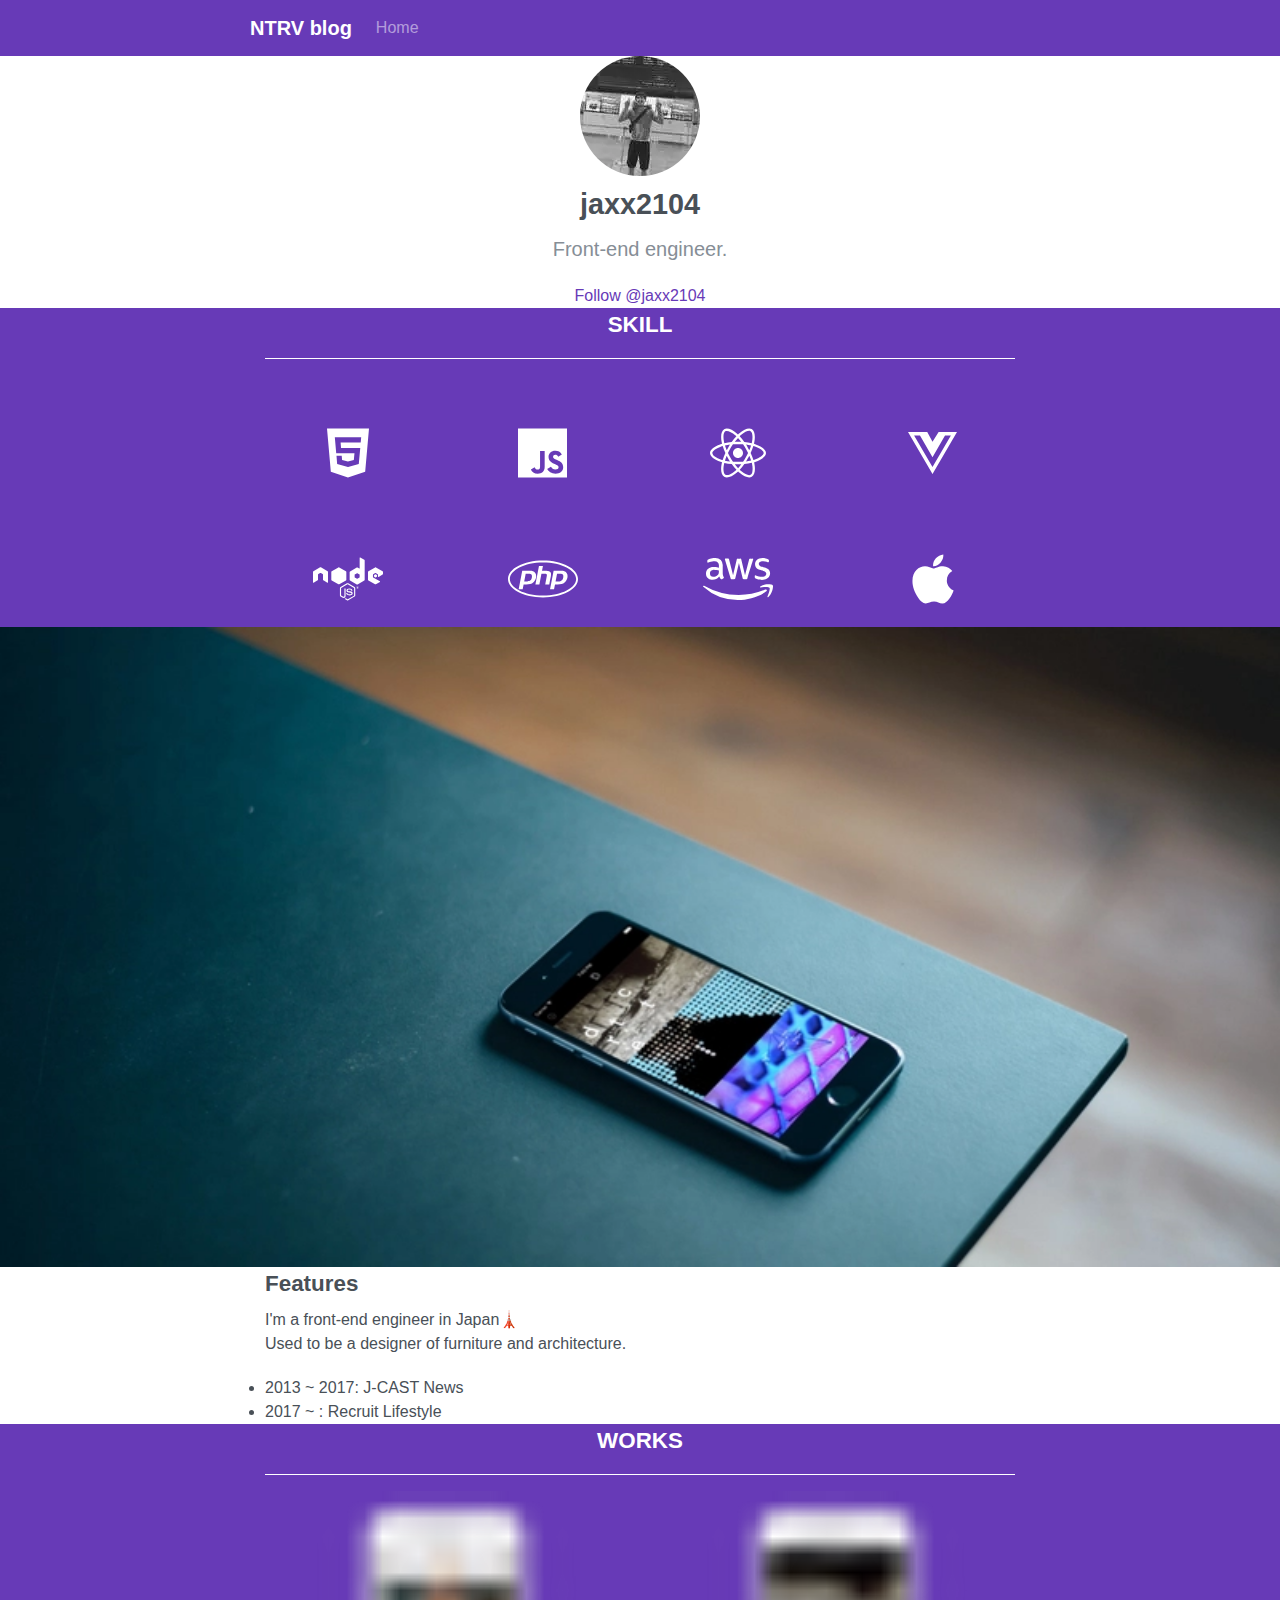
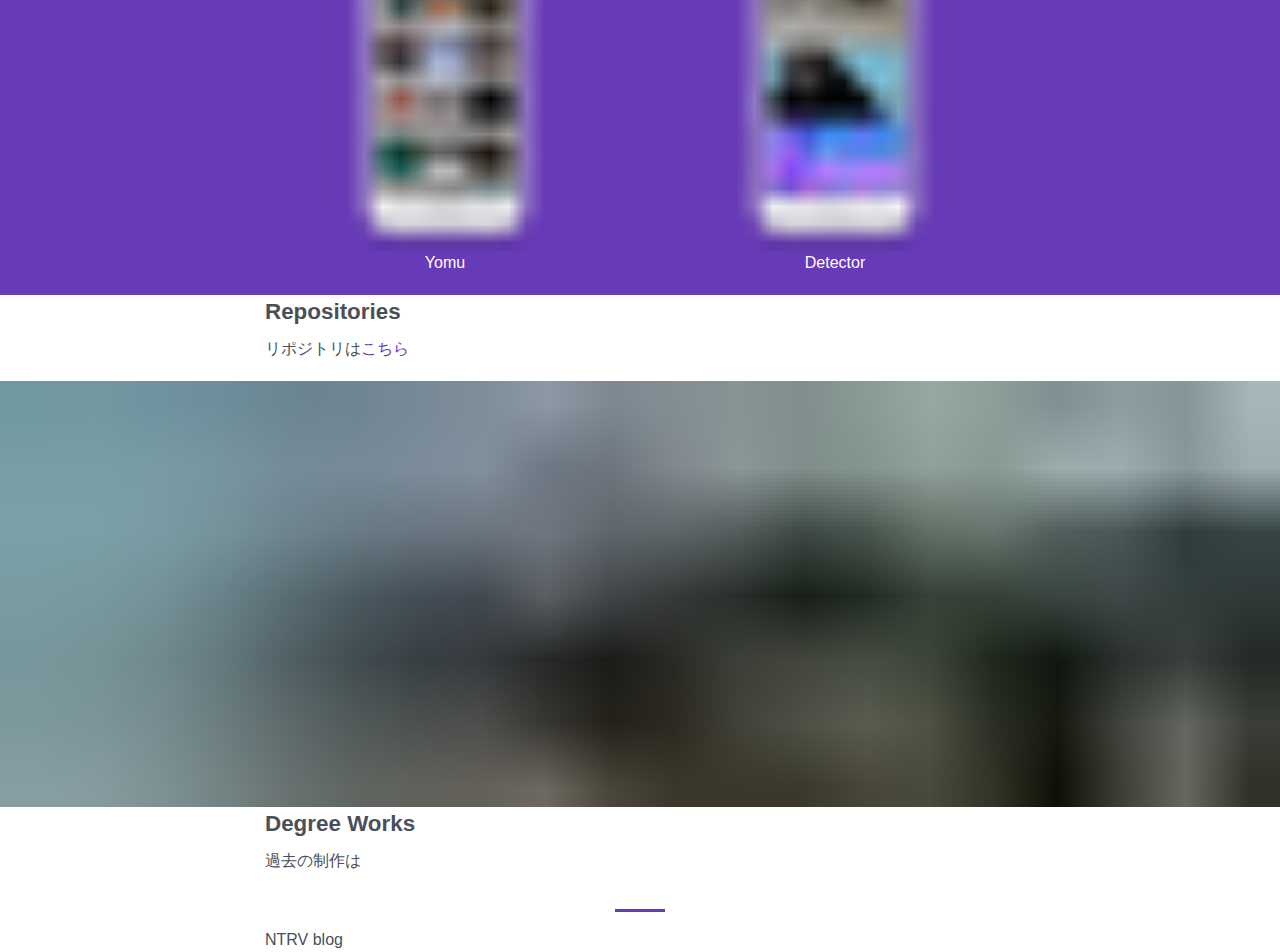
<file: profile/index.html>
<!DOCTYPE html><html lang="en"><head><meta charSet="utf-8"/><meta http-equiv="X-UA-Compatible" content="IE=edge"/><meta name="viewport" content="width=device-width, initial-scale=1.0"/><style data-href="/1.b4185e14bb4dbb481bbd.css">.footer hr{border-color:#f44336;border-width:3px;max-width:50px}

/*!
 * Bootstrap v4.1.3 (https://getbootstrap.com/)
 * Copyright 2011-2018 The Bootstrap Authors
 * Copyright 2011-2018 Twitter, Inc.
 * Licensed under MIT (https://github.com/twbs/bootstrap/blob/master/LICENSE)
 */:root{--blue:#03a9f4;--indigo:#3f51b5;--purple:#673ab7;--pink:#e91e63;--red:#f44336;--orange:#ff5722;--yellow:#ffab00;--green:#8bc34a;--teal:#009688;--cyan:#00bcd4;--white:#fff;--gray:#868e96;--gray-dark:#343a40;--primary:#673ab7;--secondary:#868e96;--success:#8bc34a;--info:#00bcd4;--warning:#ffab00;--danger:#f44336;--light:#f8f9fa;--dark:#343a40;--breakpoint-xs:0;--breakpoint-sm:576px;--breakpoint-md:768px;--breakpoint-lg:992px;--breakpoint-xl:1200px;--font-family-sans-serif:-apple-system,BlinkMacSystemFont,"Segoe UI",Roboto,"Helvetica Neue",Arial,sans-serif,"Apple Color Emoji","Segoe UI Emoji","Segoe UI Symbol";--font-family-monospace:SFMono-Regular,Menlo,Monaco,Consolas,"Liberation Mono","Courier New",monospace}*,:after,:before{box-sizing:border-box}html{font-family:sans-serif;line-height:1.15;-webkit-text-size-adjust:100%;-ms-text-size-adjust:100%;-ms-overflow-style:scrollbar;-webkit-tap-highlight-color:rgba(0,0,0,0)}@-ms-viewport{width:device-width}article,aside,figcaption,figure,footer,header,hgroup,main,nav,section{display:block}body{margin:0;font-family:-apple-system,BlinkMacSystemFont,Segoe UI,Roboto,Helvetica Neue,Arial,sans-serif,Apple Color Emoji,Segoe UI Emoji,Segoe UI Symbol;font-size:1rem;font-weight:400;line-height:1.5;color:#495057;text-align:left;background-color:#fff}[tabindex="-1"]:focus{outline:0!important}hr{box-sizing:content-box;height:0;overflow:visible}h1,h2,h3,h4,h5,h6{margin-top:0;margin-bottom:.5rem}p{margin-top:0;margin-bottom:1rem}abbr[data-original-title],abbr[title]{text-decoration:underline;-webkit-text-decoration:underline dotted;text-decoration:underline dotted;cursor:help;border-bottom:0}address{font-style:normal;line-height:inherit}address,dl,ol,ul{margin-bottom:1rem}dl,ol,ul{margin-top:0}ol ol,ol ul,ul ol,ul ul{margin-bottom:0}dt{font-weight:700}dd{margin-bottom:.5rem;margin-left:0}blockquote{margin:0 0 1rem}dfn{font-style:italic}b,strong{font-weight:bolder}small{font-size:80%}sub,sup{position:relative;font-size:75%;line-height:0;vertical-align:baseline}sub{bottom:-.25em}sup{top:-.5em}a{color:#673ab7;text-decoration:none;background-color:transparent;-webkit-text-decoration-skip:objects}a:hover{color:#46287d;text-decoration:none}a:not([href]):not([tabindex]),a:not([href]):not([tabindex]):focus,a:not([href]):not([tabindex]):hover{color:inherit;text-decoration:none}a:not([href]):not([tabindex]):focus{outline:0}code,kbd,pre,samp{font-family:SFMono-Regular,Menlo,Monaco,Consolas,Liberation Mono,Courier New,monospace;font-size:1em}pre{margin-top:0;margin-bottom:1rem;overflow:auto;-ms-overflow-style:scrollbar}figure{margin:0 0 1rem}img{border-style:none}img,svg{vertical-align:middle}svg{overflow:hidden}table{border-collapse:collapse}caption{padding-top:.75rem;padding-bottom:.75rem;color:#868e96;text-align:left;caption-side:bottom}th{text-align:inherit}label{display:inline-block;margin-bottom:.5rem}button{border-radius:0}button:focus{outline:1px dotted;outline:5px auto -webkit-focus-ring-color}button,input,optgroup,select,textarea{margin:0;font-family:inherit;font-size:inherit;line-height:inherit}button,input{overflow:visible}button,select{text-transform:none}[type=reset],[type=submit],button,html [type=button]{-webkit-appearance:button}[type=button]::-moz-focus-inner,[type=reset]::-moz-focus-inner,[type=submit]::-moz-focus-inner,button::-moz-focus-inner{padding:0;border-style:none}input[type=checkbox],input[type=radio]{box-sizing:border-box;padding:0}input[type=date],input[type=datetime-local],input[type=month],input[type=time]{-webkit-appearance:listbox}textarea{overflow:auto;resize:vertical}fieldset{min-width:0;padding:0;margin:0;border:0}legend{display:block;width:100%;max-width:100%;padding:0;margin-bottom:.5rem;font-size:1.5rem;line-height:inherit;color:inherit;white-space:normal}progress{vertical-align:baseline}[type=number]::-webkit-inner-spin-button,[type=number]::-webkit-outer-spin-button{height:auto}[type=search]{outline-offset:-2px;-webkit-appearance:none}[type=search]::-webkit-search-cancel-button,[type=search]::-webkit-search-decoration{-webkit-appearance:none}::-webkit-file-upload-button{font:inherit;-webkit-appearance:button}output{display:inline-block}summary{display:list-item;cursor:pointer}template{display:none}[hidden]{display:none!important}.h1,.h2,.h3,.h4,.h5,.h6,h1,h2,h3,h4,h5,h6{margin-bottom:.5rem;font-family:inherit;font-weight:800;line-height:1.5;color:inherit}.h1,h1{font-size:1.8rem}.h2,h2{font-size:1.4rem}.h3,h3{font-size:1.2rem}.h4,h4{font-size:1.1rem}.h5,h5{font-size:1.05rem}.h6,h6{font-size:1rem}.lead{font-size:1.25rem;font-weight:300}.display-1{font-size:6rem}.display-1,.display-2{font-weight:300;line-height:1.5}.display-2{font-size:5.5rem}.display-3{font-size:4.5rem}.display-3,.display-4{font-weight:300;line-height:1.5}.display-4{font-size:3.5rem}hr{margin-top:1rem;margin-bottom:1rem;border:0;border-top:1px solid rgba(0,0,0,.1)}.small,small{font-size:80%;font-weight:400}.mark,mark{padding:.2em;background-color:#fcf8e3}.list-inline,.list-unstyled{padding-left:0;list-style:none}.list-inline-item{display:inline-block}.list-inline-item:not(:last-child){margin-right:.5rem}.initialism{font-size:90%;text-transform:uppercase}.blockquote{margin-bottom:1rem;font-size:1.25rem}.blockquote-footer{display:block;font-size:80%;color:#868e96}.blockquote-footer:before{content:"\2014   \A0"}.img-fluid,.img-thumbnail{max-width:100%;height:auto}.img-thumbnail{padding:.25rem;background-color:#fff;border:1px solid #dee2e6;border-radius:.25rem;box-shadow:0 1px 2px rgba(0,0,0,.075)}.figure{display:inline-block}.figure-img{margin-bottom:.5rem;line-height:1}.figure-caption{font-size:90%;color:#868e96}code{font-size:87.5%;color:#e91e63;word-break:break-word}a>code{color:inherit}kbd{padding:.2rem .4rem;font-size:87.5%;color:#fff;background-color:#212529;border-radius:.2rem;box-shadow:inset 0 -.1rem 0 rgba(0,0,0,.25)}kbd kbd{padding:0;font-size:100%;font-weight:700;box-shadow:none}pre{display:block;font-size:87.5%;color:#212529}pre code{font-size:inherit;color:inherit;word-break:normal}.pre-scrollable{max-height:340px;overflow-y:scroll}.container{width:100%;padding-right:15px;padding-left:15px;margin-right:auto;margin-left:auto}@media (min-width:576px){.container{max-width:540px}}@media (min-width:768px){.container{max-width:640px}}@media (min-width:992px){.container{max-width:710px}}@media (min-width:1200px){.container{max-width:780px}}.container-fluid{width:100%;padding-right:15px;padding-left:15px;margin-right:auto;margin-left:auto}.row{display:flex;flex-wrap:wrap;margin-right:-15px;margin-left:-15px}.no-gutters{margin-right:0;margin-left:0}.no-gutters>.col,.no-gutters>[class*=col-]{padding-right:0;padding-left:0}.col,.col-1,.col-2,.col-3,.col-4,.col-5,.col-6,.col-7,.col-8,.col-9,.col-10,.col-11,.col-12,.col-auto,.col-lg,.col-lg-1,.col-lg-2,.col-lg-3,.col-lg-4,.col-lg-5,.col-lg-6,.col-lg-7,.col-lg-8,.col-lg-9,.col-lg-10,.col-lg-11,.col-lg-12,.col-lg-auto,.col-md,.col-md-1,.col-md-2,.col-md-3,.col-md-4,.col-md-5,.col-md-6,.col-md-7,.col-md-8,.col-md-9,.col-md-10,.col-md-11,.col-md-12,.col-md-auto,.col-sm,.col-sm-1,.col-sm-2,.col-sm-3,.col-sm-4,.col-sm-5,.col-sm-6,.col-sm-7,.col-sm-8,.col-sm-9,.col-sm-10,.col-sm-11,.col-sm-12,.col-sm-auto,.col-xl,.col-xl-1,.col-xl-2,.col-xl-3,.col-xl-4,.col-xl-5,.col-xl-6,.col-xl-7,.col-xl-8,.col-xl-9,.col-xl-10,.col-xl-11,.col-xl-12,.col-xl-auto{position:relative;width:100%;min-height:1px;padding-right:15px;padding-left:15px}.col{flex-basis:0;flex-grow:1;max-width:100%}.col-auto{flex:0 0 auto;width:auto;max-width:none}.col-1{flex:0 0 8.33333%;max-width:8.33333%}.col-2{flex:0 0 16.66667%;max-width:16.66667%}.col-3{flex:0 0 25%;max-width:25%}.col-4{flex:0 0 33.33333%;max-width:33.33333%}.col-5{flex:0 0 41.66667%;max-width:41.66667%}.col-6{flex:0 0 50%;max-width:50%}.col-7{flex:0 0 58.33333%;max-width:58.33333%}.col-8{flex:0 0 66.66667%;max-width:66.66667%}.col-9{flex:0 0 75%;max-width:75%}.col-10{flex:0 0 83.33333%;max-width:83.33333%}.col-11{flex:0 0 91.66667%;max-width:91.66667%}.col-12{flex:0 0 100%;max-width:100%}.order-first{order:-1}.order-last{order:13}.order-0{order:0}.order-1{order:1}.order-2{order:2}.order-3{order:3}.order-4{order:4}.order-5{order:5}.order-6{order:6}.order-7{order:7}.order-8{order:8}.order-9{order:9}.order-10{order:10}.order-11{order:11}.order-12{order:12}.offset-1{margin-left:8.33333%}.offset-2{margin-left:16.66667%}.offset-3{margin-left:25%}.offset-4{margin-left:33.33333%}.offset-5{margin-left:41.66667%}.offset-6{margin-left:50%}.offset-7{margin-left:58.33333%}.offset-8{margin-left:66.66667%}.offset-9{margin-left:75%}.offset-10{margin-left:83.33333%}.offset-11{margin-left:91.66667%}@media (min-width:576px){.col-sm{flex-basis:0;flex-grow:1;max-width:100%}.col-sm-auto{flex:0 0 auto;width:auto;max-width:none}.col-sm-1{flex:0 0 8.33333%;max-width:8.33333%}.col-sm-2{flex:0 0 16.66667%;max-width:16.66667%}.col-sm-3{flex:0 0 25%;max-width:25%}.col-sm-4{flex:0 0 33.33333%;max-width:33.33333%}.col-sm-5{flex:0 0 41.66667%;max-width:41.66667%}.col-sm-6{flex:0 0 50%;max-width:50%}.col-sm-7{flex:0 0 58.33333%;max-width:58.33333%}.col-sm-8{flex:0 0 66.66667%;max-width:66.66667%}.col-sm-9{flex:0 0 75%;max-width:75%}.col-sm-10{flex:0 0 83.33333%;max-width:83.33333%}.col-sm-11{flex:0 0 91.66667%;max-width:91.66667%}.col-sm-12{flex:0 0 100%;max-width:100%}.order-sm-first{order:-1}.order-sm-last{order:13}.order-sm-0{order:0}.order-sm-1{order:1}.order-sm-2{order:2}.order-sm-3{order:3}.order-sm-4{order:4}.order-sm-5{order:5}.order-sm-6{order:6}.order-sm-7{order:7}.order-sm-8{order:8}.order-sm-9{order:9}.order-sm-10{order:10}.order-sm-11{order:11}.order-sm-12{order:12}.offset-sm-0{margin-left:0}.offset-sm-1{margin-left:8.33333%}.offset-sm-2{margin-left:16.66667%}.offset-sm-3{margin-left:25%}.offset-sm-4{margin-left:33.33333%}.offset-sm-5{margin-left:41.66667%}.offset-sm-6{margin-left:50%}.offset-sm-7{margin-left:58.33333%}.offset-sm-8{margin-left:66.66667%}.offset-sm-9{margin-left:75%}.offset-sm-10{margin-left:83.33333%}.offset-sm-11{margin-left:91.66667%}}@media (min-width:768px){.col-md{flex-basis:0;flex-grow:1;max-width:100%}.col-md-auto{flex:0 0 auto;width:auto;max-width:none}.col-md-1{flex:0 0 8.33333%;max-width:8.33333%}.col-md-2{flex:0 0 16.66667%;max-width:16.66667%}.col-md-3{flex:0 0 25%;max-width:25%}.col-md-4{flex:0 0 33.33333%;max-width:33.33333%}.col-md-5{flex:0 0 41.66667%;max-width:41.66667%}.col-md-6{flex:0 0 50%;max-width:50%}.col-md-7{flex:0 0 58.33333%;max-width:58.33333%}.col-md-8{flex:0 0 66.66667%;max-width:66.66667%}.col-md-9{flex:0 0 75%;max-width:75%}.col-md-10{flex:0 0 83.33333%;max-width:83.33333%}.col-md-11{flex:0 0 91.66667%;max-width:91.66667%}.col-md-12{flex:0 0 100%;max-width:100%}.order-md-first{order:-1}.order-md-last{order:13}.order-md-0{order:0}.order-md-1{order:1}.order-md-2{order:2}.order-md-3{order:3}.order-md-4{order:4}.order-md-5{order:5}.order-md-6{order:6}.order-md-7{order:7}.order-md-8{order:8}.order-md-9{order:9}.order-md-10{order:10}.order-md-11{order:11}.order-md-12{order:12}.offset-md-0{margin-left:0}.offset-md-1{margin-left:8.33333%}.offset-md-2{margin-left:16.66667%}.offset-md-3{margin-left:25%}.offset-md-4{margin-left:33.33333%}.offset-md-5{margin-left:41.66667%}.offset-md-6{margin-left:50%}.offset-md-7{margin-left:58.33333%}.offset-md-8{margin-left:66.66667%}.offset-md-9{margin-left:75%}.offset-md-10{margin-left:83.33333%}.offset-md-11{margin-left:91.66667%}}@media (min-width:992px){.col-lg{flex-basis:0;flex-grow:1;max-width:100%}.col-lg-auto{flex:0 0 auto;width:auto;max-width:none}.col-lg-1{flex:0 0 8.33333%;max-width:8.33333%}.col-lg-2{flex:0 0 16.66667%;max-width:16.66667%}.col-lg-3{flex:0 0 25%;max-width:25%}.col-lg-4{flex:0 0 33.33333%;max-width:33.33333%}.col-lg-5{flex:0 0 41.66667%;max-width:41.66667%}.col-lg-6{flex:0 0 50%;max-width:50%}.col-lg-7{flex:0 0 58.33333%;max-width:58.33333%}.col-lg-8{flex:0 0 66.66667%;max-width:66.66667%}.col-lg-9{flex:0 0 75%;max-width:75%}.col-lg-10{flex:0 0 83.33333%;max-width:83.33333%}.col-lg-11{flex:0 0 91.66667%;max-width:91.66667%}.col-lg-12{flex:0 0 100%;max-width:100%}.order-lg-first{order:-1}.order-lg-last{order:13}.order-lg-0{order:0}.order-lg-1{order:1}.order-lg-2{order:2}.order-lg-3{order:3}.order-lg-4{order:4}.order-lg-5{order:5}.order-lg-6{order:6}.order-lg-7{order:7}.order-lg-8{order:8}.order-lg-9{order:9}.order-lg-10{order:10}.order-lg-11{order:11}.order-lg-12{order:12}.offset-lg-0{margin-left:0}.offset-lg-1{margin-left:8.33333%}.offset-lg-2{margin-left:16.66667%}.offset-lg-3{margin-left:25%}.offset-lg-4{margin-left:33.33333%}.offset-lg-5{margin-left:41.66667%}.offset-lg-6{margin-left:50%}.offset-lg-7{margin-left:58.33333%}.offset-lg-8{margin-left:66.66667%}.offset-lg-9{margin-left:75%}.offset-lg-10{margin-left:83.33333%}.offset-lg-11{margin-left:91.66667%}}@media (min-width:1200px){.col-xl{flex-basis:0;flex-grow:1;max-width:100%}.col-xl-auto{flex:0 0 auto;width:auto;max-width:none}.col-xl-1{flex:0 0 8.33333%;max-width:8.33333%}.col-xl-2{flex:0 0 16.66667%;max-width:16.66667%}.col-xl-3{flex:0 0 25%;max-width:25%}.col-xl-4{flex:0 0 33.33333%;max-width:33.33333%}.col-xl-5{flex:0 0 41.66667%;max-width:41.66667%}.col-xl-6{flex:0 0 50%;max-width:50%}.col-xl-7{flex:0 0 58.33333%;max-width:58.33333%}.col-xl-8{flex:0 0 66.66667%;max-width:66.66667%}.col-xl-9{flex:0 0 75%;max-width:75%}.col-xl-10{flex:0 0 83.33333%;max-width:83.33333%}.col-xl-11{flex:0 0 91.66667%;max-width:91.66667%}.col-xl-12{flex:0 0 100%;max-width:100%}.order-xl-first{order:-1}.order-xl-last{order:13}.order-xl-0{order:0}.order-xl-1{order:1}.order-xl-2{order:2}.order-xl-3{order:3}.order-xl-4{order:4}.order-xl-5{order:5}.order-xl-6{order:6}.order-xl-7{order:7}.order-xl-8{order:8}.order-xl-9{order:9}.order-xl-10{order:10}.order-xl-11{order:11}.order-xl-12{order:12}.offset-xl-0{margin-left:0}.offset-xl-1{margin-left:8.33333%}.offset-xl-2{margin-left:16.66667%}.offset-xl-3{margin-left:25%}.offset-xl-4{margin-left:33.33333%}.offset-xl-5{margin-left:41.66667%}.offset-xl-6{margin-left:50%}.offset-xl-7{margin-left:58.33333%}.offset-xl-8{margin-left:66.66667%}.offset-xl-9{margin-left:75%}.offset-xl-10{margin-left:83.33333%}.offset-xl-11{margin-left:91.66667%}}.table{width:100%;margin-bottom:1rem;background-color:transparent}.table td,.table th{padding:.75rem;vertical-align:top;border-top:1px solid #dee2e6}.table thead th{vertical-align:bottom;border-bottom:2px solid #dee2e6}.table tbody+tbody{border-top:2px solid #dee2e6}.table .table{background-color:#fff}.table-sm td,.table-sm th{padding:.3rem}.table-bordered,.table-bordered td,.table-bordered th{border:1px solid #dee2e6}.table-bordered thead td,.table-bordered thead th{border-bottom-width:2px}.table-borderless tbody+tbody,.table-borderless td,.table-borderless th,.table-borderless thead th{border:0}.table-striped tbody tr:nth-of-type(odd){background-color:rgba(0,0,0,.05)}.table-hover tbody tr:hover{background-color:rgba(0,0,0,.075)}.table-primary,.table-primary>td,.table-primary>th{background-color:#d4c8eb}.table-hover .table-primary:hover,.table-hover .table-primary:hover>td,.table-hover .table-primary:hover>th{background-color:#c5b5e4}.table-secondary,.table-secondary>td,.table-secondary>th{background-color:#dddfe2}.table-hover .table-secondary:hover,.table-hover .table-secondary:hover>td,.table-hover .table-secondary:hover>th{background-color:#cfd2d6}.table-success,.table-success>td,.table-success>th{background-color:#dfeecc}.table-hover .table-success:hover,.table-hover .table-success:hover>td,.table-hover .table-success:hover>th{background-color:#d3e8b9}.table-info,.table-info>td,.table-info>th{background-color:#b8ecf3}.table-hover .table-info:hover,.table-hover .table-info:hover>td,.table-hover .table-info:hover>th{background-color:#a2e6ef}.table-warning,.table-warning>td,.table-warning>th{background-color:#ffe7b8}.table-hover .table-warning:hover,.table-hover .table-warning:hover>td,.table-hover .table-warning:hover>th{background-color:#ffde9f}.table-danger,.table-danger>td,.table-danger>th{background-color:#fccac7}.table-hover .table-danger:hover,.table-hover .table-danger:hover>td,.table-hover .table-danger:hover>th{background-color:#fbb3af}.table-light,.table-light>td,.table-light>th{background-color:#fdfdfe}.table-hover .table-light:hover,.table-hover .table-light:hover>td,.table-hover .table-light:hover>th{background-color:#ececf6}.table-dark,.table-dark>td,.table-dark>th{background-color:#c6c8ca}.table-hover .table-dark:hover,.table-hover .table-dark:hover>td,.table-hover .table-dark:hover>th{background-color:#b9bbbe}.table-active,.table-active>td,.table-active>th,.table-hover .table-active:hover,.table-hover .table-active:hover>td,.table-hover .table-active:hover>th{background-color:rgba(0,0,0,.075)}.table .thead-dark th{color:#fff;background-color:#212529;border-color:#32383e}.table .thead-light th{color:#495057;background-color:#e9ecef;border-color:#dee2e6}.table-dark{color:#fff;background-color:#212529}.table-dark td,.table-dark th,.table-dark thead th{border-color:#32383e}.table-dark.table-bordered{border:0}.table-dark.table-striped tbody tr:nth-of-type(odd){background-color:hsla(0,0%,100%,.05)}.table-dark.table-hover tbody tr:hover{background-color:hsla(0,0%,100%,.075)}@media (max-width:575.98px){.table-responsive-sm{display:block;width:100%;overflow-x:auto;-webkit-overflow-scrolling:touch;-ms-overflow-style:-ms-autohiding-scrollbar}.table-responsive-sm>.table-bordered{border:0}}@media (max-width:767.98px){.table-responsive-md{display:block;width:100%;overflow-x:auto;-webkit-overflow-scrolling:touch;-ms-overflow-style:-ms-autohiding-scrollbar}.table-responsive-md>.table-bordered{border:0}}@media (max-width:991.98px){.table-responsive-lg{display:block;width:100%;overflow-x:auto;-webkit-overflow-scrolling:touch;-ms-overflow-style:-ms-autohiding-scrollbar}.table-responsive-lg>.table-bordered{border:0}}@media (max-width:1199.98px){.table-responsive-xl{display:block;width:100%;overflow-x:auto;-webkit-overflow-scrolling:touch;-ms-overflow-style:-ms-autohiding-scrollbar}.table-responsive-xl>.table-bordered{border:0}}.table-responsive{display:block;width:100%;overflow-x:auto;-webkit-overflow-scrolling:touch;-ms-overflow-style:-ms-autohiding-scrollbar}.table-responsive>.table-bordered{border:0}.form-control{display:block;width:100%;height:calc(2.25rem + 2px);padding:.375rem .75rem;font-size:1rem;line-height:1.5;color:#495057;background-color:#fff;background-clip:padding-box;border:1px solid #ced4da;border-radius:.25rem;box-shadow:inset 0 1px 1px rgba(0,0,0,.075)}@media screen and (prefers-reduced-motion:reduce){.form-control{transition:none}}.form-control::-ms-expand{background-color:transparent;border:0}.form-control:focus{color:#495057;background-color:#fff;border-color:#ae94dd;outline:0;box-shadow:inset 0 1px 1px rgba(0,0,0,.075),0 0 0 .2rem rgba(103,58,183,.25)}.form-control::-webkit-input-placeholder{color:#868e96;opacity:1}.form-control::-ms-input-placeholder{color:#868e96;opacity:1}.form-control::placeholder{color:#868e96;opacity:1}.form-control:disabled,.form-control[readonly]{background-color:#e9ecef;opacity:1}select.form-control:focus::-ms-value{color:#495057;background-color:#fff}.form-control-file,.form-control-range{display:block;width:100%}.col-form-label{padding-top:calc(.375rem + 1px);padding-bottom:calc(.375rem + 1px);margin-bottom:0;font-size:inherit;line-height:1.5}.col-form-label-lg{padding-top:calc(.5rem + 1px);padding-bottom:calc(.5rem + 1px);font-size:1.25rem;line-height:1.5}.col-form-label-sm{padding-top:calc(.25rem + 1px);padding-bottom:calc(.25rem + 1px);font-size:.875rem;line-height:1.5}.form-control-plaintext{display:block;width:100%;padding-top:.375rem;padding-bottom:.375rem;margin-bottom:0;line-height:1.5;color:#495057;background-color:transparent;border:solid transparent;border-width:1px 0}.form-control-plaintext.form-control-lg,.form-control-plaintext.form-control-sm{padding-right:0;padding-left:0}.form-control-sm{height:calc(1.8125rem + 2px);padding:.25rem .5rem;font-size:.875rem;line-height:1.5;border-radius:.2rem}.form-control-lg{height:calc(2.875rem + 2px);padding:.5rem 1rem;font-size:1.25rem;line-height:1.5;border-radius:.3rem}select.form-control[multiple],select.form-control[size],textarea.form-control{height:auto}.form-group{margin-bottom:1rem}.form-text{display:block;margin-top:.25rem}.form-row{display:flex;flex-wrap:wrap;margin-right:-5px;margin-left:-5px}.form-row>.col,.form-row>[class*=col-]{padding-right:5px;padding-left:5px}.form-check{position:relative;display:block;padding-left:1.25rem}.form-check-input{position:absolute;margin-top:.3rem;margin-left:-1.25rem}.form-check-input:disabled~.form-check-label{color:#868e96}.form-check-label{margin-bottom:0}.form-check-inline{display:inline-flex;align-items:center;padding-left:0;margin-right:.75rem}.form-check-inline .form-check-input{position:static;margin-top:0;margin-right:.3125rem;margin-left:0}.valid-feedback{display:none;width:100%;margin-top:.25rem;font-size:80%;color:#8bc34a}.valid-tooltip{position:absolute;top:100%;z-index:5;display:none;max-width:100%;padding:.25rem .5rem;margin-top:.1rem;font-size:.875rem;line-height:1.5;color:#212529;background-color:rgba(139,195,74,.9);border-radius:.25rem}.custom-select.is-valid,.form-control.is-valid,.was-validated .custom-select:valid,.was-validated .form-control:valid{border-color:#8bc34a}.custom-select.is-valid:focus,.form-control.is-valid:focus,.was-validated .custom-select:valid:focus,.was-validated .form-control:valid:focus{border-color:#8bc34a;box-shadow:0 0 0 .2rem rgba(139,195,74,.25)}.custom-select.is-valid~.valid-feedback,.custom-select.is-valid~.valid-tooltip,.form-control-file.is-valid~.valid-feedback,.form-control-file.is-valid~.valid-tooltip,.form-control.is-valid~.valid-feedback,.form-control.is-valid~.valid-tooltip,.was-validated .custom-select:valid~.valid-feedback,.was-validated .custom-select:valid~.valid-tooltip,.was-validated .form-control-file:valid~.valid-feedback,.was-validated .form-control-file:valid~.valid-tooltip,.was-validated .form-control:valid~.valid-feedback,.was-validated .form-control:valid~.valid-tooltip{display:block}.form-check-input.is-valid~.form-check-label,.was-validated .form-check-input:valid~.form-check-label{color:#8bc34a}.form-check-input.is-valid~.valid-feedback,.form-check-input.is-valid~.valid-tooltip,.was-validated .form-check-input:valid~.valid-feedback,.was-validated .form-check-input:valid~.valid-tooltip{display:block}.custom-control-input.is-valid~.custom-control-label,.was-validated .custom-control-input:valid~.custom-control-label{color:#8bc34a}.custom-control-input.is-valid~.custom-control-label:before,.was-validated .custom-control-input:valid~.custom-control-label:before{background-color:#c8e3aa}.custom-control-input.is-valid~.valid-feedback,.custom-control-input.is-valid~.valid-tooltip,.was-validated .custom-control-input:valid~.valid-feedback,.was-validated .custom-control-input:valid~.valid-tooltip{display:block}.custom-control-input.is-valid:checked~.custom-control-label:before,.was-validated .custom-control-input:valid:checked~.custom-control-label:before{background-color:#a4d070}.custom-control-input.is-valid:focus~.custom-control-label:before,.was-validated .custom-control-input:valid:focus~.custom-control-label:before{box-shadow:0 0 0 1px #fff,0 0 0 .2rem rgba(139,195,74,.25)}.custom-file-input.is-valid~.custom-file-label,.was-validated .custom-file-input:valid~.custom-file-label{border-color:#8bc34a}.custom-file-input.is-valid~.custom-file-label:after,.was-validated .custom-file-input:valid~.custom-file-label:after{border-color:inherit}.custom-file-input.is-valid~.valid-feedback,.custom-file-input.is-valid~.valid-tooltip,.was-validated .custom-file-input:valid~.valid-feedback,.was-validated .custom-file-input:valid~.valid-tooltip{display:block}.custom-file-input.is-valid:focus~.custom-file-label,.was-validated .custom-file-input:valid:focus~.custom-file-label{box-shadow:0 0 0 .2rem rgba(139,195,74,.25)}.invalid-feedback{display:none;width:100%;margin-top:.25rem;font-size:80%;color:#f44336}.invalid-tooltip{position:absolute;top:100%;z-index:5;display:none;max-width:100%;padding:.25rem .5rem;margin-top:.1rem;font-size:.875rem;line-height:1.5;color:#fff;background-color:rgba(244,67,54,.9);border-radius:.25rem}.custom-select.is-invalid,.form-control.is-invalid,.was-validated .custom-select:invalid,.was-validated .form-control:invalid{border-color:#f44336}.custom-select.is-invalid:focus,.form-control.is-invalid:focus,.was-validated .custom-select:invalid:focus,.was-validated .form-control:invalid:focus{border-color:#f44336;box-shadow:0 0 0 .2rem rgba(244,67,54,.25)}.custom-select.is-invalid~.invalid-feedback,.custom-select.is-invalid~.invalid-tooltip,.form-control-file.is-invalid~.invalid-feedback,.form-control-file.is-invalid~.invalid-tooltip,.form-control.is-invalid~.invalid-feedback,.form-control.is-invalid~.invalid-tooltip,.was-validated .custom-select:invalid~.invalid-feedback,.was-validated .custom-select:invalid~.invalid-tooltip,.was-validated .form-control-file:invalid~.invalid-feedback,.was-validated .form-control-file:invalid~.invalid-tooltip,.was-validated .form-control:invalid~.invalid-feedback,.was-validated .form-control:invalid~.invalid-tooltip{display:block}.form-check-input.is-invalid~.form-check-label,.was-validated .form-check-input:invalid~.form-check-label{color:#f44336}.form-check-input.is-invalid~.invalid-feedback,.form-check-input.is-invalid~.invalid-tooltip,.was-validated .form-check-input:invalid~.invalid-feedback,.was-validated .form-check-input:invalid~.invalid-tooltip{display:block}.custom-control-input.is-invalid~.custom-control-label,.was-validated .custom-control-input:invalid~.custom-control-label{color:#f44336}.custom-control-input.is-invalid~.custom-control-label:before,.was-validated .custom-control-input:invalid~.custom-control-label:before{background-color:#fbb4af}.custom-control-input.is-invalid~.invalid-feedback,.custom-control-input.is-invalid~.invalid-tooltip,.was-validated .custom-control-input:invalid~.invalid-feedback,.was-validated .custom-control-input:invalid~.invalid-tooltip{display:block}.custom-control-input.is-invalid:checked~.custom-control-label:before,.was-validated .custom-control-input:invalid:checked~.custom-control-label:before{background-color:#f77066}.custom-control-input.is-invalid:focus~.custom-control-label:before,.was-validated .custom-control-input:invalid:focus~.custom-control-label:before{box-shadow:0 0 0 1px #fff,0 0 0 .2rem rgba(244,67,54,.25)}.custom-file-input.is-invalid~.custom-file-label,.was-validated .custom-file-input:invalid~.custom-file-label{border-color:#f44336}.custom-file-input.is-invalid~.custom-file-label:after,.was-validated .custom-file-input:invalid~.custom-file-label:after{border-color:inherit}.custom-file-input.is-invalid~.invalid-feedback,.custom-file-input.is-invalid~.invalid-tooltip,.was-validated .custom-file-input:invalid~.invalid-feedback,.was-validated .custom-file-input:invalid~.invalid-tooltip{display:block}.custom-file-input.is-invalid:focus~.custom-file-label,.was-validated .custom-file-input:invalid:focus~.custom-file-label{box-shadow:0 0 0 .2rem rgba(244,67,54,.25)}.form-inline{display:flex;flex-flow:row wrap;align-items:center}.form-inline .form-check{width:100%}@media (min-width:576px){.form-inline label{justify-content:center}.form-inline .form-group,.form-inline label{display:flex;align-items:center;margin-bottom:0}.form-inline .form-group{flex:0 0 auto;flex-flow:row wrap}.form-inline .form-control{display:inline-block;width:auto;vertical-align:middle}.form-inline .form-control-plaintext{display:inline-block}.form-inline .custom-select,.form-inline .input-group{width:auto}.form-inline .form-check{display:flex;align-items:center;justify-content:center;width:auto;padding-left:0}.form-inline .form-check-input{position:relative;margin-top:0;margin-right:.25rem;margin-left:0}.form-inline .custom-control{align-items:center;justify-content:center}.form-inline .custom-control-label{margin-bottom:0}}.btn{display:inline-block;font-weight:400;text-align:center;white-space:nowrap;vertical-align:middle;-webkit-user-select:none;-moz-user-select:none;-ms-user-select:none;user-select:none;border:1px solid transparent;padding:.375rem .75rem;font-size:1rem;line-height:1.5;border-radius:.25rem}@media screen and (prefers-reduced-motion:reduce){.btn{transition:none}}.btn:focus,.btn:hover{text-decoration:none}.btn.focus,.btn:focus{outline:0;box-shadow:0 0 0 .2rem rgba(103,58,183,.25)}.btn.disabled,.btn:disabled{opacity:.65;box-shadow:none}.btn:not(:disabled):not(.disabled){cursor:pointer}.btn:not(:disabled):not(.disabled).active,.btn:not(:disabled):not(.disabled):active{box-shadow:inset 0 3px 5px rgba(0,0,0,.125)}.btn:not(:disabled):not(.disabled).active:focus,.btn:not(:disabled):not(.disabled):active:focus{box-shadow:0 0 0 .2rem rgba(103,58,183,.25),inset 0 3px 5px rgba(0,0,0,.125)}a.btn.disabled,fieldset:disabled a.btn{pointer-events:none}.btn-primary{color:#fff;background-color:#673ab7;border-color:#673ab7;box-shadow:inset 0 1px 0 hsla(0,0%,100%,.15),0 1px 1px rgba(0,0,0,.075)}.btn-primary:hover{color:#fff;background-color:#57319a;border-color:#512e90}.btn-primary.focus,.btn-primary:focus{box-shadow:inset 0 1px 0 hsla(0,0%,100%,.15),0 1px 1px rgba(0,0,0,.075),0 0 0 .2rem rgba(103,58,183,.5)}.btn-primary.disabled,.btn-primary:disabled{color:#fff;background-color:#673ab7;border-color:#673ab7}.btn-primary:not(:disabled):not(.disabled).active,.btn-primary:not(:disabled):not(.disabled):active,.show>.btn-primary.dropdown-toggle{color:#fff;background-color:#512e90;border-color:#4c2b87}.btn-primary:not(:disabled):not(.disabled).active:focus,.btn-primary:not(:disabled):not(.disabled):active:focus,.show>.btn-primary.dropdown-toggle:focus{box-shadow:inset 0 3px 5px rgba(0,0,0,.125),0 0 0 .2rem rgba(103,58,183,.5)}.btn-secondary{color:#fff;background-color:#868e96;border-color:#868e96;box-shadow:inset 0 1px 0 hsla(0,0%,100%,.15),0 1px 1px rgba(0,0,0,.075)}.btn-secondary:hover{color:#fff;background-color:#727b84;border-color:#6c757d}.btn-secondary.focus,.btn-secondary:focus{box-shadow:inset 0 1px 0 hsla(0,0%,100%,.15),0 1px 1px rgba(0,0,0,.075),0 0 0 .2rem rgba(134,142,150,.5)}.btn-secondary.disabled,.btn-secondary:disabled{color:#fff;background-color:#868e96;border-color:#868e96}.btn-secondary:not(:disabled):not(.disabled).active,.btn-secondary:not(:disabled):not(.disabled):active,.show>.btn-secondary.dropdown-toggle{color:#fff;background-color:#6c757d;border-color:#666e76}.btn-secondary:not(:disabled):not(.disabled).active:focus,.btn-secondary:not(:disabled):not(.disabled):active:focus,.show>.btn-secondary.dropdown-toggle:focus{box-shadow:inset 0 3px 5px rgba(0,0,0,.125),0 0 0 .2rem rgba(134,142,150,.5)}.btn-success{color:#212529;background-color:#8bc34a;border-color:#8bc34a;box-shadow:inset 0 1px 0 hsla(0,0%,100%,.15),0 1px 1px rgba(0,0,0,.075)}.btn-success:hover{color:#fff;background-color:#78ad39;border-color:#71a436}.btn-success.focus,.btn-success:focus{box-shadow:inset 0 1px 0 hsla(0,0%,100%,.15),0 1px 1px rgba(0,0,0,.075),0 0 0 .2rem rgba(139,195,74,.5)}.btn-success.disabled,.btn-success:disabled{color:#212529;background-color:#8bc34a;border-color:#8bc34a}.btn-success:not(:disabled):not(.disabled).active,.btn-success:not(:disabled):not(.disabled):active,.show>.btn-success.dropdown-toggle{color:#fff;background-color:#71a436;border-color:#6a9a33}.btn-success:not(:disabled):not(.disabled).active:focus,.btn-success:not(:disabled):not(.disabled):active:focus,.show>.btn-success.dropdown-toggle:focus{box-shadow:inset 0 3px 5px rgba(0,0,0,.125),0 0 0 .2rem rgba(139,195,74,.5)}.btn-info{color:#fff;background-color:#00bcd4;border-color:#00bcd4;box-shadow:inset 0 1px 0 hsla(0,0%,100%,.15),0 1px 1px rgba(0,0,0,.075)}.btn-info:hover{color:#fff;background-color:#009aae;border-color:#008fa1}.btn-info.focus,.btn-info:focus{box-shadow:inset 0 1px 0 hsla(0,0%,100%,.15),0 1px 1px rgba(0,0,0,.075),0 0 0 .2rem rgba(0,188,212,.5)}.btn-info.disabled,.btn-info:disabled{color:#fff;background-color:#00bcd4;border-color:#00bcd4}.btn-info:not(:disabled):not(.disabled).active,.btn-info:not(:disabled):not(.disabled):active,.show>.btn-info.dropdown-toggle{color:#fff;background-color:#008fa1;border-color:#008394}.btn-info:not(:disabled):not(.disabled).active:focus,.btn-info:not(:disabled):not(.disabled):active:focus,.show>.btn-info.dropdown-toggle:focus{box-shadow:inset 0 3px 5px rgba(0,0,0,.125),0 0 0 .2rem rgba(0,188,212,.5)}.btn-warning{color:#212529;background-color:#ffab00;border-color:#ffab00;box-shadow:inset 0 1px 0 hsla(0,0%,100%,.15),0 1px 1px rgba(0,0,0,.075)}.btn-warning:hover{color:#212529;background-color:#d99100;border-color:#cc8900}.btn-warning.focus,.btn-warning:focus{box-shadow:inset 0 1px 0 hsla(0,0%,100%,.15),0 1px 1px rgba(0,0,0,.075),0 0 0 .2rem rgba(255,171,0,.5)}.btn-warning.disabled,.btn-warning:disabled{color:#212529;background-color:#ffab00;border-color:#ffab00}.btn-warning:not(:disabled):not(.disabled).active,.btn-warning:not(:disabled):not(.disabled):active,.show>.btn-warning.dropdown-toggle{color:#fff;background-color:#cc8900;border-color:#bf8000}.btn-warning:not(:disabled):not(.disabled).active:focus,.btn-warning:not(:disabled):not(.disabled):active:focus,.show>.btn-warning.dropdown-toggle:focus{box-shadow:inset 0 3px 5px rgba(0,0,0,.125),0 0 0 .2rem rgba(255,171,0,.5)}.btn-danger{color:#fff;background-color:#f44336;border-color:#f44336;box-shadow:inset 0 1px 0 hsla(0,0%,100%,.15),0 1px 1px rgba(0,0,0,.075)}.btn-danger:hover{color:#fff;background-color:#f22112;border-color:#ea1c0d}.btn-danger.focus,.btn-danger:focus{box-shadow:inset 0 1px 0 hsla(0,0%,100%,.15),0 1px 1px rgba(0,0,0,.075),0 0 0 .2rem rgba(244,67,54,.5)}.btn-danger.disabled,.btn-danger:disabled{color:#fff;background-color:#f44336;border-color:#f44336}.btn-danger:not(:disabled):not(.disabled).active,.btn-danger:not(:disabled):not(.disabled):active,.show>.btn-danger.dropdown-toggle{color:#fff;background-color:#ea1c0d;border-color:#de1b0c}.btn-danger:not(:disabled):not(.disabled).active:focus,.btn-danger:not(:disabled):not(.disabled):active:focus,.show>.btn-danger.dropdown-toggle:focus{box-shadow:inset 0 3px 5px rgba(0,0,0,.125),0 0 0 .2rem rgba(244,67,54,.5)}.btn-light{color:#212529;background-color:#f8f9fa;border-color:#f8f9fa;box-shadow:inset 0 1px 0 hsla(0,0%,100%,.15),0 1px 1px rgba(0,0,0,.075)}.btn-light:hover{color:#212529;background-color:#e2e6ea;border-color:#dae0e5}.btn-light.focus,.btn-light:focus{box-shadow:inset 0 1px 0 hsla(0,0%,100%,.15),0 1px 1px rgba(0,0,0,.075),0 0 0 .2rem rgba(248,249,250,.5)}.btn-light.disabled,.btn-light:disabled{color:#212529;background-color:#f8f9fa;border-color:#f8f9fa}.btn-light:not(:disabled):not(.disabled).active,.btn-light:not(:disabled):not(.disabled):active,.show>.btn-light.dropdown-toggle{color:#212529;background-color:#dae0e5;border-color:#d3d9df}.btn-light:not(:disabled):not(.disabled).active:focus,.btn-light:not(:disabled):not(.disabled):active:focus,.show>.btn-light.dropdown-toggle:focus{box-shadow:inset 0 3px 5px rgba(0,0,0,.125),0 0 0 .2rem rgba(248,249,250,.5)}.btn-dark{color:#fff;background-color:#343a40;border-color:#343a40;box-shadow:inset 0 1px 0 hsla(0,0%,100%,.15),0 1px 1px rgba(0,0,0,.075)}.btn-dark:hover{color:#fff;background-color:#23272b;border-color:#1d2124}.btn-dark.focus,.btn-dark:focus{box-shadow:inset 0 1px 0 hsla(0,0%,100%,.15),0 1px 1px rgba(0,0,0,.075),0 0 0 .2rem rgba(52,58,64,.5)}.btn-dark.disabled,.btn-dark:disabled{color:#fff;background-color:#343a40;border-color:#343a40}.btn-dark:not(:disabled):not(.disabled).active,.btn-dark:not(:disabled):not(.disabled):active,.show>.btn-dark.dropdown-toggle{color:#fff;background-color:#1d2124;border-color:#171a1d}.btn-dark:not(:disabled):not(.disabled).active:focus,.btn-dark:not(:disabled):not(.disabled):active:focus,.show>.btn-dark.dropdown-toggle:focus{box-shadow:inset 0 3px 5px rgba(0,0,0,.125),0 0 0 .2rem rgba(52,58,64,.5)}.btn-outline-primary{color:#673ab7;background-color:transparent;background-image:none;border-color:#673ab7}.btn-outline-primary:hover{color:#fff;background-color:#673ab7;border-color:#673ab7}.btn-outline-primary.focus,.btn-outline-primary:focus{box-shadow:0 0 0 .2rem rgba(103,58,183,.5)}.btn-outline-primary.disabled,.btn-outline-primary:disabled{color:#673ab7;background-color:transparent}.btn-outline-primary:not(:disabled):not(.disabled).active,.btn-outline-primary:not(:disabled):not(.disabled):active,.show>.btn-outline-primary.dropdown-toggle{color:#fff;background-color:#673ab7;border-color:#673ab7}.btn-outline-primary:not(:disabled):not(.disabled).active:focus,.btn-outline-primary:not(:disabled):not(.disabled):active:focus,.show>.btn-outline-primary.dropdown-toggle:focus{box-shadow:inset 0 3px 5px rgba(0,0,0,.125),0 0 0 .2rem rgba(103,58,183,.5)}.btn-outline-secondary{color:#868e96;background-color:transparent;background-image:none;border-color:#868e96}.btn-outline-secondary:hover{color:#fff;background-color:#868e96;border-color:#868e96}.btn-outline-secondary.focus,.btn-outline-secondary:focus{box-shadow:0 0 0 .2rem rgba(134,142,150,.5)}.btn-outline-secondary.disabled,.btn-outline-secondary:disabled{color:#868e96;background-color:transparent}.btn-outline-secondary:not(:disabled):not(.disabled).active,.btn-outline-secondary:not(:disabled):not(.disabled):active,.show>.btn-outline-secondary.dropdown-toggle{color:#fff;background-color:#868e96;border-color:#868e96}.btn-outline-secondary:not(:disabled):not(.disabled).active:focus,.btn-outline-secondary:not(:disabled):not(.disabled):active:focus,.show>.btn-outline-secondary.dropdown-toggle:focus{box-shadow:inset 0 3px 5px rgba(0,0,0,.125),0 0 0 .2rem rgba(134,142,150,.5)}.btn-outline-success{color:#8bc34a;background-color:transparent;background-image:none;border-color:#8bc34a}.btn-outline-success:hover{color:#212529;background-color:#8bc34a;border-color:#8bc34a}.btn-outline-success.focus,.btn-outline-success:focus{box-shadow:0 0 0 .2rem rgba(139,195,74,.5)}.btn-outline-success.disabled,.btn-outline-success:disabled{color:#8bc34a;background-color:transparent}.btn-outline-success:not(:disabled):not(.disabled).active,.btn-outline-success:not(:disabled):not(.disabled):active,.show>.btn-outline-success.dropdown-toggle{color:#212529;background-color:#8bc34a;border-color:#8bc34a}.btn-outline-success:not(:disabled):not(.disabled).active:focus,.btn-outline-success:not(:disabled):not(.disabled):active:focus,.show>.btn-outline-success.dropdown-toggle:focus{box-shadow:inset 0 3px 5px rgba(0,0,0,.125),0 0 0 .2rem rgba(139,195,74,.5)}.btn-outline-info{color:#00bcd4;background-color:transparent;background-image:none;border-color:#00bcd4}.btn-outline-info:hover{color:#fff;background-color:#00bcd4;border-color:#00bcd4}.btn-outline-info.focus,.btn-outline-info:focus{box-shadow:0 0 0 .2rem rgba(0,188,212,.5)}.btn-outline-info.disabled,.btn-outline-info:disabled{color:#00bcd4;background-color:transparent}.btn-outline-info:not(:disabled):not(.disabled).active,.btn-outline-info:not(:disabled):not(.disabled):active,.show>.btn-outline-info.dropdown-toggle{color:#fff;background-color:#00bcd4;border-color:#00bcd4}.btn-outline-info:not(:disabled):not(.disabled).active:focus,.btn-outline-info:not(:disabled):not(.disabled):active:focus,.show>.btn-outline-info.dropdown-toggle:focus{box-shadow:inset 0 3px 5px rgba(0,0,0,.125),0 0 0 .2rem rgba(0,188,212,.5)}.btn-outline-warning{color:#ffab00;background-color:transparent;background-image:none;border-color:#ffab00}.btn-outline-warning:hover{color:#212529;background-color:#ffab00;border-color:#ffab00}.btn-outline-warning.focus,.btn-outline-warning:focus{box-shadow:0 0 0 .2rem rgba(255,171,0,.5)}.btn-outline-warning.disabled,.btn-outline-warning:disabled{color:#ffab00;background-color:transparent}.btn-outline-warning:not(:disabled):not(.disabled).active,.btn-outline-warning:not(:disabled):not(.disabled):active,.show>.btn-outline-warning.dropdown-toggle{color:#212529;background-color:#ffab00;border-color:#ffab00}.btn-outline-warning:not(:disabled):not(.disabled).active:focus,.btn-outline-warning:not(:disabled):not(.disabled):active:focus,.show>.btn-outline-warning.dropdown-toggle:focus{box-shadow:inset 0 3px 5px rgba(0,0,0,.125),0 0 0 .2rem rgba(255,171,0,.5)}.btn-outline-danger{color:#f44336;background-color:transparent;background-image:none;border-color:#f44336}.btn-outline-danger:hover{color:#fff;background-color:#f44336;border-color:#f44336}.btn-outline-danger.focus,.btn-outline-danger:focus{box-shadow:0 0 0 .2rem rgba(244,67,54,.5)}.btn-outline-danger.disabled,.btn-outline-danger:disabled{color:#f44336;background-color:transparent}.btn-outline-danger:not(:disabled):not(.disabled).active,.btn-outline-danger:not(:disabled):not(.disabled):active,.show>.btn-outline-danger.dropdown-toggle{color:#fff;background-color:#f44336;border-color:#f44336}.btn-outline-danger:not(:disabled):not(.disabled).active:focus,.btn-outline-danger:not(:disabled):not(.disabled):active:focus,.show>.btn-outline-danger.dropdown-toggle:focus{box-shadow:inset 0 3px 5px rgba(0,0,0,.125),0 0 0 .2rem rgba(244,67,54,.5)}.btn-outline-light{color:#f8f9fa;background-color:transparent;background-image:none;border-color:#f8f9fa}.btn-outline-light:hover{color:#212529;background-color:#f8f9fa;border-color:#f8f9fa}.btn-outline-light.focus,.btn-outline-light:focus{box-shadow:0 0 0 .2rem rgba(248,249,250,.5)}.btn-outline-light.disabled,.btn-outline-light:disabled{color:#f8f9fa;background-color:transparent}.btn-outline-light:not(:disabled):not(.disabled).active,.btn-outline-light:not(:disabled):not(.disabled):active,.show>.btn-outline-light.dropdown-toggle{color:#212529;background-color:#f8f9fa;border-color:#f8f9fa}.btn-outline-light:not(:disabled):not(.disabled).active:focus,.btn-outline-light:not(:disabled):not(.disabled):active:focus,.show>.btn-outline-light.dropdown-toggle:focus{box-shadow:inset 0 3px 5px rgba(0,0,0,.125),0 0 0 .2rem rgba(248,249,250,.5)}.btn-outline-dark{color:#343a40;background-color:transparent;background-image:none;border-color:#343a40}.btn-outline-dark:hover{color:#fff;background-color:#343a40;border-color:#343a40}.btn-outline-dark.focus,.btn-outline-dark:focus{box-shadow:0 0 0 .2rem rgba(52,58,64,.5)}.btn-outline-dark.disabled,.btn-outline-dark:disabled{color:#343a40;background-color:transparent}.btn-outline-dark:not(:disabled):not(.disabled).active,.btn-outline-dark:not(:disabled):not(.disabled):active,.show>.btn-outline-dark.dropdown-toggle{color:#fff;background-color:#343a40;border-color:#343a40}.btn-outline-dark:not(:disabled):not(.disabled).active:focus,.btn-outline-dark:not(:disabled):not(.disabled):active:focus,.show>.btn-outline-dark.dropdown-toggle:focus{box-shadow:inset 0 3px 5px rgba(0,0,0,.125),0 0 0 .2rem rgba(52,58,64,.5)}.btn-link{font-weight:400;color:#673ab7;background-color:transparent}.btn-link:hover{color:#46287d;text-decoration:none;background-color:transparent;border-color:transparent}.btn-link.focus,.btn-link:focus{text-decoration:none;border-color:transparent;box-shadow:none}.btn-link.disabled,.btn-link:disabled{color:#868e96;pointer-events:none}.btn-group-lg>.btn,.btn-lg{padding:.5rem 1rem;font-size:1.25rem;line-height:1.5;border-radius:.3rem}.btn-group-sm>.btn,.btn-sm{padding:.25rem .5rem;font-size:.875rem;line-height:1.5;border-radius:.2rem}.btn-block{display:block;width:100%}.btn-block+.btn-block{margin-top:.5rem}input[type=button].btn-block,input[type=reset].btn-block,input[type=submit].btn-block{width:100%}@media screen and (prefers-reduced-motion:reduce){.fade{transition:none}}.fade:not(.show){opacity:0}.collapse:not(.show){display:none}.collapsing{position:relative;height:0;overflow:hidden}@media screen and (prefers-reduced-motion:reduce){.collapsing{transition:none}}.dropdown,.dropleft,.dropright,.dropup{position:relative}.dropdown-toggle:after{display:inline-block;width:0;height:0;margin-left:.255em;vertical-align:.255em;content:"";border-top:.3em solid;border-right:.3em solid transparent;border-bottom:0;border-left:.3em solid transparent}.dropdown-toggle:empty:after{margin-left:0}.dropdown-menu{position:absolute;top:100%;left:0;z-index:1000;display:none;float:left;min-width:10rem;padding:.5rem 0;margin:.125rem 0 0;font-size:1rem;color:#495057;text-align:left;list-style:none;background-color:#fff;background-clip:padding-box;border:1px solid rgba(0,0,0,.15);border-radius:.25rem;box-shadow:0 .5rem 1rem rgba(0,0,0,.175)}.dropdown-menu-right{right:0;left:auto}.dropup .dropdown-menu{top:auto;bottom:100%;margin-top:0;margin-bottom:.125rem}.dropup .dropdown-toggle:after{display:inline-block;width:0;height:0;margin-left:.255em;vertical-align:.255em;content:"";border-top:0;border-right:.3em solid transparent;border-bottom:.3em solid;border-left:.3em solid transparent}.dropup .dropdown-toggle:empty:after{margin-left:0}.dropright .dropdown-menu{top:0;right:auto;left:100%;margin-top:0;margin-left:.125rem}.dropright .dropdown-toggle:after{display:inline-block;width:0;height:0;margin-left:.255em;vertical-align:.255em;content:"";border-top:.3em solid transparent;border-right:0;border-bottom:.3em solid transparent;border-left:.3em solid}.dropright .dropdown-toggle:empty:after{margin-left:0}.dropright .dropdown-toggle:after{vertical-align:0}.dropleft .dropdown-menu{top:0;right:100%;left:auto;margin-top:0;margin-right:.125rem}.dropleft .dropdown-toggle:after{display:inline-block;width:0;height:0;margin-left:.255em;vertical-align:.255em;content:"";display:none}.dropleft .dropdown-toggle:before{display:inline-block;width:0;height:0;margin-right:.255em;vertical-align:.255em;content:"";border-top:.3em solid transparent;border-right:.3em solid;border-bottom:.3em solid transparent}.dropleft .dropdown-toggle:empty:after{margin-left:0}.dropleft .dropdown-toggle:before{vertical-align:0}.dropdown-menu[x-placement^=bottom],.dropdown-menu[x-placement^=left],.dropdown-menu[x-placement^=right],.dropdown-menu[x-placement^=top]{right:auto;bottom:auto}.dropdown-divider{height:0;margin:.5rem 0;overflow:hidden;border-top:1px solid #e9ecef}.dropdown-item{display:block;width:100%;padding:.25rem 1.5rem;clear:both;font-weight:400;color:#212529;text-align:inherit;white-space:nowrap;background-color:transparent;border:0}.dropdown-item:focus,.dropdown-item:hover{color:#16181b;text-decoration:none;background-color:#f8f9fa}.dropdown-item.active,.dropdown-item:active{color:#fff;text-decoration:none;background-color:#673ab7}.dropdown-item.disabled,.dropdown-item:disabled{color:#868e96;background-color:transparent}.dropdown-menu.show{display:block}.dropdown-header{display:block;padding:.5rem 1.5rem;margin-bottom:0;font-size:.875rem;color:#868e96;white-space:nowrap}.dropdown-item-text{display:block;padding:.25rem 1.5rem;color:#212529}.btn-group,.btn-group-vertical{position:relative;display:inline-flex;vertical-align:middle}.btn-group-vertical>.btn,.btn-group>.btn{position:relative;flex:0 1 auto}.btn-group-vertical>.btn.active,.btn-group-vertical>.btn:active,.btn-group-vertical>.btn:focus,.btn-group-vertical>.btn:hover,.btn-group>.btn.active,.btn-group>.btn:active,.btn-group>.btn:focus,.btn-group>.btn:hover{z-index:1}.btn-group-vertical .btn+.btn,.btn-group-vertical .btn+.btn-group,.btn-group-vertical .btn-group+.btn,.btn-group-vertical .btn-group+.btn-group,.btn-group .btn+.btn,.btn-group .btn+.btn-group,.btn-group .btn-group+.btn,.btn-group .btn-group+.btn-group{margin-left:-1px}.btn-toolbar{display:flex;flex-wrap:wrap;justify-content:flex-start}.btn-toolbar .input-group{width:auto}.btn-group>.btn:first-child{margin-left:0}.btn-group>.btn-group:not(:last-child)>.btn,.btn-group>.btn:not(:last-child):not(.dropdown-toggle){border-top-right-radius:0;border-bottom-right-radius:0}.btn-group>.btn-group:not(:first-child)>.btn,.btn-group>.btn:not(:first-child){border-top-left-radius:0;border-bottom-left-radius:0}.dropdown-toggle-split{padding-right:.5625rem;padding-left:.5625rem}.dropdown-toggle-split:after,.dropright .dropdown-toggle-split:after,.dropup .dropdown-toggle-split:after{margin-left:0}.dropleft .dropdown-toggle-split:before{margin-right:0}.btn-group-sm>.btn+.dropdown-toggle-split,.btn-sm+.dropdown-toggle-split{padding-right:.375rem;padding-left:.375rem}.btn-group-lg>.btn+.dropdown-toggle-split,.btn-lg+.dropdown-toggle-split{padding-right:.75rem;padding-left:.75rem}.btn-group.show .dropdown-toggle{box-shadow:inset 0 3px 5px rgba(0,0,0,.125)}.btn-group.show .dropdown-toggle.btn-link{box-shadow:none}.btn-group-vertical{flex-direction:column;align-items:flex-start;justify-content:center}.btn-group-vertical .btn,.btn-group-vertical .btn-group{width:100%}.btn-group-vertical>.btn+.btn,.btn-group-vertical>.btn+.btn-group,.btn-group-vertical>.btn-group+.btn,.btn-group-vertical>.btn-group+.btn-group{margin-top:-1px;margin-left:0}.btn-group-vertical>.btn-group:not(:last-child)>.btn,.btn-group-vertical>.btn:not(:last-child):not(.dropdown-toggle){border-bottom-right-radius:0;border-bottom-left-radius:0}.btn-group-vertical>.btn-group:not(:first-child)>.btn,.btn-group-vertical>.btn:not(:first-child){border-top-left-radius:0;border-top-right-radius:0}.btn-group-toggle>.btn,.btn-group-toggle>.btn-group>.btn{margin-bottom:0}.btn-group-toggle>.btn-group>.btn input[type=checkbox],.btn-group-toggle>.btn-group>.btn input[type=radio],.btn-group-toggle>.btn input[type=checkbox],.btn-group-toggle>.btn input[type=radio]{position:absolute;clip:rect(0,0,0,0);pointer-events:none}.input-group{position:relative;display:flex;flex-wrap:wrap;align-items:stretch;width:100%}.input-group>.custom-file,.input-group>.custom-select,.input-group>.form-control{position:relative;flex:1 1 auto;width:1%;margin-bottom:0}.input-group>.custom-file+.custom-file,.input-group>.custom-file+.custom-select,.input-group>.custom-file+.form-control,.input-group>.custom-select+.custom-file,.input-group>.custom-select+.custom-select,.input-group>.custom-select+.form-control,.input-group>.form-control+.custom-file,.input-group>.form-control+.custom-select,.input-group>.form-control+.form-control{margin-left:-1px}.input-group>.custom-file .custom-file-input:focus~.custom-file-label,.input-group>.custom-select:focus,.input-group>.form-control:focus{z-index:3}.input-group>.custom-file .custom-file-input:focus{z-index:4}.input-group>.custom-select:not(:last-child),.input-group>.form-control:not(:last-child){border-top-right-radius:0;border-bottom-right-radius:0}.input-group>.custom-select:not(:first-child),.input-group>.form-control:not(:first-child){border-top-left-radius:0;border-bottom-left-radius:0}.input-group>.custom-file{display:flex;align-items:center}.input-group>.custom-file:not(:last-child) .custom-file-label,.input-group>.custom-file:not(:last-child) .custom-file-label:after{border-top-right-radius:0;border-bottom-right-radius:0}.input-group>.custom-file:not(:first-child) .custom-file-label{border-top-left-radius:0;border-bottom-left-radius:0}.input-group-append,.input-group-prepend{display:flex}.input-group-append .btn,.input-group-prepend .btn{position:relative;z-index:2}.input-group-append .btn+.btn,.input-group-append .btn+.input-group-text,.input-group-append .input-group-text+.btn,.input-group-append .input-group-text+.input-group-text,.input-group-prepend .btn+.btn,.input-group-prepend .btn+.input-group-text,.input-group-prepend .input-group-text+.btn,.input-group-prepend .input-group-text+.input-group-text{margin-left:-1px}.input-group-prepend{margin-right:-1px}.input-group-append{margin-left:-1px}.input-group-text{display:flex;align-items:center;padding:.375rem .75rem;margin-bottom:0;font-size:1rem;font-weight:400;line-height:1.5;color:#495057;text-align:center;white-space:nowrap;background-color:#e9ecef;border:1px solid #ced4da;border-radius:.25rem}.input-group-text input[type=checkbox],.input-group-text input[type=radio]{margin-top:0}.input-group-lg>.form-control,.input-group-lg>.input-group-append>.btn,.input-group-lg>.input-group-append>.input-group-text,.input-group-lg>.input-group-prepend>.btn,.input-group-lg>.input-group-prepend>.input-group-text{height:calc(2.875rem + 2px);padding:.5rem 1rem;font-size:1.25rem;line-height:1.5;border-radius:.3rem}.input-group-sm>.form-control,.input-group-sm>.input-group-append>.btn,.input-group-sm>.input-group-append>.input-group-text,.input-group-sm>.input-group-prepend>.btn,.input-group-sm>.input-group-prepend>.input-group-text{height:calc(1.8125rem + 2px);padding:.25rem .5rem;font-size:.875rem;line-height:1.5;border-radius:.2rem}.input-group>.input-group-append:last-child>.btn:not(:last-child):not(.dropdown-toggle),.input-group>.input-group-append:last-child>.input-group-text:not(:last-child),.input-group>.input-group-append:not(:last-child)>.btn,.input-group>.input-group-append:not(:last-child)>.input-group-text,.input-group>.input-group-prepend>.btn,.input-group>.input-group-prepend>.input-group-text{border-top-right-radius:0;border-bottom-right-radius:0}.input-group>.input-group-append>.btn,.input-group>.input-group-append>.input-group-text,.input-group>.input-group-prepend:first-child>.btn:not(:first-child),.input-group>.input-group-prepend:first-child>.input-group-text:not(:first-child),.input-group>.input-group-prepend:not(:first-child)>.btn,.input-group>.input-group-prepend:not(:first-child)>.input-group-text{border-top-left-radius:0;border-bottom-left-radius:0}.custom-control{position:relative;display:block;min-height:1.5rem;padding-left:1.5rem}.custom-control-inline{display:inline-flex;margin-right:1rem}.custom-control-input{position:absolute;z-index:-1;opacity:0}.custom-control-input:checked~.custom-control-label:before{color:#fff;background-color:#673ab7;box-shadow:none}.custom-control-input:focus~.custom-control-label:before{box-shadow:0 0 0 1px #fff,0 0 0 .2rem rgba(103,58,183,.25)}.custom-control-input:active~.custom-control-label:before{color:#fff;background-color:#cbbae9;box-shadow:none}.custom-control-input:disabled~.custom-control-label{color:#868e96}.custom-control-input:disabled~.custom-control-label:before{background-color:#e9ecef}.custom-control-label{position:relative;margin-bottom:0}.custom-control-label:before{pointer-events:none;-webkit-user-select:none;-moz-user-select:none;-ms-user-select:none;user-select:none;background-color:#dee2e6;box-shadow:inset 0 .25rem .25rem rgba(0,0,0,.1)}.custom-control-label:after,.custom-control-label:before{position:absolute;top:.25rem;left:-1.5rem;display:block;width:1rem;height:1rem;content:""}.custom-control-label:after{background-repeat:no-repeat;background-position:50%;background-size:50% 50%}.custom-checkbox .custom-control-label:before{border-radius:.25rem}.custom-checkbox .custom-control-input:checked~.custom-control-label:before{background-color:#673ab7}.custom-checkbox .custom-control-input:checked~.custom-control-label:after{background-image:url("data:image/svg+xml;charset=utf8,%3Csvg xmlns='http://www.w3.org/2000/svg' viewBox='0 0 8 8'%3E%3Cpath fill='%23fff' d='M6.564.75l-3.59 3.612-1.538-1.55L0 4.26 2.974 7.25 8 2.193z'/%3E%3C/svg%3E")}.custom-checkbox .custom-control-input:indeterminate~.custom-control-label:before{background-color:#673ab7;box-shadow:none}.custom-checkbox .custom-control-input:indeterminate~.custom-control-label:after{background-image:url("data:image/svg+xml;charset=utf8,%3Csvg xmlns='http://www.w3.org/2000/svg' viewBox='0 0 4 4'%3E%3Cpath stroke='%23fff' d='M0 2h4'/%3E%3C/svg%3E")}.custom-checkbox .custom-control-input:disabled:checked~.custom-control-label:before{background-color:rgba(103,58,183,.5)}.custom-checkbox .custom-control-input:disabled:indeterminate~.custom-control-label:before{background-color:rgba(103,58,183,.5)}.custom-radio .custom-control-label:before{border-radius:50%}.custom-radio .custom-control-input:checked~.custom-control-label:before{background-color:#673ab7}.custom-radio .custom-control-input:checked~.custom-control-label:after{background-image:url("data:image/svg+xml;charset=utf8,%3Csvg xmlns='http://www.w3.org/2000/svg' viewBox='-4 -4 8 8'%3E%3Ccircle r='3' fill='%23fff'/%3E%3C/svg%3E")}.custom-radio .custom-control-input:disabled:checked~.custom-control-label:before{background-color:rgba(103,58,183,.5)}.custom-select{display:inline-block;width:100%;height:calc(2.25rem + 2px);padding:.375rem 1.75rem .375rem .75rem;line-height:1.5;color:#495057;vertical-align:middle;background:#fff url("data:image/svg+xml;charset=utf8,%3Csvg xmlns='http://www.w3.org/2000/svg' viewBox='0 0 4 5'%3E%3Cpath fill='%23343a40' d='M2 0L0 2h4zm0 5L0 3h4z'/%3E%3C/svg%3E") no-repeat right .75rem center;background-size:8px 10px;border:1px solid #ced4da;border-radius:.25rem;box-shadow:inset 0 1px 2px rgba(0,0,0,.075);-webkit-appearance:none;-moz-appearance:none;appearance:none}.custom-select:focus{border-color:#ae94dd;outline:0;box-shadow:inset 0 1px 2px rgba(0,0,0,.075),0 0 0 .2rem rgba(174,148,221,.5)}.custom-select:focus::-ms-value{color:#495057;background-color:#fff}.custom-select[multiple],.custom-select[size]:not([size="1"]){height:auto;padding-right:.75rem;background-image:none}.custom-select:disabled{color:#868e96;background-color:#e9ecef}.custom-select::-ms-expand{opacity:0}.custom-select-sm{height:calc(1.8125rem + 2px);font-size:75%}.custom-select-lg,.custom-select-sm{padding-top:.375rem;padding-bottom:.375rem}.custom-select-lg{height:calc(2.875rem + 2px);font-size:125%}.custom-file{display:inline-block;margin-bottom:0}.custom-file,.custom-file-input{position:relative;width:100%;height:calc(2.25rem + 2px)}.custom-file-input{z-index:2;margin:0;opacity:0}.custom-file-input:focus~.custom-file-label{border-color:#ae94dd;box-shadow:0 0 0 .2rem rgba(103,58,183,.25)}.custom-file-input:focus~.custom-file-label:after{border-color:#ae94dd}.custom-file-input:disabled~.custom-file-label{background-color:#e9ecef}.custom-file-input:lang(en)~.custom-file-label:after{content:"Browse"}.custom-file-label{left:0;z-index:1;height:calc(2.25rem + 2px);background-color:#fff;border:1px solid #ced4da;border-radius:.25rem;box-shadow:inset 0 1px 1px rgba(0,0,0,.075)}.custom-file-label,.custom-file-label:after{position:absolute;top:0;right:0;padding:.375rem .75rem;line-height:1.5;color:#495057}.custom-file-label:after{bottom:0;z-index:3;display:block;height:2.25rem;content:"Browse";background-color:#e9ecef;border-left:1px solid #ced4da;border-radius:0 .25rem .25rem 0}.custom-range{width:100%;padding-left:0;background-color:transparent;-webkit-appearance:none;-moz-appearance:none;appearance:none}.custom-range:focus{outline:none}.custom-range:focus::-webkit-slider-thumb{box-shadow:0 0 0 1px #fff,0 0 0 .2rem rgba(103,58,183,.25)}.custom-range:focus::-moz-range-thumb{box-shadow:0 0 0 1px #fff,0 0 0 .2rem rgba(103,58,183,.25)}.custom-range:focus::-ms-thumb{box-shadow:0 0 0 1px #fff,0 0 0 .2rem rgba(103,58,183,.25)}.custom-range::-moz-focus-outer{border:0}.custom-range::-webkit-slider-thumb{width:1rem;height:1rem;margin-top:-.25rem;background-color:#673ab7;border:0;border-radius:1rem;box-shadow:0 .1rem .25rem rgba(0,0,0,.1);-webkit-appearance:none;appearance:none}@media screen and (prefers-reduced-motion:reduce){.custom-range::-webkit-slider-thumb{transition:none}}.custom-range::-webkit-slider-thumb:active{background-color:#cbbae9}.custom-range::-webkit-slider-runnable-track{width:100%;height:.5rem;color:transparent;cursor:pointer;background-color:#dee2e6;border-color:transparent;border-radius:1rem;box-shadow:inset 0 .25rem .25rem rgba(0,0,0,.1)}.custom-range::-moz-range-thumb{width:1rem;height:1rem;background-color:#673ab7;border:0;border-radius:1rem;box-shadow:0 .1rem .25rem rgba(0,0,0,.1);-moz-appearance:none;appearance:none}@media screen and (prefers-reduced-motion:reduce){.custom-range::-moz-range-thumb{transition:none}}.custom-range::-moz-range-thumb:active{background-color:#cbbae9}.custom-range::-moz-range-track{width:100%;height:.5rem;color:transparent;cursor:pointer;background-color:#dee2e6;border-color:transparent;border-radius:1rem;box-shadow:inset 0 .25rem .25rem rgba(0,0,0,.1)}.custom-range::-ms-thumb{width:1rem;height:1rem;margin-top:0;margin-right:.2rem;margin-left:.2rem;background-color:#673ab7;border:0;border-radius:1rem;box-shadow:0 .1rem .25rem rgba(0,0,0,.1);appearance:none}@media screen and (prefers-reduced-motion:reduce){.custom-range::-ms-thumb{transition:none}}.custom-range::-ms-thumb:active{background-color:#cbbae9}.custom-range::-ms-track{width:100%;height:.5rem;color:transparent;cursor:pointer;background-color:transparent;border-color:transparent;border-width:.5rem;box-shadow:inset 0 .25rem .25rem rgba(0,0,0,.1)}.custom-range::-ms-fill-lower,.custom-range::-ms-fill-upper{background-color:#dee2e6;border-radius:1rem}.custom-range::-ms-fill-upper{margin-right:15px}@media screen and (prefers-reduced-motion:reduce){.custom-control-label:before,.custom-file-label,.custom-select{transition:none}}.nav{display:flex;flex-wrap:wrap;padding-left:0;margin-bottom:0;list-style:none}.nav-link{display:block;padding:.5rem 1rem}.nav-link:focus,.nav-link:hover{text-decoration:none}.nav-link.disabled{color:#868e96}.nav-tabs{border-bottom:1px solid #dee2e6}.nav-tabs .nav-item{margin-bottom:-1px}.nav-tabs .nav-link{border:1px solid transparent;border-top-left-radius:.25rem;border-top-right-radius:.25rem}.nav-tabs .nav-link:focus,.nav-tabs .nav-link:hover{border-color:#e9ecef #e9ecef #dee2e6}.nav-tabs .nav-link.disabled{color:#868e96;background-color:transparent;border-color:transparent}.nav-tabs .nav-item.show .nav-link,.nav-tabs .nav-link.active{color:#495057;background-color:#fff;border-color:#dee2e6 #dee2e6 #fff}.nav-tabs .dropdown-menu{margin-top:-1px;border-top-left-radius:0;border-top-right-radius:0}.nav-pills .nav-link{border-radius:.25rem}.nav-pills .nav-link.active,.nav-pills .show>.nav-link{color:#fff;background-color:#673ab7}.nav-fill .nav-item{flex:1 1 auto;text-align:center}.nav-justified .nav-item{flex-basis:0;flex-grow:1;text-align:center}.tab-content>.tab-pane{display:none}.tab-content>.active{display:block}.navbar{position:relative;padding:.5rem 1rem}.navbar,.navbar>.container,.navbar>.container-fluid{display:flex;flex-wrap:wrap;align-items:center;justify-content:space-between}.navbar-brand{display:inline-block;padding-top:.3125rem;padding-bottom:.3125rem;margin-right:1rem;font-size:1.25rem;line-height:inherit;white-space:nowrap}.navbar-brand:focus,.navbar-brand:hover{text-decoration:none}.navbar-nav{display:flex;flex-direction:column;padding-left:0;margin-bottom:0;list-style:none}.navbar-nav .nav-link{padding-right:0;padding-left:0}.navbar-nav .dropdown-menu{position:static;float:none}.navbar-text{display:inline-block;padding-top:.5rem;padding-bottom:.5rem}.navbar-collapse{flex-basis:100%;flex-grow:1;align-items:center}.navbar-toggler{padding:.25rem .75rem;font-size:1.25rem;line-height:1;background-color:transparent;border:1px solid transparent;border-radius:.25rem}.navbar-toggler:focus,.navbar-toggler:hover{text-decoration:none}.navbar-toggler:not(:disabled):not(.disabled){cursor:pointer}.navbar-toggler-icon{display:inline-block;width:1.5em;height:1.5em;vertical-align:middle;content:"";background:no-repeat 50%;background-size:100% 100%}@media (max-width:575.98px){.navbar-expand-sm>.container,.navbar-expand-sm>.container-fluid{padding-right:0;padding-left:0}}@media (min-width:576px){.navbar-expand-sm{flex-flow:row nowrap;justify-content:flex-start}.navbar-expand-sm .navbar-nav{flex-direction:row}.navbar-expand-sm .navbar-nav .dropdown-menu{position:absolute}.navbar-expand-sm .navbar-nav .nav-link{padding-right:.5rem;padding-left:.5rem}.navbar-expand-sm>.container,.navbar-expand-sm>.container-fluid{flex-wrap:nowrap}.navbar-expand-sm .navbar-collapse{display:flex!important;flex-basis:auto}.navbar-expand-sm .navbar-toggler{display:none}}@media (max-width:767.98px){.navbar-expand-md>.container,.navbar-expand-md>.container-fluid{padding-right:0;padding-left:0}}@media (min-width:768px){.navbar-expand-md{flex-flow:row nowrap;justify-content:flex-start}.navbar-expand-md .navbar-nav{flex-direction:row}.navbar-expand-md .navbar-nav .dropdown-menu{position:absolute}.navbar-expand-md .navbar-nav .nav-link{padding-right:.5rem;padding-left:.5rem}.navbar-expand-md>.container,.navbar-expand-md>.container-fluid{flex-wrap:nowrap}.navbar-expand-md .navbar-collapse{display:flex!important;flex-basis:auto}.navbar-expand-md .navbar-toggler{display:none}}@media (max-width:991.98px){.navbar-expand-lg>.container,.navbar-expand-lg>.container-fluid{padding-right:0;padding-left:0}}@media (min-width:992px){.navbar-expand-lg{flex-flow:row nowrap;justify-content:flex-start}.navbar-expand-lg .navbar-nav{flex-direction:row}.navbar-expand-lg .navbar-nav .dropdown-menu{position:absolute}.navbar-expand-lg .navbar-nav .nav-link{padding-right:.5rem;padding-left:.5rem}.navbar-expand-lg>.container,.navbar-expand-lg>.container-fluid{flex-wrap:nowrap}.navbar-expand-lg .navbar-collapse{display:flex!important;flex-basis:auto}.navbar-expand-lg .navbar-toggler{display:none}}@media (max-width:1199.98px){.navbar-expand-xl>.container,.navbar-expand-xl>.container-fluid{padding-right:0;padding-left:0}}@media (min-width:1200px){.navbar-expand-xl{flex-flow:row nowrap;justify-content:flex-start}.navbar-expand-xl .navbar-nav{flex-direction:row}.navbar-expand-xl .navbar-nav .dropdown-menu{position:absolute}.navbar-expand-xl .navbar-nav .nav-link{padding-right:.5rem;padding-left:.5rem}.navbar-expand-xl>.container,.navbar-expand-xl>.container-fluid{flex-wrap:nowrap}.navbar-expand-xl .navbar-collapse{display:flex!important;flex-basis:auto}.navbar-expand-xl .navbar-toggler{display:none}}.navbar-expand{flex-flow:row nowrap;justify-content:flex-start}.navbar-expand>.container,.navbar-expand>.container-fluid{padding-right:0;padding-left:0}.navbar-expand .navbar-nav{flex-direction:row}.navbar-expand .navbar-nav .dropdown-menu{position:absolute}.navbar-expand .navbar-nav .nav-link{padding-right:.5rem;padding-left:.5rem}.navbar-expand>.container,.navbar-expand>.container-fluid{flex-wrap:nowrap}.navbar-expand .navbar-collapse{display:flex!important;flex-basis:auto}.navbar-expand .navbar-toggler{display:none}.navbar-light .navbar-brand,.navbar-light .navbar-brand:focus,.navbar-light .navbar-brand:hover{color:rgba(0,0,0,.9)}.navbar-light .navbar-nav .nav-link{color:rgba(0,0,0,.5)}.navbar-light .navbar-nav .nav-link:focus,.navbar-light .navbar-nav .nav-link:hover{color:rgba(0,0,0,.7)}.navbar-light .navbar-nav .nav-link.disabled{color:rgba(0,0,0,.3)}.navbar-light .navbar-nav .active>.nav-link,.navbar-light .navbar-nav .nav-link.active,.navbar-light .navbar-nav .nav-link.show,.navbar-light .navbar-nav .show>.nav-link{color:rgba(0,0,0,.9)}.navbar-light .navbar-toggler{color:rgba(0,0,0,.5);border-color:rgba(0,0,0,.1)}.navbar-light .navbar-toggler-icon{background-image:url("data:image/svg+xml;charset=utf8,%3Csvg viewBox='0 0 30 30' xmlns='http://www.w3.org/2000/svg'%3E%3Cpath stroke='rgba(0, 0, 0, 0.5)' stroke-width='2' stroke-linecap='round' stroke-miterlimit='10' d='M4 7h22M4 15h22M4 23h22'/%3E%3C/svg%3E")}.navbar-light .navbar-text{color:rgba(0,0,0,.5)}.navbar-light .navbar-text a,.navbar-light .navbar-text a:focus,.navbar-light .navbar-text a:hover{color:rgba(0,0,0,.9)}.navbar-dark .navbar-brand,.navbar-dark .navbar-brand:focus,.navbar-dark .navbar-brand:hover{color:#fff}.navbar-dark .navbar-nav .nav-link{color:hsla(0,0%,100%,.5)}.navbar-dark .navbar-nav .nav-link:focus,.navbar-dark .navbar-nav .nav-link:hover{color:hsla(0,0%,100%,.75)}.navbar-dark .navbar-nav .nav-link.disabled{color:hsla(0,0%,100%,.25)}.navbar-dark .navbar-nav .active>.nav-link,.navbar-dark .navbar-nav .nav-link.active,.navbar-dark .navbar-nav .nav-link.show,.navbar-dark .navbar-nav .show>.nav-link{color:#fff}.navbar-dark .navbar-toggler{color:hsla(0,0%,100%,.5);border-color:hsla(0,0%,100%,.1)}.navbar-dark .navbar-toggler-icon{background-image:url("data:image/svg+xml;charset=utf8,%3Csvg viewBox='0 0 30 30' xmlns='http://www.w3.org/2000/svg'%3E%3Cpath stroke='rgba(255, 255, 255, 0.5)' stroke-width='2' stroke-linecap='round' stroke-miterlimit='10' d='M4 7h22M4 15h22M4 23h22'/%3E%3C/svg%3E")}.navbar-dark .navbar-text{color:hsla(0,0%,100%,.5)}.navbar-dark .navbar-text a,.navbar-dark .navbar-text a:focus,.navbar-dark .navbar-text a:hover{color:#fff}.card{position:relative;display:flex;flex-direction:column;min-width:0;word-wrap:break-word;background-color:#fff;background-clip:border-box;border:1px solid rgba(0,0,0,.125);border-radius:.25rem}.card>hr{margin-right:0;margin-left:0}.card>.list-group:first-child .list-group-item:first-child{border-top-left-radius:.25rem;border-top-right-radius:.25rem}.card>.list-group:last-child .list-group-item:last-child{border-bottom-right-radius:.25rem;border-bottom-left-radius:.25rem}.card-body{flex:1 1 auto;padding:1.25rem}.card-title{margin-bottom:.75rem}.card-subtitle{margin-top:-.375rem}.card-subtitle,.card-text:last-child{margin-bottom:0}.card-link:hover{text-decoration:none}.card-link+.card-link{margin-left:1.25rem}.card-header{padding:.75rem 1.25rem;margin-bottom:0;background-color:rgba(0,0,0,.03);border-bottom:1px solid rgba(0,0,0,.125)}.card-header:first-child{border-radius:calc(.25rem - 1px) calc(.25rem - 1px) 0 0}.card-header+.list-group .list-group-item:first-child{border-top:0}.card-footer{padding:.75rem 1.25rem;background-color:rgba(0,0,0,.03);border-top:1px solid rgba(0,0,0,.125)}.card-footer:last-child{border-radius:0 0 calc(.25rem - 1px) calc(.25rem - 1px)}.card-header-tabs{margin-bottom:-.75rem;border-bottom:0}.card-header-pills,.card-header-tabs{margin-right:-.625rem;margin-left:-.625rem}.card-img-overlay{position:absolute;top:0;right:0;bottom:0;left:0;padding:1.25rem}.card-img{width:100%;border-radius:calc(.25rem - 1px)}.card-img-top{width:100%;border-top-left-radius:calc(.25rem - 1px);border-top-right-radius:calc(.25rem - 1px)}.card-img-bottom{width:100%;border-bottom-right-radius:calc(.25rem - 1px);border-bottom-left-radius:calc(.25rem - 1px)}.card-deck{display:flex;flex-direction:column}.card-deck .card{margin-bottom:15px}@media (min-width:576px){.card-deck{flex-flow:row wrap;margin-right:-15px;margin-left:-15px}.card-deck .card{display:flex;flex:1 0;flex-direction:column;margin-right:15px;margin-bottom:0;margin-left:15px}}.card-group{display:flex;flex-direction:column}.card-group>.card{margin-bottom:15px}@media (min-width:576px){.card-group{flex-flow:row wrap}.card-group>.card{flex:1 0;margin-bottom:0}.card-group>.card+.card{margin-left:0;border-left:0}.card-group>.card:first-child{border-top-right-radius:0;border-bottom-right-radius:0}.card-group>.card:first-child .card-header,.card-group>.card:first-child .card-img-top{border-top-right-radius:0}.card-group>.card:first-child .card-footer,.card-group>.card:first-child .card-img-bottom{border-bottom-right-radius:0}.card-group>.card:last-child{border-top-left-radius:0;border-bottom-left-radius:0}.card-group>.card:last-child .card-header,.card-group>.card:last-child .card-img-top{border-top-left-radius:0}.card-group>.card:last-child .card-footer,.card-group>.card:last-child .card-img-bottom{border-bottom-left-radius:0}.card-group>.card:only-child{border-radius:.25rem}.card-group>.card:only-child .card-header,.card-group>.card:only-child .card-img-top{border-top-left-radius:.25rem;border-top-right-radius:.25rem}.card-group>.card:only-child .card-footer,.card-group>.card:only-child .card-img-bottom{border-bottom-right-radius:.25rem;border-bottom-left-radius:.25rem}.card-group>.card:not(:first-child):not(:last-child):not(:only-child),.card-group>.card:not(:first-child):not(:last-child):not(:only-child) .card-footer,.card-group>.card:not(:first-child):not(:last-child):not(:only-child) .card-header,.card-group>.card:not(:first-child):not(:last-child):not(:only-child) .card-img-bottom,.card-group>.card:not(:first-child):not(:last-child):not(:only-child) .card-img-top{border-radius:0}}.card-columns .card{margin-bottom:.75rem}@media (min-width:576px){.card-columns{-webkit-column-count:3;column-count:3;-webkit-column-gap:1.25rem;column-gap:1.25rem;orphans:1;widows:1}.card-columns .card{display:inline-block;width:100%}}.accordion .card:not(:first-of-type):not(:last-of-type){border-bottom:0;border-radius:0}.accordion .card:not(:first-of-type) .card-header:first-child{border-radius:0}.accordion .card:first-of-type{border-bottom:0;border-bottom-right-radius:0;border-bottom-left-radius:0}.accordion .card:last-of-type{border-top-left-radius:0;border-top-right-radius:0}.breadcrumb{display:flex;flex-wrap:wrap;padding:.75rem 1rem;margin-bottom:1rem;list-style:none;background-color:#e9ecef;border-radius:.25rem}.breadcrumb-item+.breadcrumb-item{padding-left:.5rem}.breadcrumb-item+.breadcrumb-item:before{display:inline-block;padding-right:.5rem;color:#868e96;content:"/"}.breadcrumb-item+.breadcrumb-item:hover:before{text-decoration:underline;text-decoration:none}.breadcrumb-item.active{color:#868e96}.pagination{display:flex;padding-left:0;list-style:none;border-radius:.25rem}.page-link{position:relative;display:block;padding:.5rem .75rem;margin-left:-1px;line-height:1.25;color:#673ab7;background-color:#fff;border:1px solid #dee2e6}.page-link:hover{z-index:2;color:#46287d;text-decoration:none;background-color:#e9ecef;border-color:#dee2e6}.page-link:focus{z-index:2;outline:0;box-shadow:0 0 0 .2rem rgba(103,58,183,.25)}.page-link:not(:disabled):not(.disabled){cursor:pointer}.page-item:first-child .page-link{margin-left:0;border-top-left-radius:.25rem;border-bottom-left-radius:.25rem}.page-item:last-child .page-link{border-top-right-radius:.25rem;border-bottom-right-radius:.25rem}.page-item.active .page-link{z-index:1;color:#fff;background-color:#673ab7;border-color:#673ab7}.page-item.disabled .page-link{color:#868e96;pointer-events:none;cursor:auto;background-color:#fff;border-color:#dee2e6}.pagination-lg .page-link{padding:.75rem 1.5rem;font-size:1.25rem;line-height:1.5}.pagination-lg .page-item:first-child .page-link{border-top-left-radius:.3rem;border-bottom-left-radius:.3rem}.pagination-lg .page-item:last-child .page-link{border-top-right-radius:.3rem;border-bottom-right-radius:.3rem}.pagination-sm .page-link{padding:.25rem .5rem;font-size:.875rem;line-height:1.5}.pagination-sm .page-item:first-child .page-link{border-top-left-radius:.2rem;border-bottom-left-radius:.2rem}.pagination-sm .page-item:last-child .page-link{border-top-right-radius:.2rem;border-bottom-right-radius:.2rem}.badge{display:inline-block;padding:.25em .4em;font-size:75%;font-weight:700;line-height:1;text-align:center;white-space:nowrap;vertical-align:baseline;border-radius:.25rem}.badge:empty{display:none}.btn .badge{position:relative;top:-1px}.badge-pill{padding-right:.6em;padding-left:.6em;border-radius:10rem}.badge-primary{color:#fff;background-color:#673ab7}.badge-primary[href]:focus,.badge-primary[href]:hover{color:#fff;text-decoration:none;background-color:#512e90}.badge-secondary{color:#fff;background-color:#868e96}.badge-secondary[href]:focus,.badge-secondary[href]:hover{color:#fff;text-decoration:none;background-color:#6c757d}.badge-success{color:#212529;background-color:#8bc34a}.badge-success[href]:focus,.badge-success[href]:hover{color:#212529;text-decoration:none;background-color:#71a436}.badge-info{color:#fff;background-color:#00bcd4}.badge-info[href]:focus,.badge-info[href]:hover{color:#fff;text-decoration:none;background-color:#008fa1}.badge-warning{color:#212529;background-color:#ffab00}.badge-warning[href]:focus,.badge-warning[href]:hover{color:#212529;text-decoration:none;background-color:#cc8900}.badge-danger{color:#fff;background-color:#f44336}.badge-danger[href]:focus,.badge-danger[href]:hover{color:#fff;text-decoration:none;background-color:#ea1c0d}.badge-light{color:#212529;background-color:#f8f9fa}.badge-light[href]:focus,.badge-light[href]:hover{color:#212529;text-decoration:none;background-color:#dae0e5}.badge-dark{color:#fff;background-color:#343a40}.badge-dark[href]:focus,.badge-dark[href]:hover{color:#fff;text-decoration:none;background-color:#1d2124}.jumbotron{padding:2rem 1rem;margin-bottom:2rem;background-color:#e9ecef;border-radius:.3rem}@media (min-width:576px){.jumbotron{padding:4rem 2rem}}.jumbotron-fluid{padding-right:0;padding-left:0;border-radius:0}.alert{position:relative;padding:.75rem 1.25rem;margin-bottom:1rem;border:1px solid transparent;border-radius:.25rem}.alert-heading{color:inherit}.alert-link{font-weight:700}.alert-dismissible{padding-right:4rem}.alert-dismissible .close{position:absolute;top:0;right:0;padding:.75rem 1.25rem;color:inherit}.alert-primary{color:#361e5f;background-color:#e1d8f1;border-color:#d4c8eb}.alert-primary hr{border-top-color:#c5b5e4}.alert-primary .alert-link{color:#201238}.alert-secondary{color:#464a4e;background-color:#e7e8ea;border-color:#dddfe2}.alert-secondary hr{border-top-color:#cfd2d6}.alert-secondary .alert-link{color:#2e3133}.alert-success{color:#486526;background-color:#e8f3db;border-color:#dfeecc}.alert-success hr{border-top-color:#d3e8b9}.alert-success .alert-link{color:#2e4018}.alert-info{color:#00626e;background-color:#ccf2f6;border-color:#b8ecf3}.alert-info hr{border-top-color:#a2e6ef}.alert-info .alert-link{color:#00353b}.alert-warning{color:#855900;background-color:#fec;border-color:#ffe7b8}.alert-warning hr{border-top-color:#ffde9f}.alert-warning .alert-link{color:#523700}.alert-danger{color:#7f231c;background-color:#fdd9d7;border-color:#fccac7}.alert-danger hr{border-top-color:#fbb3af}.alert-danger .alert-link{color:#551713}.alert-light{color:#818182;background-color:#fefefe;border-color:#fdfdfe}.alert-light hr{border-top-color:#ececf6}.alert-light .alert-link{color:#686868}.alert-dark{color:#1b1e21;background-color:#d6d8d9;border-color:#c6c8ca}.alert-dark hr{border-top-color:#b9bbbe}.alert-dark .alert-link{color:#040505}@-webkit-keyframes progress-bar-stripes{0%{background-position:1rem 0}to{background-position:0 0}}@keyframes progress-bar-stripes{0%{background-position:1rem 0}to{background-position:0 0}}.progress{display:flex;height:1rem;overflow:hidden;font-size:.75rem;background-color:#e9ecef;border-radius:.25rem;box-shadow:inset 0 .1rem .1rem rgba(0,0,0,.1)}.progress-bar{display:flex;flex-direction:column;justify-content:center;color:#fff;text-align:center;white-space:nowrap;background-color:#673ab7}@media screen and (prefers-reduced-motion:reduce){.progress-bar{transition:none}}.progress-bar-striped{background-image:linear-gradient(45deg,hsla(0,0%,100%,.15) 25%,transparent 0,transparent 50%,hsla(0,0%,100%,.15) 0,hsla(0,0%,100%,.15) 75%,transparent 0,transparent);background-size:1rem 1rem}.progress-bar-animated{-webkit-animation:progress-bar-stripes 1s linear infinite;animation:progress-bar-stripes 1s linear infinite}.media{display:flex;align-items:flex-start}.media-body{flex:1 1}.list-group{display:flex;flex-direction:column;padding-left:0;margin-bottom:0}.list-group-item-action{width:100%;color:#495057;text-align:inherit}.list-group-item-action:focus,.list-group-item-action:hover{color:#495057;text-decoration:none;background-color:#f8f9fa}.list-group-item-action:active{color:#495057;background-color:#e9ecef}.list-group-item{position:relative;display:block;padding:.75rem 1.25rem;margin-bottom:-1px;background-color:#fff;border:1px solid rgba(0,0,0,.125)}.list-group-item:first-child{border-top-left-radius:.25rem;border-top-right-radius:.25rem}.list-group-item:last-child{margin-bottom:0;border-bottom-right-radius:.25rem;border-bottom-left-radius:.25rem}.list-group-item:focus,.list-group-item:hover{z-index:1;text-decoration:none}.list-group-item.disabled,.list-group-item:disabled{color:#868e96;background-color:#fff}.list-group-item.active{z-index:2;color:#fff;background-color:#673ab7;border-color:#673ab7}.list-group-flush .list-group-item{border-right:0;border-left:0;border-radius:0}.list-group-flush:first-child .list-group-item:first-child{border-top:0}.list-group-flush:last-child .list-group-item:last-child{border-bottom:0}.list-group-item-primary{color:#361e5f;background-color:#d4c8eb}.list-group-item-primary.list-group-item-action:focus,.list-group-item-primary.list-group-item-action:hover{color:#361e5f;background-color:#c5b5e4}.list-group-item-primary.list-group-item-action.active{color:#fff;background-color:#361e5f;border-color:#361e5f}.list-group-item-secondary{color:#464a4e;background-color:#dddfe2}.list-group-item-secondary.list-group-item-action:focus,.list-group-item-secondary.list-group-item-action:hover{color:#464a4e;background-color:#cfd2d6}.list-group-item-secondary.list-group-item-action.active{color:#fff;background-color:#464a4e;border-color:#464a4e}.list-group-item-success{color:#486526;background-color:#dfeecc}.list-group-item-success.list-group-item-action:focus,.list-group-item-success.list-group-item-action:hover{color:#486526;background-color:#d3e8b9}.list-group-item-success.list-group-item-action.active{color:#fff;background-color:#486526;border-color:#486526}.list-group-item-info{color:#00626e;background-color:#b8ecf3}.list-group-item-info.list-group-item-action:focus,.list-group-item-info.list-group-item-action:hover{color:#00626e;background-color:#a2e6ef}.list-group-item-info.list-group-item-action.active{color:#fff;background-color:#00626e;border-color:#00626e}.list-group-item-warning{color:#855900;background-color:#ffe7b8}.list-group-item-warning.list-group-item-action:focus,.list-group-item-warning.list-group-item-action:hover{color:#855900;background-color:#ffde9f}.list-group-item-warning.list-group-item-action.active{color:#fff;background-color:#855900;border-color:#855900}.list-group-item-danger{color:#7f231c;background-color:#fccac7}.list-group-item-danger.list-group-item-action:focus,.list-group-item-danger.list-group-item-action:hover{color:#7f231c;background-color:#fbb3af}.list-group-item-danger.list-group-item-action.active{color:#fff;background-color:#7f231c;border-color:#7f231c}.list-group-item-light{color:#818182;background-color:#fdfdfe}.list-group-item-light.list-group-item-action:focus,.list-group-item-light.list-group-item-action:hover{color:#818182;background-color:#ececf6}.list-group-item-light.list-group-item-action.active{color:#fff;background-color:#818182;border-color:#818182}.list-group-item-dark{color:#1b1e21;background-color:#c6c8ca}.list-group-item-dark.list-group-item-action:focus,.list-group-item-dark.list-group-item-action:hover{color:#1b1e21;background-color:#b9bbbe}.list-group-item-dark.list-group-item-action.active{color:#fff;background-color:#1b1e21;border-color:#1b1e21}.close{float:right;font-size:1.5rem;font-weight:700;line-height:1;color:#000;text-shadow:0 1px 0 #fff;opacity:.5}.close:not(:disabled):not(.disabled){cursor:pointer}.close:not(:disabled):not(.disabled):focus,.close:not(:disabled):not(.disabled):hover{color:#000;text-decoration:none;opacity:.75}button.close{padding:0;background-color:transparent;border:0;-webkit-appearance:none}.modal-open{overflow:hidden}.modal-open .modal{overflow-x:hidden;overflow-y:auto}.modal{position:fixed;top:0;right:0;bottom:0;left:0;z-index:1050;display:none;overflow:hidden;outline:0}.modal-dialog{position:relative;width:auto;margin:.5rem;pointer-events:none}.modal.fade .modal-dialog{-webkit-transform:translateY(-25%);transform:translateY(-25%)}@media screen and (prefers-reduced-motion:reduce){.modal.fade .modal-dialog{transition:none}}.modal.show .modal-dialog{-webkit-transform:translate(0);transform:translate(0)}.modal-dialog-centered{display:flex;align-items:center;min-height:calc(100% - 1rem)}.modal-dialog-centered:before{display:block;height:calc(100vh - 1rem);content:""}.modal-content{position:relative;display:flex;flex-direction:column;width:100%;pointer-events:auto;background-color:#fff;background-clip:padding-box;border:1px solid rgba(0,0,0,.2);border-radius:.3rem;box-shadow:0 .25rem .5rem rgba(0,0,0,.5);outline:0}.modal-backdrop{position:fixed;top:0;right:0;bottom:0;left:0;z-index:1040;background-color:#000}.modal-backdrop.fade{opacity:0}.modal-backdrop.show{opacity:.5}.modal-header{display:flex;align-items:flex-start;justify-content:space-between;padding:1rem;border-bottom:1px solid #e9ecef;border-top-left-radius:.3rem;border-top-right-radius:.3rem}.modal-header .close{padding:1rem;margin:-1rem -1rem -1rem auto}.modal-title{margin-bottom:0;line-height:1.5}.modal-body{position:relative;flex:1 1 auto;padding:1rem}.modal-footer{display:flex;align-items:center;justify-content:flex-end;padding:1rem;border-top:1px solid #e9ecef}.modal-footer>:not(:first-child){margin-left:.25rem}.modal-footer>:not(:last-child){margin-right:.25rem}.modal-scrollbar-measure{position:absolute;top:-9999px;width:50px;height:50px;overflow:scroll}@media (min-width:576px){.modal-dialog{max-width:500px;margin:1.75rem auto}.modal-dialog-centered{min-height:calc(100% - 3.5rem)}.modal-dialog-centered:before{height:calc(100vh - 3.5rem)}.modal-content{box-shadow:0 .5rem 1rem rgba(0,0,0,.5)}.modal-sm{max-width:300px}}@media (min-width:992px){.modal-lg{max-width:800px}}.tooltip{position:absolute;z-index:1070;display:block;margin:0;font-family:-apple-system,BlinkMacSystemFont,Segoe UI,Roboto,Helvetica Neue,Arial,sans-serif,Apple Color Emoji,Segoe UI Emoji,Segoe UI Symbol;font-style:normal;font-weight:400;line-height:1.5;text-align:left;text-align:start;text-decoration:none;text-shadow:none;text-transform:none;letter-spacing:normal;word-break:normal;word-spacing:normal;white-space:normal;line-break:auto;font-size:.875rem;word-wrap:break-word;opacity:0}.tooltip.show{opacity:.9}.tooltip .arrow{position:absolute;display:block;width:.8rem;height:.4rem}.tooltip .arrow:before{position:absolute;content:"";border-color:transparent;border-style:solid}.bs-tooltip-auto[x-placement^=top],.bs-tooltip-top{padding:.4rem 0}.bs-tooltip-auto[x-placement^=top] .arrow,.bs-tooltip-top .arrow{bottom:0}.bs-tooltip-auto[x-placement^=top] .arrow:before,.bs-tooltip-top .arrow:before{top:0;border-width:.4rem .4rem 0;border-top-color:#000}.bs-tooltip-auto[x-placement^=right],.bs-tooltip-right{padding:0 .4rem}.bs-tooltip-auto[x-placement^=right] .arrow,.bs-tooltip-right .arrow{left:0;width:.4rem;height:.8rem}.bs-tooltip-auto[x-placement^=right] .arrow:before,.bs-tooltip-right .arrow:before{right:0;border-width:.4rem .4rem .4rem 0;border-right-color:#000}.bs-tooltip-auto[x-placement^=bottom],.bs-tooltip-bottom{padding:.4rem 0}.bs-tooltip-auto[x-placement^=bottom] .arrow,.bs-tooltip-bottom .arrow{top:0}.bs-tooltip-auto[x-placement^=bottom] .arrow:before,.bs-tooltip-bottom .arrow:before{bottom:0;border-width:0 .4rem .4rem;border-bottom-color:#000}.bs-tooltip-auto[x-placement^=left],.bs-tooltip-left{padding:0 .4rem}.bs-tooltip-auto[x-placement^=left] .arrow,.bs-tooltip-left .arrow{right:0;width:.4rem;height:.8rem}.bs-tooltip-auto[x-placement^=left] .arrow:before,.bs-tooltip-left .arrow:before{left:0;border-width:.4rem 0 .4rem .4rem;border-left-color:#000}.tooltip-inner{max-width:200px;padding:.25rem .5rem;color:#fff;text-align:center;background-color:#000;border-radius:.25rem}.popover{top:0;left:0;z-index:1060;max-width:276px;font-family:-apple-system,BlinkMacSystemFont,Segoe UI,Roboto,Helvetica Neue,Arial,sans-serif,Apple Color Emoji,Segoe UI Emoji,Segoe UI Symbol;font-style:normal;font-weight:400;line-height:1.5;text-align:left;text-align:start;text-decoration:none;text-shadow:none;text-transform:none;letter-spacing:normal;word-break:normal;word-spacing:normal;white-space:normal;line-break:auto;font-size:.875rem;word-wrap:break-word;background-color:#fff;background-clip:padding-box;border:1px solid rgba(0,0,0,.2);border-radius:.3rem;box-shadow:0 .25rem .5rem rgba(0,0,0,.2)}.popover,.popover .arrow{position:absolute;display:block}.popover .arrow{width:1rem;height:.5rem;margin:0 .3rem}.popover .arrow:after,.popover .arrow:before{position:absolute;display:block;content:"";border-color:transparent;border-style:solid}.bs-popover-auto[x-placement^=top],.bs-popover-top{margin-bottom:.5rem}.bs-popover-auto[x-placement^=top] .arrow,.bs-popover-top .arrow{bottom:calc(-.5rem + -1px)}.bs-popover-auto[x-placement^=top] .arrow:after,.bs-popover-auto[x-placement^=top] .arrow:before,.bs-popover-top .arrow:after,.bs-popover-top .arrow:before{border-width:.5rem .5rem 0}.bs-popover-auto[x-placement^=top] .arrow:before,.bs-popover-top .arrow:before{bottom:0;border-top-color:rgba(0,0,0,.25)}.bs-popover-auto[x-placement^=top] .arrow:after,.bs-popover-top .arrow:after{bottom:1px;border-top-color:#fff}.bs-popover-auto[x-placement^=right],.bs-popover-right{margin-left:.5rem}.bs-popover-auto[x-placement^=right] .arrow,.bs-popover-right .arrow{left:calc(-.5rem + -1px);width:.5rem;height:1rem;margin:.3rem 0}.bs-popover-auto[x-placement^=right] .arrow:after,.bs-popover-auto[x-placement^=right] .arrow:before,.bs-popover-right .arrow:after,.bs-popover-right .arrow:before{border-width:.5rem .5rem .5rem 0}.bs-popover-auto[x-placement^=right] .arrow:before,.bs-popover-right .arrow:before{left:0;border-right-color:rgba(0,0,0,.25)}.bs-popover-auto[x-placement^=right] .arrow:after,.bs-popover-right .arrow:after{left:1px;border-right-color:#fff}.bs-popover-auto[x-placement^=bottom],.bs-popover-bottom{margin-top:.5rem}.bs-popover-auto[x-placement^=bottom] .arrow,.bs-popover-bottom .arrow{top:calc(-.5rem + -1px)}.bs-popover-auto[x-placement^=bottom] .arrow:after,.bs-popover-auto[x-placement^=bottom] .arrow:before,.bs-popover-bottom .arrow:after,.bs-popover-bottom .arrow:before{border-width:0 .5rem .5rem}.bs-popover-auto[x-placement^=bottom] .arrow:before,.bs-popover-bottom .arrow:before{top:0;border-bottom-color:rgba(0,0,0,.25)}.bs-popover-auto[x-placement^=bottom] .arrow:after,.bs-popover-bottom .arrow:after{top:1px;border-bottom-color:#fff}.bs-popover-auto[x-placement^=bottom] .popover-header:before,.bs-popover-bottom .popover-header:before{position:absolute;top:0;left:50%;display:block;width:1rem;margin-left:-.5rem;content:"";border-bottom:1px solid #f7f7f7}.bs-popover-auto[x-placement^=left],.bs-popover-left{margin-right:.5rem}.bs-popover-auto[x-placement^=left] .arrow,.bs-popover-left .arrow{right:calc(-.5rem + -1px);width:.5rem;height:1rem;margin:.3rem 0}.bs-popover-auto[x-placement^=left] .arrow:after,.bs-popover-auto[x-placement^=left] .arrow:before,.bs-popover-left .arrow:after,.bs-popover-left .arrow:before{border-width:.5rem 0 .5rem .5rem}.bs-popover-auto[x-placement^=left] .arrow:before,.bs-popover-left .arrow:before{right:0;border-left-color:rgba(0,0,0,.25)}.bs-popover-auto[x-placement^=left] .arrow:after,.bs-popover-left .arrow:after{right:1px;border-left-color:#fff}.popover-header{padding:.5rem .75rem;margin-bottom:0;font-size:1rem;color:inherit;background-color:#f7f7f7;border-bottom:1px solid #ebebeb;border-top-left-radius:calc(.3rem - 1px);border-top-right-radius:calc(.3rem - 1px)}.popover-header:empty{display:none}.popover-body{padding:.5rem .75rem;color:#495057}.carousel{position:relative}.carousel-inner{position:relative;width:100%;overflow:hidden}.carousel-item{position:relative;display:none;align-items:center;width:100%;-webkit-backface-visibility:hidden;backface-visibility:hidden;-webkit-perspective:1000px;perspective:1000px}.carousel-item-next,.carousel-item-prev,.carousel-item.active{display:block}@media screen and (prefers-reduced-motion:reduce){.carousel-item-next,.carousel-item-prev,.carousel-item.active{transition:none}}.carousel-item-next,.carousel-item-prev{position:absolute;top:0}.carousel-item-next.carousel-item-left,.carousel-item-prev.carousel-item-right{-webkit-transform:translateX(0);transform:translateX(0)}@supports ((-webkit-transform-style:preserve-3d) or (transform-style:preserve-3d)){.carousel-item-next.carousel-item-left,.carousel-item-prev.carousel-item-right{-webkit-transform:translateZ(0);transform:translateZ(0)}}.active.carousel-item-right,.carousel-item-next{-webkit-transform:translateX(100%);transform:translateX(100%)}@supports ((-webkit-transform-style:preserve-3d) or (transform-style:preserve-3d)){.active.carousel-item-right,.carousel-item-next{-webkit-transform:translate3d(100%,0,0);transform:translate3d(100%,0,0)}}.active.carousel-item-left,.carousel-item-prev{-webkit-transform:translateX(-100%);transform:translateX(-100%)}@supports ((-webkit-transform-style:preserve-3d) or (transform-style:preserve-3d)){.active.carousel-item-left,.carousel-item-prev{-webkit-transform:translate3d(-100%,0,0);transform:translate3d(-100%,0,0)}}.carousel-fade .carousel-item{opacity:0;transition-duration:.6s;transition-property:opacity}.carousel-fade .carousel-item-next.carousel-item-left,.carousel-fade .carousel-item-prev.carousel-item-right,.carousel-fade .carousel-item.active{opacity:1}.carousel-fade .active.carousel-item-left,.carousel-fade .active.carousel-item-right{opacity:0}.carousel-fade .active.carousel-item-left,.carousel-fade .active.carousel-item-prev,.carousel-fade .carousel-item-next,.carousel-fade .carousel-item-prev,.carousel-fade .carousel-item.active{-webkit-transform:translateX(0);transform:translateX(0)}@supports ((-webkit-transform-style:preserve-3d) or (transform-style:preserve-3d)){.carousel-fade .active.carousel-item-left,.carousel-fade .active.carousel-item-prev,.carousel-fade .carousel-item-next,.carousel-fade .carousel-item-prev,.carousel-fade .carousel-item.active{-webkit-transform:translateZ(0);transform:translateZ(0)}}.carousel-control-next,.carousel-control-prev{position:absolute;top:0;bottom:0;display:flex;align-items:center;justify-content:center;width:15%;color:#fff;text-align:center;opacity:.5}.carousel-control-next:focus,.carousel-control-next:hover,.carousel-control-prev:focus,.carousel-control-prev:hover{color:#fff;text-decoration:none;outline:0;opacity:.9}.carousel-control-prev{left:0}.carousel-control-next{right:0}.carousel-control-next-icon,.carousel-control-prev-icon{display:inline-block;width:20px;height:20px;background:transparent no-repeat 50%;background-size:100% 100%}.carousel-control-prev-icon{background-image:url("data:image/svg+xml;charset=utf8,%3Csvg xmlns='http://www.w3.org/2000/svg' fill='%23fff' viewBox='0 0 8 8'%3E%3Cpath d='M5.25 0l-4 4 4 4 1.5-1.5-2.5-2.5 2.5-2.5-1.5-1.5z'/%3E%3C/svg%3E")}.carousel-control-next-icon{background-image:url("data:image/svg+xml;charset=utf8,%3Csvg xmlns='http://www.w3.org/2000/svg' fill='%23fff' viewBox='0 0 8 8'%3E%3Cpath d='M2.75 0l-1.5 1.5 2.5 2.5-2.5 2.5 1.5 1.5 4-4-4-4z'/%3E%3C/svg%3E")}.carousel-indicators{position:absolute;right:0;bottom:10px;left:0;z-index:15;display:flex;justify-content:center;padding-left:0;margin-right:15%;margin-left:15%;list-style:none}.carousel-indicators li{position:relative;flex:0 1 auto;width:30px;height:3px;margin-right:3px;margin-left:3px;text-indent:-999px;cursor:pointer;background-color:hsla(0,0%,100%,.5)}.carousel-indicators li:before{top:-10px}.carousel-indicators li:after,.carousel-indicators li:before{position:absolute;left:0;display:inline-block;width:100%;height:10px;content:""}.carousel-indicators li:after{bottom:-10px}.carousel-indicators .active{background-color:#fff}.carousel-caption{position:absolute;right:15%;bottom:20px;left:15%;z-index:10;padding-top:20px;padding-bottom:20px;color:#fff;text-align:center}.align-baseline{vertical-align:baseline!important}.align-top{vertical-align:top!important}.align-middle{vertical-align:middle!important}.align-bottom{vertical-align:bottom!important}.align-text-bottom{vertical-align:text-bottom!important}.align-text-top{vertical-align:text-top!important}.bg-primary{background-color:#673ab7!important}a.bg-primary:focus,a.bg-primary:hover,button.bg-primary:focus,button.bg-primary:hover{background-color:#512e90!important}.bg-secondary{background-color:#868e96!important}a.bg-secondary:focus,a.bg-secondary:hover,button.bg-secondary:focus,button.bg-secondary:hover{background-color:#6c757d!important}.bg-success{background-color:#8bc34a!important}a.bg-success:focus,a.bg-success:hover,button.bg-success:focus,button.bg-success:hover{background-color:#71a436!important}.bg-info{background-color:#00bcd4!important}a.bg-info:focus,a.bg-info:hover,button.bg-info:focus,button.bg-info:hover{background-color:#008fa1!important}.bg-warning{background-color:#ffab00!important}a.bg-warning:focus,a.bg-warning:hover,button.bg-warning:focus,button.bg-warning:hover{background-color:#cc8900!important}.bg-danger{background-color:#f44336!important}a.bg-danger:focus,a.bg-danger:hover,button.bg-danger:focus,button.bg-danger:hover{background-color:#ea1c0d!important}.bg-light{background-color:#f8f9fa!important}a.bg-light:focus,a.bg-light:hover,button.bg-light:focus,button.bg-light:hover{background-color:#dae0e5!important}.bg-dark{background-color:#343a40!important}a.bg-dark:focus,a.bg-dark:hover,button.bg-dark:focus,button.bg-dark:hover{background-color:#1d2124!important}.bg-white{background-color:#fff!important}.bg-transparent{background-color:transparent!important}.border{border:1px solid #dee2e6!important}.border-top{border-top:1px solid #dee2e6!important}.border-right{border-right:1px solid #dee2e6!important}.border-bottom{border-bottom:1px solid #dee2e6!important}.border-left{border-left:1px solid #dee2e6!important}.border-0{border:0!important}.border-top-0{border-top:0!important}.border-right-0{border-right:0!important}.border-bottom-0{border-bottom:0!important}.border-left-0{border-left:0!important}.border-primary{border-color:#673ab7!important}.border-secondary{border-color:#868e96!important}.border-success{border-color:#8bc34a!important}.border-info{border-color:#00bcd4!important}.border-warning{border-color:#ffab00!important}.border-danger{border-color:#f44336!important}.border-light{border-color:#f8f9fa!important}.border-dark{border-color:#343a40!important}.border-white{border-color:#fff!important}.rounded{border-radius:.25rem!important}.rounded-top{border-top-left-radius:.25rem!important}.rounded-right,.rounded-top{border-top-right-radius:.25rem!important}.rounded-bottom,.rounded-right{border-bottom-right-radius:.25rem!important}.rounded-bottom,.rounded-left{border-bottom-left-radius:.25rem!important}.rounded-left{border-top-left-radius:.25rem!important}.rounded-circle{border-radius:50%!important}.rounded-0{border-radius:0!important}.clearfix:after{display:block;clear:both;content:""}.d-none{display:none!important}.d-inline{display:inline!important}.d-inline-block{display:inline-block!important}.d-block{display:block!important}.d-table{display:table!important}.d-table-row{display:table-row!important}.d-table-cell{display:table-cell!important}.d-flex{display:flex!important}.d-inline-flex{display:inline-flex!important}@media (min-width:576px){.d-sm-none{display:none!important}.d-sm-inline{display:inline!important}.d-sm-inline-block{display:inline-block!important}.d-sm-block{display:block!important}.d-sm-table{display:table!important}.d-sm-table-row{display:table-row!important}.d-sm-table-cell{display:table-cell!important}.d-sm-flex{display:flex!important}.d-sm-inline-flex{display:inline-flex!important}}@media (min-width:768px){.d-md-none{display:none!important}.d-md-inline{display:inline!important}.d-md-inline-block{display:inline-block!important}.d-md-block{display:block!important}.d-md-table{display:table!important}.d-md-table-row{display:table-row!important}.d-md-table-cell{display:table-cell!important}.d-md-flex{display:flex!important}.d-md-inline-flex{display:inline-flex!important}}@media (min-width:992px){.d-lg-none{display:none!important}.d-lg-inline{display:inline!important}.d-lg-inline-block{display:inline-block!important}.d-lg-block{display:block!important}.d-lg-table{display:table!important}.d-lg-table-row{display:table-row!important}.d-lg-table-cell{display:table-cell!important}.d-lg-flex{display:flex!important}.d-lg-inline-flex{display:inline-flex!important}}@media (min-width:1200px){.d-xl-none{display:none!important}.d-xl-inline{display:inline!important}.d-xl-inline-block{display:inline-block!important}.d-xl-block{display:block!important}.d-xl-table{display:table!important}.d-xl-table-row{display:table-row!important}.d-xl-table-cell{display:table-cell!important}.d-xl-flex{display:flex!important}.d-xl-inline-flex{display:inline-flex!important}}@media print{.d-print-none{display:none!important}.d-print-inline{display:inline!important}.d-print-inline-block{display:inline-block!important}.d-print-block{display:block!important}.d-print-table{display:table!important}.d-print-table-row{display:table-row!important}.d-print-table-cell{display:table-cell!important}.d-print-flex{display:flex!important}.d-print-inline-flex{display:inline-flex!important}}.embed-responsive{position:relative;display:block;width:100%;padding:0;overflow:hidden}.embed-responsive:before{display:block;content:""}.embed-responsive .embed-responsive-item,.embed-responsive embed,.embed-responsive iframe,.embed-responsive object,.embed-responsive video{position:absolute;top:0;bottom:0;left:0;width:100%;height:100%;border:0}.embed-responsive-21by9:before{padding-top:42.85714%}.embed-responsive-16by9:before{padding-top:56.25%}.embed-responsive-4by3:before{padding-top:75%}.embed-responsive-1by1:before{padding-top:100%}.flex-row{flex-direction:row!important}.flex-column{flex-direction:column!important}.flex-row-reverse{flex-direction:row-reverse!important}.flex-column-reverse{flex-direction:column-reverse!important}.flex-wrap{flex-wrap:wrap!important}.flex-nowrap{flex-wrap:nowrap!important}.flex-wrap-reverse{flex-wrap:wrap-reverse!important}.flex-fill{flex:1 1 auto!important}.flex-grow-0{flex-grow:0!important}.flex-grow-1{flex-grow:1!important}.flex-shrink-0{flex-shrink:0!important}.flex-shrink-1{flex-shrink:1!important}.justify-content-start{justify-content:flex-start!important}.justify-content-end{justify-content:flex-end!important}.justify-content-center{justify-content:center!important}.justify-content-between{justify-content:space-between!important}.justify-content-around{justify-content:space-around!important}.align-items-start{align-items:flex-start!important}.align-items-end{align-items:flex-end!important}.align-items-center{align-items:center!important}.align-items-baseline{align-items:baseline!important}.align-items-stretch{align-items:stretch!important}.align-content-start{align-content:flex-start!important}.align-content-end{align-content:flex-end!important}.align-content-center{align-content:center!important}.align-content-between{align-content:space-between!important}.align-content-around{align-content:space-around!important}.align-content-stretch{align-content:stretch!important}.align-self-auto{align-self:auto!important}.align-self-start{align-self:flex-start!important}.align-self-end{align-self:flex-end!important}.align-self-center{align-self:center!important}.align-self-baseline{align-self:baseline!important}.align-self-stretch{align-self:stretch!important}@media (min-width:576px){.flex-sm-row{flex-direction:row!important}.flex-sm-column{flex-direction:column!important}.flex-sm-row-reverse{flex-direction:row-reverse!important}.flex-sm-column-reverse{flex-direction:column-reverse!important}.flex-sm-wrap{flex-wrap:wrap!important}.flex-sm-nowrap{flex-wrap:nowrap!important}.flex-sm-wrap-reverse{flex-wrap:wrap-reverse!important}.flex-sm-fill{flex:1 1 auto!important}.flex-sm-grow-0{flex-grow:0!important}.flex-sm-grow-1{flex-grow:1!important}.flex-sm-shrink-0{flex-shrink:0!important}.flex-sm-shrink-1{flex-shrink:1!important}.justify-content-sm-start{justify-content:flex-start!important}.justify-content-sm-end{justify-content:flex-end!important}.justify-content-sm-center{justify-content:center!important}.justify-content-sm-between{justify-content:space-between!important}.justify-content-sm-around{justify-content:space-around!important}.align-items-sm-start{align-items:flex-start!important}.align-items-sm-end{align-items:flex-end!important}.align-items-sm-center{align-items:center!important}.align-items-sm-baseline{align-items:baseline!important}.align-items-sm-stretch{align-items:stretch!important}.align-content-sm-start{align-content:flex-start!important}.align-content-sm-end{align-content:flex-end!important}.align-content-sm-center{align-content:center!important}.align-content-sm-between{align-content:space-between!important}.align-content-sm-around{align-content:space-around!important}.align-content-sm-stretch{align-content:stretch!important}.align-self-sm-auto{align-self:auto!important}.align-self-sm-start{align-self:flex-start!important}.align-self-sm-end{align-self:flex-end!important}.align-self-sm-center{align-self:center!important}.align-self-sm-baseline{align-self:baseline!important}.align-self-sm-stretch{align-self:stretch!important}}@media (min-width:768px){.flex-md-row{flex-direction:row!important}.flex-md-column{flex-direction:column!important}.flex-md-row-reverse{flex-direction:row-reverse!important}.flex-md-column-reverse{flex-direction:column-reverse!important}.flex-md-wrap{flex-wrap:wrap!important}.flex-md-nowrap{flex-wrap:nowrap!important}.flex-md-wrap-reverse{flex-wrap:wrap-reverse!important}.flex-md-fill{flex:1 1 auto!important}.flex-md-grow-0{flex-grow:0!important}.flex-md-grow-1{flex-grow:1!important}.flex-md-shrink-0{flex-shrink:0!important}.flex-md-shrink-1{flex-shrink:1!important}.justify-content-md-start{justify-content:flex-start!important}.justify-content-md-end{justify-content:flex-end!important}.justify-content-md-center{justify-content:center!important}.justify-content-md-between{justify-content:space-between!important}.justify-content-md-around{justify-content:space-around!important}.align-items-md-start{align-items:flex-start!important}.align-items-md-end{align-items:flex-end!important}.align-items-md-center{align-items:center!important}.align-items-md-baseline{align-items:baseline!important}.align-items-md-stretch{align-items:stretch!important}.align-content-md-start{align-content:flex-start!important}.align-content-md-end{align-content:flex-end!important}.align-content-md-center{align-content:center!important}.align-content-md-between{align-content:space-between!important}.align-content-md-around{align-content:space-around!important}.align-content-md-stretch{align-content:stretch!important}.align-self-md-auto{align-self:auto!important}.align-self-md-start{align-self:flex-start!important}.align-self-md-end{align-self:flex-end!important}.align-self-md-center{align-self:center!important}.align-self-md-baseline{align-self:baseline!important}.align-self-md-stretch{align-self:stretch!important}}@media (min-width:992px){.flex-lg-row{flex-direction:row!important}.flex-lg-column{flex-direction:column!important}.flex-lg-row-reverse{flex-direction:row-reverse!important}.flex-lg-column-reverse{flex-direction:column-reverse!important}.flex-lg-wrap{flex-wrap:wrap!important}.flex-lg-nowrap{flex-wrap:nowrap!important}.flex-lg-wrap-reverse{flex-wrap:wrap-reverse!important}.flex-lg-fill{flex:1 1 auto!important}.flex-lg-grow-0{flex-grow:0!important}.flex-lg-grow-1{flex-grow:1!important}.flex-lg-shrink-0{flex-shrink:0!important}.flex-lg-shrink-1{flex-shrink:1!important}.justify-content-lg-start{justify-content:flex-start!important}.justify-content-lg-end{justify-content:flex-end!important}.justify-content-lg-center{justify-content:center!important}.justify-content-lg-between{justify-content:space-between!important}.justify-content-lg-around{justify-content:space-around!important}.align-items-lg-start{align-items:flex-start!important}.align-items-lg-end{align-items:flex-end!important}.align-items-lg-center{align-items:center!important}.align-items-lg-baseline{align-items:baseline!important}.align-items-lg-stretch{align-items:stretch!important}.align-content-lg-start{align-content:flex-start!important}.align-content-lg-end{align-content:flex-end!important}.align-content-lg-center{align-content:center!important}.align-content-lg-between{align-content:space-between!important}.align-content-lg-around{align-content:space-around!important}.align-content-lg-stretch{align-content:stretch!important}.align-self-lg-auto{align-self:auto!important}.align-self-lg-start{align-self:flex-start!important}.align-self-lg-end{align-self:flex-end!important}.align-self-lg-center{align-self:center!important}.align-self-lg-baseline{align-self:baseline!important}.align-self-lg-stretch{align-self:stretch!important}}@media (min-width:1200px){.flex-xl-row{flex-direction:row!important}.flex-xl-column{flex-direction:column!important}.flex-xl-row-reverse{flex-direction:row-reverse!important}.flex-xl-column-reverse{flex-direction:column-reverse!important}.flex-xl-wrap{flex-wrap:wrap!important}.flex-xl-nowrap{flex-wrap:nowrap!important}.flex-xl-wrap-reverse{flex-wrap:wrap-reverse!important}.flex-xl-fill{flex:1 1 auto!important}.flex-xl-grow-0{flex-grow:0!important}.flex-xl-grow-1{flex-grow:1!important}.flex-xl-shrink-0{flex-shrink:0!important}.flex-xl-shrink-1{flex-shrink:1!important}.justify-content-xl-start{justify-content:flex-start!important}.justify-content-xl-end{justify-content:flex-end!important}.justify-content-xl-center{justify-content:center!important}.justify-content-xl-between{justify-content:space-between!important}.justify-content-xl-around{justify-content:space-around!important}.align-items-xl-start{align-items:flex-start!important}.align-items-xl-end{align-items:flex-end!important}.align-items-xl-center{align-items:center!important}.align-items-xl-baseline{align-items:baseline!important}.align-items-xl-stretch{align-items:stretch!important}.align-content-xl-start{align-content:flex-start!important}.align-content-xl-end{align-content:flex-end!important}.align-content-xl-center{align-content:center!important}.align-content-xl-between{align-content:space-between!important}.align-content-xl-around{align-content:space-around!important}.align-content-xl-stretch{align-content:stretch!important}.align-self-xl-auto{align-self:auto!important}.align-self-xl-start{align-self:flex-start!important}.align-self-xl-end{align-self:flex-end!important}.align-self-xl-center{align-self:center!important}.align-self-xl-baseline{align-self:baseline!important}.align-self-xl-stretch{align-self:stretch!important}}.float-left{float:left!important}.float-right{float:right!important}.float-none{float:none!important}@media (min-width:576px){.float-sm-left{float:left!important}.float-sm-right{float:right!important}.float-sm-none{float:none!important}}@media (min-width:768px){.float-md-left{float:left!important}.float-md-right{float:right!important}.float-md-none{float:none!important}}@media (min-width:992px){.float-lg-left{float:left!important}.float-lg-right{float:right!important}.float-lg-none{float:none!important}}@media (min-width:1200px){.float-xl-left{float:left!important}.float-xl-right{float:right!important}.float-xl-none{float:none!important}}.position-static{position:static!important}.position-relative{position:relative!important}.position-absolute{position:absolute!important}.position-fixed{position:fixed!important}.position-sticky{position:-webkit-sticky!important;position:sticky!important}.fixed-top{top:0}.fixed-bottom,.fixed-top{position:fixed;right:0;left:0;z-index:1030}.fixed-bottom{bottom:0}@supports ((position:-webkit-sticky) or (position:sticky)){.sticky-top{position:-webkit-sticky;position:sticky;top:0;z-index:1020}}.sr-only{position:absolute;width:1px;height:1px;padding:0;overflow:hidden;clip:rect(0,0,0,0);white-space:nowrap;border:0}.sr-only-focusable:active,.sr-only-focusable:focus{position:static;width:auto;height:auto;overflow:visible;clip:auto;white-space:normal}.shadow-sm{box-shadow:0 .125rem .25rem rgba(0,0,0,.075)!important}.shadow{box-shadow:0 .5rem 1rem rgba(0,0,0,.15)!important}.shadow-lg{box-shadow:0 1rem 3rem rgba(0,0,0,.175)!important}.shadow-none{box-shadow:none!important}.w-25{width:25%!important}.w-50{width:50%!important}.w-75{width:75%!important}.w-100{width:100%!important}.w-auto{width:auto!important}.h-25{height:25%!important}.h-50{height:50%!important}.h-75{height:75%!important}.h-100{height:100%!important}.h-auto{height:auto!important}.mw-100{max-width:100%!important}.mh-100{max-height:100%!important}.m-0{margin:0!important}.mt-0,.my-0{margin-top:0!important}.mr-0,.mx-0{margin-right:0!important}.mb-0,.my-0{margin-bottom:0!important}.ml-0,.mx-0{margin-left:0!important}.m-1{margin:.25rem!important}.mt-1,.my-1{margin-top:.25rem!important}.mr-1,.mx-1{margin-right:.25rem!important}.mb-1,.my-1{margin-bottom:.25rem!important}.ml-1,.mx-1{margin-left:.25rem!important}.m-2{margin:.5rem!important}.mt-2,.my-2{margin-top:.5rem!important}.mr-2,.mx-2{margin-right:.5rem!important}.mb-2,.my-2{margin-bottom:.5rem!important}.ml-2,.mx-2{margin-left:.5rem!important}.m-3{margin:1rem!important}.mt-3,.my-3{margin-top:1rem!important}.mr-3,.mx-3{margin-right:1rem!important}.mb-3,.my-3{margin-bottom:1rem!important}.ml-3,.mx-3{margin-left:1rem!important}.m-4{margin:1.5rem!important}.mt-4,.my-4{margin-top:1.5rem!important}.mr-4,.mx-4{margin-right:1.5rem!important}.mb-4,.my-4{margin-bottom:1.5rem!important}.ml-4,.mx-4{margin-left:1.5rem!important}.m-5{margin:3rem!important}.mt-5,.my-5{margin-top:3rem!important}.mr-5,.mx-5{margin-right:3rem!important}.mb-5,.my-5{margin-bottom:3rem!important}.ml-5,.mx-5{margin-left:3rem!important}.p-0{padding:0!important}.pt-0,.py-0{padding-top:0!important}.pr-0,.px-0{padding-right:0!important}.pb-0,.py-0{padding-bottom:0!important}.pl-0,.px-0{padding-left:0!important}.p-1{padding:.25rem!important}.pt-1,.py-1{padding-top:.25rem!important}.pr-1,.px-1{padding-right:.25rem!important}.pb-1,.py-1{padding-bottom:.25rem!important}.pl-1,.px-1{padding-left:.25rem!important}.p-2{padding:.5rem!important}.pt-2,.py-2{padding-top:.5rem!important}.pr-2,.px-2{padding-right:.5rem!important}.pb-2,.py-2{padding-bottom:.5rem!important}.pl-2,.px-2{padding-left:.5rem!important}.p-3{padding:1rem!important}.pt-3,.py-3{padding-top:1rem!important}.pr-3,.px-3{padding-right:1rem!important}.pb-3,.py-3{padding-bottom:1rem!important}.pl-3,.px-3{padding-left:1rem!important}.p-4{padding:1.5rem!important}.pt-4,.py-4{padding-top:1.5rem!important}.pr-4,.px-4{padding-right:1.5rem!important}.pb-4,.py-4{padding-bottom:1.5rem!important}.pl-4,.px-4{padding-left:1.5rem!important}.p-5{padding:3rem!important}.pt-5,.py-5{padding-top:3rem!important}.pr-5,.px-5{padding-right:3rem!important}.pb-5,.py-5{padding-bottom:3rem!important}.pl-5,.px-5{padding-left:3rem!important}.m-auto{margin:auto!important}.mt-auto,.my-auto{margin-top:auto!important}.mr-auto,.mx-auto{margin-right:auto!important}.mb-auto,.my-auto{margin-bottom:auto!important}.ml-auto,.mx-auto{margin-left:auto!important}@media (min-width:576px){.m-sm-0{margin:0!important}.mt-sm-0,.my-sm-0{margin-top:0!important}.mr-sm-0,.mx-sm-0{margin-right:0!important}.mb-sm-0,.my-sm-0{margin-bottom:0!important}.ml-sm-0,.mx-sm-0{margin-left:0!important}.m-sm-1{margin:.25rem!important}.mt-sm-1,.my-sm-1{margin-top:.25rem!important}.mr-sm-1,.mx-sm-1{margin-right:.25rem!important}.mb-sm-1,.my-sm-1{margin-bottom:.25rem!important}.ml-sm-1,.mx-sm-1{margin-left:.25rem!important}.m-sm-2{margin:.5rem!important}.mt-sm-2,.my-sm-2{margin-top:.5rem!important}.mr-sm-2,.mx-sm-2{margin-right:.5rem!important}.mb-sm-2,.my-sm-2{margin-bottom:.5rem!important}.ml-sm-2,.mx-sm-2{margin-left:.5rem!important}.m-sm-3{margin:1rem!important}.mt-sm-3,.my-sm-3{margin-top:1rem!important}.mr-sm-3,.mx-sm-3{margin-right:1rem!important}.mb-sm-3,.my-sm-3{margin-bottom:1rem!important}.ml-sm-3,.mx-sm-3{margin-left:1rem!important}.m-sm-4{margin:1.5rem!important}.mt-sm-4,.my-sm-4{margin-top:1.5rem!important}.mr-sm-4,.mx-sm-4{margin-right:1.5rem!important}.mb-sm-4,.my-sm-4{margin-bottom:1.5rem!important}.ml-sm-4,.mx-sm-4{margin-left:1.5rem!important}.m-sm-5{margin:3rem!important}.mt-sm-5,.my-sm-5{margin-top:3rem!important}.mr-sm-5,.mx-sm-5{margin-right:3rem!important}.mb-sm-5,.my-sm-5{margin-bottom:3rem!important}.ml-sm-5,.mx-sm-5{margin-left:3rem!important}.p-sm-0{padding:0!important}.pt-sm-0,.py-sm-0{padding-top:0!important}.pr-sm-0,.px-sm-0{padding-right:0!important}.pb-sm-0,.py-sm-0{padding-bottom:0!important}.pl-sm-0,.px-sm-0{padding-left:0!important}.p-sm-1{padding:.25rem!important}.pt-sm-1,.py-sm-1{padding-top:.25rem!important}.pr-sm-1,.px-sm-1{padding-right:.25rem!important}.pb-sm-1,.py-sm-1{padding-bottom:.25rem!important}.pl-sm-1,.px-sm-1{padding-left:.25rem!important}.p-sm-2{padding:.5rem!important}.pt-sm-2,.py-sm-2{padding-top:.5rem!important}.pr-sm-2,.px-sm-2{padding-right:.5rem!important}.pb-sm-2,.py-sm-2{padding-bottom:.5rem!important}.pl-sm-2,.px-sm-2{padding-left:.5rem!important}.p-sm-3{padding:1rem!important}.pt-sm-3,.py-sm-3{padding-top:1rem!important}.pr-sm-3,.px-sm-3{padding-right:1rem!important}.pb-sm-3,.py-sm-3{padding-bottom:1rem!important}.pl-sm-3,.px-sm-3{padding-left:1rem!important}.p-sm-4{padding:1.5rem!important}.pt-sm-4,.py-sm-4{padding-top:1.5rem!important}.pr-sm-4,.px-sm-4{padding-right:1.5rem!important}.pb-sm-4,.py-sm-4{padding-bottom:1.5rem!important}.pl-sm-4,.px-sm-4{padding-left:1.5rem!important}.p-sm-5{padding:3rem!important}.pt-sm-5,.py-sm-5{padding-top:3rem!important}.pr-sm-5,.px-sm-5{padding-right:3rem!important}.pb-sm-5,.py-sm-5{padding-bottom:3rem!important}.pl-sm-5,.px-sm-5{padding-left:3rem!important}.m-sm-auto{margin:auto!important}.mt-sm-auto,.my-sm-auto{margin-top:auto!important}.mr-sm-auto,.mx-sm-auto{margin-right:auto!important}.mb-sm-auto,.my-sm-auto{margin-bottom:auto!important}.ml-sm-auto,.mx-sm-auto{margin-left:auto!important}}@media (min-width:768px){.m-md-0{margin:0!important}.mt-md-0,.my-md-0{margin-top:0!important}.mr-md-0,.mx-md-0{margin-right:0!important}.mb-md-0,.my-md-0{margin-bottom:0!important}.ml-md-0,.mx-md-0{margin-left:0!important}.m-md-1{margin:.25rem!important}.mt-md-1,.my-md-1{margin-top:.25rem!important}.mr-md-1,.mx-md-1{margin-right:.25rem!important}.mb-md-1,.my-md-1{margin-bottom:.25rem!important}.ml-md-1,.mx-md-1{margin-left:.25rem!important}.m-md-2{margin:.5rem!important}.mt-md-2,.my-md-2{margin-top:.5rem!important}.mr-md-2,.mx-md-2{margin-right:.5rem!important}.mb-md-2,.my-md-2{margin-bottom:.5rem!important}.ml-md-2,.mx-md-2{margin-left:.5rem!important}.m-md-3{margin:1rem!important}.mt-md-3,.my-md-3{margin-top:1rem!important}.mr-md-3,.mx-md-3{margin-right:1rem!important}.mb-md-3,.my-md-3{margin-bottom:1rem!important}.ml-md-3,.mx-md-3{margin-left:1rem!important}.m-md-4{margin:1.5rem!important}.mt-md-4,.my-md-4{margin-top:1.5rem!important}.mr-md-4,.mx-md-4{margin-right:1.5rem!important}.mb-md-4,.my-md-4{margin-bottom:1.5rem!important}.ml-md-4,.mx-md-4{margin-left:1.5rem!important}.m-md-5{margin:3rem!important}.mt-md-5,.my-md-5{margin-top:3rem!important}.mr-md-5,.mx-md-5{margin-right:3rem!important}.mb-md-5,.my-md-5{margin-bottom:3rem!important}.ml-md-5,.mx-md-5{margin-left:3rem!important}.p-md-0{padding:0!important}.pt-md-0,.py-md-0{padding-top:0!important}.pr-md-0,.px-md-0{padding-right:0!important}.pb-md-0,.py-md-0{padding-bottom:0!important}.pl-md-0,.px-md-0{padding-left:0!important}.p-md-1{padding:.25rem!important}.pt-md-1,.py-md-1{padding-top:.25rem!important}.pr-md-1,.px-md-1{padding-right:.25rem!important}.pb-md-1,.py-md-1{padding-bottom:.25rem!important}.pl-md-1,.px-md-1{padding-left:.25rem!important}.p-md-2{padding:.5rem!important}.pt-md-2,.py-md-2{padding-top:.5rem!important}.pr-md-2,.px-md-2{padding-right:.5rem!important}.pb-md-2,.py-md-2{padding-bottom:.5rem!important}.pl-md-2,.px-md-2{padding-left:.5rem!important}.p-md-3{padding:1rem!important}.pt-md-3,.py-md-3{padding-top:1rem!important}.pr-md-3,.px-md-3{padding-right:1rem!important}.pb-md-3,.py-md-3{padding-bottom:1rem!important}.pl-md-3,.px-md-3{padding-left:1rem!important}.p-md-4{padding:1.5rem!important}.pt-md-4,.py-md-4{padding-top:1.5rem!important}.pr-md-4,.px-md-4{padding-right:1.5rem!important}.pb-md-4,.py-md-4{padding-bottom:1.5rem!important}.pl-md-4,.px-md-4{padding-left:1.5rem!important}.p-md-5{padding:3rem!important}.pt-md-5,.py-md-5{padding-top:3rem!important}.pr-md-5,.px-md-5{padding-right:3rem!important}.pb-md-5,.py-md-5{padding-bottom:3rem!important}.pl-md-5,.px-md-5{padding-left:3rem!important}.m-md-auto{margin:auto!important}.mt-md-auto,.my-md-auto{margin-top:auto!important}.mr-md-auto,.mx-md-auto{margin-right:auto!important}.mb-md-auto,.my-md-auto{margin-bottom:auto!important}.ml-md-auto,.mx-md-auto{margin-left:auto!important}}@media (min-width:992px){.m-lg-0{margin:0!important}.mt-lg-0,.my-lg-0{margin-top:0!important}.mr-lg-0,.mx-lg-0{margin-right:0!important}.mb-lg-0,.my-lg-0{margin-bottom:0!important}.ml-lg-0,.mx-lg-0{margin-left:0!important}.m-lg-1{margin:.25rem!important}.mt-lg-1,.my-lg-1{margin-top:.25rem!important}.mr-lg-1,.mx-lg-1{margin-right:.25rem!important}.mb-lg-1,.my-lg-1{margin-bottom:.25rem!important}.ml-lg-1,.mx-lg-1{margin-left:.25rem!important}.m-lg-2{margin:.5rem!important}.mt-lg-2,.my-lg-2{margin-top:.5rem!important}.mr-lg-2,.mx-lg-2{margin-right:.5rem!important}.mb-lg-2,.my-lg-2{margin-bottom:.5rem!important}.ml-lg-2,.mx-lg-2{margin-left:.5rem!important}.m-lg-3{margin:1rem!important}.mt-lg-3,.my-lg-3{margin-top:1rem!important}.mr-lg-3,.mx-lg-3{margin-right:1rem!important}.mb-lg-3,.my-lg-3{margin-bottom:1rem!important}.ml-lg-3,.mx-lg-3{margin-left:1rem!important}.m-lg-4{margin:1.5rem!important}.mt-lg-4,.my-lg-4{margin-top:1.5rem!important}.mr-lg-4,.mx-lg-4{margin-right:1.5rem!important}.mb-lg-4,.my-lg-4{margin-bottom:1.5rem!important}.ml-lg-4,.mx-lg-4{margin-left:1.5rem!important}.m-lg-5{margin:3rem!important}.mt-lg-5,.my-lg-5{margin-top:3rem!important}.mr-lg-5,.mx-lg-5{margin-right:3rem!important}.mb-lg-5,.my-lg-5{margin-bottom:3rem!important}.ml-lg-5,.mx-lg-5{margin-left:3rem!important}.p-lg-0{padding:0!important}.pt-lg-0,.py-lg-0{padding-top:0!important}.pr-lg-0,.px-lg-0{padding-right:0!important}.pb-lg-0,.py-lg-0{padding-bottom:0!important}.pl-lg-0,.px-lg-0{padding-left:0!important}.p-lg-1{padding:.25rem!important}.pt-lg-1,.py-lg-1{padding-top:.25rem!important}.pr-lg-1,.px-lg-1{padding-right:.25rem!important}.pb-lg-1,.py-lg-1{padding-bottom:.25rem!important}.pl-lg-1,.px-lg-1{padding-left:.25rem!important}.p-lg-2{padding:.5rem!important}.pt-lg-2,.py-lg-2{padding-top:.5rem!important}.pr-lg-2,.px-lg-2{padding-right:.5rem!important}.pb-lg-2,.py-lg-2{padding-bottom:.5rem!important}.pl-lg-2,.px-lg-2{padding-left:.5rem!important}.p-lg-3{padding:1rem!important}.pt-lg-3,.py-lg-3{padding-top:1rem!important}.pr-lg-3,.px-lg-3{padding-right:1rem!important}.pb-lg-3,.py-lg-3{padding-bottom:1rem!important}.pl-lg-3,.px-lg-3{padding-left:1rem!important}.p-lg-4{padding:1.5rem!important}.pt-lg-4,.py-lg-4{padding-top:1.5rem!important}.pr-lg-4,.px-lg-4{padding-right:1.5rem!important}.pb-lg-4,.py-lg-4{padding-bottom:1.5rem!important}.pl-lg-4,.px-lg-4{padding-left:1.5rem!important}.p-lg-5{padding:3rem!important}.pt-lg-5,.py-lg-5{padding-top:3rem!important}.pr-lg-5,.px-lg-5{padding-right:3rem!important}.pb-lg-5,.py-lg-5{padding-bottom:3rem!important}.pl-lg-5,.px-lg-5{padding-left:3rem!important}.m-lg-auto{margin:auto!important}.mt-lg-auto,.my-lg-auto{margin-top:auto!important}.mr-lg-auto,.mx-lg-auto{margin-right:auto!important}.mb-lg-auto,.my-lg-auto{margin-bottom:auto!important}.ml-lg-auto,.mx-lg-auto{margin-left:auto!important}}@media (min-width:1200px){.m-xl-0{margin:0!important}.mt-xl-0,.my-xl-0{margin-top:0!important}.mr-xl-0,.mx-xl-0{margin-right:0!important}.mb-xl-0,.my-xl-0{margin-bottom:0!important}.ml-xl-0,.mx-xl-0{margin-left:0!important}.m-xl-1{margin:.25rem!important}.mt-xl-1,.my-xl-1{margin-top:.25rem!important}.mr-xl-1,.mx-xl-1{margin-right:.25rem!important}.mb-xl-1,.my-xl-1{margin-bottom:.25rem!important}.ml-xl-1,.mx-xl-1{margin-left:.25rem!important}.m-xl-2{margin:.5rem!important}.mt-xl-2,.my-xl-2{margin-top:.5rem!important}.mr-xl-2,.mx-xl-2{margin-right:.5rem!important}.mb-xl-2,.my-xl-2{margin-bottom:.5rem!important}.ml-xl-2,.mx-xl-2{margin-left:.5rem!important}.m-xl-3{margin:1rem!important}.mt-xl-3,.my-xl-3{margin-top:1rem!important}.mr-xl-3,.mx-xl-3{margin-right:1rem!important}.mb-xl-3,.my-xl-3{margin-bottom:1rem!important}.ml-xl-3,.mx-xl-3{margin-left:1rem!important}.m-xl-4{margin:1.5rem!important}.mt-xl-4,.my-xl-4{margin-top:1.5rem!important}.mr-xl-4,.mx-xl-4{margin-right:1.5rem!important}.mb-xl-4,.my-xl-4{margin-bottom:1.5rem!important}.ml-xl-4,.mx-xl-4{margin-left:1.5rem!important}.m-xl-5{margin:3rem!important}.mt-xl-5,.my-xl-5{margin-top:3rem!important}.mr-xl-5,.mx-xl-5{margin-right:3rem!important}.mb-xl-5,.my-xl-5{margin-bottom:3rem!important}.ml-xl-5,.mx-xl-5{margin-left:3rem!important}.p-xl-0{padding:0!important}.pt-xl-0,.py-xl-0{padding-top:0!important}.pr-xl-0,.px-xl-0{padding-right:0!important}.pb-xl-0,.py-xl-0{padding-bottom:0!important}.pl-xl-0,.px-xl-0{padding-left:0!important}.p-xl-1{padding:.25rem!important}.pt-xl-1,.py-xl-1{padding-top:.25rem!important}.pr-xl-1,.px-xl-1{padding-right:.25rem!important}.pb-xl-1,.py-xl-1{padding-bottom:.25rem!important}.pl-xl-1,.px-xl-1{padding-left:.25rem!important}.p-xl-2{padding:.5rem!important}.pt-xl-2,.py-xl-2{padding-top:.5rem!important}.pr-xl-2,.px-xl-2{padding-right:.5rem!important}.pb-xl-2,.py-xl-2{padding-bottom:.5rem!important}.pl-xl-2,.px-xl-2{padding-left:.5rem!important}.p-xl-3{padding:1rem!important}.pt-xl-3,.py-xl-3{padding-top:1rem!important}.pr-xl-3,.px-xl-3{padding-right:1rem!important}.pb-xl-3,.py-xl-3{padding-bottom:1rem!important}.pl-xl-3,.px-xl-3{padding-left:1rem!important}.p-xl-4{padding:1.5rem!important}.pt-xl-4,.py-xl-4{padding-top:1.5rem!important}.pr-xl-4,.px-xl-4{padding-right:1.5rem!important}.pb-xl-4,.py-xl-4{padding-bottom:1.5rem!important}.pl-xl-4,.px-xl-4{padding-left:1.5rem!important}.p-xl-5{padding:3rem!important}.pt-xl-5,.py-xl-5{padding-top:3rem!important}.pr-xl-5,.px-xl-5{padding-right:3rem!important}.pb-xl-5,.py-xl-5{padding-bottom:3rem!important}.pl-xl-5,.px-xl-5{padding-left:3rem!important}.m-xl-auto{margin:auto!important}.mt-xl-auto,.my-xl-auto{margin-top:auto!important}.mr-xl-auto,.mx-xl-auto{margin-right:auto!important}.mb-xl-auto,.my-xl-auto{margin-bottom:auto!important}.ml-xl-auto,.mx-xl-auto{margin-left:auto!important}}.text-monospace{font-family:SFMono-Regular,Menlo,Monaco,Consolas,Liberation Mono,Courier New,monospace}.text-justify{text-align:justify!important}.text-nowrap{white-space:nowrap!important}.text-truncate{overflow:hidden;text-overflow:ellipsis;white-space:nowrap}.text-left{text-align:left!important}.text-right{text-align:right!important}.text-center{text-align:center!important}@media (min-width:576px){.text-sm-left{text-align:left!important}.text-sm-right{text-align:right!important}.text-sm-center{text-align:center!important}}@media (min-width:768px){.text-md-left{text-align:left!important}.text-md-right{text-align:right!important}.text-md-center{text-align:center!important}}@media (min-width:992px){.text-lg-left{text-align:left!important}.text-lg-right{text-align:right!important}.text-lg-center{text-align:center!important}}@media (min-width:1200px){.text-xl-left{text-align:left!important}.text-xl-right{text-align:right!important}.text-xl-center{text-align:center!important}}.text-lowercase{text-transform:lowercase!important}.text-uppercase{text-transform:uppercase!important}.text-capitalize{text-transform:capitalize!important}.font-weight-light{font-weight:300!important}.font-weight-normal{font-weight:400!important}.font-weight-bold{font-weight:700!important}.font-italic{font-style:italic!important}.text-white{color:#fff!important}.text-primary{color:#673ab7!important}a.text-primary:focus,a.text-primary:hover{color:#512e90!important}.text-secondary{color:#868e96!important}a.text-secondary:focus,a.text-secondary:hover{color:#6c757d!important}.text-success{color:#8bc34a!important}a.text-success:focus,a.text-success:hover{color:#71a436!important}.text-info{color:#00bcd4!important}a.text-info:focus,a.text-info:hover{color:#008fa1!important}.text-warning{color:#ffab00!important}a.text-warning:focus,a.text-warning:hover{color:#cc8900!important}.text-danger{color:#f44336!important}a.text-danger:focus,a.text-danger:hover{color:#ea1c0d!important}.text-light{color:#f8f9fa!important}a.text-light:focus,a.text-light:hover{color:#dae0e5!important}.text-dark{color:#343a40!important}a.text-dark:focus,a.text-dark:hover{color:#1d2124!important}.text-body{color:#495057!important}.text-muted{color:#868e96!important}.text-black-50{color:rgba(0,0,0,.5)!important}.text-white-50{color:hsla(0,0%,100%,.5)!important}.text-hide{font:0/0 a;color:transparent;text-shadow:none;background-color:transparent;border:0}.visible{visibility:visible!important}.invisible{visibility:hidden!important}@media print{*,:after,:before{text-shadow:none!important;box-shadow:none!important}a:not(.btn){text-decoration:underline}abbr[title]:after{content:" (" attr(title) ")"}pre{white-space:pre-wrap!important}blockquote,pre{border:1px solid #adb5bd;page-break-inside:avoid}thead{display:table-header-group}img,tr{page-break-inside:avoid}h2,h3,p{orphans:3;widows:3}h2,h3{page-break-after:avoid}@page{size:a3}.container,body{min-width:992px!important}.navbar{display:none}.badge{border:1px solid #000}.table{border-collapse:collapse!important}.table td,.table th{background-color:#fff!important}.table-bordered td,.table-bordered th{border:1px solid #dee2e6!important}.table-dark{color:inherit}.table-dark tbody+tbody,.table-dark td,.table-dark th,.table-dark thead th{border-color:#dee2e6}.table .thead-dark th{color:inherit;border-color:#dee2e6}}body,html{height:100%;width:100%}*{-webkit-font-smoothing:antialiased;-moz-osx-font-smoothing:grayscale}p{font-size:16px;line-height:1.5;margin-bottom:20px}img{margin-bottom:15px;max-width:100%}img:hover{-webkit-animation:pulse .5s;animation:pulse .5s}</style><style data-href="/component---src-pages-profile-jsx.63f9775ee2699c320dfa.css">.icon{max-width:400px;margin:50px auto 0}.icon svg{font-size:3.5rem;margin-bottom:20px}.icon svg[data-emergence=visible]{opacity:1;-webkit-animation:bounceIn 2s;animation:bounceIn 2s}.icon svg[data-emergence=hidden]{opacity:0}.icon:hover{-webkit-animation:pulse .5s;animation:pulse .5s}</style><style data-href="/0.3094971e0ec633215259.css">/*! modern-normalize | MIT License | https://github.com/sindresorhus/modern-normalize */html{box-sizing:border-box}*,:after,:before{box-sizing:inherit}:root{-moz-tab-size:4;-o-tab-size:4;tab-size:4}html{line-height:1.15;-webkit-text-size-adjust:100%}body{margin:0;font-family:-apple-system,BlinkMacSystemFont,Segoe UI,Roboto,Helvetica,Arial,sans-serif,Apple Color Emoji,Segoe UI Emoji,Segoe UI Symbol}hr{height:0}abbr[title]{-webkit-text-decoration:underline dotted;text-decoration:underline dotted}b,strong{font-weight:bolder}code,kbd,pre,samp{font-family:SFMono-Regular,Consolas,Liberation Mono,Menlo,Courier,monospace;font-size:1em}small{font-size:80%}sub,sup{font-size:75%;line-height:0;position:relative;vertical-align:baseline}sub{bottom:-.25em}sup{top:-.5em}button,input,optgroup,select,textarea{font-family:inherit;font-size:100%;line-height:1.15;margin:0}button,select{text-transform:none}[type=button],[type=reset],[type=submit],button{-webkit-appearance:button}[type=button]::-moz-focus-inner,[type=reset]::-moz-focus-inner,[type=submit]::-moz-focus-inner,button::-moz-focus-inner{border-style:none;padding:0}[type=button]:-moz-focusring,[type=reset]:-moz-focusring,[type=submit]:-moz-focusring,button:-moz-focusring{outline:1px dotted ButtonText}fieldset{padding:.35em .75em .625em}legend{padding:0}progress{vertical-align:baseline}[type=number]::-webkit-inner-spin-button,[type=number]::-webkit-outer-spin-button{height:auto}[type=search]{-webkit-appearance:textfield;outline-offset:-2px}[type=search]::-webkit-search-decoration{-webkit-appearance:none}::-webkit-file-upload-button{-webkit-appearance:button;font:inherit}summary{display:list-item}code[class*=language-],pre[class*=language-]{color:#000;background:none;text-shadow:0 1px #fff;font-family:Consolas,Monaco,Andale Mono,Ubuntu Mono,monospace;text-align:left;white-space:pre;word-spacing:normal;word-break:normal;word-wrap:normal;line-height:1.5;-moz-tab-size:4;-o-tab-size:4;tab-size:4;-webkit-hyphens:none;-ms-hyphens:none;hyphens:none}code[class*=language-]::-moz-selection,code[class*=language-] ::-moz-selection,pre[class*=language-]::-moz-selection,pre[class*=language-] ::-moz-selection{text-shadow:none;background:#b3d4fc}code[class*=language-]::selection,code[class*=language-] ::selection,pre[class*=language-]::selection,pre[class*=language-] ::selection{text-shadow:none;background:#b3d4fc}@media print{code[class*=language-],pre[class*=language-]{text-shadow:none}}pre[class*=language-]{padding:1em;margin:.5em 0;overflow:auto}:not(pre)>code[class*=language-],pre[class*=language-]{background:#f5f2f0}:not(pre)>code[class*=language-]{padding:.1em;border-radius:.3em;white-space:normal}.token.cdata,.token.comment,.token.doctype,.token.prolog{color:#708090}.token.punctuation{color:#999}.namespace{opacity:.7}.token.boolean,.token.constant,.token.deleted,.token.number,.token.property,.token.symbol,.token.tag{color:#905}.token.attr-name,.token.builtin,.token.char,.token.inserted,.token.selector,.token.string{color:#690}.language-css .token.string,.style .token.string,.token.entity,.token.operator,.token.url{color:#9a6e3a;background:hsla(0,0%,100%,.5)}.token.atrule,.token.attr-value,.token.keyword{color:#07a}.token.class-name,.token.function{color:#dd4a68}.token.important,.token.regex,.token.variable{color:#e90}.token.bold,.token.important{font-weight:700}.token.italic{font-style:italic}.token.entity{cursor:help}

/*!
 * animate.css -http://daneden.me/animate
 * Version - 3.7.0
 * Licensed under the MIT license - http://opensource.org/licenses/MIT
 *
 * Copyright (c) 2018 Daniel Eden
 */@-webkit-keyframes bounce{0%,20%,53%,80%,to{-webkit-animation-timing-function:cubic-bezier(.215,.61,.355,1);animation-timing-function:cubic-bezier(.215,.61,.355,1);-webkit-transform:translateZ(0);transform:translateZ(0)}40%,43%{-webkit-animation-timing-function:cubic-bezier(.755,.05,.855,.06);animation-timing-function:cubic-bezier(.755,.05,.855,.06);-webkit-transform:translate3d(0,-30px,0);transform:translate3d(0,-30px,0)}70%{-webkit-animation-timing-function:cubic-bezier(.755,.05,.855,.06);animation-timing-function:cubic-bezier(.755,.05,.855,.06);-webkit-transform:translate3d(0,-15px,0);transform:translate3d(0,-15px,0)}90%{-webkit-transform:translate3d(0,-4px,0);transform:translate3d(0,-4px,0)}}@keyframes bounce{0%,20%,53%,80%,to{-webkit-animation-timing-function:cubic-bezier(.215,.61,.355,1);animation-timing-function:cubic-bezier(.215,.61,.355,1);-webkit-transform:translateZ(0);transform:translateZ(0)}40%,43%{-webkit-animation-timing-function:cubic-bezier(.755,.05,.855,.06);animation-timing-function:cubic-bezier(.755,.05,.855,.06);-webkit-transform:translate3d(0,-30px,0);transform:translate3d(0,-30px,0)}70%{-webkit-animation-timing-function:cubic-bezier(.755,.05,.855,.06);animation-timing-function:cubic-bezier(.755,.05,.855,.06);-webkit-transform:translate3d(0,-15px,0);transform:translate3d(0,-15px,0)}90%{-webkit-transform:translate3d(0,-4px,0);transform:translate3d(0,-4px,0)}}.bounce{-webkit-animation-name:bounce;animation-name:bounce;-webkit-transform-origin:center bottom;transform-origin:center bottom}@-webkit-keyframes flash{0%,50%,to{opacity:1}25%,75%{opacity:0}}@keyframes flash{0%,50%,to{opacity:1}25%,75%{opacity:0}}.flash{-webkit-animation-name:flash;animation-name:flash}@-webkit-keyframes pulse{0%{-webkit-transform:scaleX(1);transform:scaleX(1)}50%{-webkit-transform:scale3d(1.05,1.05,1.05);transform:scale3d(1.05,1.05,1.05)}to{-webkit-transform:scaleX(1);transform:scaleX(1)}}@keyframes pulse{0%{-webkit-transform:scaleX(1);transform:scaleX(1)}50%{-webkit-transform:scale3d(1.05,1.05,1.05);transform:scale3d(1.05,1.05,1.05)}to{-webkit-transform:scaleX(1);transform:scaleX(1)}}.pulse{-webkit-animation-name:pulse;animation-name:pulse}@-webkit-keyframes rubberBand{0%{-webkit-transform:scaleX(1);transform:scaleX(1)}30%{-webkit-transform:scale3d(1.25,.75,1);transform:scale3d(1.25,.75,1)}40%{-webkit-transform:scale3d(.75,1.25,1);transform:scale3d(.75,1.25,1)}50%{-webkit-transform:scale3d(1.15,.85,1);transform:scale3d(1.15,.85,1)}65%{-webkit-transform:scale3d(.95,1.05,1);transform:scale3d(.95,1.05,1)}75%{-webkit-transform:scale3d(1.05,.95,1);transform:scale3d(1.05,.95,1)}to{-webkit-transform:scaleX(1);transform:scaleX(1)}}@keyframes rubberBand{0%{-webkit-transform:scaleX(1);transform:scaleX(1)}30%{-webkit-transform:scale3d(1.25,.75,1);transform:scale3d(1.25,.75,1)}40%{-webkit-transform:scale3d(.75,1.25,1);transform:scale3d(.75,1.25,1)}50%{-webkit-transform:scale3d(1.15,.85,1);transform:scale3d(1.15,.85,1)}65%{-webkit-transform:scale3d(.95,1.05,1);transform:scale3d(.95,1.05,1)}75%{-webkit-transform:scale3d(1.05,.95,1);transform:scale3d(1.05,.95,1)}to{-webkit-transform:scaleX(1);transform:scaleX(1)}}.rubberBand{-webkit-animation-name:rubberBand;animation-name:rubberBand}@-webkit-keyframes shake{0%,to{-webkit-transform:translateZ(0);transform:translateZ(0)}10%,30%,50%,70%,90%{-webkit-transform:translate3d(-10px,0,0);transform:translate3d(-10px,0,0)}20%,40%,60%,80%{-webkit-transform:translate3d(10px,0,0);transform:translate3d(10px,0,0)}}@keyframes shake{0%,to{-webkit-transform:translateZ(0);transform:translateZ(0)}10%,30%,50%,70%,90%{-webkit-transform:translate3d(-10px,0,0);transform:translate3d(-10px,0,0)}20%,40%,60%,80%{-webkit-transform:translate3d(10px,0,0);transform:translate3d(10px,0,0)}}.shake{-webkit-animation-name:shake;animation-name:shake}@-webkit-keyframes headShake{0%{-webkit-transform:translateX(0);transform:translateX(0)}6.5%{-webkit-transform:translateX(-6px) rotateY(-9deg);transform:translateX(-6px) rotateY(-9deg)}18.5%{-webkit-transform:translateX(5px) rotateY(7deg);transform:translateX(5px) rotateY(7deg)}31.5%{-webkit-transform:translateX(-3px) rotateY(-5deg);transform:translateX(-3px) rotateY(-5deg)}43.5%{-webkit-transform:translateX(2px) rotateY(3deg);transform:translateX(2px) rotateY(3deg)}50%{-webkit-transform:translateX(0);transform:translateX(0)}}@keyframes headShake{0%{-webkit-transform:translateX(0);transform:translateX(0)}6.5%{-webkit-transform:translateX(-6px) rotateY(-9deg);transform:translateX(-6px) rotateY(-9deg)}18.5%{-webkit-transform:translateX(5px) rotateY(7deg);transform:translateX(5px) rotateY(7deg)}31.5%{-webkit-transform:translateX(-3px) rotateY(-5deg);transform:translateX(-3px) rotateY(-5deg)}43.5%{-webkit-transform:translateX(2px) rotateY(3deg);transform:translateX(2px) rotateY(3deg)}50%{-webkit-transform:translateX(0);transform:translateX(0)}}.headShake{-webkit-animation-timing-function:ease-in-out;animation-timing-function:ease-in-out;-webkit-animation-name:headShake;animation-name:headShake}@-webkit-keyframes swing{20%{-webkit-transform:rotate(15deg);transform:rotate(15deg)}40%{-webkit-transform:rotate(-10deg);transform:rotate(-10deg)}60%{-webkit-transform:rotate(5deg);transform:rotate(5deg)}80%{-webkit-transform:rotate(-5deg);transform:rotate(-5deg)}to{-webkit-transform:rotate(0deg);transform:rotate(0deg)}}@keyframes swing{20%{-webkit-transform:rotate(15deg);transform:rotate(15deg)}40%{-webkit-transform:rotate(-10deg);transform:rotate(-10deg)}60%{-webkit-transform:rotate(5deg);transform:rotate(5deg)}80%{-webkit-transform:rotate(-5deg);transform:rotate(-5deg)}to{-webkit-transform:rotate(0deg);transform:rotate(0deg)}}.swing{-webkit-transform-origin:top center;transform-origin:top center;-webkit-animation-name:swing;animation-name:swing}@-webkit-keyframes tada{0%{-webkit-transform:scaleX(1);transform:scaleX(1)}10%,20%{-webkit-transform:scale3d(.9,.9,.9) rotate(-3deg);transform:scale3d(.9,.9,.9) rotate(-3deg)}30%,50%,70%,90%{-webkit-transform:scale3d(1.1,1.1,1.1) rotate(3deg);transform:scale3d(1.1,1.1,1.1) rotate(3deg)}40%,60%,80%{-webkit-transform:scale3d(1.1,1.1,1.1) rotate(-3deg);transform:scale3d(1.1,1.1,1.1) rotate(-3deg)}to{-webkit-transform:scaleX(1);transform:scaleX(1)}}@keyframes tada{0%{-webkit-transform:scaleX(1);transform:scaleX(1)}10%,20%{-webkit-transform:scale3d(.9,.9,.9) rotate(-3deg);transform:scale3d(.9,.9,.9) rotate(-3deg)}30%,50%,70%,90%{-webkit-transform:scale3d(1.1,1.1,1.1) rotate(3deg);transform:scale3d(1.1,1.1,1.1) rotate(3deg)}40%,60%,80%{-webkit-transform:scale3d(1.1,1.1,1.1) rotate(-3deg);transform:scale3d(1.1,1.1,1.1) rotate(-3deg)}to{-webkit-transform:scaleX(1);transform:scaleX(1)}}.tada{-webkit-animation-name:tada;animation-name:tada}@-webkit-keyframes wobble{0%{-webkit-transform:translateZ(0);transform:translateZ(0)}15%{-webkit-transform:translate3d(-25%,0,0) rotate(-5deg);transform:translate3d(-25%,0,0) rotate(-5deg)}30%{-webkit-transform:translate3d(20%,0,0) rotate(3deg);transform:translate3d(20%,0,0) rotate(3deg)}45%{-webkit-transform:translate3d(-15%,0,0) rotate(-3deg);transform:translate3d(-15%,0,0) rotate(-3deg)}60%{-webkit-transform:translate3d(10%,0,0) rotate(2deg);transform:translate3d(10%,0,0) rotate(2deg)}75%{-webkit-transform:translate3d(-5%,0,0) rotate(-1deg);transform:translate3d(-5%,0,0) rotate(-1deg)}to{-webkit-transform:translateZ(0);transform:translateZ(0)}}@keyframes wobble{0%{-webkit-transform:translateZ(0);transform:translateZ(0)}15%{-webkit-transform:translate3d(-25%,0,0) rotate(-5deg);transform:translate3d(-25%,0,0) rotate(-5deg)}30%{-webkit-transform:translate3d(20%,0,0) rotate(3deg);transform:translate3d(20%,0,0) rotate(3deg)}45%{-webkit-transform:translate3d(-15%,0,0) rotate(-3deg);transform:translate3d(-15%,0,0) rotate(-3deg)}60%{-webkit-transform:translate3d(10%,0,0) rotate(2deg);transform:translate3d(10%,0,0) rotate(2deg)}75%{-webkit-transform:translate3d(-5%,0,0) rotate(-1deg);transform:translate3d(-5%,0,0) rotate(-1deg)}to{-webkit-transform:translateZ(0);transform:translateZ(0)}}.wobble{-webkit-animation-name:wobble;animation-name:wobble}@-webkit-keyframes jello{0%,11.1%,to{-webkit-transform:translateZ(0);transform:translateZ(0)}22.2%{-webkit-transform:skewX(-12.5deg) skewY(-12.5deg);transform:skewX(-12.5deg) skewY(-12.5deg)}33.3%{-webkit-transform:skewX(6.25deg) skewY(6.25deg);transform:skewX(6.25deg) skewY(6.25deg)}44.4%{-webkit-transform:skewX(-3.125deg) skewY(-3.125deg);transform:skewX(-3.125deg) skewY(-3.125deg)}55.5%{-webkit-transform:skewX(1.5625deg) skewY(1.5625deg);transform:skewX(1.5625deg) skewY(1.5625deg)}66.6%{-webkit-transform:skewX(-.78125deg) skewY(-.78125deg);transform:skewX(-.78125deg) skewY(-.78125deg)}77.7%{-webkit-transform:skewX(.390625deg) skewY(.390625deg);transform:skewX(.390625deg) skewY(.390625deg)}88.8%{-webkit-transform:skewX(-.1953125deg) skewY(-.1953125deg);transform:skewX(-.1953125deg) skewY(-.1953125deg)}}@keyframes jello{0%,11.1%,to{-webkit-transform:translateZ(0);transform:translateZ(0)}22.2%{-webkit-transform:skewX(-12.5deg) skewY(-12.5deg);transform:skewX(-12.5deg) skewY(-12.5deg)}33.3%{-webkit-transform:skewX(6.25deg) skewY(6.25deg);transform:skewX(6.25deg) skewY(6.25deg)}44.4%{-webkit-transform:skewX(-3.125deg) skewY(-3.125deg);transform:skewX(-3.125deg) skewY(-3.125deg)}55.5%{-webkit-transform:skewX(1.5625deg) skewY(1.5625deg);transform:skewX(1.5625deg) skewY(1.5625deg)}66.6%{-webkit-transform:skewX(-.78125deg) skewY(-.78125deg);transform:skewX(-.78125deg) skewY(-.78125deg)}77.7%{-webkit-transform:skewX(.390625deg) skewY(.390625deg);transform:skewX(.390625deg) skewY(.390625deg)}88.8%{-webkit-transform:skewX(-.1953125deg) skewY(-.1953125deg);transform:skewX(-.1953125deg) skewY(-.1953125deg)}}.jello{-webkit-animation-name:jello;animation-name:jello;-webkit-transform-origin:center;transform-origin:center}@-webkit-keyframes heartBeat{0%{-webkit-transform:scale(1);transform:scale(1)}14%{-webkit-transform:scale(1.3);transform:scale(1.3)}28%{-webkit-transform:scale(1);transform:scale(1)}42%{-webkit-transform:scale(1.3);transform:scale(1.3)}70%{-webkit-transform:scale(1);transform:scale(1)}}@keyframes heartBeat{0%{-webkit-transform:scale(1);transform:scale(1)}14%{-webkit-transform:scale(1.3);transform:scale(1.3)}28%{-webkit-transform:scale(1);transform:scale(1)}42%{-webkit-transform:scale(1.3);transform:scale(1.3)}70%{-webkit-transform:scale(1);transform:scale(1)}}.heartBeat{-webkit-animation-name:heartBeat;animation-name:heartBeat;-webkit-animation-duration:1.3s;animation-duration:1.3s;-webkit-animation-timing-function:ease-in-out;animation-timing-function:ease-in-out}@-webkit-keyframes bounceIn{0%,20%,40%,60%,80%,to{-webkit-animation-timing-function:cubic-bezier(.215,.61,.355,1);animation-timing-function:cubic-bezier(.215,.61,.355,1)}0%{opacity:0;-webkit-transform:scale3d(.3,.3,.3);transform:scale3d(.3,.3,.3)}20%{-webkit-transform:scale3d(1.1,1.1,1.1);transform:scale3d(1.1,1.1,1.1)}40%{-webkit-transform:scale3d(.9,.9,.9);transform:scale3d(.9,.9,.9)}60%{opacity:1;-webkit-transform:scale3d(1.03,1.03,1.03);transform:scale3d(1.03,1.03,1.03)}80%{-webkit-transform:scale3d(.97,.97,.97);transform:scale3d(.97,.97,.97)}to{opacity:1;-webkit-transform:scaleX(1);transform:scaleX(1)}}@keyframes bounceIn{0%,20%,40%,60%,80%,to{-webkit-animation-timing-function:cubic-bezier(.215,.61,.355,1);animation-timing-function:cubic-bezier(.215,.61,.355,1)}0%{opacity:0;-webkit-transform:scale3d(.3,.3,.3);transform:scale3d(.3,.3,.3)}20%{-webkit-transform:scale3d(1.1,1.1,1.1);transform:scale3d(1.1,1.1,1.1)}40%{-webkit-transform:scale3d(.9,.9,.9);transform:scale3d(.9,.9,.9)}60%{opacity:1;-webkit-transform:scale3d(1.03,1.03,1.03);transform:scale3d(1.03,1.03,1.03)}80%{-webkit-transform:scale3d(.97,.97,.97);transform:scale3d(.97,.97,.97)}to{opacity:1;-webkit-transform:scaleX(1);transform:scaleX(1)}}.bounceIn{-webkit-animation-duration:.75s;animation-duration:.75s;-webkit-animation-name:bounceIn;animation-name:bounceIn}@-webkit-keyframes bounceInDown{0%,60%,75%,90%,to{-webkit-animation-timing-function:cubic-bezier(.215,.61,.355,1);animation-timing-function:cubic-bezier(.215,.61,.355,1)}0%{opacity:0;-webkit-transform:translate3d(0,-3000px,0);transform:translate3d(0,-3000px,0)}60%{opacity:1;-webkit-transform:translate3d(0,25px,0);transform:translate3d(0,25px,0)}75%{-webkit-transform:translate3d(0,-10px,0);transform:translate3d(0,-10px,0)}90%{-webkit-transform:translate3d(0,5px,0);transform:translate3d(0,5px,0)}to{-webkit-transform:translateZ(0);transform:translateZ(0)}}@keyframes bounceInDown{0%,60%,75%,90%,to{-webkit-animation-timing-function:cubic-bezier(.215,.61,.355,1);animation-timing-function:cubic-bezier(.215,.61,.355,1)}0%{opacity:0;-webkit-transform:translate3d(0,-3000px,0);transform:translate3d(0,-3000px,0)}60%{opacity:1;-webkit-transform:translate3d(0,25px,0);transform:translate3d(0,25px,0)}75%{-webkit-transform:translate3d(0,-10px,0);transform:translate3d(0,-10px,0)}90%{-webkit-transform:translate3d(0,5px,0);transform:translate3d(0,5px,0)}to{-webkit-transform:translateZ(0);transform:translateZ(0)}}.bounceInDown{-webkit-animation-name:bounceInDown;animation-name:bounceInDown}@-webkit-keyframes bounceInLeft{0%,60%,75%,90%,to{-webkit-animation-timing-function:cubic-bezier(.215,.61,.355,1);animation-timing-function:cubic-bezier(.215,.61,.355,1)}0%{opacity:0;-webkit-transform:translate3d(-3000px,0,0);transform:translate3d(-3000px,0,0)}60%{opacity:1;-webkit-transform:translate3d(25px,0,0);transform:translate3d(25px,0,0)}75%{-webkit-transform:translate3d(-10px,0,0);transform:translate3d(-10px,0,0)}90%{-webkit-transform:translate3d(5px,0,0);transform:translate3d(5px,0,0)}to{-webkit-transform:translateZ(0);transform:translateZ(0)}}@keyframes bounceInLeft{0%,60%,75%,90%,to{-webkit-animation-timing-function:cubic-bezier(.215,.61,.355,1);animation-timing-function:cubic-bezier(.215,.61,.355,1)}0%{opacity:0;-webkit-transform:translate3d(-3000px,0,0);transform:translate3d(-3000px,0,0)}60%{opacity:1;-webkit-transform:translate3d(25px,0,0);transform:translate3d(25px,0,0)}75%{-webkit-transform:translate3d(-10px,0,0);transform:translate3d(-10px,0,0)}90%{-webkit-transform:translate3d(5px,0,0);transform:translate3d(5px,0,0)}to{-webkit-transform:translateZ(0);transform:translateZ(0)}}.bounceInLeft{-webkit-animation-name:bounceInLeft;animation-name:bounceInLeft}@-webkit-keyframes bounceInRight{0%,60%,75%,90%,to{-webkit-animation-timing-function:cubic-bezier(.215,.61,.355,1);animation-timing-function:cubic-bezier(.215,.61,.355,1)}0%{opacity:0;-webkit-transform:translate3d(3000px,0,0);transform:translate3d(3000px,0,0)}60%{opacity:1;-webkit-transform:translate3d(-25px,0,0);transform:translate3d(-25px,0,0)}75%{-webkit-transform:translate3d(10px,0,0);transform:translate3d(10px,0,0)}90%{-webkit-transform:translate3d(-5px,0,0);transform:translate3d(-5px,0,0)}to{-webkit-transform:translateZ(0);transform:translateZ(0)}}@keyframes bounceInRight{0%,60%,75%,90%,to{-webkit-animation-timing-function:cubic-bezier(.215,.61,.355,1);animation-timing-function:cubic-bezier(.215,.61,.355,1)}0%{opacity:0;-webkit-transform:translate3d(3000px,0,0);transform:translate3d(3000px,0,0)}60%{opacity:1;-webkit-transform:translate3d(-25px,0,0);transform:translate3d(-25px,0,0)}75%{-webkit-transform:translate3d(10px,0,0);transform:translate3d(10px,0,0)}90%{-webkit-transform:translate3d(-5px,0,0);transform:translate3d(-5px,0,0)}to{-webkit-transform:translateZ(0);transform:translateZ(0)}}.bounceInRight{-webkit-animation-name:bounceInRight;animation-name:bounceInRight}@-webkit-keyframes bounceInUp{0%,60%,75%,90%,to{-webkit-animation-timing-function:cubic-bezier(.215,.61,.355,1);animation-timing-function:cubic-bezier(.215,.61,.355,1)}0%{opacity:0;-webkit-transform:translate3d(0,3000px,0);transform:translate3d(0,3000px,0)}60%{opacity:1;-webkit-transform:translate3d(0,-20px,0);transform:translate3d(0,-20px,0)}75%{-webkit-transform:translate3d(0,10px,0);transform:translate3d(0,10px,0)}90%{-webkit-transform:translate3d(0,-5px,0);transform:translate3d(0,-5px,0)}to{-webkit-transform:translateZ(0);transform:translateZ(0)}}@keyframes bounceInUp{0%,60%,75%,90%,to{-webkit-animation-timing-function:cubic-bezier(.215,.61,.355,1);animation-timing-function:cubic-bezier(.215,.61,.355,1)}0%{opacity:0;-webkit-transform:translate3d(0,3000px,0);transform:translate3d(0,3000px,0)}60%{opacity:1;-webkit-transform:translate3d(0,-20px,0);transform:translate3d(0,-20px,0)}75%{-webkit-transform:translate3d(0,10px,0);transform:translate3d(0,10px,0)}90%{-webkit-transform:translate3d(0,-5px,0);transform:translate3d(0,-5px,0)}to{-webkit-transform:translateZ(0);transform:translateZ(0)}}.bounceInUp{-webkit-animation-name:bounceInUp;animation-name:bounceInUp}@-webkit-keyframes bounceOut{20%{-webkit-transform:scale3d(.9,.9,.9);transform:scale3d(.9,.9,.9)}50%,55%{opacity:1;-webkit-transform:scale3d(1.1,1.1,1.1);transform:scale3d(1.1,1.1,1.1)}to{opacity:0;-webkit-transform:scale3d(.3,.3,.3);transform:scale3d(.3,.3,.3)}}@keyframes bounceOut{20%{-webkit-transform:scale3d(.9,.9,.9);transform:scale3d(.9,.9,.9)}50%,55%{opacity:1;-webkit-transform:scale3d(1.1,1.1,1.1);transform:scale3d(1.1,1.1,1.1)}to{opacity:0;-webkit-transform:scale3d(.3,.3,.3);transform:scale3d(.3,.3,.3)}}.bounceOut{-webkit-animation-duration:.75s;animation-duration:.75s;-webkit-animation-name:bounceOut;animation-name:bounceOut}@-webkit-keyframes bounceOutDown{20%{-webkit-transform:translate3d(0,10px,0);transform:translate3d(0,10px,0)}40%,45%{opacity:1;-webkit-transform:translate3d(0,-20px,0);transform:translate3d(0,-20px,0)}to{opacity:0;-webkit-transform:translate3d(0,2000px,0);transform:translate3d(0,2000px,0)}}@keyframes bounceOutDown{20%{-webkit-transform:translate3d(0,10px,0);transform:translate3d(0,10px,0)}40%,45%{opacity:1;-webkit-transform:translate3d(0,-20px,0);transform:translate3d(0,-20px,0)}to{opacity:0;-webkit-transform:translate3d(0,2000px,0);transform:translate3d(0,2000px,0)}}.bounceOutDown{-webkit-animation-name:bounceOutDown;animation-name:bounceOutDown}@-webkit-keyframes bounceOutLeft{20%{opacity:1;-webkit-transform:translate3d(20px,0,0);transform:translate3d(20px,0,0)}to{opacity:0;-webkit-transform:translate3d(-2000px,0,0);transform:translate3d(-2000px,0,0)}}@keyframes bounceOutLeft{20%{opacity:1;-webkit-transform:translate3d(20px,0,0);transform:translate3d(20px,0,0)}to{opacity:0;-webkit-transform:translate3d(-2000px,0,0);transform:translate3d(-2000px,0,0)}}.bounceOutLeft{-webkit-animation-name:bounceOutLeft;animation-name:bounceOutLeft}@-webkit-keyframes bounceOutRight{20%{opacity:1;-webkit-transform:translate3d(-20px,0,0);transform:translate3d(-20px,0,0)}to{opacity:0;-webkit-transform:translate3d(2000px,0,0);transform:translate3d(2000px,0,0)}}@keyframes bounceOutRight{20%{opacity:1;-webkit-transform:translate3d(-20px,0,0);transform:translate3d(-20px,0,0)}to{opacity:0;-webkit-transform:translate3d(2000px,0,0);transform:translate3d(2000px,0,0)}}.bounceOutRight{-webkit-animation-name:bounceOutRight;animation-name:bounceOutRight}@-webkit-keyframes bounceOutUp{20%{-webkit-transform:translate3d(0,-10px,0);transform:translate3d(0,-10px,0)}40%,45%{opacity:1;-webkit-transform:translate3d(0,20px,0);transform:translate3d(0,20px,0)}to{opacity:0;-webkit-transform:translate3d(0,-2000px,0);transform:translate3d(0,-2000px,0)}}@keyframes bounceOutUp{20%{-webkit-transform:translate3d(0,-10px,0);transform:translate3d(0,-10px,0)}40%,45%{opacity:1;-webkit-transform:translate3d(0,20px,0);transform:translate3d(0,20px,0)}to{opacity:0;-webkit-transform:translate3d(0,-2000px,0);transform:translate3d(0,-2000px,0)}}.bounceOutUp{-webkit-animation-name:bounceOutUp;animation-name:bounceOutUp}@-webkit-keyframes fadeIn{0%{opacity:0}to{opacity:1}}@keyframes fadeIn{0%{opacity:0}to{opacity:1}}.fadeIn{-webkit-animation-name:fadeIn;animation-name:fadeIn}@-webkit-keyframes fadeInDown{0%{opacity:0;-webkit-transform:translate3d(0,-100%,0);transform:translate3d(0,-100%,0)}to{opacity:1;-webkit-transform:translateZ(0);transform:translateZ(0)}}@keyframes fadeInDown{0%{opacity:0;-webkit-transform:translate3d(0,-100%,0);transform:translate3d(0,-100%,0)}to{opacity:1;-webkit-transform:translateZ(0);transform:translateZ(0)}}.fadeInDown{-webkit-animation-name:fadeInDown;animation-name:fadeInDown}@-webkit-keyframes fadeInDownBig{0%{opacity:0;-webkit-transform:translate3d(0,-2000px,0);transform:translate3d(0,-2000px,0)}to{opacity:1;-webkit-transform:translateZ(0);transform:translateZ(0)}}@keyframes fadeInDownBig{0%{opacity:0;-webkit-transform:translate3d(0,-2000px,0);transform:translate3d(0,-2000px,0)}to{opacity:1;-webkit-transform:translateZ(0);transform:translateZ(0)}}.fadeInDownBig{-webkit-animation-name:fadeInDownBig;animation-name:fadeInDownBig}@-webkit-keyframes fadeInLeft{0%{opacity:0;-webkit-transform:translate3d(-100%,0,0);transform:translate3d(-100%,0,0)}to{opacity:1;-webkit-transform:translateZ(0);transform:translateZ(0)}}@keyframes fadeInLeft{0%{opacity:0;-webkit-transform:translate3d(-100%,0,0);transform:translate3d(-100%,0,0)}to{opacity:1;-webkit-transform:translateZ(0);transform:translateZ(0)}}.fadeInLeft{-webkit-animation-name:fadeInLeft;animation-name:fadeInLeft}@-webkit-keyframes fadeInLeftBig{0%{opacity:0;-webkit-transform:translate3d(-2000px,0,0);transform:translate3d(-2000px,0,0)}to{opacity:1;-webkit-transform:translateZ(0);transform:translateZ(0)}}@keyframes fadeInLeftBig{0%{opacity:0;-webkit-transform:translate3d(-2000px,0,0);transform:translate3d(-2000px,0,0)}to{opacity:1;-webkit-transform:translateZ(0);transform:translateZ(0)}}.fadeInLeftBig{-webkit-animation-name:fadeInLeftBig;animation-name:fadeInLeftBig}@-webkit-keyframes fadeInRight{0%{opacity:0;-webkit-transform:translate3d(100%,0,0);transform:translate3d(100%,0,0)}to{opacity:1;-webkit-transform:translateZ(0);transform:translateZ(0)}}@keyframes fadeInRight{0%{opacity:0;-webkit-transform:translate3d(100%,0,0);transform:translate3d(100%,0,0)}to{opacity:1;-webkit-transform:translateZ(0);transform:translateZ(0)}}.fadeInRight{-webkit-animation-name:fadeInRight;animation-name:fadeInRight}@-webkit-keyframes fadeInRightBig{0%{opacity:0;-webkit-transform:translate3d(2000px,0,0);transform:translate3d(2000px,0,0)}to{opacity:1;-webkit-transform:translateZ(0);transform:translateZ(0)}}@keyframes fadeInRightBig{0%{opacity:0;-webkit-transform:translate3d(2000px,0,0);transform:translate3d(2000px,0,0)}to{opacity:1;-webkit-transform:translateZ(0);transform:translateZ(0)}}.fadeInRightBig{-webkit-animation-name:fadeInRightBig;animation-name:fadeInRightBig}@-webkit-keyframes fadeInUp{0%{opacity:0;-webkit-transform:translate3d(0,100%,0);transform:translate3d(0,100%,0)}to{opacity:1;-webkit-transform:translateZ(0);transform:translateZ(0)}}@keyframes fadeInUp{0%{opacity:0;-webkit-transform:translate3d(0,100%,0);transform:translate3d(0,100%,0)}to{opacity:1;-webkit-transform:translateZ(0);transform:translateZ(0)}}.fadeInUp{-webkit-animation-name:fadeInUp;animation-name:fadeInUp}@-webkit-keyframes fadeInUpBig{0%{opacity:0;-webkit-transform:translate3d(0,2000px,0);transform:translate3d(0,2000px,0)}to{opacity:1;-webkit-transform:translateZ(0);transform:translateZ(0)}}@keyframes fadeInUpBig{0%{opacity:0;-webkit-transform:translate3d(0,2000px,0);transform:translate3d(0,2000px,0)}to{opacity:1;-webkit-transform:translateZ(0);transform:translateZ(0)}}.fadeInUpBig{-webkit-animation-name:fadeInUpBig;animation-name:fadeInUpBig}@-webkit-keyframes fadeOut{0%{opacity:1}to{opacity:0}}@keyframes fadeOut{0%{opacity:1}to{opacity:0}}.fadeOut{-webkit-animation-name:fadeOut;animation-name:fadeOut}@-webkit-keyframes fadeOutDown{0%{opacity:1}to{opacity:0;-webkit-transform:translate3d(0,100%,0);transform:translate3d(0,100%,0)}}@keyframes fadeOutDown{0%{opacity:1}to{opacity:0;-webkit-transform:translate3d(0,100%,0);transform:translate3d(0,100%,0)}}.fadeOutDown{-webkit-animation-name:fadeOutDown;animation-name:fadeOutDown}@-webkit-keyframes fadeOutDownBig{0%{opacity:1}to{opacity:0;-webkit-transform:translate3d(0,2000px,0);transform:translate3d(0,2000px,0)}}@keyframes fadeOutDownBig{0%{opacity:1}to{opacity:0;-webkit-transform:translate3d(0,2000px,0);transform:translate3d(0,2000px,0)}}.fadeOutDownBig{-webkit-animation-name:fadeOutDownBig;animation-name:fadeOutDownBig}@-webkit-keyframes fadeOutLeft{0%{opacity:1}to{opacity:0;-webkit-transform:translate3d(-100%,0,0);transform:translate3d(-100%,0,0)}}@keyframes fadeOutLeft{0%{opacity:1}to{opacity:0;-webkit-transform:translate3d(-100%,0,0);transform:translate3d(-100%,0,0)}}.fadeOutLeft{-webkit-animation-name:fadeOutLeft;animation-name:fadeOutLeft}@-webkit-keyframes fadeOutLeftBig{0%{opacity:1}to{opacity:0;-webkit-transform:translate3d(-2000px,0,0);transform:translate3d(-2000px,0,0)}}@keyframes fadeOutLeftBig{0%{opacity:1}to{opacity:0;-webkit-transform:translate3d(-2000px,0,0);transform:translate3d(-2000px,0,0)}}.fadeOutLeftBig{-webkit-animation-name:fadeOutLeftBig;animation-name:fadeOutLeftBig}@-webkit-keyframes fadeOutRight{0%{opacity:1}to{opacity:0;-webkit-transform:translate3d(100%,0,0);transform:translate3d(100%,0,0)}}@keyframes fadeOutRight{0%{opacity:1}to{opacity:0;-webkit-transform:translate3d(100%,0,0);transform:translate3d(100%,0,0)}}.fadeOutRight{-webkit-animation-name:fadeOutRight;animation-name:fadeOutRight}@-webkit-keyframes fadeOutRightBig{0%{opacity:1}to{opacity:0;-webkit-transform:translate3d(2000px,0,0);transform:translate3d(2000px,0,0)}}@keyframes fadeOutRightBig{0%{opacity:1}to{opacity:0;-webkit-transform:translate3d(2000px,0,0);transform:translate3d(2000px,0,0)}}.fadeOutRightBig{-webkit-animation-name:fadeOutRightBig;animation-name:fadeOutRightBig}@-webkit-keyframes fadeOutUp{0%{opacity:1}to{opacity:0;-webkit-transform:translate3d(0,-100%,0);transform:translate3d(0,-100%,0)}}@keyframes fadeOutUp{0%{opacity:1}to{opacity:0;-webkit-transform:translate3d(0,-100%,0);transform:translate3d(0,-100%,0)}}.fadeOutUp{-webkit-animation-name:fadeOutUp;animation-name:fadeOutUp}@-webkit-keyframes fadeOutUpBig{0%{opacity:1}to{opacity:0;-webkit-transform:translate3d(0,-2000px,0);transform:translate3d(0,-2000px,0)}}@keyframes fadeOutUpBig{0%{opacity:1}to{opacity:0;-webkit-transform:translate3d(0,-2000px,0);transform:translate3d(0,-2000px,0)}}.fadeOutUpBig{-webkit-animation-name:fadeOutUpBig;animation-name:fadeOutUpBig}@-webkit-keyframes flip{0%{-webkit-transform:perspective(400px) scaleX(1) translateZ(0) rotateY(-1turn);transform:perspective(400px) scaleX(1) translateZ(0) rotateY(-1turn);-webkit-animation-timing-function:ease-out;animation-timing-function:ease-out}40%{-webkit-transform:perspective(400px) scaleX(1) translateZ(150px) rotateY(-190deg);transform:perspective(400px) scaleX(1) translateZ(150px) rotateY(-190deg);-webkit-animation-timing-function:ease-out;animation-timing-function:ease-out}50%{-webkit-transform:perspective(400px) scaleX(1) translateZ(150px) rotateY(-170deg);transform:perspective(400px) scaleX(1) translateZ(150px) rotateY(-170deg);-webkit-animation-timing-function:ease-in;animation-timing-function:ease-in}80%{-webkit-transform:perspective(400px) scale3d(.95,.95,.95) translateZ(0) rotateY(0deg);transform:perspective(400px) scale3d(.95,.95,.95) translateZ(0) rotateY(0deg);-webkit-animation-timing-function:ease-in;animation-timing-function:ease-in}to{-webkit-transform:perspective(400px) scaleX(1) translateZ(0) rotateY(0deg);transform:perspective(400px) scaleX(1) translateZ(0) rotateY(0deg);-webkit-animation-timing-function:ease-in;animation-timing-function:ease-in}}@keyframes flip{0%{-webkit-transform:perspective(400px) scaleX(1) translateZ(0) rotateY(-1turn);transform:perspective(400px) scaleX(1) translateZ(0) rotateY(-1turn);-webkit-animation-timing-function:ease-out;animation-timing-function:ease-out}40%{-webkit-transform:perspective(400px) scaleX(1) translateZ(150px) rotateY(-190deg);transform:perspective(400px) scaleX(1) translateZ(150px) rotateY(-190deg);-webkit-animation-timing-function:ease-out;animation-timing-function:ease-out}50%{-webkit-transform:perspective(400px) scaleX(1) translateZ(150px) rotateY(-170deg);transform:perspective(400px) scaleX(1) translateZ(150px) rotateY(-170deg);-webkit-animation-timing-function:ease-in;animation-timing-function:ease-in}80%{-webkit-transform:perspective(400px) scale3d(.95,.95,.95) translateZ(0) rotateY(0deg);transform:perspective(400px) scale3d(.95,.95,.95) translateZ(0) rotateY(0deg);-webkit-animation-timing-function:ease-in;animation-timing-function:ease-in}to{-webkit-transform:perspective(400px) scaleX(1) translateZ(0) rotateY(0deg);transform:perspective(400px) scaleX(1) translateZ(0) rotateY(0deg);-webkit-animation-timing-function:ease-in;animation-timing-function:ease-in}}.animated.flip{-webkit-backface-visibility:visible;backface-visibility:visible;-webkit-animation-name:flip;animation-name:flip}@-webkit-keyframes flipInX{0%{-webkit-transform:perspective(400px) rotateX(90deg);transform:perspective(400px) rotateX(90deg);-webkit-animation-timing-function:ease-in;animation-timing-function:ease-in;opacity:0}40%{-webkit-transform:perspective(400px) rotateX(-20deg);transform:perspective(400px) rotateX(-20deg);-webkit-animation-timing-function:ease-in;animation-timing-function:ease-in}60%{-webkit-transform:perspective(400px) rotateX(10deg);transform:perspective(400px) rotateX(10deg);opacity:1}80%{-webkit-transform:perspective(400px) rotateX(-5deg);transform:perspective(400px) rotateX(-5deg)}to{-webkit-transform:perspective(400px);transform:perspective(400px)}}@keyframes flipInX{0%{-webkit-transform:perspective(400px) rotateX(90deg);transform:perspective(400px) rotateX(90deg);-webkit-animation-timing-function:ease-in;animation-timing-function:ease-in;opacity:0}40%{-webkit-transform:perspective(400px) rotateX(-20deg);transform:perspective(400px) rotateX(-20deg);-webkit-animation-timing-function:ease-in;animation-timing-function:ease-in}60%{-webkit-transform:perspective(400px) rotateX(10deg);transform:perspective(400px) rotateX(10deg);opacity:1}80%{-webkit-transform:perspective(400px) rotateX(-5deg);transform:perspective(400px) rotateX(-5deg)}to{-webkit-transform:perspective(400px);transform:perspective(400px)}}.flipInX{-webkit-backface-visibility:visible!important;backface-visibility:visible!important;-webkit-animation-name:flipInX;animation-name:flipInX}@-webkit-keyframes flipInY{0%{-webkit-transform:perspective(400px) rotateY(90deg);transform:perspective(400px) rotateY(90deg);-webkit-animation-timing-function:ease-in;animation-timing-function:ease-in;opacity:0}40%{-webkit-transform:perspective(400px) rotateY(-20deg);transform:perspective(400px) rotateY(-20deg);-webkit-animation-timing-function:ease-in;animation-timing-function:ease-in}60%{-webkit-transform:perspective(400px) rotateY(10deg);transform:perspective(400px) rotateY(10deg);opacity:1}80%{-webkit-transform:perspective(400px) rotateY(-5deg);transform:perspective(400px) rotateY(-5deg)}to{-webkit-transform:perspective(400px);transform:perspective(400px)}}@keyframes flipInY{0%{-webkit-transform:perspective(400px) rotateY(90deg);transform:perspective(400px) rotateY(90deg);-webkit-animation-timing-function:ease-in;animation-timing-function:ease-in;opacity:0}40%{-webkit-transform:perspective(400px) rotateY(-20deg);transform:perspective(400px) rotateY(-20deg);-webkit-animation-timing-function:ease-in;animation-timing-function:ease-in}60%{-webkit-transform:perspective(400px) rotateY(10deg);transform:perspective(400px) rotateY(10deg);opacity:1}80%{-webkit-transform:perspective(400px) rotateY(-5deg);transform:perspective(400px) rotateY(-5deg)}to{-webkit-transform:perspective(400px);transform:perspective(400px)}}.flipInY{-webkit-backface-visibility:visible!important;backface-visibility:visible!important;-webkit-animation-name:flipInY;animation-name:flipInY}@-webkit-keyframes flipOutX{0%{-webkit-transform:perspective(400px);transform:perspective(400px)}30%{-webkit-transform:perspective(400px) rotateX(-20deg);transform:perspective(400px) rotateX(-20deg);opacity:1}to{-webkit-transform:perspective(400px) rotateX(90deg);transform:perspective(400px) rotateX(90deg);opacity:0}}@keyframes flipOutX{0%{-webkit-transform:perspective(400px);transform:perspective(400px)}30%{-webkit-transform:perspective(400px) rotateX(-20deg);transform:perspective(400px) rotateX(-20deg);opacity:1}to{-webkit-transform:perspective(400px) rotateX(90deg);transform:perspective(400px) rotateX(90deg);opacity:0}}.flipOutX{-webkit-animation-duration:.75s;animation-duration:.75s;-webkit-animation-name:flipOutX;animation-name:flipOutX;-webkit-backface-visibility:visible!important;backface-visibility:visible!important}@-webkit-keyframes flipOutY{0%{-webkit-transform:perspective(400px);transform:perspective(400px)}30%{-webkit-transform:perspective(400px) rotateY(-15deg);transform:perspective(400px) rotateY(-15deg);opacity:1}to{-webkit-transform:perspective(400px) rotateY(90deg);transform:perspective(400px) rotateY(90deg);opacity:0}}@keyframes flipOutY{0%{-webkit-transform:perspective(400px);transform:perspective(400px)}30%{-webkit-transform:perspective(400px) rotateY(-15deg);transform:perspective(400px) rotateY(-15deg);opacity:1}to{-webkit-transform:perspective(400px) rotateY(90deg);transform:perspective(400px) rotateY(90deg);opacity:0}}.flipOutY{-webkit-animation-duration:.75s;animation-duration:.75s;-webkit-backface-visibility:visible!important;backface-visibility:visible!important;-webkit-animation-name:flipOutY;animation-name:flipOutY}@-webkit-keyframes lightSpeedIn{0%{-webkit-transform:translate3d(100%,0,0) skewX(-30deg);transform:translate3d(100%,0,0) skewX(-30deg);opacity:0}60%{-webkit-transform:skewX(20deg);transform:skewX(20deg);opacity:1}80%{-webkit-transform:skewX(-5deg);transform:skewX(-5deg)}to{-webkit-transform:translateZ(0);transform:translateZ(0)}}@keyframes lightSpeedIn{0%{-webkit-transform:translate3d(100%,0,0) skewX(-30deg);transform:translate3d(100%,0,0) skewX(-30deg);opacity:0}60%{-webkit-transform:skewX(20deg);transform:skewX(20deg);opacity:1}80%{-webkit-transform:skewX(-5deg);transform:skewX(-5deg)}to{-webkit-transform:translateZ(0);transform:translateZ(0)}}.lightSpeedIn{-webkit-animation-name:lightSpeedIn;animation-name:lightSpeedIn;-webkit-animation-timing-function:ease-out;animation-timing-function:ease-out}@-webkit-keyframes lightSpeedOut{0%{opacity:1}to{-webkit-transform:translate3d(100%,0,0) skewX(30deg);transform:translate3d(100%,0,0) skewX(30deg);opacity:0}}@keyframes lightSpeedOut{0%{opacity:1}to{-webkit-transform:translate3d(100%,0,0) skewX(30deg);transform:translate3d(100%,0,0) skewX(30deg);opacity:0}}.lightSpeedOut{-webkit-animation-name:lightSpeedOut;animation-name:lightSpeedOut;-webkit-animation-timing-function:ease-in;animation-timing-function:ease-in}@-webkit-keyframes rotateIn{0%{-webkit-transform-origin:center;transform-origin:center;-webkit-transform:rotate(-200deg);transform:rotate(-200deg);opacity:0}to{-webkit-transform-origin:center;transform-origin:center;-webkit-transform:translateZ(0);transform:translateZ(0);opacity:1}}@keyframes rotateIn{0%{-webkit-transform-origin:center;transform-origin:center;-webkit-transform:rotate(-200deg);transform:rotate(-200deg);opacity:0}to{-webkit-transform-origin:center;transform-origin:center;-webkit-transform:translateZ(0);transform:translateZ(0);opacity:1}}.rotateIn{-webkit-animation-name:rotateIn;animation-name:rotateIn}@-webkit-keyframes rotateInDownLeft{0%{-webkit-transform-origin:left bottom;transform-origin:left bottom;-webkit-transform:rotate(-45deg);transform:rotate(-45deg);opacity:0}to{-webkit-transform-origin:left bottom;transform-origin:left bottom;-webkit-transform:translateZ(0);transform:translateZ(0);opacity:1}}@keyframes rotateInDownLeft{0%{-webkit-transform-origin:left bottom;transform-origin:left bottom;-webkit-transform:rotate(-45deg);transform:rotate(-45deg);opacity:0}to{-webkit-transform-origin:left bottom;transform-origin:left bottom;-webkit-transform:translateZ(0);transform:translateZ(0);opacity:1}}.rotateInDownLeft{-webkit-animation-name:rotateInDownLeft;animation-name:rotateInDownLeft}@-webkit-keyframes rotateInDownRight{0%{-webkit-transform-origin:right bottom;transform-origin:right bottom;-webkit-transform:rotate(45deg);transform:rotate(45deg);opacity:0}to{-webkit-transform-origin:right bottom;transform-origin:right bottom;-webkit-transform:translateZ(0);transform:translateZ(0);opacity:1}}@keyframes rotateInDownRight{0%{-webkit-transform-origin:right bottom;transform-origin:right bottom;-webkit-transform:rotate(45deg);transform:rotate(45deg);opacity:0}to{-webkit-transform-origin:right bottom;transform-origin:right bottom;-webkit-transform:translateZ(0);transform:translateZ(0);opacity:1}}.rotateInDownRight{-webkit-animation-name:rotateInDownRight;animation-name:rotateInDownRight}@-webkit-keyframes rotateInUpLeft{0%{-webkit-transform-origin:left bottom;transform-origin:left bottom;-webkit-transform:rotate(45deg);transform:rotate(45deg);opacity:0}to{-webkit-transform-origin:left bottom;transform-origin:left bottom;-webkit-transform:translateZ(0);transform:translateZ(0);opacity:1}}@keyframes rotateInUpLeft{0%{-webkit-transform-origin:left bottom;transform-origin:left bottom;-webkit-transform:rotate(45deg);transform:rotate(45deg);opacity:0}to{-webkit-transform-origin:left bottom;transform-origin:left bottom;-webkit-transform:translateZ(0);transform:translateZ(0);opacity:1}}.rotateInUpLeft{-webkit-animation-name:rotateInUpLeft;animation-name:rotateInUpLeft}@-webkit-keyframes rotateInUpRight{0%{-webkit-transform-origin:right bottom;transform-origin:right bottom;-webkit-transform:rotate(-90deg);transform:rotate(-90deg);opacity:0}to{-webkit-transform-origin:right bottom;transform-origin:right bottom;-webkit-transform:translateZ(0);transform:translateZ(0);opacity:1}}@keyframes rotateInUpRight{0%{-webkit-transform-origin:right bottom;transform-origin:right bottom;-webkit-transform:rotate(-90deg);transform:rotate(-90deg);opacity:0}to{-webkit-transform-origin:right bottom;transform-origin:right bottom;-webkit-transform:translateZ(0);transform:translateZ(0);opacity:1}}.rotateInUpRight{-webkit-animation-name:rotateInUpRight;animation-name:rotateInUpRight}@-webkit-keyframes rotateOut{0%{-webkit-transform-origin:center;transform-origin:center;opacity:1}to{-webkit-transform-origin:center;transform-origin:center;-webkit-transform:rotate(200deg);transform:rotate(200deg);opacity:0}}@keyframes rotateOut{0%{-webkit-transform-origin:center;transform-origin:center;opacity:1}to{-webkit-transform-origin:center;transform-origin:center;-webkit-transform:rotate(200deg);transform:rotate(200deg);opacity:0}}.rotateOut{-webkit-animation-name:rotateOut;animation-name:rotateOut}@-webkit-keyframes rotateOutDownLeft{0%{-webkit-transform-origin:left bottom;transform-origin:left bottom;opacity:1}to{-webkit-transform-origin:left bottom;transform-origin:left bottom;-webkit-transform:rotate(45deg);transform:rotate(45deg);opacity:0}}@keyframes rotateOutDownLeft{0%{-webkit-transform-origin:left bottom;transform-origin:left bottom;opacity:1}to{-webkit-transform-origin:left bottom;transform-origin:left bottom;-webkit-transform:rotate(45deg);transform:rotate(45deg);opacity:0}}.rotateOutDownLeft{-webkit-animation-name:rotateOutDownLeft;animation-name:rotateOutDownLeft}@-webkit-keyframes rotateOutDownRight{0%{-webkit-transform-origin:right bottom;transform-origin:right bottom;opacity:1}to{-webkit-transform-origin:right bottom;transform-origin:right bottom;-webkit-transform:rotate(-45deg);transform:rotate(-45deg);opacity:0}}@keyframes rotateOutDownRight{0%{-webkit-transform-origin:right bottom;transform-origin:right bottom;opacity:1}to{-webkit-transform-origin:right bottom;transform-origin:right bottom;-webkit-transform:rotate(-45deg);transform:rotate(-45deg);opacity:0}}.rotateOutDownRight{-webkit-animation-name:rotateOutDownRight;animation-name:rotateOutDownRight}@-webkit-keyframes rotateOutUpLeft{0%{-webkit-transform-origin:left bottom;transform-origin:left bottom;opacity:1}to{-webkit-transform-origin:left bottom;transform-origin:left bottom;-webkit-transform:rotate(-45deg);transform:rotate(-45deg);opacity:0}}@keyframes rotateOutUpLeft{0%{-webkit-transform-origin:left bottom;transform-origin:left bottom;opacity:1}to{-webkit-transform-origin:left bottom;transform-origin:left bottom;-webkit-transform:rotate(-45deg);transform:rotate(-45deg);opacity:0}}.rotateOutUpLeft{-webkit-animation-name:rotateOutUpLeft;animation-name:rotateOutUpLeft}@-webkit-keyframes rotateOutUpRight{0%{-webkit-transform-origin:right bottom;transform-origin:right bottom;opacity:1}to{-webkit-transform-origin:right bottom;transform-origin:right bottom;-webkit-transform:rotate(90deg);transform:rotate(90deg);opacity:0}}@keyframes rotateOutUpRight{0%{-webkit-transform-origin:right bottom;transform-origin:right bottom;opacity:1}to{-webkit-transform-origin:right bottom;transform-origin:right bottom;-webkit-transform:rotate(90deg);transform:rotate(90deg);opacity:0}}.rotateOutUpRight{-webkit-animation-name:rotateOutUpRight;animation-name:rotateOutUpRight}@-webkit-keyframes hinge{0%{-webkit-transform-origin:top left;transform-origin:top left;-webkit-animation-timing-function:ease-in-out;animation-timing-function:ease-in-out}20%,60%{-webkit-transform:rotate(80deg);transform:rotate(80deg);-webkit-transform-origin:top left;transform-origin:top left;-webkit-animation-timing-function:ease-in-out;animation-timing-function:ease-in-out}40%,80%{-webkit-transform:rotate(60deg);transform:rotate(60deg);-webkit-transform-origin:top left;transform-origin:top left;-webkit-animation-timing-function:ease-in-out;animation-timing-function:ease-in-out;opacity:1}to{-webkit-transform:translate3d(0,700px,0);transform:translate3d(0,700px,0);opacity:0}}@keyframes hinge{0%{-webkit-transform-origin:top left;transform-origin:top left;-webkit-animation-timing-function:ease-in-out;animation-timing-function:ease-in-out}20%,60%{-webkit-transform:rotate(80deg);transform:rotate(80deg);-webkit-transform-origin:top left;transform-origin:top left;-webkit-animation-timing-function:ease-in-out;animation-timing-function:ease-in-out}40%,80%{-webkit-transform:rotate(60deg);transform:rotate(60deg);-webkit-transform-origin:top left;transform-origin:top left;-webkit-animation-timing-function:ease-in-out;animation-timing-function:ease-in-out;opacity:1}to{-webkit-transform:translate3d(0,700px,0);transform:translate3d(0,700px,0);opacity:0}}.hinge{-webkit-animation-duration:2s;animation-duration:2s;-webkit-animation-name:hinge;animation-name:hinge}@-webkit-keyframes jackInTheBox{0%{opacity:0;-webkit-transform:scale(.1) rotate(30deg);transform:scale(.1) rotate(30deg);-webkit-transform-origin:center bottom;transform-origin:center bottom}50%{-webkit-transform:rotate(-10deg);transform:rotate(-10deg)}70%{-webkit-transform:rotate(3deg);transform:rotate(3deg)}to{opacity:1;-webkit-transform:scale(1);transform:scale(1)}}@keyframes jackInTheBox{0%{opacity:0;-webkit-transform:scale(.1) rotate(30deg);transform:scale(.1) rotate(30deg);-webkit-transform-origin:center bottom;transform-origin:center bottom}50%{-webkit-transform:rotate(-10deg);transform:rotate(-10deg)}70%{-webkit-transform:rotate(3deg);transform:rotate(3deg)}to{opacity:1;-webkit-transform:scale(1);transform:scale(1)}}.jackInTheBox{-webkit-animation-name:jackInTheBox;animation-name:jackInTheBox}@-webkit-keyframes rollIn{0%{opacity:0;-webkit-transform:translate3d(-100%,0,0) rotate(-120deg);transform:translate3d(-100%,0,0) rotate(-120deg)}to{opacity:1;-webkit-transform:translateZ(0);transform:translateZ(0)}}@keyframes rollIn{0%{opacity:0;-webkit-transform:translate3d(-100%,0,0) rotate(-120deg);transform:translate3d(-100%,0,0) rotate(-120deg)}to{opacity:1;-webkit-transform:translateZ(0);transform:translateZ(0)}}.rollIn{-webkit-animation-name:rollIn;animation-name:rollIn}@-webkit-keyframes rollOut{0%{opacity:1}to{opacity:0;-webkit-transform:translate3d(100%,0,0) rotate(120deg);transform:translate3d(100%,0,0) rotate(120deg)}}@keyframes rollOut{0%{opacity:1}to{opacity:0;-webkit-transform:translate3d(100%,0,0) rotate(120deg);transform:translate3d(100%,0,0) rotate(120deg)}}.rollOut{-webkit-animation-name:rollOut;animation-name:rollOut}@-webkit-keyframes zoomIn{0%{opacity:0;-webkit-transform:scale3d(.3,.3,.3);transform:scale3d(.3,.3,.3)}50%{opacity:1}}@keyframes zoomIn{0%{opacity:0;-webkit-transform:scale3d(.3,.3,.3);transform:scale3d(.3,.3,.3)}50%{opacity:1}}.zoomIn{-webkit-animation-name:zoomIn;animation-name:zoomIn}@-webkit-keyframes zoomInDown{0%{opacity:0;-webkit-transform:scale3d(.1,.1,.1) translate3d(0,-1000px,0);transform:scale3d(.1,.1,.1) translate3d(0,-1000px,0);-webkit-animation-timing-function:cubic-bezier(.55,.055,.675,.19);animation-timing-function:cubic-bezier(.55,.055,.675,.19)}60%{opacity:1;-webkit-transform:scale3d(.475,.475,.475) translate3d(0,60px,0);transform:scale3d(.475,.475,.475) translate3d(0,60px,0);-webkit-animation-timing-function:cubic-bezier(.175,.885,.32,1);animation-timing-function:cubic-bezier(.175,.885,.32,1)}}@keyframes zoomInDown{0%{opacity:0;-webkit-transform:scale3d(.1,.1,.1) translate3d(0,-1000px,0);transform:scale3d(.1,.1,.1) translate3d(0,-1000px,0);-webkit-animation-timing-function:cubic-bezier(.55,.055,.675,.19);animation-timing-function:cubic-bezier(.55,.055,.675,.19)}60%{opacity:1;-webkit-transform:scale3d(.475,.475,.475) translate3d(0,60px,0);transform:scale3d(.475,.475,.475) translate3d(0,60px,0);-webkit-animation-timing-function:cubic-bezier(.175,.885,.32,1);animation-timing-function:cubic-bezier(.175,.885,.32,1)}}.zoomInDown{-webkit-animation-name:zoomInDown;animation-name:zoomInDown}@-webkit-keyframes zoomInLeft{0%{opacity:0;-webkit-transform:scale3d(.1,.1,.1) translate3d(-1000px,0,0);transform:scale3d(.1,.1,.1) translate3d(-1000px,0,0);-webkit-animation-timing-function:cubic-bezier(.55,.055,.675,.19);animation-timing-function:cubic-bezier(.55,.055,.675,.19)}60%{opacity:1;-webkit-transform:scale3d(.475,.475,.475) translate3d(10px,0,0);transform:scale3d(.475,.475,.475) translate3d(10px,0,0);-webkit-animation-timing-function:cubic-bezier(.175,.885,.32,1);animation-timing-function:cubic-bezier(.175,.885,.32,1)}}@keyframes zoomInLeft{0%{opacity:0;-webkit-transform:scale3d(.1,.1,.1) translate3d(-1000px,0,0);transform:scale3d(.1,.1,.1) translate3d(-1000px,0,0);-webkit-animation-timing-function:cubic-bezier(.55,.055,.675,.19);animation-timing-function:cubic-bezier(.55,.055,.675,.19)}60%{opacity:1;-webkit-transform:scale3d(.475,.475,.475) translate3d(10px,0,0);transform:scale3d(.475,.475,.475) translate3d(10px,0,0);-webkit-animation-timing-function:cubic-bezier(.175,.885,.32,1);animation-timing-function:cubic-bezier(.175,.885,.32,1)}}.zoomInLeft{-webkit-animation-name:zoomInLeft;animation-name:zoomInLeft}@-webkit-keyframes zoomInRight{0%{opacity:0;-webkit-transform:scale3d(.1,.1,.1) translate3d(1000px,0,0);transform:scale3d(.1,.1,.1) translate3d(1000px,0,0);-webkit-animation-timing-function:cubic-bezier(.55,.055,.675,.19);animation-timing-function:cubic-bezier(.55,.055,.675,.19)}60%{opacity:1;-webkit-transform:scale3d(.475,.475,.475) translate3d(-10px,0,0);transform:scale3d(.475,.475,.475) translate3d(-10px,0,0);-webkit-animation-timing-function:cubic-bezier(.175,.885,.32,1);animation-timing-function:cubic-bezier(.175,.885,.32,1)}}@keyframes zoomInRight{0%{opacity:0;-webkit-transform:scale3d(.1,.1,.1) translate3d(1000px,0,0);transform:scale3d(.1,.1,.1) translate3d(1000px,0,0);-webkit-animation-timing-function:cubic-bezier(.55,.055,.675,.19);animation-timing-function:cubic-bezier(.55,.055,.675,.19)}60%{opacity:1;-webkit-transform:scale3d(.475,.475,.475) translate3d(-10px,0,0);transform:scale3d(.475,.475,.475) translate3d(-10px,0,0);-webkit-animation-timing-function:cubic-bezier(.175,.885,.32,1);animation-timing-function:cubic-bezier(.175,.885,.32,1)}}.zoomInRight{-webkit-animation-name:zoomInRight;animation-name:zoomInRight}@-webkit-keyframes zoomInUp{0%{opacity:0;-webkit-transform:scale3d(.1,.1,.1) translate3d(0,1000px,0);transform:scale3d(.1,.1,.1) translate3d(0,1000px,0);-webkit-animation-timing-function:cubic-bezier(.55,.055,.675,.19);animation-timing-function:cubic-bezier(.55,.055,.675,.19)}60%{opacity:1;-webkit-transform:scale3d(.475,.475,.475) translate3d(0,-60px,0);transform:scale3d(.475,.475,.475) translate3d(0,-60px,0);-webkit-animation-timing-function:cubic-bezier(.175,.885,.32,1);animation-timing-function:cubic-bezier(.175,.885,.32,1)}}@keyframes zoomInUp{0%{opacity:0;-webkit-transform:scale3d(.1,.1,.1) translate3d(0,1000px,0);transform:scale3d(.1,.1,.1) translate3d(0,1000px,0);-webkit-animation-timing-function:cubic-bezier(.55,.055,.675,.19);animation-timing-function:cubic-bezier(.55,.055,.675,.19)}60%{opacity:1;-webkit-transform:scale3d(.475,.475,.475) translate3d(0,-60px,0);transform:scale3d(.475,.475,.475) translate3d(0,-60px,0);-webkit-animation-timing-function:cubic-bezier(.175,.885,.32,1);animation-timing-function:cubic-bezier(.175,.885,.32,1)}}.zoomInUp{-webkit-animation-name:zoomInUp;animation-name:zoomInUp}@-webkit-keyframes zoomOut{0%{opacity:1}50%{opacity:0;-webkit-transform:scale3d(.3,.3,.3);transform:scale3d(.3,.3,.3)}to{opacity:0}}@keyframes zoomOut{0%{opacity:1}50%{opacity:0;-webkit-transform:scale3d(.3,.3,.3);transform:scale3d(.3,.3,.3)}to{opacity:0}}.zoomOut{-webkit-animation-name:zoomOut;animation-name:zoomOut}@-webkit-keyframes zoomOutDown{40%{opacity:1;-webkit-transform:scale3d(.475,.475,.475) translate3d(0,-60px,0);transform:scale3d(.475,.475,.475) translate3d(0,-60px,0);-webkit-animation-timing-function:cubic-bezier(.55,.055,.675,.19);animation-timing-function:cubic-bezier(.55,.055,.675,.19)}to{opacity:0;-webkit-transform:scale3d(.1,.1,.1) translate3d(0,2000px,0);transform:scale3d(.1,.1,.1) translate3d(0,2000px,0);-webkit-transform-origin:center bottom;transform-origin:center bottom;-webkit-animation-timing-function:cubic-bezier(.175,.885,.32,1);animation-timing-function:cubic-bezier(.175,.885,.32,1)}}@keyframes zoomOutDown{40%{opacity:1;-webkit-transform:scale3d(.475,.475,.475) translate3d(0,-60px,0);transform:scale3d(.475,.475,.475) translate3d(0,-60px,0);-webkit-animation-timing-function:cubic-bezier(.55,.055,.675,.19);animation-timing-function:cubic-bezier(.55,.055,.675,.19)}to{opacity:0;-webkit-transform:scale3d(.1,.1,.1) translate3d(0,2000px,0);transform:scale3d(.1,.1,.1) translate3d(0,2000px,0);-webkit-transform-origin:center bottom;transform-origin:center bottom;-webkit-animation-timing-function:cubic-bezier(.175,.885,.32,1);animation-timing-function:cubic-bezier(.175,.885,.32,1)}}.zoomOutDown{-webkit-animation-name:zoomOutDown;animation-name:zoomOutDown}@-webkit-keyframes zoomOutLeft{40%{opacity:1;-webkit-transform:scale3d(.475,.475,.475) translate3d(42px,0,0);transform:scale3d(.475,.475,.475) translate3d(42px,0,0)}to{opacity:0;-webkit-transform:scale(.1) translate3d(-2000px,0,0);transform:scale(.1) translate3d(-2000px,0,0);-webkit-transform-origin:left center;transform-origin:left center}}@keyframes zoomOutLeft{40%{opacity:1;-webkit-transform:scale3d(.475,.475,.475) translate3d(42px,0,0);transform:scale3d(.475,.475,.475) translate3d(42px,0,0)}to{opacity:0;-webkit-transform:scale(.1) translate3d(-2000px,0,0);transform:scale(.1) translate3d(-2000px,0,0);-webkit-transform-origin:left center;transform-origin:left center}}.zoomOutLeft{-webkit-animation-name:zoomOutLeft;animation-name:zoomOutLeft}@-webkit-keyframes zoomOutRight{40%{opacity:1;-webkit-transform:scale3d(.475,.475,.475) translate3d(-42px,0,0);transform:scale3d(.475,.475,.475) translate3d(-42px,0,0)}to{opacity:0;-webkit-transform:scale(.1) translate3d(2000px,0,0);transform:scale(.1) translate3d(2000px,0,0);-webkit-transform-origin:right center;transform-origin:right center}}@keyframes zoomOutRight{40%{opacity:1;-webkit-transform:scale3d(.475,.475,.475) translate3d(-42px,0,0);transform:scale3d(.475,.475,.475) translate3d(-42px,0,0)}to{opacity:0;-webkit-transform:scale(.1) translate3d(2000px,0,0);transform:scale(.1) translate3d(2000px,0,0);-webkit-transform-origin:right center;transform-origin:right center}}.zoomOutRight{-webkit-animation-name:zoomOutRight;animation-name:zoomOutRight}@-webkit-keyframes zoomOutUp{40%{opacity:1;-webkit-transform:scale3d(.475,.475,.475) translate3d(0,60px,0);transform:scale3d(.475,.475,.475) translate3d(0,60px,0);-webkit-animation-timing-function:cubic-bezier(.55,.055,.675,.19);animation-timing-function:cubic-bezier(.55,.055,.675,.19)}to{opacity:0;-webkit-transform:scale3d(.1,.1,.1) translate3d(0,-2000px,0);transform:scale3d(.1,.1,.1) translate3d(0,-2000px,0);-webkit-transform-origin:center bottom;transform-origin:center bottom;-webkit-animation-timing-function:cubic-bezier(.175,.885,.32,1);animation-timing-function:cubic-bezier(.175,.885,.32,1)}}@keyframes zoomOutUp{40%{opacity:1;-webkit-transform:scale3d(.475,.475,.475) translate3d(0,60px,0);transform:scale3d(.475,.475,.475) translate3d(0,60px,0);-webkit-animation-timing-function:cubic-bezier(.55,.055,.675,.19);animation-timing-function:cubic-bezier(.55,.055,.675,.19)}to{opacity:0;-webkit-transform:scale3d(.1,.1,.1) translate3d(0,-2000px,0);transform:scale3d(.1,.1,.1) translate3d(0,-2000px,0);-webkit-transform-origin:center bottom;transform-origin:center bottom;-webkit-animation-timing-function:cubic-bezier(.175,.885,.32,1);animation-timing-function:cubic-bezier(.175,.885,.32,1)}}.zoomOutUp{-webkit-animation-name:zoomOutUp;animation-name:zoomOutUp}@-webkit-keyframes slideInDown{0%{-webkit-transform:translate3d(0,-100%,0);transform:translate3d(0,-100%,0);visibility:visible}to{-webkit-transform:translateZ(0);transform:translateZ(0)}}@keyframes slideInDown{0%{-webkit-transform:translate3d(0,-100%,0);transform:translate3d(0,-100%,0);visibility:visible}to{-webkit-transform:translateZ(0);transform:translateZ(0)}}.slideInDown{-webkit-animation-name:slideInDown;animation-name:slideInDown}@-webkit-keyframes slideInLeft{0%{-webkit-transform:translate3d(-100%,0,0);transform:translate3d(-100%,0,0);visibility:visible}to{-webkit-transform:translateZ(0);transform:translateZ(0)}}@keyframes slideInLeft{0%{-webkit-transform:translate3d(-100%,0,0);transform:translate3d(-100%,0,0);visibility:visible}to{-webkit-transform:translateZ(0);transform:translateZ(0)}}.slideInLeft{-webkit-animation-name:slideInLeft;animation-name:slideInLeft}@-webkit-keyframes slideInRight{0%{-webkit-transform:translate3d(100%,0,0);transform:translate3d(100%,0,0);visibility:visible}to{-webkit-transform:translateZ(0);transform:translateZ(0)}}@keyframes slideInRight{0%{-webkit-transform:translate3d(100%,0,0);transform:translate3d(100%,0,0);visibility:visible}to{-webkit-transform:translateZ(0);transform:translateZ(0)}}.slideInRight{-webkit-animation-name:slideInRight;animation-name:slideInRight}@-webkit-keyframes slideInUp{0%{-webkit-transform:translate3d(0,100%,0);transform:translate3d(0,100%,0);visibility:visible}to{-webkit-transform:translateZ(0);transform:translateZ(0)}}@keyframes slideInUp{0%{-webkit-transform:translate3d(0,100%,0);transform:translate3d(0,100%,0);visibility:visible}to{-webkit-transform:translateZ(0);transform:translateZ(0)}}.slideInUp{-webkit-animation-name:slideInUp;animation-name:slideInUp}@-webkit-keyframes slideOutDown{0%{-webkit-transform:translateZ(0);transform:translateZ(0)}to{visibility:hidden;-webkit-transform:translate3d(0,100%,0);transform:translate3d(0,100%,0)}}@keyframes slideOutDown{0%{-webkit-transform:translateZ(0);transform:translateZ(0)}to{visibility:hidden;-webkit-transform:translate3d(0,100%,0);transform:translate3d(0,100%,0)}}.slideOutDown{-webkit-animation-name:slideOutDown;animation-name:slideOutDown}@-webkit-keyframes slideOutLeft{0%{-webkit-transform:translateZ(0);transform:translateZ(0)}to{visibility:hidden;-webkit-transform:translate3d(-100%,0,0);transform:translate3d(-100%,0,0)}}@keyframes slideOutLeft{0%{-webkit-transform:translateZ(0);transform:translateZ(0)}to{visibility:hidden;-webkit-transform:translate3d(-100%,0,0);transform:translate3d(-100%,0,0)}}.slideOutLeft{-webkit-animation-name:slideOutLeft;animation-name:slideOutLeft}@-webkit-keyframes slideOutRight{0%{-webkit-transform:translateZ(0);transform:translateZ(0)}to{visibility:hidden;-webkit-transform:translate3d(100%,0,0);transform:translate3d(100%,0,0)}}@keyframes slideOutRight{0%{-webkit-transform:translateZ(0);transform:translateZ(0)}to{visibility:hidden;-webkit-transform:translate3d(100%,0,0);transform:translate3d(100%,0,0)}}.slideOutRight{-webkit-animation-name:slideOutRight;animation-name:slideOutRight}@-webkit-keyframes slideOutUp{0%{-webkit-transform:translateZ(0);transform:translateZ(0)}to{visibility:hidden;-webkit-transform:translate3d(0,-100%,0);transform:translate3d(0,-100%,0)}}@keyframes slideOutUp{0%{-webkit-transform:translateZ(0);transform:translateZ(0)}to{visibility:hidden;-webkit-transform:translate3d(0,-100%,0);transform:translate3d(0,-100%,0)}}.slideOutUp{-webkit-animation-name:slideOutUp;animation-name:slideOutUp}.animated{-webkit-animation-duration:1s;animation-duration:1s;-webkit-animation-fill-mode:both;animation-fill-mode:both}.animated.infinite{-webkit-animation-iteration-count:infinite;animation-iteration-count:infinite}.animated.delay-1s{-webkit-animation-delay:1s;animation-delay:1s}.animated.delay-2s{-webkit-animation-delay:2s;animation-delay:2s}.animated.delay-3s{-webkit-animation-delay:3s;animation-delay:3s}.animated.delay-4s{-webkit-animation-delay:4s;animation-delay:4s}.animated.delay-5s{-webkit-animation-delay:5s;animation-delay:5s}.animated.fast{-webkit-animation-duration:.8s;animation-duration:.8s}.animated.faster{-webkit-animation-duration:.5s;animation-duration:.5s}.animated.slow{-webkit-animation-duration:2s;animation-duration:2s}.animated.slower{-webkit-animation-duration:3s;animation-duration:3s}@media (prefers-reduced-motion){.animated{-webkit-animation:unset!important;animation:unset!important;transition:none!important}}

/*!
 *  Font Awesome 4.7.0 by @davegandy - http://fontawesome.io - @fontawesome
 *  License - http://fontawesome.io/license (Font: SIL OFL 1.1, CSS: MIT License)
 */@font-face{font-family:FontAwesome;src:url(/static/fontawesome-webfont-674f50d287a8c48dc19ba404d20fe713.eot);src:url(/static/fontawesome-webfont-674f50d287a8c48dc19ba404d20fe713.eot?#iefix&v=4.7.0) format("embedded-opentype"),url(/static/fontawesome-webfont-af7ae505a9eed503f8b8e6982036873e.woff2) format("woff2"),url(/static/fontawesome-webfont-fee66e712a8a08eef5805a46892932ad.woff) format("woff"),url(/static/fontawesome-webfont-b06871f281fee6b241d60582ae9369b9.ttf) format("truetype"),url(/static/fontawesome-webfont-912ec66d7572ff821749319396470bde.svg#fontawesomeregular) format("svg");font-weight:400;font-style:normal}.fa{display:inline-block;font:normal normal normal 14px/1 FontAwesome;font-size:inherit;text-rendering:auto;-webkit-font-smoothing:antialiased;-moz-osx-font-smoothing:grayscale}.fa-lg{font-size:1.33333333em;line-height:.75em;vertical-align:-15%}.fa-2x{font-size:2em}.fa-3x{font-size:3em}.fa-4x{font-size:4em}.fa-5x{font-size:5em}.fa-fw{width:1.28571429em;text-align:center}.fa-ul{padding-left:0;margin-left:2.14285714em;list-style-type:none}.fa-ul>li{position:relative}.fa-li{position:absolute;left:-2.14285714em;width:2.14285714em;top:.14285714em;text-align:center}.fa-li.fa-lg{left:-1.85714286em}.fa-border{padding:.2em .25em .15em;border:.08em solid #eee;border-radius:.1em}.fa-pull-left{float:left}.fa-pull-right{float:right}.fa.fa-pull-left{margin-right:.3em}.fa.fa-pull-right{margin-left:.3em}.pull-right{float:right}.pull-left{float:left}.fa.pull-left{margin-right:.3em}.fa.pull-right{margin-left:.3em}.fa-spin{-webkit-animation:fa-spin 2s linear infinite;animation:fa-spin 2s linear infinite}.fa-pulse{-webkit-animation:fa-spin 1s steps(8) infinite;animation:fa-spin 1s steps(8) infinite}@-webkit-keyframes fa-spin{0%{-webkit-transform:rotate(0deg);transform:rotate(0deg)}to{-webkit-transform:rotate(359deg);transform:rotate(359deg)}}@keyframes fa-spin{0%{-webkit-transform:rotate(0deg);transform:rotate(0deg)}to{-webkit-transform:rotate(359deg);transform:rotate(359deg)}}.fa-rotate-90{-ms-filter:"progid:DXImageTransform.Microsoft.BasicImage(rotation=1)";-webkit-transform:rotate(90deg);transform:rotate(90deg)}.fa-rotate-180{-ms-filter:"progid:DXImageTransform.Microsoft.BasicImage(rotation=2)";-webkit-transform:rotate(180deg);transform:rotate(180deg)}.fa-rotate-270{-ms-filter:"progid:DXImageTransform.Microsoft.BasicImage(rotation=3)";-webkit-transform:rotate(270deg);transform:rotate(270deg)}.fa-flip-horizontal{-ms-filter:"progid:DXImageTransform.Microsoft.BasicImage(rotation=0, mirror=1)";-webkit-transform:scaleX(-1);transform:scaleX(-1)}.fa-flip-vertical{-ms-filter:"progid:DXImageTransform.Microsoft.BasicImage(rotation=2, mirror=1)";-webkit-transform:scaleY(-1);transform:scaleY(-1)}:root .fa-flip-horizontal,:root .fa-flip-vertical,:root .fa-rotate-90,:root .fa-rotate-180,:root .fa-rotate-270{-webkit-filter:none;filter:none}.fa-stack{position:relative;display:inline-block;width:2em;height:2em;line-height:2em;vertical-align:middle}.fa-stack-1x,.fa-stack-2x{position:absolute;left:0;width:100%;text-align:center}.fa-stack-1x{line-height:inherit}.fa-stack-2x{font-size:2em}.fa-inverse{color:#fff}.fa-glass:before{content:"\F000"}.fa-music:before{content:"\F001"}.fa-search:before{content:"\F002"}.fa-envelope-o:before{content:"\F003"}.fa-heart:before{content:"\F004"}.fa-star:before{content:"\F005"}.fa-star-o:before{content:"\F006"}.fa-user:before{content:"\F007"}.fa-film:before{content:"\F008"}.fa-th-large:before{content:"\F009"}.fa-th:before{content:"\F00A"}.fa-th-list:before{content:"\F00B"}.fa-check:before{content:"\F00C"}.fa-close:before,.fa-remove:before,.fa-times:before{content:"\F00D"}.fa-search-plus:before{content:"\F00E"}.fa-search-minus:before{content:"\F010"}.fa-power-off:before{content:"\F011"}.fa-signal:before{content:"\F012"}.fa-cog:before,.fa-gear:before{content:"\F013"}.fa-trash-o:before{content:"\F014"}.fa-home:before{content:"\F015"}.fa-file-o:before{content:"\F016"}.fa-clock-o:before{content:"\F017"}.fa-road:before{content:"\F018"}.fa-download:before{content:"\F019"}.fa-arrow-circle-o-down:before{content:"\F01A"}.fa-arrow-circle-o-up:before{content:"\F01B"}.fa-inbox:before{content:"\F01C"}.fa-play-circle-o:before{content:"\F01D"}.fa-repeat:before,.fa-rotate-right:before{content:"\F01E"}.fa-refresh:before{content:"\F021"}.fa-list-alt:before{content:"\F022"}.fa-lock:before{content:"\F023"}.fa-flag:before{content:"\F024"}.fa-headphones:before{content:"\F025"}.fa-volume-off:before{content:"\F026"}.fa-volume-down:before{content:"\F027"}.fa-volume-up:before{content:"\F028"}.fa-qrcode:before{content:"\F029"}.fa-barcode:before{content:"\F02A"}.fa-tag:before{content:"\F02B"}.fa-tags:before{content:"\F02C"}.fa-book:before{content:"\F02D"}.fa-bookmark:before{content:"\F02E"}.fa-print:before{content:"\F02F"}.fa-camera:before{content:"\F030"}.fa-font:before{content:"\F031"}.fa-bold:before{content:"\F032"}.fa-italic:before{content:"\F033"}.fa-text-height:before{content:"\F034"}.fa-text-width:before{content:"\F035"}.fa-align-left:before{content:"\F036"}.fa-align-center:before{content:"\F037"}.fa-align-right:before{content:"\F038"}.fa-align-justify:before{content:"\F039"}.fa-list:before{content:"\F03A"}.fa-dedent:before,.fa-outdent:before{content:"\F03B"}.fa-indent:before{content:"\F03C"}.fa-video-camera:before{content:"\F03D"}.fa-image:before,.fa-photo:before,.fa-picture-o:before{content:"\F03E"}.fa-pencil:before{content:"\F040"}.fa-map-marker:before{content:"\F041"}.fa-adjust:before{content:"\F042"}.fa-tint:before{content:"\F043"}.fa-edit:before,.fa-pencil-square-o:before{content:"\F044"}.fa-share-square-o:before{content:"\F045"}.fa-check-square-o:before{content:"\F046"}.fa-arrows:before{content:"\F047"}.fa-step-backward:before{content:"\F048"}.fa-fast-backward:before{content:"\F049"}.fa-backward:before{content:"\F04A"}.fa-play:before{content:"\F04B"}.fa-pause:before{content:"\F04C"}.fa-stop:before{content:"\F04D"}.fa-forward:before{content:"\F04E"}.fa-fast-forward:before{content:"\F050"}.fa-step-forward:before{content:"\F051"}.fa-eject:before{content:"\F052"}.fa-chevron-left:before{content:"\F053"}.fa-chevron-right:before{content:"\F054"}.fa-plus-circle:before{content:"\F055"}.fa-minus-circle:before{content:"\F056"}.fa-times-circle:before{content:"\F057"}.fa-check-circle:before{content:"\F058"}.fa-question-circle:before{content:"\F059"}.fa-info-circle:before{content:"\F05A"}.fa-crosshairs:before{content:"\F05B"}.fa-times-circle-o:before{content:"\F05C"}.fa-check-circle-o:before{content:"\F05D"}.fa-ban:before{content:"\F05E"}.fa-arrow-left:before{content:"\F060"}.fa-arrow-right:before{content:"\F061"}.fa-arrow-up:before{content:"\F062"}.fa-arrow-down:before{content:"\F063"}.fa-mail-forward:before,.fa-share:before{content:"\F064"}.fa-expand:before{content:"\F065"}.fa-compress:before{content:"\F066"}.fa-plus:before{content:"\F067"}.fa-minus:before{content:"\F068"}.fa-asterisk:before{content:"\F069"}.fa-exclamation-circle:before{content:"\F06A"}.fa-gift:before{content:"\F06B"}.fa-leaf:before{content:"\F06C"}.fa-fire:before{content:"\F06D"}.fa-eye:before{content:"\F06E"}.fa-eye-slash:before{content:"\F070"}.fa-exclamation-triangle:before,.fa-warning:before{content:"\F071"}.fa-plane:before{content:"\F072"}.fa-calendar:before{content:"\F073"}.fa-random:before{content:"\F074"}.fa-comment:before{content:"\F075"}.fa-magnet:before{content:"\F076"}.fa-chevron-up:before{content:"\F077"}.fa-chevron-down:before{content:"\F078"}.fa-retweet:before{content:"\F079"}.fa-shopping-cart:before{content:"\F07A"}.fa-folder:before{content:"\F07B"}.fa-folder-open:before{content:"\F07C"}.fa-arrows-v:before{content:"\F07D"}.fa-arrows-h:before{content:"\F07E"}.fa-bar-chart-o:before,.fa-bar-chart:before{content:"\F080"}.fa-twitter-square:before{content:"\F081"}.fa-facebook-square:before{content:"\F082"}.fa-camera-retro:before{content:"\F083"}.fa-key:before{content:"\F084"}.fa-cogs:before,.fa-gears:before{content:"\F085"}.fa-comments:before{content:"\F086"}.fa-thumbs-o-up:before{content:"\F087"}.fa-thumbs-o-down:before{content:"\F088"}.fa-star-half:before{content:"\F089"}.fa-heart-o:before{content:"\F08A"}.fa-sign-out:before{content:"\F08B"}.fa-linkedin-square:before{content:"\F08C"}.fa-thumb-tack:before{content:"\F08D"}.fa-external-link:before{content:"\F08E"}.fa-sign-in:before{content:"\F090"}.fa-trophy:before{content:"\F091"}.fa-github-square:before{content:"\F092"}.fa-upload:before{content:"\F093"}.fa-lemon-o:before{content:"\F094"}.fa-phone:before{content:"\F095"}.fa-square-o:before{content:"\F096"}.fa-bookmark-o:before{content:"\F097"}.fa-phone-square:before{content:"\F098"}.fa-twitter:before{content:"\F099"}.fa-facebook-f:before,.fa-facebook:before{content:"\F09A"}.fa-github:before{content:"\F09B"}.fa-unlock:before{content:"\F09C"}.fa-credit-card:before{content:"\F09D"}.fa-feed:before,.fa-rss:before{content:"\F09E"}.fa-hdd-o:before{content:"\F0A0"}.fa-bullhorn:before{content:"\F0A1"}.fa-bell:before{content:"\F0F3"}.fa-certificate:before{content:"\F0A3"}.fa-hand-o-right:before{content:"\F0A4"}.fa-hand-o-left:before{content:"\F0A5"}.fa-hand-o-up:before{content:"\F0A6"}.fa-hand-o-down:before{content:"\F0A7"}.fa-arrow-circle-left:before{content:"\F0A8"}.fa-arrow-circle-right:before{content:"\F0A9"}.fa-arrow-circle-up:before{content:"\F0AA"}.fa-arrow-circle-down:before{content:"\F0AB"}.fa-globe:before{content:"\F0AC"}.fa-wrench:before{content:"\F0AD"}.fa-tasks:before{content:"\F0AE"}.fa-filter:before{content:"\F0B0"}.fa-briefcase:before{content:"\F0B1"}.fa-arrows-alt:before{content:"\F0B2"}.fa-group:before,.fa-users:before{content:"\F0C0"}.fa-chain:before,.fa-link:before{content:"\F0C1"}.fa-cloud:before{content:"\F0C2"}.fa-flask:before{content:"\F0C3"}.fa-cut:before,.fa-scissors:before{content:"\F0C4"}.fa-copy:before,.fa-files-o:before{content:"\F0C5"}.fa-paperclip:before{content:"\F0C6"}.fa-floppy-o:before,.fa-save:before{content:"\F0C7"}.fa-square:before{content:"\F0C8"}.fa-bars:before,.fa-navicon:before,.fa-reorder:before{content:"\F0C9"}.fa-list-ul:before{content:"\F0CA"}.fa-list-ol:before{content:"\F0CB"}.fa-strikethrough:before{content:"\F0CC"}.fa-underline:before{content:"\F0CD"}.fa-table:before{content:"\F0CE"}.fa-magic:before{content:"\F0D0"}.fa-truck:before{content:"\F0D1"}.fa-pinterest:before{content:"\F0D2"}.fa-pinterest-square:before{content:"\F0D3"}.fa-google-plus-square:before{content:"\F0D4"}.fa-google-plus:before{content:"\F0D5"}.fa-money:before{content:"\F0D6"}.fa-caret-down:before{content:"\F0D7"}.fa-caret-up:before{content:"\F0D8"}.fa-caret-left:before{content:"\F0D9"}.fa-caret-right:before{content:"\F0DA"}.fa-columns:before{content:"\F0DB"}.fa-sort:before,.fa-unsorted:before{content:"\F0DC"}.fa-sort-desc:before,.fa-sort-down:before{content:"\F0DD"}.fa-sort-asc:before,.fa-sort-up:before{content:"\F0DE"}.fa-envelope:before{content:"\F0E0"}.fa-linkedin:before{content:"\F0E1"}.fa-rotate-left:before,.fa-undo:before{content:"\F0E2"}.fa-gavel:before,.fa-legal:before{content:"\F0E3"}.fa-dashboard:before,.fa-tachometer:before{content:"\F0E4"}.fa-comment-o:before{content:"\F0E5"}.fa-comments-o:before{content:"\F0E6"}.fa-bolt:before,.fa-flash:before{content:"\F0E7"}.fa-sitemap:before{content:"\F0E8"}.fa-umbrella:before{content:"\F0E9"}.fa-clipboard:before,.fa-paste:before{content:"\F0EA"}.fa-lightbulb-o:before{content:"\F0EB"}.fa-exchange:before{content:"\F0EC"}.fa-cloud-download:before{content:"\F0ED"}.fa-cloud-upload:before{content:"\F0EE"}.fa-user-md:before{content:"\F0F0"}.fa-stethoscope:before{content:"\F0F1"}.fa-suitcase:before{content:"\F0F2"}.fa-bell-o:before{content:"\F0A2"}.fa-coffee:before{content:"\F0F4"}.fa-cutlery:before{content:"\F0F5"}.fa-file-text-o:before{content:"\F0F6"}.fa-building-o:before{content:"\F0F7"}.fa-hospital-o:before{content:"\F0F8"}.fa-ambulance:before{content:"\F0F9"}.fa-medkit:before{content:"\F0FA"}.fa-fighter-jet:before{content:"\F0FB"}.fa-beer:before{content:"\F0FC"}.fa-h-square:before{content:"\F0FD"}.fa-plus-square:before{content:"\F0FE"}.fa-angle-double-left:before{content:"\F100"}.fa-angle-double-right:before{content:"\F101"}.fa-angle-double-up:before{content:"\F102"}.fa-angle-double-down:before{content:"\F103"}.fa-angle-left:before{content:"\F104"}.fa-angle-right:before{content:"\F105"}.fa-angle-up:before{content:"\F106"}.fa-angle-down:before{content:"\F107"}.fa-desktop:before{content:"\F108"}.fa-laptop:before{content:"\F109"}.fa-tablet:before{content:"\F10A"}.fa-mobile-phone:before,.fa-mobile:before{content:"\F10B"}.fa-circle-o:before{content:"\F10C"}.fa-quote-left:before{content:"\F10D"}.fa-quote-right:before{content:"\F10E"}.fa-spinner:before{content:"\F110"}.fa-circle:before{content:"\F111"}.fa-mail-reply:before,.fa-reply:before{content:"\F112"}.fa-github-alt:before{content:"\F113"}.fa-folder-o:before{content:"\F114"}.fa-folder-open-o:before{content:"\F115"}.fa-smile-o:before{content:"\F118"}.fa-frown-o:before{content:"\F119"}.fa-meh-o:before{content:"\F11A"}.fa-gamepad:before{content:"\F11B"}.fa-keyboard-o:before{content:"\F11C"}.fa-flag-o:before{content:"\F11D"}.fa-flag-checkered:before{content:"\F11E"}.fa-terminal:before{content:"\F120"}.fa-code:before{content:"\F121"}.fa-mail-reply-all:before,.fa-reply-all:before{content:"\F122"}.fa-star-half-empty:before,.fa-star-half-full:before,.fa-star-half-o:before{content:"\F123"}.fa-location-arrow:before{content:"\F124"}.fa-crop:before{content:"\F125"}.fa-code-fork:before{content:"\F126"}.fa-chain-broken:before,.fa-unlink:before{content:"\F127"}.fa-question:before{content:"\F128"}.fa-info:before{content:"\F129"}.fa-exclamation:before{content:"\F12A"}.fa-superscript:before{content:"\F12B"}.fa-subscript:before{content:"\F12C"}.fa-eraser:before{content:"\F12D"}.fa-puzzle-piece:before{content:"\F12E"}.fa-microphone:before{content:"\F130"}.fa-microphone-slash:before{content:"\F131"}.fa-shield:before{content:"\F132"}.fa-calendar-o:before{content:"\F133"}.fa-fire-extinguisher:before{content:"\F134"}.fa-rocket:before{content:"\F135"}.fa-maxcdn:before{content:"\F136"}.fa-chevron-circle-left:before{content:"\F137"}.fa-chevron-circle-right:before{content:"\F138"}.fa-chevron-circle-up:before{content:"\F139"}.fa-chevron-circle-down:before{content:"\F13A"}.fa-html5:before{content:"\F13B"}.fa-css3:before{content:"\F13C"}.fa-anchor:before{content:"\F13D"}.fa-unlock-alt:before{content:"\F13E"}.fa-bullseye:before{content:"\F140"}.fa-ellipsis-h:before{content:"\F141"}.fa-ellipsis-v:before{content:"\F142"}.fa-rss-square:before{content:"\F143"}.fa-play-circle:before{content:"\F144"}.fa-ticket:before{content:"\F145"}.fa-minus-square:before{content:"\F146"}.fa-minus-square-o:before{content:"\F147"}.fa-level-up:before{content:"\F148"}.fa-level-down:before{content:"\F149"}.fa-check-square:before{content:"\F14A"}.fa-pencil-square:before{content:"\F14B"}.fa-external-link-square:before{content:"\F14C"}.fa-share-square:before{content:"\F14D"}.fa-compass:before{content:"\F14E"}.fa-caret-square-o-down:before,.fa-toggle-down:before{content:"\F150"}.fa-caret-square-o-up:before,.fa-toggle-up:before{content:"\F151"}.fa-caret-square-o-right:before,.fa-toggle-right:before{content:"\F152"}.fa-eur:before,.fa-euro:before{content:"\F153"}.fa-gbp:before{content:"\F154"}.fa-dollar:before,.fa-usd:before{content:"\F155"}.fa-inr:before,.fa-rupee:before{content:"\F156"}.fa-cny:before,.fa-jpy:before,.fa-rmb:before,.fa-yen:before{content:"\F157"}.fa-rouble:before,.fa-rub:before,.fa-ruble:before{content:"\F158"}.fa-krw:before,.fa-won:before{content:"\F159"}.fa-bitcoin:before,.fa-btc:before{content:"\F15A"}.fa-file:before{content:"\F15B"}.fa-file-text:before{content:"\F15C"}.fa-sort-alpha-asc:before{content:"\F15D"}.fa-sort-alpha-desc:before{content:"\F15E"}.fa-sort-amount-asc:before{content:"\F160"}.fa-sort-amount-desc:before{content:"\F161"}.fa-sort-numeric-asc:before{content:"\F162"}.fa-sort-numeric-desc:before{content:"\F163"}.fa-thumbs-up:before{content:"\F164"}.fa-thumbs-down:before{content:"\F165"}.fa-youtube-square:before{content:"\F166"}.fa-youtube:before{content:"\F167"}.fa-xing:before{content:"\F168"}.fa-xing-square:before{content:"\F169"}.fa-youtube-play:before{content:"\F16A"}.fa-dropbox:before{content:"\F16B"}.fa-stack-overflow:before{content:"\F16C"}.fa-instagram:before{content:"\F16D"}.fa-flickr:before{content:"\F16E"}.fa-adn:before{content:"\F170"}.fa-bitbucket:before{content:"\F171"}.fa-bitbucket-square:before{content:"\F172"}.fa-tumblr:before{content:"\F173"}.fa-tumblr-square:before{content:"\F174"}.fa-long-arrow-down:before{content:"\F175"}.fa-long-arrow-up:before{content:"\F176"}.fa-long-arrow-left:before{content:"\F177"}.fa-long-arrow-right:before{content:"\F178"}.fa-apple:before{content:"\F179"}.fa-windows:before{content:"\F17A"}.fa-android:before{content:"\F17B"}.fa-linux:before{content:"\F17C"}.fa-dribbble:before{content:"\F17D"}.fa-skype:before{content:"\F17E"}.fa-foursquare:before{content:"\F180"}.fa-trello:before{content:"\F181"}.fa-female:before{content:"\F182"}.fa-male:before{content:"\F183"}.fa-gittip:before,.fa-gratipay:before{content:"\F184"}.fa-sun-o:before{content:"\F185"}.fa-moon-o:before{content:"\F186"}.fa-archive:before{content:"\F187"}.fa-bug:before{content:"\F188"}.fa-vk:before{content:"\F189"}.fa-weibo:before{content:"\F18A"}.fa-renren:before{content:"\F18B"}.fa-pagelines:before{content:"\F18C"}.fa-stack-exchange:before{content:"\F18D"}.fa-arrow-circle-o-right:before{content:"\F18E"}.fa-arrow-circle-o-left:before{content:"\F190"}.fa-caret-square-o-left:before,.fa-toggle-left:before{content:"\F191"}.fa-dot-circle-o:before{content:"\F192"}.fa-wheelchair:before{content:"\F193"}.fa-vimeo-square:before{content:"\F194"}.fa-try:before,.fa-turkish-lira:before{content:"\F195"}.fa-plus-square-o:before{content:"\F196"}.fa-space-shuttle:before{content:"\F197"}.fa-slack:before{content:"\F198"}.fa-envelope-square:before{content:"\F199"}.fa-wordpress:before{content:"\F19A"}.fa-openid:before{content:"\F19B"}.fa-bank:before,.fa-institution:before,.fa-university:before{content:"\F19C"}.fa-graduation-cap:before,.fa-mortar-board:before{content:"\F19D"}.fa-yahoo:before{content:"\F19E"}.fa-google:before{content:"\F1A0"}.fa-reddit:before{content:"\F1A1"}.fa-reddit-square:before{content:"\F1A2"}.fa-stumbleupon-circle:before{content:"\F1A3"}.fa-stumbleupon:before{content:"\F1A4"}.fa-delicious:before{content:"\F1A5"}.fa-digg:before{content:"\F1A6"}.fa-pied-piper-pp:before{content:"\F1A7"}.fa-pied-piper-alt:before{content:"\F1A8"}.fa-drupal:before{content:"\F1A9"}.fa-joomla:before{content:"\F1AA"}.fa-language:before{content:"\F1AB"}.fa-fax:before{content:"\F1AC"}.fa-building:before{content:"\F1AD"}.fa-child:before{content:"\F1AE"}.fa-paw:before{content:"\F1B0"}.fa-spoon:before{content:"\F1B1"}.fa-cube:before{content:"\F1B2"}.fa-cubes:before{content:"\F1B3"}.fa-behance:before{content:"\F1B4"}.fa-behance-square:before{content:"\F1B5"}.fa-steam:before{content:"\F1B6"}.fa-steam-square:before{content:"\F1B7"}.fa-recycle:before{content:"\F1B8"}.fa-automobile:before,.fa-car:before{content:"\F1B9"}.fa-cab:before,.fa-taxi:before{content:"\F1BA"}.fa-tree:before{content:"\F1BB"}.fa-spotify:before{content:"\F1BC"}.fa-deviantart:before{content:"\F1BD"}.fa-soundcloud:before{content:"\F1BE"}.fa-database:before{content:"\F1C0"}.fa-file-pdf-o:before{content:"\F1C1"}.fa-file-word-o:before{content:"\F1C2"}.fa-file-excel-o:before{content:"\F1C3"}.fa-file-powerpoint-o:before{content:"\F1C4"}.fa-file-image-o:before,.fa-file-photo-o:before,.fa-file-picture-o:before{content:"\F1C5"}.fa-file-archive-o:before,.fa-file-zip-o:before{content:"\F1C6"}.fa-file-audio-o:before,.fa-file-sound-o:before{content:"\F1C7"}.fa-file-movie-o:before,.fa-file-video-o:before{content:"\F1C8"}.fa-file-code-o:before{content:"\F1C9"}.fa-vine:before{content:"\F1CA"}.fa-codepen:before{content:"\F1CB"}.fa-jsfiddle:before{content:"\F1CC"}.fa-life-bouy:before,.fa-life-buoy:before,.fa-life-ring:before,.fa-life-saver:before,.fa-support:before{content:"\F1CD"}.fa-circle-o-notch:before{content:"\F1CE"}.fa-ra:before,.fa-rebel:before,.fa-resistance:before{content:"\F1D0"}.fa-empire:before,.fa-ge:before{content:"\F1D1"}.fa-git-square:before{content:"\F1D2"}.fa-git:before{content:"\F1D3"}.fa-hacker-news:before,.fa-y-combinator-square:before,.fa-yc-square:before{content:"\F1D4"}.fa-tencent-weibo:before{content:"\F1D5"}.fa-qq:before{content:"\F1D6"}.fa-wechat:before,.fa-weixin:before{content:"\F1D7"}.fa-paper-plane:before,.fa-send:before{content:"\F1D8"}.fa-paper-plane-o:before,.fa-send-o:before{content:"\F1D9"}.fa-history:before{content:"\F1DA"}.fa-circle-thin:before{content:"\F1DB"}.fa-header:before{content:"\F1DC"}.fa-paragraph:before{content:"\F1DD"}.fa-sliders:before{content:"\F1DE"}.fa-share-alt:before{content:"\F1E0"}.fa-share-alt-square:before{content:"\F1E1"}.fa-bomb:before{content:"\F1E2"}.fa-futbol-o:before,.fa-soccer-ball-o:before{content:"\F1E3"}.fa-tty:before{content:"\F1E4"}.fa-binoculars:before{content:"\F1E5"}.fa-plug:before{content:"\F1E6"}.fa-slideshare:before{content:"\F1E7"}.fa-twitch:before{content:"\F1E8"}.fa-yelp:before{content:"\F1E9"}.fa-newspaper-o:before{content:"\F1EA"}.fa-wifi:before{content:"\F1EB"}.fa-calculator:before{content:"\F1EC"}.fa-paypal:before{content:"\F1ED"}.fa-google-wallet:before{content:"\F1EE"}.fa-cc-visa:before{content:"\F1F0"}.fa-cc-mastercard:before{content:"\F1F1"}.fa-cc-discover:before{content:"\F1F2"}.fa-cc-amex:before{content:"\F1F3"}.fa-cc-paypal:before{content:"\F1F4"}.fa-cc-stripe:before{content:"\F1F5"}.fa-bell-slash:before{content:"\F1F6"}.fa-bell-slash-o:before{content:"\F1F7"}.fa-trash:before{content:"\F1F8"}.fa-copyright:before{content:"\F1F9"}.fa-at:before{content:"\F1FA"}.fa-eyedropper:before{content:"\F1FB"}.fa-paint-brush:before{content:"\F1FC"}.fa-birthday-cake:before{content:"\F1FD"}.fa-area-chart:before{content:"\F1FE"}.fa-pie-chart:before{content:"\F200"}.fa-line-chart:before{content:"\F201"}.fa-lastfm:before{content:"\F202"}.fa-lastfm-square:before{content:"\F203"}.fa-toggle-off:before{content:"\F204"}.fa-toggle-on:before{content:"\F205"}.fa-bicycle:before{content:"\F206"}.fa-bus:before{content:"\F207"}.fa-ioxhost:before{content:"\F208"}.fa-angellist:before{content:"\F209"}.fa-cc:before{content:"\F20A"}.fa-ils:before,.fa-shekel:before,.fa-sheqel:before{content:"\F20B"}.fa-meanpath:before{content:"\F20C"}.fa-buysellads:before{content:"\F20D"}.fa-connectdevelop:before{content:"\F20E"}.fa-dashcube:before{content:"\F210"}.fa-forumbee:before{content:"\F211"}.fa-leanpub:before{content:"\F212"}.fa-sellsy:before{content:"\F213"}.fa-shirtsinbulk:before{content:"\F214"}.fa-simplybuilt:before{content:"\F215"}.fa-skyatlas:before{content:"\F216"}.fa-cart-plus:before{content:"\F217"}.fa-cart-arrow-down:before{content:"\F218"}.fa-diamond:before{content:"\F219"}.fa-ship:before{content:"\F21A"}.fa-user-secret:before{content:"\F21B"}.fa-motorcycle:before{content:"\F21C"}.fa-street-view:before{content:"\F21D"}.fa-heartbeat:before{content:"\F21E"}.fa-venus:before{content:"\F221"}.fa-mars:before{content:"\F222"}.fa-mercury:before{content:"\F223"}.fa-intersex:before,.fa-transgender:before{content:"\F224"}.fa-transgender-alt:before{content:"\F225"}.fa-venus-double:before{content:"\F226"}.fa-mars-double:before{content:"\F227"}.fa-venus-mars:before{content:"\F228"}.fa-mars-stroke:before{content:"\F229"}.fa-mars-stroke-v:before{content:"\F22A"}.fa-mars-stroke-h:before{content:"\F22B"}.fa-neuter:before{content:"\F22C"}.fa-genderless:before{content:"\F22D"}.fa-facebook-official:before{content:"\F230"}.fa-pinterest-p:before{content:"\F231"}.fa-whatsapp:before{content:"\F232"}.fa-server:before{content:"\F233"}.fa-user-plus:before{content:"\F234"}.fa-user-times:before{content:"\F235"}.fa-bed:before,.fa-hotel:before{content:"\F236"}.fa-viacoin:before{content:"\F237"}.fa-train:before{content:"\F238"}.fa-subway:before{content:"\F239"}.fa-medium:before{content:"\F23A"}.fa-y-combinator:before,.fa-yc:before{content:"\F23B"}.fa-optin-monster:before{content:"\F23C"}.fa-opencart:before{content:"\F23D"}.fa-expeditedssl:before{content:"\F23E"}.fa-battery-4:before,.fa-battery-full:before,.fa-battery:before{content:"\F240"}.fa-battery-3:before,.fa-battery-three-quarters:before{content:"\F241"}.fa-battery-2:before,.fa-battery-half:before{content:"\F242"}.fa-battery-1:before,.fa-battery-quarter:before{content:"\F243"}.fa-battery-0:before,.fa-battery-empty:before{content:"\F244"}.fa-mouse-pointer:before{content:"\F245"}.fa-i-cursor:before{content:"\F246"}.fa-object-group:before{content:"\F247"}.fa-object-ungroup:before{content:"\F248"}.fa-sticky-note:before{content:"\F249"}.fa-sticky-note-o:before{content:"\F24A"}.fa-cc-jcb:before{content:"\F24B"}.fa-cc-diners-club:before{content:"\F24C"}.fa-clone:before{content:"\F24D"}.fa-balance-scale:before{content:"\F24E"}.fa-hourglass-o:before{content:"\F250"}.fa-hourglass-1:before,.fa-hourglass-start:before{content:"\F251"}.fa-hourglass-2:before,.fa-hourglass-half:before{content:"\F252"}.fa-hourglass-3:before,.fa-hourglass-end:before{content:"\F253"}.fa-hourglass:before{content:"\F254"}.fa-hand-grab-o:before,.fa-hand-rock-o:before{content:"\F255"}.fa-hand-paper-o:before,.fa-hand-stop-o:before{content:"\F256"}.fa-hand-scissors-o:before{content:"\F257"}.fa-hand-lizard-o:before{content:"\F258"}.fa-hand-spock-o:before{content:"\F259"}.fa-hand-pointer-o:before{content:"\F25A"}.fa-hand-peace-o:before{content:"\F25B"}.fa-trademark:before{content:"\F25C"}.fa-registered:before{content:"\F25D"}.fa-creative-commons:before{content:"\F25E"}.fa-gg:before{content:"\F260"}.fa-gg-circle:before{content:"\F261"}.fa-tripadvisor:before{content:"\F262"}.fa-odnoklassniki:before{content:"\F263"}.fa-odnoklassniki-square:before{content:"\F264"}.fa-get-pocket:before{content:"\F265"}.fa-wikipedia-w:before{content:"\F266"}.fa-safari:before{content:"\F267"}.fa-chrome:before{content:"\F268"}.fa-firefox:before{content:"\F269"}.fa-opera:before{content:"\F26A"}.fa-internet-explorer:before{content:"\F26B"}.fa-television:before,.fa-tv:before{content:"\F26C"}.fa-contao:before{content:"\F26D"}.fa-500px:before{content:"\F26E"}.fa-amazon:before{content:"\F270"}.fa-calendar-plus-o:before{content:"\F271"}.fa-calendar-minus-o:before{content:"\F272"}.fa-calendar-times-o:before{content:"\F273"}.fa-calendar-check-o:before{content:"\F274"}.fa-industry:before{content:"\F275"}.fa-map-pin:before{content:"\F276"}.fa-map-signs:before{content:"\F277"}.fa-map-o:before{content:"\F278"}.fa-map:before{content:"\F279"}.fa-commenting:before{content:"\F27A"}.fa-commenting-o:before{content:"\F27B"}.fa-houzz:before{content:"\F27C"}.fa-vimeo:before{content:"\F27D"}.fa-black-tie:before{content:"\F27E"}.fa-fonticons:before{content:"\F280"}.fa-reddit-alien:before{content:"\F281"}.fa-edge:before{content:"\F282"}.fa-credit-card-alt:before{content:"\F283"}.fa-codiepie:before{content:"\F284"}.fa-modx:before{content:"\F285"}.fa-fort-awesome:before{content:"\F286"}.fa-usb:before{content:"\F287"}.fa-product-hunt:before{content:"\F288"}.fa-mixcloud:before{content:"\F289"}.fa-scribd:before{content:"\F28A"}.fa-pause-circle:before{content:"\F28B"}.fa-pause-circle-o:before{content:"\F28C"}.fa-stop-circle:before{content:"\F28D"}.fa-stop-circle-o:before{content:"\F28E"}.fa-shopping-bag:before{content:"\F290"}.fa-shopping-basket:before{content:"\F291"}.fa-hashtag:before{content:"\F292"}.fa-bluetooth:before{content:"\F293"}.fa-bluetooth-b:before{content:"\F294"}.fa-percent:before{content:"\F295"}.fa-gitlab:before{content:"\F296"}.fa-wpbeginner:before{content:"\F297"}.fa-wpforms:before{content:"\F298"}.fa-envira:before{content:"\F299"}.fa-universal-access:before{content:"\F29A"}.fa-wheelchair-alt:before{content:"\F29B"}.fa-question-circle-o:before{content:"\F29C"}.fa-blind:before{content:"\F29D"}.fa-audio-description:before{content:"\F29E"}.fa-volume-control-phone:before{content:"\F2A0"}.fa-braille:before{content:"\F2A1"}.fa-assistive-listening-systems:before{content:"\F2A2"}.fa-american-sign-language-interpreting:before,.fa-asl-interpreting:before{content:"\F2A3"}.fa-deaf:before,.fa-deafness:before,.fa-hard-of-hearing:before{content:"\F2A4"}.fa-glide:before{content:"\F2A5"}.fa-glide-g:before{content:"\F2A6"}.fa-sign-language:before,.fa-signing:before{content:"\F2A7"}.fa-low-vision:before{content:"\F2A8"}.fa-viadeo:before{content:"\F2A9"}.fa-viadeo-square:before{content:"\F2AA"}.fa-snapchat:before{content:"\F2AB"}.fa-snapchat-ghost:before{content:"\F2AC"}.fa-snapchat-square:before{content:"\F2AD"}.fa-pied-piper:before{content:"\F2AE"}.fa-first-order:before{content:"\F2B0"}.fa-yoast:before{content:"\F2B1"}.fa-themeisle:before{content:"\F2B2"}.fa-google-plus-circle:before,.fa-google-plus-official:before{content:"\F2B3"}.fa-fa:before,.fa-font-awesome:before{content:"\F2B4"}.fa-handshake-o:before{content:"\F2B5"}.fa-envelope-open:before{content:"\F2B6"}.fa-envelope-open-o:before{content:"\F2B7"}.fa-linode:before{content:"\F2B8"}.fa-address-book:before{content:"\F2B9"}.fa-address-book-o:before{content:"\F2BA"}.fa-address-card:before,.fa-vcard:before{content:"\F2BB"}.fa-address-card-o:before,.fa-vcard-o:before{content:"\F2BC"}.fa-user-circle:before{content:"\F2BD"}.fa-user-circle-o:before{content:"\F2BE"}.fa-user-o:before{content:"\F2C0"}.fa-id-badge:before{content:"\F2C1"}.fa-drivers-license:before,.fa-id-card:before{content:"\F2C2"}.fa-drivers-license-o:before,.fa-id-card-o:before{content:"\F2C3"}.fa-quora:before{content:"\F2C4"}.fa-free-code-camp:before{content:"\F2C5"}.fa-telegram:before{content:"\F2C6"}.fa-thermometer-4:before,.fa-thermometer-full:before,.fa-thermometer:before{content:"\F2C7"}.fa-thermometer-3:before,.fa-thermometer-three-quarters:before{content:"\F2C8"}.fa-thermometer-2:before,.fa-thermometer-half:before{content:"\F2C9"}.fa-thermometer-1:before,.fa-thermometer-quarter:before{content:"\F2CA"}.fa-thermometer-0:before,.fa-thermometer-empty:before{content:"\F2CB"}.fa-shower:before{content:"\F2CC"}.fa-bath:before,.fa-bathtub:before,.fa-s15:before{content:"\F2CD"}.fa-podcast:before{content:"\F2CE"}.fa-window-maximize:before{content:"\F2D0"}.fa-window-minimize:before{content:"\F2D1"}.fa-window-restore:before{content:"\F2D2"}.fa-times-rectangle:before,.fa-window-close:before{content:"\F2D3"}.fa-times-rectangle-o:before,.fa-window-close-o:before{content:"\F2D4"}.fa-bandcamp:before{content:"\F2D5"}.fa-grav:before{content:"\F2D6"}.fa-etsy:before{content:"\F2D7"}.fa-imdb:before{content:"\F2D8"}.fa-ravelry:before{content:"\F2D9"}.fa-eercast:before{content:"\F2DA"}.fa-microchip:before{content:"\F2DB"}.fa-snowflake-o:before{content:"\F2DC"}.fa-superpowers:before{content:"\F2DD"}.fa-wpexplorer:before{content:"\F2DE"}.fa-meetup:before{content:"\F2E0"}.sr-only{position:absolute;width:1px;height:1px;padding:0;margin:-1px;overflow:hidden;clip:rect(0,0,0,0);border:0}.sr-only-focusable:active,.sr-only-focusable:focus{position:static;width:auto;height:auto;margin:0;overflow:visible;clip:auto}</style><meta name="generator" content="Gatsby 2.0.9"/><link rel="manifest" href="/manifest.webmanifest"/><meta name="theme-color" content="#673ab7"/><title data-react-helmet="true">Profile | NTRV blog</title><meta data-react-helmet="true" name="twitter:card" content="summary"/><meta data-react-helmet="true" name="twitter:site" content="@ntrv1191"/><meta data-react-helmet="true" property="og:title" content="Profile | NTRV blog"/><meta data-react-helmet="true" property="og:type" content="website"/><meta data-react-helmet="true" property="og:description" content="Gatsby starter for bootstrap a blog"/><meta data-react-helmet="true" property="og:url" content="https://ntrv.github.io//profile"/><meta data-react-helmet="true" property="og:image" content="https://ntrv.github.io//img/profile.jpg"/><link rel="sitemap" type="application/xml" href="/sitemap.xml"/><link as="script" rel="preload" href="/component---src-pages-profile-jsx-f0e98c802cc08429f367.js"/><link as="script" rel="preload" href="/app-c2125fb895f5854dbddb.js"/><link as="script" rel="preload" href="/0-3bd1af17aefa54914b5c.js"/><link as="script" rel="preload" href="/1-4200c3a9bd3d775f87d2.js"/><link as="script" rel="preload" href="/9-f805081742366075e7c0.js"/><link as="script" rel="preload" href="/webpack-runtime-94763ea702aa1bcdb8e6.js"/><link rel="preload" href="/static/d/13/path---profile-2-a-3-b0c-Z6S8FDzwraPjsNxvp9GsN7NjE8.json" as="fetch" crossOrigin="use-credentials"/><link href="/img/apple-touch-icon.png" rel="apple-touch-icon" sizes="180x180"/><link href="/img/favicon.ico" rel="icon" type="image/x-icon"/></head><body><div id="___gatsby"><div style="outline:none" tabindex="-1" role="group"><div><nav class="navbar navbar-expand navbar-dark flex-column flex-md-row bg-primary"><div class="container"><a class="text-center" href="/"><h1 class="navbar-brand mb-0">NTRV blog</h1></a><div class="navbar-nav-scroll"><ul class="navbar-nav bd-navbar-nav flex-row"><li class="nav-item"><a class="nav-link" href="/">Home</a></li><li class="nav-item active"></li></ul></div><div class="navbar-nav flex-row ml-md-auto d-none d-md-flex"></div></div></nav><div><section class="text-center"><div class="container"><div class="rounded-circle gatsby-image-wrapper" style="position:relative;overflow:hidden;display:inline-block;width:120px;height:120px"><img alt="" src="[data-uri]" style="position:absolute;top:0;left:0;width:100%;height:100%;object-fit:cover;object-position:center;opacity:1;transition:opacity 0.5s;transition-delay:0.25s"/><noscript><picture><source type='image/webp' srcSet="/static/profile-3f0f958f3abf6a08f57918c0e2a6fcef-e386d.webp 1x,
/static/profile-3f0f958f3abf6a08f57918c0e2a6fcef-312b2.webp 1.5x" /><source srcSet="/static/profile-3f0f958f3abf6a08f57918c0e2a6fcef-bf8bc.jpg 1x,
/static/profile-3f0f958f3abf6a08f57918c0e2a6fcef-e72f0.jpg 1.5x" /><img width="120" height="120" src="/static/profile-3f0f958f3abf6a08f57918c0e2a6fcef-bf8bc.jpg" alt="" style="position:absolute;top:0;left:0;transition:opacity 0.5s;transition-delay:0.5s;opacity:1;width:100%;height:100%;object-fit:cover;object-position:center"/></picture></noscript></div><h1>jaxx2104</h1><p class="lead text-muted">Front-end engineer.</p><div><a href="https://twitter.com/jaxx2104" class="twitter-follow-button" data-show-count="false">Follow @jaxx2104</a></div></div></section><section class="bg-primary text-white text-center"><div class="container"><div class="row"><div class="col-lg-12"><h2 class="section-heading">SKILL</h2><hr class="border-white"/></div></div></div><div class="container"><div class="row justify-content-md-center"><div class="col-lg-3 col-6"><div class="icon" title="html5"><svg aria-hidden="true" data-prefix="fab" data-icon="html5" class="svg-inline--fa fa-html5 fa-w-12 " role="img" xmlns="http://www.w3.org/2000/svg" viewBox="0 0 384 512"><path fill="currentColor" d="M0 32l34.9 395.8L191.5 480l157.6-52.2L384 32H0zm308.2 127.9H124.4l4.1 49.4h175.6l-13.6 148.4-97.9 27v.3h-1.1l-98.7-27.3-6-75.8h47.7L138 320l53.5 14.5 53.7-14.5 6-62.2H84.3L71.5 112.2h241.1l-4.4 47.7z"></path></svg></div></div><div class="col-lg-3 col-6"><div class="icon" title="js"><svg aria-hidden="true" data-prefix="fab" data-icon="js" class="svg-inline--fa fa-js fa-w-14 " role="img" xmlns="http://www.w3.org/2000/svg" viewBox="0 0 448 512"><path fill="currentColor" d="M0 32v448h448V32H0zm243.8 349.4c0 43.6-25.6 63.5-62.9 63.5-33.7 0-53.2-17.4-63.2-38.5l34.3-20.7c6.6 11.7 12.6 21.6 27.1 21.6 13.8 0 22.6-5.4 22.6-26.5V237.7h42.1v143.7zm99.6 63.5c-39.1 0-64.4-18.6-76.7-43l34.3-19.8c9 14.7 20.8 25.6 41.5 25.6 17.4 0 28.6-8.7 28.6-20.8 0-14.4-11.4-19.5-30.7-28l-10.5-4.5c-30.4-12.9-50.5-29.2-50.5-63.5 0-31.6 24.1-55.6 61.6-55.6 26.8 0 46 9.3 59.8 33.7L368 290c-7.2-12.9-15-18-27.1-18-12.3 0-20.1 7.8-20.1 18 0 12.6 7.8 17.7 25.9 25.6l10.5 4.5c35.8 15.3 55.9 31 55.9 66.2 0 37.8-29.8 58.6-69.7 58.6z"></path></svg></div></div><div class="col-lg-3 col-6"><div class="icon" title="react"><svg aria-hidden="true" data-prefix="fab" data-icon="react" class="svg-inline--fa fa-react fa-w-16 " role="img" xmlns="http://www.w3.org/2000/svg" viewBox="0 0 512 512"><path fill="currentColor" d="M418.2 177.2c-5.4-1.8-10.8-3.5-16.2-5.1.9-3.7 1.7-7.4 2.5-11.1 12.3-59.6 4.2-107.5-23.1-123.3-26.3-15.1-69.2.6-112.6 38.4-4.3 3.7-8.5 7.6-12.5 11.5-2.7-2.6-5.5-5.2-8.3-7.7-45.5-40.4-91.1-57.4-118.4-41.5-26.2 15.2-34 60.3-23 116.7 1.1 5.6 2.3 11.1 3.7 16.7-6.4 1.8-12.7 3.8-18.6 5.9C38.3 196.2 0 225.4 0 255.6c0 31.2 40.8 62.5 96.3 81.5 4.5 1.5 9 3 13.6 4.3-1.5 6-2.8 11.9-4 18-10.5 55.5-2.3 99.5 23.9 114.6 27 15.6 72.4-.4 116.6-39.1 3.5-3.1 7-6.3 10.5-9.7 4.4 4.3 9 8.4 13.6 12.4 42.8 36.8 85.1 51.7 111.2 36.6 27-15.6 35.8-62.9 24.4-120.5-.9-4.4-1.9-8.9-3-13.5 3.2-.9 6.3-1.9 9.4-2.9 57.7-19.1 99.5-50 99.5-81.7 0-30.3-39.4-59.7-93.8-78.4zM282.9 92.3c37.2-32.4 71.9-45.1 87.7-36 16.9 9.7 23.4 48.9 12.8 100.4-.7 3.4-1.4 6.7-2.3 10-22.2-5-44.7-8.6-67.3-10.6-13-18.6-27.2-36.4-42.6-53.1 3.9-3.7 7.7-7.2 11.7-10.7zm-130 189.1c4.6 8.8 9.3 17.5 14.3 26.1 5.1 8.7 10.3 17.4 15.8 25.9-15.6-1.7-31.1-4.2-46.4-7.5 4.4-14.4 9.9-29.3 16.3-44.5zm0-50.6c-6.3-14.9-11.6-29.5-16-43.6 14.4-3.2 29.7-5.8 45.6-7.8-5.3 8.3-10.5 16.8-15.4 25.4-4.9 8.5-9.7 17.2-14.2 26zm11.4 25.3c6.6-13.8 13.8-27.3 21.4-40.6 7.6-13.3 15.8-26.2 24.4-38.9 15-1.1 30.3-1.7 45.9-1.7 15.6 0 31 .6 45.9 1.7 8.5 12.6 16.6 25.5 24.3 38.7 7.7 13.2 14.9 26.7 21.7 40.4-6.7 13.8-13.9 27.4-21.6 40.8-7.6 13.3-15.7 26.2-24.2 39-14.9 1.1-30.4 1.6-46.1 1.6-15.7 0-30.9-.5-45.6-1.4-8.7-12.7-16.9-25.7-24.6-39-7.7-13.3-14.8-26.8-21.5-40.6zm180.6 51.2c5.1-8.8 9.9-17.7 14.6-26.7 6.4 14.5 12 29.2 16.9 44.3-15.5 3.5-31.2 6.2-47 8 5.4-8.4 10.5-17 15.5-25.6zm14.4-76.5c-4.7-8.8-9.5-17.6-14.5-26.2-4.9-8.5-10-16.9-15.3-25.2 16.1 2 31.5 4.7 45.9 8-4.6 14.8-10 29.2-16.1 43.4zM256.2 118.3c10.5 11.4 20.4 23.4 29.6 35.8-19.8-.9-39.7-.9-59.5 0 9.8-12.9 19.9-24.9 29.9-35.8zM140.2 57c16.8-9.8 54.1 4.2 93.4 39 2.5 2.2 5 4.6 7.6 7-15.5 16.7-29.8 34.5-42.9 53.1-22.6 2-45 5.5-67.2 10.4-1.3-5.1-2.4-10.3-3.5-15.5-9.4-48.4-3.2-84.9 12.6-94zm-24.5 263.6c-4.2-1.2-8.3-2.5-12.4-3.9-21.3-6.7-45.5-17.3-63-31.2-10.1-7-16.9-17.8-18.8-29.9 0-18.3 31.6-41.7 77.2-57.6 5.7-2 11.5-3.8 17.3-5.5 6.8 21.7 15 43 24.5 63.6-9.6 20.9-17.9 42.5-24.8 64.5zm116.6 98c-16.5 15.1-35.6 27.1-56.4 35.3-11.1 5.3-23.9 5.8-35.3 1.3-15.9-9.2-22.5-44.5-13.5-92 1.1-5.6 2.3-11.2 3.7-16.7 22.4 4.8 45 8.1 67.9 9.8 13.2 18.7 27.7 36.6 43.2 53.4-3.2 3.1-6.4 6.1-9.6 8.9zm24.5-24.3c-10.2-11-20.4-23.2-30.3-36.3 9.6.4 19.5.6 29.5.6 10.3 0 20.4-.2 30.4-.7-9.2 12.7-19.1 24.8-29.6 36.4zm130.7 30c-.9 12.2-6.9 23.6-16.5 31.3-15.9 9.2-49.8-2.8-86.4-34.2-4.2-3.6-8.4-7.5-12.7-11.5 15.3-16.9 29.4-34.8 42.2-53.6 22.9-1.9 45.7-5.4 68.2-10.5 1 4.1 1.9 8.2 2.7 12.2 4.9 21.6 5.7 44.1 2.5 66.3zm18.2-107.5c-2.8.9-5.6 1.8-8.5 2.6-7-21.8-15.6-43.1-25.5-63.8 9.6-20.4 17.7-41.4 24.5-62.9 5.2 1.5 10.2 3.1 15 4.7 46.6 16 79.3 39.8 79.3 58 0 19.6-34.9 44.9-84.8 61.4zM256 210.2c25.3 0 45.8 20.5 45.8 45.8 0 25.3-20.5 45.8-45.8 45.8-25.3 0-45.8-20.5-45.8-45.8 0-25.3 20.5-45.8 45.8-45.8"></path></svg></div></div><div class="col-lg-3 col-6"><div class="icon" title="vuejs"><svg aria-hidden="true" data-prefix="fab" data-icon="vuejs" class="svg-inline--fa fa-vuejs fa-w-14 " role="img" xmlns="http://www.w3.org/2000/svg" viewBox="0 0 448 512"><path fill="currentColor" d="M356.9 64.3H280l-56 88.6-48-88.6H0L224 448 448 64.3h-91.1zm-301.2 32h53.8L224 294.5 338.4 96.3h53.8L224 384.5 55.7 96.3z"></path></svg></div></div></div><div class="row justify-content-md-center"><div class="col-lg-3 col-6"><div class="icon" title="node"><svg aria-hidden="true" data-prefix="fab" data-icon="node" class="svg-inline--fa fa-node fa-w-20 " role="img" xmlns="http://www.w3.org/2000/svg" viewBox="0 0 640 512"><path fill="currentColor" d="M316.3 452c-2.1 0-4.2-.6-6.1-1.6L291 439c-2.9-1.6-1.5-2.2-.5-2.5 3.8-1.3 4.6-1.6 8.7-4 .4-.2 1-.1 1.4.1l14.8 8.8c.5.3 1.3.3 1.8 0L375 408c.5-.3.9-.9.9-1.6v-66.7c0-.7-.3-1.3-.9-1.6l-57.8-33.3c-.5-.3-1.2-.3-1.8 0l-57.8 33.3c-.6.3-.9 1-.9 1.6v66.7c0 .6.4 1.2.9 1.5l15.8 9.1c8.6 4.3 13.9-.8 13.9-5.8v-65.9c0-.9.7-1.7 1.7-1.7h7.3c.9 0 1.7.7 1.7 1.7v65.9c0 11.5-6.2 18-17.1 18-3.3 0-6 0-13.3-3.6l-15.2-8.7c-3.7-2.2-6.1-6.2-6.1-10.5v-66.7c0-4.3 2.3-8.4 6.1-10.5l57.8-33.4c3.7-2.1 8.5-2.1 12.1 0l57.8 33.4c3.7 2.2 6.1 6.2 6.1 10.5v66.7c0 4.3-2.3 8.4-6.1 10.5l-57.8 33.4c-1.7 1.1-3.8 1.7-6 1.7zm46.7-65.8c0-12.5-8.4-15.8-26.2-18.2-18-2.4-19.8-3.6-19.8-7.8 0-3.5 1.5-8.1 14.8-8.1 11.9 0 16.3 2.6 18.1 10.6.2.8.8 1.3 1.6 1.3h7.5c.5 0 .9-.2 1.2-.5.3-.4.5-.8.4-1.3-1.2-13.8-10.3-20.2-28.8-20.2-16.5 0-26.3 7-26.3 18.6 0 12.7 9.8 16.1 25.6 17.7 18.9 1.9 20.4 4.6 20.4 8.3 0 6.5-5.2 9.2-17.4 9.2-15.3 0-18.7-3.8-19.8-11.4-.1-.8-.8-1.4-1.7-1.4h-7.5c-.9 0-1.7.7-1.7 1.7 0 9.7 5.3 21.3 30.6 21.3 18.5 0 29-7.2 29-19.8zm54.5-50.1c0 6.1-5 11.1-11.1 11.1s-11.1-5-11.1-11.1c0-6.3 5.2-11.1 11.1-11.1 6-.1 11.1 4.8 11.1 11.1zm-1.8 0c0-5.2-4.2-9.3-9.4-9.3-5.1 0-9.3 4.1-9.3 9.3 0 5.2 4.2 9.4 9.3 9.4 5.2-.1 9.4-4.3 9.4-9.4zm-4.5 6.2h-2.6c-.1-.6-.5-3.8-.5-3.9-.2-.7-.4-1.1-1.3-1.1h-2.2v5h-2.4v-12.5h4.3c1.5 0 4.4 0 4.4 3.3 0 2.3-1.5 2.8-2.4 3.1 1.7.1 1.8 1.2 2.1 2.8.1 1 .3 2.7.6 3.3zm-2.8-8.8c0-1.7-1.2-1.7-1.8-1.7h-2v3.5h1.9c1.6 0 1.9-1.1 1.9-1.8zM137.3 191c0-2.7-1.4-5.1-3.7-6.4l-61.3-35.3c-1-.6-2.2-.9-3.4-1h-.6c-1.2 0-2.3.4-3.4 1L3.7 184.6C1.4 185.9 0 188.4 0 191l.1 95c0 1.3.7 2.5 1.8 3.2 1.1.7 2.5.7 3.7 0L42 268.3c2.3-1.4 3.7-3.8 3.7-6.4v-44.4c0-2.6 1.4-5.1 3.7-6.4l15.5-8.9c1.2-.7 2.4-1 3.7-1 1.3 0 2.6.3 3.7 1l15.5 8.9c2.3 1.3 3.7 3.8 3.7 6.4v44.4c0 2.6 1.4 5.1 3.7 6.4l36.4 20.9c1.1.7 2.6.7 3.7 0 1.1-.6 1.8-1.9 1.8-3.2l.2-95zM472.5 87.3v176.4c0 2.6-1.4 5.1-3.7 6.4l-61.3 35.4c-2.3 1.3-5.1 1.3-7.4 0l-61.3-35.4c-2.3-1.3-3.7-3.8-3.7-6.4v-70.8c0-2.6 1.4-5.1 3.7-6.4l61.3-35.4c2.3-1.3 5.1-1.3 7.4 0l15.3 8.8c1.7 1 3.9-.3 3.9-2.2v-94c0-2.8 3-4.6 5.5-3.2l36.5 20.4c2.3 1.2 3.8 3.7 3.8 6.4zm-46 128.9c0-.7-.4-1.3-.9-1.6l-21-12.2c-.6-.3-1.3-.3-1.9 0l-21 12.2c-.6.3-.9.9-.9 1.6v24.3c0 .7.4 1.3.9 1.6l21 12.1c.6.3 1.3.3 1.8 0l21-12.1c.6-.3.9-.9.9-1.6v-24.3zm209.8-.7c2.3-1.3 3.7-3.8 3.7-6.4V192c0-2.6-1.4-5.1-3.7-6.4l-60.9-35.4c-2.3-1.3-5.1-1.3-7.4 0l-61.3 35.4c-2.3 1.3-3.7 3.8-3.7 6.4v70.8c0 2.7 1.4 5.1 3.7 6.4l60.9 34.7c2.2 1.3 5 1.3 7.3 0l36.8-20.5c2.5-1.4 2.5-5 0-6.4L550 241.6c-1.2-.7-1.9-1.9-1.9-3.2v-22.2c0-1.3.7-2.5 1.9-3.2l19.2-11.1c1.1-.7 2.6-.7 3.7 0l19.2 11.1c1.1.7 1.9 1.9 1.9 3.2v17.4c0 2.8 3.1 4.6 5.6 3.2l36.7-21.3zM559 219c-.4.3-.7.7-.7 1.2v13.6c0 .5.3 1 .7 1.2l11.8 6.8c.4.3 1 .3 1.4 0L584 235c.4-.3.7-.7.7-1.2v-13.6c0-.5-.3-1-.7-1.2l-11.8-6.8c-.4-.3-1-.3-1.4 0L559 219zm-254.2 43.5v-70.4c0-2.6-1.6-5.1-3.9-6.4l-61.1-35.2c-2.1-1.2-5-1.4-7.4 0l-61.1 35.2c-2.3 1.3-3.9 3.7-3.9 6.4v70.4c0 2.8 1.9 5.2 4 6.4l61.2 35.2c2.4 1.4 5.2 1.3 7.4 0l61-35.2c1.8-1 3.1-2.7 3.6-4.7.1-.5.2-1.1.2-1.7zm-74.3-124.9l-.8.5h1.1l-.3-.5zm76.2 130.2l-.4-.7v.9l.4-.2z"></path></svg></div></div><div class="col-lg-3 col-6 "><div class="icon" title="php"><svg aria-hidden="true" data-prefix="fab" data-icon="php" class="svg-inline--fa fa-php fa-w-20 " role="img" xmlns="http://www.w3.org/2000/svg" viewBox="0 0 640 512"><path fill="currentColor" d="M320 104.5c171.4 0 303.2 72.2 303.2 151.5S491.3 407.5 320 407.5c-171.4 0-303.2-72.2-303.2-151.5S148.7 104.5 320 104.5m0-16.8C143.3 87.7 0 163 0 256s143.3 168.3 320 168.3S640 349 640 256 496.7 87.7 320 87.7zM218.2 242.5c-7.9 40.5-35.8 36.3-70.1 36.3l13.7-70.6c38 0 63.8-4.1 56.4 34.3zM97.4 350.3h36.7l8.7-44.8c41.1 0 66.6 3 90.2-19.1 26.1-24 32.9-66.7 14.3-88.1-9.7-11.2-25.3-16.7-46.5-16.7h-70.7L97.4 350.3zm185.7-213.6h36.5l-8.7 44.8c31.5 0 60.7-2.3 74.8 10.7 14.8 13.6 7.7 31-8.3 113.1h-37c15.4-79.4 18.3-86 12.7-92-5.4-5.8-17.7-4.6-47.4-4.6l-18.8 96.6h-36.5l32.7-168.6zM505 242.5c-8 41.1-36.7 36.3-70.1 36.3l13.7-70.6c38.2 0 63.8-4.1 56.4 34.3zM384.2 350.3H421l8.7-44.8c43.2 0 67.1 2.5 90.2-19.1 26.1-24 32.9-66.7 14.3-88.1-9.7-11.2-25.3-16.7-46.5-16.7H417l-32.8 168.7z"></path></svg></div></div><div class="col-lg-3 col-6 "><div class="icon" title="aws"><svg aria-hidden="true" data-prefix="fab" data-icon="aws" class="svg-inline--fa fa-aws fa-w-20 " role="img" xmlns="http://www.w3.org/2000/svg" viewBox="0 0 640 512"><path fill="currentColor" d="M180.41 203.01c-.72 22.65 10.6 32.68 10.88 39.05a8.164 8.164 0 0 1-4.1 6.27l-12.8 8.96a10.66 10.66 0 0 1-5.63 1.92c-.43-.02-8.19 1.83-20.48-25.61a78.608 78.608 0 0 1-62.61 29.45c-16.28.89-60.4-9.24-58.13-56.21-1.59-38.28 34.06-62.06 70.93-60.05 7.1.02 21.6.37 46.99 6.27v-15.62c2.69-26.46-14.7-46.99-44.81-43.91-2.4.01-19.4-.5-45.84 10.11-7.36 3.38-8.3 2.82-10.75 2.82-7.41 0-4.36-21.48-2.94-24.2 5.21-6.4 35.86-18.35 65.94-18.18a76.857 76.857 0 0 1 55.69 17.28 70.285 70.285 0 0 1 17.67 52.36l-.01 69.29zM93.99 235.4c32.43-.47 46.16-19.97 49.29-30.47 2.46-10.05 2.05-16.41 2.05-27.4-9.67-2.32-23.59-4.85-39.56-4.87-15.15-1.14-42.82 5.63-41.74 32.26-1.24 16.79 11.12 31.4 29.96 30.48zm170.92 23.05c-7.86.72-11.52-4.86-12.68-10.37l-49.8-164.65c-.97-2.78-1.61-5.65-1.92-8.58a4.61 4.61 0 0 1 3.86-5.25c.24-.04-2.13 0 22.25 0 8.78-.88 11.64 6.03 12.55 10.37l35.72 140.83 33.16-140.83c.53-3.22 2.94-11.07 12.8-10.24h17.16c2.17-.18 11.11-.5 12.68 10.37l33.42 142.63L420.98 80.1c.48-2.18 2.72-11.37 12.68-10.37h19.72c.85-.13 6.15-.81 5.25 8.58-.43 1.85 3.41-10.66-52.75 169.9-1.15 5.51-4.82 11.09-12.68 10.37h-18.69c-10.94 1.15-12.51-9.66-12.68-10.75L328.67 110.7l-32.78 136.99c-.16 1.09-1.73 11.9-12.68 10.75h-18.3zm273.48 5.63c-5.88.01-33.92-.3-57.36-12.29a12.802 12.802 0 0 1-7.81-11.91v-10.75c0-8.45 6.2-6.9 8.83-5.89 10.04 4.06 16.48 7.14 28.81 9.6 36.65 7.53 52.77-2.3 56.72-4.48 13.15-7.81 14.19-25.68 5.25-34.95-10.48-8.79-15.48-9.12-53.13-21-4.64-1.29-43.7-13.61-43.79-52.36-.61-28.24 25.05-56.18 69.52-55.95 12.67-.01 46.43 4.13 55.57 15.62 1.35 2.09 2.02 4.55 1.92 7.04v10.11c0 4.44-1.62 6.66-4.87 6.66-7.71-.86-21.39-11.17-49.16-10.75-6.89-.36-39.89.91-38.41 24.97-.43 18.96 26.61 26.07 29.7 26.89 36.46 10.97 48.65 12.79 63.12 29.58 17.14 22.25 7.9 48.3 4.35 55.44-19.08 37.49-68.42 34.44-69.26 34.42zm40.2 104.86c-70.03 51.72-171.69 79.25-258.49 79.25A469.127 469.127 0 0 1 2.83 327.46c-6.53-5.89-.77-13.96 7.17-9.47a637.37 637.37 0 0 0 316.88 84.12 630.22 630.22 0 0 0 241.59-49.55c11.78-5 21.77 7.8 10.12 16.38zm29.19-33.29c-8.96-11.52-59.28-5.38-81.81-2.69-6.79.77-7.94-5.12-1.79-9.47 40.07-28.17 105.88-20.1 113.44-10.63 7.55 9.47-2.05 75.41-39.56 106.91-5.76 4.87-11.27 2.3-8.71-4.1 8.44-21.25 27.39-68.49 18.43-80.02z"></path></svg></div></div><div class="col-lg-3 col-6 "><div class="icon" title="apple"><svg aria-hidden="true" data-prefix="fab" data-icon="apple" class="svg-inline--fa fa-apple fa-w-12 " role="img" xmlns="http://www.w3.org/2000/svg" viewBox="0 0 376 512"><path fill="currentColor" d="M314.7 268.7c-.2-36.7 16.4-64.4 50-84.8-18.8-26.9-47.2-41.7-84.7-44.6-35.5-2.8-74.3 20.7-88.5 20.7-15 0-49.4-19.7-76.4-19.7C59.3 141.2 0 184.8 0 273.5c0 26.2 4.8 53.3 14.4 81.2 12.8 36.7 59 126.7 107.2 125.2 25.2-.6 43-17.9 75.8-17.9 31.8 0 48.3 17.9 76.4 17.9 48.6-.7 90.4-82.5 102.6-119.3-65.2-30.7-61.7-90-61.7-91.9zm-56.6-164.2c27.3-32.4 24.8-61.9 24-72.5-24.1 1.4-52 16.4-67.9 34.9-17.5 19.8-27.8 44.3-25.6 71.9 26.1 2 49.9-11.4 69.5-34.3z"></path></svg></div></div></div></div></section><section id="features" class="text-center jumboimage"><div class="cover-image gatsby-image-wrapper" style="position:relative;overflow:hidden"><div style="width:100%;padding-bottom:50%"></div><img alt="" src="[data-uri]" style="position:absolute;top:0;left:0;width:100%;height:100%;object-fit:cover;object-position:center;opacity:1;transition:opacity 0.5s;transition-delay:0.25s"/><noscript><picture><source type='image/webp' srcSet="/static/back1-d312ce260f03356510a02c3d4acf53bf-b05f4.webp 200w,
/static/back1-d312ce260f03356510a02c3d4acf53bf-98664.webp 400w,
/static/back1-d312ce260f03356510a02c3d4acf53bf-d0332.webp 800w,
/static/back1-d312ce260f03356510a02c3d4acf53bf-cca90.webp 1200w,
/static/back1-d312ce260f03356510a02c3d4acf53bf-0779f.webp 1600w,
/static/back1-d312ce260f03356510a02c3d4acf53bf-45946.webp 2400w,
/static/back1-d312ce260f03356510a02c3d4acf53bf-88f12.webp 2500w" sizes="(max-width: 800px) 100vw, 800px" /><source srcSet="/static/back1-d312ce260f03356510a02c3d4acf53bf-1a21d.jpg 200w,
/static/back1-d312ce260f03356510a02c3d4acf53bf-1fb20.jpg 400w,
/static/back1-d312ce260f03356510a02c3d4acf53bf-16481.jpg 800w,
/static/back1-d312ce260f03356510a02c3d4acf53bf-ee5ae.jpg 1200w,
/static/back1-d312ce260f03356510a02c3d4acf53bf-a39b6.jpg 1600w,
/static/back1-d312ce260f03356510a02c3d4acf53bf-8928f.jpg 2400w,
/static/back1-d312ce260f03356510a02c3d4acf53bf-237fd.jpg 2500w" sizes="(max-width: 800px) 100vw, 800px" /><img src="/static/back1-d312ce260f03356510a02c3d4acf53bf-16481.jpg" alt="" style="position:absolute;top:0;left:0;transition:opacity 0.5s;transition-delay:0.5s;opacity:1;width:100%;height:100%;object-fit:cover;object-position:center"/></picture></noscript></div><div class="container"><div class="row cover-over"><div class="col-md-12 text-left"><h2 class="section-heading">Features</h2><p>I&#x27;m a front-end engineer in Japan<span role="img" aria-label="tokyo tower">🗼</span><br/>Used to be a designer of furniture and architecture.<br/></p><li>2013 ~ 2017: J-CAST News</li><li>2017 ~ : Recruit Lifestyle</li></div></div></div></section><section class="bg-primary text-white text-center color-inverse" id="concept"><div class="container"><div class="row"><div class="col-lg-12"><h2 class="section-heading">WORKS</h2><hr class="border-white"/></div></div></div><div class="container"><div class="row"><div class="col-md-6 slide-left" data-emergence="hidden"><div class=" gatsby-image-wrapper" style="position:relative;overflow:hidden"><div style="width:100%;padding-bottom:100%"></div><img alt="" src="[data-uri]" style="position:absolute;top:0;left:0;width:100%;height:100%;object-fit:cover;object-position:center;opacity:1;transition:opacity 0.5s;transition-delay:0.25s"/><noscript><picture><source type='image/webp' srcSet="/static/work1-1fc3a39140b8397335540241ecaa3d52-b152b.webp 200w,
/static/work1-1fc3a39140b8397335540241ecaa3d52-3ac50.webp 400w" sizes="(max-width: 400px) 100vw, 400px" /><source srcSet="/static/work1-1fc3a39140b8397335540241ecaa3d52-b62ac.png 200w,
/static/work1-1fc3a39140b8397335540241ecaa3d52-5ffa6.png 400w" sizes="(max-width: 400px) 100vw, 400px" /><img src="/static/work1-1fc3a39140b8397335540241ecaa3d52-5ffa6.png" alt="" style="position:absolute;top:0;left:0;transition:opacity 0.5s;transition-delay:0.5s;opacity:1;width:100%;height:100%;object-fit:cover;object-position:center"/></picture></noscript></div><p>Yomu</p></div><div class="col-md-6 slide-right" data-emergence="hidden"><div class=" gatsby-image-wrapper" style="position:relative;overflow:hidden"><div style="width:100%;padding-bottom:100%"></div><img alt="" src="[data-uri]" style="position:absolute;top:0;left:0;width:100%;height:100%;object-fit:cover;object-position:center;opacity:1;transition:opacity 0.5s;transition-delay:0.25s"/><noscript><picture><source type='image/webp' srcSet="/static/work2-42a84d7f06c8f5feeda8ef37c37cad17-b152b.webp 200w,
/static/work2-42a84d7f06c8f5feeda8ef37c37cad17-3ac50.webp 400w" sizes="(max-width: 400px) 100vw, 400px" /><source srcSet="/static/work2-42a84d7f06c8f5feeda8ef37c37cad17-b62ac.png 200w,
/static/work2-42a84d7f06c8f5feeda8ef37c37cad17-5ffa6.png 400w" sizes="(max-width: 400px) 100vw, 400px" /><img src="/static/work2-42a84d7f06c8f5feeda8ef37c37cad17-5ffa6.png" alt="" style="position:absolute;top:0;left:0;transition:opacity 0.5s;transition-delay:0.5s;opacity:1;width:100%;height:100%;object-fit:cover;object-position:center"/></picture></noscript></div><p>Detector</p></div></div></div></section><section id="repos"><div class="container"><div class="row align-items-center"><div class="col-md-12 text-left"><h2 class="section-heading">Repositories</h2><p>リポジトリは<a href="https://github.com/jaxx2104/">こちら</a></p></div></div></div></section><section id="features" class="jumboimage"><div class="cover-image gatsby-image-wrapper" style="position:relative;overflow:hidden"><div style="width:100%;padding-bottom:33.333333333333336%"></div><img alt="" src="[data-uri]" style="position:absolute;top:0;left:0;width:100%;height:100%;object-fit:cover;object-position:center;opacity:1;transition:opacity 0.5s;transition-delay:0.25s"/><noscript><picture><source type='image/webp' srcSet="/static/back2-90d9cd4880b44325528193ced9e3a492-b05f4.webp 200w,
/static/back2-90d9cd4880b44325528193ced9e3a492-98664.webp 400w,
/static/back2-90d9cd4880b44325528193ced9e3a492-d0332.webp 800w,
/static/back2-90d9cd4880b44325528193ced9e3a492-cca90.webp 1200w,
/static/back2-90d9cd4880b44325528193ced9e3a492-a0087.webp 1500w" sizes="(max-width: 800px) 100vw, 800px" /><source srcSet="/static/back2-90d9cd4880b44325528193ced9e3a492-1a21d.jpeg 200w,
/static/back2-90d9cd4880b44325528193ced9e3a492-1fb20.jpeg 400w,
/static/back2-90d9cd4880b44325528193ced9e3a492-16481.jpeg 800w,
/static/back2-90d9cd4880b44325528193ced9e3a492-ee5ae.jpeg 1200w,
/static/back2-90d9cd4880b44325528193ced9e3a492-e032c.jpeg 1500w" sizes="(max-width: 800px) 100vw, 800px" /><img src="/static/back2-90d9cd4880b44325528193ced9e3a492-16481.jpeg" alt="" style="position:absolute;top:0;left:0;transition:opacity 0.5s;transition-delay:0.5s;opacity:1;width:100%;height:100%;object-fit:cover;object-position:center"/></picture></noscript></div><div class="container"><div class="row cover-over"><div class="col-md-12 text-left"><h2 class="section-heading">Degree Works</h2><p>過去の制作は<a class="text-white" href="https://old.jaxx2104.info/">こちら</a></p></div></div></div></section></div><div class="footer"><div class="container"><hr class="border-primary"/><p>NTRV blog</p></div></div></div></div></div><script>
  
  
  if(true) {
    (function(i,s,o,g,r,a,m){i['GoogleAnalyticsObject']=r;i[r]=i[r]||function(){
    (i[r].q=i[r].q||[]).push(arguments)},i[r].l=1*new Date();a=s.createElement(o),
    m=s.getElementsByTagName(o)[0];a.async=1;a.src=g;m.parentNode.insertBefore(a,m)
    })(window,document,'script','https://www.google-analytics.com/analytics.js','ga');
  }
  if (typeof ga === "function") {
    ga('create', '', 'auto', {});
      
      }
      </script><script id="gatsby-script-loader">/*<![CDATA[*/window.page={"componentChunkName":"component---src-pages-profile-jsx","jsonName":"profile-2a3","path":"/profile/"};window.dataPath="13/path---profile-2-a-3-b0c-Z6S8FDzwraPjsNxvp9GsN7NjE8";/*]]>*/</script><script id="gatsby-chunk-mapping">/*<![CDATA[*/window.___chunkMapping={"app":["/app-c2125fb895f5854dbddb.js"],"component---node-modules-gatsby-plugin-offline-app-shell-js":["/component---node-modules-gatsby-plugin-offline-app-shell-js-6088e82717ab0371c148.js"],"component---src-templates-index-jsx":["/component---src-templates-index-jsx.911fb793167b5eede222.css","/component---src-templates-index-jsx-c830305e7c8e98e89fa0.js"],"component---src-pages-index-jsx":["/component---src-pages-index-jsx.0f8909fe84e3230b0b82.css","/component---src-pages-index-jsx-6f2ff9b4a269152b36f7.js"],"component---src-pages-profile-jsx":["/component---src-pages-profile-jsx.63f9775ee2699c320dfa.css","/component---src-pages-profile-jsx-f0e98c802cc08429f367.js"]};/*]]>*/</script><script src="/webpack-runtime-94763ea702aa1bcdb8e6.js" async=""></script><script src="/9-f805081742366075e7c0.js" async=""></script><script src="/1-4200c3a9bd3d775f87d2.js" async=""></script><script src="/0-3bd1af17aefa54914b5c.js" async=""></script><script src="/app-c2125fb895f5854dbddb.js" async=""></script><script src="/component---src-pages-profile-jsx-f0e98c802cc08429f367.js" async=""></script><script async="" src="//pagead2.googlesyndication.com/pagead/js/adsbygoogle.js"></script></body></html>
</file>
